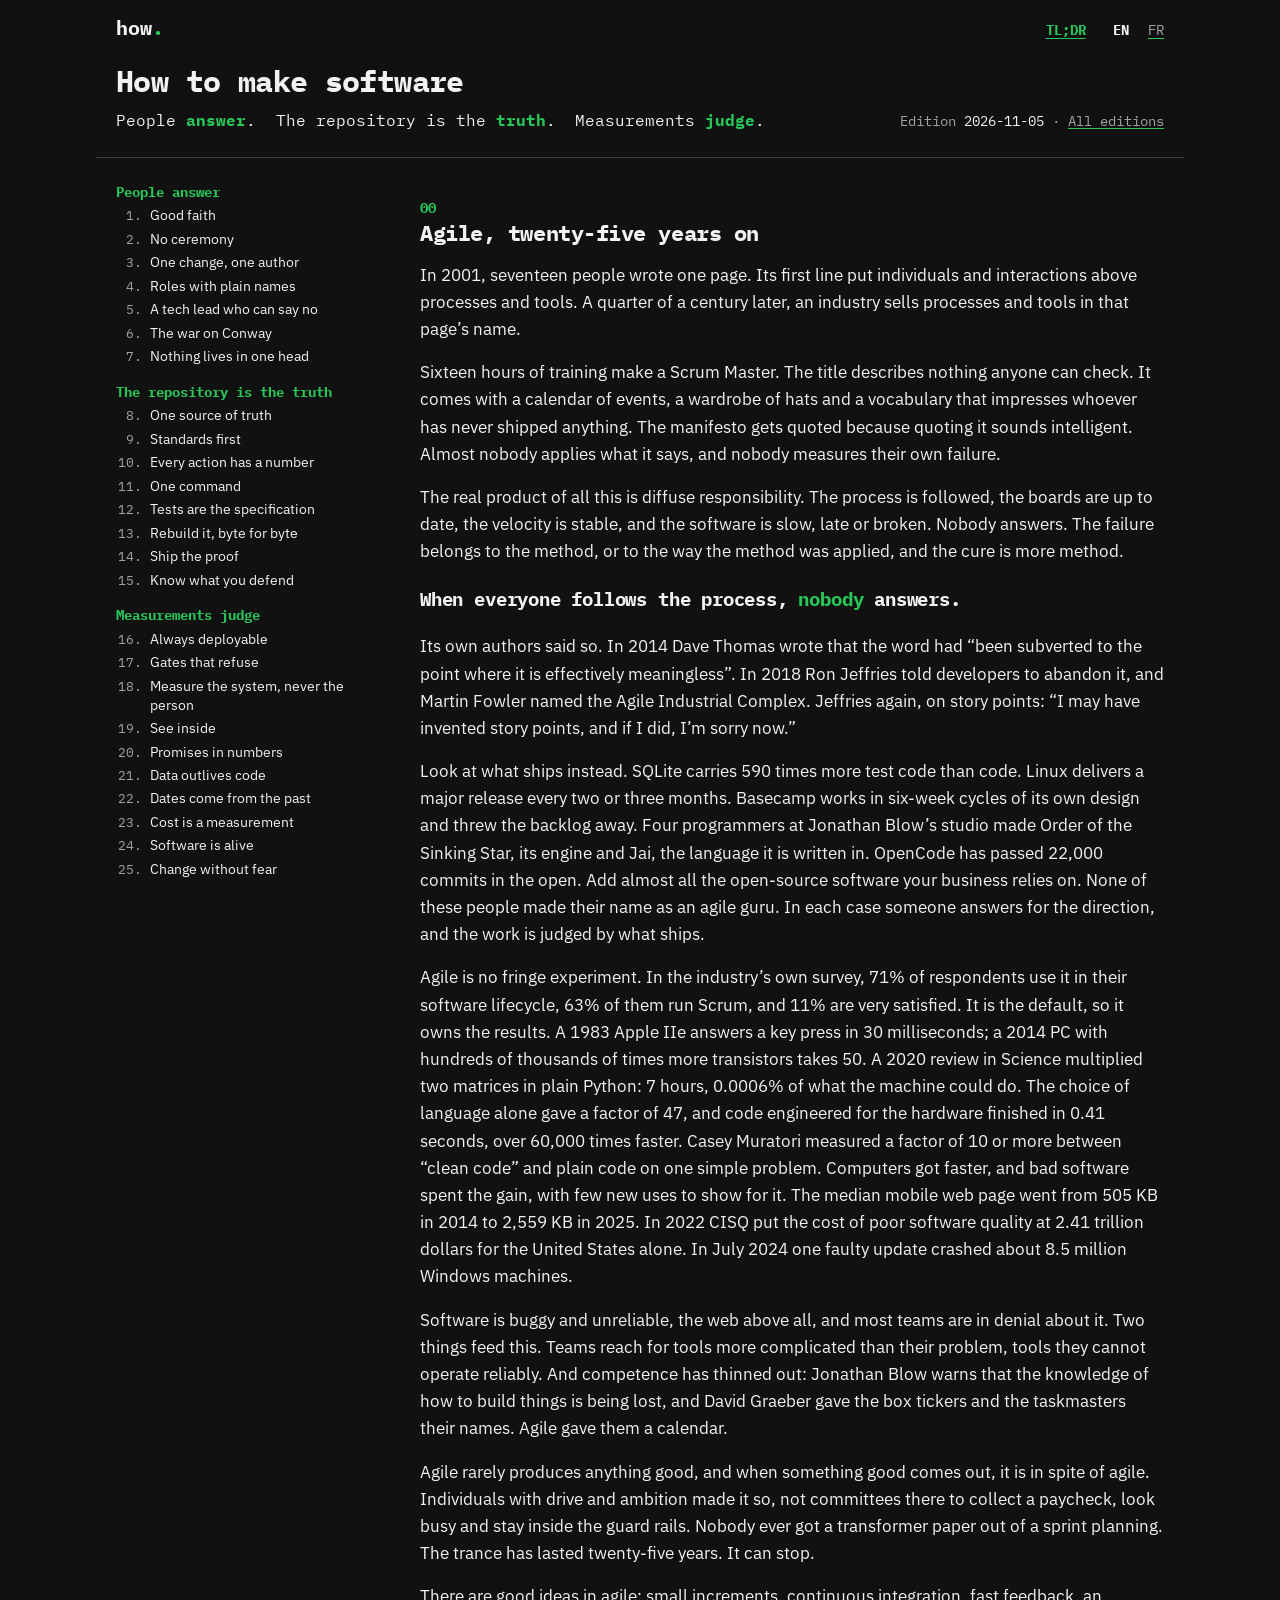
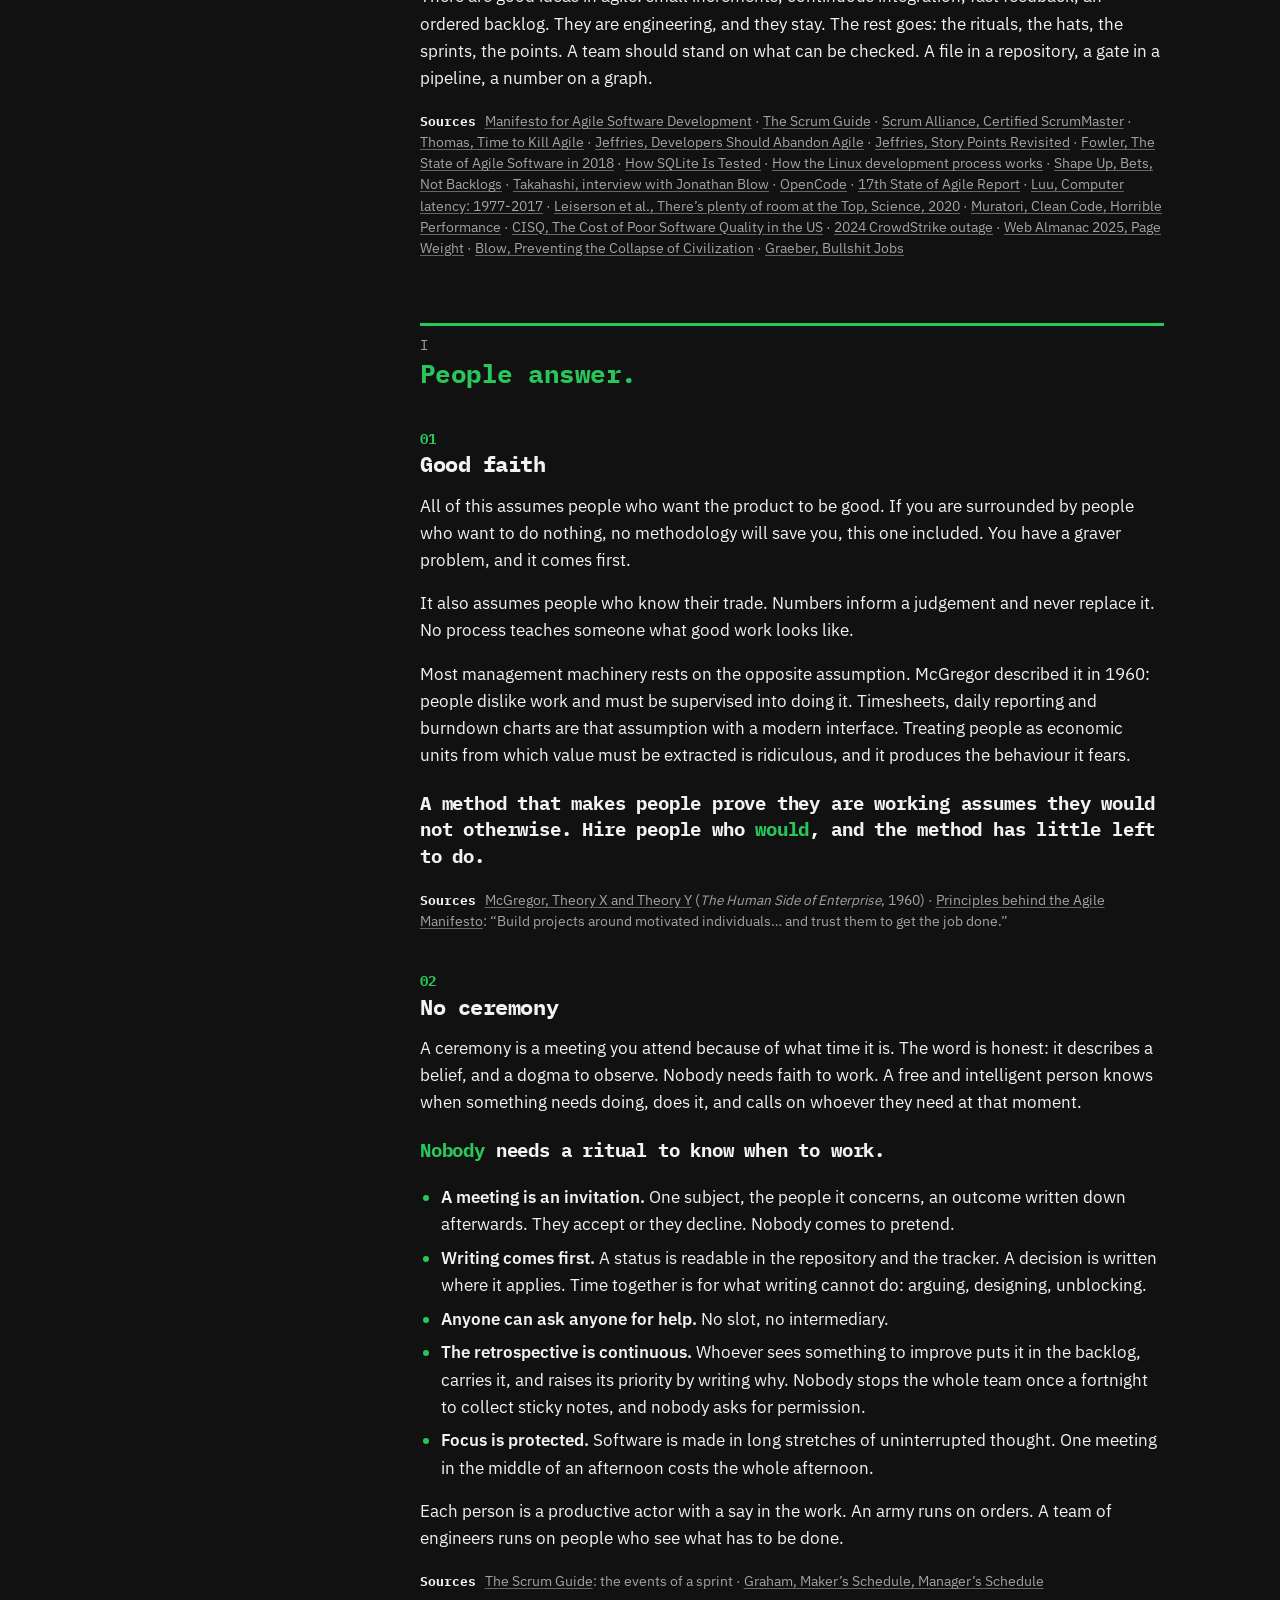
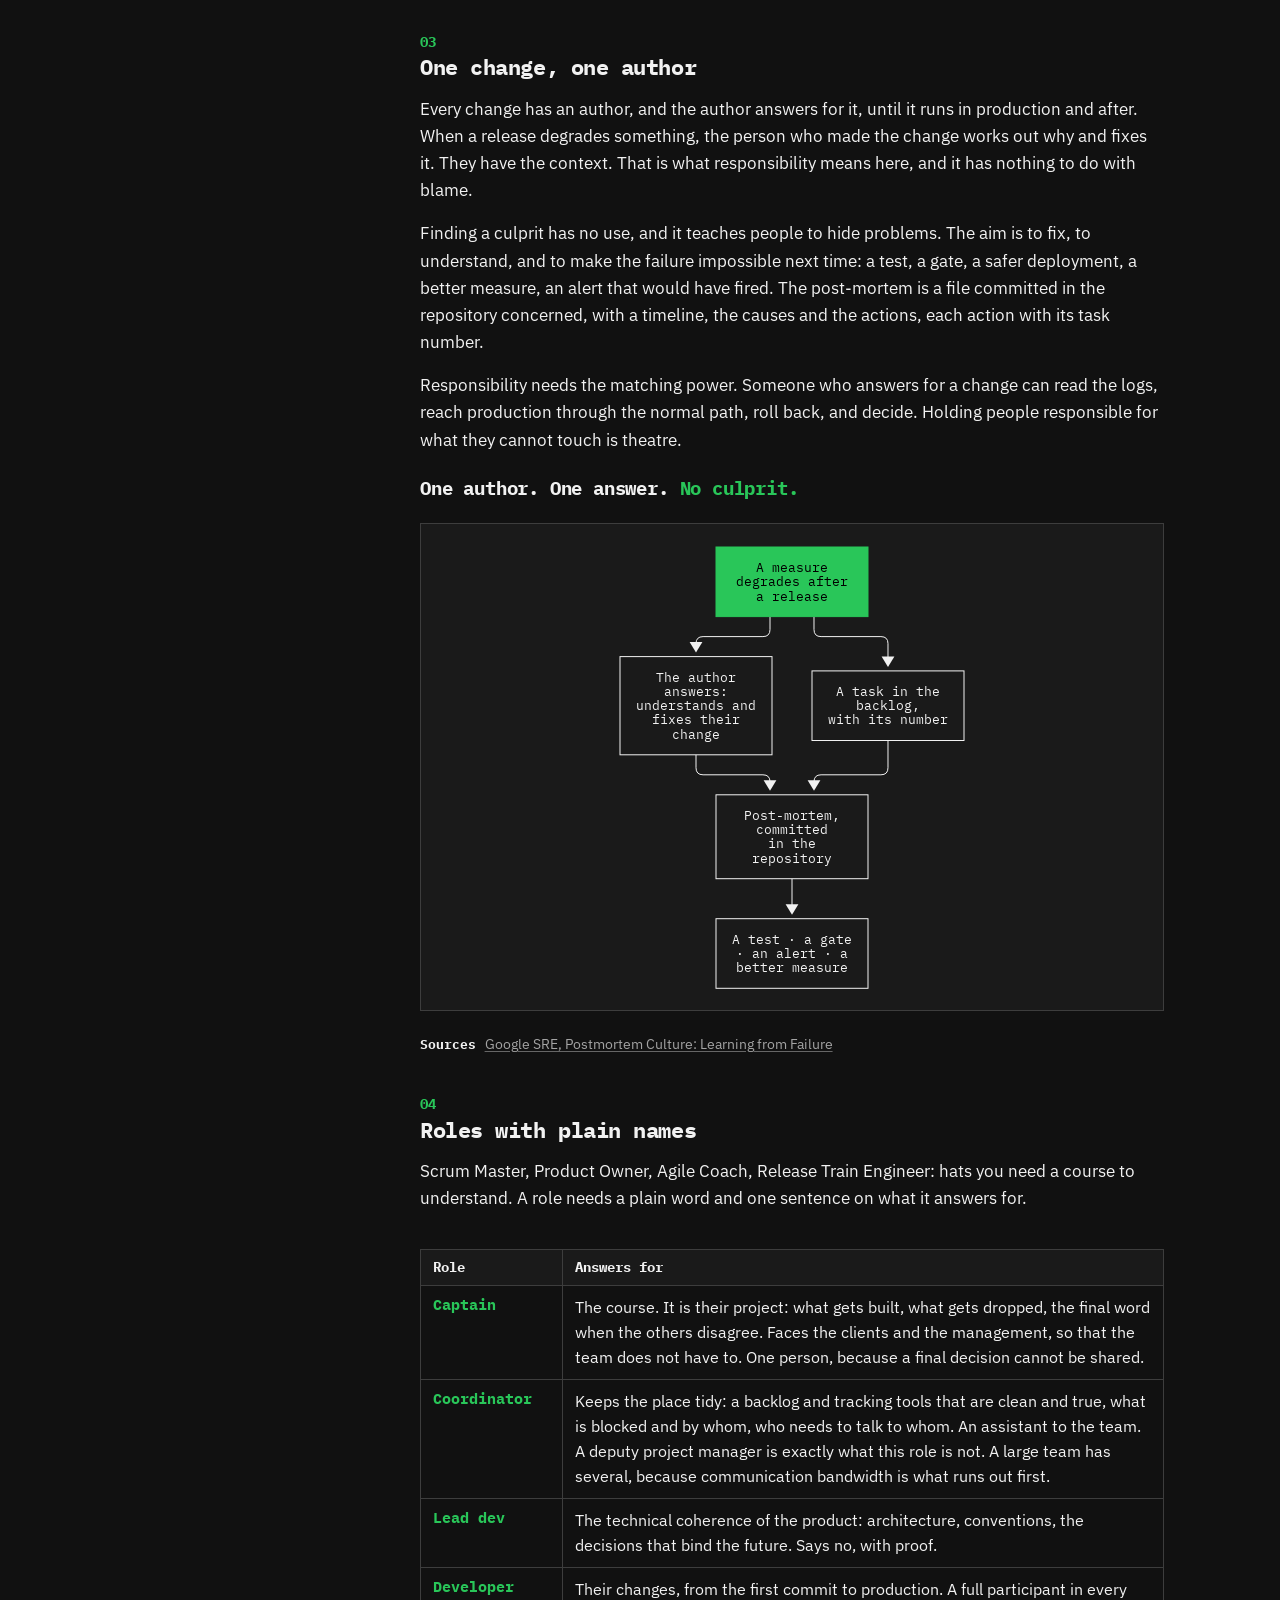
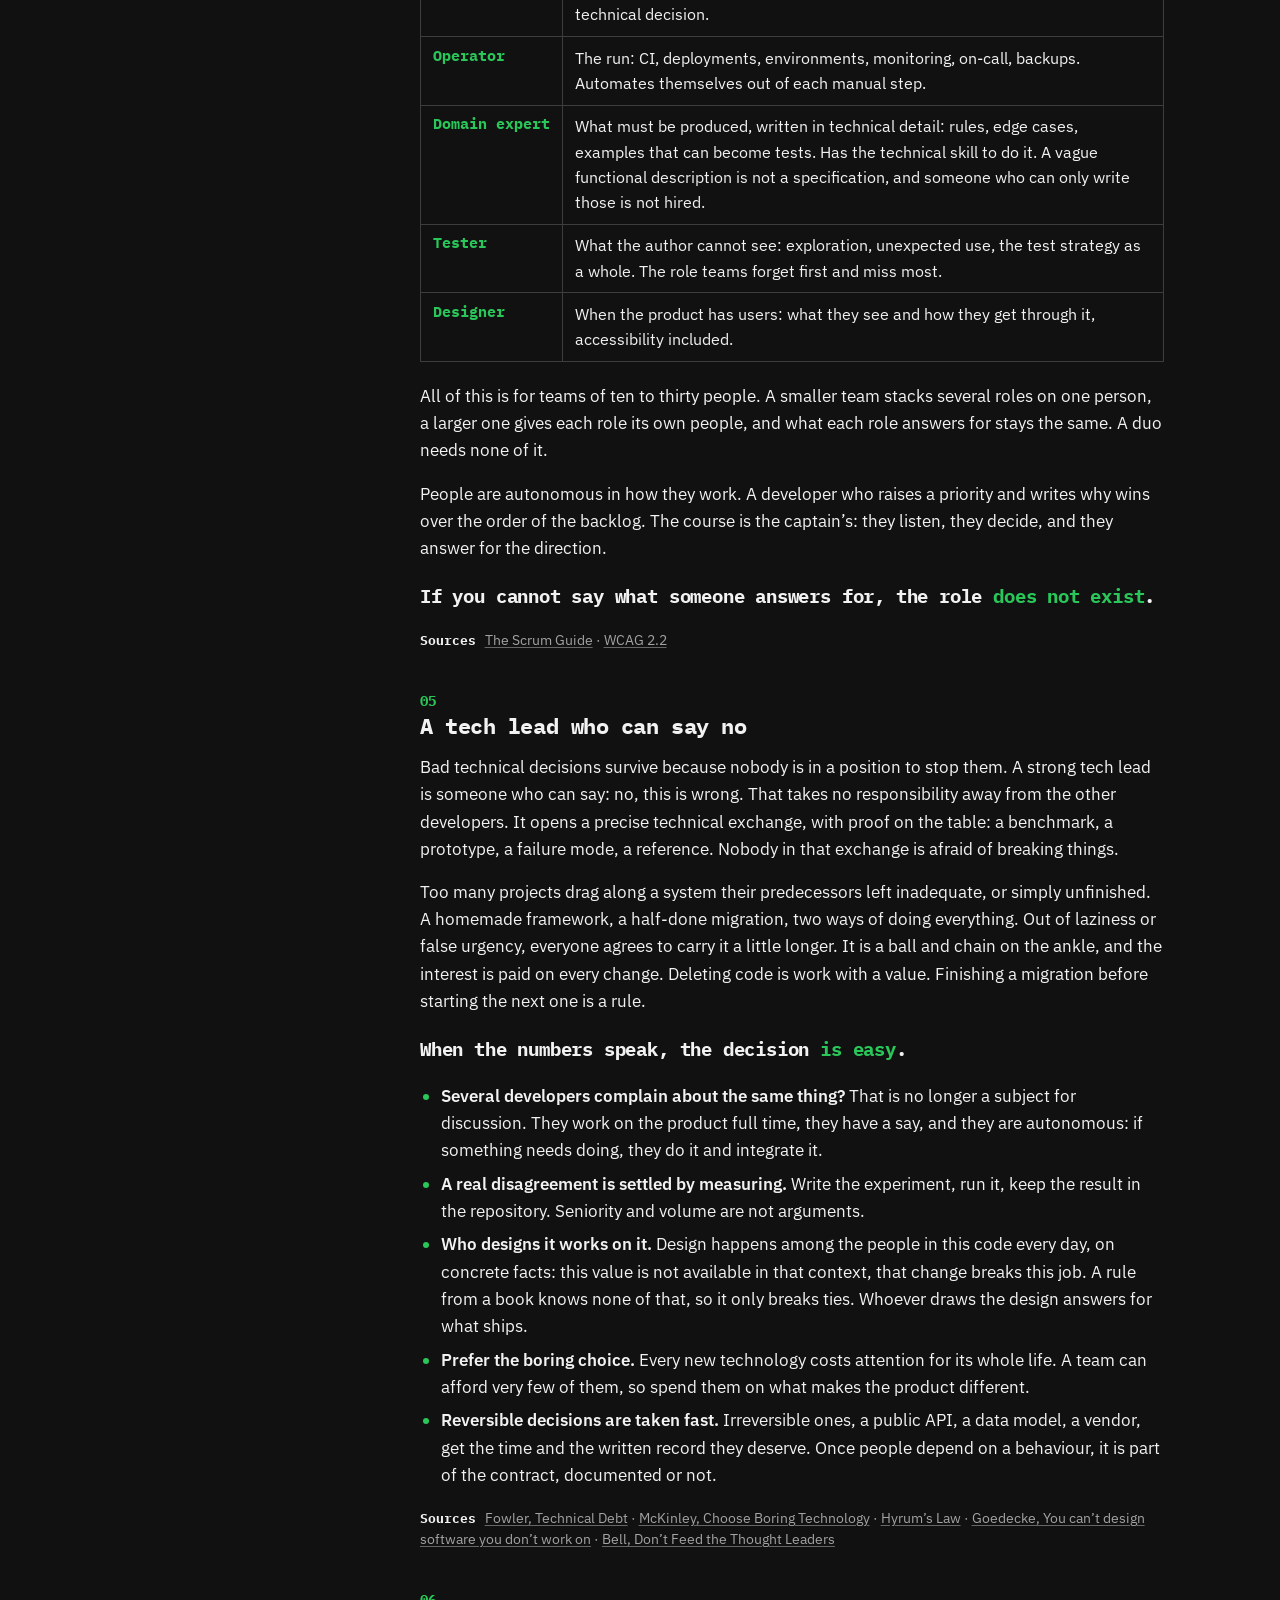
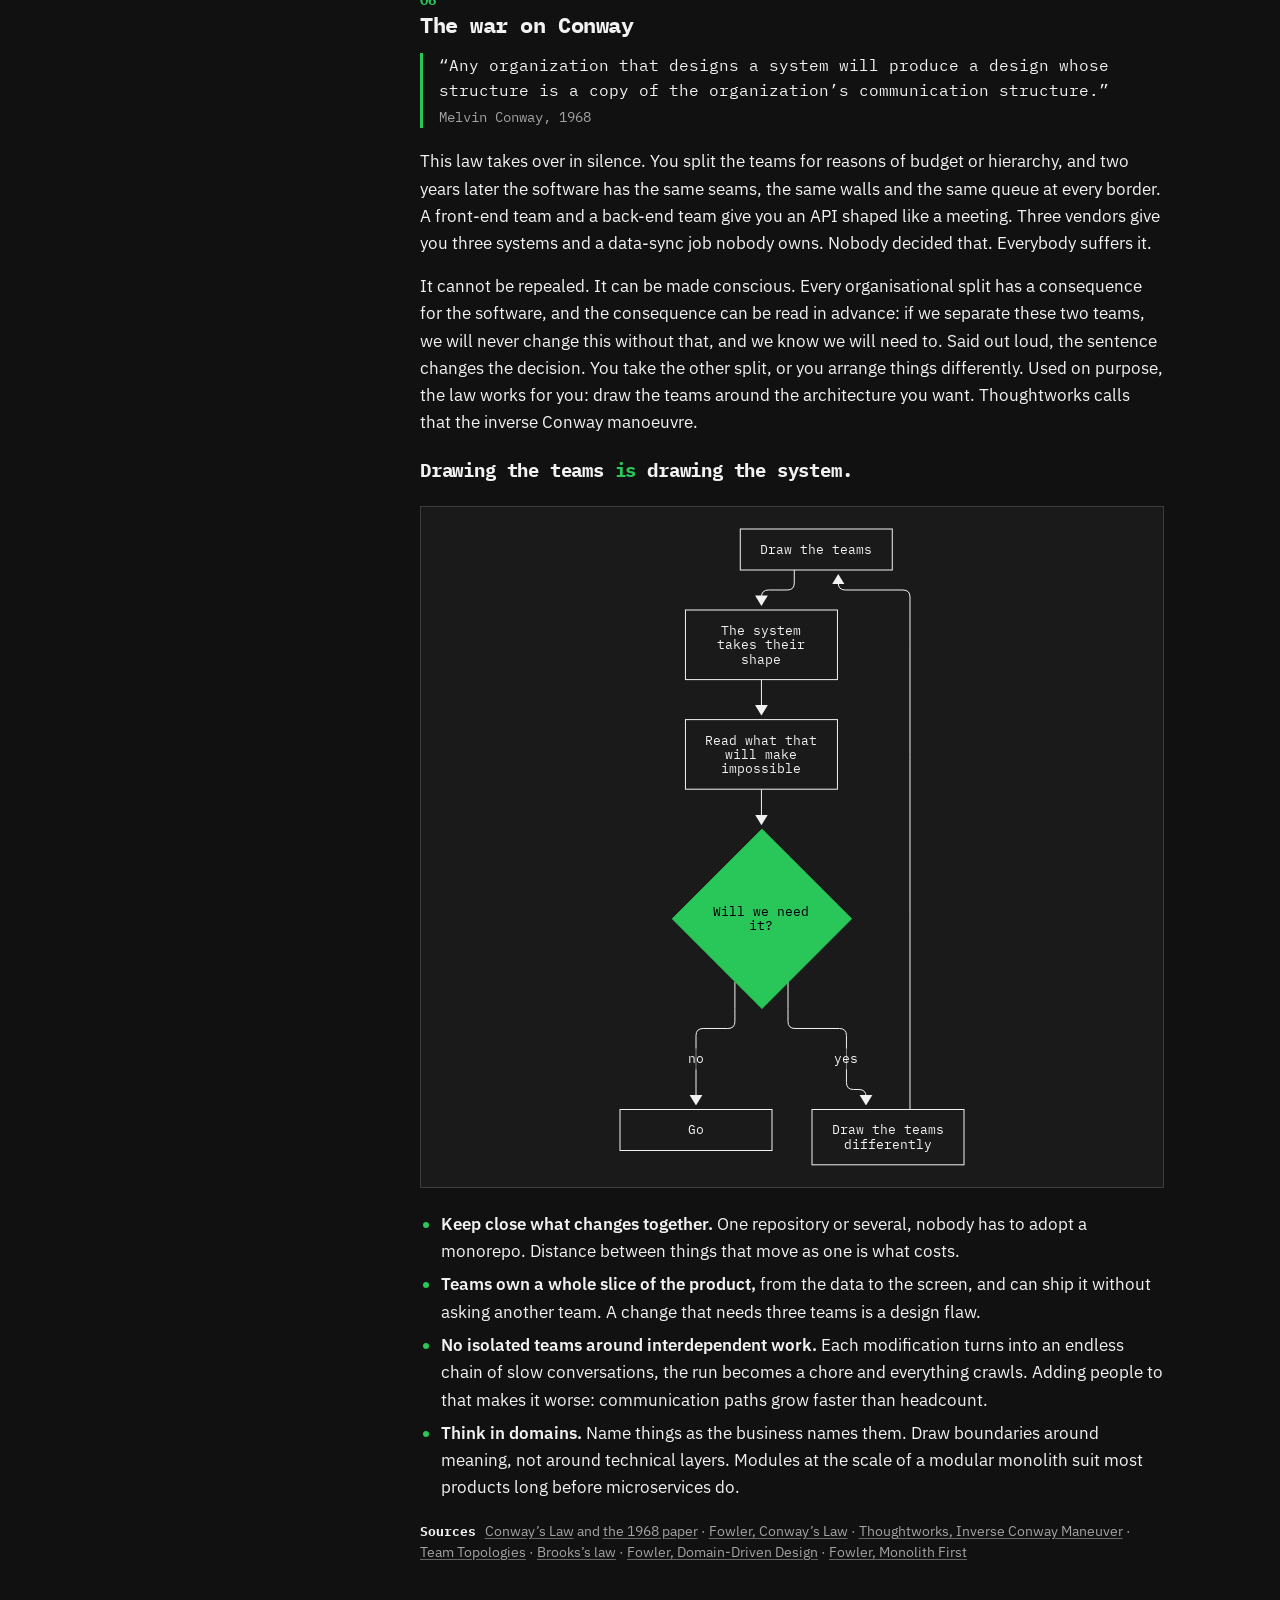
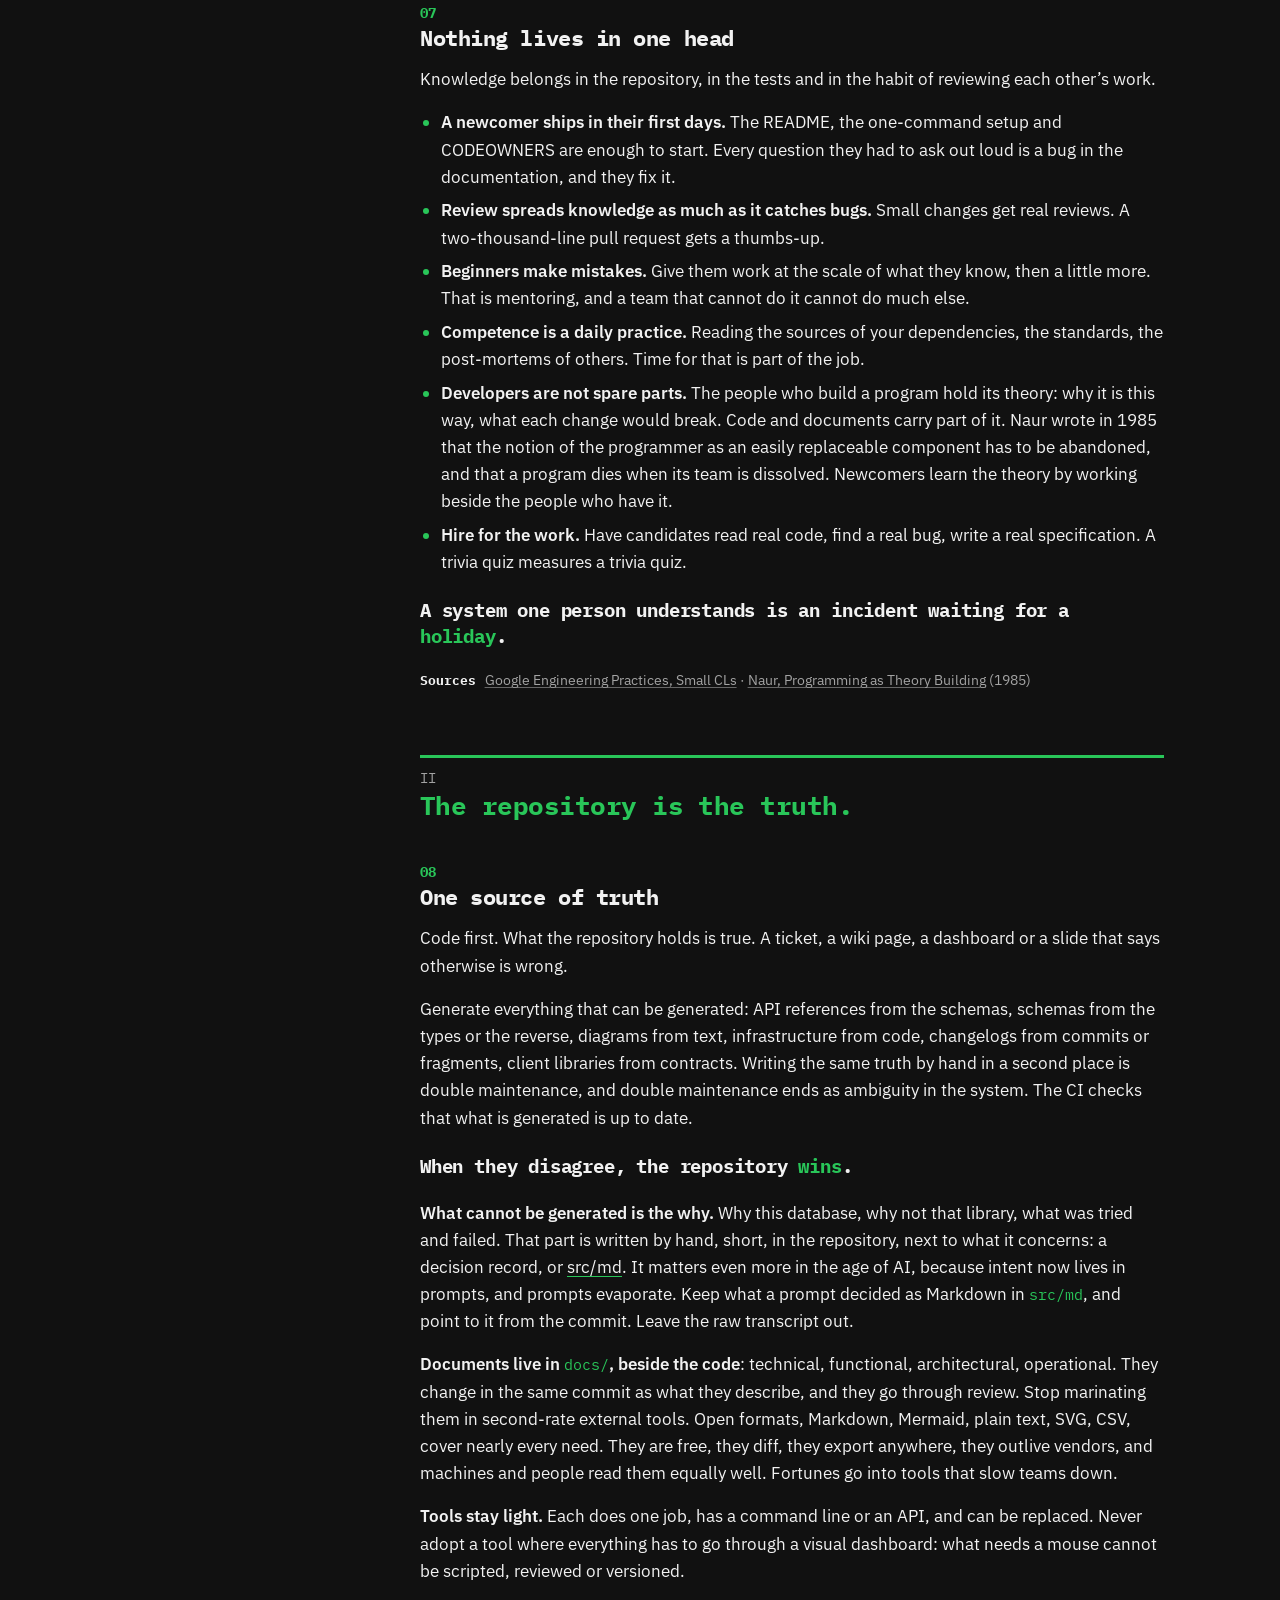
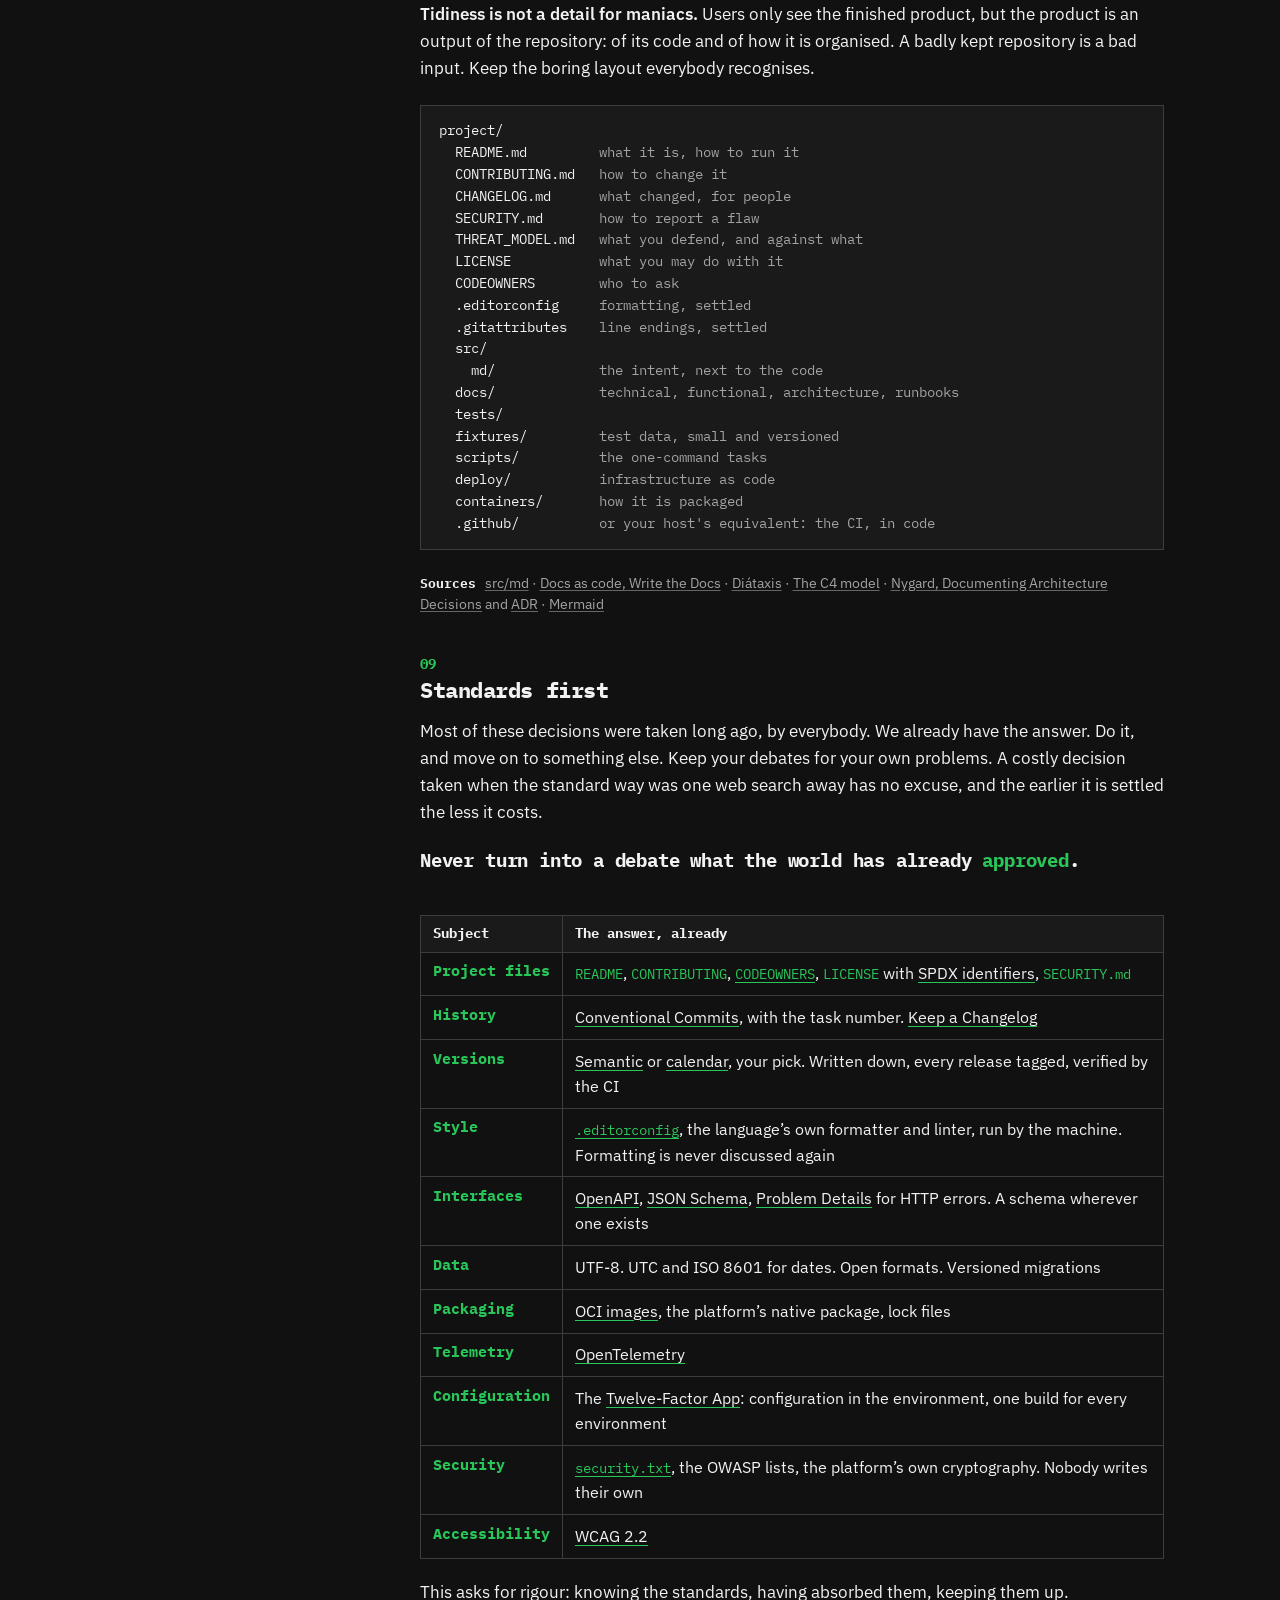
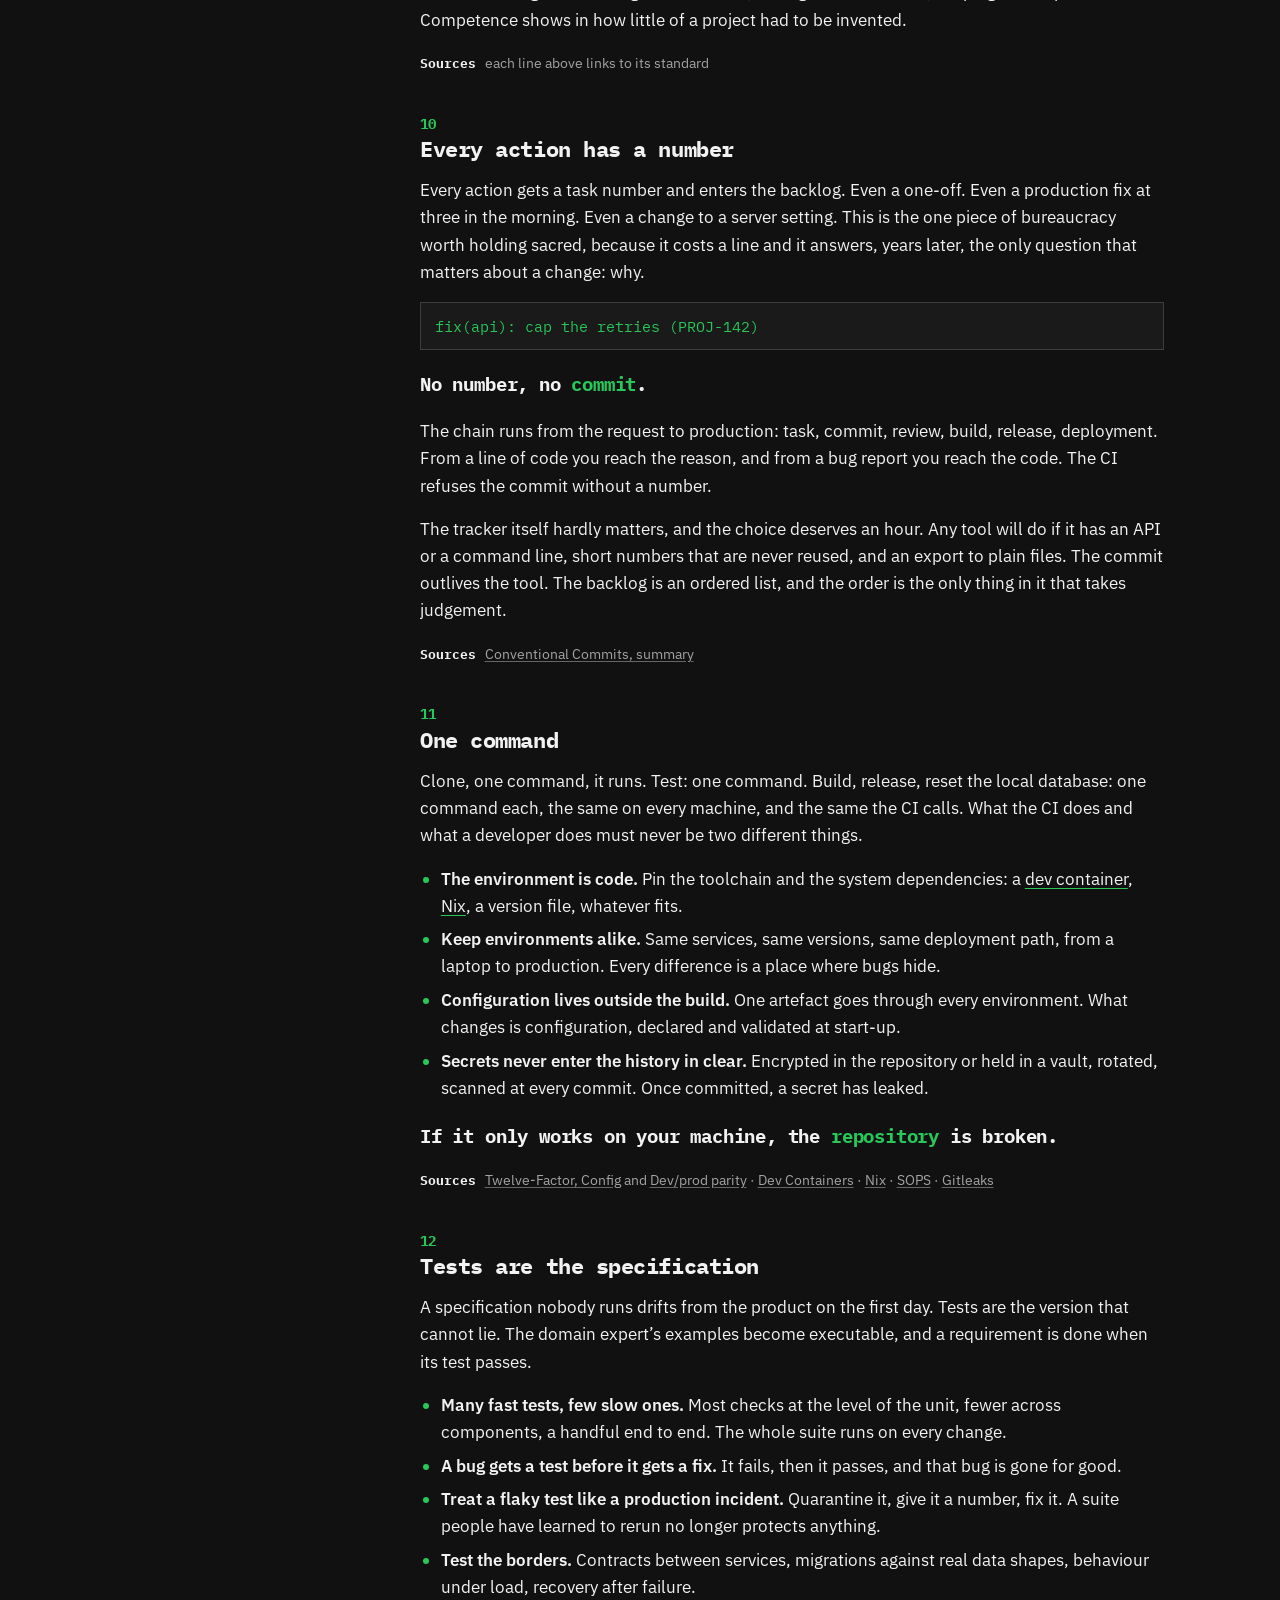
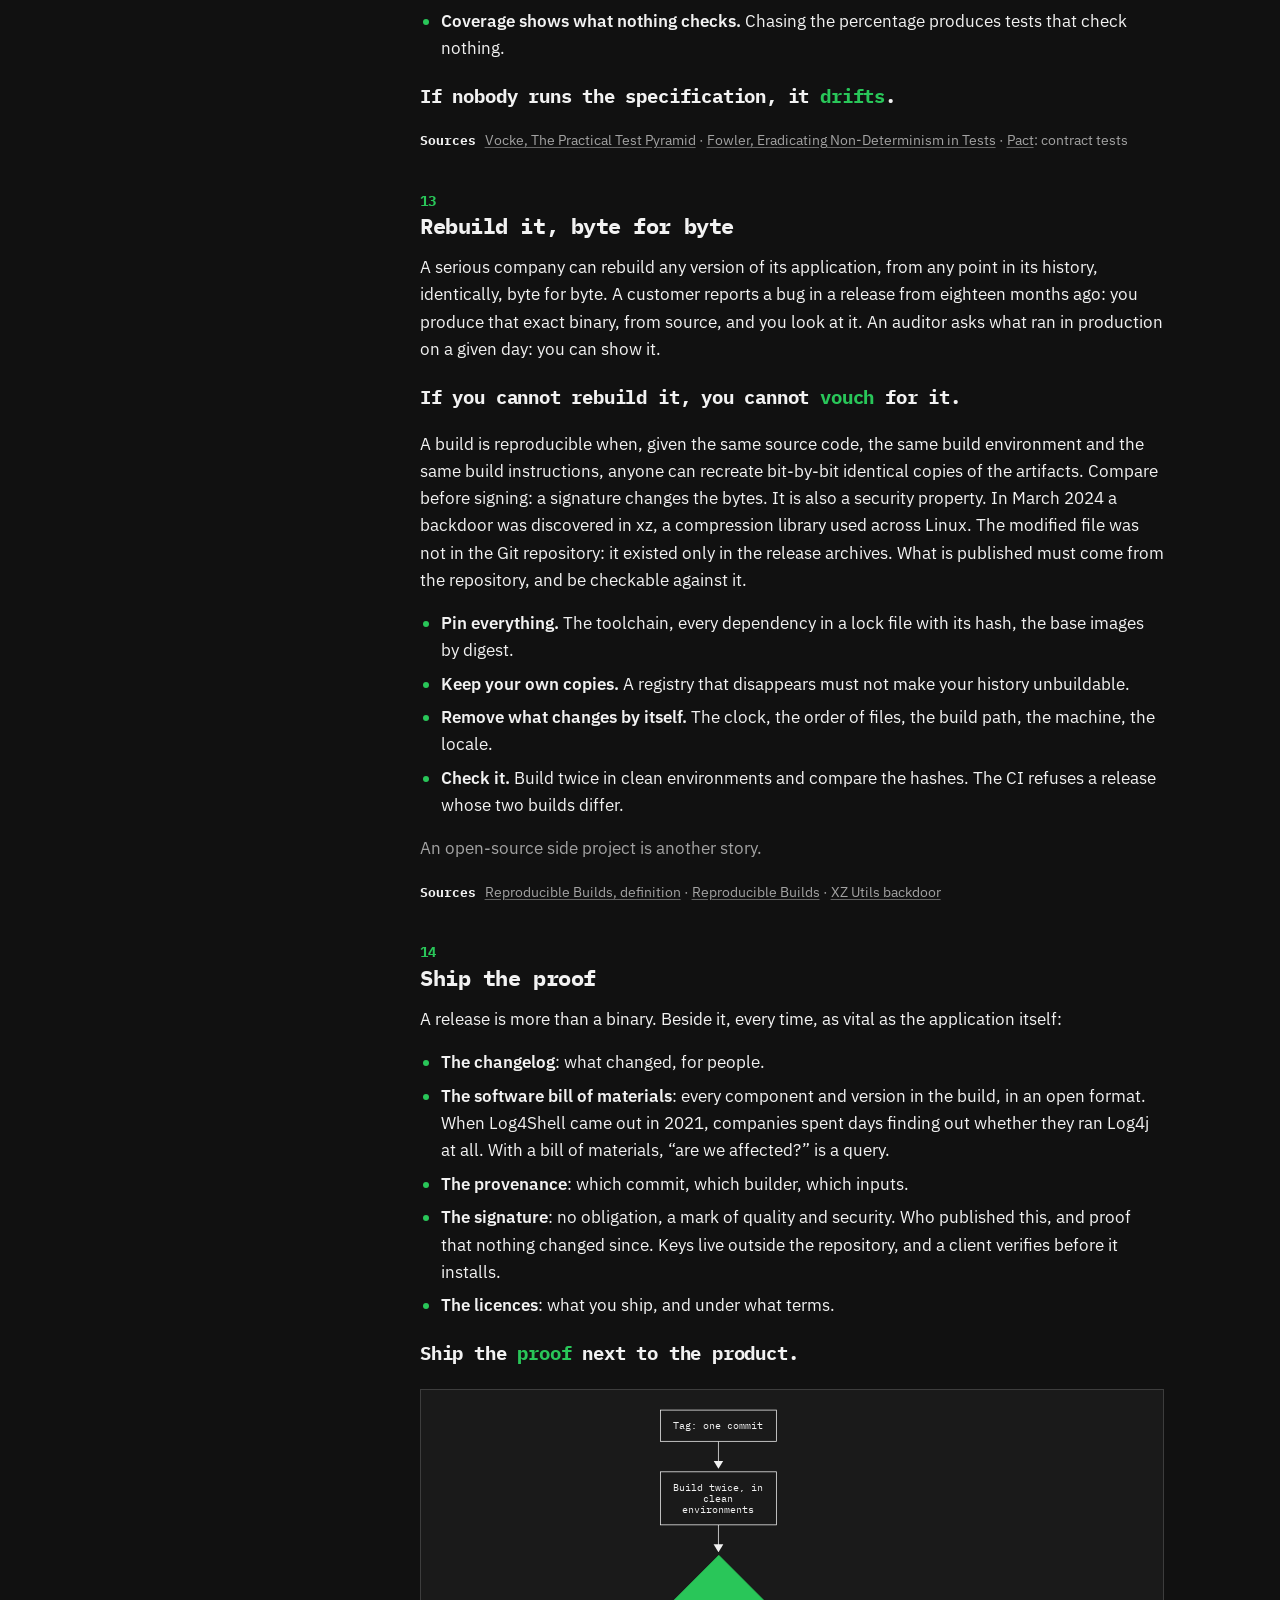
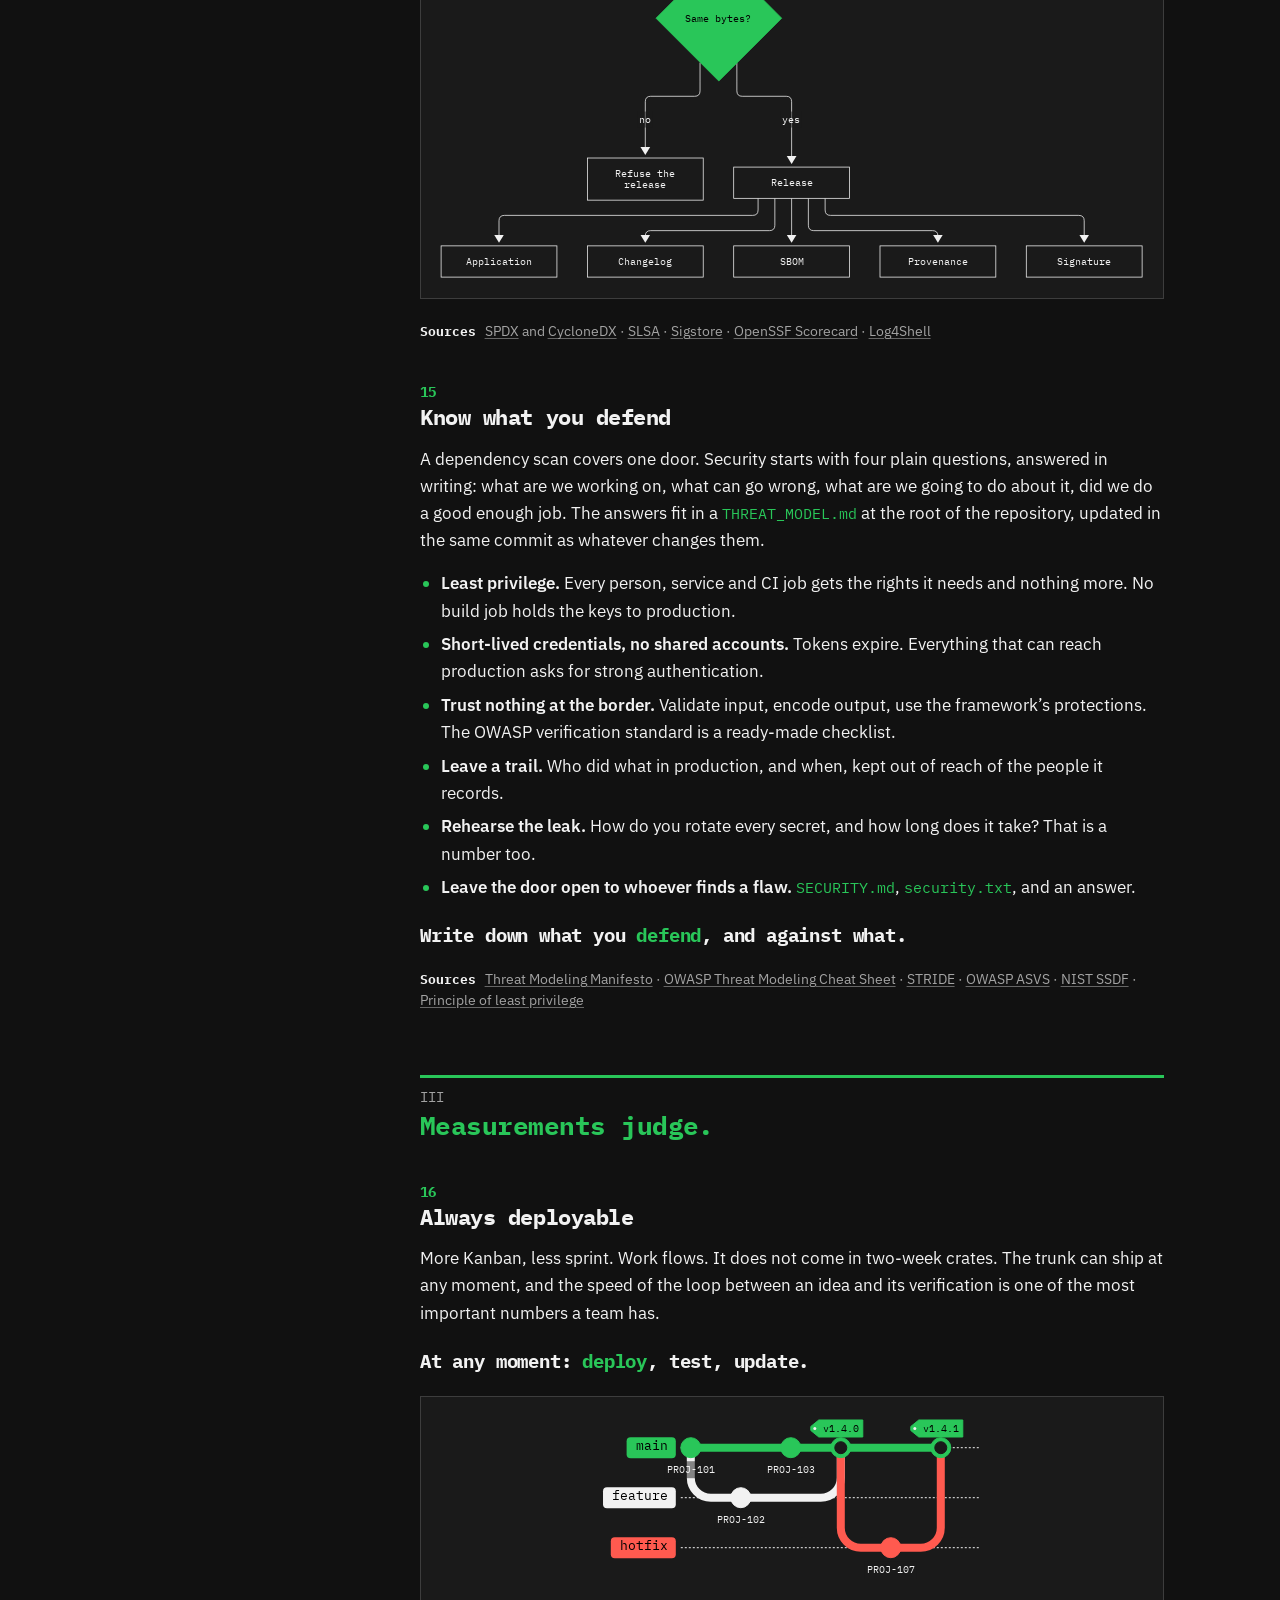
<file: src/site/index.html>
<!doctype html>
<html lang="en">
<head>
<meta charset="utf-8">
<meta name="viewport" content="width=device-width, initial-scale=1">
<title>how. How to make software</title>
<meta name="description" content="People answer. The repository is the truth. Measurements judge.">
<meta name="author" content="Sacha Froment">
<meta name="color-scheme" content="dark">
<meta name="theme-color" content="#111111">
<link rel="canonical" href="https://how.froment.software/">
<link rel="alternate" hreflang="en" href="https://how.froment.software/">
<link rel="alternate" hreflang="fr" href="https://how.froment.software/fr/">
<link rel="alternate" hreflang="x-default" href="https://how.froment.software/">
<link rel="alternate" type="application/atom+xml" title="how. Editions" href="https://how.froment.software/feed.xml">
<link rel="license" href="https://creativecommons.org/licenses/by/4.0/">
<link rel="icon" href="favicon.ico" sizes="32x32">
<link rel="icon" href="favicon.svg" type="image/svg+xml">
<link rel="apple-touch-icon" href="apple-touch-icon.png">
<link rel="manifest" href="site.webmanifest">
<meta property="og:type" content="article">
<meta property="og:site_name" content="how.">
<meta property="og:locale" content="en_US">
<meta property="og:locale:alternate" content="fr_FR">
<meta property="og:title" content="How to make software">
<meta property="og:description" content="People answer. The repository is the truth. Measurements judge.">
<meta property="og:url" content="https://how.froment.software/">
<meta property="og:image" content="https://how.froment.software/card-en.png">
<meta property="og:image:secure_url" content="https://how.froment.software/card-en.png">
<meta property="og:image:type" content="image/png">
<meta property="og:image:width" content="1200">
<meta property="og:image:height" content="630">
<meta property="og:image:alt" content="how. How to make software">
<meta property="article:author" content="Sacha Froment">
<meta property="article:published_time" content="2026-11-05">
<meta property="article:modified_time" content="2026-11-05">
<meta name="twitter:card" content="summary_large_image">
<meta name="twitter:title" content="How to make software">
<meta name="twitter:description" content="People answer. The repository is the truth. Measurements judge.">
<meta name="twitter:image" content="https://how.froment.software/card-en.png">
<meta name="twitter:image:alt" content="how. How to make software">
<script type="application/ld+json">
{
  "@context": "https://schema.org",
  "@type": "Article",
  "headline": "How to make software",
  "description": "People answer. The repository is the truth. Measurements judge.",
  "inLanguage": "en",
  "url": "https://how.froment.software/",
  "image": "https://how.froment.software/card-en.png",
  "datePublished": "2026-11-05",
  "dateModified": "2026-11-05",
  "author": { "@type": "Person", "name": "Sacha Froment", "url": "https://froment.software" },
  "publisher": { "@type": "Organization", "name": "Froment Software", "url": "https://froment.software" },
  "license": "https://creativecommons.org/licenses/by/4.0/"
}
</script>
<link rel="stylesheet" href="style.css">
</head>
<body>
<a class="skip" href="#text">Skip to the text</a>

<header class="cover">
  <div class="bar">
    <a class="wordmark" href="./" data-keep>how<span>.</span></a>
    <a class="tldr-link" href="#tldr">TL;DR</a>
    <nav class="lang" aria-label="Language"><a href="./" data-keep aria-current="true">EN</a> <a href="fr/" data-keep hreflang="fr" lang="fr">FR</a></nav>
  </div>
  <h1>How to make software</h1>
  <div class="sub">
    <p class="oneline">
      <span>People <em>answer</em>.</span>
      <span>The repository is the <em>truth</em>.</span>
      <span>Measurements <em>judge</em>.</span>
    </p>
    <!--edition--><p class="edition">Edition <time datetime="2026-11-05">2026-11-05</time> &middot; <a href="archive/">All editions</a></p><!--/edition-->
  </div>
</header>

<main id="text">

<div class="page">
  <nav class="toc" aria-label="Contents">
    <div>
      <h2>People answer</h2>
      <ol start="1">
        <li><a href="#precondition">Good faith</a></li>
        <li><a href="#ceremony">No ceremony</a></li>
        <li><a href="#answer">One change, one author</a></li>
        <li><a href="#roles">Roles with plain names</a></li>
        <li><a href="#lead">A tech lead who can say no</a></li>
        <li><a href="#conway">The war on Conway</a></li>
        <li><a href="#team">Nothing lives in one head</a></li>
      </ol>
    </div>
    <div>
      <h2>The repository is the truth</h2>
      <ol start="8">
        <li><a href="#truth">One source of truth</a></li>
        <li><a href="#standards">Standards first</a></li>
        <li><a href="#numbers">Every action has a number</a></li>
        <li><a href="#setup">One command</a></li>
        <li><a href="#tests">Tests are the specification</a></li>
        <li><a href="#rebuild">Rebuild it, byte for byte</a></li>
        <li><a href="#trace">Ship the proof</a></li>
        <li><a href="#threats">Know what you defend</a></li>
      </ol>
    </div>
    <div>
      <h2>Measurements judge</h2>
      <ol start="16">
        <li><a href="#flow">Always deployable</a></li>
        <li><a href="#gates">Gates that refuse</a></li>
        <li><a href="#measure">Measure the system, never the person</a></li>
        <li><a href="#observe">See inside</a></li>
        <li><a href="#budget">Promises in numbers</a></li>
        <li><a href="#data">Data outlives code</a></li>
        <li><a href="#dates">Dates come from the past</a></li>
        <li><a href="#cost">Cost is a measurement</a></li>
        <li><a href="#prune">Software is alive</a></li>
        <li><a href="#change">Change without fear</a></li>
      </ol>
    </div>
  </nav>

  <section id="agile">
    <span class="num">00</span>
    <h3>Agile, twenty-five years on</h3>
    <p>In 2001, seventeen people wrote one page. Its first line put individuals and interactions above processes and tools. A quarter of a century later, an industry sells processes and tools in that page&rsquo;s name.</p>
    <p>Sixteen hours of training make a Scrum Master. The title describes nothing anyone can check. It comes with a calendar of events, a wardrobe of hats and a vocabulary that impresses whoever has never shipped anything. The manifesto gets quoted because quoting it sounds intelligent. Almost nobody applies what it says, and nobody measures their own failure.</p>
    <p>The real product of all this is diffuse responsibility. The process is followed, the boards are up to date, the velocity is stable, and the software is slow, late or broken. Nobody answers. The failure belongs to the method, or to the way the method was applied, and the cure is more method.</p>
    <p class="say">When everyone follows the process, <em>nobody</em> answers.</p>
    <p>Its own authors said so. In 2014 Dave Thomas wrote that the word had &ldquo;been subverted to the point where it is effectively meaningless&rdquo;. In 2018 Ron Jeffries told developers to abandon it, and Martin Fowler named the Agile Industrial Complex. Jeffries again, on story points: &ldquo;I may have invented story points, and if I did, I&rsquo;m sorry now.&rdquo;</p>
    <p>Look at what ships instead. SQLite carries 590 times more test code than code. Linux delivers a major release every two or three months. Basecamp works in six-week cycles of its own design and threw the backlog away. Four programmers at Jonathan Blow&rsquo;s studio made Order of the Sinking Star, its engine and Jai, the language it is written in. OpenCode has passed 22,000 commits in the open. Add almost all the open-source software your business relies on. None of these people made their name as an agile guru. In each case someone answers for the direction, and the work is judged by what ships.</p>
    <p>Agile is no fringe experiment. In the industry&rsquo;s own survey, 71% of respondents use it in their software lifecycle, 63% of them run Scrum, and 11% are very satisfied. It is the default, so it owns the results. A 1983 Apple IIe answers a key press in 30 milliseconds; a 2014 PC with hundreds of thousands of times more transistors takes 50. A 2020 review in Science multiplied two matrices in plain Python: 7 hours, 0.0006% of what the machine could do. The choice of language alone gave a factor of 47, and code engineered for the hardware finished in 0.41 seconds, over 60,000 times faster. Casey Muratori measured a factor of 10 or more between &ldquo;clean code&rdquo; and plain code on one simple problem. Computers got faster, and bad software spent the gain, with few new uses to show for it. The median mobile web page went from 505 KB in 2014 to 2,559 KB in 2025. In 2022 CISQ put the cost of poor software quality at 2.41 trillion dollars for the United States alone. In July 2024 one faulty update crashed about 8.5 million Windows machines.</p>
    <p>Software is buggy and unreliable, the web above all, and most teams are in denial about it. Two things feed this. Teams reach for tools more complicated than their problem, tools they cannot operate reliably. And competence has thinned out: Jonathan Blow warns that the knowledge of how to build things is being lost, and David Graeber gave the box tickers and the taskmasters their names. Agile gave them a calendar.</p>
    <p>Agile rarely produces anything good, and when something good comes out, it is in spite of agile. Individuals with drive and ambition made it so, not committees there to collect a paycheck, look busy and stay inside the guard rails. Nobody ever got a transformer paper out of a sprint planning. The trance has lasted twenty-five years. It can stop.</p>
    <p>There are good ideas in agile: small increments, continuous integration, fast feedback, an ordered backlog. They are engineering, and they stay. The rest goes: the rituals, the hats, the sprints, the points. A team should stand on what can be checked. A file in a repository, a gate in a pipeline, a number on a graph.</p>
    <p class="src"><b>Sources</b>
      <a href="https://agilemanifesto.org/">Manifesto for Agile Software Development</a> &middot;
      <a href="https://scrumguides.org/scrum-guide.html">The Scrum Guide</a> &middot;
      <a href="https://www.scrumalliance.org/get-certified/scrum-master-track/certified-scrummaster">Scrum Alliance, Certified ScrumMaster</a> &middot;
      <a href="https://pragdave.me/thoughts/active/2014-03-04-time-to-kill-agile.html">Thomas, Time to Kill Agile</a> &middot;
      <a href="https://ronjeffries.com/articles/018-01ff/abandon-1">Jeffries, Developers Should Abandon Agile</a> &middot;
      <a href="https://ronjeffries.com/articles/019-01ff/story-points/Index.html">Jeffries, Story Points Revisited</a> &middot;
      <a href="https://martinfowler.com/articles/agile-aus-2018.html">Fowler, The State of Agile Software in 2018</a> &middot;
      <a href="https://www.sqlite.org/testing.html">How SQLite Is Tested</a> &middot;
      <a href="https://docs.kernel.org/process/2.Process.html">How the Linux development process works</a> &middot;
      <a href="https://basecamp.com/shapeup/2.1-chapter-07">Shape Up, Bets, Not Backlogs</a> &middot;
      <a href="https://gamesbeat.com/how-thekla-created-order-of-the-sinking-star-with-1500-puzzles-jonathan-blow-exclusive-intervie">Takahashi, interview with Jonathan Blow</a> &middot;
      <a href="https://github.com/anomalyco/opencode">OpenCode</a> &middot;
      <a href="https://digital.ai/press-releases/17th-state-of-agile-report-71-use-agile-in-their-sdlc-small-organizations-report-strong-business-benefits-medium-and-larger-sized-companies-continue-to-experience-barriers-in-successfully-scaling-a/">17th State of Agile Report</a> &middot;
      <a href="https://danluu.com/input-lag/">Luu, Computer latency: 1977-2017</a> &middot;
      <a href="https://www.science.org/doi/10.1126/science.aam9744">Leiserson et al., There&rsquo;s plenty of room at the Top, Science, 2020</a> &middot;
      <a href="https://www.computerenhance.com/p/clean-code-horrible-performance">Muratori, Clean Code, Horrible Performance</a> &middot;
      <a href="https://www.it-cisq.org/press-releases/12-06-22">CISQ, The Cost of Poor Software Quality in the US</a> &middot;
      <a href="https://en.wikipedia.org/wiki/2024_CrowdStrike-related_IT_outages">2024 CrowdStrike outage</a> &middot;
      <a href="https://almanac.httparchive.org/en/2025/page-weight">Web Almanac 2025, Page Weight</a> &middot;
      <a href="https://www.youtube.com/watch?v=ZSRHeXYDLko">Blow, Preventing the Collapse of Civilization</a> &middot;
      <a href="https://en.wikipedia.org/wiki/Bullshit_Jobs">Graeber, Bullshit Jobs</a></p>
  </section>
</div>

<div class="chapter" id="people">
  <p>I</p>
  <h2>People answer.</h2>
</div>

<div class="page">

  <section id="precondition">
    <span class="num">01</span>
    <h3>Good faith</h3>
    <p>All of this assumes people who want the product to be good. If you are surrounded by people who want to do nothing, no methodology will save you, this one included. You have a graver problem, and it comes first.</p>
    <p>It also assumes people who know their trade. Numbers inform a judgement and never replace it. No process teaches someone what good work looks like.</p>
    <p>Most management machinery rests on the opposite assumption. McGregor described it in 1960: people dislike work and must be supervised into doing it. Timesheets, daily reporting and burndown charts are that assumption with a modern interface. Treating people as economic units from which value must be extracted is ridiculous, and it produces the behaviour it fears.</p>
    <p class="say">A method that makes people prove they are working assumes they would not otherwise. Hire people who <em>would</em>, and the method has little left to do.</p>
    <p class="src"><b>Sources</b>
      <a href="https://en.wikipedia.org/wiki/Theory_X_and_Theory_Y">McGregor, Theory X and Theory Y</a> (<i>The Human Side of Enterprise</i>, 1960) &middot;
      <a href="https://agilemanifesto.org/principles.html">Principles behind the Agile Manifesto</a>: &ldquo;Build projects around motivated individuals&hellip; and trust them to get the job done.&rdquo;</p>
  </section>

  <section id="ceremony">
    <span class="num">02</span>
    <h3>No ceremony</h3>
    <p>A ceremony is a meeting you attend because of what time it is. The word is honest: it describes a belief, and a dogma to observe. Nobody needs faith to work. A free and intelligent person knows when something needs doing, does it, and calls on whoever they need at that moment.</p>
    <p class="say"><em>Nobody</em> needs a ritual to know when to work.</p>
    <ul>
      <li><strong>A meeting is an invitation.</strong> One subject, the people it concerns, an outcome written down afterwards. They accept or they decline. Nobody comes to pretend.</li>
      <li><strong>Writing comes first.</strong> A status is readable in the repository and the tracker. A decision is written where it applies. Time together is for what writing cannot do: arguing, designing, unblocking.</li>
      <li><strong>Anyone can ask anyone for help.</strong> No slot, no intermediary.</li>
      <li><strong>The retrospective is continuous.</strong> Whoever sees something to improve puts it in the backlog, carries it, and raises its priority by writing why. Nobody stops the whole team once a fortnight to collect sticky notes, and nobody asks for permission.</li>
      <li><strong>Focus is protected.</strong> Software is made in long stretches of uninterrupted thought. One meeting in the middle of an afternoon costs the whole afternoon.</li>
    </ul>
    <p>Each person is a productive actor with a say in the work. An army runs on orders. A team of engineers runs on people who see what has to be done.</p>
    <p class="src"><b>Sources</b>
      <a href="https://scrumguides.org/scrum-guide.html">The Scrum Guide</a>: the events of a sprint &middot;
      <a href="https://www.paulgraham.com/makersschedule.html">Graham, Maker&rsquo;s Schedule, Manager&rsquo;s Schedule</a></p>
  </section>

  <section id="answer">
    <span class="num">03</span>
    <h3>One change, one author</h3>
    <p>Every change has an author, and the author answers for it, until it runs in production and after. When a release degrades something, the person who made the change works out why and fixes it. They have the context. That is what responsibility means here, and it has nothing to do with blame.</p>
    <p>Finding a culprit has no use, and it teaches people to hide problems. The aim is to fix, to understand, and to make the failure impossible next time: a test, a gate, a safer deployment, a better measure, an alert that would have fired. The post-mortem is a file committed in the repository concerned, with a timeline, the causes and the actions, each action with its task number.</p>
    <p>Responsibility needs the matching power. Someone who answers for a change can read the logs, reach production through the normal path, roll back, and decide. Holding people responsible for what they cannot touch is theatre.</p>
    <p class="say">One author. One answer. <em>No culprit.</em></p>

    <figure>
      <div class="diagram" data-diagram="answer" data-hash="7e9f9182fd422edc49867ebc4b51598146cbefa4b898429ab820818a3f7f34cc"><svg id="d-answer-0" width="100%" xmlns="http://www.w3.org/2000/svg" xmlns:xlink="http://www.w3.org/1999/xlink" class="flowchart" style="max-width: 360px;" viewBox="4 4 360 457.3000183105469" role="graphics-document document" aria-roledescription="flowchart-v2"><style>#d-answer-0{font-family:'Plex Mono',ui-monospace,Consolas,monospace;font-size:13px;fill:#f2f2f2;}@keyframes edge-animation-frame{from{stroke-dashoffset:0;}}@keyframes dash{to{stroke-dashoffset:0;}}#d-answer-0 .edge-animation-slow{stroke-dasharray:9,5!important;stroke-dashoffset:900;animation:dash 50s linear infinite;stroke-linecap:round;}#d-answer-0 .edge-animation-fast{stroke-dasharray:9,5!important;stroke-dashoffset:900;animation:dash 20s linear infinite;stroke-linecap:round;}#d-answer-0 .error-icon{fill:#1a1a1a;}#d-answer-0 .error-text{fill:#e5e5e5;stroke:#e5e5e5;}#d-answer-0 .edge-thickness-normal{stroke-width:1px;}#d-answer-0 .edge-thickness-thick{stroke-width:3.5px;}#d-answer-0 .edge-pattern-solid{stroke-dasharray:0;}#d-answer-0 .edge-thickness-invisible{stroke-width:0;fill:none;}#d-answer-0 .edge-pattern-dashed{stroke-dasharray:3;}#d-answer-0 .edge-pattern-dotted{stroke-dasharray:2;}#d-answer-0 .marker{fill:#f2f2f2;stroke:#f2f2f2;}#d-answer-0 .marker.cross{stroke:#f2f2f2;}#d-answer-0 svg{font-family:'Plex Mono',ui-monospace,Consolas,monospace;font-size:13px;}#d-answer-0 p{margin:0;}#d-answer-0 .label{font-family:'Plex Mono',ui-monospace,Consolas,monospace;color:#f2f2f2;}#d-answer-0 .cluster-label text{fill:#e5e5e5;}#d-answer-0 .cluster-label span{color:#e5e5e5;}#d-answer-0 .cluster-label span p{background-color:transparent;}#d-answer-0 .label text,#d-answer-0 span{fill:#f2f2f2;color:#f2f2f2;}#d-answer-0 .node rect,#d-answer-0 .node circle,#d-answer-0 .node ellipse,#d-answer-0 .node polygon,#d-answer-0 .node path{fill:#1a1a1a;stroke:#f2f2f2;stroke-width:1px;}#d-answer-0 .rough-node .label text,#d-answer-0 .node .label text,#d-answer-0 .image-shape .label,#d-answer-0 .icon-shape .label{text-anchor:middle;}#d-answer-0 .node .katex path{fill:#000;stroke:#000;stroke-width:1px;}#d-answer-0 .rough-node .label,#d-answer-0 .node .label,#d-answer-0 .image-shape .label,#d-answer-0 .icon-shape .label{text-align:center;}#d-answer-0 .node.clickable{cursor:pointer;}#d-answer-0 .root .anchor path{fill:#f2f2f2!important;stroke-width:0;stroke:#f2f2f2;}#d-answer-0 .arrowheadPath{fill:#e5e5e5;}#d-answer-0 .edgePaths .path{stroke:#f2f2f2;stroke-width:1px;}#d-answer-0 .flowchart-link{stroke:#f2f2f2;fill:none;}#d-answer-0 .edgeLabel{background-color:#1a1a1a;text-align:center;}#d-answer-0 .edgeLabel p{background-color:#1a1a1a;}#d-answer-0 .edgeLabel rect{opacity:0.5;background-color:#1a1a1a;fill:#1a1a1a;}#d-answer-0 .labelBkg{background-color:rgba(26, 26, 26, 0.5);}#d-answer-0 .cluster rect{fill:#1a1a1a;stroke:#f2f2f2;stroke-width:1px;}#d-answer-0 .cluster text{fill:#e5e5e5;}#d-answer-0 .cluster span{color:#e5e5e5;}#d-answer-0 .node .collapsed-indicator{fill:#f2f2f2;stroke:none;opacity:0.6;}#d-answer-0 .node .collapsed-separator{stroke:#f2f2f2;stroke-width:0.75px;}#d-answer-0 div.mermaidTooltip{position:absolute;text-align:center;max-width:200px;padding:2px;font-family:'Plex Mono',ui-monospace,Consolas,monospace;font-size:12px;background:#1a1a1a;border:1px solid hsl(0, 0%, 0.1960784314%);border-radius:2px;pointer-events:none;z-index:100;}#d-answer-0 .flowchartTitleText{text-anchor:middle;font-size:18px;fill:#f2f2f2;}#d-answer-0 rect.text{fill:none;stroke-width:0;}#d-answer-0 .icon-shape,#d-answer-0 .image-shape{background-color:#1a1a1a;text-align:center;}#d-answer-0 .icon-shape p,#d-answer-0 .image-shape p{background-color:#1a1a1a;padding:2px;}#d-answer-0 .icon-shape .label rect,#d-answer-0 .image-shape .label rect{opacity:0.5;background-color:#1a1a1a;fill:#1a1a1a;}#d-answer-0 .label-icon{display:inline-block;height:1em;overflow:visible;vertical-align:-0.125em;}#d-answer-0 .node .label-icon path{fill:currentColor;stroke:revert;stroke-width:revert;}#d-answer-0 .node .neo-node{stroke:#f2f2f2;}#d-answer-0 [data-look="neo"].node rect,#d-answer-0 [data-look="neo"].cluster rect,#d-answer-0 [data-look="neo"].node polygon{stroke:#f2f2f2;filter:drop-shadow( 1px 2px 2px rgba(185,185,185,1));}#d-answer-0 [data-look="neo"].swimlane.cluster rect{filter:none;}#d-answer-0 [data-look="neo"].node path{stroke:#f2f2f2;stroke-width:1px;}#d-answer-0 [data-look="neo"].node .outer-path{filter:drop-shadow( 1px 2px 2px rgba(185,185,185,1));}#d-answer-0 [data-look="neo"].node .neo-line path{stroke:#f2f2f2;filter:none;}#d-answer-0 [data-look="neo"].node circle{stroke:#f2f2f2;filter:drop-shadow( 1px 2px 2px rgba(185,185,185,1));}#d-answer-0 [data-look="neo"].node circle .state-start{fill:#000000;}#d-answer-0 [data-look="neo"].icon-shape .icon{fill:#f2f2f2;filter:drop-shadow( 1px 2px 2px rgba(185,185,185,1));}#d-answer-0 [data-look="neo"].icon-shape .icon-neo path{stroke:#f2f2f2;filter:drop-shadow( 1px 2px 2px rgba(185,185,185,1));}#d-answer-0 :root{--mermaid-font-family:'Plex Mono',ui-monospace,Consolas,monospace;}#d-answer-0 .y rect{fill:rgb(41, 198, 89)!important;stroke:rgb(41, 198, 89)!important;color:rgb(0, 0, 0)!important;}#d-answer-0 .y polygon{fill:rgb(41, 198, 89)!important;stroke:rgb(41, 198, 89)!important;color:rgb(0, 0, 0)!important;}#d-answer-0 .y ellipse{fill:rgb(41, 198, 89)!important;stroke:rgb(41, 198, 89)!important;color:rgb(0, 0, 0)!important;}#d-answer-0 .y circle{fill:rgb(41, 198, 89)!important;stroke:rgb(41, 198, 89)!important;color:rgb(0, 0, 0)!important;}#d-answer-0 .y path{fill:rgb(41, 198, 89)!important;stroke:rgb(41, 198, 89)!important;color:rgb(0, 0, 0)!important;}#d-answer-0 .y tspan{fill:rgb(0, 0, 0)!important;}</style><g><marker id="d-answer-0_flowchart-v2-pointEnd" class="marker flowchart-v2" viewBox="0 0 10 10" refX="5" refY="5" markerUnits="userSpaceOnUse" markerWidth="8" markerHeight="8" orient="auto"><path d="M 0 0 L 10 5 L 0 10 z" class="arrowMarkerPath" style="stroke-width: 1; stroke-dasharray: 1, 0;"></path></marker><marker id="d-answer-0_flowchart-v2-pointStart" class="marker flowchart-v2" viewBox="0 0 10 10" refX="4.5" refY="5" markerUnits="userSpaceOnUse" markerWidth="8" markerHeight="8" orient="auto"><path d="M 0 5 L 10 10 L 10 0 z" class="arrowMarkerPath" style="stroke-width: 1; stroke-dasharray: 1, 0;"></path></marker><marker id="d-answer-0_flowchart-v2-pointEnd-margin" class="marker flowchart-v2" viewBox="0 0 11.5 14" refX="11.5" refY="7" markerUnits="userSpaceOnUse" markerWidth="10.5" markerHeight="14" orient="auto"><path d="M 0 0 L 11.5 7 L 0 14 z" class="arrowMarkerPath" style="stroke-width: 0; stroke-dasharray: 1, 0;"></path></marker><marker id="d-answer-0_flowchart-v2-pointStart-margin" class="marker flowchart-v2" viewBox="0 0 11.5 14" refX="1" refY="7" markerUnits="userSpaceOnUse" markerWidth="11.5" markerHeight="14" orient="auto"><polygon points="0,7 11.5,14 11.5,0" class="arrowMarkerPath" style="stroke-width: 0; stroke-dasharray: 1, 0;"></polygon></marker><marker id="d-answer-0_flowchart-v2-circleEnd" class="marker flowchart-v2" viewBox="0 0 10 10" refX="11" refY="5" markerUnits="userSpaceOnUse" markerWidth="11" markerHeight="11" orient="auto"><circle cx="5" cy="5" r="5" class="arrowMarkerPath" style="stroke-width: 1; stroke-dasharray: 1, 0;"></circle></marker><marker id="d-answer-0_flowchart-v2-circleStart" class="marker flowchart-v2" viewBox="0 0 10 10" refX="-1" refY="5" markerUnits="userSpaceOnUse" markerWidth="11" markerHeight="11" orient="auto"><circle cx="5" cy="5" r="5" class="arrowMarkerPath" style="stroke-width: 1; stroke-dasharray: 1, 0;"></circle></marker><marker id="d-answer-0_flowchart-v2-circleEnd-margin" class="marker flowchart-v2" viewBox="0 0 10 10" refY="5" refX="12.25" markerUnits="userSpaceOnUse" markerWidth="14" markerHeight="14" orient="auto"><circle cx="5" cy="5" r="5" class="arrowMarkerPath" style="stroke-width: 0; stroke-dasharray: 1, 0;"></circle></marker><marker id="d-answer-0_flowchart-v2-circleStart-margin" class="marker flowchart-v2" viewBox="0 0 10 10" refX="-2" refY="5" markerUnits="userSpaceOnUse" markerWidth="14" markerHeight="14" orient="auto"><circle cx="5" cy="5" r="5" class="arrowMarkerPath" style="stroke-width: 0; stroke-dasharray: 1, 0;"></circle></marker><marker id="d-answer-0_flowchart-v2-crossEnd" class="marker cross flowchart-v2" viewBox="0 0 11 11" refX="12" refY="5.2" markerUnits="userSpaceOnUse" markerWidth="11" markerHeight="11" orient="auto"><path d="M 1,1 l 9,9 M 10,1 l -9,9" class="arrowMarkerPath" style="stroke-width: 2; stroke-dasharray: 1, 0;"></path></marker><marker id="d-answer-0_flowchart-v2-crossStart" class="marker cross flowchart-v2" viewBox="0 0 11 11" refX="-1" refY="5.2" markerUnits="userSpaceOnUse" markerWidth="11" markerHeight="11" orient="auto"><path d="M 1,1 l 9,9 M 10,1 l -9,9" class="arrowMarkerPath" style="stroke-width: 2; stroke-dasharray: 1, 0;"></path></marker><marker id="d-answer-0_flowchart-v2-crossEnd-margin" class="marker cross flowchart-v2" viewBox="0 0 15 15" refX="17.7" refY="7.5" markerUnits="userSpaceOnUse" markerWidth="12" markerHeight="12" orient="auto"><path d="M 1,1 L 14,14 M 1,14 L 14,1" class="arrowMarkerPath" style="stroke-width: 2.5;"></path></marker><marker id="d-answer-0_flowchart-v2-crossStart-margin" class="marker cross flowchart-v2" viewBox="0 0 15 15" refX="-3.5" refY="7.5" markerUnits="userSpaceOnUse" markerWidth="12" markerHeight="12" orient="auto"><path d="M 1,1 L 14,14 M 1,14 L 14,1" class="arrowMarkerPath" style="stroke-width: 2.5; stroke-dasharray: 1, 0;"></path></marker><g class="root"><g class="clusters"></g><g class="edges edgePaths"><path d="M162,81.5999984741211L162,94.52893066225562Q162,101.5999984741211 154.92893218813452,101.5999984741211L95.07106781186548,101.5999984741211Q88,101.5999984741211 88,108.67106628598657L88,117.5999984741211" id="d-answer-0-L_A_B_0" class="edge-thickness-normal edge-pattern-solid edge-thickness-normal edge-pattern-solid flowchart-link" style="stroke-dasharray: 0 0 100.67164611816406 4; stroke-dashoffset: 0;;" data-edge="true" data-et="edge" data-id="L_A_B_0" data-points="W3sieCI6MTYyLCJ5Ijo4MS41OTk5OTg0NzQxMjExfSx7IngiOjE2MiwieSI6MTAxLjU5OTk5ODQ3NDEyMTF9LHsieCI6ODgsInkiOjEwMS41OTk5OTg0NzQxMjExfSx7IngiOjg4LCJ5IjoxMjEuNTk5OTk4NDc0MTIxMX1d" data-look="neo" marker-end="url(#d-answer-0_flowchart-v2-pointEnd-margin)"></path><path d="M206,81.5999984741211L206,94.52893066225562Q206,101.5999984741211 213.07106781186548,101.5999984741211L272.9289321881345,101.5999984741211Q280,101.5999984741211 280,108.67106628598657L280,131.9000015258789" id="d-answer-0-L_A_C_0" class="edge-thickness-normal edge-pattern-solid edge-thickness-normal edge-pattern-solid flowchart-link" style="stroke-dasharray: 0 0 114.97167205810547 4; stroke-dashoffset: 0;;" data-edge="true" data-et="edge" data-id="L_A_C_0" data-points="W3sieCI6MjA2LCJ5Ijo4MS41OTk5OTg0NzQxMjExfSx7IngiOjIwNiwieSI6MTAxLjU5OTk5ODQ3NDEyMTF9LHsieCI6MjgwLCJ5IjoxMDEuNTk5OTk4NDc0MTIxMX0seyJ4IjoyODAsInkiOjEzNS45MDAwMDE1MjU4Nzg5fV0=" data-look="neo" marker-end="url(#d-answer-0_flowchart-v2-pointEnd-margin)"></path><path d="M88,219.8000030517578L88,232.72893523989234Q88,239.8000030517578 95.07106781186548,239.8000030517578L154.92893218813452,239.8000030517578Q162,239.8000030517578 162,246.8710708636233L162,255.8000030517578" id="d-answer-0-L_B_D_0" class="edge-thickness-normal edge-pattern-solid edge-thickness-normal edge-pattern-solid flowchart-link" style="stroke-dasharray: 0 0 100.67167663574219 4; stroke-dashoffset: 0;;" data-edge="true" data-et="edge" data-id="L_B_D_0" data-points="W3sieCI6ODgsInkiOjIxOS44MDAwMDMwNTE3NTc4fSx7IngiOjg4LCJ5IjoyMzkuODAwMDAzMDUxNzU3OH0seyJ4IjoxNjIsInkiOjIzOS44MDAwMDMwNTE3NTc4fSx7IngiOjE2MiwieSI6MjU5LjgwMDAwMzA1MTc1Nzh9XQ==" data-look="neo" marker-end="url(#d-answer-0_flowchart-v2-pointEnd-margin)"></path><path d="M280,205.5L280,232.72893523989234Q280,239.8000030517578 272.9289321881345,239.8000030517578L213.07106781186548,239.8000030517578Q206,239.8000030517578 206,246.8710708636233L206,255.8000030517578" id="d-answer-0-L_C_D_0" class="edge-thickness-normal edge-pattern-solid edge-thickness-normal edge-pattern-solid flowchart-link" style="stroke-dasharray: 0 0 114.97171783447266 4; stroke-dashoffset: 0;;" data-edge="true" data-et="edge" data-id="L_C_D_0" data-points="W3sieCI6MjgwLCJ5IjoyMDUuNX0seyJ4IjoyODAsInkiOjIzOS44MDAwMDMwNTE3NTc4fSx7IngiOjIwNiwieSI6MjM5LjgwMDAwMzA1MTc1Nzh9LHsieCI6MjA2LCJ5IjoyNTkuODAwMDAzMDUxNzU3OH1d" data-look="neo" marker-end="url(#d-answer-0_flowchart-v2-pointEnd-margin)"></path><path d="M184,343.7000045776367L184,379.7000045776367" id="d-answer-0-L_D_E_0" class="edge-thickness-normal edge-pattern-solid edge-thickness-normal edge-pattern-solid flowchart-link" style="stroke-dasharray: 0 0 32 4; stroke-dashoffset: 0;;" data-edge="true" data-et="edge" data-id="L_D_E_0" data-points="W3sieCI6MTg0LCJ5IjozNDMuNzAwMDA0NTc3NjM2N30seyJ4IjoxODQsInkiOjM4My43MDAwMDQ1Nzc2MzY3fV0=" data-look="neo" marker-end="url(#d-answer-0_flowchart-v2-pointEnd-margin)"></path></g><g class="edgeLabels"></g><g class="nodes"><g class="node default y" id="d-answer-0-flowchart-A-0" data-look="neo" transform="translate(184, 46.79999923706055)"><rect class="basic label-container" style="fill:#29c659 !important;stroke:#29c659 !important" x="-76" y="-34.79999923706055" width="152" height="69.5999984741211"></rect><g class="label" style="color:#000 !important" transform="translate(0, -22.799999237060547)"><rect></rect><g><rect class="background" style="stroke: none"></rect><text y="-10.1" style="fill:#000 !important"><tspan class="text-outer-tspan row" x="0" y="-0.1em" dy="1.1em"><tspan font-style="normal" class="text-inner-tspan" font-weight="normal">A</tspan><tspan font-style="normal" class="text-inner-tspan" font-weight="normal"> measure</tspan></tspan><tspan class="text-outer-tspan row" x="0" y="1em" dy="1.1em"><tspan font-style="normal" class="text-inner-tspan" font-weight="normal">degrades</tspan><tspan font-style="normal" class="text-inner-tspan" font-weight="normal"> after</tspan></tspan><tspan class="text-outer-tspan row" x="0" y="2.1em" dy="1.1em"><tspan font-style="normal" class="text-inner-tspan" font-weight="normal">a</tspan><tspan font-style="normal" class="text-inner-tspan" font-weight="normal"> release</tspan></tspan></text></g></g></g><g class="node default" id="d-answer-0-flowchart-B-1" data-look="neo" transform="translate(88, 170.70000076293945)"><rect class="basic label-container" style="" x="-76" y="-49.10000228881836" width="152" height="98.20000457763672"></rect><g class="label" style="" transform="translate(0, -37.10000228881836)"><rect></rect><g><rect class="background" style="stroke: none"></rect><text y="-10.1" style=""><tspan class="text-outer-tspan row" x="0" y="-0.1em" dy="1.1em"><tspan font-style="normal" class="text-inner-tspan" font-weight="normal">The</tspan><tspan font-style="normal" class="text-inner-tspan" font-weight="normal"> author</tspan></tspan><tspan class="text-outer-tspan row" x="0" y="1em" dy="1.1em"><tspan font-style="normal" class="text-inner-tspan" font-weight="normal">answers:</tspan></tspan><tspan class="text-outer-tspan row" x="0" y="2.1em" dy="1.1em"><tspan font-style="normal" class="text-inner-tspan" font-weight="normal">understands</tspan><tspan font-style="normal" class="text-inner-tspan" font-weight="normal"> and</tspan></tspan><tspan class="text-outer-tspan row" x="0" y="3.2em" dy="1.1em"><tspan font-style="normal" class="text-inner-tspan" font-weight="normal">fixes</tspan><tspan font-style="normal" class="text-inner-tspan" font-weight="normal"> their</tspan></tspan><tspan class="text-outer-tspan row" x="0" y="4.300000000000001em" dy="1.1em"><tspan font-style="normal" class="text-inner-tspan" font-weight="normal">change</tspan></tspan></text></g></g></g><g class="node default" id="d-answer-0-flowchart-C-3" data-look="neo" transform="translate(280, 170.70000076293945)"><rect class="basic label-container" style="" x="-76" y="-34.79999923706055" width="152" height="69.5999984741211"></rect><g class="label" style="" transform="translate(0, -22.799999237060547)"><rect></rect><g><rect class="background" style="stroke: none"></rect><text y="-10.1" style=""><tspan class="text-outer-tspan row" x="0" y="-0.1em" dy="1.1em"><tspan font-style="normal" class="text-inner-tspan" font-weight="normal">A</tspan><tspan font-style="normal" class="text-inner-tspan" font-weight="normal"> task</tspan><tspan font-style="normal" class="text-inner-tspan" font-weight="normal"> in</tspan><tspan font-style="normal" class="text-inner-tspan" font-weight="normal"> the</tspan></tspan><tspan class="text-outer-tspan row" x="0" y="1em" dy="1.1em"><tspan font-style="normal" class="text-inner-tspan" font-weight="normal">backlog,</tspan></tspan><tspan class="text-outer-tspan row" x="0" y="2.1em" dy="1.1em"><tspan font-style="normal" class="text-inner-tspan" font-weight="normal">with</tspan><tspan font-style="normal" class="text-inner-tspan" font-weight="normal"> its</tspan><tspan font-style="normal" class="text-inner-tspan" font-weight="normal"> number</tspan></tspan></text></g></g></g><g class="node default" id="d-answer-0-flowchart-D-5" data-look="neo" transform="translate(184, 301.75000381469727)"><rect class="basic label-container" style="" x="-76" y="-41.95000076293945" width="152" height="83.9000015258789"></rect><g class="label" style="" transform="translate(0, -29.950000762939453)"><rect></rect><g><rect class="background" style="stroke: none"></rect><text y="-10.1" style=""><tspan class="text-outer-tspan row" x="0" y="-0.1em" dy="1.1em"><tspan font-style="normal" class="text-inner-tspan" font-weight="normal">Post-mortem,</tspan></tspan><tspan class="text-outer-tspan row" x="0" y="1em" dy="1.1em"><tspan font-style="normal" class="text-inner-tspan" font-weight="normal">committed</tspan></tspan><tspan class="text-outer-tspan row" x="0" y="2.1em" dy="1.1em"><tspan font-style="normal" class="text-inner-tspan" font-weight="normal">in</tspan><tspan font-style="normal" class="text-inner-tspan" font-weight="normal"> the</tspan></tspan><tspan class="text-outer-tspan row" x="0" y="3.2em" dy="1.1em"><tspan font-style="normal" class="text-inner-tspan" font-weight="normal">repository</tspan></tspan></text></g></g></g><g class="node default" id="d-answer-0-flowchart-E-9" data-look="neo" transform="translate(184, 418.50000381469727)"><rect class="basic label-container" style="" x="-76" y="-34.79999923706055" width="152" height="69.5999984741211"></rect><g class="label" style="" transform="translate(0, -22.799999237060547)"><rect></rect><g><rect class="background" style="stroke: none"></rect><text y="-10.1" style=""><tspan class="text-outer-tspan row" x="0" y="-0.1em" dy="1.1em"><tspan font-style="normal" class="text-inner-tspan" font-weight="normal">A</tspan><tspan font-style="normal" class="text-inner-tspan" font-weight="normal"> test</tspan><tspan font-style="normal" class="text-inner-tspan" font-weight="normal"> ·</tspan><tspan font-style="normal" class="text-inner-tspan" font-weight="normal"> a</tspan><tspan font-style="normal" class="text-inner-tspan" font-weight="normal"> gate</tspan></tspan><tspan class="text-outer-tspan row" x="0" y="1em" dy="1.1em"><tspan font-style="normal" class="text-inner-tspan" font-weight="normal">·</tspan><tspan font-style="normal" class="text-inner-tspan" font-weight="normal"> an</tspan><tspan font-style="normal" class="text-inner-tspan" font-weight="normal"> alert</tspan><tspan font-style="normal" class="text-inner-tspan" font-weight="normal"> ·</tspan><tspan font-style="normal" class="text-inner-tspan" font-weight="normal"> a</tspan></tspan><tspan class="text-outer-tspan row" x="0" y="2.1em" dy="1.1em"><tspan font-style="normal" class="text-inner-tspan" font-weight="normal">better</tspan><tspan font-style="normal" class="text-inner-tspan" font-weight="normal"> measure</tspan></tspan></text></g></g></g></g></g></g><defs><filter id="d-answer-0-drop-shadow" height="130%" width="130%"><feDropShadow dx="4" dy="4" stdDeviation="0" flood-opacity="0.06" flood-color="#000000"></feDropShadow></filter></defs><defs><filter id="d-answer-0-drop-shadow-small" height="150%" width="150%"><feDropShadow dx="2" dy="2" stdDeviation="0" flood-opacity="0.06" flood-color="#000000"></feDropShadow></filter></defs></svg></div>
    </figure>

    <p class="src"><b>Sources</b>
      <a href="https://sre.google/sre-book/postmortem-culture/">Google SRE, Postmortem Culture: Learning from Failure</a></p>
  </section>

  <section id="roles">
    <span class="num">04</span>
    <h3>Roles with plain names</h3>
    <p>Scrum Master, Product Owner, Agile Coach, Release Train Engineer: hats you need a course to understand. A role needs a plain word and one sentence on what it answers for.</p>
    <div class="roles">
    <table>
      <thead><tr><th>Role</th><th>Answers for</th></tr></thead>
      <tbody>
        <tr><td>Captain</td><td>The course. It is their project: what gets built, what gets dropped, the final word when the others disagree. Faces the clients and the management, so that the team does not have to. One person, because a final decision cannot be shared.</td></tr>
        <tr><td>Coordinator</td><td>Keeps the place tidy: a backlog and tracking tools that are clean and true, what is blocked and by whom, who needs to talk to whom. An assistant to the team. A deputy project manager is exactly what this role is not. A large team has several, because communication bandwidth is what runs out first.</td></tr>
        <tr><td>Lead dev</td><td>The technical coherence of the product: architecture, conventions, the decisions that bind the future. Says no, with proof.</td></tr>
        <tr><td>Developer</td><td>Their changes, from the first commit to production. A full participant in every technical decision.</td></tr>
        <tr><td>Operator</td><td>The run: CI, deployments, environments, monitoring, on-call, backups. Automates themselves out of each manual step.</td></tr>
        <tr><td>Domain expert</td><td>What must be produced, written in technical detail: rules, edge cases, examples that can become tests. Has the technical skill to do it. A vague functional description is not a specification, and someone who can only write those is not hired.</td></tr>
        <tr><td>Tester</td><td>What the author cannot see: exploration, unexpected use, the test strategy as a whole. The role teams forget first and miss most.</td></tr>
        <tr><td>Designer</td><td>When the product has users: what they see and how they get through it, accessibility included.</td></tr>
      </tbody>
    </table>
    </div>
    <p>All of this is for teams of ten to thirty people. A smaller team stacks several roles on one person, a larger one gives each role its own people, and what each role answers for stays the same. A duo needs none of it.</p>
    <p>People are autonomous in how they work. A developer who raises a priority and writes why wins over the order of the backlog. The course is the captain&rsquo;s: they listen, they decide, and they answer for the direction.</p>
    <p class="say">If you cannot say what someone answers for, the role <em>does not exist</em>.</p>
    <p class="src"><b>Sources</b>
      <a href="https://scrumguides.org/scrum-guide.html">The Scrum Guide</a> &middot;
      <a href="https://www.w3.org/TR/WCAG22/">WCAG 2.2</a></p>
  </section>

  <section id="lead">
    <span class="num">05</span>
    <h3>A tech lead who can say no</h3>
    <p>Bad technical decisions survive because nobody is in a position to stop them. A strong tech lead is someone who can say: no, this is wrong. That takes no responsibility away from the other developers. It opens a precise technical exchange, with proof on the table: a benchmark, a prototype, a failure mode, a reference. Nobody in that exchange is afraid of breaking things.</p>
    <p>Too many projects drag along a system their predecessors left inadequate, or simply unfinished. A homemade framework, a half-done migration, two ways of doing everything. Out of laziness or false urgency, everyone agrees to carry it a little longer. It is a ball and chain on the ankle, and the interest is paid on every change. Deleting code is work with a value. Finishing a migration before starting the next one is a rule.</p>
    <p class="say">When the numbers speak, the decision <em>is easy</em>.</p>
    <ul>
      <li><strong>Several developers complain about the same thing?</strong> That is no longer a subject for discussion. They work on the product full time, they have a say, and they are autonomous: if something needs doing, they do it and integrate it.</li>
      <li><strong>A real disagreement is settled by measuring.</strong> Write the experiment, run it, keep the result in the repository. Seniority and volume are not arguments.</li>
      <li><strong>Who designs it works on it.</strong> Design happens among the people in this code every day, on concrete facts: this value is not available in that context, that change breaks this job. A rule from a book knows none of that, so it only breaks ties. Whoever draws the design answers for what ships.</li>
      <li><strong>Prefer the boring choice.</strong> Every new technology costs attention for its whole life. A team can afford very few of them, so spend them on what makes the product different.</li>
      <li><strong>Reversible decisions are taken fast.</strong> Irreversible ones, a public API, a data model, a vendor, get the time and the written record they deserve. Once people depend on a behaviour, it is part of the contract, documented or not.</li>
    </ul>
    <p class="src"><b>Sources</b>
      <a href="https://martinfowler.com/bliki/TechnicalDebt.html">Fowler, Technical Debt</a> &middot;
      <a href="https://boringtechnology.club/">McKinley, Choose Boring Technology</a> &middot;
      <a href="https://www.hyrumslaw.com/">Hyrum&rsquo;s Law</a> &middot;
      <a href="https://www.seangoedecke.com/you-cant-design-software-you-dont-work-on/">Goedecke, You can&rsquo;t design software you don&rsquo;t work on</a> &middot;
      <a href="https://earthly.dev/blog/thought-leaders/">Bell, Don&rsquo;t Feed the Thought Leaders</a></p>
  </section>

  <section id="conway">
    <span class="num">06</span>
    <h3>The war on Conway</h3>
    <blockquote class="quote">&ldquo;Any organization that designs a system will produce a design whose structure is a copy of the organization&rsquo;s communication structure.&rdquo;<small>Melvin Conway, 1968</small></blockquote>
    <p>This law takes over in silence. You split the teams for reasons of budget or hierarchy, and two years later the software has the same seams, the same walls and the same queue at every border. A front-end team and a back-end team give you an API shaped like a meeting. Three vendors give you three systems and a data-sync job nobody owns. Nobody decided that. Everybody suffers it.</p>
    <p>It cannot be repealed. It can be made conscious. Every organisational split has a consequence for the software, and the consequence can be read in advance: if we separate these two teams, we will never change this without that, and we know we will need to. Said out loud, the sentence changes the decision. You take the other split, or you arrange things differently. Used on purpose, the law works for you: draw the teams around the architecture you want. Thoughtworks calls that the inverse Conway manoeuvre.</p>
    <p class="say">Drawing the teams <em>is</em> drawing the system.</p>

    <figure>
      <div class="diagram" data-diagram="conway" data-hash="2f469bef729f5e2f1a02347891200949f88f1684e048c34fed499fbf2e868bc7"><svg id="d-conway-1" width="100%" xmlns="http://www.w3.org/2000/svg" xmlns:xlink="http://www.w3.org/1999/xlink" class="flowchart" style="max-width: 360px;" viewBox="4 4 360 651.7999877929688" role="graphics-document document" aria-roledescription="flowchart-v2"><style>#d-conway-1{font-family:'Plex Mono',ui-monospace,Consolas,monospace;font-size:13px;fill:#f2f2f2;}@keyframes edge-animation-frame{from{stroke-dashoffset:0;}}@keyframes dash{to{stroke-dashoffset:0;}}#d-conway-1 .edge-animation-slow{stroke-dasharray:9,5!important;stroke-dashoffset:900;animation:dash 50s linear infinite;stroke-linecap:round;}#d-conway-1 .edge-animation-fast{stroke-dasharray:9,5!important;stroke-dashoffset:900;animation:dash 20s linear infinite;stroke-linecap:round;}#d-conway-1 .error-icon{fill:#1a1a1a;}#d-conway-1 .error-text{fill:#e5e5e5;stroke:#e5e5e5;}#d-conway-1 .edge-thickness-normal{stroke-width:1px;}#d-conway-1 .edge-thickness-thick{stroke-width:3.5px;}#d-conway-1 .edge-pattern-solid{stroke-dasharray:0;}#d-conway-1 .edge-thickness-invisible{stroke-width:0;fill:none;}#d-conway-1 .edge-pattern-dashed{stroke-dasharray:3;}#d-conway-1 .edge-pattern-dotted{stroke-dasharray:2;}#d-conway-1 .marker{fill:#f2f2f2;stroke:#f2f2f2;}#d-conway-1 .marker.cross{stroke:#f2f2f2;}#d-conway-1 svg{font-family:'Plex Mono',ui-monospace,Consolas,monospace;font-size:13px;}#d-conway-1 p{margin:0;}#d-conway-1 .label{font-family:'Plex Mono',ui-monospace,Consolas,monospace;color:#f2f2f2;}#d-conway-1 .cluster-label text{fill:#e5e5e5;}#d-conway-1 .cluster-label span{color:#e5e5e5;}#d-conway-1 .cluster-label span p{background-color:transparent;}#d-conway-1 .label text,#d-conway-1 span{fill:#f2f2f2;color:#f2f2f2;}#d-conway-1 .node rect,#d-conway-1 .node circle,#d-conway-1 .node ellipse,#d-conway-1 .node polygon,#d-conway-1 .node path{fill:#1a1a1a;stroke:#f2f2f2;stroke-width:1px;}#d-conway-1 .rough-node .label text,#d-conway-1 .node .label text,#d-conway-1 .image-shape .label,#d-conway-1 .icon-shape .label{text-anchor:middle;}#d-conway-1 .node .katex path{fill:#000;stroke:#000;stroke-width:1px;}#d-conway-1 .rough-node .label,#d-conway-1 .node .label,#d-conway-1 .image-shape .label,#d-conway-1 .icon-shape .label{text-align:center;}#d-conway-1 .node.clickable{cursor:pointer;}#d-conway-1 .root .anchor path{fill:#f2f2f2!important;stroke-width:0;stroke:#f2f2f2;}#d-conway-1 .arrowheadPath{fill:#e5e5e5;}#d-conway-1 .edgePaths .path{stroke:#f2f2f2;stroke-width:1px;}#d-conway-1 .flowchart-link{stroke:#f2f2f2;fill:none;}#d-conway-1 .edgeLabel{background-color:#1a1a1a;text-align:center;}#d-conway-1 .edgeLabel p{background-color:#1a1a1a;}#d-conway-1 .edgeLabel rect{opacity:0.5;background-color:#1a1a1a;fill:#1a1a1a;}#d-conway-1 .labelBkg{background-color:rgba(26, 26, 26, 0.5);}#d-conway-1 .cluster rect{fill:#1a1a1a;stroke:#f2f2f2;stroke-width:1px;}#d-conway-1 .cluster text{fill:#e5e5e5;}#d-conway-1 .cluster span{color:#e5e5e5;}#d-conway-1 .node .collapsed-indicator{fill:#f2f2f2;stroke:none;opacity:0.6;}#d-conway-1 .node .collapsed-separator{stroke:#f2f2f2;stroke-width:0.75px;}#d-conway-1 div.mermaidTooltip{position:absolute;text-align:center;max-width:200px;padding:2px;font-family:'Plex Mono',ui-monospace,Consolas,monospace;font-size:12px;background:#1a1a1a;border:1px solid hsl(0, 0%, 0.1960784314%);border-radius:2px;pointer-events:none;z-index:100;}#d-conway-1 .flowchartTitleText{text-anchor:middle;font-size:18px;fill:#f2f2f2;}#d-conway-1 rect.text{fill:none;stroke-width:0;}#d-conway-1 .icon-shape,#d-conway-1 .image-shape{background-color:#1a1a1a;text-align:center;}#d-conway-1 .icon-shape p,#d-conway-1 .image-shape p{background-color:#1a1a1a;padding:2px;}#d-conway-1 .icon-shape .label rect,#d-conway-1 .image-shape .label rect{opacity:0.5;background-color:#1a1a1a;fill:#1a1a1a;}#d-conway-1 .label-icon{display:inline-block;height:1em;overflow:visible;vertical-align:-0.125em;}#d-conway-1 .node .label-icon path{fill:currentColor;stroke:revert;stroke-width:revert;}#d-conway-1 .node .neo-node{stroke:#f2f2f2;}#d-conway-1 [data-look="neo"].node rect,#d-conway-1 [data-look="neo"].cluster rect,#d-conway-1 [data-look="neo"].node polygon{stroke:#f2f2f2;filter:drop-shadow( 1px 2px 2px rgba(185,185,185,1));}#d-conway-1 [data-look="neo"].swimlane.cluster rect{filter:none;}#d-conway-1 [data-look="neo"].node path{stroke:#f2f2f2;stroke-width:1px;}#d-conway-1 [data-look="neo"].node .outer-path{filter:drop-shadow( 1px 2px 2px rgba(185,185,185,1));}#d-conway-1 [data-look="neo"].node .neo-line path{stroke:#f2f2f2;filter:none;}#d-conway-1 [data-look="neo"].node circle{stroke:#f2f2f2;filter:drop-shadow( 1px 2px 2px rgba(185,185,185,1));}#d-conway-1 [data-look="neo"].node circle .state-start{fill:#000000;}#d-conway-1 [data-look="neo"].icon-shape .icon{fill:#f2f2f2;filter:drop-shadow( 1px 2px 2px rgba(185,185,185,1));}#d-conway-1 [data-look="neo"].icon-shape .icon-neo path{stroke:#f2f2f2;filter:drop-shadow( 1px 2px 2px rgba(185,185,185,1));}#d-conway-1 :root{--mermaid-font-family:'Plex Mono',ui-monospace,Consolas,monospace;}#d-conway-1 .y rect{fill:rgb(41, 198, 89)!important;stroke:rgb(41, 198, 89)!important;color:rgb(0, 0, 0)!important;}#d-conway-1 .y polygon{fill:rgb(41, 198, 89)!important;stroke:rgb(41, 198, 89)!important;color:rgb(0, 0, 0)!important;}#d-conway-1 .y ellipse{fill:rgb(41, 198, 89)!important;stroke:rgb(41, 198, 89)!important;color:rgb(0, 0, 0)!important;}#d-conway-1 .y circle{fill:rgb(41, 198, 89)!important;stroke:rgb(41, 198, 89)!important;color:rgb(0, 0, 0)!important;}#d-conway-1 .y path{fill:rgb(41, 198, 89)!important;stroke:rgb(41, 198, 89)!important;color:rgb(0, 0, 0)!important;}#d-conway-1 .y tspan{fill:rgb(0, 0, 0)!important;}</style><g><marker id="d-conway-1_flowchart-v2-pointEnd" class="marker flowchart-v2" viewBox="0 0 10 10" refX="5" refY="5" markerUnits="userSpaceOnUse" markerWidth="8" markerHeight="8" orient="auto"><path d="M 0 0 L 10 5 L 0 10 z" class="arrowMarkerPath" style="stroke-width: 1; stroke-dasharray: 1, 0;"></path></marker><marker id="d-conway-1_flowchart-v2-pointStart" class="marker flowchart-v2" viewBox="0 0 10 10" refX="4.5" refY="5" markerUnits="userSpaceOnUse" markerWidth="8" markerHeight="8" orient="auto"><path d="M 0 5 L 10 10 L 10 0 z" class="arrowMarkerPath" style="stroke-width: 1; stroke-dasharray: 1, 0;"></path></marker><marker id="d-conway-1_flowchart-v2-pointEnd-margin" class="marker flowchart-v2" viewBox="0 0 11.5 14" refX="11.5" refY="7" markerUnits="userSpaceOnUse" markerWidth="10.5" markerHeight="14" orient="auto"><path d="M 0 0 L 11.5 7 L 0 14 z" class="arrowMarkerPath" style="stroke-width: 0; stroke-dasharray: 1, 0;"></path></marker><marker id="d-conway-1_flowchart-v2-pointStart-margin" class="marker flowchart-v2" viewBox="0 0 11.5 14" refX="1" refY="7" markerUnits="userSpaceOnUse" markerWidth="11.5" markerHeight="14" orient="auto"><polygon points="0,7 11.5,14 11.5,0" class="arrowMarkerPath" style="stroke-width: 0; stroke-dasharray: 1, 0;"></polygon></marker><marker id="d-conway-1_flowchart-v2-circleEnd" class="marker flowchart-v2" viewBox="0 0 10 10" refX="11" refY="5" markerUnits="userSpaceOnUse" markerWidth="11" markerHeight="11" orient="auto"><circle cx="5" cy="5" r="5" class="arrowMarkerPath" style="stroke-width: 1; stroke-dasharray: 1, 0;"></circle></marker><marker id="d-conway-1_flowchart-v2-circleStart" class="marker flowchart-v2" viewBox="0 0 10 10" refX="-1" refY="5" markerUnits="userSpaceOnUse" markerWidth="11" markerHeight="11" orient="auto"><circle cx="5" cy="5" r="5" class="arrowMarkerPath" style="stroke-width: 1; stroke-dasharray: 1, 0;"></circle></marker><marker id="d-conway-1_flowchart-v2-circleEnd-margin" class="marker flowchart-v2" viewBox="0 0 10 10" refY="5" refX="12.25" markerUnits="userSpaceOnUse" markerWidth="14" markerHeight="14" orient="auto"><circle cx="5" cy="5" r="5" class="arrowMarkerPath" style="stroke-width: 0; stroke-dasharray: 1, 0;"></circle></marker><marker id="d-conway-1_flowchart-v2-circleStart-margin" class="marker flowchart-v2" viewBox="0 0 10 10" refX="-2" refY="5" markerUnits="userSpaceOnUse" markerWidth="14" markerHeight="14" orient="auto"><circle cx="5" cy="5" r="5" class="arrowMarkerPath" style="stroke-width: 0; stroke-dasharray: 1, 0;"></circle></marker><marker id="d-conway-1_flowchart-v2-crossEnd" class="marker cross flowchart-v2" viewBox="0 0 11 11" refX="12" refY="5.2" markerUnits="userSpaceOnUse" markerWidth="11" markerHeight="11" orient="auto"><path d="M 1,1 l 9,9 M 10,1 l -9,9" class="arrowMarkerPath" style="stroke-width: 2; stroke-dasharray: 1, 0;"></path></marker><marker id="d-conway-1_flowchart-v2-crossStart" class="marker cross flowchart-v2" viewBox="0 0 11 11" refX="-1" refY="5.2" markerUnits="userSpaceOnUse" markerWidth="11" markerHeight="11" orient="auto"><path d="M 1,1 l 9,9 M 10,1 l -9,9" class="arrowMarkerPath" style="stroke-width: 2; stroke-dasharray: 1, 0;"></path></marker><marker id="d-conway-1_flowchart-v2-crossEnd-margin" class="marker cross flowchart-v2" viewBox="0 0 15 15" refX="17.7" refY="7.5" markerUnits="userSpaceOnUse" markerWidth="12" markerHeight="12" orient="auto"><path d="M 1,1 L 14,14 M 1,14 L 14,1" class="arrowMarkerPath" style="stroke-width: 2.5;"></path></marker><marker id="d-conway-1_flowchart-v2-crossStart-margin" class="marker cross flowchart-v2" viewBox="0 0 15 15" refX="-3.5" refY="7.5" markerUnits="userSpaceOnUse" markerWidth="12" markerHeight="12" orient="auto"><path d="M 1,1 L 14,14 M 1,14 L 14,1" class="arrowMarkerPath" style="stroke-width: 2.5; stroke-dasharray: 1, 0;"></path></marker><g class="root"><g class="clusters"></g><g class="edges edgePaths"><path d="M186.27500025431317,53L186.27500025431317,65.92893218813452Q186.27500025431317,73 179.2039324424477,73L160.5210673032392,73Q153.44999949137372,73 153.44999949137372,80.07106781186548L153.44999949137372,89" id="d-conway-1-L_A_B_0" class="edge-thickness-normal edge-pattern-solid edge-thickness-normal edge-pattern-solid flowchart-link" style="stroke-dasharray: 0 0 59.49663162231445 4; stroke-dashoffset: 0;;" data-edge="true" data-et="edge" data-id="L_A_B_0" data-points="W3sieCI6MTg2LjI3NTAwMDI1NDMxMzE3LCJ5Ijo1M30seyJ4IjoxODYuMjc1MDAwMjU0MzEzMTcsInkiOjczfSx7IngiOjE1My40NDk5OTk0OTEzNzM3MiwieSI6NzN9LHsieCI6MTUzLjQ0OTk5OTQ5MTM3MzcyLCJ5Ijo5M31d" data-look="neo" marker-end="url(#d-conway-1_flowchart-v2-pointEnd-margin)"></path><path d="M153.44999949137372,162.5999984741211L153.44999949137372,198.5999984741211" id="d-conway-1-L_B_C_0" class="edge-thickness-normal edge-pattern-solid edge-thickness-normal edge-pattern-solid flowchart-link" style="stroke-dasharray: 0 0 32 4; stroke-dashoffset: 0;;" data-edge="true" data-et="edge" data-id="L_B_C_0" data-points="W3sieCI6MTUzLjQ0OTk5OTQ5MTM3MzcyLCJ5IjoxNjIuNTk5OTk4NDc0MTIxMX0seyJ4IjoxNTMuNDQ5OTk5NDkxMzczNzIsInkiOjIwMi41OTk5OTg0NzQxMjExfV0=" data-look="neo" marker-end="url(#d-conway-1_flowchart-v2-pointEnd-margin)"></path><path d="M153.44999949137372,272.1999969482422L153.44999949137372,308.1999969482422" id="d-conway-1-L_C_D_0" class="edge-thickness-normal edge-pattern-solid edge-thickness-normal edge-pattern-solid flowchart-link" style="stroke-dasharray: 0 0 32 4; stroke-dashoffset: 0;;" data-edge="true" data-et="edge" data-id="L_C_D_0" data-points="W3sieCI6MTUzLjQ0OTk5OTQ5MTM3MzcyLCJ5IjoyNzIuMTk5OTk2OTQ4MjQyMn0seyJ4IjoxNTMuNDQ5OTk5NDkxMzczNzIsInkiOjMxMi4xOTk5OTY5NDgyNDIyfV0=" data-look="neo" marker-end="url(#d-conway-1_flowchart-v2-pointEnd-margin)"></path><path d="M180,464.9499624501768L180,491.5L180,504.4289321881345Q180,511.5 187.07106781186548,511.5L231.3789316795082,511.5Q238.4499994913737,511.5 238.4499994913737,518.5710678118655L238.4499994913737,565.4289321881345Q238.4499994913737,572.5 245.52106730323916,572.5L250.92893218813452,572.5Q258,572.5 258,579.5710678118655L258,588.5" id="d-conway-1-L_D_E_0" class="edge-thickness-normal edge-pattern-solid edge-thickness-normal edge-pattern-solid flowchart-link" style="stroke-dasharray: 0 0 186.8934783935547 4; stroke-dashoffset: 0;;" data-edge="true" data-et="edge" data-id="L_D_E_0" data-points="[base64]" data-look="neo" marker-end="url(#d-conway-1_flowchart-v2-pointEnd-margin)"></path><path d="M126.8999989827474,464.9499624501768L126.8999989827474,491.5L126.8999989827474,504.4289321881345Q126.8999989827474,511.5 119.82893117088193,511.5L95.07106781186548,511.5Q88,511.5 88,518.5710678118655L88,588.5" id="d-conway-1-L_D_F_0" class="edge-thickness-normal edge-pattern-solid edge-thickness-normal edge-pattern-solid flowchart-link" style="stroke-dasharray: 0 0 153.12176513671875 4; stroke-dashoffset: 0;;" data-edge="true" data-et="edge" data-id="L_D_F_0" data-points="[base64]" data-look="neo" marker-end="url(#d-conway-1_flowchart-v2-pointEnd-margin)"></path><path d="M302,592.5L302,542L302,401.8499984741211L302,237.39999771118164L302,127.79999923706055L302,80.07106781186548Q302,73 294.9289321881345,73L237.34606806617865,73Q230.27500025431317,73 230.27500025431317,65.92893218813452L230.27500025431317,57" id="d-conway-1-L_E_A_0" class="edge-thickness-normal edge-pattern-solid edge-thickness-normal edge-pattern-solid flowchart-link" style="stroke-dasharray: 0 0 597.8967895507812 4; stroke-dashoffset: 0;;" data-edge="true" data-et="edge" data-id="L_E_A_0" data-points="[base64]" data-look="neo" marker-end="url(#d-conway-1_flowchart-v2-pointEnd-margin)"></path></g><g class="edgeLabels"><g class="edgeLabel" transform="translate(238.24998728434244, 542)"><g class="label" data-id="L_D_E_0" transform="translate(-0.09686279296875, -8.5)"><g><rect class="background" style="" x="-13.703125" y="-2" width="27.5999755859375" height="21"></rect><text y="-10.1" text-anchor="middle" style=""><tspan class="text-outer-tspan row" x="0" y="-0.1em" dy="1.1em" text-anchor="middle"><tspan font-style="normal" class="text-inner-tspan" font-weight="normal">yes</tspan></tspan></text></g></g></g><g class="edgeLabel" transform="translate(87.89999389648438, 542)"><g class="label" data-id="L_D_F_0" transform="translate(-0.095306396484375, -8.5)"><g><rect class="background" style="" x="-9.8046875" y="-2" width="19.79998779296875" height="21"></rect><text y="-10.1" text-anchor="middle" style=""><tspan class="text-outer-tspan row" x="0" y="-0.1em" dy="1.1em" text-anchor="middle"><tspan font-style="normal" class="text-inner-tspan" font-weight="normal">no</tspan></tspan></text></g></g></g></g><g class="nodes"><g class="node default" id="d-conway-1-flowchart-A-0" data-look="neo" transform="translate(208.27500025431317, 32.5)"><rect class="basic label-container" style="" x="-76" y="-20.5" width="152" height="41"></rect><g class="label" style="" transform="translate(0, -8.5)"><rect></rect><g><rect class="background" style="stroke: none"></rect><text y="-10.1" style=""><tspan class="text-outer-tspan row" x="0" y="-0.1em" dy="1.1em"><tspan font-style="normal" class="text-inner-tspan" font-weight="normal">Draw</tspan><tspan font-style="normal" class="text-inner-tspan" font-weight="normal"> the</tspan><tspan font-style="normal" class="text-inner-tspan" font-weight="normal"> teams</tspan></tspan></text></g></g></g><g class="node default" id="d-conway-1-flowchart-B-1" data-look="neo" transform="translate(153.44999949137372, 127.79999923706055)"><rect class="basic label-container" style="" x="-76" y="-34.79999923706055" width="152" height="69.5999984741211"></rect><g class="label" style="" transform="translate(0, -22.799999237060547)"><rect></rect><g><rect class="background" style="stroke: none"></rect><text y="-10.1" style=""><tspan class="text-outer-tspan row" x="0" y="-0.1em" dy="1.1em"><tspan font-style="normal" class="text-inner-tspan" font-weight="normal">The</tspan><tspan font-style="normal" class="text-inner-tspan" font-weight="normal"> system</tspan></tspan><tspan class="text-outer-tspan row" x="0" y="1em" dy="1.1em"><tspan font-style="normal" class="text-inner-tspan" font-weight="normal">takes</tspan><tspan font-style="normal" class="text-inner-tspan" font-weight="normal"> their</tspan></tspan><tspan class="text-outer-tspan row" x="0" y="2.1em" dy="1.1em"><tspan font-style="normal" class="text-inner-tspan" font-weight="normal">shape</tspan></tspan></text></g></g></g><g class="node default" id="d-conway-1-flowchart-C-3" data-look="neo" transform="translate(153.44999949137372, 237.39999771118164)"><rect class="basic label-container" style="" x="-76" y="-34.79999923706055" width="152" height="69.5999984741211"></rect><g class="label" style="" transform="translate(0, -22.799999237060547)"><rect></rect><g><rect class="background" style="stroke: none"></rect><text y="-10.1" style=""><tspan class="text-outer-tspan row" x="0" y="-0.1em" dy="1.1em"><tspan font-style="normal" class="text-inner-tspan" font-weight="normal">Read</tspan><tspan font-style="normal" class="text-inner-tspan" font-weight="normal"> what</tspan><tspan font-style="normal" class="text-inner-tspan" font-weight="normal"> that</tspan></tspan><tspan class="text-outer-tspan row" x="0" y="1em" dy="1.1em"><tspan font-style="normal" class="text-inner-tspan" font-weight="normal">will</tspan><tspan font-style="normal" class="text-inner-tspan" font-weight="normal"> make</tspan></tspan><tspan class="text-outer-tspan row" x="0" y="2.1em" dy="1.1em"><tspan font-style="normal" class="text-inner-tspan" font-weight="normal">impossible</tspan></tspan></text></g></g></g><g class="node default y" id="d-conway-1-flowchart-D-5" data-look="neo" transform="translate(153.44999949137372, 401.8499984741211)"><polygon points="89.64999961853027,0 179.29999923706055,-89.64999961853027 89.64999961853027,-179.29999923706055 0,-89.64999961853027" class="label-container" transform="translate(-89.14999961853027, 89.64999961853027)" style="fill:#29c659 !important;stroke:#29c659 !important"></polygon><g class="label" style="color:#000 !important" transform="translate(0, -15.649999618530273)"><rect></rect><g><rect class="background" style="stroke: none"></rect><text y="-10.1" style="fill:#000 !important"><tspan class="text-outer-tspan row" x="0" y="-0.1em" dy="1.1em"><tspan font-style="normal" class="text-inner-tspan" font-weight="normal">Will</tspan><tspan font-style="normal" class="text-inner-tspan" font-weight="normal"> we</tspan><tspan font-style="normal" class="text-inner-tspan" font-weight="normal"> need</tspan></tspan><tspan class="text-outer-tspan row" x="0" y="1em" dy="1.1em"><tspan font-style="normal" class="text-inner-tspan" font-weight="normal">it?</tspan></tspan></text></g></g></g><g class="node default" id="d-conway-1-flowchart-E-7" data-look="neo" transform="translate(280, 620.1499996185303)"><rect class="basic label-container" style="" x="-76" y="-27.649999618530273" width="152" height="55.29999923706055"></rect><g class="label" style="" transform="translate(0, -15.649999618530273)"><rect></rect><g><rect class="background" style="stroke: none"></rect><text y="-10.1" style=""><tspan class="text-outer-tspan row" x="0" y="-0.1em" dy="1.1em"><tspan font-style="normal" class="text-inner-tspan" font-weight="normal">Draw</tspan><tspan font-style="normal" class="text-inner-tspan" font-weight="normal"> the</tspan><tspan font-style="normal" class="text-inner-tspan" font-weight="normal"> teams</tspan></tspan><tspan class="text-outer-tspan row" x="0" y="1em" dy="1.1em"><tspan font-style="normal" class="text-inner-tspan" font-weight="normal">differently</tspan></tspan></text></g></g></g><g class="node default" id="d-conway-1-flowchart-F-9" data-look="neo" transform="translate(88, 613)"><rect class="basic label-container" style="" x="-76" y="-20.5" width="152" height="41"></rect><g class="label" style="" transform="translate(0, -8.5)"><rect></rect><g><rect class="background" style="stroke: none"></rect><text y="-10.1" style=""><tspan class="text-outer-tspan row" x="0" y="-0.1em" dy="1.1em"><tspan font-style="normal" class="text-inner-tspan" font-weight="normal">Go</tspan></tspan></text></g></g></g></g></g></g><defs><filter id="d-conway-1-drop-shadow" height="130%" width="130%"><feDropShadow dx="4" dy="4" stdDeviation="0" flood-opacity="0.06" flood-color="#000000"></feDropShadow></filter></defs><defs><filter id="d-conway-1-drop-shadow-small" height="150%" width="150%"><feDropShadow dx="2" dy="2" stdDeviation="0" flood-opacity="0.06" flood-color="#000000"></feDropShadow></filter></defs></svg></div>
    </figure>

    <ul>
      <li><strong>Keep close what changes together.</strong> One repository or several, nobody has to adopt a monorepo. Distance between things that move as one is what costs.</li>
      <li><strong>Teams own a whole slice of the product,</strong> from the data to the screen, and can ship it without asking another team. A change that needs three teams is a design flaw.</li>
      <li><strong>No isolated teams around interdependent work.</strong> Each modification turns into an endless chain of slow conversations, the run becomes a chore and everything crawls. Adding people to that makes it worse: communication paths grow faster than headcount.</li>
      <li><strong>Think in domains.</strong> Name things as the business names them. Draw boundaries around meaning, not around technical layers. Modules at the scale of a modular monolith suit most products long before microservices do.</li>
    </ul>
    <p class="src"><b>Sources</b>
      <a href="https://www.melconway.com/Home/Conways_Law.html">Conway&rsquo;s Law</a> and <a href="https://www.melconway.com/Home/Committees_Paper.html">the 1968 paper</a> &middot;
      <a href="https://martinfowler.com/bliki/ConwaysLaw.html">Fowler, Conway&rsquo;s Law</a> &middot;
      <a href="https://www.thoughtworks.com/radar/techniques/inverse-conway-maneuver">Thoughtworks, Inverse Conway Maneuver</a> &middot;
      <a href="https://teamtopologies.com/">Team Topologies</a> &middot;
      <a href="https://en.wikipedia.org/wiki/Brooks%27s_law">Brooks&rsquo;s law</a> &middot;
      <a href="https://martinfowler.com/bliki/DomainDrivenDesign.html">Fowler, Domain-Driven Design</a> &middot;
      <a href="https://martinfowler.com/bliki/MonolithFirst.html">Fowler, Monolith First</a></p>
  </section>

  <section id="team">
    <span class="num">07</span>
    <h3>Nothing lives in one head</h3>
    <p>Knowledge belongs in the repository, in the tests and in the habit of reviewing each other&rsquo;s work.</p>
    <ul>
      <li><strong>A newcomer ships in their first days.</strong> The README, the one-command setup and CODEOWNERS are enough to start. Every question they had to ask out loud is a bug in the documentation, and they fix it.</li>
      <li><strong>Review spreads knowledge as much as it catches bugs.</strong> Small changes get real reviews. A two-thousand-line pull request gets a thumbs-up.</li>
      <li><strong>Beginners make mistakes.</strong> Give them work at the scale of what they know, then a little more. That is mentoring, and a team that cannot do it cannot do much else.</li>
      <li><strong>Competence is a daily practice.</strong> Reading the sources of your dependencies, the standards, the post-mortems of others. Time for that is part of the job.</li>
      <li><strong>Developers are not spare parts.</strong> The people who build a program hold its theory: why it is this way, what each change would break. Code and documents carry part of it. Naur wrote in 1985 that the notion of the programmer as an easily replaceable component has to be abandoned, and that a program dies when its team is dissolved. Newcomers learn the theory by working beside the people who have it.</li>
      <li><strong>Hire for the work.</strong> Have candidates read real code, find a real bug, write a real specification. A trivia quiz measures a trivia quiz.</li>
    </ul>
    <p class="say">A system one person understands is an incident waiting for a <em>holiday</em>.</p>
    <p class="src"><b>Sources</b>
      <a href="https://google.github.io/eng-practices/review/developer/small-cls.html">Google Engineering Practices, Small CLs</a> &middot;
      <a href="https://pages.cs.wisc.edu/~remzi/Naur.pdf">Naur, Programming as Theory Building</a> (1985)</p>
  </section>

</div>

<div class="chapter" id="repository">
  <p>II</p>
  <h2>The repository is the truth.</h2>
</div>

<div class="page">

  <section id="truth">
    <span class="num">08</span>
    <h3>One source of truth</h3>
    <p>Code first. What the repository holds is true. A ticket, a wiki page, a dashboard or a slide that says otherwise is wrong.</p>
    <p>Generate everything that can be generated: API references from the schemas, schemas from the types or the reverse, diagrams from text, infrastructure from code, changelogs from commits or fragments, client libraries from contracts. Writing the same truth by hand in a second place is double maintenance, and double maintenance ends as ambiguity in the system. The CI checks that what is generated is up to date.</p>
    <p class="say">When they disagree, the repository <em>wins</em>.</p>
    <p><strong>What cannot be generated is the why.</strong> Why this database, why not that library, what was tried and failed. That part is written by hand, short, in the repository, next to what it concerns: a decision record, or <a href="https://srcmd.org/">src/md</a>. It matters even more in the age of AI, because intent now lives in prompts, and prompts evaporate. Keep what a prompt decided as Markdown in <code>src/md</code>, and point to it from the commit. Leave the raw transcript out.</p>
    <p><strong>Documents live in <code>docs/</code>, beside the code</strong>: technical, functional, architectural, operational. They change in the same commit as what they describe, and they go through review. Stop marinating them in second-rate external tools. Open formats, Markdown, Mermaid, plain text, SVG, CSV, cover nearly every need. They are free, they diff, they export anywhere, they outlive vendors, and machines and people read them equally well. Fortunes go into tools that slow teams down.</p>
    <p><strong>Tools stay light.</strong> Each does one job, has a command line or an API, and can be replaced. Never adopt a tool where everything has to go through a visual dashboard: what needs a mouse cannot be scripted, reviewed or versioned.</p>
    <p><strong>Tidiness is not a detail for maniacs.</strong> Users only see the finished product, but the product is an output of the repository: of its code and of how it is organised. A badly kept repository is a bad input. Keep the boring layout everybody recognises.</p>

<pre class="tree" aria-label="A conventional repository layout">project/
  README.md         <span class="c">what it is, how to run it</span>
  CONTRIBUTING.md   <span class="c">how to change it</span>
  CHANGELOG.md      <span class="c">what changed, for people</span>
  SECURITY.md       <span class="c">how to report a flaw</span>
  THREAT_MODEL.md   <span class="c">what you defend, and against what</span>
  LICENSE           <span class="c">what you may do with it</span>
  CODEOWNERS        <span class="c">who to ask</span>
  .editorconfig     <span class="c">formatting, settled</span>
  .gitattributes    <span class="c">line endings, settled</span>
  src/
    md/             <span class="c">the intent, next to the code</span>
  docs/             <span class="c">technical, functional, architecture, runbooks</span>
  tests/
  fixtures/         <span class="c">test data, small and versioned</span>
  scripts/          <span class="c">the one-command tasks</span>
  deploy/           <span class="c">infrastructure as code</span>
  containers/       <span class="c">how it is packaged</span>
  .github/          <span class="c">or your host's equivalent: the CI, in code</span></pre>

    <p class="src"><b>Sources</b>
      <a href="https://srcmd.org/">src/md</a> &middot;
      <a href="https://www.writethedocs.org/guide/docs-as-code/">Docs as code, Write the Docs</a> &middot;
      <a href="https://diataxis.fr/">Di&aacute;taxis</a> &middot;
      <a href="https://c4model.com/">The C4 model</a> &middot;
      <a href="https://cognitect.com/blog/2011/11/15/documenting-architecture-decisions">Nygard, Documenting Architecture Decisions</a> and <a href="https://adr.github.io/">ADR</a> &middot;
      <a href="https://mermaid.js.org/">Mermaid</a></p>
  </section>

  <section id="standards">
    <span class="num">09</span>
    <h3>Standards first</h3>
    <p>Most of these decisions were taken long ago, by everybody. We already have the answer. Do it, and move on to something else. Keep your debates for your own problems. A costly decision taken when the standard way was one web search away has no excuse, and the earlier it is settled the less it costs.</p>
    <p class="say">Never turn into a debate what the world has already <em>approved</em>.</p>
    <div class="roles">
    <table>
      <thead><tr><th>Subject</th><th>The answer, already</th></tr></thead>
      <tbody>
        <tr><td>Project files</td><td><code>README</code>, <code>CONTRIBUTING</code>, <a href="https://docs.github.com/en/repositories/managing-your-repositorys-settings-and-features/customizing-your-repository/about-code-owners"><code>CODEOWNERS</code></a>, <code>LICENSE</code> with <a href="https://reuse.software/">SPDX identifiers</a>, <code>SECURITY.md</code></td></tr>
        <tr><td>History</td><td><a href="https://www.conventionalcommits.org/en/v1.0.0/">Conventional Commits</a>, with the task number. <a href="https://keepachangelog.com/en/1.1.0/">Keep a Changelog</a></td></tr>
        <tr><td>Versions</td><td><a href="https://semver.org/">Semantic</a> or <a href="https://calver.org/">calendar</a>, your pick. Written down, every release tagged, verified by the CI</td></tr>
        <tr><td>Style</td><td><a href="https://editorconfig.org/"><code>.editorconfig</code></a>, the language&rsquo;s own formatter and linter, run by the machine. Formatting is never discussed again</td></tr>
        <tr><td>Interfaces</td><td><a href="https://www.openapis.org/">OpenAPI</a>, <a href="https://json-schema.org/">JSON Schema</a>, <a href="https://www.rfc-editor.org/rfc/rfc9457">Problem Details</a> for HTTP errors. A schema wherever one exists</td></tr>
        <tr><td>Data</td><td>UTF-8. UTC and ISO 8601 for dates. Open formats. Versioned migrations</td></tr>
        <tr><td>Packaging</td><td><a href="https://opencontainers.org/">OCI images</a>, the platform&rsquo;s native package, lock files</td></tr>
        <tr><td>Telemetry</td><td><a href="https://opentelemetry.io/">OpenTelemetry</a></td></tr>
        <tr><td>Configuration</td><td>The <a href="https://12factor.net/">Twelve-Factor App</a>: configuration in the environment, one build for every environment</td></tr>
        <tr><td>Security</td><td><a href="https://www.rfc-editor.org/rfc/rfc9116"><code>security.txt</code></a>, the OWASP lists, the platform&rsquo;s own cryptography. Nobody writes their own</td></tr>
        <tr><td>Accessibility</td><td><a href="https://www.w3.org/TR/WCAG22/">WCAG 2.2</a></td></tr>
      </tbody>
    </table>
    </div>
    <p>This asks for rigour: knowing the standards, having absorbed them, keeping them up. Competence shows in how little of a project had to be invented.</p>
    <p class="src"><b>Sources</b> each line above links to its standard</p>
  </section>

  <section id="numbers">
    <span class="num">10</span>
    <h3>Every action has a number</h3>
    <p>Every action gets a task number and enters the backlog. Even a one-off. Even a production fix at three in the morning. Even a change to a server setting. This is the one piece of bureaucracy worth holding sacred, because it costs a line and it answers, years later, the only question that matters about a change: why.</p>
    <p class="commit"><code>fix(api): cap the retries (PROJ-142)</code></p>
    <p class="say">No number, no <em>commit</em>.</p>
    <p>The chain runs from the request to production: task, commit, review, build, release, deployment. From a line of code you reach the reason, and from a bug report you reach the code. The CI refuses the commit without a number.</p>
    <p>The tracker itself hardly matters, and the choice deserves an hour. Any tool will do if it has an API or a command line, short numbers that are never reused, and an export to plain files. The commit outlives the tool. The backlog is an ordered list, and the order is the only thing in it that takes judgement.</p>
    <p class="src"><b>Sources</b>
      <a href="https://www.conventionalcommits.org/en/v1.0.0/#summary">Conventional Commits, summary</a></p>
  </section>

  <section id="setup">
    <span class="num">11</span>
    <h3>One command</h3>
    <p>Clone, one command, it runs. Test: one command. Build, release, reset the local database: one command each, the same on every machine, and the same the CI calls. What the CI does and what a developer does must never be two different things.</p>
    <ul>
      <li><strong>The environment is code.</strong> Pin the toolchain and the system dependencies: a <a href="https://containers.dev/">dev container</a>, <a href="https://nixos.org/">Nix</a>, a version file, whatever fits.</li>
      <li><strong>Keep environments alike.</strong> Same services, same versions, same deployment path, from a laptop to production. Every difference is a place where bugs hide.</li>
      <li><strong>Configuration lives outside the build.</strong> One artefact goes through every environment. What changes is configuration, declared and validated at start-up.</li>
      <li><strong>Secrets never enter the history in clear.</strong> Encrypted in the repository or held in a vault, rotated, scanned at every commit. Once committed, a secret has leaked.</li>
    </ul>
    <p class="say">If it only works on your machine, the <em>repository</em> is broken.</p>
    <p class="src"><b>Sources</b>
      <a href="https://12factor.net/config">Twelve-Factor, Config</a> and <a href="https://12factor.net/dev-prod-parity">Dev/prod parity</a> &middot;
      <a href="https://containers.dev/">Dev Containers</a> &middot;
      <a href="https://nixos.org/">Nix</a> &middot;
      <a href="https://getsops.io/">SOPS</a> &middot;
      <a href="https://github.com/gitleaks/gitleaks">Gitleaks</a></p>
  </section>

  <section id="tests">
    <span class="num">12</span>
    <h3>Tests are the specification</h3>
    <p>A specification nobody runs drifts from the product on the first day. Tests are the version that cannot lie. The domain expert&rsquo;s examples become executable, and a requirement is done when its test passes.</p>
    <ul>
      <li><strong>Many fast tests, few slow ones.</strong> Most checks at the level of the unit, fewer across components, a handful end to end. The whole suite runs on every change.</li>
      <li><strong>A bug gets a test before it gets a fix.</strong> It fails, then it passes, and that bug is gone for good.</li>
      <li><strong>Treat a flaky test like a production incident.</strong> Quarantine it, give it a number, fix it. A suite people have learned to rerun no longer protects anything.</li>
      <li><strong>Test the borders.</strong> Contracts between services, migrations against real data shapes, behaviour under load, recovery after failure.</li>
      <li><strong>Coverage shows what nothing checks.</strong> Chasing the percentage produces tests that check nothing.</li>
    </ul>
    <p class="say">If nobody runs the specification, it <em>drifts</em>.</p>
    <p class="src"><b>Sources</b>
      <a href="https://martinfowler.com/articles/practical-test-pyramid.html">Vocke, The Practical Test Pyramid</a> &middot;
      <a href="https://martinfowler.com/articles/nonDeterminism.html">Fowler, Eradicating Non-Determinism in Tests</a> &middot;
      <a href="https://docs.pact.io/">Pact</a>: contract tests</p>
  </section>

  <section id="rebuild">
    <span class="num">13</span>
    <h3>Rebuild it, byte for byte</h3>
    <p>A serious company can rebuild any version of its application, from any point in its history, identically, byte for byte. A customer reports a bug in a release from eighteen months ago: you produce that exact binary, from source, and you look at it. An auditor asks what ran in production on a given day: you can show it.</p>
    <p class="say">If you cannot rebuild it, you cannot <em>vouch</em> for it.</p>
    <p>A build is reproducible when, given the same source code, the same build environment and the same build instructions, anyone can recreate bit-by-bit identical copies of the artifacts. Compare before signing: a signature changes the bytes. It is also a security property. In March 2024 a backdoor was discovered in xz, a compression library used across Linux. The modified file was not in the Git repository: it existed only in the release archives. What is published must come from the repository, and be checkable against it.</p>
    <ul>
      <li><strong>Pin everything.</strong> The toolchain, every dependency in a lock file with its hash, the base images by digest.</li>
      <li><strong>Keep your own copies.</strong> A registry that disappears must not make your history unbuildable.</li>
      <li><strong>Remove what changes by itself.</strong> The clock, the order of files, the build path, the machine, the locale.</li>
      <li><strong>Check it.</strong> Build twice in clean environments and compare the hashes. The CI refuses a release whose two builds differ.</li>
    </ul>
    <p class="note">An open-source side project is another story.</p>
    <p class="src"><b>Sources</b>
      <a href="https://reproducible-builds.org/docs/definition/">Reproducible Builds, definition</a> &middot;
      <a href="https://reproducible-builds.org/">Reproducible Builds</a> &middot;
      <a href="https://en.wikipedia.org/wiki/XZ_Utils_backdoor">XZ Utils backdoor</a></p>
  </section>

  <section id="trace">
    <span class="num">14</span>
    <h3>Ship the proof</h3>
    <p>A release is more than a binary. Beside it, every time, as vital as the application itself:</p>
    <ul>
      <li><strong>The changelog</strong>: what changed, for people.</li>
      <li><strong>The software bill of materials</strong>: every component and version in the build, in an open format. When Log4Shell came out in 2021, companies spent days finding out whether they ran Log4j at all. With a bill of materials, &ldquo;are we affected?&rdquo; is a query.</li>
      <li><strong>The provenance</strong>: which commit, which builder, which inputs.</li>
      <li><strong>The signature</strong>: no obligation, a mark of quality and security. Who published this, and proof that nothing changed since. Keys live outside the repository, and a client verifies before it installs.</li>
      <li><strong>The licences</strong>: what you ship, and under what terms.</li>
    </ul>
    <p class="say">Ship the <em>proof</em> next to the product.</p>

    <figure>
      <div class="diagram" data-diagram="trace" data-hash="431a818d6ce115daeab2804e1282dea5e06cf5cb506b4c98c1d2cbf021c946f2"><svg id="d-trace-2" width="100%" xmlns="http://www.w3.org/2000/svg" xmlns:xlink="http://www.w3.org/1999/xlink" class="flowchart" style="max-width: 936px;" viewBox="4 4 936 628.9000244140625" role="graphics-document document" aria-roledescription="flowchart-v2"><style>#d-trace-2{font-family:'Plex Mono',ui-monospace,Consolas,monospace;font-size:13px;fill:#f2f2f2;}@keyframes edge-animation-frame{from{stroke-dashoffset:0;}}@keyframes dash{to{stroke-dashoffset:0;}}#d-trace-2 .edge-animation-slow{stroke-dasharray:9,5!important;stroke-dashoffset:900;animation:dash 50s linear infinite;stroke-linecap:round;}#d-trace-2 .edge-animation-fast{stroke-dasharray:9,5!important;stroke-dashoffset:900;animation:dash 20s linear infinite;stroke-linecap:round;}#d-trace-2 .error-icon{fill:#1a1a1a;}#d-trace-2 .error-text{fill:#e5e5e5;stroke:#e5e5e5;}#d-trace-2 .edge-thickness-normal{stroke-width:1px;}#d-trace-2 .edge-thickness-thick{stroke-width:3.5px;}#d-trace-2 .edge-pattern-solid{stroke-dasharray:0;}#d-trace-2 .edge-thickness-invisible{stroke-width:0;fill:none;}#d-trace-2 .edge-pattern-dashed{stroke-dasharray:3;}#d-trace-2 .edge-pattern-dotted{stroke-dasharray:2;}#d-trace-2 .marker{fill:#f2f2f2;stroke:#f2f2f2;}#d-trace-2 .marker.cross{stroke:#f2f2f2;}#d-trace-2 svg{font-family:'Plex Mono',ui-monospace,Consolas,monospace;font-size:13px;}#d-trace-2 p{margin:0;}#d-trace-2 .label{font-family:'Plex Mono',ui-monospace,Consolas,monospace;color:#f2f2f2;}#d-trace-2 .cluster-label text{fill:#e5e5e5;}#d-trace-2 .cluster-label span{color:#e5e5e5;}#d-trace-2 .cluster-label span p{background-color:transparent;}#d-trace-2 .label text,#d-trace-2 span{fill:#f2f2f2;color:#f2f2f2;}#d-trace-2 .node rect,#d-trace-2 .node circle,#d-trace-2 .node ellipse,#d-trace-2 .node polygon,#d-trace-2 .node path{fill:#1a1a1a;stroke:#f2f2f2;stroke-width:1px;}#d-trace-2 .rough-node .label text,#d-trace-2 .node .label text,#d-trace-2 .image-shape .label,#d-trace-2 .icon-shape .label{text-anchor:middle;}#d-trace-2 .node .katex path{fill:#000;stroke:#000;stroke-width:1px;}#d-trace-2 .rough-node .label,#d-trace-2 .node .label,#d-trace-2 .image-shape .label,#d-trace-2 .icon-shape .label{text-align:center;}#d-trace-2 .node.clickable{cursor:pointer;}#d-trace-2 .root .anchor path{fill:#f2f2f2!important;stroke-width:0;stroke:#f2f2f2;}#d-trace-2 .arrowheadPath{fill:#e5e5e5;}#d-trace-2 .edgePaths .path{stroke:#f2f2f2;stroke-width:1px;}#d-trace-2 .flowchart-link{stroke:#f2f2f2;fill:none;}#d-trace-2 .edgeLabel{background-color:#1a1a1a;text-align:center;}#d-trace-2 .edgeLabel p{background-color:#1a1a1a;}#d-trace-2 .edgeLabel rect{opacity:0.5;background-color:#1a1a1a;fill:#1a1a1a;}#d-trace-2 .labelBkg{background-color:rgba(26, 26, 26, 0.5);}#d-trace-2 .cluster rect{fill:#1a1a1a;stroke:#f2f2f2;stroke-width:1px;}#d-trace-2 .cluster text{fill:#e5e5e5;}#d-trace-2 .cluster span{color:#e5e5e5;}#d-trace-2 .node .collapsed-indicator{fill:#f2f2f2;stroke:none;opacity:0.6;}#d-trace-2 .node .collapsed-separator{stroke:#f2f2f2;stroke-width:0.75px;}#d-trace-2 div.mermaidTooltip{position:absolute;text-align:center;max-width:200px;padding:2px;font-family:'Plex Mono',ui-monospace,Consolas,monospace;font-size:12px;background:#1a1a1a;border:1px solid hsl(0, 0%, 0.1960784314%);border-radius:2px;pointer-events:none;z-index:100;}#d-trace-2 .flowchartTitleText{text-anchor:middle;font-size:18px;fill:#f2f2f2;}#d-trace-2 rect.text{fill:none;stroke-width:0;}#d-trace-2 .icon-shape,#d-trace-2 .image-shape{background-color:#1a1a1a;text-align:center;}#d-trace-2 .icon-shape p,#d-trace-2 .image-shape p{background-color:#1a1a1a;padding:2px;}#d-trace-2 .icon-shape .label rect,#d-trace-2 .image-shape .label rect{opacity:0.5;background-color:#1a1a1a;fill:#1a1a1a;}#d-trace-2 .label-icon{display:inline-block;height:1em;overflow:visible;vertical-align:-0.125em;}#d-trace-2 .node .label-icon path{fill:currentColor;stroke:revert;stroke-width:revert;}#d-trace-2 .node .neo-node{stroke:#f2f2f2;}#d-trace-2 [data-look="neo"].node rect,#d-trace-2 [data-look="neo"].cluster rect,#d-trace-2 [data-look="neo"].node polygon{stroke:#f2f2f2;filter:drop-shadow( 1px 2px 2px rgba(185,185,185,1));}#d-trace-2 [data-look="neo"].swimlane.cluster rect{filter:none;}#d-trace-2 [data-look="neo"].node path{stroke:#f2f2f2;stroke-width:1px;}#d-trace-2 [data-look="neo"].node .outer-path{filter:drop-shadow( 1px 2px 2px rgba(185,185,185,1));}#d-trace-2 [data-look="neo"].node .neo-line path{stroke:#f2f2f2;filter:none;}#d-trace-2 [data-look="neo"].node circle{stroke:#f2f2f2;filter:drop-shadow( 1px 2px 2px rgba(185,185,185,1));}#d-trace-2 [data-look="neo"].node circle .state-start{fill:#000000;}#d-trace-2 [data-look="neo"].icon-shape .icon{fill:#f2f2f2;filter:drop-shadow( 1px 2px 2px rgba(185,185,185,1));}#d-trace-2 [data-look="neo"].icon-shape .icon-neo path{stroke:#f2f2f2;filter:drop-shadow( 1px 2px 2px rgba(185,185,185,1));}#d-trace-2 :root{--mermaid-font-family:'Plex Mono',ui-monospace,Consolas,monospace;}#d-trace-2 .y rect{fill:rgb(41, 198, 89)!important;stroke:rgb(41, 198, 89)!important;color:rgb(0, 0, 0)!important;}#d-trace-2 .y polygon{fill:rgb(41, 198, 89)!important;stroke:rgb(41, 198, 89)!important;color:rgb(0, 0, 0)!important;}#d-trace-2 .y ellipse{fill:rgb(41, 198, 89)!important;stroke:rgb(41, 198, 89)!important;color:rgb(0, 0, 0)!important;}#d-trace-2 .y circle{fill:rgb(41, 198, 89)!important;stroke:rgb(41, 198, 89)!important;color:rgb(0, 0, 0)!important;}#d-trace-2 .y path{fill:rgb(41, 198, 89)!important;stroke:rgb(41, 198, 89)!important;color:rgb(0, 0, 0)!important;}#d-trace-2 .y tspan{fill:rgb(0, 0, 0)!important;}</style><g><marker id="d-trace-2_flowchart-v2-pointEnd" class="marker flowchart-v2" viewBox="0 0 10 10" refX="5" refY="5" markerUnits="userSpaceOnUse" markerWidth="8" markerHeight="8" orient="auto"><path d="M 0 0 L 10 5 L 0 10 z" class="arrowMarkerPath" style="stroke-width: 1; stroke-dasharray: 1, 0;"></path></marker><marker id="d-trace-2_flowchart-v2-pointStart" class="marker flowchart-v2" viewBox="0 0 10 10" refX="4.5" refY="5" markerUnits="userSpaceOnUse" markerWidth="8" markerHeight="8" orient="auto"><path d="M 0 5 L 10 10 L 10 0 z" class="arrowMarkerPath" style="stroke-width: 1; stroke-dasharray: 1, 0;"></path></marker><marker id="d-trace-2_flowchart-v2-pointEnd-margin" class="marker flowchart-v2" viewBox="0 0 11.5 14" refX="11.5" refY="7" markerUnits="userSpaceOnUse" markerWidth="10.5" markerHeight="14" orient="auto"><path d="M 0 0 L 11.5 7 L 0 14 z" class="arrowMarkerPath" style="stroke-width: 0; stroke-dasharray: 1, 0;"></path></marker><marker id="d-trace-2_flowchart-v2-pointStart-margin" class="marker flowchart-v2" viewBox="0 0 11.5 14" refX="1" refY="7" markerUnits="userSpaceOnUse" markerWidth="11.5" markerHeight="14" orient="auto"><polygon points="0,7 11.5,14 11.5,0" class="arrowMarkerPath" style="stroke-width: 0; stroke-dasharray: 1, 0;"></polygon></marker><marker id="d-trace-2_flowchart-v2-circleEnd" class="marker flowchart-v2" viewBox="0 0 10 10" refX="11" refY="5" markerUnits="userSpaceOnUse" markerWidth="11" markerHeight="11" orient="auto"><circle cx="5" cy="5" r="5" class="arrowMarkerPath" style="stroke-width: 1; stroke-dasharray: 1, 0;"></circle></marker><marker id="d-trace-2_flowchart-v2-circleStart" class="marker flowchart-v2" viewBox="0 0 10 10" refX="-1" refY="5" markerUnits="userSpaceOnUse" markerWidth="11" markerHeight="11" orient="auto"><circle cx="5" cy="5" r="5" class="arrowMarkerPath" style="stroke-width: 1; stroke-dasharray: 1, 0;"></circle></marker><marker id="d-trace-2_flowchart-v2-circleEnd-margin" class="marker flowchart-v2" viewBox="0 0 10 10" refY="5" refX="12.25" markerUnits="userSpaceOnUse" markerWidth="14" markerHeight="14" orient="auto"><circle cx="5" cy="5" r="5" class="arrowMarkerPath" style="stroke-width: 0; stroke-dasharray: 1, 0;"></circle></marker><marker id="d-trace-2_flowchart-v2-circleStart-margin" class="marker flowchart-v2" viewBox="0 0 10 10" refX="-2" refY="5" markerUnits="userSpaceOnUse" markerWidth="14" markerHeight="14" orient="auto"><circle cx="5" cy="5" r="5" class="arrowMarkerPath" style="stroke-width: 0; stroke-dasharray: 1, 0;"></circle></marker><marker id="d-trace-2_flowchart-v2-crossEnd" class="marker cross flowchart-v2" viewBox="0 0 11 11" refX="12" refY="5.2" markerUnits="userSpaceOnUse" markerWidth="11" markerHeight="11" orient="auto"><path d="M 1,1 l 9,9 M 10,1 l -9,9" class="arrowMarkerPath" style="stroke-width: 2; stroke-dasharray: 1, 0;"></path></marker><marker id="d-trace-2_flowchart-v2-crossStart" class="marker cross flowchart-v2" viewBox="0 0 11 11" refX="-1" refY="5.2" markerUnits="userSpaceOnUse" markerWidth="11" markerHeight="11" orient="auto"><path d="M 1,1 l 9,9 M 10,1 l -9,9" class="arrowMarkerPath" style="stroke-width: 2; stroke-dasharray: 1, 0;"></path></marker><marker id="d-trace-2_flowchart-v2-crossEnd-margin" class="marker cross flowchart-v2" viewBox="0 0 15 15" refX="17.7" refY="7.5" markerUnits="userSpaceOnUse" markerWidth="12" markerHeight="12" orient="auto"><path d="M 1,1 L 14,14 M 1,14 L 14,1" class="arrowMarkerPath" style="stroke-width: 2.5;"></path></marker><marker id="d-trace-2_flowchart-v2-crossStart-margin" class="marker cross flowchart-v2" viewBox="0 0 15 15" refX="-3.5" refY="7.5" markerUnits="userSpaceOnUse" markerWidth="12" markerHeight="12" orient="auto"><path d="M 1,1 L 14,14 M 1,14 L 14,1" class="arrowMarkerPath" style="stroke-width: 2.5; stroke-dasharray: 1, 0;"></path></marker><g class="root"><g class="clusters"></g><g class="edges edgePaths"><path d="M376,53L376,89" id="d-trace-2-L_A_B_0" class="edge-thickness-normal edge-pattern-solid edge-thickness-normal edge-pattern-solid flowchart-link" style="stroke-dasharray: 0 0 32 4; stroke-dashoffset: 0;;" data-edge="true" data-et="edge" data-id="L_A_B_0" data-points="W3sieCI6Mzc2LCJ5Ijo1M30seyJ4IjozNzYsInkiOjkzfV0=" data-look="neo" marker-end="url(#d-trace-2_flowchart-v2-pointEnd-margin)"></path><path d="M376,162.5999984741211L376,198.5999984741211" id="d-trace-2-L_B_C_0" class="edge-thickness-normal edge-pattern-solid edge-thickness-normal edge-pattern-solid flowchart-link" style="stroke-dasharray: 0 0 32 4; stroke-dashoffset: 0;;" data-edge="true" data-et="edge" data-id="L_B_C_0" data-points="W3sieCI6Mzc2LCJ5IjoxNjIuNTk5OTk4NDc0MTIxMX0seyJ4IjozNzYsInkiOjIwMi41OTk5OTg0NzQxMjExfV0=" data-look="neo" marker-end="url(#d-trace-2_flowchart-v2-pointEnd-margin)"></path><path d="M351.8333333333333,343.43330240249634L351.8333333333333,367.5999984741211L351.8333333333333,380.5289306622556Q351.8333333333333,387.5999984741211 344.76226552146784,387.5999984741211L287.0710678118655,387.5999984741211Q280,387.5999984741211 280,394.67106628598657L280,464.5999984741211" id="d-trace-2-L_C_X_0" class="edge-thickness-normal edge-pattern-solid edge-thickness-normal edge-pattern-solid flowchart-link" style="stroke-dasharray: 0 0 183.67178344726562 4; stroke-dashoffset: 0;;" data-edge="true" data-et="edge" data-id="L_C_X_0" data-points="[base64]" data-look="neo" marker-end="url(#d-trace-2_flowchart-v2-pointEnd-margin)"></path><path d="M400.16666666666663,343.43330240249634L400.16666666666663,367.5999984741211L400.16666666666663,380.5289306622556Q400.16666666666663,387.5999984741211 407.2377344785321,387.5999984741211L464.9289321881345,387.5999984741211Q472,387.5999984741211 472,394.67106628598657L472,476.5166645050049" id="d-trace-2-L_C_D_0" class="edge-thickness-normal edge-pattern-solid edge-thickness-normal edge-pattern-solid flowchart-link" style="stroke-dasharray: 0 0 195.58840942382812 4; stroke-dashoffset: 0;;" data-edge="true" data-et="edge" data-id="L_C_D_0" data-points="[base64]" data-look="neo" marker-end="url(#d-trace-2_flowchart-v2-pointEnd-margin)"></path><path d="M428,521.5166645050049L428,536.8289298993161Q428,543.8999977111816 420.9289321881345,543.8999977111816L95.07106781186548,543.8999977111816Q88,543.8999977111816 88,550.9710655230472L88,579.8999977111816" id="d-trace-2-L_D_E_0" class="edge-thickness-normal edge-pattern-solid edge-thickness-normal edge-pattern-solid flowchart-link" style="stroke-dasharray: 0 0 389.0550537109375 4; stroke-dashoffset: 0;;" data-edge="true" data-et="edge" data-id="L_D_E_0" data-points="W3sieCI6NDI4LCJ5Ijo1MjEuNTE2NjY0NTA1MDA0OX0seyJ4Ijo0MjgsInkiOjU0My44OTk5OTc3MTExODE2fSx7IngiOjg4LCJ5Ijo1NDMuODk5OTk3NzExMTgxNn0seyJ4Ijo4OCwieSI6NTgzLjg5OTk5NzcxMTE4MTZ9XQ==" data-look="neo" marker-end="url(#d-trace-2_flowchart-v2-pointEnd-margin)"></path><path d="M450,521.5166645050049L450,556.8289298993161Q450,563.8999977111816 442.9289321881345,563.8999977111816L287.0710678118655,563.8999977111816Q280,563.8999977111816 280,570.9710655230472L280,579.8999977111816" id="d-trace-2-L_D_F_0" class="edge-thickness-normal edge-pattern-solid edge-thickness-normal edge-pattern-solid flowchart-link" style="stroke-dasharray: 0 0 219.05503845214844 4; stroke-dashoffset: 0;;" data-edge="true" data-et="edge" data-id="L_D_F_0" data-points="W3sieCI6NDUwLCJ5Ijo1MjEuNTE2NjY0NTA1MDA0OX0seyJ4Ijo0NTAsInkiOjU2My44OTk5OTc3MTExODE2fSx7IngiOjI4MCwieSI6NTYzLjg5OTk5NzcxMTE4MTZ9LHsieCI6MjgwLCJ5Ijo1ODMuODk5OTk3NzExMTgxNn1d" data-look="neo" marker-end="url(#d-trace-2_flowchart-v2-pointEnd-margin)"></path><path d="M472,521.5166645050049L472,579.8999977111816" id="d-trace-2-L_D_G_0" class="edge-thickness-normal edge-pattern-solid edge-thickness-normal edge-pattern-solid flowchart-link" style="stroke-dasharray: 0 0 54.38336181640625 4; stroke-dashoffset: 0;;" data-edge="true" data-et="edge" data-id="L_D_G_0" data-points="W3sieCI6NDcyLCJ5Ijo1MjEuNTE2NjY0NTA1MDA0OX0seyJ4Ijo0NzIsInkiOjU4My44OTk5OTc3MTExODE2fV0=" data-look="neo" marker-end="url(#d-trace-2_flowchart-v2-pointEnd-margin)"></path><path d="M494,521.5166645050049L494,556.8289298993161Q494,563.8999977111816 501.0710678118655,563.8999977111816L656.9289321881345,563.8999977111816Q664,563.8999977111816 664,570.9710655230472L664,579.8999977111816" id="d-trace-2-L_D_H_0" class="edge-thickness-normal edge-pattern-solid edge-thickness-normal edge-pattern-solid flowchart-link" style="stroke-dasharray: 0 0 219.05506896972656 4; stroke-dashoffset: 0;;" data-edge="true" data-et="edge" data-id="L_D_H_0" data-points="W3sieCI6NDk0LCJ5Ijo1MjEuNTE2NjY0NTA1MDA0OX0seyJ4Ijo0OTQsInkiOjU2My44OTk5OTc3MTExODE2fSx7IngiOjY2NCwieSI6NTYzLjg5OTk5NzcxMTE4MTZ9LHsieCI6NjY0LCJ5Ijo1ODMuODk5OTk3NzExMTgxNn1d" data-look="neo" marker-end="url(#d-trace-2_flowchart-v2-pointEnd-margin)"></path><path d="M516,521.5166645050049L516,536.8289298993161Q516,543.8999977111816 523.0710678118655,543.8999977111816L848.9289321881345,543.8999977111816Q856,543.8999977111816 856,550.9710655230472L856,579.8999977111816" id="d-trace-2-L_D_I_0" class="edge-thickness-normal edge-pattern-solid edge-thickness-normal edge-pattern-solid flowchart-link" style="stroke-dasharray: 0 0 389.0550537109375 4; stroke-dashoffset: 0;;" data-edge="true" data-et="edge" data-id="L_D_I_0" data-points="W3sieCI6NTE2LCJ5Ijo1MjEuNTE2NjY0NTA1MDA0OX0seyJ4Ijo1MTYsInkiOjU0My44OTk5OTc3MTExODE2fSx7IngiOjg1NiwieSI6NTQzLjg5OTk5NzcxMTE4MTZ9LHsieCI6ODU2LCJ5Ijo1ODMuODk5OTk3NzExMTgxNn1d" data-look="neo" marker-end="url(#d-trace-2_flowchart-v2-pointEnd-margin)"></path></g><g class="edgeLabels"><g class="edgeLabel" transform="translate(279.8999938964844, 418.0999984741211)"><g class="label" data-id="L_C_X_0" transform="translate(-0.095306396484375, -8.5)"><g><rect class="background" style="" x="-9.8046875" y="-2" width="19.79998779296875" height="21"></rect><text y="-10.1" text-anchor="middle" style=""><tspan class="text-outer-tspan row" x="0" y="-0.1em" dy="1.1em" text-anchor="middle"><tspan font-style="normal" class="text-inner-tspan" font-weight="normal">no</tspan></tspan></text></g></g></g><g class="edgeLabel" transform="translate(471.79998779296875, 418.0999984741211)"><g class="label" data-id="L_C_D_0" transform="translate(-0.09686279296875, -8.5)"><g><rect class="background" style="" x="-13.703125" y="-2" width="27.5999755859375" height="21"></rect><text y="-10.1" text-anchor="middle" style=""><tspan class="text-outer-tspan row" x="0" y="-0.1em" dy="1.1em" text-anchor="middle"><tspan font-style="normal" class="text-inner-tspan" font-weight="normal">yes</tspan></tspan></text></g></g></g></g><g class="nodes"><g class="node default" id="d-trace-2-flowchart-A-0" data-look="neo" transform="translate(376, 32.5)"><rect class="basic label-container" style="" x="-76" y="-20.5" width="152" height="41"></rect><g class="label" style="" transform="translate(0, -8.5)"><rect></rect><g><rect class="background" style="stroke: none"></rect><text y="-10.1" style=""><tspan class="text-outer-tspan row" x="0" y="-0.1em" dy="1.1em"><tspan font-style="normal" class="text-inner-tspan" font-weight="normal">Tag:</tspan><tspan font-style="normal" class="text-inner-tspan" font-weight="normal"> one</tspan><tspan font-style="normal" class="text-inner-tspan" font-weight="normal"> commit</tspan></tspan></text></g></g></g><g class="node default" id="d-trace-2-flowchart-B-1" data-look="neo" transform="translate(376, 127.79999923706055)"><rect class="basic label-container" style="" x="-76" y="-34.79999923706055" width="152" height="69.5999984741211"></rect><g class="label" style="" transform="translate(0, -22.799999237060547)"><rect></rect><g><rect class="background" style="stroke: none"></rect><text y="-10.1" style=""><tspan class="text-outer-tspan row" x="0" y="-0.1em" dy="1.1em"><tspan font-style="normal" class="text-inner-tspan" font-weight="normal">Build</tspan><tspan font-style="normal" class="text-inner-tspan" font-weight="normal"> twice,</tspan><tspan font-style="normal" class="text-inner-tspan" font-weight="normal"> in</tspan></tspan><tspan class="text-outer-tspan row" x="0" y="1em" dy="1.1em"><tspan font-style="normal" class="text-inner-tspan" font-weight="normal">clean</tspan></tspan><tspan class="text-outer-tspan row" x="0" y="2.1em" dy="1.1em"><tspan font-style="normal" class="text-inner-tspan" font-weight="normal">environments</tspan></tspan></text></g></g></g><g class="node default y" id="d-trace-2-flowchart-C-3" data-look="neo" transform="translate(376, 285.0999984741211)"><polygon points="82.5,0 165,-82.5 82.5,-165 0,-82.5" class="label-container" transform="translate(-82, 82.5)" style="fill:#29c659 !important;stroke:#29c659 !important"></polygon><g class="label" style="color:#000 !important" transform="translate(0, -8.5)"><rect></rect><g><rect class="background" style="stroke: none"></rect><text y="-10.1" style="fill:#000 !important"><tspan class="text-outer-tspan row" x="0" y="-0.1em" dy="1.1em"><tspan font-style="normal" class="text-inner-tspan" font-weight="normal">Same</tspan><tspan font-style="normal" class="text-inner-tspan" font-weight="normal"> bytes?</tspan></tspan></text></g></g></g><g class="node default" id="d-trace-2-flowchart-X-5" data-look="neo" transform="translate(280, 496.24999809265137)"><rect class="basic label-container" style="" x="-76" y="-27.649999618530273" width="152" height="55.29999923706055"></rect><g class="label" style="" transform="translate(0, -15.649999618530273)"><rect></rect><g><rect class="background" style="stroke: none"></rect><text y="-10.1" style=""><tspan class="text-outer-tspan row" x="0" y="-0.1em" dy="1.1em"><tspan font-style="normal" class="text-inner-tspan" font-weight="normal">Refuse</tspan><tspan font-style="normal" class="text-inner-tspan" font-weight="normal"> the</tspan></tspan><tspan class="text-outer-tspan row" x="0" y="1em" dy="1.1em"><tspan font-style="normal" class="text-inner-tspan" font-weight="normal">release</tspan></tspan></text></g></g></g><g class="node default" id="d-trace-2-flowchart-D-7" data-look="neo" transform="translate(472, 501.0166645050049)"><rect class="basic label-container" style="" x="-76" y="-20.5" width="152" height="41"></rect><g class="label" style="" transform="translate(0, -8.5)"><rect></rect><g><rect class="background" style="stroke: none"></rect><text y="-10.1" style=""><tspan class="text-outer-tspan row" x="0" y="-0.1em" dy="1.1em"><tspan font-style="normal" class="text-inner-tspan" font-weight="normal">Release</tspan></tspan></text></g></g></g><g class="node default" id="d-trace-2-flowchart-E-9" data-look="neo" transform="translate(88, 604.3999977111816)"><rect class="basic label-container" style="" x="-76" y="-20.5" width="152" height="41"></rect><g class="label" style="" transform="translate(0, -8.5)"><rect></rect><g><rect class="background" style="stroke: none"></rect><text y="-10.1" style=""><tspan class="text-outer-tspan row" x="0" y="-0.1em" dy="1.1em"><tspan font-style="normal" class="text-inner-tspan" font-weight="normal">Application</tspan></tspan></text></g></g></g><g class="node default" id="d-trace-2-flowchart-F-11" data-look="neo" transform="translate(280, 604.3999977111816)"><rect class="basic label-container" style="" x="-76" y="-20.5" width="152" height="41"></rect><g class="label" style="" transform="translate(0, -8.5)"><rect></rect><g><rect class="background" style="stroke: none"></rect><text y="-10.1" style=""><tspan class="text-outer-tspan row" x="0" y="-0.1em" dy="1.1em"><tspan font-style="normal" class="text-inner-tspan" font-weight="normal">Changelog</tspan></tspan></text></g></g></g><g class="node default" id="d-trace-2-flowchart-G-13" data-look="neo" transform="translate(472, 604.3999977111816)"><rect class="basic label-container" style="" x="-76" y="-20.5" width="152" height="41"></rect><g class="label" style="" transform="translate(0, -8.5)"><rect></rect><g><rect class="background" style="stroke: none"></rect><text y="-10.1" style=""><tspan class="text-outer-tspan row" x="0" y="-0.1em" dy="1.1em"><tspan font-style="normal" class="text-inner-tspan" font-weight="normal">SBOM</tspan></tspan></text></g></g></g><g class="node default" id="d-trace-2-flowchart-H-15" data-look="neo" transform="translate(664, 604.3999977111816)"><rect class="basic label-container" style="" x="-76" y="-20.5" width="152" height="41"></rect><g class="label" style="" transform="translate(0, -8.5)"><rect></rect><g><rect class="background" style="stroke: none"></rect><text y="-10.1" style=""><tspan class="text-outer-tspan row" x="0" y="-0.1em" dy="1.1em"><tspan font-style="normal" class="text-inner-tspan" font-weight="normal">Provenance</tspan></tspan></text></g></g></g><g class="node default" id="d-trace-2-flowchart-I-17" data-look="neo" transform="translate(856, 604.3999977111816)"><rect class="basic label-container" style="" x="-76" y="-20.5" width="152" height="41"></rect><g class="label" style="" transform="translate(0, -8.5)"><rect></rect><g><rect class="background" style="stroke: none"></rect><text y="-10.1" style=""><tspan class="text-outer-tspan row" x="0" y="-0.1em" dy="1.1em"><tspan font-style="normal" class="text-inner-tspan" font-weight="normal">Signature</tspan></tspan></text></g></g></g></g></g></g><defs><filter id="d-trace-2-drop-shadow" height="130%" width="130%"><feDropShadow dx="4" dy="4" stdDeviation="0" flood-opacity="0.06" flood-color="#000000"></feDropShadow></filter></defs><defs><filter id="d-trace-2-drop-shadow-small" height="150%" width="150%"><feDropShadow dx="2" dy="2" stdDeviation="0" flood-opacity="0.06" flood-color="#000000"></feDropShadow></filter></defs></svg></div>
    </figure>

    <p class="src"><b>Sources</b>
      <a href="https://spdx.dev/">SPDX</a> and <a href="https://cyclonedx.org/">CycloneDX</a> &middot;
      <a href="https://slsa.dev/">SLSA</a> &middot;
      <a href="https://www.sigstore.dev/">Sigstore</a> &middot;
      <a href="https://scorecard.dev/">OpenSSF Scorecard</a> &middot;
      <a href="https://en.wikipedia.org/wiki/Log4Shell">Log4Shell</a></p>
  </section>

  <section id="threats">
    <span class="num">15</span>
    <h3>Know what you defend</h3>
    <p>A dependency scan covers one door. Security starts with four plain questions, answered in writing: what are we working on, what can go wrong, what are we going to do about it, did we do a good enough job. The answers fit in a <code>THREAT_MODEL.md</code> at the root of the repository, updated in the same commit as whatever changes them.</p>
    <ul>
      <li><strong>Least privilege.</strong> Every person, service and CI job gets the rights it needs and nothing more. No build job holds the keys to production.</li>
      <li><strong>Short-lived credentials, no shared accounts.</strong> Tokens expire. Everything that can reach production asks for strong authentication.</li>
      <li><strong>Trust nothing at the border.</strong> Validate input, encode output, use the framework&rsquo;s protections. The OWASP verification standard is a ready-made checklist.</li>
      <li><strong>Leave a trail.</strong> Who did what in production, and when, kept out of reach of the people it records.</li>
      <li><strong>Rehearse the leak.</strong> How do you rotate every secret, and how long does it take? That is a number too.</li>
      <li><strong>Leave the door open to whoever finds a flaw.</strong> <code>SECURITY.md</code>, <code>security.txt</code>, and an answer.</li>
    </ul>
    <p class="say">Write down what you <em>defend</em>, and against what.</p>
    <p class="src"><b>Sources</b>
      <a href="https://www.threatmodelingmanifesto.org/">Threat Modeling Manifesto</a> &middot;
      <a href="https://cheatsheetseries.owasp.org/cheatsheets/Threat_Modeling_Cheat_Sheet.html">OWASP Threat Modeling Cheat Sheet</a> &middot;
      <a href="https://en.wikipedia.org/wiki/STRIDE_model">STRIDE</a> &middot;
      <a href="https://github.com/OWASP/ASVS">OWASP ASVS</a> &middot;
      <a href="https://csrc.nist.gov/projects/ssdf">NIST SSDF</a> &middot;
      <a href="https://en.wikipedia.org/wiki/Principle_of_least_privilege">Principle of least privilege</a></p>
  </section>

</div>

<div class="chapter" id="measurements">
  <p>III</p>
  <h2>Measurements judge.</h2>
</div>

<div class="page">

  <section id="flow">
    <span class="num">16</span>
    <h3>Always deployable</h3>
    <p>More Kanban, less sprint. Work flows. It does not come in two-week crates. The trunk can ship at any moment, and the speed of the loop between an idea and its verification is one of the most important numbers a team has.</p>
    <p class="say">At any moment: <em>deploy</em>, test, update.</p>

    <figure>
      <div class="diagram" data-diagram="flow" data-hash="61c6dd07ce03fac05de40a6a1068b8bf7e5bef0c7a6bb0a86a378208e0b9403c"><svg id="d-flow-3" width="100%" xmlns="http://www.w3.org/2000/svg" xmlns:xlink="http://www.w3.org/1999/xlink" style="max-width: 393.7999267578125px;" viewBox="-85.7999267578125 -37.70000076293945 393.7999267578125 174.1999969482422" role="graphics-document document" aria-roledescription="gitGraph"><style>#d-flow-3{font-family:'Plex Mono',ui-monospace,Consolas,monospace;font-size:13px;fill:#f2f2f2;}@keyframes edge-animation-frame{from{stroke-dashoffset:0;}}@keyframes dash{to{stroke-dashoffset:0;}}#d-flow-3 .edge-animation-slow{stroke-dasharray:9,5!important;stroke-dashoffset:900;animation:dash 50s linear infinite;stroke-linecap:round;}#d-flow-3 .edge-animation-fast{stroke-dasharray:9,5!important;stroke-dashoffset:900;animation:dash 20s linear infinite;stroke-linecap:round;}#d-flow-3 .error-icon{fill:#1a1a1a;}#d-flow-3 .error-text{fill:#e5e5e5;stroke:#e5e5e5;}#d-flow-3 .edge-thickness-normal{stroke-width:1px;}#d-flow-3 .edge-thickness-thick{stroke-width:3.5px;}#d-flow-3 .edge-pattern-solid{stroke-dasharray:0;}#d-flow-3 .edge-thickness-invisible{stroke-width:0;fill:none;}#d-flow-3 .edge-pattern-dashed{stroke-dasharray:3;}#d-flow-3 .edge-pattern-dotted{stroke-dasharray:2;}#d-flow-3 .marker{fill:#f2f2f2;stroke:#f2f2f2;}#d-flow-3 .marker.cross{stroke:#f2f2f2;}#d-flow-3 svg{font-family:'Plex Mono',ui-monospace,Consolas,monospace;font-size:13px;}#d-flow-3 p{margin:0;}#d-flow-3 .commit-id,#d-flow-3 .commit-msg,#d-flow-3 .branch-label{fill:lightgrey;color:lightgrey;font-family:'trebuchet ms',verdana,arial,sans-serif;font-family:var(--mermaid-font-family);}#d-flow-3 .branch-label0{fill:#000000;}#d-flow-3 .commit0{stroke:#29c659;fill:#29c659;}#d-flow-3 .commit-highlight0{stroke:rgb(235.8723849373, 162.6276150629, 213.479079498);fill:rgb(235.8723849373, 162.6276150629, 213.479079498);}#d-flow-3 .label0{fill:#29c659;}#d-flow-3 .arrow0{stroke:#29c659;}#d-flow-3 .branch-label1{fill:#000000;}#d-flow-3 .commit1{stroke:#f2f2f2;fill:#f2f2f2;}#d-flow-3 .commit-highlight1{stroke:rgb(76.75, 76.75, 76.75);fill:rgb(76.75, 76.75, 76.75);}#d-flow-3 .label1{fill:#f2f2f2;}#d-flow-3 .arrow1{stroke:#f2f2f2;}#d-flow-3 .branch-label2{fill:#000000;}#d-flow-3 .commit2{stroke:#ff5a4f;fill:#ff5a4f;}#d-flow-3 .commit-highlight2{stroke:rgb(48.5000000002, 242.09375, 255);fill:rgb(48.5000000002, 242.09375, 255);}#d-flow-3 .label2{fill:#ff5a4f;}#d-flow-3 .arrow2{stroke:#ff5a4f;}#d-flow-3 .branch-label3{fill:#000000;}#d-flow-3 .commit3{stroke:#f2f2f2;fill:#f2f2f2;}#d-flow-3 .commit-highlight3{stroke:rgb(76.75, 76.75, 76.75);fill:rgb(76.75, 76.75, 76.75);}#d-flow-3 .label3{fill:#f2f2f2;}#d-flow-3 .arrow3{stroke:#f2f2f2;}#d-flow-3 .branch-label4{fill:#f2f2f2;}#d-flow-3 .commit4{stroke:hsl(-60, 0%, 0%);fill:hsl(-60, 0%, 0%);}#d-flow-3 .commit-highlight4{stroke:#ffffff;fill:#ffffff;}#d-flow-3 .label4{fill:hsl(-60, 0%, 0%);}#d-flow-3 .arrow4{stroke:hsl(-60, 0%, 0%);}#d-flow-3 .branch-label5{fill:#f2f2f2;}#d-flow-3 .commit5{stroke:hsl(-90, 0%, 0%);fill:hsl(-90, 0%, 0%);}#d-flow-3 .commit-highlight5{stroke:#ffffff;fill:#ffffff;}#d-flow-3 .label5{fill:hsl(-90, 0%, 0%);}#d-flow-3 .arrow5{stroke:hsl(-90, 0%, 0%);}#d-flow-3 .branch-label6{fill:#f2f2f2;}#d-flow-3 .commit6{stroke:hsl(60, 0%, 0%);fill:hsl(60, 0%, 0%);}#d-flow-3 .commit-highlight6{stroke:#ffffff;fill:#ffffff;}#d-flow-3 .label6{fill:hsl(60, 0%, 0%);}#d-flow-3 .arrow6{stroke:hsl(60, 0%, 0%);}#d-flow-3 .branch-label7{fill:#f2f2f2;}#d-flow-3 .commit7{stroke:hsl(120, 0%, 0%);fill:hsl(120, 0%, 0%);}#d-flow-3 .commit-highlight7{stroke:#ffffff;fill:#ffffff;}#d-flow-3 .label7{fill:hsl(120, 0%, 0%);}#d-flow-3 .arrow7{stroke:hsl(120, 0%, 0%);}#d-flow-3 .branch-label8{fill:#000000;}#d-flow-3 .commit8{stroke:#29c659;fill:#29c659;}#d-flow-3 .commit-highlight8{stroke:rgb(235.8723849373, 162.6276150629, 213.479079498);fill:rgb(235.8723849373, 162.6276150629, 213.479079498);}#d-flow-3 .label8{fill:#29c659;}#d-flow-3 .arrow8{stroke:#29c659;}#d-flow-3 .branch-label9{fill:#000000;}#d-flow-3 .commit9{stroke:#f2f2f2;fill:#f2f2f2;}#d-flow-3 .commit-highlight9{stroke:rgb(76.75, 76.75, 76.75);fill:rgb(76.75, 76.75, 76.75);}#d-flow-3 .label9{fill:#f2f2f2;}#d-flow-3 .arrow9{stroke:#f2f2f2;}#d-flow-3 .branch-label10{fill:#000000;}#d-flow-3 .commit10{stroke:#ff5a4f;fill:#ff5a4f;}#d-flow-3 .commit-highlight10{stroke:rgb(48.5000000002, 242.09375, 255);fill:rgb(48.5000000002, 242.09375, 255);}#d-flow-3 .label10{fill:#ff5a4f;}#d-flow-3 .arrow10{stroke:#ff5a4f;}#d-flow-3 .branch-label11{fill:#000000;}#d-flow-3 .commit11{stroke:#f2f2f2;fill:#f2f2f2;}#d-flow-3 .commit-highlight11{stroke:rgb(76.75, 76.75, 76.75);fill:rgb(76.75, 76.75, 76.75);}#d-flow-3 .label11{fill:#f2f2f2;}#d-flow-3 .arrow11{stroke:#f2f2f2;}#d-flow-3 .branch{stroke-width:1;stroke:#f2f2f2;stroke-dasharray:2;}#d-flow-3 .commit-label{font-size:10px;fill:#f2f2f2;}#d-flow-3 .commit-label-bkg{font-size:10px;fill:#1a1a1a;opacity:0.5;}#d-flow-3 .tag-label{font-size:10px;fill:#000000;}#d-flow-3 .tag-label-bkg{fill:#29c659;stroke:#29c659;}#d-flow-3 .tag-hole{fill:#f2f2f2;}#d-flow-3 .commit-merge{stroke:#1a1a1a;fill:#1a1a1a;}#d-flow-3 .commit-reverse{stroke:#1a1a1a;fill:#1a1a1a;stroke-width:3;}#d-flow-3 .commit-highlight-inner{stroke:#1a1a1a;fill:#1a1a1a;}#d-flow-3 .arrow{stroke-width:8;stroke-linecap:round;fill:none;}#d-flow-3 .gitTitleText{text-anchor:middle;font-size:18px;fill:#f2f2f2;}#d-flow-3 .node .neo-node{stroke:#f2f2f2;}#d-flow-3 [data-look="neo"].node rect,#d-flow-3 [data-look="neo"].cluster rect,#d-flow-3 [data-look="neo"].node polygon{stroke:#f2f2f2;filter:drop-shadow( 1px 2px 2px rgba(185,185,185,1));}#d-flow-3 [data-look="neo"].swimlane.cluster rect{filter:none;}#d-flow-3 [data-look="neo"].node path{stroke:#f2f2f2;stroke-width:1px;}#d-flow-3 [data-look="neo"].node .outer-path{filter:drop-shadow( 1px 2px 2px rgba(185,185,185,1));}#d-flow-3 [data-look="neo"].node .neo-line path{stroke:#f2f2f2;filter:none;}#d-flow-3 [data-look="neo"].node circle{stroke:#f2f2f2;filter:drop-shadow( 1px 2px 2px rgba(185,185,185,1));}#d-flow-3 [data-look="neo"].node circle .state-start{fill:#000000;}#d-flow-3 [data-look="neo"].icon-shape .icon{fill:#f2f2f2;filter:drop-shadow( 1px 2px 2px rgba(185,185,185,1));}#d-flow-3 [data-look="neo"].icon-shape .icon-neo path{stroke:#f2f2f2;filter:drop-shadow( 1px 2px 2px rgba(185,185,185,1));}#d-flow-3 :root{--mermaid-font-family:'Plex Mono',ui-monospace,Consolas,monospace;}</style><g></g><g class="commit-bullets"></g><g class="commit-labels"></g><g><line x1="0" y1="-2" x2="300" y2="-2" class="branch branch0"></line><rect class="branchLabelBkg label0" style="" rx="4" ry="4" x="-35.203125" y="1.5" width="49.203125" height="21" transform="translate(-19, -14)"></rect><g class="branchLabel"><g class="label branch-label0" transform="translate(-45.203125, -12.5)"><text><tspan xml:space="preserve" dy="1em" x="0" class="row">main</tspan></text></g></g><line x1="0" y1="48" x2="300" y2="48" class="branch branch1"></line><rect class="branchLabelBkg label1" style="" rx="4" ry="4" x="-58.7999267578125" y="1.5" width="72.7999267578125" height="21" transform="translate(-19, 36)"></rect><g class="branchLabel"><g class="label branch-label1" transform="translate(-68.7999267578125, 37.5)"><text><tspan xml:space="preserve" dy="1em" x="0" class="row">feature</tspan></text></g></g><line x1="0" y1="98" x2="300" y2="98" class="branch branch2"></line><rect class="branchLabelBkg label2" style="" rx="4" ry="4" x="-50.99993896484375" y="1.5" width="64.99993896484375" height="21" transform="translate(-19, 86)"></rect><g class="branchLabel"><g class="label branch-label2" transform="translate(-60.99993896484375, 87.5)"><text><tspan xml:space="preserve" dy="1em" x="0" class="row">hotfix</tspan></text></g></g></g><g class="commit-arrows"><path d="M 10 -2 L 10 28 A 20 20, 0, 0, 0, 30 48 L 60 48" class="arrow arrow1"></path><path d="M 10 -2 L 110 -2" class="arrow arrow0"></path><path d="M 110 -2 L 160 -2" class="arrow arrow0"></path><path d="M 60 48 L 140 48 A 20 20, 0, 0, 0, 160 28 L 160 -2" class="arrow arrow1"></path><path d="M 160 -2 L 160 78 A 20 20, 0, 0, 0, 180 98 L 210 98" class="arrow arrow2"></path><path d="M 160 -2 L 260 -2" class="arrow arrow0"></path><path d="M 210 98 L 240 98 A 20 20, 0, 0, 0, 260 78 L 260 -2" class="arrow arrow2"></path></g><g class="commit-bullets"><circle cx="10" cy="-2" r="10" class="commit PROJ-101 commit0"></circle><circle cx="60" cy="48" r="10" class="commit PROJ-102 commit1"></circle><circle cx="110" cy="-2" r="10" class="commit PROJ-103 commit0"></circle><circle cx="160" cy="-2" r="10" class="commit 3-fda3ba1 commit0"></circle><circle cx="160" cy="-2" r="6" class="commit commit-merge 3-fda3ba1 commit0"></circle><circle cx="210" cy="98" r="10" class="commit PROJ-107 commit2"></circle><circle cx="260" cy="-2" r="10" class="commit 5-d70c23a commit0"></circle><circle cx="260" cy="-2" r="6" class="commit commit-merge 5-d70c23a commit0"></circle></g><g class="commit-labels"><g><rect class="commit-label-bkg" x="-16" y="11.5" width="52" height="17"></rect><text x="-14" y="23" class="commit-label">PROJ-101</text></g><g><rect class="commit-label-bkg" x="34" y="61.5" width="52" height="17"></rect><text x="36" y="73" class="commit-label">PROJ-102</text></g><g><rect class="commit-label-bkg" x="84" y="11.5" width="52" height="17"></rect><text x="86" y="23" class="commit-label">PROJ-103</text></g><polygon class="tag-label-bkg" points="130,-19.2  
      130,-23.2
      138,-29.7
      182,-29.7
      182,-12.7
      138,-12.7"></polygon><circle cy="-21.2" cx="134" r="1.5" class="tag-hole"></circle><text y="-18" class="tag-label" x="142">v1.4.0</text><g><rect class="commit-label-bkg" x="184" y="111.5" width="52" height="17"></rect><text x="186" y="123" class="commit-label">PROJ-107</text></g><polygon class="tag-label-bkg" points="230,-19.2  
      230,-23.2
      238,-29.7
      282,-29.7
      282,-12.7
      238,-12.7"></polygon><circle cy="-21.2" cx="234" r="1.5" class="tag-hole"></circle><text y="-18" class="tag-label" x="242">v1.4.1</text></g></svg></div>
    </figure>

    <ul>
      <li><strong>Trunk-based development.</strong> One trunk, tags, feature branches that live hours or days, hotfix branches. Long-lived branches are merges you have chosen to make harder.</li>
      <li><strong>Limit the work in progress.</strong> Time in the system grows with what is in the system. Finishing beats starting.</li>
      <li><strong>Separate deploying from releasing.</strong> Unfinished work ships switched off behind a flag, and flags get removed when they have served.</li>
      <li><strong>Deploy gradually, and know how to go back.</strong> Canary, blue-green, progressive rollout, automatic rollback on a bad signal. In August 2012 a software fault sent Knight Capital&rsquo;s erroneous orders to the market for about 45 minutes and cost the firm some 440 million dollars. A deployment is the most dangerous thing most teams do, so make it boring.</li>
      <li><strong>Give each pull request its own environment</strong> where you can afford it: the domain expert tries the change in place and says at once whether it goes in the right direction. Agile had this idea. It just defined it badly.</li>
    </ul>
    <p class="src"><b>Sources</b>
      <a href="https://trunkbaseddevelopment.com/">Trunk Based Development</a> &middot;
      <a href="https://martinfowler.com/articles/continuousIntegration.html">Fowler, Continuous Integration</a> &middot;
      <a href="https://en.wikipedia.org/wiki/Little%27s_law">Little&rsquo;s law</a> &middot;
      <a href="https://martinfowler.com/articles/feature-toggles.html">Feature Toggles</a> and <a href="https://openfeature.dev/">OpenFeature</a> &middot;
      <a href="https://martinfowler.com/bliki/CanaryRelease.html">Canary Release</a> &middot;
      <a href="https://martinfowler.com/bliki/BlueGreenDeployment.html">Blue-Green Deployment</a> &middot;
      <a href="https://en.wikipedia.org/wiki/Knight_Capital_Group">Knight Capital Group</a> &middot;
      <a href="https://itrevolution.com/product/accelerate">Forsgren, Humble, Kim, <i>Accelerate</i></a></p>
  </section>

  <section id="gates">
    <span class="num">17</span>
    <h3>Gates that refuse</h3>
    <p>On subjects that are not up for debate, the conclusion is automatic. Security risks climb every year, and being sharp and current on your dependencies comes first. Here the rigour is close to dictatorial, and it belongs to the machine. What is automated needs no reminder, no meeting and no policeman. The CI refuses:</p>
    <ul class="cards">
      <li><b>Traceability</b><span>A commit without a valid number or format. A missing changelog entry.</span></li>
      <li><b>Correctness</b><span>A failing test, a type error, generated files out of date.</span></li>
      <li><b>Style</b><span>Formatter and linter findings.</span></li>
      <li><b>Vulnerabilities</b><span>Known flaws of high or critical severity, in dependencies, images and code.</span></li>
      <li><b>Freshness</b><span>A dependency more than 90 days behind. Update bots keep this cheap.</span></li>
      <li><b>Secrets</b><span>Anything that looks like a credential.</span></li>
      <li><b>Licences</b><span>A component whose licence you may not ship.</span></li>
      <li><b>Budgets</b><span>A regression in size, speed or memory beyond the agreed limit.</span></li>
      <li><b>Reproducibility</b><span>A release whose two builds differ.</span></li>
    </ul>
    <p class="say">Dictatorial about the gate. Held by a <em>machine</em>, never by a person.</p>

    <figure>
      <div class="diagram" data-diagram="gates" data-hash="6a194523ed908717b096b1d2b5288892aa4df58b7210c8cd4b3a312a000fab06"><svg id="d-gates-4" width="100%" xmlns="http://www.w3.org/2000/svg" xmlns:xlink="http://www.w3.org/1999/xlink" class="flowchart" style="max-width: 296.5px;" viewBox="4.5 4 296.5 836.7000122070312" role="graphics-document document" aria-roledescription="flowchart-v2"><style>#d-gates-4{font-family:'Plex Mono',ui-monospace,Consolas,monospace;font-size:13px;fill:#f2f2f2;}@keyframes edge-animation-frame{from{stroke-dashoffset:0;}}@keyframes dash{to{stroke-dashoffset:0;}}#d-gates-4 .edge-animation-slow{stroke-dasharray:9,5!important;stroke-dashoffset:900;animation:dash 50s linear infinite;stroke-linecap:round;}#d-gates-4 .edge-animation-fast{stroke-dasharray:9,5!important;stroke-dashoffset:900;animation:dash 20s linear infinite;stroke-linecap:round;}#d-gates-4 .error-icon{fill:#1a1a1a;}#d-gates-4 .error-text{fill:#e5e5e5;stroke:#e5e5e5;}#d-gates-4 .edge-thickness-normal{stroke-width:1px;}#d-gates-4 .edge-thickness-thick{stroke-width:3.5px;}#d-gates-4 .edge-pattern-solid{stroke-dasharray:0;}#d-gates-4 .edge-thickness-invisible{stroke-width:0;fill:none;}#d-gates-4 .edge-pattern-dashed{stroke-dasharray:3;}#d-gates-4 .edge-pattern-dotted{stroke-dasharray:2;}#d-gates-4 .marker{fill:#f2f2f2;stroke:#f2f2f2;}#d-gates-4 .marker.cross{stroke:#f2f2f2;}#d-gates-4 svg{font-family:'Plex Mono',ui-monospace,Consolas,monospace;font-size:13px;}#d-gates-4 p{margin:0;}#d-gates-4 .label{font-family:'Plex Mono',ui-monospace,Consolas,monospace;color:#f2f2f2;}#d-gates-4 .cluster-label text{fill:#e5e5e5;}#d-gates-4 .cluster-label span{color:#e5e5e5;}#d-gates-4 .cluster-label span p{background-color:transparent;}#d-gates-4 .label text,#d-gates-4 span{fill:#f2f2f2;color:#f2f2f2;}#d-gates-4 .node rect,#d-gates-4 .node circle,#d-gates-4 .node ellipse,#d-gates-4 .node polygon,#d-gates-4 .node path{fill:#1a1a1a;stroke:#f2f2f2;stroke-width:1px;}#d-gates-4 .rough-node .label text,#d-gates-4 .node .label text,#d-gates-4 .image-shape .label,#d-gates-4 .icon-shape .label{text-anchor:middle;}#d-gates-4 .node .katex path{fill:#000;stroke:#000;stroke-width:1px;}#d-gates-4 .rough-node .label,#d-gates-4 .node .label,#d-gates-4 .image-shape .label,#d-gates-4 .icon-shape .label{text-align:center;}#d-gates-4 .node.clickable{cursor:pointer;}#d-gates-4 .root .anchor path{fill:#f2f2f2!important;stroke-width:0;stroke:#f2f2f2;}#d-gates-4 .arrowheadPath{fill:#e5e5e5;}#d-gates-4 .edgePaths .path{stroke:#f2f2f2;stroke-width:1px;}#d-gates-4 .flowchart-link{stroke:#f2f2f2;fill:none;}#d-gates-4 .edgeLabel{background-color:#1a1a1a;text-align:center;}#d-gates-4 .edgeLabel p{background-color:#1a1a1a;}#d-gates-4 .edgeLabel rect{opacity:0.5;background-color:#1a1a1a;fill:#1a1a1a;}#d-gates-4 .labelBkg{background-color:rgba(26, 26, 26, 0.5);}#d-gates-4 .cluster rect{fill:#1a1a1a;stroke:#f2f2f2;stroke-width:1px;}#d-gates-4 .cluster text{fill:#e5e5e5;}#d-gates-4 .cluster span{color:#e5e5e5;}#d-gates-4 .node .collapsed-indicator{fill:#f2f2f2;stroke:none;opacity:0.6;}#d-gates-4 .node .collapsed-separator{stroke:#f2f2f2;stroke-width:0.75px;}#d-gates-4 div.mermaidTooltip{position:absolute;text-align:center;max-width:200px;padding:2px;font-family:'Plex Mono',ui-monospace,Consolas,monospace;font-size:12px;background:#1a1a1a;border:1px solid hsl(0, 0%, 0.1960784314%);border-radius:2px;pointer-events:none;z-index:100;}#d-gates-4 .flowchartTitleText{text-anchor:middle;font-size:18px;fill:#f2f2f2;}#d-gates-4 rect.text{fill:none;stroke-width:0;}#d-gates-4 .icon-shape,#d-gates-4 .image-shape{background-color:#1a1a1a;text-align:center;}#d-gates-4 .icon-shape p,#d-gates-4 .image-shape p{background-color:#1a1a1a;padding:2px;}#d-gates-4 .icon-shape .label rect,#d-gates-4 .image-shape .label rect{opacity:0.5;background-color:#1a1a1a;fill:#1a1a1a;}#d-gates-4 .label-icon{display:inline-block;height:1em;overflow:visible;vertical-align:-0.125em;}#d-gates-4 .node .label-icon path{fill:currentColor;stroke:revert;stroke-width:revert;}#d-gates-4 .node .neo-node{stroke:#f2f2f2;}#d-gates-4 [data-look="neo"].node rect,#d-gates-4 [data-look="neo"].cluster rect,#d-gates-4 [data-look="neo"].node polygon{stroke:#f2f2f2;filter:drop-shadow( 1px 2px 2px rgba(185,185,185,1));}#d-gates-4 [data-look="neo"].swimlane.cluster rect{filter:none;}#d-gates-4 [data-look="neo"].node path{stroke:#f2f2f2;stroke-width:1px;}#d-gates-4 [data-look="neo"].node .outer-path{filter:drop-shadow( 1px 2px 2px rgba(185,185,185,1));}#d-gates-4 [data-look="neo"].node .neo-line path{stroke:#f2f2f2;filter:none;}#d-gates-4 [data-look="neo"].node circle{stroke:#f2f2f2;filter:drop-shadow( 1px 2px 2px rgba(185,185,185,1));}#d-gates-4 [data-look="neo"].node circle .state-start{fill:#000000;}#d-gates-4 [data-look="neo"].icon-shape .icon{fill:#f2f2f2;filter:drop-shadow( 1px 2px 2px rgba(185,185,185,1));}#d-gates-4 [data-look="neo"].icon-shape .icon-neo path{stroke:#f2f2f2;filter:drop-shadow( 1px 2px 2px rgba(185,185,185,1));}#d-gates-4 :root{--mermaid-font-family:'Plex Mono',ui-monospace,Consolas,monospace;}#d-gates-4 .y rect{fill:rgb(41, 198, 89)!important;stroke:rgb(41, 198, 89)!important;color:rgb(0, 0, 0)!important;}#d-gates-4 .y polygon{fill:rgb(41, 198, 89)!important;stroke:rgb(41, 198, 89)!important;color:rgb(0, 0, 0)!important;}#d-gates-4 .y ellipse{fill:rgb(41, 198, 89)!important;stroke:rgb(41, 198, 89)!important;color:rgb(0, 0, 0)!important;}#d-gates-4 .y circle{fill:rgb(41, 198, 89)!important;stroke:rgb(41, 198, 89)!important;color:rgb(0, 0, 0)!important;}#d-gates-4 .y path{fill:rgb(41, 198, 89)!important;stroke:rgb(41, 198, 89)!important;color:rgb(0, 0, 0)!important;}#d-gates-4 .y tspan{fill:rgb(0, 0, 0)!important;}</style><g><marker id="d-gates-4_flowchart-v2-pointEnd" class="marker flowchart-v2" viewBox="0 0 10 10" refX="5" refY="5" markerUnits="userSpaceOnUse" markerWidth="8" markerHeight="8" orient="auto"><path d="M 0 0 L 10 5 L 0 10 z" class="arrowMarkerPath" style="stroke-width: 1; stroke-dasharray: 1, 0;"></path></marker><marker id="d-gates-4_flowchart-v2-pointStart" class="marker flowchart-v2" viewBox="0 0 10 10" refX="4.5" refY="5" markerUnits="userSpaceOnUse" markerWidth="8" markerHeight="8" orient="auto"><path d="M 0 5 L 10 10 L 10 0 z" class="arrowMarkerPath" style="stroke-width: 1; stroke-dasharray: 1, 0;"></path></marker><marker id="d-gates-4_flowchart-v2-pointEnd-margin" class="marker flowchart-v2" viewBox="0 0 11.5 14" refX="11.5" refY="7" markerUnits="userSpaceOnUse" markerWidth="10.5" markerHeight="14" orient="auto"><path d="M 0 0 L 11.5 7 L 0 14 z" class="arrowMarkerPath" style="stroke-width: 0; stroke-dasharray: 1, 0;"></path></marker><marker id="d-gates-4_flowchart-v2-pointStart-margin" class="marker flowchart-v2" viewBox="0 0 11.5 14" refX="1" refY="7" markerUnits="userSpaceOnUse" markerWidth="11.5" markerHeight="14" orient="auto"><polygon points="0,7 11.5,14 11.5,0" class="arrowMarkerPath" style="stroke-width: 0; stroke-dasharray: 1, 0;"></polygon></marker><marker id="d-gates-4_flowchart-v2-circleEnd" class="marker flowchart-v2" viewBox="0 0 10 10" refX="11" refY="5" markerUnits="userSpaceOnUse" markerWidth="11" markerHeight="11" orient="auto"><circle cx="5" cy="5" r="5" class="arrowMarkerPath" style="stroke-width: 1; stroke-dasharray: 1, 0;"></circle></marker><marker id="d-gates-4_flowchart-v2-circleStart" class="marker flowchart-v2" viewBox="0 0 10 10" refX="-1" refY="5" markerUnits="userSpaceOnUse" markerWidth="11" markerHeight="11" orient="auto"><circle cx="5" cy="5" r="5" class="arrowMarkerPath" style="stroke-width: 1; stroke-dasharray: 1, 0;"></circle></marker><marker id="d-gates-4_flowchart-v2-circleEnd-margin" class="marker flowchart-v2" viewBox="0 0 10 10" refY="5" refX="12.25" markerUnits="userSpaceOnUse" markerWidth="14" markerHeight="14" orient="auto"><circle cx="5" cy="5" r="5" class="arrowMarkerPath" style="stroke-width: 0; stroke-dasharray: 1, 0;"></circle></marker><marker id="d-gates-4_flowchart-v2-circleStart-margin" class="marker flowchart-v2" viewBox="0 0 10 10" refX="-2" refY="5" markerUnits="userSpaceOnUse" markerWidth="14" markerHeight="14" orient="auto"><circle cx="5" cy="5" r="5" class="arrowMarkerPath" style="stroke-width: 0; stroke-dasharray: 1, 0;"></circle></marker><marker id="d-gates-4_flowchart-v2-crossEnd" class="marker cross flowchart-v2" viewBox="0 0 11 11" refX="12" refY="5.2" markerUnits="userSpaceOnUse" markerWidth="11" markerHeight="11" orient="auto"><path d="M 1,1 l 9,9 M 10,1 l -9,9" class="arrowMarkerPath" style="stroke-width: 2; stroke-dasharray: 1, 0;"></path></marker><marker id="d-gates-4_flowchart-v2-crossStart" class="marker cross flowchart-v2" viewBox="0 0 11 11" refX="-1" refY="5.2" markerUnits="userSpaceOnUse" markerWidth="11" markerHeight="11" orient="auto"><path d="M 1,1 l 9,9 M 10,1 l -9,9" class="arrowMarkerPath" style="stroke-width: 2; stroke-dasharray: 1, 0;"></path></marker><marker id="d-gates-4_flowchart-v2-crossEnd-margin" class="marker cross flowchart-v2" viewBox="0 0 15 15" refX="17.7" refY="7.5" markerUnits="userSpaceOnUse" markerWidth="12" markerHeight="12" orient="auto"><path d="M 1,1 L 14,14 M 1,14 L 14,1" class="arrowMarkerPath" style="stroke-width: 2.5;"></path></marker><marker id="d-gates-4_flowchart-v2-crossStart-margin" class="marker cross flowchart-v2" viewBox="0 0 15 15" refX="-3.5" refY="7.5" markerUnits="userSpaceOnUse" markerWidth="12" markerHeight="12" orient="auto"><path d="M 1,1 L 14,14 M 1,14 L 14,1" class="arrowMarkerPath" style="stroke-width: 2.5; stroke-dasharray: 1, 0;"></path></marker><g class="root"><g class="clusters"></g><g class="edges edgePaths"><path d="M146.5,95.9000015258789L146.5,108.82893371401343Q146.5,115.9000015258789 139.42893218813452,115.9000015258789L101.57106781186548,115.9000015258789Q94.5,115.9000015258789 94.5,122.97106933774438L94.5,131.9000015258789" id="d-gates-4-L_A_B_0" class="edge-thickness-normal edge-pattern-solid edge-thickness-normal edge-pattern-solid flowchart-link" style="stroke-dasharray: 0 0 78.67163848876953 4; stroke-dashoffset: 0;;" data-edge="true" data-et="edge" data-id="L_A_B_0" data-points="W3sieCI6MTQ2LjUsInkiOjk1LjkwMDAwMTUyNTg3ODl9LHsieCI6MTQ2LjUsInkiOjExNS45MDAwMDE1MjU4Nzg5fSx7IngiOjk0LjUsInkiOjExNS45MDAwMDE1MjU4Nzg5fSx7IngiOjk0LjUsInkiOjEzNS45MDAwMDE1MjU4Nzg5fV0=" data-look="neo" marker-end="url(#d-gates-4_flowchart-v2-pointEnd-margin)"></path><path d="M94.5,205.5L94.5,241.5" id="d-gates-4-L_B_C_0" class="edge-thickness-normal edge-pattern-solid edge-thickness-normal edge-pattern-solid flowchart-link" style="stroke-dasharray: 0 0 32 4; stroke-dashoffset: 0;;" data-edge="true" data-et="edge" data-id="L_B_C_0" data-points="W3sieCI6OTQuNSwieSI6MjA1LjV9LHsieCI6OTQuNSwieSI6MjQ1LjV9XQ==" data-look="neo" marker-end="url(#d-gates-4_flowchart-v2-pointEnd-margin)"></path><path d="M94.5,410.5L94.5,484.4289321881345Q94.5,491.5 101.57106781186548,491.5L139.42893218813452,491.5Q146.5,491.5 146.5,498.5710678118655L146.5,507.5" id="d-gates-4-L_C_D_0" class="edge-thickness-normal edge-pattern-solid edge-thickness-normal edge-pattern-solid flowchart-link" style="stroke-dasharray: 0 0 139.6717071533203 4; stroke-dashoffset: 0;;" data-edge="true" data-et="edge" data-id="L_C_D_0" data-points="W3sieCI6OTQuNSwieSI6NDEwLjV9LHsieCI6OTQuNSwieSI6NDkxLjV9LHsieCI6MTQ2LjUsInkiOjQ5MS41fSx7IngiOjE0Ni41LCJ5Ijo1MTEuNX1d" data-look="neo" marker-end="url(#d-gates-4_flowchart-v2-pointEnd-margin)"></path><path d="M146.5,552.5L146.5,565.4289321881345Q146.5,572.5 139.42893218813452,572.5L127.07106781186548,572.5Q120,572.5 120,579.5710678118655L120,702.6000022888184L120,764.6289367657712Q120,771.7000045776367 127.07106781186548,771.7000045776367L139.42893218813452,771.7000045776367Q146.5,771.7000045776367 146.5,778.7710723895023L146.5,787.7000045776367" id="d-gates-4-L_D_E_0" class="edge-thickness-normal edge-pattern-solid edge-thickness-normal edge-pattern-solid flowchart-link" style="stroke-dasharray: 0 0 273.54339599609375 4; stroke-dashoffset: 0;;" data-edge="true" data-et="edge" data-id="L_D_E_0" data-points="[base64]" data-look="neo" marker-end="url(#d-gates-4_flowchart-v2-pointEnd-margin)"></path><path d="M190.5,511.5L190.5,498.5710678118655Q190.5,491.5 197.57106781186548,491.5L235.42893218813452,491.5Q242.5,491.5 242.5,484.4289321881345L242.5,461L242.5,170.70000076293945L242.5,122.97106933774438Q242.5,115.9000015258789 235.42893218813452,115.9000015258789L197.57106781186548,115.9000015258789Q190.5,115.9000015258789 190.5,108.82893371401343L190.5,99.9000015258789" id="d-gates-4-L_D_A_0" class="edge-thickness-normal edge-pattern-solid edge-thickness-normal edge-pattern-solid flowchart-link" style="stroke-dasharray: 0 0 500.9433898925781 4; stroke-dashoffset: 0;;" data-edge="true" data-et="edge" data-id="L_D_A_0" data-points="[base64]" data-look="neo" marker-end="url(#d-gates-4_flowchart-v2-pointEnd-margin)"></path><path d="M190.5,552.5L190.5,565.4289321881345Q190.5,572.5 197.57106781186548,572.5L209.92893218813452,572.5Q217,572.5 217,579.5710678118655L217,649.5" id="d-gates-4-L_D_F_0" class="edge-thickness-normal edge-pattern-dotted edge-thickness-normal edge-pattern-solid flowchart-link" style="stroke-dasharray: 0 0 2 2 2 2 2 2 2 2 2 2 2 2 2 2 2 2 2 2 2 2 2 2 2 2 2 2 2 2 2 2 2 2 2 2 2 2 2 2 2 2 2 2 2 2 2 2 2 2 2 2 2 2 2 2 2 2 4; stroke-dashoffset: 0;;" data-edge="true" data-et="edge" data-id="L_D_F_0" data-points="W3sieCI6MTkwLjUsInkiOjU1Mi41fSx7IngiOjE5MC41LCJ5Ijo1NzIuNX0seyJ4IjoyMTcsInkiOjU3Mi41fSx7IngiOjIxNywieSI6NjUzLjV9XQ==" data-look="neo" marker-end="url(#d-gates-4_flowchart-v2-pointEnd-margin)"></path><path d="M217,751.7000045776367L217,764.6289367657712Q217,771.7000045776367 209.92893218813452,771.7000045776367L197.57106781186548,771.7000045776367Q190.5,771.7000045776367 190.5,778.7710723895023L190.5,787.7000045776367" id="d-gates-4-L_F_E_0" class="edge-thickness-normal edge-pattern-dotted edge-thickness-normal edge-pattern-solid flowchart-link" style="stroke-dasharray: 0 0 2 2 2 2 2 2 2 2 2 2 2 2 2 2 2 2 2 2 2 2 2 2 2 2 2 2 4; stroke-dashoffset: 0;;" data-edge="true" data-et="edge" data-id="L_F_E_0" data-points="W3sieCI6MjE3LCJ5Ijo3NTEuNzAwMDA0NTc3NjM2N30seyJ4IjoyMTcsInkiOjc3MS43MDAwMDQ1Nzc2MzY3fSx7IngiOjE5MC41LCJ5Ijo3NzEuNzAwMDA0NTc3NjM2N30seyJ4IjoxOTAuNSwieSI6NzkxLjcwMDAwNDU3NzYzNjd9XQ==" data-look="neo" marker-end="url(#d-gates-4_flowchart-v2-pointEnd-margin)"></path></g><g class="edgeLabels"><g class="edgeLabel" transform="translate(94.0999755859375, 461)"><g class="label" data-id="L_C_D_0" transform="translate(-0.0999755859375, -8.5)"><g><rect class="background" style="" x="-21.5" y="-2" width="43.199951171875" height="21"></rect><text y="-10.1" text-anchor="middle" style=""><tspan class="text-outer-tspan row" x="0" y="-0.1em" dy="1.1em" text-anchor="middle"><tspan font-style="normal" class="text-inner-tspan" font-weight="normal">merge</tspan></tspan></text></g></g></g><g class="edgeLabel" transform="translate(119.69998168945312, 603)"><g class="label" data-id="L_D_E_0" transform="translate(-0.098419189453125, -8.5)"><g><rect class="background" style="" x="-17.6015625" y="-2" width="35.39996337890625" height="21"></rect><text y="-10.1" text-anchor="middle" style=""><tspan class="text-outer-tspan row" x="0" y="-0.1em" dy="1.1em" text-anchor="middle"><tspan font-style="normal" class="text-inner-tspan" font-weight="normal">pass</tspan></tspan></text></g></g></g><g class="edgeLabel" transform="translate(242.49996948242188, 328)"><g class="label" data-id="L_D_A_0" transform="translate(-0.093719482421875, -8.5)"><g><rect class="background" style="" x="-25.40625" y="-2" width="50.99993896484375" height="21"></rect><text y="-10.1" text-anchor="middle" style=""><tspan class="text-outer-tspan row" x="0" y="-0.1em" dy="1.1em" text-anchor="middle"><tspan font-style="normal" class="text-inner-tspan" font-weight="normal">refuse</tspan></tspan></text></g></g></g><g class="edgeLabel" transform="translate(216.699951171875, 603)"><g class="label" data-id="L_D_F_0" transform="translate(-0.098388671875, -8.5)"><g><rect class="background" style="" x="-37.1015625" y="-2" width="74.39990234375" height="21"></rect><text y="-10.1" text-anchor="middle" style=""><tspan class="text-outer-tspan row" x="0" y="-0.1em" dy="1.1em" text-anchor="middle"><tspan font-style="normal" class="text-inner-tspan" font-weight="normal">emergency</tspan></tspan></text></g></g></g></g><g class="nodes"><g class="node default" id="d-gates-4-flowchart-A-0" data-look="neo" transform="translate(168.5, 53.95000076293945)"><rect class="basic label-container" style="" x="-76" y="-41.95000076293945" width="152" height="83.9000015258789"></rect><g class="label" style="" transform="translate(0, -29.950000762939453)"><rect></rect><g><rect class="background" style="stroke: none"></rect><text y="-10.1" style=""><tspan class="text-outer-tspan row" x="0" y="-0.1em" dy="1.1em"><tspan font-style="normal" class="text-inner-tspan" font-weight="normal">Change:</tspan></tspan><tspan class="text-outer-tspan row" x="0" y="1em" dy="1.1em"><tspan font-style="normal" class="text-inner-tspan" font-weight="normal">Conventional</tspan></tspan><tspan class="text-outer-tspan row" x="0" y="2.1em" dy="1.1em"><tspan font-style="normal" class="text-inner-tspan" font-weight="normal">Commit</tspan><tspan font-style="normal" class="text-inner-tspan" font-weight="normal"> +</tspan><tspan font-style="normal" class="text-inner-tspan" font-weight="normal"> task</tspan></tspan><tspan class="text-outer-tspan row" x="0" y="3.2em" dy="1.1em"><tspan font-style="normal" class="text-inner-tspan" font-weight="normal">number</tspan></tspan></text></g></g></g><g class="node default" id="d-gates-4-flowchart-B-1" data-look="neo" transform="translate(94.5, 170.70000076293945)"><rect class="basic label-container" style="" x="-76" y="-34.79999923706055" width="152" height="69.5999984741211"></rect><g class="label" style="" transform="translate(0, -22.799999237060547)"><rect></rect><g><rect class="background" style="stroke: none"></rect><text y="-10.1" style=""><tspan class="text-outer-tspan row" x="0" y="-0.1em" dy="1.1em"><tspan font-style="normal" class="text-inner-tspan" font-weight="normal">AI</tspan><tspan font-style="normal" class="text-inner-tspan" font-weight="normal"> review:</tspan></tspan><tspan class="text-outer-tspan row" x="0" y="1em" dy="1.1em"><tspan font-style="normal" class="text-inner-tspan" font-weight="normal">instant,</tspan></tspan><tspan class="text-outer-tspan row" x="0" y="2.1em" dy="1.1em"><tspan font-style="normal" class="text-inner-tspan" font-weight="normal">advisory</tspan></tspan></text></g></g></g><g class="node default" id="d-gates-4-flowchart-C-3" data-look="neo" transform="translate(94.5, 328)"><polygon points="82.5,0 165,-82.5 82.5,-165 0,-82.5" class="label-container" transform="translate(-82, 82.5)"></polygon><g class="label" style="" transform="translate(0, -8.5)"><rect></rect><g><rect class="background" style="stroke: none"></rect><text y="-10.1" style=""><tspan class="text-outer-tspan row" x="0" y="-0.1em" dy="1.1em"><tspan font-style="normal" class="text-inner-tspan" font-weight="normal">A</tspan><tspan font-style="normal" class="text-inner-tspan" font-weight="normal"> human</tspan><tspan font-style="normal" class="text-inner-tspan" font-weight="normal"> decides</tspan></tspan></text></g></g></g><g class="node default y" id="d-gates-4-flowchart-D-5" data-look="neo" transform="translate(168.5, 532)"><rect class="basic label-container" style="fill:#29c659 !important;stroke:#29c659 !important" x="-76" y="-20.5" width="152" height="41"></rect><g class="label" style="color:#000 !important" transform="translate(0, -8.5)"><rect></rect><g><rect class="background" style="stroke: none"></rect><text y="-10.1" style="fill:#000 !important"><tspan class="text-outer-tspan row" x="0" y="-0.1em" dy="1.1em"><tspan font-style="normal" class="text-inner-tspan" font-weight="normal">CI</tspan><tspan font-style="normal" class="text-inner-tspan" font-weight="normal"> gates</tspan></tspan></text></g></g></g><g class="node default" id="d-gates-4-flowchart-E-7" data-look="neo" transform="translate(168.5, 812.2000045776367)"><rect class="basic label-container" style="" x="-76" y="-20.5" width="152" height="41"></rect><g class="label" style="" transform="translate(0, -8.5)"><rect></rect><g><rect class="background" style="stroke: none"></rect><text y="-10.1" style=""><tspan class="text-outer-tspan row" x="0" y="-0.1em" dy="1.1em"><tspan font-style="normal" class="text-inner-tspan" font-weight="normal">Deploy</tspan></tspan></text></g></g></g><g class="node default" id="d-gates-4-flowchart-F-11" data-look="neo" transform="translate(217, 702.6000022888184)"><rect class="basic label-container" style="" x="-76" y="-49.10000228881836" width="152" height="98.20000457763672"></rect><g class="label" style="" transform="translate(0, -37.10000228881836)"><rect></rect><g><rect class="background" style="stroke: none"></rect><text y="-10.1" style=""><tspan class="text-outer-tspan row" x="0" y="-0.1em" dy="1.1em"><tspan font-style="normal" class="text-inner-tspan" font-weight="normal">Written</tspan></tspan><tspan class="text-outer-tspan row" x="0" y="1em" dy="1.1em"><tspan font-style="normal" class="text-inner-tspan" font-weight="normal">override:</tspan></tspan><tspan class="text-outer-tspan row" x="0" y="2.1em" dy="1.1em"><tspan font-style="normal" class="text-inner-tspan" font-weight="normal">who</tspan><tspan font-style="normal" class="text-inner-tspan" font-weight="normal"> ·</tspan><tspan font-style="normal" class="text-inner-tspan" font-weight="normal"> why</tspan><tspan font-style="normal" class="text-inner-tspan" font-weight="normal"> ·</tspan></tspan><tspan class="text-outer-tspan row" x="0" y="3.2em" dy="1.1em"><tspan font-style="normal" class="text-inner-tspan" font-weight="normal">task</tspan><tspan font-style="normal" class="text-inner-tspan" font-weight="normal"> number</tspan><tspan font-style="normal" class="text-inner-tspan" font-weight="normal"> ·</tspan></tspan><tspan class="text-outer-tspan row" x="0" y="4.300000000000001em" dy="1.1em"><tspan font-style="normal" class="text-inner-tspan" font-weight="normal">catch-up</tspan><tspan font-style="normal" class="text-inner-tspan" font-weight="normal"> task</tspan></tspan></text></g></g></g></g></g></g><defs><filter id="d-gates-4-drop-shadow" height="130%" width="130%"><feDropShadow dx="4" dy="4" stdDeviation="0" flood-opacity="0.06" flood-color="#000000"></feDropShadow></filter></defs><defs><filter id="d-gates-4-drop-shadow-small" height="150%" width="150%"><feDropShadow dx="2" dy="2" stdDeviation="0" flood-opacity="0.06" flood-color="#000000"></feDropShadow></filter></defs></svg></div>
    </figure>

    <p><strong>There is always an escape hatch.</strong> In an emergency, the administrators of the tools can do what they want. The override is written: who, why, a task number, a catch-up task in the backlog. An emergency is no zone without a trace, and an unrelated dependency never holds an urgent fix hostage.</p>
    <p><strong>Nobody waits.</strong> An AI reviews every change first, instantly, and a human decides to merge. Automatic review and automatic results remove the critical paths where people queue for each other. The gates themselves are fast, or they get skipped. Slow CI gets a task number like any other bug.</p>
    <p class="src"><b>Sources</b>
      <a href="https://top10.owasp.org/2021/A06_2021-Vulnerable_and_Outdated_Components/">OWASP Top 10:2021, A06</a> &middot;
      <a href="https://osv.dev/">OSV</a> &middot;
      <a href="https://docs.renovatebot.com/">Renovate</a> &middot;
      <a href="https://semgrep.dev/">Semgrep</a> &middot;
      <a href="https://github.com/gitleaks/gitleaks">Gitleaks</a> &middot;
      <a href="https://reuse.software/">REUSE</a></p>
  </section>

  <section id="measure">
    <span class="num">18</span>
    <h3>Measure the system, never the person</h3>
    <p>Every product has numbers that tell the truth about it. A web service has tail latency, a game has frame time, a desktop application has start-up time and memory, a batch has duration, a mobile app has crash-free sessions and battery. Find yours. Start from what the user feels, then from what the team lives through, and put them on a graph everyone can read.</p>
    <div class="roles">
    <table>
      <thead><tr><th>Family</th><th>What to look at</th></tr></thead>
      <tbody>
        <tr><td>Delivery</td><td>Lead time of a change, deployment frequency, time a change waits for review, mean and worst CI time, work in progress</td></tr>
        <tr><td>Reliability</td><td>Availability against its objective, change failure rate, time to restore, incidents and their recurrence</td></tr>
        <tr><td>Performance</td><td>Percentiles, never averages: p50, p95, p99, p99.9. Throughput, start-up, memory, binary or page weight, Core Web Vitals on the web</td></tr>
        <tr><td>Quality</td><td>Defects found after release, crash rate, flaky tests, age of open bugs</td></tr>
        <tr><td>Security</td><td>Time to patch, age of dependencies, open vulnerabilities by severity</td></tr>
        <tr><td>Cost</td><td>Cost per request or per user, CI minutes, infrastructure against usage</td></tr>
        <tr><td>Users</td><td>Task success, time to first result, support tickets by cause, what is really used</td></tr>
      </tbody>
    </table>
    </div>
    <p>The tail deserves attention. In a system that fans out, one slow component makes the whole request slow, so the rare case for one server becomes the common case for your users. An average hides exactly that.</p>
    <p class="no"><b>Never measured:</b> lines of code. Number of commits or pull requests. Hours, days present. Story points. A ranking of people. No personal metric, none. Nobody is here to be compared.</p>
    <p class="say">The only thing that counts is the quality of the <em>finished product</em>.</p>
    <p class="src"><b>Sources</b>
      <a href="https://dora.dev/guides/dora-metrics-four-keys/">DORA, the four keys</a> &middot;
      <a href="https://itrevolution.com/product/accelerate">Forsgren, Humble, Kim, <i>Accelerate</i></a> &middot;
      <a href="https://research.google/pubs/the-tail-at-scale/">Dean, Barroso, The Tail at Scale</a> &middot;
      <a href="https://web.dev/articles/vitals">Web Vitals</a> &middot;
      <a href="https://en.wikipedia.org/wiki/Goodhart%27s_law">Goodhart&rsquo;s law</a></p>
  </section>

  <section id="observe">
    <span class="num">19</span>
    <h3>See inside</h3>
    <p>Logs, metrics and traces are part of the product, written with it and reviewed with it. When something breaks, the first question is answered by a graph, not by a phone call.</p>
    <ul>
      <li><strong>Start with the four golden signals:</strong> latency, traffic, errors, saturation.</li>
      <li><strong>Structured logs, one trace across the whole path.</strong> A request has an identifier from the first hop to the last.</li>
      <li><strong>Alerts are code,</strong> in the repository. An alert fires on what users feel, and someone can act on it. An alert nobody acts on gets deleted.</li>
      <li><strong>Every alert links to a runbook,</strong> in <code>docs/</code>, and the runbook gets shorter as the fix gets automated.</li>
      <li><strong>Watch the product too:</strong> crash reports, real user timings, the errors nobody reports.</li>
    </ul>
    <p class="say">Without telemetry, you are <em>guessing</em>.</p>
    <p class="src"><b>Sources</b>
      <a href="https://sre.google/sre-book/monitoring-distributed-systems/">Google SRE, Monitoring Distributed Systems</a> &middot;
      <a href="https://opentelemetry.io/">OpenTelemetry</a></p>
  </section>

  <section id="budget">
    <span class="num">20</span>
    <h3>Promises in numbers</h3>
    <p>&ldquo;It must be fast and reliable&rdquo; means nothing. &ldquo;99.9 % of requests answered in under 300 ms over thirty days&rdquo; means something, and everyone can read whether it is true. Write the objective down, in the repository, with the product side.</p>
    <p>The gap between the objective and perfection is a budget. While it lasts, ship fast and take risks. When it is spent, reliability goes first until it recovers. The eternal argument between features and stability becomes a reading of a number. The same goes for budgets of page weight, memory, start-up time or cost: a limit agreed in advance, enforced by a gate.</p>
    <p class="say">Put a <em>number</em> on the promise, or do not make it.</p>
    <p class="src"><b>Sources</b>
      <a href="https://sre.google/sre-book/service-level-objectives/">Google SRE, Service Level Objectives</a> &middot;
      <a href="https://sre.google/workbook/error-budget-policy/">Google SRE, Error Budget Policy</a></p>
  </section>

  <section id="data">
    <span class="num">21</span>
    <h3>Data outlives code</h3>
    <p>Code can be rewritten. Customer data lost is lost. In January 2017, during an incident at GitLab, the process of finding and using the backups failed completely, and production data was lost for good.</p>
    <ul>
      <li><strong>Restore on a schedule, automatically,</strong> and measure how long it takes. That number is your real recovery time.</li>
      <li><strong>Migrations are versioned code,</strong> reviewed and tested against a realistic volume.</li>
      <li><strong>Change schemas in steps:</strong> expand, migrate, contract. Old and new versions of the application run side by side during a deployment.</li>
      <li><strong>Know what you hold.</strong> Where personal data lives, why, for how long, and how it gets deleted.</li>
    </ul>
    <p class="say">A backup nobody has restored is a <em>hope</em>.</p>
    <p class="src"><b>Sources</b>
      <a href="https://about.gitlab.com/blog/postmortem-of-database-outage-of-january-31/">GitLab, Postmortem of database outage of January 31</a> &middot;
      <a href="https://martinfowler.com/articles/evodb.html">Evolutionary Database Design</a> &middot;
      <a href="https://martinfowler.com/bliki/ParallelChange.html">Fowler, Parallel Change</a></p>
  </section>

  <section id="dates">
    <span class="num">22</span>
    <h3>Dates come from the past</h3>
    <p>Story points and velocity are abstract numbers invented to avoid saying a duration, and then converted into a duration anyway. Teams argue over a five and an eight, and the number predicts nothing.</p>
    <p>Without experience, an estimate means nothing. With experience, it is a judgement: an objective, never a guarantee. When someone asks &ldquo;when will it be ready?&rdquo;, look at how long similar work really took, and answer with a range. The tracker and the commits already hold the data.</p>
    <p class="say">Estimate from what <em>happened</em>.</p>
    <p>Deadlines are fine. Keep a final one, so that scope can adapt to it, and ideal delivery dates along the way. Then measure the gap between the ideal date and the real one. If you are always behind, your expectations are wrong. Readjust them. When a date is fixed, cut scope. Cutting quality only moves the bill.</p>
    <p class="src"><b>Sources</b>
      <a href="https://en.wikipedia.org/wiki/Reference_class_forecasting">Reference class forecasting</a> &middot;
      <a href="https://en.wikipedia.org/wiki/Little%27s_law">Little&rsquo;s law</a></p>
  </section>

  <section id="cost">
    <span class="num">23</span>
    <h3>Cost is a measurement</h3>
    <p>Money is a number like the others, and a team should read it. The cost of a licence is visible. The cost of the hours it wastes is not, and that one is usually larger. Tools get bought to reassure people who will never use them, and every developer pays the price on every working day.</p>
    <ul>
      <li><strong>Count the waiting.</strong> Ten minutes of CI, twenty developers, five changes a day each, 220 working days: about 3,700 hours a year, roughly two full-time people watching a progress bar.</li>
      <li><strong>Count the meetings.</strong> For a one-month sprint the Scrum Guide allows up to eight hours of planning, four of review and three of retrospective, plus fifteen minutes a day. That is about twenty hours per person per month, one hour in eight. A team of twelve can spend 240 hours a month on it before writing a line.</li>
      <li><strong>Count a tool in full.</strong> The licence, the integration, the training, the hours it wastes, and what it will cost to leave. Per-seat pricing grows with the team. So do the wasted hours.</li>
      <li><strong>Know the cost of running the product,</strong> per user or per request, on the same graph as the rest. Every resource has an owner. What is idle gets turned off.</li>
      <li><strong>Prefer what you can leave.</strong> Open formats and standard interfaces keep a vendor from setting your price. Price the exit before you sign.</li>
    </ul>
    <p class="say">Price the <em>hours</em>, not the licence.</p>
    <p class="src"><b>Sources</b>
      <a href="https://www.finops.org/">FinOps Foundation</a> &middot;
      <a href="https://scrumguides.org/scrum-guide.html">The Scrum Guide</a>: the timeboxes</p>
  </section>

  <section id="prune">
    <span class="num">24</span>
    <h3>Software is alive</h3>
    <p>Code is a living thing, and living things get pruned. Every feature costs something for as long as it exists: tests, support, attack surface, attention. Adding gets celebrated and removing is rarely planned, so products sink under their own weight.</p>
    <ul>
      <li><strong>Know what is used.</strong> The numbers say which features nobody opens.</li>
      <li><strong>The captain decides what goes.</strong> Removal gets a number, like any other change.</li>
      <li><strong>Remove in the open.</strong> Announce it, warn in the product, give a date, then do it. Somebody depends on every behaviour you ship.</li>
      <li><strong>Clean up what nobody sees.</strong> Dead code, retired flags, unused dependencies, finished migrations.</li>
      <li><strong>Replace gradually.</strong> Grow the new system around the old one and move piece by piece. Big rewrites are where projects go to die.</li>
    </ul>
    <p class="say">What is not used gets <em>removed</em>.</p>
    <p class="src"><b>Sources</b>
      <a href="https://martinfowler.com/bliki/StranglerFigApplication.html">Fowler, Strangler Fig</a> &middot;
      <a href="https://www.hyrumslaw.com/">Hyrum&rsquo;s Law</a></p>
  </section>

  <section id="change">
    <span class="num">25</span>
    <h3>Change without fear</h3>
    <p>Times change quickly. Being reactive was the good idea inside agile, and it never meant making a mess every five seconds. It means platforms, tools and above all skills that let you evolve without the anxiety of breaking everything. Small changes, tests, gates, reproducible builds, rollback, observability: everything above exists for this. A team that trusts its safety net changes things. A team that does not stops touching anything, and the product starts to die.</p>
    <p>AI belongs in that toolbox: to write, to review, to explore, to automate what used to be too tedious to automate. It stays optional, but a team that refuses to see what the existing tools can produce falls behind. It does not change who answers. What an agent produces goes through the same gates, with the same author.</p>
    <p class="say">A product that <em>works</em>, and a team that can still change it next year.</p>
    <p class="src"><b>Sources</b>
      <a href="https://agilemanifesto.org/">Manifesto for Agile Software Development</a>: &ldquo;Responding to change&rdquo;</p>
  </section>

</div>

<div class="chapter" id="start">
  <p>Order of adoption</p>
  <h2>Where to start</h2>
</div>

<div class="page">
  <figure>
    <div class="diagram" data-diagram="start" data-hash="9f887eb66993e9747d92db774731b63a5f7def6361a21356c710cafaea2e71a1"><svg id="d-start-5" width="100%" xmlns="http://www.w3.org/2000/svg" xmlns:xlink="http://www.w3.org/1999/xlink" class="flowchart" style="max-width: 168px;" viewBox="4 4 168 786.0999755859375" role="graphics-document document" aria-roledescription="flowchart-v2"><style>#d-start-5{font-family:'Plex Mono',ui-monospace,Consolas,monospace;font-size:13px;fill:#f2f2f2;}@keyframes edge-animation-frame{from{stroke-dashoffset:0;}}@keyframes dash{to{stroke-dashoffset:0;}}#d-start-5 .edge-animation-slow{stroke-dasharray:9,5!important;stroke-dashoffset:900;animation:dash 50s linear infinite;stroke-linecap:round;}#d-start-5 .edge-animation-fast{stroke-dasharray:9,5!important;stroke-dashoffset:900;animation:dash 20s linear infinite;stroke-linecap:round;}#d-start-5 .error-icon{fill:#1a1a1a;}#d-start-5 .error-text{fill:#e5e5e5;stroke:#e5e5e5;}#d-start-5 .edge-thickness-normal{stroke-width:1px;}#d-start-5 .edge-thickness-thick{stroke-width:3.5px;}#d-start-5 .edge-pattern-solid{stroke-dasharray:0;}#d-start-5 .edge-thickness-invisible{stroke-width:0;fill:none;}#d-start-5 .edge-pattern-dashed{stroke-dasharray:3;}#d-start-5 .edge-pattern-dotted{stroke-dasharray:2;}#d-start-5 .marker{fill:#f2f2f2;stroke:#f2f2f2;}#d-start-5 .marker.cross{stroke:#f2f2f2;}#d-start-5 svg{font-family:'Plex Mono',ui-monospace,Consolas,monospace;font-size:13px;}#d-start-5 p{margin:0;}#d-start-5 .label{font-family:'Plex Mono',ui-monospace,Consolas,monospace;color:#f2f2f2;}#d-start-5 .cluster-label text{fill:#e5e5e5;}#d-start-5 .cluster-label span{color:#e5e5e5;}#d-start-5 .cluster-label span p{background-color:transparent;}#d-start-5 .label text,#d-start-5 span{fill:#f2f2f2;color:#f2f2f2;}#d-start-5 .node rect,#d-start-5 .node circle,#d-start-5 .node ellipse,#d-start-5 .node polygon,#d-start-5 .node path{fill:#1a1a1a;stroke:#f2f2f2;stroke-width:1px;}#d-start-5 .rough-node .label text,#d-start-5 .node .label text,#d-start-5 .image-shape .label,#d-start-5 .icon-shape .label{text-anchor:middle;}#d-start-5 .node .katex path{fill:#000;stroke:#000;stroke-width:1px;}#d-start-5 .rough-node .label,#d-start-5 .node .label,#d-start-5 .image-shape .label,#d-start-5 .icon-shape .label{text-align:center;}#d-start-5 .node.clickable{cursor:pointer;}#d-start-5 .root .anchor path{fill:#f2f2f2!important;stroke-width:0;stroke:#f2f2f2;}#d-start-5 .arrowheadPath{fill:#e5e5e5;}#d-start-5 .edgePaths .path{stroke:#f2f2f2;stroke-width:1px;}#d-start-5 .flowchart-link{stroke:#f2f2f2;fill:none;}#d-start-5 .edgeLabel{background-color:#1a1a1a;text-align:center;}#d-start-5 .edgeLabel p{background-color:#1a1a1a;}#d-start-5 .edgeLabel rect{opacity:0.5;background-color:#1a1a1a;fill:#1a1a1a;}#d-start-5 .labelBkg{background-color:rgba(26, 26, 26, 0.5);}#d-start-5 .cluster rect{fill:#1a1a1a;stroke:#f2f2f2;stroke-width:1px;}#d-start-5 .cluster text{fill:#e5e5e5;}#d-start-5 .cluster span{color:#e5e5e5;}#d-start-5 .node .collapsed-indicator{fill:#f2f2f2;stroke:none;opacity:0.6;}#d-start-5 .node .collapsed-separator{stroke:#f2f2f2;stroke-width:0.75px;}#d-start-5 div.mermaidTooltip{position:absolute;text-align:center;max-width:200px;padding:2px;font-family:'Plex Mono',ui-monospace,Consolas,monospace;font-size:12px;background:#1a1a1a;border:1px solid hsl(0, 0%, 0.1960784314%);border-radius:2px;pointer-events:none;z-index:100;}#d-start-5 .flowchartTitleText{text-anchor:middle;font-size:18px;fill:#f2f2f2;}#d-start-5 rect.text{fill:none;stroke-width:0;}#d-start-5 .icon-shape,#d-start-5 .image-shape{background-color:#1a1a1a;text-align:center;}#d-start-5 .icon-shape p,#d-start-5 .image-shape p{background-color:#1a1a1a;padding:2px;}#d-start-5 .icon-shape .label rect,#d-start-5 .image-shape .label rect{opacity:0.5;background-color:#1a1a1a;fill:#1a1a1a;}#d-start-5 .label-icon{display:inline-block;height:1em;overflow:visible;vertical-align:-0.125em;}#d-start-5 .node .label-icon path{fill:currentColor;stroke:revert;stroke-width:revert;}#d-start-5 .node .neo-node{stroke:#f2f2f2;}#d-start-5 [data-look="neo"].node rect,#d-start-5 [data-look="neo"].cluster rect,#d-start-5 [data-look="neo"].node polygon{stroke:#f2f2f2;filter:drop-shadow( 1px 2px 2px rgba(185,185,185,1));}#d-start-5 [data-look="neo"].swimlane.cluster rect{filter:none;}#d-start-5 [data-look="neo"].node path{stroke:#f2f2f2;stroke-width:1px;}#d-start-5 [data-look="neo"].node .outer-path{filter:drop-shadow( 1px 2px 2px rgba(185,185,185,1));}#d-start-5 [data-look="neo"].node .neo-line path{stroke:#f2f2f2;filter:none;}#d-start-5 [data-look="neo"].node circle{stroke:#f2f2f2;filter:drop-shadow( 1px 2px 2px rgba(185,185,185,1));}#d-start-5 [data-look="neo"].node circle .state-start{fill:#000000;}#d-start-5 [data-look="neo"].icon-shape .icon{fill:#f2f2f2;filter:drop-shadow( 1px 2px 2px rgba(185,185,185,1));}#d-start-5 [data-look="neo"].icon-shape .icon-neo path{stroke:#f2f2f2;filter:drop-shadow( 1px 2px 2px rgba(185,185,185,1));}#d-start-5 :root{--mermaid-font-family:'Plex Mono',ui-monospace,Consolas,monospace;}#d-start-5 .y rect{fill:rgb(41, 198, 89)!important;stroke:rgb(41, 198, 89)!important;color:rgb(0, 0, 0)!important;}#d-start-5 .y polygon{fill:rgb(41, 198, 89)!important;stroke:rgb(41, 198, 89)!important;color:rgb(0, 0, 0)!important;}#d-start-5 .y ellipse{fill:rgb(41, 198, 89)!important;stroke:rgb(41, 198, 89)!important;color:rgb(0, 0, 0)!important;}#d-start-5 .y circle{fill:rgb(41, 198, 89)!important;stroke:rgb(41, 198, 89)!important;color:rgb(0, 0, 0)!important;}#d-start-5 .y path{fill:rgb(41, 198, 89)!important;stroke:rgb(41, 198, 89)!important;color:rgb(0, 0, 0)!important;}#d-start-5 .y tspan{fill:rgb(0, 0, 0)!important;}</style><g><marker id="d-start-5_flowchart-v2-pointEnd" class="marker flowchart-v2" viewBox="0 0 10 10" refX="5" refY="5" markerUnits="userSpaceOnUse" markerWidth="8" markerHeight="8" orient="auto"><path d="M 0 0 L 10 5 L 0 10 z" class="arrowMarkerPath" style="stroke-width: 1; stroke-dasharray: 1, 0;"></path></marker><marker id="d-start-5_flowchart-v2-pointStart" class="marker flowchart-v2" viewBox="0 0 10 10" refX="4.5" refY="5" markerUnits="userSpaceOnUse" markerWidth="8" markerHeight="8" orient="auto"><path d="M 0 5 L 10 10 L 10 0 z" class="arrowMarkerPath" style="stroke-width: 1; stroke-dasharray: 1, 0;"></path></marker><marker id="d-start-5_flowchart-v2-pointEnd-margin" class="marker flowchart-v2" viewBox="0 0 11.5 14" refX="11.5" refY="7" markerUnits="userSpaceOnUse" markerWidth="10.5" markerHeight="14" orient="auto"><path d="M 0 0 L 11.5 7 L 0 14 z" class="arrowMarkerPath" style="stroke-width: 0; stroke-dasharray: 1, 0;"></path></marker><marker id="d-start-5_flowchart-v2-pointStart-margin" class="marker flowchart-v2" viewBox="0 0 11.5 14" refX="1" refY="7" markerUnits="userSpaceOnUse" markerWidth="11.5" markerHeight="14" orient="auto"><polygon points="0,7 11.5,14 11.5,0" class="arrowMarkerPath" style="stroke-width: 0; stroke-dasharray: 1, 0;"></polygon></marker><marker id="d-start-5_flowchart-v2-circleEnd" class="marker flowchart-v2" viewBox="0 0 10 10" refX="11" refY="5" markerUnits="userSpaceOnUse" markerWidth="11" markerHeight="11" orient="auto"><circle cx="5" cy="5" r="5" class="arrowMarkerPath" style="stroke-width: 1; stroke-dasharray: 1, 0;"></circle></marker><marker id="d-start-5_flowchart-v2-circleStart" class="marker flowchart-v2" viewBox="0 0 10 10" refX="-1" refY="5" markerUnits="userSpaceOnUse" markerWidth="11" markerHeight="11" orient="auto"><circle cx="5" cy="5" r="5" class="arrowMarkerPath" style="stroke-width: 1; stroke-dasharray: 1, 0;"></circle></marker><marker id="d-start-5_flowchart-v2-circleEnd-margin" class="marker flowchart-v2" viewBox="0 0 10 10" refY="5" refX="12.25" markerUnits="userSpaceOnUse" markerWidth="14" markerHeight="14" orient="auto"><circle cx="5" cy="5" r="5" class="arrowMarkerPath" style="stroke-width: 0; stroke-dasharray: 1, 0;"></circle></marker><marker id="d-start-5_flowchart-v2-circleStart-margin" class="marker flowchart-v2" viewBox="0 0 10 10" refX="-2" refY="5" markerUnits="userSpaceOnUse" markerWidth="14" markerHeight="14" orient="auto"><circle cx="5" cy="5" r="5" class="arrowMarkerPath" style="stroke-width: 0; stroke-dasharray: 1, 0;"></circle></marker><marker id="d-start-5_flowchart-v2-crossEnd" class="marker cross flowchart-v2" viewBox="0 0 11 11" refX="12" refY="5.2" markerUnits="userSpaceOnUse" markerWidth="11" markerHeight="11" orient="auto"><path d="M 1,1 l 9,9 M 10,1 l -9,9" class="arrowMarkerPath" style="stroke-width: 2; stroke-dasharray: 1, 0;"></path></marker><marker id="d-start-5_flowchart-v2-crossStart" class="marker cross flowchart-v2" viewBox="0 0 11 11" refX="-1" refY="5.2" markerUnits="userSpaceOnUse" markerWidth="11" markerHeight="11" orient="auto"><path d="M 1,1 l 9,9 M 10,1 l -9,9" class="arrowMarkerPath" style="stroke-width: 2; stroke-dasharray: 1, 0;"></path></marker><marker id="d-start-5_flowchart-v2-crossEnd-margin" class="marker cross flowchart-v2" viewBox="0 0 15 15" refX="17.7" refY="7.5" markerUnits="userSpaceOnUse" markerWidth="12" markerHeight="12" orient="auto"><path d="M 1,1 L 14,14 M 1,14 L 14,1" class="arrowMarkerPath" style="stroke-width: 2.5;"></path></marker><marker id="d-start-5_flowchart-v2-crossStart-margin" class="marker cross flowchart-v2" viewBox="0 0 15 15" refX="-3.5" refY="7.5" markerUnits="userSpaceOnUse" markerWidth="12" markerHeight="12" orient="auto"><path d="M 1,1 L 14,14 M 1,14 L 14,1" class="arrowMarkerPath" style="stroke-width: 2.5; stroke-dasharray: 1, 0;"></path></marker><g class="root"><g class="clusters"></g><g class="edges edgePaths"><path d="M88,110.20000457763672L88,146.20000457763672" id="d-start-5-L_A_B_0" class="edge-thickness-normal edge-pattern-solid edge-thickness-normal edge-pattern-solid flowchart-link" style="stroke-dasharray: 0 0 32.00000762939453 4; stroke-dashoffset: 0;;" data-edge="true" data-et="edge" data-id="L_A_B_0" data-points="W3sieCI6ODgsInkiOjExMC4yMDAwMDQ1Nzc2MzY3Mn0seyJ4Ijo4OCwieSI6MTUwLjIwMDAwNDU3NzYzNjcyfV0=" data-look="neo" marker-end="url(#d-start-5_flowchart-v2-pointEnd-margin)"></path><path d="M88,219.8000030517578L88,255.8000030517578" id="d-start-5-L_B_C_0" class="edge-thickness-normal edge-pattern-solid edge-thickness-normal edge-pattern-solid flowchart-link" style="stroke-dasharray: 0 0 32 4; stroke-dashoffset: 0;;" data-edge="true" data-et="edge" data-id="L_B_C_0" data-points="W3sieCI6ODgsInkiOjIxOS44MDAwMDMwNTE3NTc4fSx7IngiOjg4LCJ5IjoyNTkuODAwMDAzMDUxNzU3OH1d" data-look="neo" marker-end="url(#d-start-5_flowchart-v2-pointEnd-margin)"></path><path d="M88,315.10000228881836L88,351.10000228881836" id="d-start-5-L_C_D_0" class="edge-thickness-normal edge-pattern-solid edge-thickness-normal edge-pattern-solid flowchart-link" style="stroke-dasharray: 0 0 32 4; stroke-dashoffset: 0;;" data-edge="true" data-et="edge" data-id="L_C_D_0" data-points="W3sieCI6ODgsInkiOjMxNS4xMDAwMDIyODg4MTgzNn0seyJ4Ijo4OCwieSI6MzU1LjEwMDAwMjI4ODgxODM2fV0=" data-look="neo" marker-end="url(#d-start-5_flowchart-v2-pointEnd-margin)"></path><path d="M88,424.70000076293945L88,460.70000076293945" id="d-start-5-L_D_E_0" class="edge-thickness-normal edge-pattern-solid edge-thickness-normal edge-pattern-solid flowchart-link" style="stroke-dasharray: 0 0 32 4; stroke-dashoffset: 0;;" data-edge="true" data-et="edge" data-id="L_D_E_0" data-points="W3sieCI6ODgsInkiOjQyNC43MDAwMDA3NjI5Mzk0NX0seyJ4Ijo4OCwieSI6NDY0LjcwMDAwMDc2MjkzOTQ1fV0=" data-look="neo" marker-end="url(#d-start-5_flowchart-v2-pointEnd-margin)"></path><path d="M88,562.9000053405762L88,598.9000053405762" id="d-start-5-L_E_F_0" class="edge-thickness-normal edge-pattern-solid edge-thickness-normal edge-pattern-solid flowchart-link" style="stroke-dasharray: 0 0 32 4; stroke-dashoffset: 0;;" data-edge="true" data-et="edge" data-id="L_E_F_0" data-points="W3sieCI6ODgsInkiOjU2Mi45MDAwMDUzNDA1NzYyfSx7IngiOjg4LCJ5Ijo2MDIuOTAwMDA1MzQwNTc2Mn1d" data-look="neo" marker-end="url(#d-start-5_flowchart-v2-pointEnd-margin)"></path><path d="M88,686.8000068664551L88,722.8000068664551" id="d-start-5-L_F_G_0" class="edge-thickness-normal edge-pattern-solid edge-thickness-normal edge-pattern-solid flowchart-link" style="stroke-dasharray: 0 0 32 4; stroke-dashoffset: 0;;" data-edge="true" data-et="edge" data-id="L_F_G_0" data-points="W3sieCI6ODgsInkiOjY4Ni44MDAwMDY4NjY0NTUxfSx7IngiOjg4LCJ5Ijo3MjYuODAwMDA2ODY2NDU1MX1d" data-look="neo" marker-end="url(#d-start-5_flowchart-v2-pointEnd-margin)"></path></g><g class="edgeLabels"></g><g class="nodes"><g class="node default y" id="d-start-5-flowchart-A-0" data-look="neo" transform="translate(88, 61.10000228881836)"><rect class="basic label-container" style="fill:#29c659 !important;stroke:#29c659 !important" x="-76" y="-49.10000228881836" width="152" height="98.20000457763672"></rect><g class="label" style="color:#000 !important" transform="translate(0, -37.10000228881836)"><rect></rect><g><rect class="background" style="stroke: none"></rect><text y="-10.1" style="fill:#000 !important"><tspan class="text-outer-tspan row" x="0" y="-0.1em" dy="1.1em"><tspan font-style="normal" class="text-inner-tspan" font-weight="normal">1.</tspan></tspan><tspan class="text-outer-tspan row" x="0" y="1em" dy="1.1em"><tspan font-style="normal" class="text-inner-tspan" font-weight="normal">Traceability:</tspan></tspan><tspan class="text-outer-tspan row" x="0" y="2.1em" dy="1.1em"><tspan font-style="normal" class="text-inner-tspan" font-weight="normal">task</tspan><tspan font-style="normal" class="text-inner-tspan" font-weight="normal"> numbers,</tspan></tspan><tspan class="text-outer-tspan row" x="0" y="3.2em" dy="1.1em"><tspan font-style="normal" class="text-inner-tspan" font-weight="normal">commit</tspan><tspan font-style="normal" class="text-inner-tspan" font-weight="normal"> format,</tspan></tspan><tspan class="text-outer-tspan row" x="0" y="4.300000000000001em" dy="1.1em"><tspan font-style="normal" class="text-inner-tspan" font-weight="normal">changelog,</tspan><tspan font-style="normal" class="text-inner-tspan" font-weight="normal"> tags</tspan></tspan></text></g></g></g><g class="node default" id="d-start-5-flowchart-B-1" data-look="neo" transform="translate(88, 185.00000381469727)"><rect class="basic label-container" style="" x="-76" y="-34.79999923706055" width="152" height="69.5999984741211"></rect><g class="label" style="" transform="translate(0, -22.799999237060547)"><rect></rect><g><rect class="background" style="stroke: none"></rect><text y="-10.1" style=""><tspan class="text-outer-tspan row" x="0" y="-0.1em" dy="1.1em"><tspan font-style="normal" class="text-inner-tspan" font-weight="normal">2.</tspan><tspan font-style="normal" class="text-inner-tspan" font-weight="normal"> One</tspan><tspan font-style="normal" class="text-inner-tspan" font-weight="normal"> command,</tspan></tspan><tspan class="text-outer-tspan row" x="0" y="1em" dy="1.1em"><tspan font-style="normal" class="text-inner-tspan" font-weight="normal">CI</tspan><tspan font-style="normal" class="text-inner-tspan" font-weight="normal"> on</tspan><tspan font-style="normal" class="text-inner-tspan" font-weight="normal"> every</tspan></tspan><tspan class="text-outer-tspan row" x="0" y="2.1em" dy="1.1em"><tspan font-style="normal" class="text-inner-tspan" font-weight="normal">change</tspan></tspan></text></g></g></g><g class="node default" id="d-start-5-flowchart-C-3" data-look="neo" transform="translate(88, 287.4500026702881)"><rect class="basic label-container" style="" x="-76" y="-27.649999618530273" width="152" height="55.29999923706055"></rect><g class="label" style="" transform="translate(0, -15.649999618530273)"><rect></rect><g><rect class="background" style="stroke: none"></rect><text y="-10.1" style=""><tspan class="text-outer-tspan row" x="0" y="-0.1em" dy="1.1em"><tspan font-style="normal" class="text-inner-tspan" font-weight="normal">3.</tspan><tspan font-style="normal" class="text-inner-tspan" font-weight="normal"> Tests,</tspan><tspan font-style="normal" class="text-inner-tspan" font-weight="normal"> then</tspan></tspan><tspan class="text-outer-tspan row" x="0" y="1em" dy="1.1em"><tspan font-style="normal" class="text-inner-tspan" font-weight="normal">gates</tspan></tspan></text></g></g></g><g class="node default" id="d-start-5-flowchart-D-5" data-look="neo" transform="translate(88, 389.9000015258789)"><rect class="basic label-container" style="" x="-76" y="-34.79999923706055" width="152" height="69.5999984741211"></rect><g class="label" style="" transform="translate(0, -22.799999237060547)"><rect></rect><g><rect class="background" style="stroke: none"></rect><text y="-10.1" style=""><tspan class="text-outer-tspan row" x="0" y="-0.1em" dy="1.1em"><tspan font-style="normal" class="text-inner-tspan" font-weight="normal">4.</tspan><tspan font-style="normal" class="text-inner-tspan" font-weight="normal"> Numbers</tspan><tspan font-style="normal" class="text-inner-tspan" font-weight="normal"> on</tspan><tspan font-style="normal" class="text-inner-tspan" font-weight="normal"> a</tspan></tspan><tspan class="text-outer-tspan row" x="0" y="1em" dy="1.1em"><tspan font-style="normal" class="text-inner-tspan" font-weight="normal">graph,</tspan></tspan><tspan class="text-outer-tspan row" x="0" y="2.1em" dy="1.1em"><tspan font-style="normal" class="text-inner-tspan" font-weight="normal">objectives</tspan></tspan></text></g></g></g><g class="node default" id="d-start-5-flowchart-E-7" data-look="neo" transform="translate(88, 513.8000030517578)"><rect class="basic label-container" style="" x="-76" y="-49.10000228881836" width="152" height="98.20000457763672"></rect><g class="label" style="" transform="translate(0, -37.10000228881836)"><rect></rect><g><rect class="background" style="stroke: none"></rect><text y="-10.1" style=""><tspan class="text-outer-tspan row" x="0" y="-0.1em" dy="1.1em"><tspan font-style="normal" class="text-inner-tspan" font-weight="normal">5.</tspan><tspan font-style="normal" class="text-inner-tspan" font-weight="normal"> Small</tspan></tspan><tspan class="text-outer-tspan row" x="0" y="1em" dy="1.1em"><tspan font-style="normal" class="text-inner-tspan" font-weight="normal">changes,</tspan></tspan><tspan class="text-outer-tspan row" x="0" y="2.1em" dy="1.1em"><tspan font-style="normal" class="text-inner-tspan" font-weight="normal">frequent</tspan></tspan><tspan class="text-outer-tspan row" x="0" y="3.2em" dy="1.1em"><tspan font-style="normal" class="text-inner-tspan" font-weight="normal">deployments,</tspan></tspan><tspan class="text-outer-tspan row" x="0" y="4.300000000000001em" dy="1.1em"><tspan font-style="normal" class="text-inner-tspan" font-weight="normal">rollback</tspan></tspan></text></g></g></g><g class="node default" id="d-start-5-flowchart-F-9" data-look="neo" transform="translate(88, 644.8500061035156)"><rect class="basic label-container" style="" x="-76" y="-41.95000076293945" width="152" height="83.9000015258789"></rect><g class="label" style="" transform="translate(0, -29.950000762939453)"><rect></rect><g><rect class="background" style="stroke: none"></rect><text y="-10.1" style=""><tspan class="text-outer-tspan row" x="0" y="-0.1em" dy="1.1em"><tspan font-style="normal" class="text-inner-tspan" font-weight="normal">6.</tspan><tspan font-style="normal" class="text-inner-tspan" font-weight="normal"> Reproducible</tspan></tspan><tspan class="text-outer-tspan row" x="0" y="1em" dy="1.1em"><tspan font-style="normal" class="text-inner-tspan" font-weight="normal">builds,</tspan><tspan font-style="normal" class="text-inner-tspan" font-weight="normal"> SBOM,</tspan></tspan><tspan class="text-outer-tspan row" x="0" y="2.1em" dy="1.1em"><tspan font-style="normal" class="text-inner-tspan" font-weight="normal">signature,</tspan></tspan><tspan class="text-outer-tspan row" x="0" y="3.2em" dy="1.1em"><tspan font-style="normal" class="text-inner-tspan" font-weight="normal">threat</tspan><tspan font-style="normal" class="text-inner-tspan" font-weight="normal"> model</tspan></tspan></text></g></g></g><g class="node default" id="d-start-5-flowchart-G-11" data-look="neo" transform="translate(88, 754.4500064849854)"><rect class="basic label-container" style="" x="-76" y="-27.649999618530273" width="152" height="55.29999923706055"></rect><g class="label" style="" transform="translate(0, -15.649999618530273)"><rect></rect><g><rect class="background" style="stroke: none"></rect><text y="-10.1" style=""><tspan class="text-outer-tspan row" x="0" y="-0.1em" dy="1.1em"><tspan font-style="normal" class="text-inner-tspan" font-weight="normal">7.</tspan><tspan font-style="normal" class="text-inner-tspan" font-weight="normal"> Draw</tspan><tspan font-style="normal" class="text-inner-tspan" font-weight="normal"> the</tspan></tspan><tspan class="text-outer-tspan row" x="0" y="1em" dy="1.1em"><tspan font-style="normal" class="text-inner-tspan" font-weight="normal">teams</tspan><tspan font-style="normal" class="text-inner-tspan" font-weight="normal"> again</tspan></tspan></text></g></g></g></g></g></g><defs><filter id="d-start-5-drop-shadow" height="130%" width="130%"><feDropShadow dx="4" dy="4" stdDeviation="0" flood-opacity="0.06" flood-color="#000000"></feDropShadow></filter></defs><defs><filter id="d-start-5-drop-shadow-small" height="150%" width="150%"><feDropShadow dx="2" dy="2" stdDeviation="0" flood-opacity="0.06" flood-color="#000000"></feDropShadow></filter></defs></svg></div>
    <figcaption>From what costs a line to what moves people. Each step pays for the next.</figcaption>
  </figure>
</div>

<div class="chapter" id="tldr">
  <p>TL;DR</p>
  <h2>How to make software</h2>
</div>

<div class="page">
  <ol class="tldr">
    <li><a href="#precondition">Hire people who know their trade and want the product to be good. No method replaces that.</a></li>
    <li><a href="#ceremony">No ceremonies. Meetings are invitations, and improvement is continuous.</a></li>
    <li><a href="#answer">Every change has an author who answers for it. Nobody hunts a culprit.</a></li>
    <li><a href="#roles">One captain sets the course. Every role is a plain word and one sentence on what it answers for.</a></li>
    <li><a href="#lead">A tech lead says no, with proof. Numbers settle arguments.</a></li>
    <li><a href="#conway">The way you split teams becomes the shape of the software. Decide it on purpose.</a></li>
    <li><a href="#team">A system one person understands is an incident waiting for a holiday.</a></li>
    <li><a href="#truth">What the repository says is true. Generate everything except the why.</a></li>
    <li><a href="#standards">Never debate what the world has already standardised.</a></li>
    <li><a href="#numbers">No task number, no commit.</a></li>
    <li><a href="#setup">Clone, one command, it runs. The same command as the CI.</a></li>
    <li><a href="#tests">Tests are the specification. Treat a flaky test like an incident.</a></li>
    <li><a href="#rebuild">Any version can be rebuilt, byte for byte.</a></li>
    <li><a href="#trace">Every release ships with its changelog, SBOM, provenance and, ideally, a signature.</a></li>
    <li><a href="#threats">Write down what you defend. Least privilege everywhere.</a></li>
    <li><a href="#flow">The trunk can ship at any moment. Deployment is boring and reversible.</a></li>
    <li><a href="#gates">What is not up for debate is refused by the CI, with a written escape hatch.</a></li>
    <li><a href="#measure">Measure the product and the system. Never a person.</a></li>
    <li><a href="#observe">Logs, metrics, traces and alerts are part of the product.</a></li>
    <li><a href="#budget">Put a number on every promise.</a></li>
    <li><a href="#data">A backup nobody has restored is a hope.</a></li>
    <li><a href="#dates">Estimate from how long similar work really took.</a></li>
    <li><a href="#cost">Price the hours, not the licence.</a></li>
    <li><a href="#prune">Software is alive. What is not used gets removed.</a></li>
    <li><a href="#change">Use every tool that helps, AI included. The author still answers.</a></li>
  </ol>
</div>

</main>

<footer>
  <p>how. by Sacha Froment &middot; <a href="https://froment.software">Froment Software</a></p>
  <p>&copy; 2026 Sacha Froment &middot; <a href="https://creativecommons.org/licenses/by/4.0/" rel="license">CC BY 4.0</a> &middot; <a href="archive/">All editions</a> &middot; <a href="feed.xml">Atom</a> &middot; <a href="https://github.com/sachahjkl/how.froment.software">Source</a></p>
</footer>

<script src="toc.js"></script>
</body>
</html>
</file>
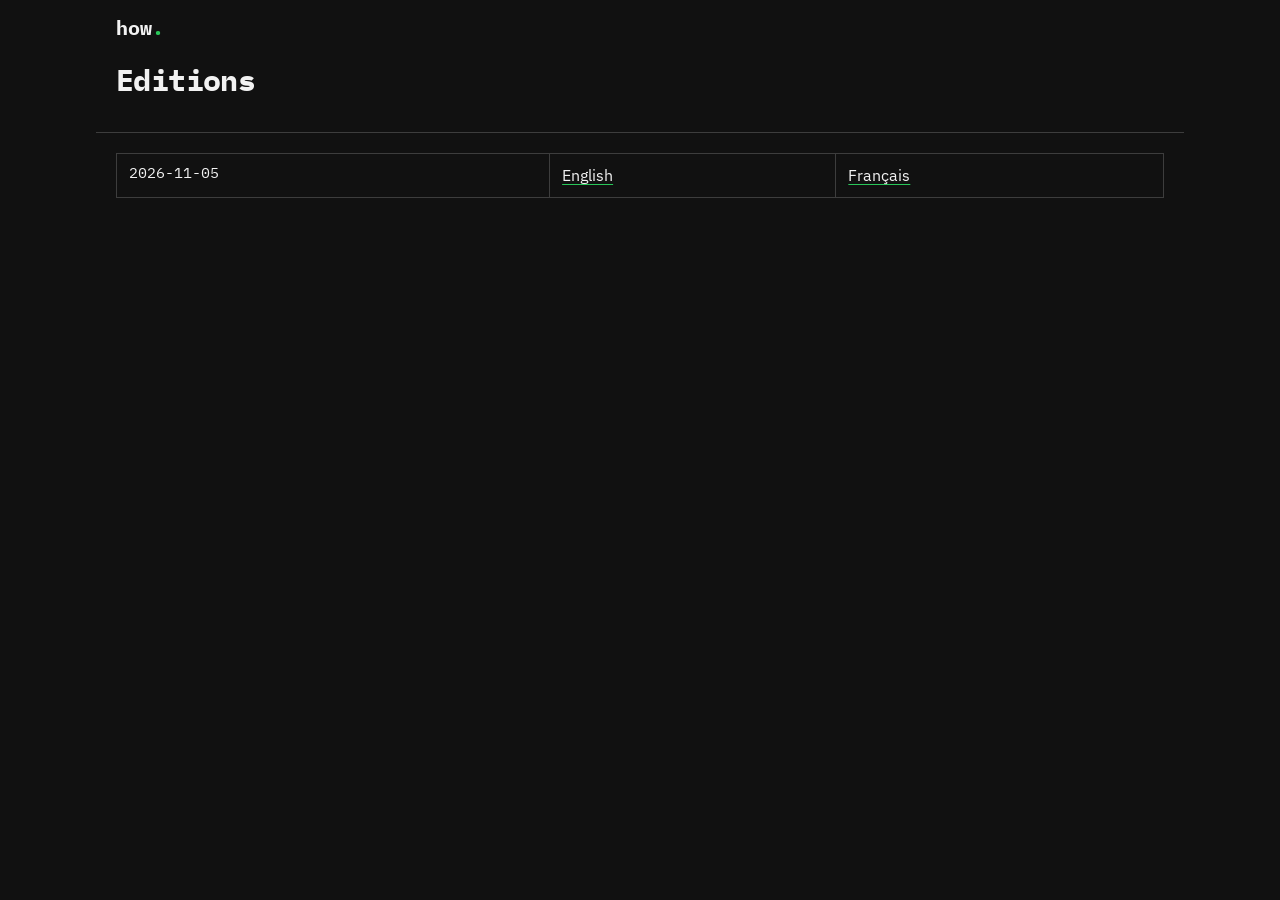
<file: src/site/archive/index.html>
<!doctype html>
<html lang="en">
<head>
<meta charset="utf-8">
<meta name="viewport" content="width=device-width, initial-scale=1">
<title>how. Editions</title>
<meta name="description" content="Every edition of How to make software, with its date.">
<meta name="color-scheme" content="dark">
<meta name="theme-color" content="#111111">
<link rel="canonical" href="https://how.froment.software/archive/">
<link rel="alternate" type="application/atom+xml" title="how. Editions" href="https://how.froment.software/feed.xml">
<link rel="icon" href="../favicon.ico" sizes="32x32">
<link rel="icon" href="../favicon.svg" type="image/svg+xml">
<link rel="apple-touch-icon" href="../apple-touch-icon.png">
<link rel="manifest" href="../site.webmanifest">
<meta property="og:type" content="website">
<meta property="og:site_name" content="how.">
<meta property="og:title" content="how. Editions">
<meta property="og:description" content="Every edition of How to make software, with its date.">
<meta property="og:url" content="https://how.froment.software/archive/">
<meta property="og:image" content="https://how.froment.software/card-en.png">
<meta property="og:image:width" content="1200">
<meta property="og:image:height" content="630">
<meta name="twitter:card" content="summary_large_image">
<link rel="stylesheet" href="../style.css">
</head>
<body>

<header class="cover">
  <div class="bar">
    <a class="wordmark" href="../">how<span>.</span></a>
  </div>
  <h1>Editions</h1>
</header>

<main class="list">
  <div class="roles">
    <table>
      <tbody>
        <tr><td><time datetime="2026-11-05">2026-11-05</time></td><td><a href="2026-11-05/">English</a></td><td><a href="2026-11-05/fr/" hreflang="fr" lang="fr">Français</a></td></tr>
      </tbody>
    </table>
  </div>
</main>

</body>
</html>
</file>
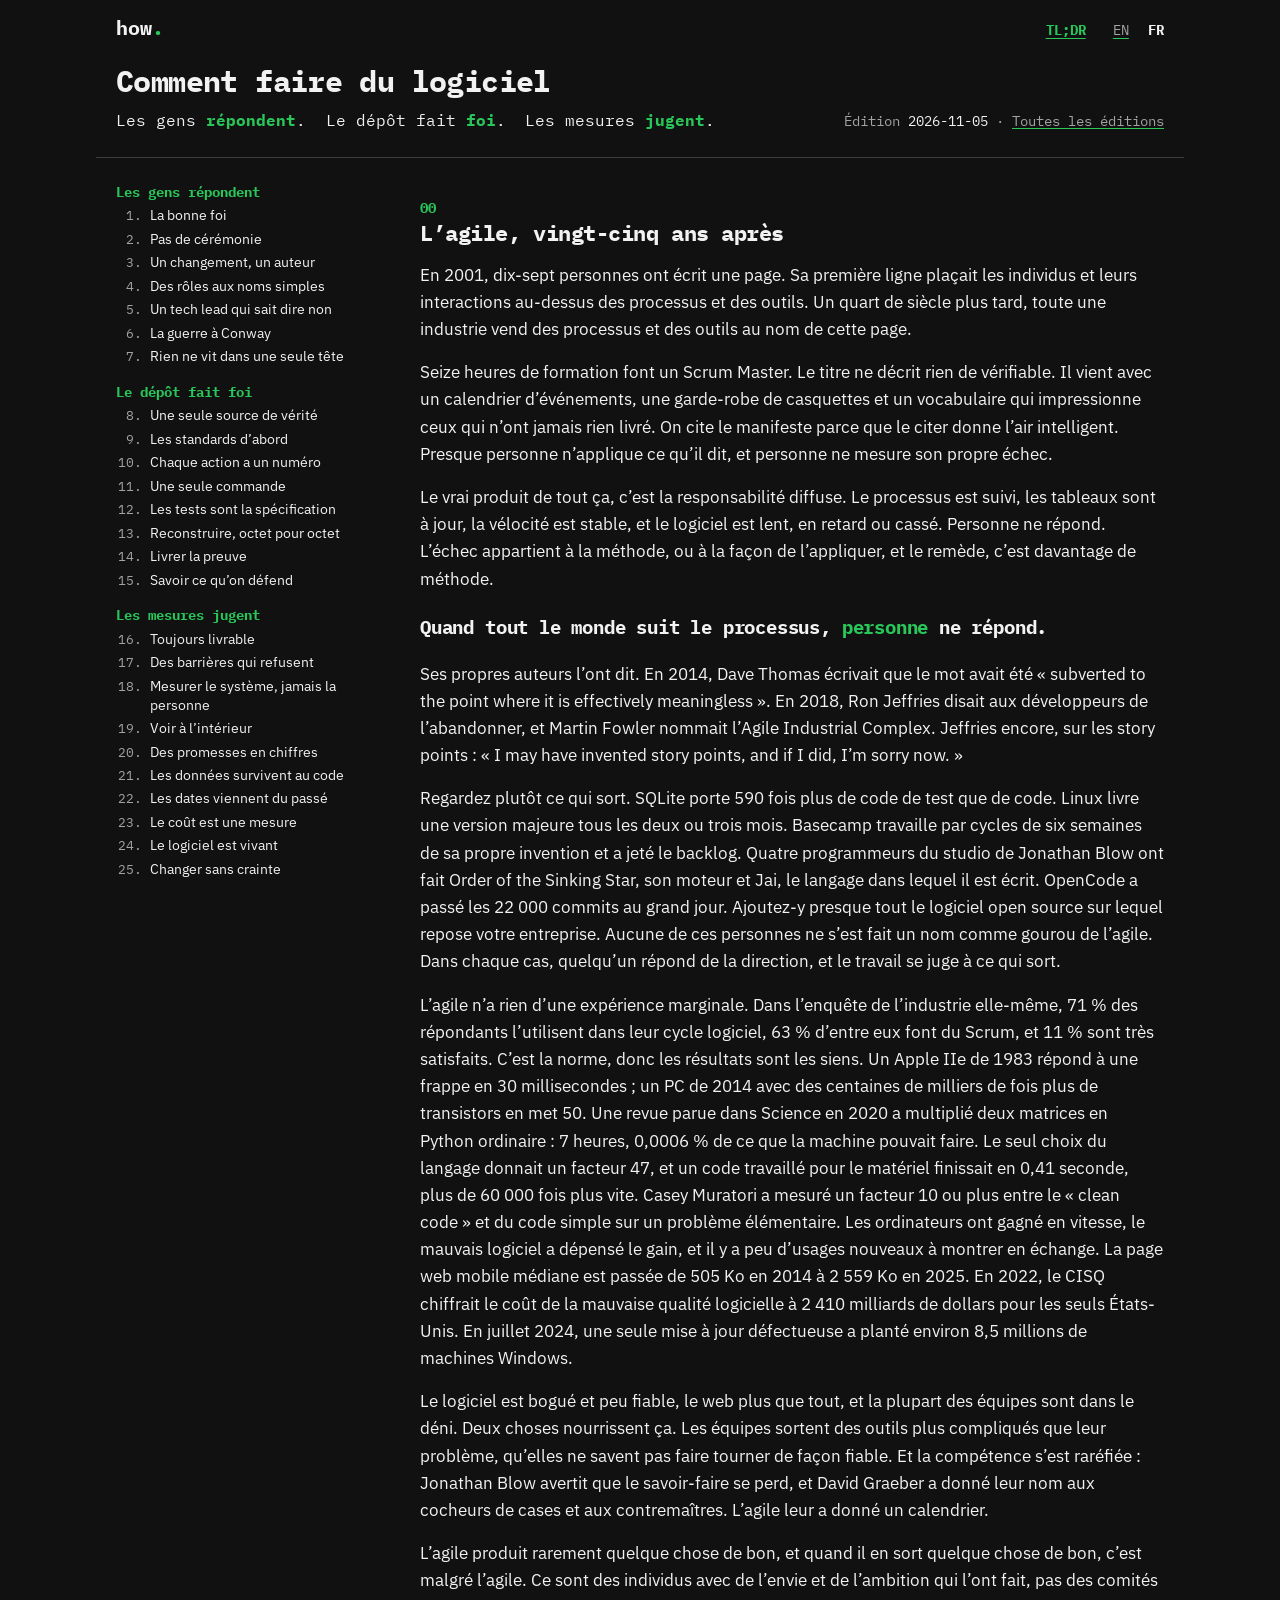
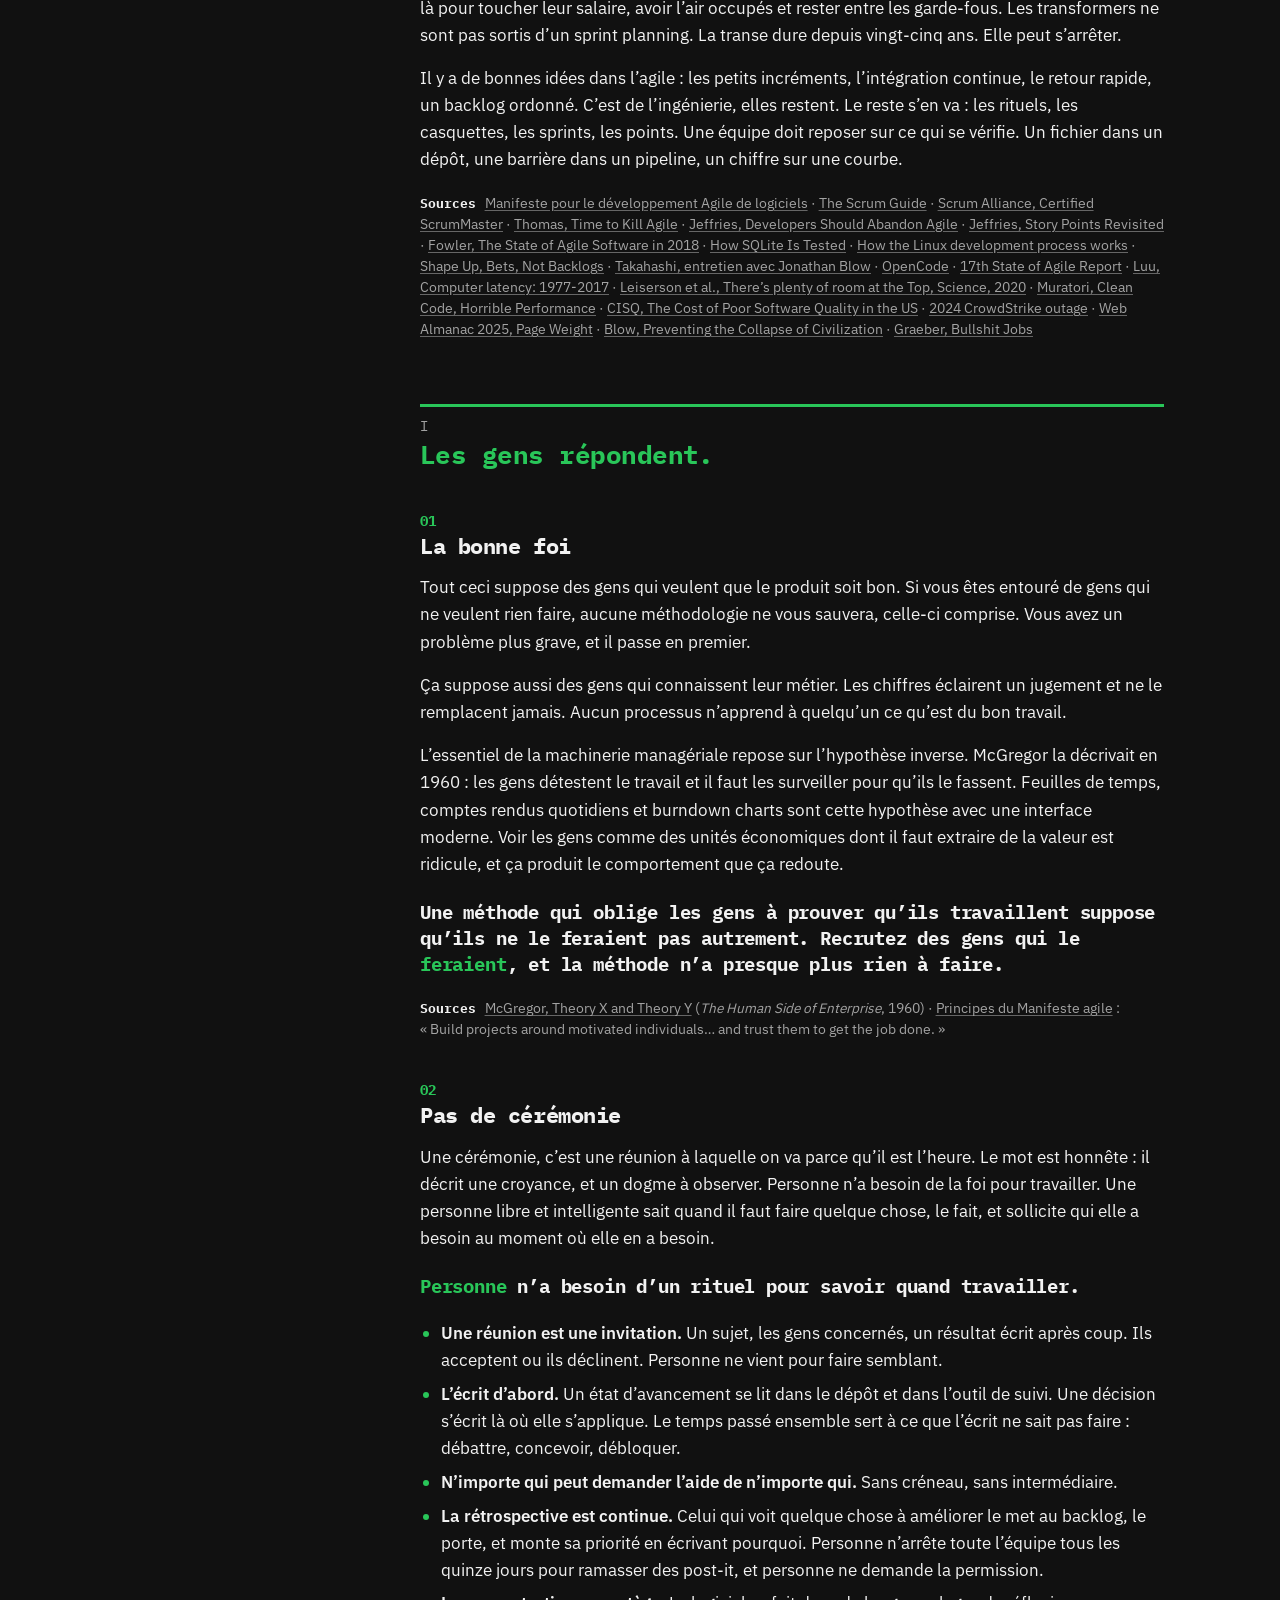
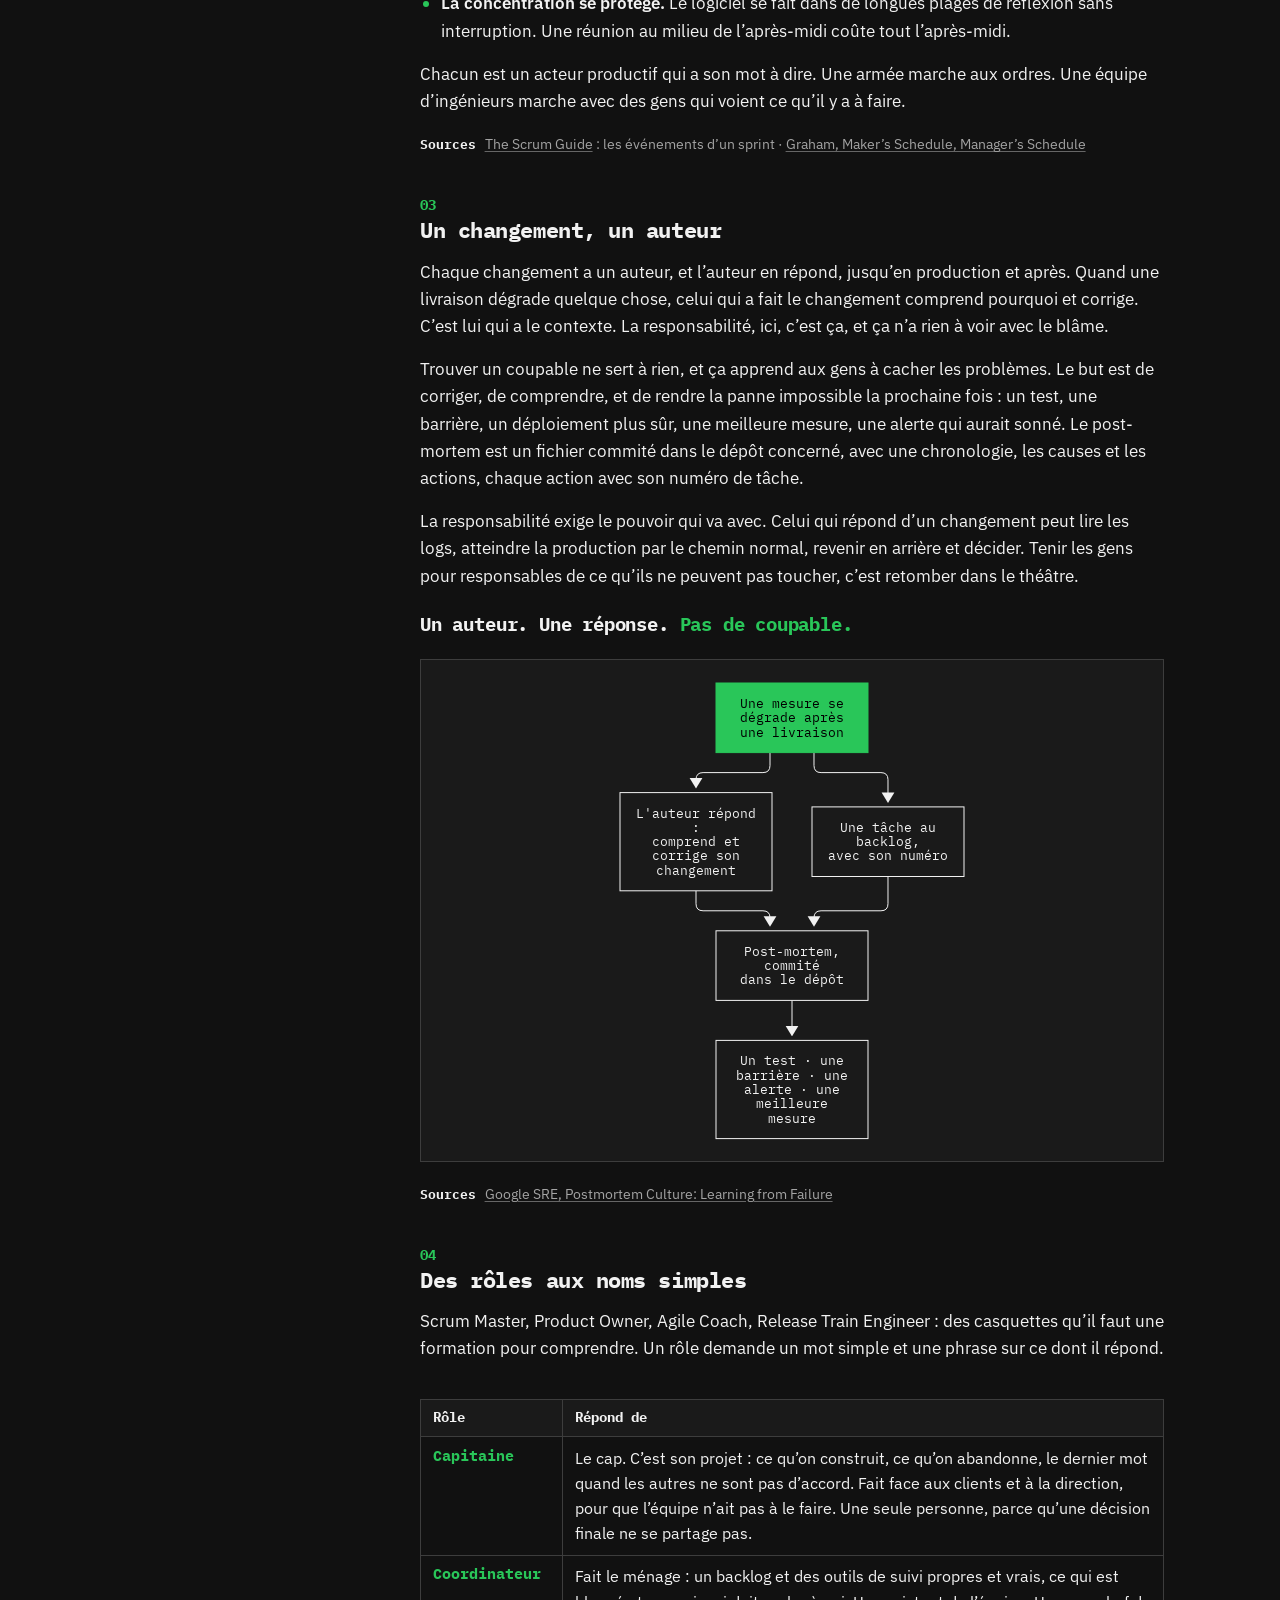
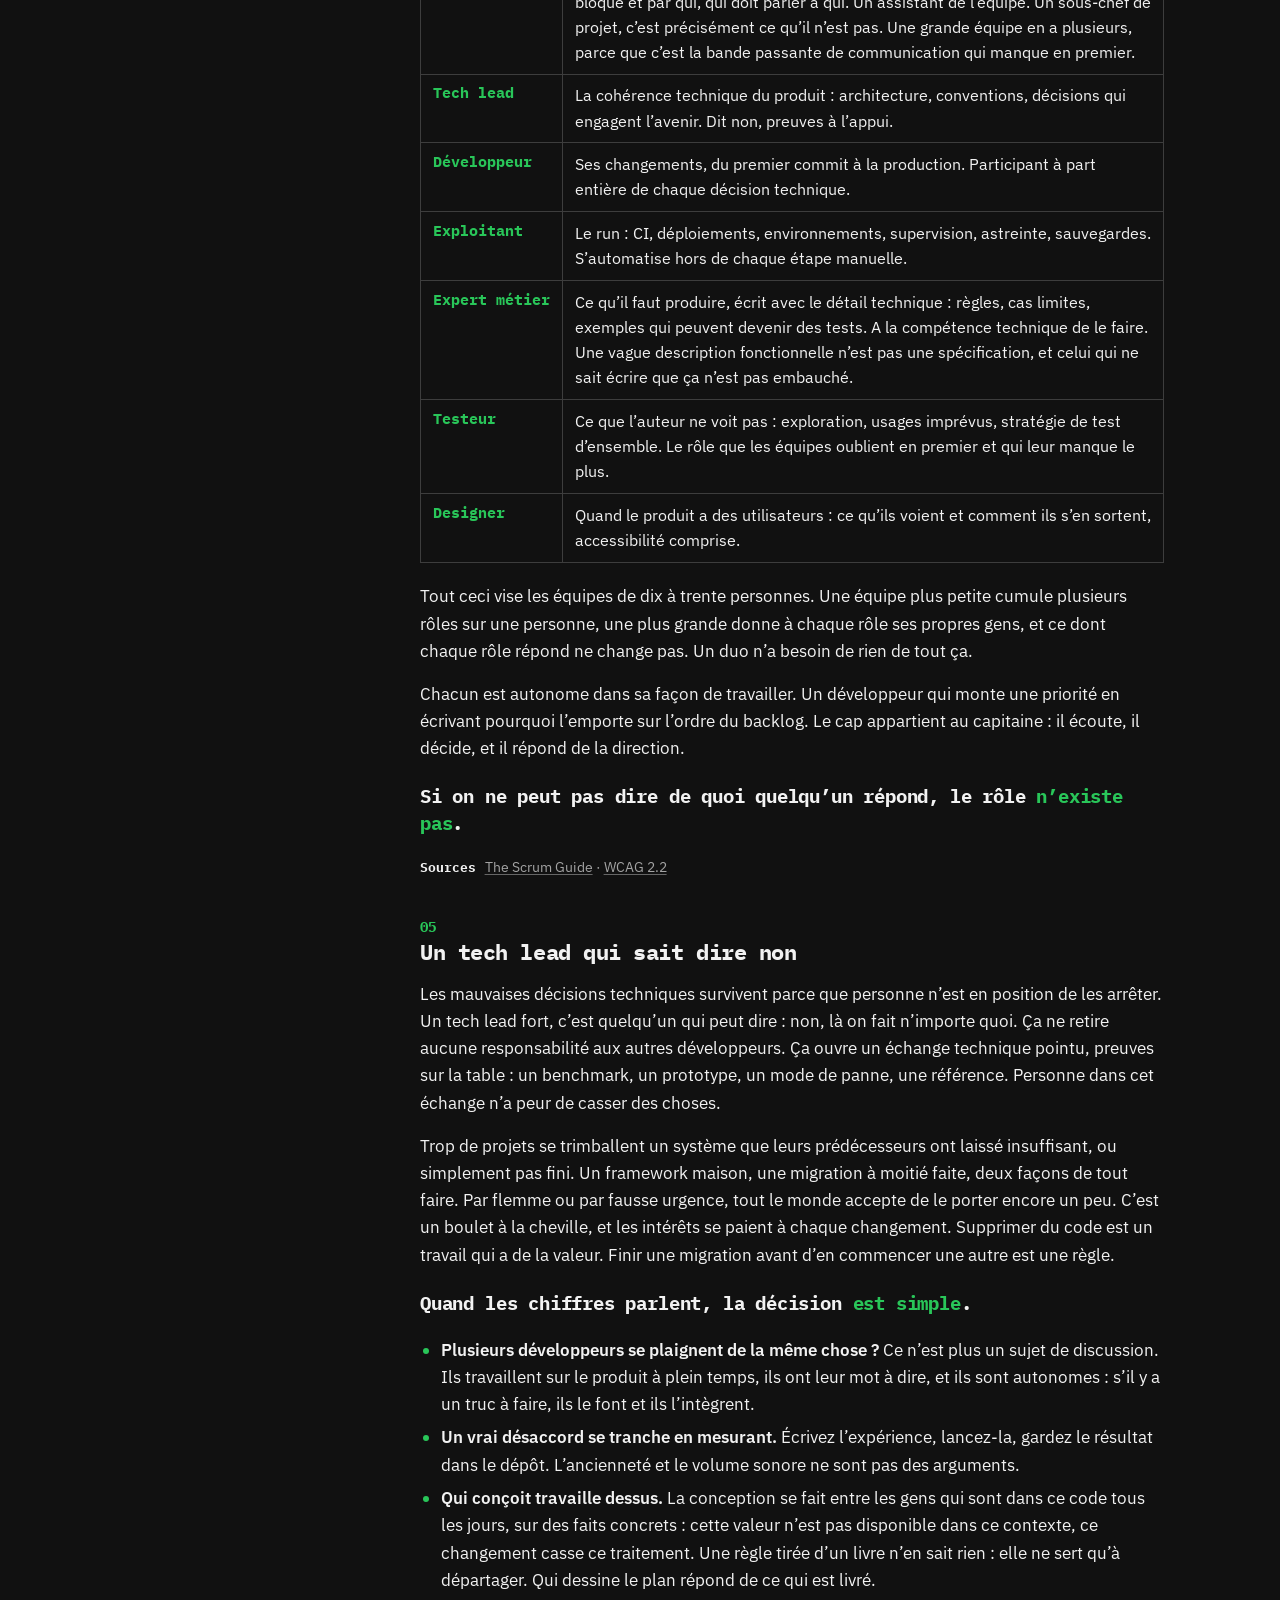
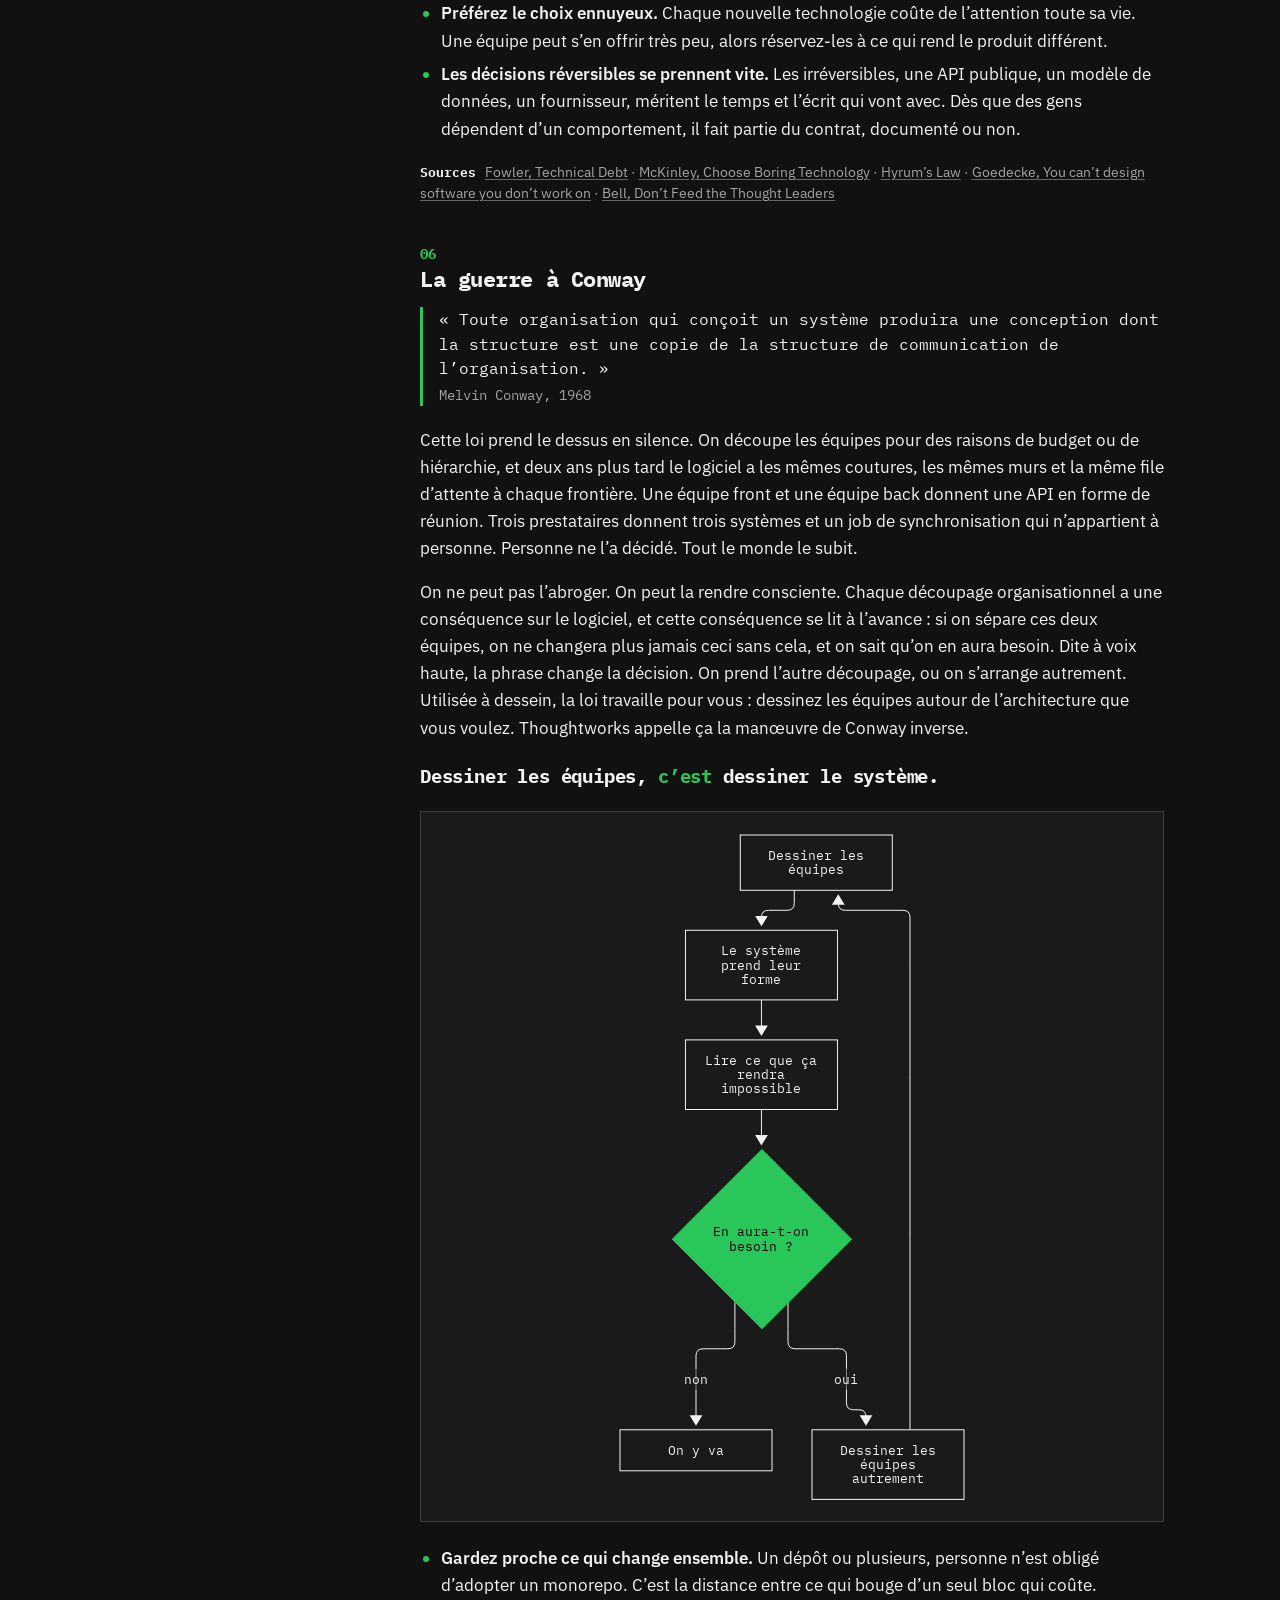
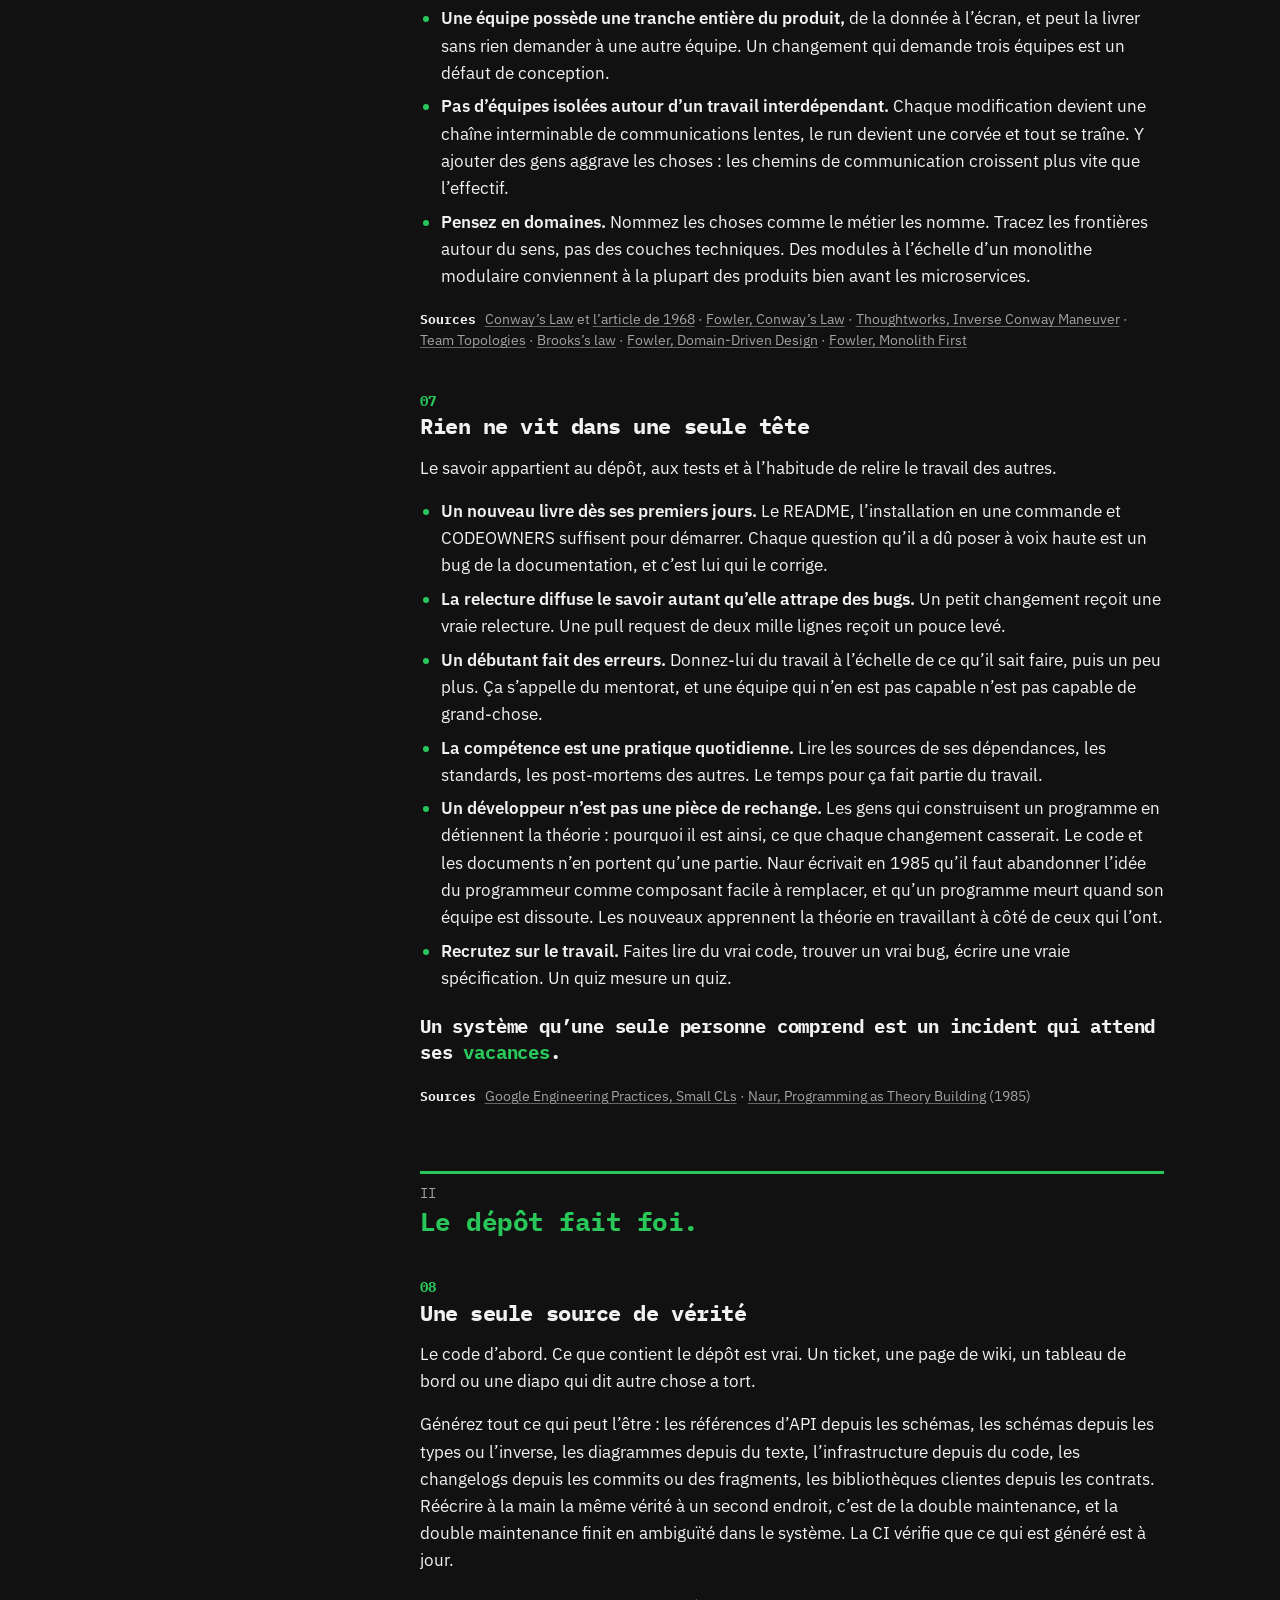
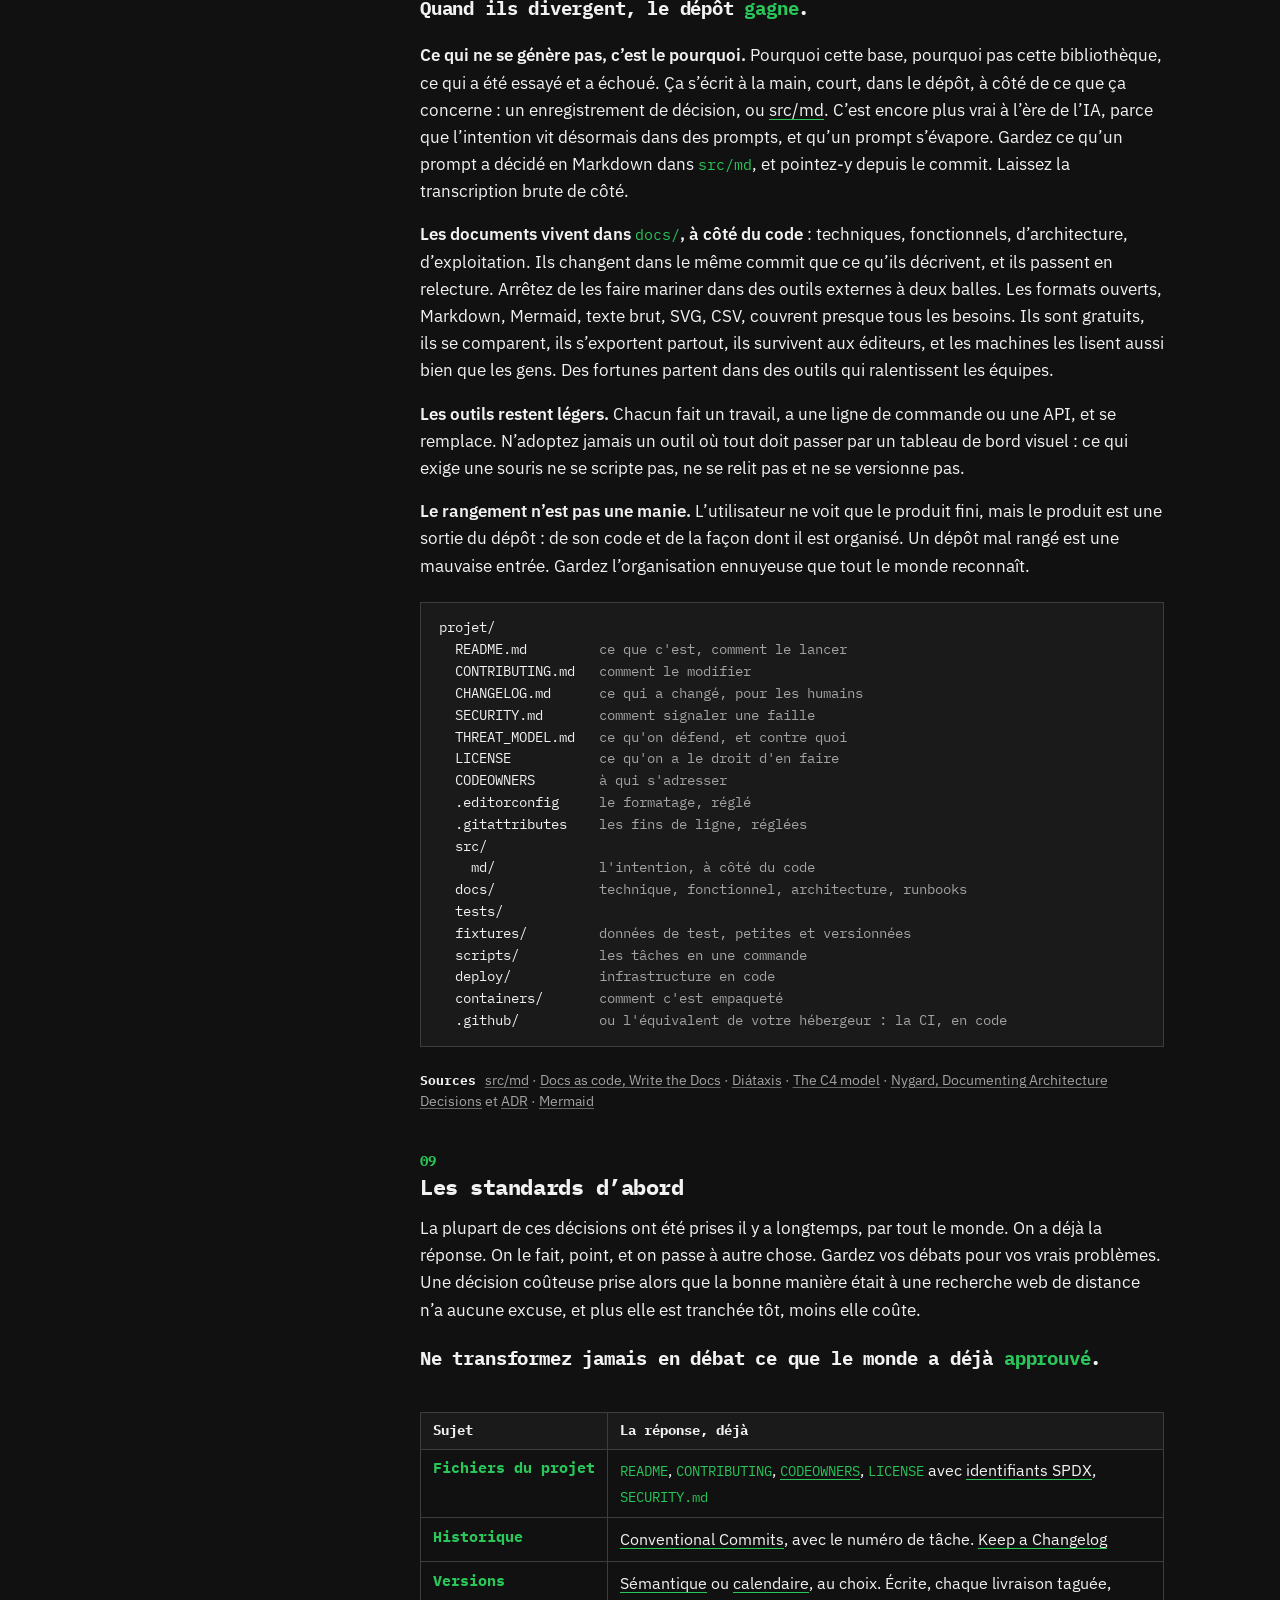
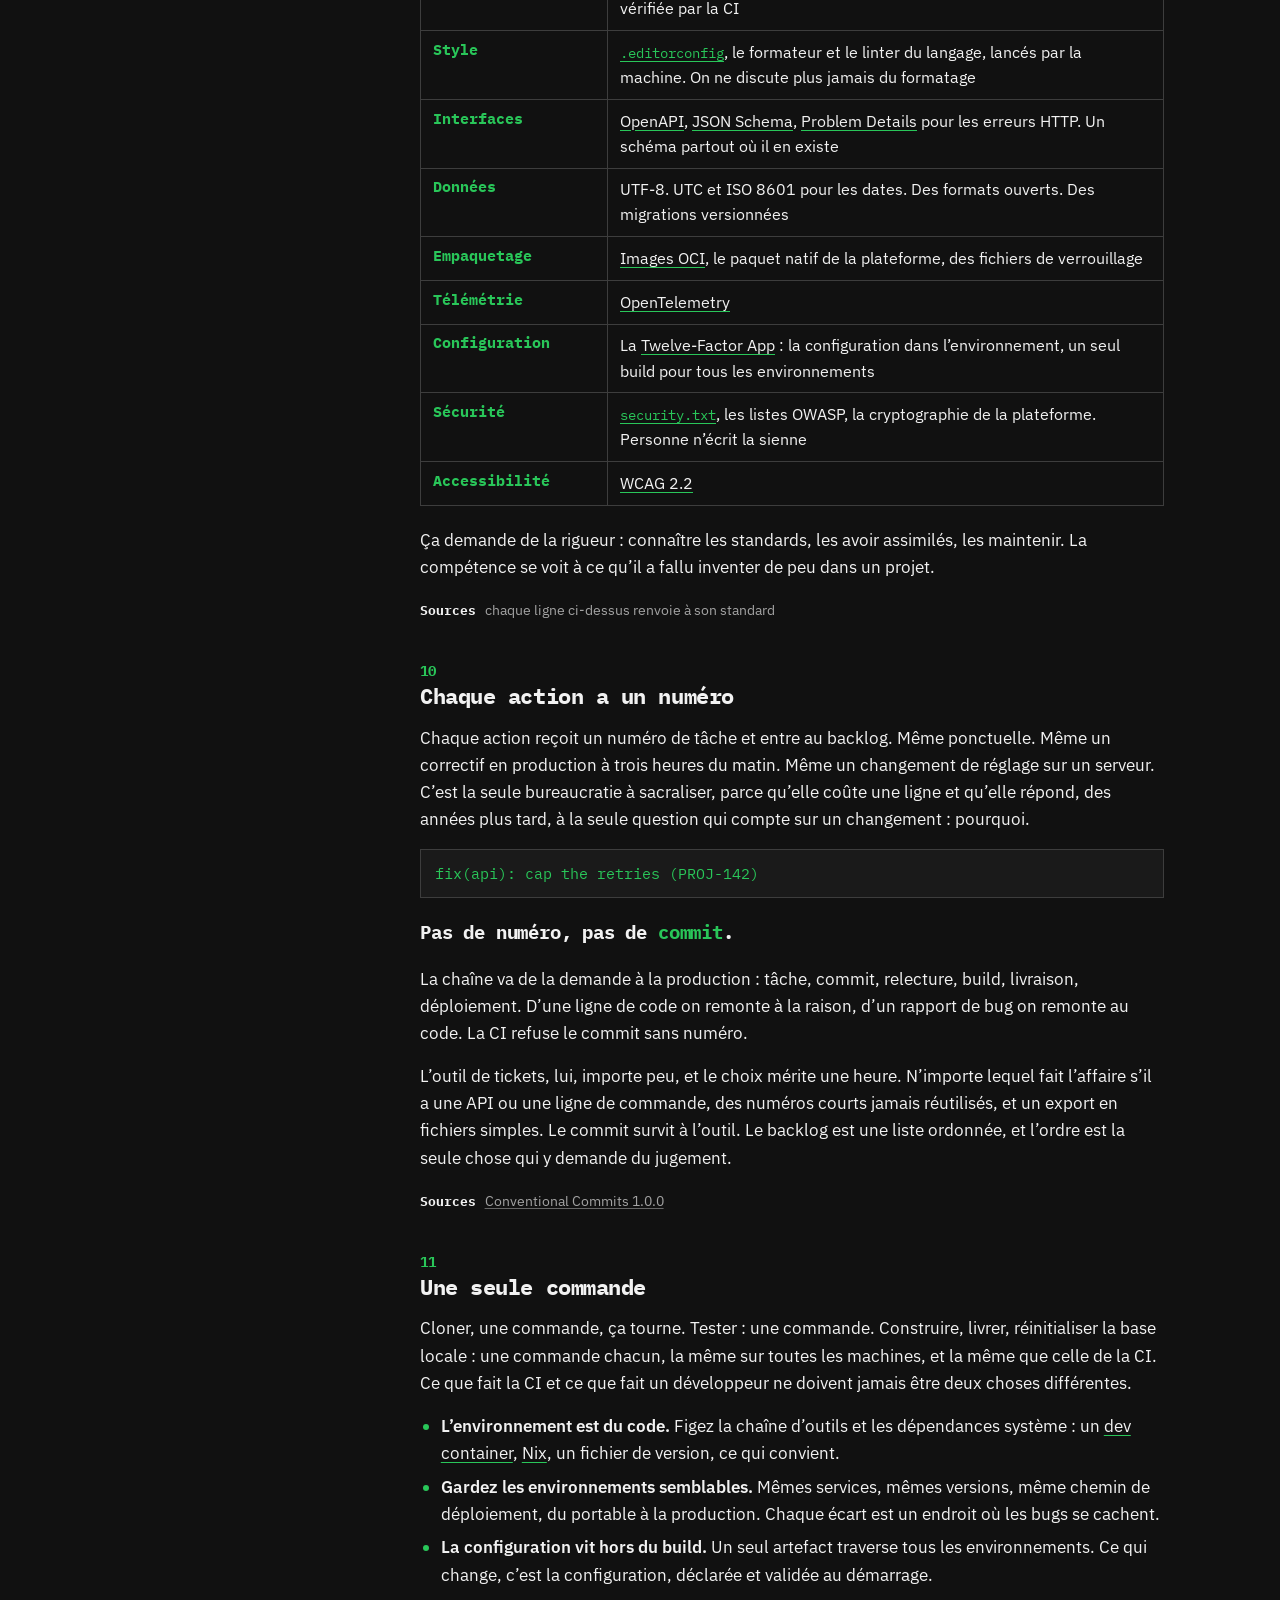
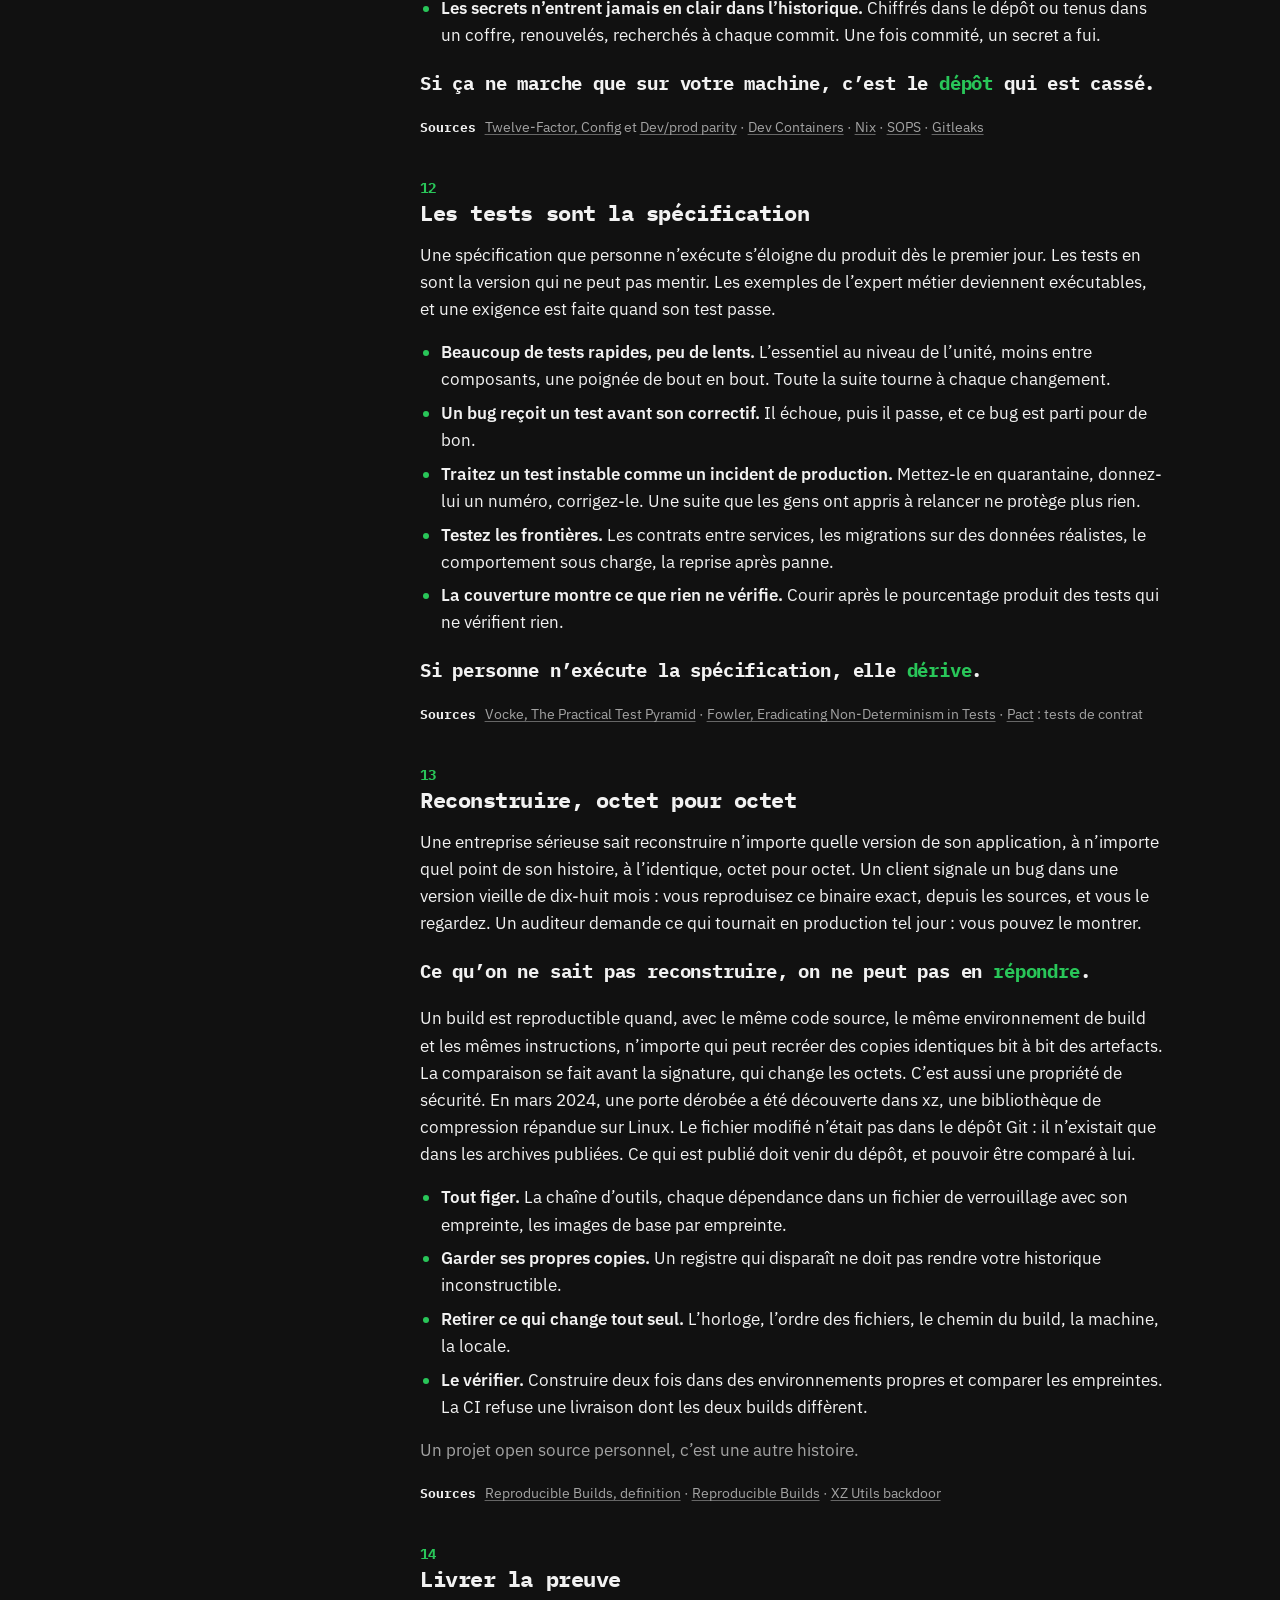
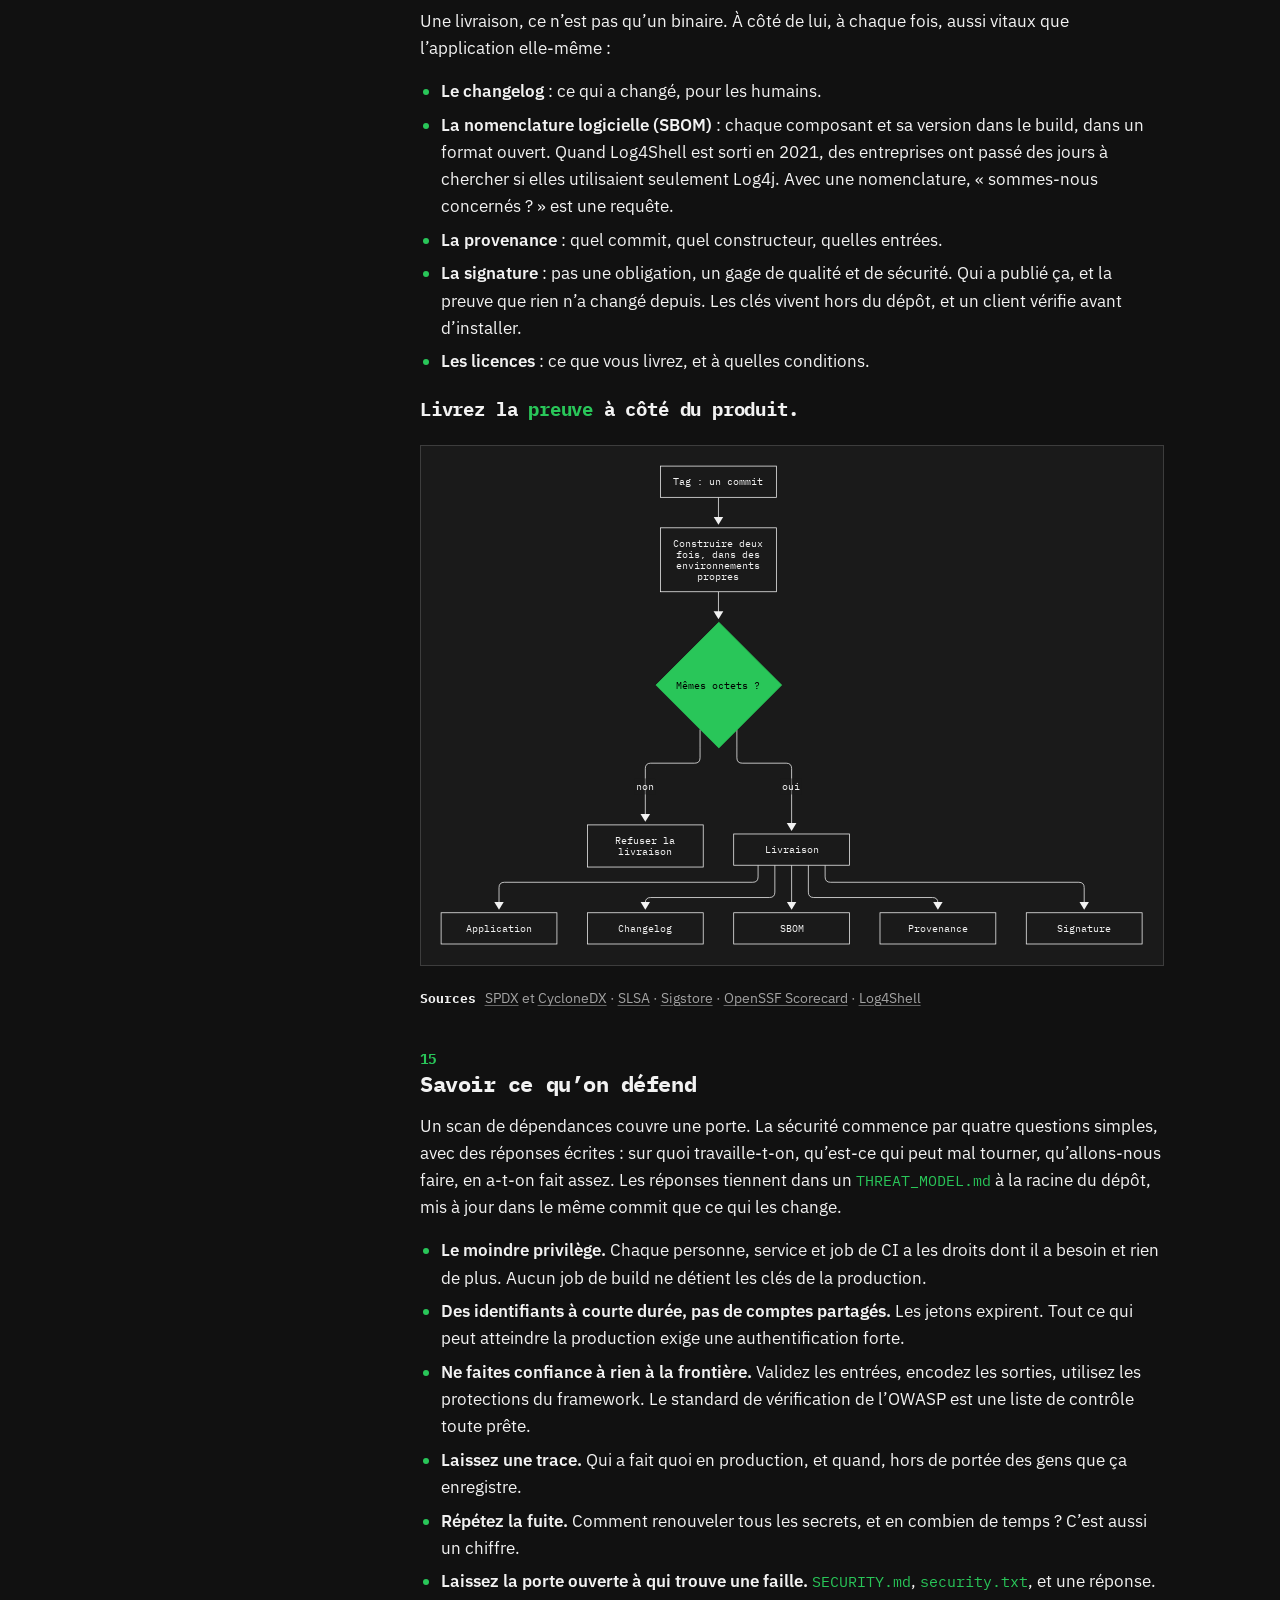
<file: src/site/fr/index.html>
<!doctype html>
<html lang="fr">
<head>
<meta charset="utf-8">
<meta name="viewport" content="width=device-width, initial-scale=1">
<title>how. Comment faire du logiciel</title>
<meta name="description" content="Les gens répondent. Le dépôt fait foi. Les mesures jugent.">
<meta name="author" content="Sacha Froment">
<meta name="color-scheme" content="dark">
<meta name="theme-color" content="#111111">
<link rel="canonical" href="https://how.froment.software/fr/">
<link rel="alternate" hreflang="en" href="https://how.froment.software/">
<link rel="alternate" hreflang="fr" href="https://how.froment.software/fr/">
<link rel="alternate" hreflang="x-default" href="https://how.froment.software/">
<link rel="alternate" type="application/atom+xml" title="how. Éditions" href="https://how.froment.software/feed.xml">
<link rel="license" href="https://creativecommons.org/licenses/by/4.0/deed.fr">
<link rel="icon" href="../favicon.ico" sizes="32x32">
<link rel="icon" href="../favicon.svg" type="image/svg+xml">
<link rel="apple-touch-icon" href="../apple-touch-icon.png">
<link rel="manifest" href="../site.webmanifest">
<meta property="og:type" content="article">
<meta property="og:site_name" content="how.">
<meta property="og:locale" content="fr_FR">
<meta property="og:locale:alternate" content="en_US">
<meta property="og:title" content="Comment faire du logiciel">
<meta property="og:description" content="Les gens répondent. Le dépôt fait foi. Les mesures jugent.">
<meta property="og:url" content="https://how.froment.software/fr/">
<meta property="og:image" content="https://how.froment.software/card-fr.png">
<meta property="og:image:secure_url" content="https://how.froment.software/card-fr.png">
<meta property="og:image:type" content="image/png">
<meta property="og:image:width" content="1200">
<meta property="og:image:height" content="630">
<meta property="og:image:alt" content="how. Comment faire du logiciel">
<meta property="article:author" content="Sacha Froment">
<meta property="article:published_time" content="2026-11-05">
<meta property="article:modified_time" content="2026-11-05">
<meta name="twitter:card" content="summary_large_image">
<meta name="twitter:title" content="Comment faire du logiciel">
<meta name="twitter:description" content="Les gens répondent. Le dépôt fait foi. Les mesures jugent.">
<meta name="twitter:image" content="https://how.froment.software/card-fr.png">
<meta name="twitter:image:alt" content="how. Comment faire du logiciel">
<script type="application/ld+json">
{
  "@context": "https://schema.org",
  "@type": "Article",
  "headline": "Comment faire du logiciel",
  "description": "Les gens répondent. Le dépôt fait foi. Les mesures jugent.",
  "inLanguage": "fr",
  "url": "https://how.froment.software/fr/",
  "image": "https://how.froment.software/card-fr.png",
  "datePublished": "2026-11-05",
  "dateModified": "2026-11-05",
  "author": { "@type": "Person", "name": "Sacha Froment", "url": "https://froment.software" },
  "publisher": { "@type": "Organization", "name": "Froment Software", "url": "https://froment.software" },
  "license": "https://creativecommons.org/licenses/by/4.0/deed.fr"
}
</script>
<link rel="stylesheet" href="../style.css">
</head>
<body>
<a class="skip" href="#text">Aller au texte</a>

<header class="cover">
  <div class="bar">
    <a class="wordmark" href="./" data-keep>how<span>.</span></a>
    <a class="tldr-link" href="#tldr">TL;DR</a>
    <nav class="lang" aria-label="Langue"><a href="../" data-keep hreflang="en" lang="en">EN</a> <a href="./" data-keep aria-current="true">FR</a></nav>
  </div>
  <h1>Comment faire du logiciel</h1>
  <div class="sub">
    <p class="oneline">
      <span>Les gens <em>répondent</em>.</span>
      <span>Le dépôt fait <em>foi</em>.</span>
      <span>Les mesures <em>jugent</em>.</span>
    </p>
    <!--edition--><p class="edition">Édition <time datetime="2026-11-05">2026-11-05</time> &middot; <a href="../archive/">Toutes les éditions</a></p><!--/edition-->
  </div>
</header>

<main id="text">

<div class="page">
  <nav class="toc" aria-label="Sommaire">
    <div>
      <h2>Les gens répondent</h2>
      <ol start="1">
        <li><a href="#precondition">La bonne foi</a></li>
        <li><a href="#ceremony">Pas de cérémonie</a></li>
        <li><a href="#answer">Un changement, un auteur</a></li>
        <li><a href="#roles">Des rôles aux noms simples</a></li>
        <li><a href="#lead">Un tech lead qui sait dire non</a></li>
        <li><a href="#conway">La guerre à Conway</a></li>
        <li><a href="#team">Rien ne vit dans une seule tête</a></li>
      </ol>
    </div>
    <div>
      <h2>Le dépôt fait foi</h2>
      <ol start="8">
        <li><a href="#truth">Une seule source de vérité</a></li>
        <li><a href="#standards">Les standards d&rsquo;abord</a></li>
        <li><a href="#numbers">Chaque action a un numéro</a></li>
        <li><a href="#setup">Une seule commande</a></li>
        <li><a href="#tests">Les tests sont la spécification</a></li>
        <li><a href="#rebuild">Reconstruire, octet pour octet</a></li>
        <li><a href="#trace">Livrer la preuve</a></li>
        <li><a href="#threats">Savoir ce qu&rsquo;on défend</a></li>
      </ol>
    </div>
    <div>
      <h2>Les mesures jugent</h2>
      <ol start="16">
        <li><a href="#flow">Toujours livrable</a></li>
        <li><a href="#gates">Des barrières qui refusent</a></li>
        <li><a href="#measure">Mesurer le système, jamais la personne</a></li>
        <li><a href="#observe">Voir à l&rsquo;intérieur</a></li>
        <li><a href="#budget">Des promesses en chiffres</a></li>
        <li><a href="#data">Les données survivent au code</a></li>
        <li><a href="#dates">Les dates viennent du passé</a></li>
        <li><a href="#cost">Le coût est une mesure</a></li>
        <li><a href="#prune">Le logiciel est vivant</a></li>
        <li><a href="#change">Changer sans crainte</a></li>
      </ol>
    </div>
  </nav>

  <section id="agile">
    <span class="num">00</span>
    <h3>L&rsquo;agile, vingt-cinq ans après</h3>
    <p>En 2001, dix-sept personnes ont écrit une page. Sa première ligne plaçait les individus et leurs interactions au-dessus des processus et des outils. Un quart de siècle plus tard, toute une industrie vend des processus et des outils au nom de cette page.</p>
    <p>Seize heures de formation font un Scrum Master. Le titre ne décrit rien de vérifiable. Il vient avec un calendrier d&rsquo;événements, une garde-robe de casquettes et un vocabulaire qui impressionne ceux qui n&rsquo;ont jamais rien livré. On cite le manifeste parce que le citer donne l&rsquo;air intelligent. Presque personne n&rsquo;applique ce qu&rsquo;il dit, et personne ne mesure son propre échec.</p>
    <p>Le vrai produit de tout ça, c&rsquo;est la responsabilité diffuse. Le processus est suivi, les tableaux sont à jour, la vélocité est stable, et le logiciel est lent, en retard ou cassé. Personne ne répond. L&rsquo;échec appartient à la méthode, ou à la façon de l&rsquo;appliquer, et le remède, c&rsquo;est davantage de méthode.</p>
    <p class="say">Quand tout le monde suit le processus, <em>personne</em> ne répond.</p>
    <p>Ses propres auteurs l&rsquo;ont dit. En 2014, Dave Thomas écrivait que le mot avait été «&nbsp;subverted to the point where it is effectively meaningless&nbsp;». En 2018, Ron Jeffries disait aux développeurs de l&rsquo;abandonner, et Martin Fowler nommait l&rsquo;Agile Industrial Complex. Jeffries encore, sur les story points : «&nbsp;I may have invented story points, and if I did, I&rsquo;m sorry now.&nbsp;»</p>
    <p>Regardez plutôt ce qui sort. SQLite porte 590 fois plus de code de test que de code. Linux livre une version majeure tous les deux ou trois mois. Basecamp travaille par cycles de six semaines de sa propre invention et a jeté le backlog. Quatre programmeurs du studio de Jonathan Blow ont fait Order of the Sinking Star, son moteur et Jai, le langage dans lequel il est écrit. OpenCode a passé les 22 000 commits au grand jour. Ajoutez-y presque tout le logiciel open source sur lequel repose votre entreprise. Aucune de ces personnes ne s&rsquo;est fait un nom comme gourou de l&rsquo;agile. Dans chaque cas, quelqu&rsquo;un répond de la direction, et le travail se juge à ce qui sort.</p>
    <p>L&rsquo;agile n&rsquo;a rien d&rsquo;une expérience marginale. Dans l&rsquo;enquête de l&rsquo;industrie elle-même, 71 % des répondants l&rsquo;utilisent dans leur cycle logiciel, 63 % d&rsquo;entre eux font du Scrum, et 11 % sont très satisfaits. C&rsquo;est la norme, donc les résultats sont les siens. Un Apple IIe de 1983 répond à une frappe en 30 millisecondes ; un PC de 2014 avec des centaines de milliers de fois plus de transistors en met 50. Une revue parue dans Science en 2020 a multiplié deux matrices en Python ordinaire : 7 heures, 0,0006 % de ce que la machine pouvait faire. Le seul choix du langage donnait un facteur 47, et un code travaillé pour le matériel finissait en 0,41 seconde, plus de 60 000 fois plus vite. Casey Muratori a mesuré un facteur 10 ou plus entre le «&nbsp;clean code&nbsp;» et du code simple sur un problème élémentaire. Les ordinateurs ont gagné en vitesse, le mauvais logiciel a dépensé le gain, et il y a peu d&rsquo;usages nouveaux à montrer en échange. La page web mobile médiane est passée de 505 Ko en 2014 à 2 559 Ko en 2025. En 2022, le CISQ chiffrait le coût de la mauvaise qualité logicielle à 2 410 milliards de dollars pour les seuls États-Unis. En juillet 2024, une seule mise à jour défectueuse a planté environ 8,5 millions de machines Windows.</p>
    <p>Le logiciel est bogué et peu fiable, le web plus que tout, et la plupart des équipes sont dans le déni. Deux choses nourrissent ça. Les équipes sortent des outils plus compliqués que leur problème, qu&rsquo;elles ne savent pas faire tourner de façon fiable. Et la compétence s&rsquo;est raréfiée : Jonathan Blow avertit que le savoir-faire se perd, et David Graeber a donné leur nom aux cocheurs de cases et aux contremaîtres. L&rsquo;agile leur a donné un calendrier.</p>
    <p>L&rsquo;agile produit rarement quelque chose de bon, et quand il en sort quelque chose de bon, c&rsquo;est malgré l&rsquo;agile. Ce sont des individus avec de l&rsquo;envie et de l&rsquo;ambition qui l&rsquo;ont fait, pas des comités là pour toucher leur salaire, avoir l&rsquo;air occupés et rester entre les garde-fous. Les transformers ne sont pas sortis d&rsquo;un sprint planning. La transe dure depuis vingt-cinq ans. Elle peut s&rsquo;arrêter.</p>
    <p>Il y a de bonnes idées dans l&rsquo;agile : les petits incréments, l&rsquo;intégration continue, le retour rapide, un backlog ordonné. C&rsquo;est de l&rsquo;ingénierie, elles restent. Le reste s&rsquo;en va : les rituels, les casquettes, les sprints, les points. Une équipe doit reposer sur ce qui se vérifie. Un fichier dans un dépôt, une barrière dans un pipeline, un chiffre sur une courbe.</p>
    <p class="src"><b>Sources</b>
      <a href="https://agilemanifesto.org/iso/fr/manifesto.html">Manifeste pour le développement Agile de logiciels</a> &middot;
      <a href="https://scrumguides.org/scrum-guide.html">The Scrum Guide</a> &middot;
      <a href="https://www.scrumalliance.org/get-certified/scrum-master-track/certified-scrummaster">Scrum Alliance, Certified ScrumMaster</a> &middot;
      <a href="https://pragdave.me/thoughts/active/2014-03-04-time-to-kill-agile.html">Thomas, Time to Kill Agile</a> &middot;
      <a href="https://ronjeffries.com/articles/018-01ff/abandon-1">Jeffries, Developers Should Abandon Agile</a> &middot;
      <a href="https://ronjeffries.com/articles/019-01ff/story-points/Index.html">Jeffries, Story Points Revisited</a> &middot;
      <a href="https://martinfowler.com/articles/agile-aus-2018.html">Fowler, The State of Agile Software in 2018</a> &middot;
      <a href="https://www.sqlite.org/testing.html">How SQLite Is Tested</a> &middot;
      <a href="https://docs.kernel.org/process/2.Process.html">How the Linux development process works</a> &middot;
      <a href="https://basecamp.com/shapeup/2.1-chapter-07">Shape Up, Bets, Not Backlogs</a> &middot;
      <a href="https://gamesbeat.com/how-thekla-created-order-of-the-sinking-star-with-1500-puzzles-jonathan-blow-exclusive-intervie">Takahashi, entretien avec Jonathan Blow</a> &middot;
      <a href="https://github.com/anomalyco/opencode">OpenCode</a> &middot;
      <a href="https://digital.ai/press-releases/17th-state-of-agile-report-71-use-agile-in-their-sdlc-small-organizations-report-strong-business-benefits-medium-and-larger-sized-companies-continue-to-experience-barriers-in-successfully-scaling-a/">17th State of Agile Report</a> &middot;
      <a href="https://danluu.com/input-lag/">Luu, Computer latency: 1977-2017</a> &middot;
      <a href="https://www.science.org/doi/10.1126/science.aam9744">Leiserson et al., There&rsquo;s plenty of room at the Top, Science, 2020</a> &middot;
      <a href="https://www.computerenhance.com/p/clean-code-horrible-performance">Muratori, Clean Code, Horrible Performance</a> &middot;
      <a href="https://www.it-cisq.org/press-releases/12-06-22">CISQ, The Cost of Poor Software Quality in the US</a> &middot;
      <a href="https://en.wikipedia.org/wiki/2024_CrowdStrike-related_IT_outages">2024 CrowdStrike outage</a> &middot;
      <a href="https://almanac.httparchive.org/en/2025/page-weight">Web Almanac 2025, Page Weight</a> &middot;
      <a href="https://www.youtube.com/watch?v=ZSRHeXYDLko">Blow, Preventing the Collapse of Civilization</a> &middot;
      <a href="https://en.wikipedia.org/wiki/Bullshit_Jobs">Graeber, Bullshit Jobs</a></p>
  </section>
</div>

<div class="chapter" id="people">
  <p>I</p>
  <h2>Les gens répondent.</h2>
</div>

<div class="page">

  <section id="precondition">
    <span class="num">01</span>
    <h3>La bonne foi</h3>
    <p>Tout ceci suppose des gens qui veulent que le produit soit bon. Si vous êtes entouré de gens qui ne veulent rien faire, aucune méthodologie ne vous sauvera, celle-ci comprise. Vous avez un problème plus grave, et il passe en premier.</p>
    <p>Ça suppose aussi des gens qui connaissent leur métier. Les chiffres éclairent un jugement et ne le remplacent jamais. Aucun processus n&rsquo;apprend à quelqu&rsquo;un ce qu&rsquo;est du bon travail.</p>
    <p>L&rsquo;essentiel de la machinerie managériale repose sur l&rsquo;hypothèse inverse. McGregor la décrivait en 1960 : les gens détestent le travail et il faut les surveiller pour qu&rsquo;ils le fassent. Feuilles de temps, comptes rendus quotidiens et burndown charts sont cette hypothèse avec une interface moderne. Voir les gens comme des unités économiques dont il faut extraire de la valeur est ridicule, et ça produit le comportement que ça redoute.</p>
    <p class="say">Une méthode qui oblige les gens à prouver qu&rsquo;ils travaillent suppose qu&rsquo;ils ne le feraient pas autrement. Recrutez des gens qui le <em>feraient</em>, et la méthode n&rsquo;a presque plus rien à faire.</p>
    <p class="src"><b>Sources</b>
      <a href="https://en.wikipedia.org/wiki/Theory_X_and_Theory_Y">McGregor, Theory X and Theory Y</a> (<i>The Human Side of Enterprise</i>, 1960) &middot;
      <a href="https://agilemanifesto.org/principles.html">Principes du Manifeste agile</a> : «&nbsp;Build projects around motivated individuals&hellip; and trust them to get the job done.&nbsp;»</p>
  </section>

  <section id="ceremony">
    <span class="num">02</span>
    <h3>Pas de cérémonie</h3>
    <p>Une cérémonie, c&rsquo;est une réunion à laquelle on va parce qu&rsquo;il est l&rsquo;heure. Le mot est honnête : il décrit une croyance, et un dogme à observer. Personne n&rsquo;a besoin de la foi pour travailler. Une personne libre et intelligente sait quand il faut faire quelque chose, le fait, et sollicite qui elle a besoin au moment où elle en a besoin.</p>
    <p class="say"><em>Personne</em> n&rsquo;a besoin d&rsquo;un rituel pour savoir quand travailler.</p>
    <ul>
      <li><strong>Une réunion est une invitation.</strong> Un sujet, les gens concernés, un résultat écrit après coup. Ils acceptent ou ils déclinent. Personne ne vient pour faire semblant.</li>
      <li><strong>L&rsquo;écrit d&rsquo;abord.</strong> Un état d&rsquo;avancement se lit dans le dépôt et dans l&rsquo;outil de suivi. Une décision s&rsquo;écrit là où elle s&rsquo;applique. Le temps passé ensemble sert à ce que l&rsquo;écrit ne sait pas faire : débattre, concevoir, débloquer.</li>
      <li><strong>N&rsquo;importe qui peut demander l&rsquo;aide de n&rsquo;importe qui.</strong> Sans créneau, sans intermédiaire.</li>
      <li><strong>La rétrospective est continue.</strong> Celui qui voit quelque chose à améliorer le met au backlog, le porte, et monte sa priorité en écrivant pourquoi. Personne n&rsquo;arrête toute l&rsquo;équipe tous les quinze jours pour ramasser des post-it, et personne ne demande la permission.</li>
      <li><strong>La concentration se protège.</strong> Le logiciel se fait dans de longues plages de réflexion sans interruption. Une réunion au milieu de l&rsquo;après-midi coûte tout l&rsquo;après-midi.</li>
    </ul>
    <p>Chacun est un acteur productif qui a son mot à dire. Une armée marche aux ordres. Une équipe d&rsquo;ingénieurs marche avec des gens qui voient ce qu&rsquo;il y a à faire.</p>
    <p class="src"><b>Sources</b>
      <a href="https://scrumguides.org/scrum-guide.html">The Scrum Guide</a> : les événements d&rsquo;un sprint &middot;
      <a href="https://www.paulgraham.com/makersschedule.html">Graham, Maker&rsquo;s Schedule, Manager&rsquo;s Schedule</a></p>
  </section>

  <section id="answer">
    <span class="num">03</span>
    <h3>Un changement, un auteur</h3>
    <p>Chaque changement a un auteur, et l&rsquo;auteur en répond, jusqu&rsquo;en production et après. Quand une livraison dégrade quelque chose, celui qui a fait le changement comprend pourquoi et corrige. C&rsquo;est lui qui a le contexte. La responsabilité, ici, c&rsquo;est ça, et ça n&rsquo;a rien à voir avec le blâme.</p>
    <p>Trouver un coupable ne sert à rien, et ça apprend aux gens à cacher les problèmes. Le but est de corriger, de comprendre, et de rendre la panne impossible la prochaine fois : un test, une barrière, un déploiement plus sûr, une meilleure mesure, une alerte qui aurait sonné. Le post-mortem est un fichier commité dans le dépôt concerné, avec une chronologie, les causes et les actions, chaque action avec son numéro de tâche.</p>
    <p>La responsabilité exige le pouvoir qui va avec. Celui qui répond d&rsquo;un changement peut lire les logs, atteindre la production par le chemin normal, revenir en arrière et décider. Tenir les gens pour responsables de ce qu&rsquo;ils ne peuvent pas toucher, c&rsquo;est retomber dans le théâtre.</p>
    <p class="say">Un auteur. Une réponse. <em>Pas de coupable.</em></p>

    <figure>
      <div class="diagram" data-diagram="answer" data-hash="de8e78c6797843b60b10db0d8501156b26dfdee4d55d2619049b8fbf669f2370"><svg id="d-answer-0" width="100%" xmlns="http://www.w3.org/2000/svg" xmlns:xlink="http://www.w3.org/1999/xlink" class="flowchart" style="max-width: 360px;" viewBox="4 4 360 471.6000061035156" role="graphics-document document" aria-roledescription="flowchart-v2"><style>#d-answer-0{font-family:'Plex Mono',ui-monospace,Consolas,monospace;font-size:13px;fill:#f2f2f2;}@keyframes edge-animation-frame{from{stroke-dashoffset:0;}}@keyframes dash{to{stroke-dashoffset:0;}}#d-answer-0 .edge-animation-slow{stroke-dasharray:9,5!important;stroke-dashoffset:900;animation:dash 50s linear infinite;stroke-linecap:round;}#d-answer-0 .edge-animation-fast{stroke-dasharray:9,5!important;stroke-dashoffset:900;animation:dash 20s linear infinite;stroke-linecap:round;}#d-answer-0 .error-icon{fill:#1a1a1a;}#d-answer-0 .error-text{fill:#e5e5e5;stroke:#e5e5e5;}#d-answer-0 .edge-thickness-normal{stroke-width:1px;}#d-answer-0 .edge-thickness-thick{stroke-width:3.5px;}#d-answer-0 .edge-pattern-solid{stroke-dasharray:0;}#d-answer-0 .edge-thickness-invisible{stroke-width:0;fill:none;}#d-answer-0 .edge-pattern-dashed{stroke-dasharray:3;}#d-answer-0 .edge-pattern-dotted{stroke-dasharray:2;}#d-answer-0 .marker{fill:#f2f2f2;stroke:#f2f2f2;}#d-answer-0 .marker.cross{stroke:#f2f2f2;}#d-answer-0 svg{font-family:'Plex Mono',ui-monospace,Consolas,monospace;font-size:13px;}#d-answer-0 p{margin:0;}#d-answer-0 .label{font-family:'Plex Mono',ui-monospace,Consolas,monospace;color:#f2f2f2;}#d-answer-0 .cluster-label text{fill:#e5e5e5;}#d-answer-0 .cluster-label span{color:#e5e5e5;}#d-answer-0 .cluster-label span p{background-color:transparent;}#d-answer-0 .label text,#d-answer-0 span{fill:#f2f2f2;color:#f2f2f2;}#d-answer-0 .node rect,#d-answer-0 .node circle,#d-answer-0 .node ellipse,#d-answer-0 .node polygon,#d-answer-0 .node path{fill:#1a1a1a;stroke:#f2f2f2;stroke-width:1px;}#d-answer-0 .rough-node .label text,#d-answer-0 .node .label text,#d-answer-0 .image-shape .label,#d-answer-0 .icon-shape .label{text-anchor:middle;}#d-answer-0 .node .katex path{fill:#000;stroke:#000;stroke-width:1px;}#d-answer-0 .rough-node .label,#d-answer-0 .node .label,#d-answer-0 .image-shape .label,#d-answer-0 .icon-shape .label{text-align:center;}#d-answer-0 .node.clickable{cursor:pointer;}#d-answer-0 .root .anchor path{fill:#f2f2f2!important;stroke-width:0;stroke:#f2f2f2;}#d-answer-0 .arrowheadPath{fill:#e5e5e5;}#d-answer-0 .edgePaths .path{stroke:#f2f2f2;stroke-width:1px;}#d-answer-0 .flowchart-link{stroke:#f2f2f2;fill:none;}#d-answer-0 .edgeLabel{background-color:#1a1a1a;text-align:center;}#d-answer-0 .edgeLabel p{background-color:#1a1a1a;}#d-answer-0 .edgeLabel rect{opacity:0.5;background-color:#1a1a1a;fill:#1a1a1a;}#d-answer-0 .labelBkg{background-color:rgba(26, 26, 26, 0.5);}#d-answer-0 .cluster rect{fill:#1a1a1a;stroke:#f2f2f2;stroke-width:1px;}#d-answer-0 .cluster text{fill:#e5e5e5;}#d-answer-0 .cluster span{color:#e5e5e5;}#d-answer-0 .node .collapsed-indicator{fill:#f2f2f2;stroke:none;opacity:0.6;}#d-answer-0 .node .collapsed-separator{stroke:#f2f2f2;stroke-width:0.75px;}#d-answer-0 div.mermaidTooltip{position:absolute;text-align:center;max-width:200px;padding:2px;font-family:'Plex Mono',ui-monospace,Consolas,monospace;font-size:12px;background:#1a1a1a;border:1px solid hsl(0, 0%, 0.1960784314%);border-radius:2px;pointer-events:none;z-index:100;}#d-answer-0 .flowchartTitleText{text-anchor:middle;font-size:18px;fill:#f2f2f2;}#d-answer-0 rect.text{fill:none;stroke-width:0;}#d-answer-0 .icon-shape,#d-answer-0 .image-shape{background-color:#1a1a1a;text-align:center;}#d-answer-0 .icon-shape p,#d-answer-0 .image-shape p{background-color:#1a1a1a;padding:2px;}#d-answer-0 .icon-shape .label rect,#d-answer-0 .image-shape .label rect{opacity:0.5;background-color:#1a1a1a;fill:#1a1a1a;}#d-answer-0 .label-icon{display:inline-block;height:1em;overflow:visible;vertical-align:-0.125em;}#d-answer-0 .node .label-icon path{fill:currentColor;stroke:revert;stroke-width:revert;}#d-answer-0 .node .neo-node{stroke:#f2f2f2;}#d-answer-0 [data-look="neo"].node rect,#d-answer-0 [data-look="neo"].cluster rect,#d-answer-0 [data-look="neo"].node polygon{stroke:#f2f2f2;filter:drop-shadow( 1px 2px 2px rgba(185,185,185,1));}#d-answer-0 [data-look="neo"].swimlane.cluster rect{filter:none;}#d-answer-0 [data-look="neo"].node path{stroke:#f2f2f2;stroke-width:1px;}#d-answer-0 [data-look="neo"].node .outer-path{filter:drop-shadow( 1px 2px 2px rgba(185,185,185,1));}#d-answer-0 [data-look="neo"].node .neo-line path{stroke:#f2f2f2;filter:none;}#d-answer-0 [data-look="neo"].node circle{stroke:#f2f2f2;filter:drop-shadow( 1px 2px 2px rgba(185,185,185,1));}#d-answer-0 [data-look="neo"].node circle .state-start{fill:#000000;}#d-answer-0 [data-look="neo"].icon-shape .icon{fill:#f2f2f2;filter:drop-shadow( 1px 2px 2px rgba(185,185,185,1));}#d-answer-0 [data-look="neo"].icon-shape .icon-neo path{stroke:#f2f2f2;filter:drop-shadow( 1px 2px 2px rgba(185,185,185,1));}#d-answer-0 :root{--mermaid-font-family:'Plex Mono',ui-monospace,Consolas,monospace;}#d-answer-0 .y rect{fill:rgb(41, 198, 89)!important;stroke:rgb(41, 198, 89)!important;color:rgb(0, 0, 0)!important;}#d-answer-0 .y polygon{fill:rgb(41, 198, 89)!important;stroke:rgb(41, 198, 89)!important;color:rgb(0, 0, 0)!important;}#d-answer-0 .y ellipse{fill:rgb(41, 198, 89)!important;stroke:rgb(41, 198, 89)!important;color:rgb(0, 0, 0)!important;}#d-answer-0 .y circle{fill:rgb(41, 198, 89)!important;stroke:rgb(41, 198, 89)!important;color:rgb(0, 0, 0)!important;}#d-answer-0 .y path{fill:rgb(41, 198, 89)!important;stroke:rgb(41, 198, 89)!important;color:rgb(0, 0, 0)!important;}#d-answer-0 .y tspan{fill:rgb(0, 0, 0)!important;}</style><g><marker id="d-answer-0_flowchart-v2-pointEnd" class="marker flowchart-v2" viewBox="0 0 10 10" refX="5" refY="5" markerUnits="userSpaceOnUse" markerWidth="8" markerHeight="8" orient="auto"><path d="M 0 0 L 10 5 L 0 10 z" class="arrowMarkerPath" style="stroke-width: 1; stroke-dasharray: 1, 0;"></path></marker><marker id="d-answer-0_flowchart-v2-pointStart" class="marker flowchart-v2" viewBox="0 0 10 10" refX="4.5" refY="5" markerUnits="userSpaceOnUse" markerWidth="8" markerHeight="8" orient="auto"><path d="M 0 5 L 10 10 L 10 0 z" class="arrowMarkerPath" style="stroke-width: 1; stroke-dasharray: 1, 0;"></path></marker><marker id="d-answer-0_flowchart-v2-pointEnd-margin" class="marker flowchart-v2" viewBox="0 0 11.5 14" refX="11.5" refY="7" markerUnits="userSpaceOnUse" markerWidth="10.5" markerHeight="14" orient="auto"><path d="M 0 0 L 11.5 7 L 0 14 z" class="arrowMarkerPath" style="stroke-width: 0; stroke-dasharray: 1, 0;"></path></marker><marker id="d-answer-0_flowchart-v2-pointStart-margin" class="marker flowchart-v2" viewBox="0 0 11.5 14" refX="1" refY="7" markerUnits="userSpaceOnUse" markerWidth="11.5" markerHeight="14" orient="auto"><polygon points="0,7 11.5,14 11.5,0" class="arrowMarkerPath" style="stroke-width: 0; stroke-dasharray: 1, 0;"></polygon></marker><marker id="d-answer-0_flowchart-v2-circleEnd" class="marker flowchart-v2" viewBox="0 0 10 10" refX="11" refY="5" markerUnits="userSpaceOnUse" markerWidth="11" markerHeight="11" orient="auto"><circle cx="5" cy="5" r="5" class="arrowMarkerPath" style="stroke-width: 1; stroke-dasharray: 1, 0;"></circle></marker><marker id="d-answer-0_flowchart-v2-circleStart" class="marker flowchart-v2" viewBox="0 0 10 10" refX="-1" refY="5" markerUnits="userSpaceOnUse" markerWidth="11" markerHeight="11" orient="auto"><circle cx="5" cy="5" r="5" class="arrowMarkerPath" style="stroke-width: 1; stroke-dasharray: 1, 0;"></circle></marker><marker id="d-answer-0_flowchart-v2-circleEnd-margin" class="marker flowchart-v2" viewBox="0 0 10 10" refY="5" refX="12.25" markerUnits="userSpaceOnUse" markerWidth="14" markerHeight="14" orient="auto"><circle cx="5" cy="5" r="5" class="arrowMarkerPath" style="stroke-width: 0; stroke-dasharray: 1, 0;"></circle></marker><marker id="d-answer-0_flowchart-v2-circleStart-margin" class="marker flowchart-v2" viewBox="0 0 10 10" refX="-2" refY="5" markerUnits="userSpaceOnUse" markerWidth="14" markerHeight="14" orient="auto"><circle cx="5" cy="5" r="5" class="arrowMarkerPath" style="stroke-width: 0; stroke-dasharray: 1, 0;"></circle></marker><marker id="d-answer-0_flowchart-v2-crossEnd" class="marker cross flowchart-v2" viewBox="0 0 11 11" refX="12" refY="5.2" markerUnits="userSpaceOnUse" markerWidth="11" markerHeight="11" orient="auto"><path d="M 1,1 l 9,9 M 10,1 l -9,9" class="arrowMarkerPath" style="stroke-width: 2; stroke-dasharray: 1, 0;"></path></marker><marker id="d-answer-0_flowchart-v2-crossStart" class="marker cross flowchart-v2" viewBox="0 0 11 11" refX="-1" refY="5.2" markerUnits="userSpaceOnUse" markerWidth="11" markerHeight="11" orient="auto"><path d="M 1,1 l 9,9 M 10,1 l -9,9" class="arrowMarkerPath" style="stroke-width: 2; stroke-dasharray: 1, 0;"></path></marker><marker id="d-answer-0_flowchart-v2-crossEnd-margin" class="marker cross flowchart-v2" viewBox="0 0 15 15" refX="17.7" refY="7.5" markerUnits="userSpaceOnUse" markerWidth="12" markerHeight="12" orient="auto"><path d="M 1,1 L 14,14 M 1,14 L 14,1" class="arrowMarkerPath" style="stroke-width: 2.5;"></path></marker><marker id="d-answer-0_flowchart-v2-crossStart-margin" class="marker cross flowchart-v2" viewBox="0 0 15 15" refX="-3.5" refY="7.5" markerUnits="userSpaceOnUse" markerWidth="12" markerHeight="12" orient="auto"><path d="M 1,1 L 14,14 M 1,14 L 14,1" class="arrowMarkerPath" style="stroke-width: 2.5; stroke-dasharray: 1, 0;"></path></marker><g class="root"><g class="clusters"></g><g class="edges edgePaths"><path d="M162,81.5999984741211L162,94.52893066225562Q162,101.5999984741211 154.92893218813452,101.5999984741211L95.07106781186548,101.5999984741211Q88,101.5999984741211 88,108.67106628598657L88,117.5999984741211" id="d-answer-0-L_A_B_0" class="edge-thickness-normal edge-pattern-solid edge-thickness-normal edge-pattern-solid flowchart-link" style="stroke-dasharray: 0 0 100.67164611816406 4; stroke-dashoffset: 0;;" data-edge="true" data-et="edge" data-id="L_A_B_0" data-points="W3sieCI6MTYyLCJ5Ijo4MS41OTk5OTg0NzQxMjExfSx7IngiOjE2MiwieSI6MTAxLjU5OTk5ODQ3NDEyMTF9LHsieCI6ODgsInkiOjEwMS41OTk5OTg0NzQxMjExfSx7IngiOjg4LCJ5IjoxMjEuNTk5OTk4NDc0MTIxMX1d" data-look="neo" marker-end="url(#d-answer-0_flowchart-v2-pointEnd-margin)"></path><path d="M206,81.5999984741211L206,94.52893066225562Q206,101.5999984741211 213.07106781186548,101.5999984741211L272.9289321881345,101.5999984741211Q280,101.5999984741211 280,108.67106628598657L280,131.9000015258789" id="d-answer-0-L_A_C_0" class="edge-thickness-normal edge-pattern-solid edge-thickness-normal edge-pattern-solid flowchart-link" style="stroke-dasharray: 0 0 114.97167205810547 4; stroke-dashoffset: 0;;" data-edge="true" data-et="edge" data-id="L_A_C_0" data-points="W3sieCI6MjA2LCJ5Ijo4MS41OTk5OTg0NzQxMjExfSx7IngiOjIwNiwieSI6MTAxLjU5OTk5ODQ3NDEyMTF9LHsieCI6MjgwLCJ5IjoxMDEuNTk5OTk4NDc0MTIxMX0seyJ4IjoyODAsInkiOjEzNS45MDAwMDE1MjU4Nzg5fV0=" data-look="neo" marker-end="url(#d-answer-0_flowchart-v2-pointEnd-margin)"></path><path d="M88,219.8000030517578L88,232.72893523989234Q88,239.8000030517578 95.07106781186548,239.8000030517578L154.92893218813452,239.8000030517578Q162,239.8000030517578 162,246.8710708636233L162,255.8000030517578" id="d-answer-0-L_B_D_0" class="edge-thickness-normal edge-pattern-solid edge-thickness-normal edge-pattern-solid flowchart-link" style="stroke-dasharray: 0 0 100.67167663574219 4; stroke-dashoffset: 0;;" data-edge="true" data-et="edge" data-id="L_B_D_0" data-points="W3sieCI6ODgsInkiOjIxOS44MDAwMDMwNTE3NTc4fSx7IngiOjg4LCJ5IjoyMzkuODAwMDAzMDUxNzU3OH0seyJ4IjoxNjIsInkiOjIzOS44MDAwMDMwNTE3NTc4fSx7IngiOjE2MiwieSI6MjU5LjgwMDAwMzA1MTc1Nzh9XQ==" data-look="neo" marker-end="url(#d-answer-0_flowchart-v2-pointEnd-margin)"></path><path d="M280,205.5L280,232.72893523989234Q280,239.8000030517578 272.9289321881345,239.8000030517578L213.07106781186548,239.8000030517578Q206,239.8000030517578 206,246.8710708636233L206,255.8000030517578" id="d-answer-0-L_C_D_0" class="edge-thickness-normal edge-pattern-solid edge-thickness-normal edge-pattern-solid flowchart-link" style="stroke-dasharray: 0 0 114.97171783447266 4; stroke-dashoffset: 0;;" data-edge="true" data-et="edge" data-id="L_C_D_0" data-points="W3sieCI6MjgwLCJ5IjoyMDUuNX0seyJ4IjoyODAsInkiOjIzOS44MDAwMDMwNTE3NTc4fSx7IngiOjIwNiwieSI6MjM5LjgwMDAwMzA1MTc1Nzh9LHsieCI6MjA2LCJ5IjoyNTkuODAwMDAzMDUxNzU3OH1d" data-look="neo" marker-end="url(#d-answer-0_flowchart-v2-pointEnd-margin)"></path><path d="M184,329.4000015258789L184,365.4000015258789" id="d-answer-0-L_D_E_0" class="edge-thickness-normal edge-pattern-solid edge-thickness-normal edge-pattern-solid flowchart-link" style="stroke-dasharray: 0 0 32 4; stroke-dashoffset: 0;;" data-edge="true" data-et="edge" data-id="L_D_E_0" data-points="W3sieCI6MTg0LCJ5IjozMjkuNDAwMDAxNTI1ODc4OX0seyJ4IjoxODQsInkiOjM2OS40MDAwMDE1MjU4Nzg5fV0=" data-look="neo" marker-end="url(#d-answer-0_flowchart-v2-pointEnd-margin)"></path></g><g class="edgeLabels"></g><g class="nodes"><g class="node default y" id="d-answer-0-flowchart-A-0" data-look="neo" transform="translate(184, 46.79999923706055)"><rect class="basic label-container" style="fill:#29c659 !important;stroke:#29c659 !important" x="-76" y="-34.79999923706055" width="152" height="69.5999984741211"></rect><g class="label" style="color:#000 !important" transform="translate(0, -22.799999237060547)"><rect></rect><g><rect class="background" style="stroke: none"></rect><text y="-10.1" style="fill:#000 !important"><tspan class="text-outer-tspan row" x="0" y="-0.1em" dy="1.1em"><tspan font-style="normal" class="text-inner-tspan" font-weight="normal">Une</tspan><tspan font-style="normal" class="text-inner-tspan" font-weight="normal"> mesure</tspan><tspan font-style="normal" class="text-inner-tspan" font-weight="normal"> se</tspan></tspan><tspan class="text-outer-tspan row" x="0" y="1em" dy="1.1em"><tspan font-style="normal" class="text-inner-tspan" font-weight="normal">dégrade</tspan><tspan font-style="normal" class="text-inner-tspan" font-weight="normal"> après</tspan></tspan><tspan class="text-outer-tspan row" x="0" y="2.1em" dy="1.1em"><tspan font-style="normal" class="text-inner-tspan" font-weight="normal">une</tspan><tspan font-style="normal" class="text-inner-tspan" font-weight="normal"> livraison</tspan></tspan></text></g></g></g><g class="node default" id="d-answer-0-flowchart-B-1" data-look="neo" transform="translate(88, 170.70000076293945)"><rect class="basic label-container" style="" x="-76" y="-49.10000228881836" width="152" height="98.20000457763672"></rect><g class="label" style="" transform="translate(0, -37.10000228881836)"><rect></rect><g><rect class="background" style="stroke: none"></rect><text y="-10.1" style=""><tspan class="text-outer-tspan row" x="0" y="-0.1em" dy="1.1em"><tspan font-style="normal" class="text-inner-tspan" font-weight="normal">L'auteur</tspan><tspan font-style="normal" class="text-inner-tspan" font-weight="normal"> répond</tspan></tspan><tspan class="text-outer-tspan row" x="0" y="1em" dy="1.1em"><tspan font-style="normal" class="text-inner-tspan" font-weight="normal">:</tspan></tspan><tspan class="text-outer-tspan row" x="0" y="2.1em" dy="1.1em"><tspan font-style="normal" class="text-inner-tspan" font-weight="normal">comprend</tspan><tspan font-style="normal" class="text-inner-tspan" font-weight="normal"> et</tspan></tspan><tspan class="text-outer-tspan row" x="0" y="3.2em" dy="1.1em"><tspan font-style="normal" class="text-inner-tspan" font-weight="normal">corrige</tspan><tspan font-style="normal" class="text-inner-tspan" font-weight="normal"> son</tspan></tspan><tspan class="text-outer-tspan row" x="0" y="4.300000000000001em" dy="1.1em"><tspan font-style="normal" class="text-inner-tspan" font-weight="normal">changement</tspan></tspan></text></g></g></g><g class="node default" id="d-answer-0-flowchart-C-3" data-look="neo" transform="translate(280, 170.70000076293945)"><rect class="basic label-container" style="" x="-76" y="-34.79999923706055" width="152" height="69.5999984741211"></rect><g class="label" style="" transform="translate(0, -22.799999237060547)"><rect></rect><g><rect class="background" style="stroke: none"></rect><text y="-10.1" style=""><tspan class="text-outer-tspan row" x="0" y="-0.1em" dy="1.1em"><tspan font-style="normal" class="text-inner-tspan" font-weight="normal">Une</tspan><tspan font-style="normal" class="text-inner-tspan" font-weight="normal"> tâche</tspan><tspan font-style="normal" class="text-inner-tspan" font-weight="normal"> au</tspan></tspan><tspan class="text-outer-tspan row" x="0" y="1em" dy="1.1em"><tspan font-style="normal" class="text-inner-tspan" font-weight="normal">backlog,</tspan></tspan><tspan class="text-outer-tspan row" x="0" y="2.1em" dy="1.1em"><tspan font-style="normal" class="text-inner-tspan" font-weight="normal">avec</tspan><tspan font-style="normal" class="text-inner-tspan" font-weight="normal"> son</tspan><tspan font-style="normal" class="text-inner-tspan" font-weight="normal"> numéro</tspan></tspan></text></g></g></g><g class="node default" id="d-answer-0-flowchart-D-5" data-look="neo" transform="translate(184, 294.60000228881836)"><rect class="basic label-container" style="" x="-76" y="-34.79999923706055" width="152" height="69.5999984741211"></rect><g class="label" style="" transform="translate(0, -22.799999237060547)"><rect></rect><g><rect class="background" style="stroke: none"></rect><text y="-10.1" style=""><tspan class="text-outer-tspan row" x="0" y="-0.1em" dy="1.1em"><tspan font-style="normal" class="text-inner-tspan" font-weight="normal">Post-mortem,</tspan></tspan><tspan class="text-outer-tspan row" x="0" y="1em" dy="1.1em"><tspan font-style="normal" class="text-inner-tspan" font-weight="normal">commité</tspan></tspan><tspan class="text-outer-tspan row" x="0" y="2.1em" dy="1.1em"><tspan font-style="normal" class="text-inner-tspan" font-weight="normal">dans</tspan><tspan font-style="normal" class="text-inner-tspan" font-weight="normal"> le</tspan><tspan font-style="normal" class="text-inner-tspan" font-weight="normal"> dépôt</tspan></tspan></text></g></g></g><g class="node default" id="d-answer-0-flowchart-E-9" data-look="neo" transform="translate(184, 418.50000381469727)"><rect class="basic label-container" style="" x="-76" y="-49.10000228881836" width="152" height="98.20000457763672"></rect><g class="label" style="" transform="translate(0, -37.10000228881836)"><rect></rect><g><rect class="background" style="stroke: none"></rect><text y="-10.1" style=""><tspan class="text-outer-tspan row" x="0" y="-0.1em" dy="1.1em"><tspan font-style="normal" class="text-inner-tspan" font-weight="normal">Un</tspan><tspan font-style="normal" class="text-inner-tspan" font-weight="normal"> test</tspan><tspan font-style="normal" class="text-inner-tspan" font-weight="normal"> ·</tspan><tspan font-style="normal" class="text-inner-tspan" font-weight="normal"> une</tspan></tspan><tspan class="text-outer-tspan row" x="0" y="1em" dy="1.1em"><tspan font-style="normal" class="text-inner-tspan" font-weight="normal">barrière</tspan><tspan font-style="normal" class="text-inner-tspan" font-weight="normal"> ·</tspan><tspan font-style="normal" class="text-inner-tspan" font-weight="normal"> une</tspan></tspan><tspan class="text-outer-tspan row" x="0" y="2.1em" dy="1.1em"><tspan font-style="normal" class="text-inner-tspan" font-weight="normal">alerte</tspan><tspan font-style="normal" class="text-inner-tspan" font-weight="normal"> ·</tspan><tspan font-style="normal" class="text-inner-tspan" font-weight="normal"> une</tspan></tspan><tspan class="text-outer-tspan row" x="0" y="3.2em" dy="1.1em"><tspan font-style="normal" class="text-inner-tspan" font-weight="normal">meilleure</tspan></tspan><tspan class="text-outer-tspan row" x="0" y="4.300000000000001em" dy="1.1em"><tspan font-style="normal" class="text-inner-tspan" font-weight="normal">mesure</tspan></tspan></text></g></g></g></g></g></g><defs><filter id="d-answer-0-drop-shadow" height="130%" width="130%"><feDropShadow dx="4" dy="4" stdDeviation="0" flood-opacity="0.06" flood-color="#000000"></feDropShadow></filter></defs><defs><filter id="d-answer-0-drop-shadow-small" height="150%" width="150%"><feDropShadow dx="2" dy="2" stdDeviation="0" flood-opacity="0.06" flood-color="#000000"></feDropShadow></filter></defs></svg></div>
    </figure>

    <p class="src"><b>Sources</b>
      <a href="https://sre.google/sre-book/postmortem-culture/">Google SRE, Postmortem Culture: Learning from Failure</a></p>
  </section>

  <section id="roles">
    <span class="num">04</span>
    <h3>Des rôles aux noms simples</h3>
    <p>Scrum Master, Product Owner, Agile Coach, Release Train Engineer : des casquettes qu&rsquo;il faut une formation pour comprendre. Un rôle demande un mot simple et une phrase sur ce dont il répond.</p>
    <div class="roles">
    <table>
      <thead><tr><th>Rôle</th><th>Répond de</th></tr></thead>
      <tbody>
        <tr><td>Capitaine</td><td>Le cap. C&rsquo;est son projet : ce qu&rsquo;on construit, ce qu&rsquo;on abandonne, le dernier mot quand les autres ne sont pas d&rsquo;accord. Fait face aux clients et à la direction, pour que l&rsquo;équipe n&rsquo;ait pas à le faire. Une seule personne, parce qu&rsquo;une décision finale ne se partage pas.</td></tr>
        <tr><td>Coordinateur</td><td>Fait le ménage : un backlog et des outils de suivi propres et vrais, ce qui est bloqué et par qui, qui doit parler à qui. Un assistant de l&rsquo;équipe. Un sous-chef de projet, c&rsquo;est précisément ce qu&rsquo;il n&rsquo;est pas. Une grande équipe en a plusieurs, parce que c&rsquo;est la bande passante de communication qui manque en premier.</td></tr>
        <tr><td>Tech lead</td><td>La cohérence technique du produit : architecture, conventions, décisions qui engagent l&rsquo;avenir. Dit non, preuves à l&rsquo;appui.</td></tr>
        <tr><td>Développeur</td><td>Ses changements, du premier commit à la production. Participant à part entière de chaque décision technique.</td></tr>
        <tr><td>Exploitant</td><td>Le run : CI, déploiements, environnements, supervision, astreinte, sauvegardes. S&rsquo;automatise hors de chaque étape manuelle.</td></tr>
        <tr><td>Expert métier</td><td>Ce qu&rsquo;il faut produire, écrit avec le détail technique : règles, cas limites, exemples qui peuvent devenir des tests. A la compétence technique de le faire. Une vague description fonctionnelle n&rsquo;est pas une spécification, et celui qui ne sait écrire que ça n&rsquo;est pas embauché.</td></tr>
        <tr><td>Testeur</td><td>Ce que l&rsquo;auteur ne voit pas : exploration, usages imprévus, stratégie de test d&rsquo;ensemble. Le rôle que les équipes oublient en premier et qui leur manque le plus.</td></tr>
        <tr><td>Designer</td><td>Quand le produit a des utilisateurs : ce qu&rsquo;ils voient et comment ils s&rsquo;en sortent, accessibilité comprise.</td></tr>
      </tbody>
    </table>
    </div>
    <p>Tout ceci vise les équipes de dix à trente personnes. Une équipe plus petite cumule plusieurs rôles sur une personne, une plus grande donne à chaque rôle ses propres gens, et ce dont chaque rôle répond ne change pas. Un duo n&rsquo;a besoin de rien de tout ça.</p>
    <p>Chacun est autonome dans sa façon de travailler. Un développeur qui monte une priorité en écrivant pourquoi l&rsquo;emporte sur l&rsquo;ordre du backlog. Le cap appartient au capitaine : il écoute, il décide, et il répond de la direction.</p>
    <p class="say">Si on ne peut pas dire de quoi quelqu&rsquo;un répond, le rôle <em>n&rsquo;existe pas</em>.</p>
    <p class="src"><b>Sources</b>
      <a href="https://scrumguides.org/scrum-guide.html">The Scrum Guide</a> &middot;
      <a href="https://www.w3.org/TR/WCAG22/">WCAG 2.2</a></p>
  </section>

  <section id="lead">
    <span class="num">05</span>
    <h3>Un tech lead qui sait dire non</h3>
    <p>Les mauvaises décisions techniques survivent parce que personne n&rsquo;est en position de les arrêter. Un tech lead fort, c&rsquo;est quelqu&rsquo;un qui peut dire : non, là on fait n&rsquo;importe quoi. Ça ne retire aucune responsabilité aux autres développeurs. Ça ouvre un échange technique pointu, preuves sur la table : un benchmark, un prototype, un mode de panne, une référence. Personne dans cet échange n&rsquo;a peur de casser des choses.</p>
    <p>Trop de projets se trimballent un système que leurs prédécesseurs ont laissé insuffisant, ou simplement pas fini. Un framework maison, une migration à moitié faite, deux façons de tout faire. Par flemme ou par fausse urgence, tout le monde accepte de le porter encore un peu. C&rsquo;est un boulet à la cheville, et les intérêts se paient à chaque changement. Supprimer du code est un travail qui a de la valeur. Finir une migration avant d&rsquo;en commencer une autre est une règle.</p>
    <p class="say">Quand les chiffres parlent, la décision <em>est simple</em>.</p>
    <ul>
      <li><strong>Plusieurs développeurs se plaignent de la même chose ?</strong> Ce n&rsquo;est plus un sujet de discussion. Ils travaillent sur le produit à plein temps, ils ont leur mot à dire, et ils sont autonomes : s&rsquo;il y a un truc à faire, ils le font et ils l&rsquo;intègrent.</li>
      <li><strong>Un vrai désaccord se tranche en mesurant.</strong> Écrivez l&rsquo;expérience, lancez-la, gardez le résultat dans le dépôt. L&rsquo;ancienneté et le volume sonore ne sont pas des arguments.</li>
      <li><strong>Qui conçoit travaille dessus.</strong> La conception se fait entre les gens qui sont dans ce code tous les jours, sur des faits concrets : cette valeur n&rsquo;est pas disponible dans ce contexte, ce changement casse ce traitement. Une règle tirée d&rsquo;un livre n&rsquo;en sait rien : elle ne sert qu&rsquo;à départager. Qui dessine le plan répond de ce qui est livré.</li>
      <li><strong>Préférez le choix ennuyeux.</strong> Chaque nouvelle technologie coûte de l&rsquo;attention toute sa vie. Une équipe peut s&rsquo;en offrir très peu, alors réservez-les à ce qui rend le produit différent.</li>
      <li><strong>Les décisions réversibles se prennent vite.</strong> Les irréversibles, une API publique, un modèle de données, un fournisseur, méritent le temps et l&rsquo;écrit qui vont avec. Dès que des gens dépendent d&rsquo;un comportement, il fait partie du contrat, documenté ou non.</li>
    </ul>
    <p class="src"><b>Sources</b>
      <a href="https://martinfowler.com/bliki/TechnicalDebt.html">Fowler, Technical Debt</a> &middot;
      <a href="https://boringtechnology.club/">McKinley, Choose Boring Technology</a> &middot;
      <a href="https://www.hyrumslaw.com/">Hyrum&rsquo;s Law</a> &middot;
      <a href="https://www.seangoedecke.com/you-cant-design-software-you-dont-work-on/">Goedecke, You can&rsquo;t design software you don&rsquo;t work on</a> &middot;
      <a href="https://earthly.dev/blog/thought-leaders/">Bell, Don&rsquo;t Feed the Thought Leaders</a></p>
  </section>

  <section id="conway">
    <span class="num">06</span>
    <h3>La guerre à Conway</h3>
    <blockquote class="quote">«&nbsp;Toute organisation qui conçoit un système produira une conception dont la structure est une copie de la structure de communication de l&rsquo;organisation.&nbsp;»<small>Melvin Conway, 1968</small></blockquote>
    <p>Cette loi prend le dessus en silence. On découpe les équipes pour des raisons de budget ou de hiérarchie, et deux ans plus tard le logiciel a les mêmes coutures, les mêmes murs et la même file d&rsquo;attente à chaque frontière. Une équipe front et une équipe back donnent une API en forme de réunion. Trois prestataires donnent trois systèmes et un job de synchronisation qui n&rsquo;appartient à personne. Personne ne l&rsquo;a décidé. Tout le monde le subit.</p>
    <p>On ne peut pas l&rsquo;abroger. On peut la rendre consciente. Chaque découpage organisationnel a une conséquence sur le logiciel, et cette conséquence se lit à l&rsquo;avance : si on sépare ces deux équipes, on ne changera plus jamais ceci sans cela, et on sait qu&rsquo;on en aura besoin. Dite à voix haute, la phrase change la décision. On prend l&rsquo;autre découpage, ou on s&rsquo;arrange autrement. Utilisée à dessein, la loi travaille pour vous : dessinez les équipes autour de l&rsquo;architecture que vous voulez. Thoughtworks appelle ça la manœuvre de Conway inverse.</p>
    <p class="say">Dessiner les équipes, <em>c&rsquo;est</em> dessiner le système.</p>

    <figure>
      <div class="diagram" data-diagram="conway" data-hash="2c90af39f45ab761a69b9ad11d4eb78773f7f148db15baeac66add8c6dc59c15"><svg id="d-conway-1" width="100%" xmlns="http://www.w3.org/2000/svg" xmlns:xlink="http://www.w3.org/1999/xlink" class="flowchart" style="max-width: 360px;" viewBox="4 4.000001907348633 360 680.3999633789062" role="graphics-document document" aria-roledescription="flowchart-v2"><style>#d-conway-1{font-family:'Plex Mono',ui-monospace,Consolas,monospace;font-size:13px;fill:#f2f2f2;}@keyframes edge-animation-frame{from{stroke-dashoffset:0;}}@keyframes dash{to{stroke-dashoffset:0;}}#d-conway-1 .edge-animation-slow{stroke-dasharray:9,5!important;stroke-dashoffset:900;animation:dash 50s linear infinite;stroke-linecap:round;}#d-conway-1 .edge-animation-fast{stroke-dasharray:9,5!important;stroke-dashoffset:900;animation:dash 20s linear infinite;stroke-linecap:round;}#d-conway-1 .error-icon{fill:#1a1a1a;}#d-conway-1 .error-text{fill:#e5e5e5;stroke:#e5e5e5;}#d-conway-1 .edge-thickness-normal{stroke-width:1px;}#d-conway-1 .edge-thickness-thick{stroke-width:3.5px;}#d-conway-1 .edge-pattern-solid{stroke-dasharray:0;}#d-conway-1 .edge-thickness-invisible{stroke-width:0;fill:none;}#d-conway-1 .edge-pattern-dashed{stroke-dasharray:3;}#d-conway-1 .edge-pattern-dotted{stroke-dasharray:2;}#d-conway-1 .marker{fill:#f2f2f2;stroke:#f2f2f2;}#d-conway-1 .marker.cross{stroke:#f2f2f2;}#d-conway-1 svg{font-family:'Plex Mono',ui-monospace,Consolas,monospace;font-size:13px;}#d-conway-1 p{margin:0;}#d-conway-1 .label{font-family:'Plex Mono',ui-monospace,Consolas,monospace;color:#f2f2f2;}#d-conway-1 .cluster-label text{fill:#e5e5e5;}#d-conway-1 .cluster-label span{color:#e5e5e5;}#d-conway-1 .cluster-label span p{background-color:transparent;}#d-conway-1 .label text,#d-conway-1 span{fill:#f2f2f2;color:#f2f2f2;}#d-conway-1 .node rect,#d-conway-1 .node circle,#d-conway-1 .node ellipse,#d-conway-1 .node polygon,#d-conway-1 .node path{fill:#1a1a1a;stroke:#f2f2f2;stroke-width:1px;}#d-conway-1 .rough-node .label text,#d-conway-1 .node .label text,#d-conway-1 .image-shape .label,#d-conway-1 .icon-shape .label{text-anchor:middle;}#d-conway-1 .node .katex path{fill:#000;stroke:#000;stroke-width:1px;}#d-conway-1 .rough-node .label,#d-conway-1 .node .label,#d-conway-1 .image-shape .label,#d-conway-1 .icon-shape .label{text-align:center;}#d-conway-1 .node.clickable{cursor:pointer;}#d-conway-1 .root .anchor path{fill:#f2f2f2!important;stroke-width:0;stroke:#f2f2f2;}#d-conway-1 .arrowheadPath{fill:#e5e5e5;}#d-conway-1 .edgePaths .path{stroke:#f2f2f2;stroke-width:1px;}#d-conway-1 .flowchart-link{stroke:#f2f2f2;fill:none;}#d-conway-1 .edgeLabel{background-color:#1a1a1a;text-align:center;}#d-conway-1 .edgeLabel p{background-color:#1a1a1a;}#d-conway-1 .edgeLabel rect{opacity:0.5;background-color:#1a1a1a;fill:#1a1a1a;}#d-conway-1 .labelBkg{background-color:rgba(26, 26, 26, 0.5);}#d-conway-1 .cluster rect{fill:#1a1a1a;stroke:#f2f2f2;stroke-width:1px;}#d-conway-1 .cluster text{fill:#e5e5e5;}#d-conway-1 .cluster span{color:#e5e5e5;}#d-conway-1 .node .collapsed-indicator{fill:#f2f2f2;stroke:none;opacity:0.6;}#d-conway-1 .node .collapsed-separator{stroke:#f2f2f2;stroke-width:0.75px;}#d-conway-1 div.mermaidTooltip{position:absolute;text-align:center;max-width:200px;padding:2px;font-family:'Plex Mono',ui-monospace,Consolas,monospace;font-size:12px;background:#1a1a1a;border:1px solid hsl(0, 0%, 0.1960784314%);border-radius:2px;pointer-events:none;z-index:100;}#d-conway-1 .flowchartTitleText{text-anchor:middle;font-size:18px;fill:#f2f2f2;}#d-conway-1 rect.text{fill:none;stroke-width:0;}#d-conway-1 .icon-shape,#d-conway-1 .image-shape{background-color:#1a1a1a;text-align:center;}#d-conway-1 .icon-shape p,#d-conway-1 .image-shape p{background-color:#1a1a1a;padding:2px;}#d-conway-1 .icon-shape .label rect,#d-conway-1 .image-shape .label rect{opacity:0.5;background-color:#1a1a1a;fill:#1a1a1a;}#d-conway-1 .label-icon{display:inline-block;height:1em;overflow:visible;vertical-align:-0.125em;}#d-conway-1 .node .label-icon path{fill:currentColor;stroke:revert;stroke-width:revert;}#d-conway-1 .node .neo-node{stroke:#f2f2f2;}#d-conway-1 [data-look="neo"].node rect,#d-conway-1 [data-look="neo"].cluster rect,#d-conway-1 [data-look="neo"].node polygon{stroke:#f2f2f2;filter:drop-shadow( 1px 2px 2px rgba(185,185,185,1));}#d-conway-1 [data-look="neo"].swimlane.cluster rect{filter:none;}#d-conway-1 [data-look="neo"].node path{stroke:#f2f2f2;stroke-width:1px;}#d-conway-1 [data-look="neo"].node .outer-path{filter:drop-shadow( 1px 2px 2px rgba(185,185,185,1));}#d-conway-1 [data-look="neo"].node .neo-line path{stroke:#f2f2f2;filter:none;}#d-conway-1 [data-look="neo"].node circle{stroke:#f2f2f2;filter:drop-shadow( 1px 2px 2px rgba(185,185,185,1));}#d-conway-1 [data-look="neo"].node circle .state-start{fill:#000000;}#d-conway-1 [data-look="neo"].icon-shape .icon{fill:#f2f2f2;filter:drop-shadow( 1px 2px 2px rgba(185,185,185,1));}#d-conway-1 [data-look="neo"].icon-shape .icon-neo path{stroke:#f2f2f2;filter:drop-shadow( 1px 2px 2px rgba(185,185,185,1));}#d-conway-1 :root{--mermaid-font-family:'Plex Mono',ui-monospace,Consolas,monospace;}#d-conway-1 .y rect{fill:rgb(41, 198, 89)!important;stroke:rgb(41, 198, 89)!important;color:rgb(0, 0, 0)!important;}#d-conway-1 .y polygon{fill:rgb(41, 198, 89)!important;stroke:rgb(41, 198, 89)!important;color:rgb(0, 0, 0)!important;}#d-conway-1 .y ellipse{fill:rgb(41, 198, 89)!important;stroke:rgb(41, 198, 89)!important;color:rgb(0, 0, 0)!important;}#d-conway-1 .y circle{fill:rgb(41, 198, 89)!important;stroke:rgb(41, 198, 89)!important;color:rgb(0, 0, 0)!important;}#d-conway-1 .y path{fill:rgb(41, 198, 89)!important;stroke:rgb(41, 198, 89)!important;color:rgb(0, 0, 0)!important;}#d-conway-1 .y tspan{fill:rgb(0, 0, 0)!important;}</style><g><marker id="d-conway-1_flowchart-v2-pointEnd" class="marker flowchart-v2" viewBox="0 0 10 10" refX="5" refY="5" markerUnits="userSpaceOnUse" markerWidth="8" markerHeight="8" orient="auto"><path d="M 0 0 L 10 5 L 0 10 z" class="arrowMarkerPath" style="stroke-width: 1; stroke-dasharray: 1, 0;"></path></marker><marker id="d-conway-1_flowchart-v2-pointStart" class="marker flowchart-v2" viewBox="0 0 10 10" refX="4.5" refY="5" markerUnits="userSpaceOnUse" markerWidth="8" markerHeight="8" orient="auto"><path d="M 0 5 L 10 10 L 10 0 z" class="arrowMarkerPath" style="stroke-width: 1; stroke-dasharray: 1, 0;"></path></marker><marker id="d-conway-1_flowchart-v2-pointEnd-margin" class="marker flowchart-v2" viewBox="0 0 11.5 14" refX="11.5" refY="7" markerUnits="userSpaceOnUse" markerWidth="10.5" markerHeight="14" orient="auto"><path d="M 0 0 L 11.5 7 L 0 14 z" class="arrowMarkerPath" style="stroke-width: 0; stroke-dasharray: 1, 0;"></path></marker><marker id="d-conway-1_flowchart-v2-pointStart-margin" class="marker flowchart-v2" viewBox="0 0 11.5 14" refX="1" refY="7" markerUnits="userSpaceOnUse" markerWidth="11.5" markerHeight="14" orient="auto"><polygon points="0,7 11.5,14 11.5,0" class="arrowMarkerPath" style="stroke-width: 0; stroke-dasharray: 1, 0;"></polygon></marker><marker id="d-conway-1_flowchart-v2-circleEnd" class="marker flowchart-v2" viewBox="0 0 10 10" refX="11" refY="5" markerUnits="userSpaceOnUse" markerWidth="11" markerHeight="11" orient="auto"><circle cx="5" cy="5" r="5" class="arrowMarkerPath" style="stroke-width: 1; stroke-dasharray: 1, 0;"></circle></marker><marker id="d-conway-1_flowchart-v2-circleStart" class="marker flowchart-v2" viewBox="0 0 10 10" refX="-1" refY="5" markerUnits="userSpaceOnUse" markerWidth="11" markerHeight="11" orient="auto"><circle cx="5" cy="5" r="5" class="arrowMarkerPath" style="stroke-width: 1; stroke-dasharray: 1, 0;"></circle></marker><marker id="d-conway-1_flowchart-v2-circleEnd-margin" class="marker flowchart-v2" viewBox="0 0 10 10" refY="5" refX="12.25" markerUnits="userSpaceOnUse" markerWidth="14" markerHeight="14" orient="auto"><circle cx="5" cy="5" r="5" class="arrowMarkerPath" style="stroke-width: 0; stroke-dasharray: 1, 0;"></circle></marker><marker id="d-conway-1_flowchart-v2-circleStart-margin" class="marker flowchart-v2" viewBox="0 0 10 10" refX="-2" refY="5" markerUnits="userSpaceOnUse" markerWidth="14" markerHeight="14" orient="auto"><circle cx="5" cy="5" r="5" class="arrowMarkerPath" style="stroke-width: 0; stroke-dasharray: 1, 0;"></circle></marker><marker id="d-conway-1_flowchart-v2-crossEnd" class="marker cross flowchart-v2" viewBox="0 0 11 11" refX="12" refY="5.2" markerUnits="userSpaceOnUse" markerWidth="11" markerHeight="11" orient="auto"><path d="M 1,1 l 9,9 M 10,1 l -9,9" class="arrowMarkerPath" style="stroke-width: 2; stroke-dasharray: 1, 0;"></path></marker><marker id="d-conway-1_flowchart-v2-crossStart" class="marker cross flowchart-v2" viewBox="0 0 11 11" refX="-1" refY="5.2" markerUnits="userSpaceOnUse" markerWidth="11" markerHeight="11" orient="auto"><path d="M 1,1 l 9,9 M 10,1 l -9,9" class="arrowMarkerPath" style="stroke-width: 2; stroke-dasharray: 1, 0;"></path></marker><marker id="d-conway-1_flowchart-v2-crossEnd-margin" class="marker cross flowchart-v2" viewBox="0 0 15 15" refX="17.7" refY="7.5" markerUnits="userSpaceOnUse" markerWidth="12" markerHeight="12" orient="auto"><path d="M 1,1 L 14,14 M 1,14 L 14,1" class="arrowMarkerPath" style="stroke-width: 2.5;"></path></marker><marker id="d-conway-1_flowchart-v2-crossStart-margin" class="marker cross flowchart-v2" viewBox="0 0 15 15" refX="-3.5" refY="7.5" markerUnits="userSpaceOnUse" markerWidth="12" markerHeight="12" orient="auto"><path d="M 1,1 L 14,14 M 1,14 L 14,1" class="arrowMarkerPath" style="stroke-width: 2.5; stroke-dasharray: 1, 0;"></path></marker><g class="root"><g class="clusters"></g><g class="edges edgePaths"><path d="M186.27500025431317,67.29999923706055L186.27500025431317,80.22893142519507Q186.27500025431317,87.29999923706055 179.2039324424477,87.29999923706055L160.5210673032392,87.29999923706055Q153.44999949137372,87.29999923706055 153.44999949137372,94.37106704892602L153.44999949137372,103.29999923706055" id="d-conway-1-L_A_B_0" class="edge-thickness-normal edge-pattern-solid edge-thickness-normal edge-pattern-solid flowchart-link" style="stroke-dasharray: 0 0 59.49663543701172 4; stroke-dashoffset: 0;;" data-edge="true" data-et="edge" data-id="L_A_B_0" data-points="[base64]" data-look="neo" marker-end="url(#d-conway-1_flowchart-v2-pointEnd-margin)"></path><path d="M153.44999949137372,176.89999771118164L153.44999949137372,212.89999771118164" id="d-conway-1-L_B_C_0" class="edge-thickness-normal edge-pattern-solid edge-thickness-normal edge-pattern-solid flowchart-link" style="stroke-dasharray: 0 0 32 4; stroke-dashoffset: 0;;" data-edge="true" data-et="edge" data-id="L_B_C_0" data-points="W3sieCI6MTUzLjQ0OTk5OTQ5MTM3MzcyLCJ5IjoxNzYuODk5OTk3NzExMTgxNjR9LHsieCI6MTUzLjQ0OTk5OTQ5MTM3MzcyLCJ5IjoyMTYuODk5OTk3NzExMTgxNjR9XQ==" data-look="neo" marker-end="url(#d-conway-1_flowchart-v2-pointEnd-margin)"></path><path d="M153.44999949137372,286.49999618530273L153.44999949137372,322.49999618530273" id="d-conway-1-L_C_D_0" class="edge-thickness-normal edge-pattern-solid edge-thickness-normal edge-pattern-solid flowchart-link" style="stroke-dasharray: 0 0 32 4; stroke-dashoffset: 0;;" data-edge="true" data-et="edge" data-id="L_C_D_0" data-points="W3sieCI6MTUzLjQ0OTk5OTQ5MTM3MzcyLCJ5IjoyODYuNDk5OTk2MTg1MzAyNzN9LHsieCI6MTUzLjQ0OTk5OTQ5MTM3MzcyLCJ5IjozMjYuNDk5OTk2MTg1MzAyNzN9XQ==" data-look="neo" marker-end="url(#d-conway-1_flowchart-v2-pointEnd-margin)"></path><path d="M180,479.2499616872374L180,505.79999923706055L180,518.728931425195Q180,525.7999992370605 187.07106781186548,525.7999992370605L231.3789316795082,525.7999992370605Q238.4499994913737,525.7999992370605 238.4499994913737,532.8710670489261L238.4499994913737,579.728931425195Q238.4499994913737,586.7999992370605 245.52106730323916,586.7999992370605L250.92893218813452,586.7999992370605Q258,586.7999992370605 258,593.8710670489261L258,602.7999992370605" id="d-conway-1-L_D_E_0" class="edge-thickness-normal edge-pattern-solid edge-thickness-normal edge-pattern-solid flowchart-link" style="stroke-dasharray: 0 0 186.89341735839844 4; stroke-dashoffset: 0;;" data-edge="true" data-et="edge" data-id="L_D_E_0" data-points="[base64]" data-look="neo" marker-end="url(#d-conway-1_flowchart-v2-pointEnd-margin)"></path><path d="M126.8999989827474,479.2499616872374L126.8999989827474,505.79999923706055L126.8999989827474,518.728931425195Q126.8999989827474,525.7999992370605 119.82893117088193,525.7999992370605L95.07106781186548,525.7999992370605Q88,525.7999992370605 88,532.8710670489261L88,602.7999992370605" id="d-conway-1-L_D_F_0" class="edge-thickness-normal edge-pattern-solid edge-thickness-normal edge-pattern-solid flowchart-link" style="stroke-dasharray: 0 0 153.12173461914062 4; stroke-dashoffset: 0;;" data-edge="true" data-et="edge" data-id="L_D_F_0" data-points="[base64]" data-look="neo" marker-end="url(#d-conway-1_flowchart-v2-pointEnd-margin)"></path><path d="M302,606.7999992370605L302,556.2999992370605L302,416.14999771118164L302,251.6999969482422L302,142.0999984741211L302,94.37106704892602Q302,87.29999923706055 294.9289321881345,87.29999923706055L237.34606806617865,87.29999923706055Q230.27500025431317,87.29999923706055 230.27500025431317,80.22893142519507L230.27500025431317,71.29999923706055" id="d-conway-1-L_E_A_0" class="edge-thickness-normal edge-pattern-solid edge-thickness-normal edge-pattern-solid flowchart-link" style="stroke-dasharray: 0 0 597.8966064453125 4; stroke-dashoffset: 0;;" data-edge="true" data-et="edge" data-id="L_E_A_0" data-points="[base64]" data-look="neo" marker-end="url(#d-conway-1_flowchart-v2-pointEnd-margin)"></path></g><g class="edgeLabels"><g class="edgeLabel" transform="translate(238.24998728434244, 556.2999992370605)"><g class="label" data-id="L_D_E_0" transform="translate(-0.09686279296875, -8.5)"><g><rect class="background" style="" x="-13.703125" y="-2" width="27.5999755859375" height="21"></rect><text y="-10.1" text-anchor="middle" style=""><tspan class="text-outer-tspan row" x="0" y="-0.1em" dy="1.1em" text-anchor="middle"><tspan font-style="normal" class="text-inner-tspan" font-weight="normal">oui</tspan></tspan></text></g></g></g><g class="edgeLabel" transform="translate(87.703125, 556.2999992370605)"><g class="label" data-id="L_D_F_0" transform="translate(0, -8.5)"><g><rect class="background" style="" x="-13.703125" y="-2" width="27.40625" height="21"></rect><text y="-10.1" text-anchor="middle" style=""><tspan class="text-outer-tspan row" x="0" y="-0.1em" dy="1.1em" text-anchor="middle"><tspan font-style="normal" class="text-inner-tspan" font-weight="normal">non</tspan></tspan></text></g></g></g></g><g class="nodes"><g class="node default" id="d-conway-1-flowchart-A-0" data-look="neo" transform="translate(208.27500025431317, 39.64999961853027)"><rect class="basic label-container" style="" x="-76" y="-27.649999618530273" width="152" height="55.29999923706055"></rect><g class="label" style="" transform="translate(0, -15.649999618530273)"><rect></rect><g><rect class="background" style="stroke: none"></rect><text y="-10.1" style=""><tspan class="text-outer-tspan row" x="0" y="-0.1em" dy="1.1em"><tspan font-style="normal" class="text-inner-tspan" font-weight="normal">Dessiner</tspan><tspan font-style="normal" class="text-inner-tspan" font-weight="normal"> les</tspan></tspan><tspan class="text-outer-tspan row" x="0" y="1em" dy="1.1em"><tspan font-style="normal" class="text-inner-tspan" font-weight="normal">équipes</tspan></tspan></text></g></g></g><g class="node default" id="d-conway-1-flowchart-B-1" data-look="neo" transform="translate(153.44999949137372, 142.0999984741211)"><rect class="basic label-container" style="" x="-76" y="-34.79999923706055" width="152" height="69.5999984741211"></rect><g class="label" style="" transform="translate(0, -22.799999237060547)"><rect></rect><g><rect class="background" style="stroke: none"></rect><text y="-10.1" style=""><tspan class="text-outer-tspan row" x="0" y="-0.1em" dy="1.1em"><tspan font-style="normal" class="text-inner-tspan" font-weight="normal">Le</tspan><tspan font-style="normal" class="text-inner-tspan" font-weight="normal"> système</tspan></tspan><tspan class="text-outer-tspan row" x="0" y="1em" dy="1.1em"><tspan font-style="normal" class="text-inner-tspan" font-weight="normal">prend</tspan><tspan font-style="normal" class="text-inner-tspan" font-weight="normal"> leur</tspan></tspan><tspan class="text-outer-tspan row" x="0" y="2.1em" dy="1.1em"><tspan font-style="normal" class="text-inner-tspan" font-weight="normal">forme</tspan></tspan></text></g></g></g><g class="node default" id="d-conway-1-flowchart-C-3" data-look="neo" transform="translate(153.44999949137372, 251.6999969482422)"><rect class="basic label-container" style="" x="-76" y="-34.79999923706055" width="152" height="69.5999984741211"></rect><g class="label" style="" transform="translate(0, -22.799999237060547)"><rect></rect><g><rect class="background" style="stroke: none"></rect><text y="-10.1" style=""><tspan class="text-outer-tspan row" x="0" y="-0.1em" dy="1.1em"><tspan font-style="normal" class="text-inner-tspan" font-weight="normal">Lire</tspan><tspan font-style="normal" class="text-inner-tspan" font-weight="normal"> ce</tspan><tspan font-style="normal" class="text-inner-tspan" font-weight="normal"> que</tspan><tspan font-style="normal" class="text-inner-tspan" font-weight="normal"> ça</tspan></tspan><tspan class="text-outer-tspan row" x="0" y="1em" dy="1.1em"><tspan font-style="normal" class="text-inner-tspan" font-weight="normal">rendra</tspan></tspan><tspan class="text-outer-tspan row" x="0" y="2.1em" dy="1.1em"><tspan font-style="normal" class="text-inner-tspan" font-weight="normal">impossible</tspan></tspan></text></g></g></g><g class="node default y" id="d-conway-1-flowchart-D-5" data-look="neo" transform="translate(153.44999949137372, 416.14999771118164)"><polygon points="89.64999961853027,0 179.29999923706055,-89.64999961853027 89.64999961853027,-179.29999923706055 0,-89.64999961853027" class="label-container" transform="translate(-89.14999961853027, 89.64999961853027)" style="fill:#29c659 !important;stroke:#29c659 !important"></polygon><g class="label" style="color:#000 !important" transform="translate(0, -15.649999618530273)"><rect></rect><g><rect class="background" style="stroke: none"></rect><text y="-10.1" style="fill:#000 !important"><tspan class="text-outer-tspan row" x="0" y="-0.1em" dy="1.1em"><tspan font-style="normal" class="text-inner-tspan" font-weight="normal">En</tspan><tspan font-style="normal" class="text-inner-tspan" font-weight="normal"> aura-t-on</tspan></tspan><tspan class="text-outer-tspan row" x="0" y="1em" dy="1.1em"><tspan font-style="normal" class="text-inner-tspan" font-weight="normal">besoin</tspan><tspan font-style="normal" class="text-inner-tspan" font-weight="normal"> ?</tspan></tspan></text></g></g></g><g class="node default" id="d-conway-1-flowchart-E-7" data-look="neo" transform="translate(280, 641.5999984741211)"><rect class="basic label-container" style="" x="-76" y="-34.79999923706055" width="152" height="69.5999984741211"></rect><g class="label" style="" transform="translate(0, -22.799999237060547)"><rect></rect><g><rect class="background" style="stroke: none"></rect><text y="-10.1" style=""><tspan class="text-outer-tspan row" x="0" y="-0.1em" dy="1.1em"><tspan font-style="normal" class="text-inner-tspan" font-weight="normal">Dessiner</tspan><tspan font-style="normal" class="text-inner-tspan" font-weight="normal"> les</tspan></tspan><tspan class="text-outer-tspan row" x="0" y="1em" dy="1.1em"><tspan font-style="normal" class="text-inner-tspan" font-weight="normal">équipes</tspan></tspan><tspan class="text-outer-tspan row" x="0" y="2.1em" dy="1.1em"><tspan font-style="normal" class="text-inner-tspan" font-weight="normal">autrement</tspan></tspan></text></g></g></g><g class="node default" id="d-conway-1-flowchart-F-9" data-look="neo" transform="translate(88, 627.2999992370605)"><rect class="basic label-container" style="" x="-76" y="-20.5" width="152" height="41"></rect><g class="label" style="" transform="translate(0, -8.5)"><rect></rect><g><rect class="background" style="stroke: none"></rect><text y="-10.1" style=""><tspan class="text-outer-tspan row" x="0" y="-0.1em" dy="1.1em"><tspan font-style="normal" class="text-inner-tspan" font-weight="normal">On</tspan><tspan font-style="normal" class="text-inner-tspan" font-weight="normal"> y</tspan><tspan font-style="normal" class="text-inner-tspan" font-weight="normal"> va</tspan></tspan></text></g></g></g></g></g></g><defs><filter id="d-conway-1-drop-shadow" height="130%" width="130%"><feDropShadow dx="4" dy="4" stdDeviation="0" flood-opacity="0.06" flood-color="#000000"></feDropShadow></filter></defs><defs><filter id="d-conway-1-drop-shadow-small" height="150%" width="150%"><feDropShadow dx="2" dy="2" stdDeviation="0" flood-opacity="0.06" flood-color="#000000"></feDropShadow></filter></defs></svg></div>
    </figure>

    <ul>
      <li><strong>Gardez proche ce qui change ensemble.</strong> Un dépôt ou plusieurs, personne n&rsquo;est obligé d&rsquo;adopter un monorepo. C&rsquo;est la distance entre ce qui bouge d&rsquo;un seul bloc qui coûte.</li>
      <li><strong>Une équipe possède une tranche entière du produit,</strong> de la donnée à l&rsquo;écran, et peut la livrer sans rien demander à une autre équipe. Un changement qui demande trois équipes est un défaut de conception.</li>
      <li><strong>Pas d&rsquo;équipes isolées autour d&rsquo;un travail interdépendant.</strong> Chaque modification devient une chaîne interminable de communications lentes, le run devient une corvée et tout se traîne. Y ajouter des gens aggrave les choses : les chemins de communication croissent plus vite que l&rsquo;effectif.</li>
      <li><strong>Pensez en domaines.</strong> Nommez les choses comme le métier les nomme. Tracez les frontières autour du sens, pas des couches techniques. Des modules à l&rsquo;échelle d&rsquo;un monolithe modulaire conviennent à la plupart des produits bien avant les microservices.</li>
    </ul>
    <p class="src"><b>Sources</b>
      <a href="https://www.melconway.com/Home/Conways_Law.html">Conway&rsquo;s Law</a> et <a href="https://www.melconway.com/Home/Committees_Paper.html">l&rsquo;article de 1968</a> &middot;
      <a href="https://martinfowler.com/bliki/ConwaysLaw.html">Fowler, Conway&rsquo;s Law</a> &middot;
      <a href="https://www.thoughtworks.com/radar/techniques/inverse-conway-maneuver">Thoughtworks, Inverse Conway Maneuver</a> &middot;
      <a href="https://teamtopologies.com/">Team Topologies</a> &middot;
      <a href="https://en.wikipedia.org/wiki/Brooks%27s_law">Brooks&rsquo;s law</a> &middot;
      <a href="https://martinfowler.com/bliki/DomainDrivenDesign.html">Fowler, Domain-Driven Design</a> &middot;
      <a href="https://martinfowler.com/bliki/MonolithFirst.html">Fowler, Monolith First</a></p>
  </section>

  <section id="team">
    <span class="num">07</span>
    <h3>Rien ne vit dans une seule tête</h3>
    <p>Le savoir appartient au dépôt, aux tests et à l&rsquo;habitude de relire le travail des autres.</p>
    <ul>
      <li><strong>Un nouveau livre dès ses premiers jours.</strong> Le README, l&rsquo;installation en une commande et CODEOWNERS suffisent pour démarrer. Chaque question qu&rsquo;il a dû poser à voix haute est un bug de la documentation, et c&rsquo;est lui qui le corrige.</li>
      <li><strong>La relecture diffuse le savoir autant qu&rsquo;elle attrape des bugs.</strong> Un petit changement reçoit une vraie relecture. Une pull request de deux mille lignes reçoit un pouce levé.</li>
      <li><strong>Un débutant fait des erreurs.</strong> Donnez-lui du travail à l&rsquo;échelle de ce qu&rsquo;il sait faire, puis un peu plus. Ça s&rsquo;appelle du mentorat, et une équipe qui n&rsquo;en est pas capable n&rsquo;est pas capable de grand-chose.</li>
      <li><strong>La compétence est une pratique quotidienne.</strong> Lire les sources de ses dépendances, les standards, les post-mortems des autres. Le temps pour ça fait partie du travail.</li>
      <li><strong>Un développeur n&rsquo;est pas une pièce de rechange.</strong> Les gens qui construisent un programme en détiennent la théorie : pourquoi il est ainsi, ce que chaque changement casserait. Le code et les documents n&rsquo;en portent qu&rsquo;une partie. Naur écrivait en 1985 qu&rsquo;il faut abandonner l&rsquo;idée du programmeur comme composant facile à remplacer, et qu&rsquo;un programme meurt quand son équipe est dissoute. Les nouveaux apprennent la théorie en travaillant à côté de ceux qui l&rsquo;ont.</li>
      <li><strong>Recrutez sur le travail.</strong> Faites lire du vrai code, trouver un vrai bug, écrire une vraie spécification. Un quiz mesure un quiz.</li>
    </ul>
    <p class="say">Un système qu&rsquo;une seule personne comprend est un incident qui attend ses <em>vacances</em>.</p>
    <p class="src"><b>Sources</b>
      <a href="https://google.github.io/eng-practices/review/developer/small-cls.html">Google Engineering Practices, Small CLs</a> &middot;
      <a href="https://pages.cs.wisc.edu/~remzi/Naur.pdf">Naur, Programming as Theory Building</a> (1985)</p>
  </section>

</div>

<div class="chapter" id="repository">
  <p>II</p>
  <h2>Le dépôt fait foi.</h2>
</div>

<div class="page">

  <section id="truth">
    <span class="num">08</span>
    <h3>Une seule source de vérité</h3>
    <p>Le code d&rsquo;abord. Ce que contient le dépôt est vrai. Un ticket, une page de wiki, un tableau de bord ou une diapo qui dit autre chose a tort.</p>
    <p>Générez tout ce qui peut l&rsquo;être : les références d&rsquo;API depuis les schémas, les schémas depuis les types ou l&rsquo;inverse, les diagrammes depuis du texte, l&rsquo;infrastructure depuis du code, les changelogs depuis les commits ou des fragments, les bibliothèques clientes depuis les contrats. Réécrire à la main la même vérité à un second endroit, c&rsquo;est de la double maintenance, et la double maintenance finit en ambiguïté dans le système. La CI vérifie que ce qui est généré est à jour.</p>
    <p class="say">Quand ils divergent, le dépôt <em>gagne</em>.</p>
    <p><strong>Ce qui ne se génère pas, c&rsquo;est le pourquoi.</strong> Pourquoi cette base, pourquoi pas cette bibliothèque, ce qui a été essayé et a échoué. Ça s&rsquo;écrit à la main, court, dans le dépôt, à côté de ce que ça concerne : un enregistrement de décision, ou <a href="https://srcmd.org/">src/md</a>. C&rsquo;est encore plus vrai à l&rsquo;ère de l&rsquo;IA, parce que l&rsquo;intention vit désormais dans des prompts, et qu&rsquo;un prompt s&rsquo;évapore. Gardez ce qu&rsquo;un prompt a décidé en Markdown dans <code>src/md</code>, et pointez-y depuis le commit. Laissez la transcription brute de côté.</p>
    <p><strong>Les documents vivent dans <code>docs/</code>, à côté du code</strong> : techniques, fonctionnels, d&rsquo;architecture, d&rsquo;exploitation. Ils changent dans le même commit que ce qu&rsquo;ils décrivent, et ils passent en relecture. Arrêtez de les faire mariner dans des outils externes à deux balles. Les formats ouverts, Markdown, Mermaid, texte brut, SVG, CSV, couvrent presque tous les besoins. Ils sont gratuits, ils se comparent, ils s&rsquo;exportent partout, ils survivent aux éditeurs, et les machines les lisent aussi bien que les gens. Des fortunes partent dans des outils qui ralentissent les équipes.</p>
    <p><strong>Les outils restent légers.</strong> Chacun fait un travail, a une ligne de commande ou une API, et se remplace. N&rsquo;adoptez jamais un outil où tout doit passer par un tableau de bord visuel : ce qui exige une souris ne se scripte pas, ne se relit pas et ne se versionne pas.</p>
    <p><strong>Le rangement n&rsquo;est pas une manie.</strong> L&rsquo;utilisateur ne voit que le produit fini, mais le produit est une sortie du dépôt : de son code et de la façon dont il est organisé. Un dépôt mal rangé est une mauvaise entrée. Gardez l&rsquo;organisation ennuyeuse que tout le monde reconnaît.</p>

<pre class="tree" aria-label="Une organisation de dépôt conventionnelle">projet/
  README.md         <span class="c">ce que c'est, comment le lancer</span>
  CONTRIBUTING.md   <span class="c">comment le modifier</span>
  CHANGELOG.md      <span class="c">ce qui a changé, pour les humains</span>
  SECURITY.md       <span class="c">comment signaler une faille</span>
  THREAT_MODEL.md   <span class="c">ce qu'on défend, et contre quoi</span>
  LICENSE           <span class="c">ce qu'on a le droit d'en faire</span>
  CODEOWNERS        <span class="c">à qui s'adresser</span>
  .editorconfig     <span class="c">le formatage, réglé</span>
  .gitattributes    <span class="c">les fins de ligne, réglées</span>
  src/
    md/             <span class="c">l'intention, à côté du code</span>
  docs/             <span class="c">technique, fonctionnel, architecture, runbooks</span>
  tests/
  fixtures/         <span class="c">données de test, petites et versionnées</span>
  scripts/          <span class="c">les tâches en une commande</span>
  deploy/           <span class="c">infrastructure en code</span>
  containers/       <span class="c">comment c'est empaqueté</span>
  .github/          <span class="c">ou l'équivalent de votre hébergeur : la CI, en code</span></pre>

    <p class="src"><b>Sources</b>
      <a href="https://srcmd.org/">src/md</a> &middot;
      <a href="https://www.writethedocs.org/guide/docs-as-code/">Docs as code, Write the Docs</a> &middot;
      <a href="https://diataxis.fr/">Di&aacute;taxis</a> &middot;
      <a href="https://c4model.com/">The C4 model</a> &middot;
      <a href="https://cognitect.com/blog/2011/11/15/documenting-architecture-decisions">Nygard, Documenting Architecture Decisions</a> et <a href="https://adr.github.io/">ADR</a> &middot;
      <a href="https://mermaid.js.org/">Mermaid</a></p>
  </section>

  <section id="standards">
    <span class="num">09</span>
    <h3>Les standards d&rsquo;abord</h3>
    <p>La plupart de ces décisions ont été prises il y a longtemps, par tout le monde. On a déjà la réponse. On le fait, point, et on passe à autre chose. Gardez vos débats pour vos vrais problèmes. Une décision coûteuse prise alors que la bonne manière était à une recherche web de distance n&rsquo;a aucune excuse, et plus elle est tranchée tôt, moins elle coûte.</p>
    <p class="say">Ne transformez jamais en débat ce que le monde a déjà <em>approuvé</em>.</p>
    <div class="roles">
    <table>
      <thead><tr><th>Sujet</th><th>La réponse, déjà</th></tr></thead>
      <tbody>
        <tr><td>Fichiers du projet</td><td><code>README</code>, <code>CONTRIBUTING</code>, <a href="https://docs.github.com/en/repositories/managing-your-repositorys-settings-and-features/customizing-your-repository/about-code-owners"><code>CODEOWNERS</code></a>, <code>LICENSE</code> avec <a href="https://reuse.software/">identifiants SPDX</a>, <code>SECURITY.md</code></td></tr>
        <tr><td>Historique</td><td><a href="https://www.conventionalcommits.org/fr/v1.0.0/">Conventional Commits</a>, avec le numéro de tâche. <a href="https://keepachangelog.com/fr/1.1.0/">Keep a Changelog</a></td></tr>
        <tr><td>Versions</td><td><a href="https://semver.org/lang/fr/">Sémantique</a> ou <a href="https://calver.org/">calendaire</a>, au choix. Écrite, chaque livraison taguée, vérifiée par la CI</td></tr>
        <tr><td>Style</td><td><a href="https://editorconfig.org/"><code>.editorconfig</code></a>, le formateur et le linter du langage, lancés par la machine. On ne discute plus jamais du formatage</td></tr>
        <tr><td>Interfaces</td><td><a href="https://www.openapis.org/">OpenAPI</a>, <a href="https://json-schema.org/">JSON Schema</a>, <a href="https://www.rfc-editor.org/rfc/rfc9457">Problem Details</a> pour les erreurs HTTP. Un schéma partout où il en existe</td></tr>
        <tr><td>Données</td><td>UTF-8. UTC et ISO 8601 pour les dates. Des formats ouverts. Des migrations versionnées</td></tr>
        <tr><td>Empaquetage</td><td><a href="https://opencontainers.org/">Images OCI</a>, le paquet natif de la plateforme, des fichiers de verrouillage</td></tr>
        <tr><td>Télémétrie</td><td><a href="https://opentelemetry.io/">OpenTelemetry</a></td></tr>
        <tr><td>Configuration</td><td>La <a href="https://12factor.net/">Twelve-Factor App</a> : la configuration dans l&rsquo;environnement, un seul build pour tous les environnements</td></tr>
        <tr><td>Sécurité</td><td><a href="https://www.rfc-editor.org/rfc/rfc9116"><code>security.txt</code></a>, les listes OWASP, la cryptographie de la plateforme. Personne n&rsquo;écrit la sienne</td></tr>
        <tr><td>Accessibilité</td><td><a href="https://www.w3.org/TR/WCAG22/">WCAG 2.2</a></td></tr>
      </tbody>
    </table>
    </div>
    <p>Ça demande de la rigueur : connaître les standards, les avoir assimilés, les maintenir. La compétence se voit à ce qu&rsquo;il a fallu inventer de peu dans un projet.</p>
    <p class="src"><b>Sources</b> chaque ligne ci-dessus renvoie à son standard</p>
  </section>

  <section id="numbers">
    <span class="num">10</span>
    <h3>Chaque action a un numéro</h3>
    <p>Chaque action reçoit un numéro de tâche et entre au backlog. Même ponctuelle. Même un correctif en production à trois heures du matin. Même un changement de réglage sur un serveur. C&rsquo;est la seule bureaucratie à sacraliser, parce qu&rsquo;elle coûte une ligne et qu&rsquo;elle répond, des années plus tard, à la seule question qui compte sur un changement : pourquoi.</p>
    <p class="commit"><code>fix(api): cap the retries (PROJ-142)</code></p>
    <p class="say">Pas de numéro, pas de <em>commit</em>.</p>
    <p>La chaîne va de la demande à la production : tâche, commit, relecture, build, livraison, déploiement. D&rsquo;une ligne de code on remonte à la raison, d&rsquo;un rapport de bug on remonte au code. La CI refuse le commit sans numéro.</p>
    <p>L&rsquo;outil de tickets, lui, importe peu, et le choix mérite une heure. N&rsquo;importe lequel fait l&rsquo;affaire s&rsquo;il a une API ou une ligne de commande, des numéros courts jamais réutilisés, et un export en fichiers simples. Le commit survit à l&rsquo;outil. Le backlog est une liste ordonnée, et l&rsquo;ordre est la seule chose qui y demande du jugement.</p>
    <p class="src"><b>Sources</b>
      <a href="https://www.conventionalcommits.org/fr/v1.0.0/">Conventional Commits 1.0.0</a></p>
  </section>

  <section id="setup">
    <span class="num">11</span>
    <h3>Une seule commande</h3>
    <p>Cloner, une commande, ça tourne. Tester : une commande. Construire, livrer, réinitialiser la base locale : une commande chacun, la même sur toutes les machines, et la même que celle de la CI. Ce que fait la CI et ce que fait un développeur ne doivent jamais être deux choses différentes.</p>
    <ul>
      <li><strong>L&rsquo;environnement est du code.</strong> Figez la chaîne d&rsquo;outils et les dépendances système : un <a href="https://containers.dev/">dev container</a>, <a href="https://nixos.org/">Nix</a>, un fichier de version, ce qui convient.</li>
      <li><strong>Gardez les environnements semblables.</strong> Mêmes services, mêmes versions, même chemin de déploiement, du portable à la production. Chaque écart est un endroit où les bugs se cachent.</li>
      <li><strong>La configuration vit hors du build.</strong> Un seul artefact traverse tous les environnements. Ce qui change, c&rsquo;est la configuration, déclarée et validée au démarrage.</li>
      <li><strong>Les secrets n&rsquo;entrent jamais en clair dans l&rsquo;historique.</strong> Chiffrés dans le dépôt ou tenus dans un coffre, renouvelés, recherchés à chaque commit. Une fois commité, un secret a fui.</li>
    </ul>
    <p class="say">Si ça ne marche que sur votre machine, c&rsquo;est le <em>dépôt</em> qui est cassé.</p>
    <p class="src"><b>Sources</b>
      <a href="https://12factor.net/config">Twelve-Factor, Config</a> et <a href="https://12factor.net/dev-prod-parity">Dev/prod parity</a> &middot;
      <a href="https://containers.dev/">Dev Containers</a> &middot;
      <a href="https://nixos.org/">Nix</a> &middot;
      <a href="https://getsops.io/">SOPS</a> &middot;
      <a href="https://github.com/gitleaks/gitleaks">Gitleaks</a></p>
  </section>

  <section id="tests">
    <span class="num">12</span>
    <h3>Les tests sont la spécification</h3>
    <p>Une spécification que personne n&rsquo;exécute s&rsquo;éloigne du produit dès le premier jour. Les tests en sont la version qui ne peut pas mentir. Les exemples de l&rsquo;expert métier deviennent exécutables, et une exigence est faite quand son test passe.</p>
    <ul>
      <li><strong>Beaucoup de tests rapides, peu de lents.</strong> L&rsquo;essentiel au niveau de l&rsquo;unité, moins entre composants, une poignée de bout en bout. Toute la suite tourne à chaque changement.</li>
      <li><strong>Un bug reçoit un test avant son correctif.</strong> Il échoue, puis il passe, et ce bug est parti pour de bon.</li>
      <li><strong>Traitez un test instable comme un incident de production.</strong> Mettez-le en quarantaine, donnez-lui un numéro, corrigez-le. Une suite que les gens ont appris à relancer ne protège plus rien.</li>
      <li><strong>Testez les frontières.</strong> Les contrats entre services, les migrations sur des données réalistes, le comportement sous charge, la reprise après panne.</li>
      <li><strong>La couverture montre ce que rien ne vérifie.</strong> Courir après le pourcentage produit des tests qui ne vérifient rien.</li>
    </ul>
    <p class="say">Si personne n&rsquo;exécute la spécification, elle <em>dérive</em>.</p>
    <p class="src"><b>Sources</b>
      <a href="https://martinfowler.com/articles/practical-test-pyramid.html">Vocke, The Practical Test Pyramid</a> &middot;
      <a href="https://martinfowler.com/articles/nonDeterminism.html">Fowler, Eradicating Non-Determinism in Tests</a> &middot;
      <a href="https://docs.pact.io/">Pact</a> : tests de contrat</p>
  </section>

  <section id="rebuild">
    <span class="num">13</span>
    <h3>Reconstruire, octet pour octet</h3>
    <p>Une entreprise sérieuse sait reconstruire n&rsquo;importe quelle version de son application, à n&rsquo;importe quel point de son histoire, à l&rsquo;identique, octet pour octet. Un client signale un bug dans une version vieille de dix-huit mois : vous reproduisez ce binaire exact, depuis les sources, et vous le regardez. Un auditeur demande ce qui tournait en production tel jour : vous pouvez le montrer.</p>
    <p class="say">Ce qu&rsquo;on ne sait pas reconstruire, on ne peut pas en <em>répondre</em>.</p>
    <p>Un build est reproductible quand, avec le même code source, le même environnement de build et les mêmes instructions, n&rsquo;importe qui peut recréer des copies identiques bit à bit des artefacts. La comparaison se fait avant la signature, qui change les octets. C&rsquo;est aussi une propriété de sécurité. En mars 2024, une porte dérobée a été découverte dans xz, une bibliothèque de compression répandue sur Linux. Le fichier modifié n&rsquo;était pas dans le dépôt Git : il n&rsquo;existait que dans les archives publiées. Ce qui est publié doit venir du dépôt, et pouvoir être comparé à lui.</p>
    <ul>
      <li><strong>Tout figer.</strong> La chaîne d&rsquo;outils, chaque dépendance dans un fichier de verrouillage avec son empreinte, les images de base par empreinte.</li>
      <li><strong>Garder ses propres copies.</strong> Un registre qui disparaît ne doit pas rendre votre historique inconstructible.</li>
      <li><strong>Retirer ce qui change tout seul.</strong> L&rsquo;horloge, l&rsquo;ordre des fichiers, le chemin du build, la machine, la locale.</li>
      <li><strong>Le vérifier.</strong> Construire deux fois dans des environnements propres et comparer les empreintes. La CI refuse une livraison dont les deux builds diffèrent.</li>
    </ul>
    <p class="note">Un projet open source personnel, c&rsquo;est une autre histoire.</p>
    <p class="src"><b>Sources</b>
      <a href="https://reproducible-builds.org/docs/definition/">Reproducible Builds, definition</a> &middot;
      <a href="https://reproducible-builds.org/">Reproducible Builds</a> &middot;
      <a href="https://en.wikipedia.org/wiki/XZ_Utils_backdoor">XZ Utils backdoor</a></p>
  </section>

  <section id="trace">
    <span class="num">14</span>
    <h3>Livrer la preuve</h3>
    <p>Une livraison, ce n&rsquo;est pas qu&rsquo;un binaire. À côté de lui, à chaque fois, aussi vitaux que l&rsquo;application elle-même :</p>
    <ul>
      <li><strong>Le changelog</strong> : ce qui a changé, pour les humains.</li>
      <li><strong>La nomenclature logicielle (SBOM)</strong> : chaque composant et sa version dans le build, dans un format ouvert. Quand Log4Shell est sorti en 2021, des entreprises ont passé des jours à chercher si elles utilisaient seulement Log4j. Avec une nomenclature, «&nbsp;sommes-nous concernés ?&nbsp;» est une requête.</li>
      <li><strong>La provenance</strong> : quel commit, quel constructeur, quelles entrées.</li>
      <li><strong>La signature</strong> : pas une obligation, un gage de qualité et de sécurité. Qui a publié ça, et la preuve que rien n&rsquo;a changé depuis. Les clés vivent hors du dépôt, et un client vérifie avant d&rsquo;installer.</li>
      <li><strong>Les licences</strong> : ce que vous livrez, et à quelles conditions.</li>
    </ul>
    <p class="say">Livrez la <em>preuve</em> à côté du produit.</p>

    <figure>
      <div class="diagram" data-diagram="trace" data-hash="0eeeae7649c6083513c6b2542c48e6d1d46bec2ee83883428480994e8cb157d8"><svg id="d-trace-2" width="100%" xmlns="http://www.w3.org/2000/svg" xmlns:xlink="http://www.w3.org/1999/xlink" class="flowchart" style="max-width: 936px;" viewBox="4 4 936 643.2000122070312" role="graphics-document document" aria-roledescription="flowchart-v2"><style>#d-trace-2{font-family:'Plex Mono',ui-monospace,Consolas,monospace;font-size:13px;fill:#f2f2f2;}@keyframes edge-animation-frame{from{stroke-dashoffset:0;}}@keyframes dash{to{stroke-dashoffset:0;}}#d-trace-2 .edge-animation-slow{stroke-dasharray:9,5!important;stroke-dashoffset:900;animation:dash 50s linear infinite;stroke-linecap:round;}#d-trace-2 .edge-animation-fast{stroke-dasharray:9,5!important;stroke-dashoffset:900;animation:dash 20s linear infinite;stroke-linecap:round;}#d-trace-2 .error-icon{fill:#1a1a1a;}#d-trace-2 .error-text{fill:#e5e5e5;stroke:#e5e5e5;}#d-trace-2 .edge-thickness-normal{stroke-width:1px;}#d-trace-2 .edge-thickness-thick{stroke-width:3.5px;}#d-trace-2 .edge-pattern-solid{stroke-dasharray:0;}#d-trace-2 .edge-thickness-invisible{stroke-width:0;fill:none;}#d-trace-2 .edge-pattern-dashed{stroke-dasharray:3;}#d-trace-2 .edge-pattern-dotted{stroke-dasharray:2;}#d-trace-2 .marker{fill:#f2f2f2;stroke:#f2f2f2;}#d-trace-2 .marker.cross{stroke:#f2f2f2;}#d-trace-2 svg{font-family:'Plex Mono',ui-monospace,Consolas,monospace;font-size:13px;}#d-trace-2 p{margin:0;}#d-trace-2 .label{font-family:'Plex Mono',ui-monospace,Consolas,monospace;color:#f2f2f2;}#d-trace-2 .cluster-label text{fill:#e5e5e5;}#d-trace-2 .cluster-label span{color:#e5e5e5;}#d-trace-2 .cluster-label span p{background-color:transparent;}#d-trace-2 .label text,#d-trace-2 span{fill:#f2f2f2;color:#f2f2f2;}#d-trace-2 .node rect,#d-trace-2 .node circle,#d-trace-2 .node ellipse,#d-trace-2 .node polygon,#d-trace-2 .node path{fill:#1a1a1a;stroke:#f2f2f2;stroke-width:1px;}#d-trace-2 .rough-node .label text,#d-trace-2 .node .label text,#d-trace-2 .image-shape .label,#d-trace-2 .icon-shape .label{text-anchor:middle;}#d-trace-2 .node .katex path{fill:#000;stroke:#000;stroke-width:1px;}#d-trace-2 .rough-node .label,#d-trace-2 .node .label,#d-trace-2 .image-shape .label,#d-trace-2 .icon-shape .label{text-align:center;}#d-trace-2 .node.clickable{cursor:pointer;}#d-trace-2 .root .anchor path{fill:#f2f2f2!important;stroke-width:0;stroke:#f2f2f2;}#d-trace-2 .arrowheadPath{fill:#e5e5e5;}#d-trace-2 .edgePaths .path{stroke:#f2f2f2;stroke-width:1px;}#d-trace-2 .flowchart-link{stroke:#f2f2f2;fill:none;}#d-trace-2 .edgeLabel{background-color:#1a1a1a;text-align:center;}#d-trace-2 .edgeLabel p{background-color:#1a1a1a;}#d-trace-2 .edgeLabel rect{opacity:0.5;background-color:#1a1a1a;fill:#1a1a1a;}#d-trace-2 .labelBkg{background-color:rgba(26, 26, 26, 0.5);}#d-trace-2 .cluster rect{fill:#1a1a1a;stroke:#f2f2f2;stroke-width:1px;}#d-trace-2 .cluster text{fill:#e5e5e5;}#d-trace-2 .cluster span{color:#e5e5e5;}#d-trace-2 .node .collapsed-indicator{fill:#f2f2f2;stroke:none;opacity:0.6;}#d-trace-2 .node .collapsed-separator{stroke:#f2f2f2;stroke-width:0.75px;}#d-trace-2 div.mermaidTooltip{position:absolute;text-align:center;max-width:200px;padding:2px;font-family:'Plex Mono',ui-monospace,Consolas,monospace;font-size:12px;background:#1a1a1a;border:1px solid hsl(0, 0%, 0.1960784314%);border-radius:2px;pointer-events:none;z-index:100;}#d-trace-2 .flowchartTitleText{text-anchor:middle;font-size:18px;fill:#f2f2f2;}#d-trace-2 rect.text{fill:none;stroke-width:0;}#d-trace-2 .icon-shape,#d-trace-2 .image-shape{background-color:#1a1a1a;text-align:center;}#d-trace-2 .icon-shape p,#d-trace-2 .image-shape p{background-color:#1a1a1a;padding:2px;}#d-trace-2 .icon-shape .label rect,#d-trace-2 .image-shape .label rect{opacity:0.5;background-color:#1a1a1a;fill:#1a1a1a;}#d-trace-2 .label-icon{display:inline-block;height:1em;overflow:visible;vertical-align:-0.125em;}#d-trace-2 .node .label-icon path{fill:currentColor;stroke:revert;stroke-width:revert;}#d-trace-2 .node .neo-node{stroke:#f2f2f2;}#d-trace-2 [data-look="neo"].node rect,#d-trace-2 [data-look="neo"].cluster rect,#d-trace-2 [data-look="neo"].node polygon{stroke:#f2f2f2;filter:drop-shadow( 1px 2px 2px rgba(185,185,185,1));}#d-trace-2 [data-look="neo"].swimlane.cluster rect{filter:none;}#d-trace-2 [data-look="neo"].node path{stroke:#f2f2f2;stroke-width:1px;}#d-trace-2 [data-look="neo"].node .outer-path{filter:drop-shadow( 1px 2px 2px rgba(185,185,185,1));}#d-trace-2 [data-look="neo"].node .neo-line path{stroke:#f2f2f2;filter:none;}#d-trace-2 [data-look="neo"].node circle{stroke:#f2f2f2;filter:drop-shadow( 1px 2px 2px rgba(185,185,185,1));}#d-trace-2 [data-look="neo"].node circle .state-start{fill:#000000;}#d-trace-2 [data-look="neo"].icon-shape .icon{fill:#f2f2f2;filter:drop-shadow( 1px 2px 2px rgba(185,185,185,1));}#d-trace-2 [data-look="neo"].icon-shape .icon-neo path{stroke:#f2f2f2;filter:drop-shadow( 1px 2px 2px rgba(185,185,185,1));}#d-trace-2 :root{--mermaid-font-family:'Plex Mono',ui-monospace,Consolas,monospace;}#d-trace-2 .y rect{fill:rgb(41, 198, 89)!important;stroke:rgb(41, 198, 89)!important;color:rgb(0, 0, 0)!important;}#d-trace-2 .y polygon{fill:rgb(41, 198, 89)!important;stroke:rgb(41, 198, 89)!important;color:rgb(0, 0, 0)!important;}#d-trace-2 .y ellipse{fill:rgb(41, 198, 89)!important;stroke:rgb(41, 198, 89)!important;color:rgb(0, 0, 0)!important;}#d-trace-2 .y circle{fill:rgb(41, 198, 89)!important;stroke:rgb(41, 198, 89)!important;color:rgb(0, 0, 0)!important;}#d-trace-2 .y path{fill:rgb(41, 198, 89)!important;stroke:rgb(41, 198, 89)!important;color:rgb(0, 0, 0)!important;}#d-trace-2 .y tspan{fill:rgb(0, 0, 0)!important;}</style><g><marker id="d-trace-2_flowchart-v2-pointEnd" class="marker flowchart-v2" viewBox="0 0 10 10" refX="5" refY="5" markerUnits="userSpaceOnUse" markerWidth="8" markerHeight="8" orient="auto"><path d="M 0 0 L 10 5 L 0 10 z" class="arrowMarkerPath" style="stroke-width: 1; stroke-dasharray: 1, 0;"></path></marker><marker id="d-trace-2_flowchart-v2-pointStart" class="marker flowchart-v2" viewBox="0 0 10 10" refX="4.5" refY="5" markerUnits="userSpaceOnUse" markerWidth="8" markerHeight="8" orient="auto"><path d="M 0 5 L 10 10 L 10 0 z" class="arrowMarkerPath" style="stroke-width: 1; stroke-dasharray: 1, 0;"></path></marker><marker id="d-trace-2_flowchart-v2-pointEnd-margin" class="marker flowchart-v2" viewBox="0 0 11.5 14" refX="11.5" refY="7" markerUnits="userSpaceOnUse" markerWidth="10.5" markerHeight="14" orient="auto"><path d="M 0 0 L 11.5 7 L 0 14 z" class="arrowMarkerPath" style="stroke-width: 0; stroke-dasharray: 1, 0;"></path></marker><marker id="d-trace-2_flowchart-v2-pointStart-margin" class="marker flowchart-v2" viewBox="0 0 11.5 14" refX="1" refY="7" markerUnits="userSpaceOnUse" markerWidth="11.5" markerHeight="14" orient="auto"><polygon points="0,7 11.5,14 11.5,0" class="arrowMarkerPath" style="stroke-width: 0; stroke-dasharray: 1, 0;"></polygon></marker><marker id="d-trace-2_flowchart-v2-circleEnd" class="marker flowchart-v2" viewBox="0 0 10 10" refX="11" refY="5" markerUnits="userSpaceOnUse" markerWidth="11" markerHeight="11" orient="auto"><circle cx="5" cy="5" r="5" class="arrowMarkerPath" style="stroke-width: 1; stroke-dasharray: 1, 0;"></circle></marker><marker id="d-trace-2_flowchart-v2-circleStart" class="marker flowchart-v2" viewBox="0 0 10 10" refX="-1" refY="5" markerUnits="userSpaceOnUse" markerWidth="11" markerHeight="11" orient="auto"><circle cx="5" cy="5" r="5" class="arrowMarkerPath" style="stroke-width: 1; stroke-dasharray: 1, 0;"></circle></marker><marker id="d-trace-2_flowchart-v2-circleEnd-margin" class="marker flowchart-v2" viewBox="0 0 10 10" refY="5" refX="12.25" markerUnits="userSpaceOnUse" markerWidth="14" markerHeight="14" orient="auto"><circle cx="5" cy="5" r="5" class="arrowMarkerPath" style="stroke-width: 0; stroke-dasharray: 1, 0;"></circle></marker><marker id="d-trace-2_flowchart-v2-circleStart-margin" class="marker flowchart-v2" viewBox="0 0 10 10" refX="-2" refY="5" markerUnits="userSpaceOnUse" markerWidth="14" markerHeight="14" orient="auto"><circle cx="5" cy="5" r="5" class="arrowMarkerPath" style="stroke-width: 0; stroke-dasharray: 1, 0;"></circle></marker><marker id="d-trace-2_flowchart-v2-crossEnd" class="marker cross flowchart-v2" viewBox="0 0 11 11" refX="12" refY="5.2" markerUnits="userSpaceOnUse" markerWidth="11" markerHeight="11" orient="auto"><path d="M 1,1 l 9,9 M 10,1 l -9,9" class="arrowMarkerPath" style="stroke-width: 2; stroke-dasharray: 1, 0;"></path></marker><marker id="d-trace-2_flowchart-v2-crossStart" class="marker cross flowchart-v2" viewBox="0 0 11 11" refX="-1" refY="5.2" markerUnits="userSpaceOnUse" markerWidth="11" markerHeight="11" orient="auto"><path d="M 1,1 l 9,9 M 10,1 l -9,9" class="arrowMarkerPath" style="stroke-width: 2; stroke-dasharray: 1, 0;"></path></marker><marker id="d-trace-2_flowchart-v2-crossEnd-margin" class="marker cross flowchart-v2" viewBox="0 0 15 15" refX="17.7" refY="7.5" markerUnits="userSpaceOnUse" markerWidth="12" markerHeight="12" orient="auto"><path d="M 1,1 L 14,14 M 1,14 L 14,1" class="arrowMarkerPath" style="stroke-width: 2.5;"></path></marker><marker id="d-trace-2_flowchart-v2-crossStart-margin" class="marker cross flowchart-v2" viewBox="0 0 15 15" refX="-3.5" refY="7.5" markerUnits="userSpaceOnUse" markerWidth="12" markerHeight="12" orient="auto"><path d="M 1,1 L 14,14 M 1,14 L 14,1" class="arrowMarkerPath" style="stroke-width: 2.5; stroke-dasharray: 1, 0;"></path></marker><g class="root"><g class="clusters"></g><g class="edges edgePaths"><path d="M376,53L376,89" id="d-trace-2-L_A_B_0" class="edge-thickness-normal edge-pattern-solid edge-thickness-normal edge-pattern-solid flowchart-link" style="stroke-dasharray: 0 0 32 4; stroke-dashoffset: 0;;" data-edge="true" data-et="edge" data-id="L_A_B_0" data-points="W3sieCI6Mzc2LCJ5Ijo1M30seyJ4IjozNzYsInkiOjkzfV0=" data-look="neo" marker-end="url(#d-trace-2_flowchart-v2-pointEnd-margin)"></path><path d="M376,176.9000015258789L376,212.9000015258789" id="d-trace-2-L_B_C_0" class="edge-thickness-normal edge-pattern-solid edge-thickness-normal edge-pattern-solid flowchart-link" style="stroke-dasharray: 0 0 32 4; stroke-dashoffset: 0;;" data-edge="true" data-et="edge" data-id="L_B_C_0" data-points="W3sieCI6Mzc2LCJ5IjoxNzYuOTAwMDAxNTI1ODc4OX0seyJ4IjozNzYsInkiOjIxNi45MDAwMDE1MjU4Nzg5fV0=" data-look="neo" marker-end="url(#d-trace-2_flowchart-v2-pointEnd-margin)"></path><path d="M351.8333333333333,357.73330545425415L351.8333333333333,381.9000015258789L351.8333333333333,394.82893371401343Q351.8333333333333,401.9000015258789 344.76226552146784,401.9000015258789L287.0710678118655,401.9000015258789Q280,401.9000015258789 280,408.9710693377444L280,478.9000015258789" id="d-trace-2-L_C_X_0" class="edge-thickness-normal edge-pattern-solid edge-thickness-normal edge-pattern-solid flowchart-link" style="stroke-dasharray: 0 0 183.67178344726562 4; stroke-dashoffset: 0;;" data-edge="true" data-et="edge" data-id="L_C_X_0" data-points="[base64]" data-look="neo" marker-end="url(#d-trace-2_flowchart-v2-pointEnd-margin)"></path><path d="M400.16666666666663,357.73330545425415L400.16666666666663,381.9000015258789L400.16666666666663,394.82893371401343Q400.16666666666663,401.9000015258789 407.2377344785321,401.9000015258789L464.9289321881345,401.9000015258789Q472,401.9000015258789 472,408.9710693377444L472,490.8166675567627" id="d-trace-2-L_C_D_0" class="edge-thickness-normal edge-pattern-solid edge-thickness-normal edge-pattern-solid flowchart-link" style="stroke-dasharray: 0 0 195.58843994140625 4; stroke-dashoffset: 0;;" data-edge="true" data-et="edge" data-id="L_C_D_0" data-points="[base64]" data-look="neo" marker-end="url(#d-trace-2_flowchart-v2-pointEnd-margin)"></path><path d="M428,535.8166675567627L428,551.1289329510739Q428,558.2000007629395 420.9289321881345,558.2000007629395L95.07106781186548,558.2000007629395Q88,558.2000007629395 88,565.271068574805L88,594.2000007629395" id="d-trace-2-L_D_E_0" class="edge-thickness-normal edge-pattern-solid edge-thickness-normal edge-pattern-solid flowchart-link" style="stroke-dasharray: 0 0 389.0550842285156 4; stroke-dashoffset: 0;;" data-edge="true" data-et="edge" data-id="L_D_E_0" data-points="W3sieCI6NDI4LCJ5Ijo1MzUuODE2NjY3NTU2NzYyN30seyJ4Ijo0MjgsInkiOjU1OC4yMDAwMDA3NjI5Mzk1fSx7IngiOjg4LCJ5Ijo1NTguMjAwMDAwNzYyOTM5NX0seyJ4Ijo4OCwieSI6NTk4LjIwMDAwMDc2MjkzOTV9XQ==" data-look="neo" marker-end="url(#d-trace-2_flowchart-v2-pointEnd-margin)"></path><path d="M450,535.8166675567627L450,571.1289329510739Q450,578.2000007629395 442.9289321881345,578.2000007629395L287.0710678118655,578.2000007629395Q280,578.2000007629395 280,585.271068574805L280,594.2000007629395" id="d-trace-2-L_D_F_0" class="edge-thickness-normal edge-pattern-solid edge-thickness-normal edge-pattern-solid flowchart-link" style="stroke-dasharray: 0 0 219.05506896972656 4; stroke-dashoffset: 0;;" data-edge="true" data-et="edge" data-id="L_D_F_0" data-points="W3sieCI6NDUwLCJ5Ijo1MzUuODE2NjY3NTU2NzYyN30seyJ4Ijo0NTAsInkiOjU3OC4yMDAwMDA3NjI5Mzk1fSx7IngiOjI4MCwieSI6NTc4LjIwMDAwMDc2MjkzOTV9LHsieCI6MjgwLCJ5Ijo1OTguMjAwMDAwNzYyOTM5NX1d" data-look="neo" marker-end="url(#d-trace-2_flowchart-v2-pointEnd-margin)"></path><path d="M472,535.8166675567627L472,594.2000007629395" id="d-trace-2-L_D_G_0" class="edge-thickness-normal edge-pattern-solid edge-thickness-normal edge-pattern-solid flowchart-link" style="stroke-dasharray: 0 0 54.38336181640625 4; stroke-dashoffset: 0;;" data-edge="true" data-et="edge" data-id="L_D_G_0" data-points="W3sieCI6NDcyLCJ5Ijo1MzUuODE2NjY3NTU2NzYyN30seyJ4Ijo0NzIsInkiOjU5OC4yMDAwMDA3NjI5Mzk1fV0=" data-look="neo" marker-end="url(#d-trace-2_flowchart-v2-pointEnd-margin)"></path><path d="M494,535.8166675567627L494,571.1289329510739Q494,578.2000007629395 501.0710678118655,578.2000007629395L656.9289321881345,578.2000007629395Q664,578.2000007629395 664,585.271068574805L664,594.2000007629395" id="d-trace-2-L_D_H_0" class="edge-thickness-normal edge-pattern-solid edge-thickness-normal edge-pattern-solid flowchart-link" style="stroke-dasharray: 0 0 219.05508422851562 4; stroke-dashoffset: 0;;" data-edge="true" data-et="edge" data-id="L_D_H_0" data-points="W3sieCI6NDk0LCJ5Ijo1MzUuODE2NjY3NTU2NzYyN30seyJ4Ijo0OTQsInkiOjU3OC4yMDAwMDA3NjI5Mzk1fSx7IngiOjY2NCwieSI6NTc4LjIwMDAwMDc2MjkzOTV9LHsieCI6NjY0LCJ5Ijo1OTguMjAwMDAwNzYyOTM5NX1d" data-look="neo" marker-end="url(#d-trace-2_flowchart-v2-pointEnd-margin)"></path><path d="M516,535.8166675567627L516,551.1289329510739Q516,558.2000007629395 523.0710678118655,558.2000007629395L848.9289321881345,558.2000007629395Q856,558.2000007629395 856,565.271068574805L856,594.2000007629395" id="d-trace-2-L_D_I_0" class="edge-thickness-normal edge-pattern-solid edge-thickness-normal edge-pattern-solid flowchart-link" style="stroke-dasharray: 0 0 389.0550842285156 4; stroke-dashoffset: 0;;" data-edge="true" data-et="edge" data-id="L_D_I_0" data-points="W3sieCI6NTE2LCJ5Ijo1MzUuODE2NjY3NTU2NzYyN30seyJ4Ijo1MTYsInkiOjU1OC4yMDAwMDA3NjI5Mzk1fSx7IngiOjg1NiwieSI6NTU4LjIwMDAwMDc2MjkzOTV9LHsieCI6ODU2LCJ5Ijo1OTguMjAwMDAwNzYyOTM5NX1d" data-look="neo" marker-end="url(#d-trace-2_flowchart-v2-pointEnd-margin)"></path></g><g class="edgeLabels"><g class="edgeLabel" transform="translate(279.703125, 432.4000015258789)"><g class="label" data-id="L_C_X_0" transform="translate(0, -8.5)"><g><rect class="background" style="" x="-13.703125" y="-2" width="27.40625" height="21"></rect><text y="-10.1" text-anchor="middle" style=""><tspan class="text-outer-tspan row" x="0" y="-0.1em" dy="1.1em" text-anchor="middle"><tspan font-style="normal" class="text-inner-tspan" font-weight="normal">non</tspan></tspan></text></g></g></g><g class="edgeLabel" transform="translate(471.79998779296875, 432.4000015258789)"><g class="label" data-id="L_C_D_0" transform="translate(-0.09686279296875, -8.5)"><g><rect class="background" style="" x="-13.703125" y="-2" width="27.5999755859375" height="21"></rect><text y="-10.1" text-anchor="middle" style=""><tspan class="text-outer-tspan row" x="0" y="-0.1em" dy="1.1em" text-anchor="middle"><tspan font-style="normal" class="text-inner-tspan" font-weight="normal">oui</tspan></tspan></text></g></g></g></g><g class="nodes"><g class="node default" id="d-trace-2-flowchart-A-0" data-look="neo" transform="translate(376, 32.5)"><rect class="basic label-container" style="" x="-76" y="-20.5" width="152" height="41"></rect><g class="label" style="" transform="translate(0, -8.5)"><rect></rect><g><rect class="background" style="stroke: none"></rect><text y="-10.1" style=""><tspan class="text-outer-tspan row" x="0" y="-0.1em" dy="1.1em"><tspan font-style="normal" class="text-inner-tspan" font-weight="normal">Tag</tspan><tspan font-style="normal" class="text-inner-tspan" font-weight="normal"> :</tspan><tspan font-style="normal" class="text-inner-tspan" font-weight="normal"> un</tspan><tspan font-style="normal" class="text-inner-tspan" font-weight="normal"> commit</tspan></tspan></text></g></g></g><g class="node default" id="d-trace-2-flowchart-B-1" data-look="neo" transform="translate(376, 134.95000076293945)"><rect class="basic label-container" style="" x="-76" y="-41.95000076293945" width="152" height="83.9000015258789"></rect><g class="label" style="" transform="translate(0, -29.950000762939453)"><rect></rect><g><rect class="background" style="stroke: none"></rect><text y="-10.1" style=""><tspan class="text-outer-tspan row" x="0" y="-0.1em" dy="1.1em"><tspan font-style="normal" class="text-inner-tspan" font-weight="normal">Construire</tspan><tspan font-style="normal" class="text-inner-tspan" font-weight="normal"> deux</tspan></tspan><tspan class="text-outer-tspan row" x="0" y="1em" dy="1.1em"><tspan font-style="normal" class="text-inner-tspan" font-weight="normal">fois,</tspan><tspan font-style="normal" class="text-inner-tspan" font-weight="normal"> dans</tspan><tspan font-style="normal" class="text-inner-tspan" font-weight="normal"> des</tspan></tspan><tspan class="text-outer-tspan row" x="0" y="2.1em" dy="1.1em"><tspan font-style="normal" class="text-inner-tspan" font-weight="normal">environnements</tspan></tspan><tspan class="text-outer-tspan row" x="0" y="3.2em" dy="1.1em"><tspan font-style="normal" class="text-inner-tspan" font-weight="normal">propres</tspan></tspan></text></g></g></g><g class="node default y" id="d-trace-2-flowchart-C-3" data-look="neo" transform="translate(376, 299.4000015258789)"><polygon points="82.5,0 165,-82.5 82.5,-165 0,-82.5" class="label-container" transform="translate(-82, 82.5)" style="fill:#29c659 !important;stroke:#29c659 !important"></polygon><g class="label" style="color:#000 !important" transform="translate(0, -8.5)"><rect></rect><g><rect class="background" style="stroke: none"></rect><text y="-10.1" style="fill:#000 !important"><tspan class="text-outer-tspan row" x="0" y="-0.1em" dy="1.1em"><tspan font-style="normal" class="text-inner-tspan" font-weight="normal">Mêmes</tspan><tspan font-style="normal" class="text-inner-tspan" font-weight="normal"> octets</tspan><tspan font-style="normal" class="text-inner-tspan" font-weight="normal"> ?</tspan></tspan></text></g></g></g><g class="node default" id="d-trace-2-flowchart-X-5" data-look="neo" transform="translate(280, 510.5500011444092)"><rect class="basic label-container" style="" x="-76" y="-27.649999618530273" width="152" height="55.29999923706055"></rect><g class="label" style="" transform="translate(0, -15.649999618530273)"><rect></rect><g><rect class="background" style="stroke: none"></rect><text y="-10.1" style=""><tspan class="text-outer-tspan row" x="0" y="-0.1em" dy="1.1em"><tspan font-style="normal" class="text-inner-tspan" font-weight="normal">Refuser</tspan><tspan font-style="normal" class="text-inner-tspan" font-weight="normal"> la</tspan></tspan><tspan class="text-outer-tspan row" x="0" y="1em" dy="1.1em"><tspan font-style="normal" class="text-inner-tspan" font-weight="normal">livraison</tspan></tspan></text></g></g></g><g class="node default" id="d-trace-2-flowchart-D-7" data-look="neo" transform="translate(472, 515.3166675567627)"><rect class="basic label-container" style="" x="-76" y="-20.5" width="152" height="41"></rect><g class="label" style="" transform="translate(0, -8.5)"><rect></rect><g><rect class="background" style="stroke: none"></rect><text y="-10.1" style=""><tspan class="text-outer-tspan row" x="0" y="-0.1em" dy="1.1em"><tspan font-style="normal" class="text-inner-tspan" font-weight="normal">Livraison</tspan></tspan></text></g></g></g><g class="node default" id="d-trace-2-flowchart-E-9" data-look="neo" transform="translate(88, 618.7000007629395)"><rect class="basic label-container" style="" x="-76" y="-20.5" width="152" height="41"></rect><g class="label" style="" transform="translate(0, -8.5)"><rect></rect><g><rect class="background" style="stroke: none"></rect><text y="-10.1" style=""><tspan class="text-outer-tspan row" x="0" y="-0.1em" dy="1.1em"><tspan font-style="normal" class="text-inner-tspan" font-weight="normal">Application</tspan></tspan></text></g></g></g><g class="node default" id="d-trace-2-flowchart-F-11" data-look="neo" transform="translate(280, 618.7000007629395)"><rect class="basic label-container" style="" x="-76" y="-20.5" width="152" height="41"></rect><g class="label" style="" transform="translate(0, -8.5)"><rect></rect><g><rect class="background" style="stroke: none"></rect><text y="-10.1" style=""><tspan class="text-outer-tspan row" x="0" y="-0.1em" dy="1.1em"><tspan font-style="normal" class="text-inner-tspan" font-weight="normal">Changelog</tspan></tspan></text></g></g></g><g class="node default" id="d-trace-2-flowchart-G-13" data-look="neo" transform="translate(472, 618.7000007629395)"><rect class="basic label-container" style="" x="-76" y="-20.5" width="152" height="41"></rect><g class="label" style="" transform="translate(0, -8.5)"><rect></rect><g><rect class="background" style="stroke: none"></rect><text y="-10.1" style=""><tspan class="text-outer-tspan row" x="0" y="-0.1em" dy="1.1em"><tspan font-style="normal" class="text-inner-tspan" font-weight="normal">SBOM</tspan></tspan></text></g></g></g><g class="node default" id="d-trace-2-flowchart-H-15" data-look="neo" transform="translate(664, 618.7000007629395)"><rect class="basic label-container" style="" x="-76" y="-20.5" width="152" height="41"></rect><g class="label" style="" transform="translate(0, -8.5)"><rect></rect><g><rect class="background" style="stroke: none"></rect><text y="-10.1" style=""><tspan class="text-outer-tspan row" x="0" y="-0.1em" dy="1.1em"><tspan font-style="normal" class="text-inner-tspan" font-weight="normal">Provenance</tspan></tspan></text></g></g></g><g class="node default" id="d-trace-2-flowchart-I-17" data-look="neo" transform="translate(856, 618.7000007629395)"><rect class="basic label-container" style="" x="-76" y="-20.5" width="152" height="41"></rect><g class="label" style="" transform="translate(0, -8.5)"><rect></rect><g><rect class="background" style="stroke: none"></rect><text y="-10.1" style=""><tspan class="text-outer-tspan row" x="0" y="-0.1em" dy="1.1em"><tspan font-style="normal" class="text-inner-tspan" font-weight="normal">Signature</tspan></tspan></text></g></g></g></g></g></g><defs><filter id="d-trace-2-drop-shadow" height="130%" width="130%"><feDropShadow dx="4" dy="4" stdDeviation="0" flood-opacity="0.06" flood-color="#000000"></feDropShadow></filter></defs><defs><filter id="d-trace-2-drop-shadow-small" height="150%" width="150%"><feDropShadow dx="2" dy="2" stdDeviation="0" flood-opacity="0.06" flood-color="#000000"></feDropShadow></filter></defs></svg></div>
    </figure>

    <p class="src"><b>Sources</b>
      <a href="https://spdx.dev/">SPDX</a> et <a href="https://cyclonedx.org/">CycloneDX</a> &middot;
      <a href="https://slsa.dev/">SLSA</a> &middot;
      <a href="https://www.sigstore.dev/">Sigstore</a> &middot;
      <a href="https://scorecard.dev/">OpenSSF Scorecard</a> &middot;
      <a href="https://en.wikipedia.org/wiki/Log4Shell">Log4Shell</a></p>
  </section>

  <section id="threats">
    <span class="num">15</span>
    <h3>Savoir ce qu&rsquo;on défend</h3>
    <p>Un scan de dépendances couvre une porte. La sécurité commence par quatre questions simples, avec des réponses écrites : sur quoi travaille-t-on, qu&rsquo;est-ce qui peut mal tourner, qu&rsquo;allons-nous faire, en a-t-on fait assez. Les réponses tiennent dans un <code>THREAT_MODEL.md</code> à la racine du dépôt, mis à jour dans le même commit que ce qui les change.</p>
    <ul>
      <li><strong>Le moindre privilège.</strong> Chaque personne, service et job de CI a les droits dont il a besoin et rien de plus. Aucun job de build ne détient les clés de la production.</li>
      <li><strong>Des identifiants à courte durée, pas de comptes partagés.</strong> Les jetons expirent. Tout ce qui peut atteindre la production exige une authentification forte.</li>
      <li><strong>Ne faites confiance à rien à la frontière.</strong> Validez les entrées, encodez les sorties, utilisez les protections du framework. Le standard de vérification de l&rsquo;OWASP est une liste de contrôle toute prête.</li>
      <li><strong>Laissez une trace.</strong> Qui a fait quoi en production, et quand, hors de portée des gens que ça enregistre.</li>
      <li><strong>Répétez la fuite.</strong> Comment renouveler tous les secrets, et en combien de temps ? C&rsquo;est aussi un chiffre.</li>
      <li><strong>Laissez la porte ouverte à qui trouve une faille.</strong> <code>SECURITY.md</code>, <code>security.txt</code>, et une réponse.</li>
    </ul>
    <p class="say">Écrivez ce que vous <em>défendez</em>, et contre quoi.</p>
    <p class="src"><b>Sources</b>
      <a href="https://www.threatmodelingmanifesto.org/">Threat Modeling Manifesto</a> &middot;
      <a href="https://cheatsheetseries.owasp.org/cheatsheets/Threat_Modeling_Cheat_Sheet.html">OWASP Threat Modeling Cheat Sheet</a> &middot;
      <a href="https://en.wikipedia.org/wiki/STRIDE_model">STRIDE</a> &middot;
      <a href="https://github.com/OWASP/ASVS">OWASP ASVS</a> &middot;
      <a href="https://csrc.nist.gov/projects/ssdf">NIST SSDF</a> &middot;
      <a href="https://en.wikipedia.org/wiki/Principle_of_least_privilege">Principle of least privilege</a></p>
  </section>

</div>

<div class="chapter" id="measurements">
  <p>III</p>
  <h2>Les mesures jugent.</h2>
</div>

<div class="page">

  <section id="flow">
    <span class="num">16</span>
    <h3>Toujours livrable</h3>
    <p>Plus de Kanban, moins de sprint. Le travail coule. Il n&rsquo;arrive pas par caisses de deux semaines. Le tronc peut partir en production à tout moment, et la vitesse de la boucle entre une idée et sa vérification est l&rsquo;un des chiffres les plus importants d&rsquo;une équipe.</p>
    <p class="say">À tout moment : <em>déployer</em>, tester, mettre à jour.</p>

    <figure>
      <div class="diagram" data-diagram="flow" data-hash="9856503b689c028cc0f7d7e14944c363f1ec340e574a0c34785f9e241e0ca72c"><svg id="d-flow-3" width="100%" xmlns="http://www.w3.org/2000/svg" xmlns:xlink="http://www.w3.org/1999/xlink" style="max-width: 448.39984130859375px;" viewBox="-140.39984130859375 -37.70000076293945 448.39984130859375 174.1999969482422" role="graphics-document document" aria-roledescription="gitGraph"><style>#d-flow-3{font-family:'Plex Mono',ui-monospace,Consolas,monospace;font-size:13px;fill:#f2f2f2;}@keyframes edge-animation-frame{from{stroke-dashoffset:0;}}@keyframes dash{to{stroke-dashoffset:0;}}#d-flow-3 .edge-animation-slow{stroke-dasharray:9,5!important;stroke-dashoffset:900;animation:dash 50s linear infinite;stroke-linecap:round;}#d-flow-3 .edge-animation-fast{stroke-dasharray:9,5!important;stroke-dashoffset:900;animation:dash 20s linear infinite;stroke-linecap:round;}#d-flow-3 .error-icon{fill:#1a1a1a;}#d-flow-3 .error-text{fill:#e5e5e5;stroke:#e5e5e5;}#d-flow-3 .edge-thickness-normal{stroke-width:1px;}#d-flow-3 .edge-thickness-thick{stroke-width:3.5px;}#d-flow-3 .edge-pattern-solid{stroke-dasharray:0;}#d-flow-3 .edge-thickness-invisible{stroke-width:0;fill:none;}#d-flow-3 .edge-pattern-dashed{stroke-dasharray:3;}#d-flow-3 .edge-pattern-dotted{stroke-dasharray:2;}#d-flow-3 .marker{fill:#f2f2f2;stroke:#f2f2f2;}#d-flow-3 .marker.cross{stroke:#f2f2f2;}#d-flow-3 svg{font-family:'Plex Mono',ui-monospace,Consolas,monospace;font-size:13px;}#d-flow-3 p{margin:0;}#d-flow-3 .commit-id,#d-flow-3 .commit-msg,#d-flow-3 .branch-label{fill:lightgrey;color:lightgrey;font-family:'trebuchet ms',verdana,arial,sans-serif;font-family:var(--mermaid-font-family);}#d-flow-3 .branch-label0{fill:#000000;}#d-flow-3 .commit0{stroke:#29c659;fill:#29c659;}#d-flow-3 .commit-highlight0{stroke:rgb(235.8723849373, 162.6276150629, 213.479079498);fill:rgb(235.8723849373, 162.6276150629, 213.479079498);}#d-flow-3 .label0{fill:#29c659;}#d-flow-3 .arrow0{stroke:#29c659;}#d-flow-3 .branch-label1{fill:#000000;}#d-flow-3 .commit1{stroke:#f2f2f2;fill:#f2f2f2;}#d-flow-3 .commit-highlight1{stroke:rgb(76.75, 76.75, 76.75);fill:rgb(76.75, 76.75, 76.75);}#d-flow-3 .label1{fill:#f2f2f2;}#d-flow-3 .arrow1{stroke:#f2f2f2;}#d-flow-3 .branch-label2{fill:#000000;}#d-flow-3 .commit2{stroke:#ff5a4f;fill:#ff5a4f;}#d-flow-3 .commit-highlight2{stroke:rgb(48.5000000002, 242.09375, 255);fill:rgb(48.5000000002, 242.09375, 255);}#d-flow-3 .label2{fill:#ff5a4f;}#d-flow-3 .arrow2{stroke:#ff5a4f;}#d-flow-3 .branch-label3{fill:#000000;}#d-flow-3 .commit3{stroke:#f2f2f2;fill:#f2f2f2;}#d-flow-3 .commit-highlight3{stroke:rgb(76.75, 76.75, 76.75);fill:rgb(76.75, 76.75, 76.75);}#d-flow-3 .label3{fill:#f2f2f2;}#d-flow-3 .arrow3{stroke:#f2f2f2;}#d-flow-3 .branch-label4{fill:#f2f2f2;}#d-flow-3 .commit4{stroke:hsl(-60, 0%, 0%);fill:hsl(-60, 0%, 0%);}#d-flow-3 .commit-highlight4{stroke:#ffffff;fill:#ffffff;}#d-flow-3 .label4{fill:hsl(-60, 0%, 0%);}#d-flow-3 .arrow4{stroke:hsl(-60, 0%, 0%);}#d-flow-3 .branch-label5{fill:#f2f2f2;}#d-flow-3 .commit5{stroke:hsl(-90, 0%, 0%);fill:hsl(-90, 0%, 0%);}#d-flow-3 .commit-highlight5{stroke:#ffffff;fill:#ffffff;}#d-flow-3 .label5{fill:hsl(-90, 0%, 0%);}#d-flow-3 .arrow5{stroke:hsl(-90, 0%, 0%);}#d-flow-3 .branch-label6{fill:#f2f2f2;}#d-flow-3 .commit6{stroke:hsl(60, 0%, 0%);fill:hsl(60, 0%, 0%);}#d-flow-3 .commit-highlight6{stroke:#ffffff;fill:#ffffff;}#d-flow-3 .label6{fill:hsl(60, 0%, 0%);}#d-flow-3 .arrow6{stroke:hsl(60, 0%, 0%);}#d-flow-3 .branch-label7{fill:#f2f2f2;}#d-flow-3 .commit7{stroke:hsl(120, 0%, 0%);fill:hsl(120, 0%, 0%);}#d-flow-3 .commit-highlight7{stroke:#ffffff;fill:#ffffff;}#d-flow-3 .label7{fill:hsl(120, 0%, 0%);}#d-flow-3 .arrow7{stroke:hsl(120, 0%, 0%);}#d-flow-3 .branch-label8{fill:#000000;}#d-flow-3 .commit8{stroke:#29c659;fill:#29c659;}#d-flow-3 .commit-highlight8{stroke:rgb(235.8723849373, 162.6276150629, 213.479079498);fill:rgb(235.8723849373, 162.6276150629, 213.479079498);}#d-flow-3 .label8{fill:#29c659;}#d-flow-3 .arrow8{stroke:#29c659;}#d-flow-3 .branch-label9{fill:#000000;}#d-flow-3 .commit9{stroke:#f2f2f2;fill:#f2f2f2;}#d-flow-3 .commit-highlight9{stroke:rgb(76.75, 76.75, 76.75);fill:rgb(76.75, 76.75, 76.75);}#d-flow-3 .label9{fill:#f2f2f2;}#d-flow-3 .arrow9{stroke:#f2f2f2;}#d-flow-3 .branch-label10{fill:#000000;}#d-flow-3 .commit10{stroke:#ff5a4f;fill:#ff5a4f;}#d-flow-3 .commit-highlight10{stroke:rgb(48.5000000002, 242.09375, 255);fill:rgb(48.5000000002, 242.09375, 255);}#d-flow-3 .label10{fill:#ff5a4f;}#d-flow-3 .arrow10{stroke:#ff5a4f;}#d-flow-3 .branch-label11{fill:#000000;}#d-flow-3 .commit11{stroke:#f2f2f2;fill:#f2f2f2;}#d-flow-3 .commit-highlight11{stroke:rgb(76.75, 76.75, 76.75);fill:rgb(76.75, 76.75, 76.75);}#d-flow-3 .label11{fill:#f2f2f2;}#d-flow-3 .arrow11{stroke:#f2f2f2;}#d-flow-3 .branch{stroke-width:1;stroke:#f2f2f2;stroke-dasharray:2;}#d-flow-3 .commit-label{font-size:10px;fill:#f2f2f2;}#d-flow-3 .commit-label-bkg{font-size:10px;fill:#1a1a1a;opacity:0.5;}#d-flow-3 .tag-label{font-size:10px;fill:#000000;}#d-flow-3 .tag-label-bkg{fill:#29c659;stroke:#29c659;}#d-flow-3 .tag-hole{fill:#f2f2f2;}#d-flow-3 .commit-merge{stroke:#1a1a1a;fill:#1a1a1a;}#d-flow-3 .commit-reverse{stroke:#1a1a1a;fill:#1a1a1a;stroke-width:3;}#d-flow-3 .commit-highlight-inner{stroke:#1a1a1a;fill:#1a1a1a;}#d-flow-3 .arrow{stroke-width:8;stroke-linecap:round;fill:none;}#d-flow-3 .gitTitleText{text-anchor:middle;font-size:18px;fill:#f2f2f2;}#d-flow-3 .node .neo-node{stroke:#f2f2f2;}#d-flow-3 [data-look="neo"].node rect,#d-flow-3 [data-look="neo"].cluster rect,#d-flow-3 [data-look="neo"].node polygon{stroke:#f2f2f2;filter:drop-shadow( 1px 2px 2px rgba(185,185,185,1));}#d-flow-3 [data-look="neo"].swimlane.cluster rect{filter:none;}#d-flow-3 [data-look="neo"].node path{stroke:#f2f2f2;stroke-width:1px;}#d-flow-3 [data-look="neo"].node .outer-path{filter:drop-shadow( 1px 2px 2px rgba(185,185,185,1));}#d-flow-3 [data-look="neo"].node .neo-line path{stroke:#f2f2f2;filter:none;}#d-flow-3 [data-look="neo"].node circle{stroke:#f2f2f2;filter:drop-shadow( 1px 2px 2px rgba(185,185,185,1));}#d-flow-3 [data-look="neo"].node circle .state-start{fill:#000000;}#d-flow-3 [data-look="neo"].icon-shape .icon{fill:#f2f2f2;filter:drop-shadow( 1px 2px 2px rgba(185,185,185,1));}#d-flow-3 [data-look="neo"].icon-shape .icon-neo path{stroke:#f2f2f2;filter:drop-shadow( 1px 2px 2px rgba(185,185,185,1));}#d-flow-3 :root{--mermaid-font-family:'Plex Mono',ui-monospace,Consolas,monospace;}</style><g></g><g class="commit-bullets"></g><g class="commit-labels"></g><g><line x1="0" y1="-2" x2="300" y2="-2" class="branch branch0"></line><rect class="branchLabelBkg label0" style="" rx="4" ry="4" x="-35.203125" y="1.5" width="49.203125" height="21" transform="translate(-19, -14)"></rect><g class="branchLabel"><g class="label branch-label0" transform="translate(-45.203125, -12.5)"><text><tspan xml:space="preserve" dy="1em" x="0" class="row">main</tspan></text></g></g><line x1="0" y1="48" x2="300" y2="48" class="branch branch1"></line><rect class="branchLabelBkg label1" style="" rx="4" ry="4" x="-113.39984130859375" y="1.5" width="127.39984130859375" height="21" transform="translate(-19, 36)"></rect><g class="branchLabel"><g class="label branch-label1" transform="translate(-123.39984130859375, 37.5)"><text><tspan xml:space="preserve" dy="1em" x="0" class="row">fonctionnalite</tspan></text></g></g><line x1="0" y1="98" x2="300" y2="98" class="branch branch2"></line><rect class="branchLabelBkg label2" style="" rx="4" ry="4" x="-74.39990234375" y="1.5" width="88.39990234375" height="21" transform="translate(-19, 86)"></rect><g class="branchLabel"><g class="label branch-label2" transform="translate(-84.39990234375, 87.5)"><text><tspan xml:space="preserve" dy="1em" x="0" class="row">correctif</tspan></text></g></g></g><g class="commit-arrows"><path d="M 10 -2 L 10 28 A 20 20, 0, 0, 0, 30 48 L 60 48" class="arrow arrow1"></path><path d="M 10 -2 L 110 -2" class="arrow arrow0"></path><path d="M 110 -2 L 160 -2" class="arrow arrow0"></path><path d="M 60 48 L 140 48 A 20 20, 0, 0, 0, 160 28 L 160 -2" class="arrow arrow1"></path><path d="M 160 -2 L 160 78 A 20 20, 0, 0, 0, 180 98 L 210 98" class="arrow arrow2"></path><path d="M 160 -2 L 260 -2" class="arrow arrow0"></path><path d="M 210 98 L 240 98 A 20 20, 0, 0, 0, 260 78 L 260 -2" class="arrow arrow2"></path></g><g class="commit-bullets"><circle cx="10" cy="-2" r="10" class="commit PROJ-101 commit0"></circle><circle cx="60" cy="48" r="10" class="commit PROJ-102 commit1"></circle><circle cx="110" cy="-2" r="10" class="commit PROJ-103 commit0"></circle><circle cx="160" cy="-2" r="10" class="commit 3-ccb5cb5 commit0"></circle><circle cx="160" cy="-2" r="6" class="commit commit-merge 3-ccb5cb5 commit0"></circle><circle cx="210" cy="98" r="10" class="commit PROJ-107 commit2"></circle><circle cx="260" cy="-2" r="10" class="commit 5-6c8f3b2 commit0"></circle><circle cx="260" cy="-2" r="6" class="commit commit-merge 5-6c8f3b2 commit0"></circle></g><g class="commit-labels"><g><rect class="commit-label-bkg" x="-16" y="11.5" width="52" height="17"></rect><text x="-14" y="23" class="commit-label">PROJ-101</text></g><g><rect class="commit-label-bkg" x="34" y="61.5" width="52" height="17"></rect><text x="36" y="73" class="commit-label">PROJ-102</text></g><g><rect class="commit-label-bkg" x="84" y="11.5" width="52" height="17"></rect><text x="86" y="23" class="commit-label">PROJ-103</text></g><polygon class="tag-label-bkg" points="130,-19.2  
      130,-23.2
      138,-29.7
      182,-29.7
      182,-12.7
      138,-12.7"></polygon><circle cy="-21.2" cx="134" r="1.5" class="tag-hole"></circle><text y="-18" class="tag-label" x="142">v1.4.0</text><g><rect class="commit-label-bkg" x="184" y="111.5" width="52" height="17"></rect><text x="186" y="123" class="commit-label">PROJ-107</text></g><polygon class="tag-label-bkg" points="230,-19.2  
      230,-23.2
      238,-29.7
      282,-29.7
      282,-12.7
      238,-12.7"></polygon><circle cy="-21.2" cx="234" r="1.5" class="tag-hole"></circle><text y="-18" class="tag-label" x="242">v1.4.1</text></g></svg></div>
    </figure>

    <ul>
      <li><strong>Développement sur tronc.</strong> Un tronc, des tags, des branches de fonctionnalité qui vivent quelques heures ou quelques jours, des branches de correctif. Une branche longue est une fusion qu&rsquo;on a choisi de rendre plus difficile.</li>
      <li><strong>Limitez le travail en cours.</strong> Le temps passé dans le système croît avec ce qu&rsquo;il contient. Finir vaut mieux que commencer.</li>
      <li><strong>Séparez déployer et publier.</strong> Le travail inachevé part éteint derrière un drapeau, et les drapeaux sont retirés quand ils ont servi.</li>
      <li><strong>Déployez progressivement, et sachez revenir en arrière.</strong> Canari, bleu-vert, déploiement graduel, retour arrière automatique sur mauvais signal. En août 2012, une panne logicielle a envoyé sur le marché les ordres erronés de Knight Capital pendant environ 45 minutes et lui a coûté quelque 440 millions de dollars. Le déploiement est la chose la plus dangereuse que font la plupart des équipes : rendez-le ennuyeux.</li>
      <li><strong>Donnez à chaque pull request son environnement</strong> quand vous pouvez vous le permettre : l&rsquo;expert métier essaie le changement sur place et dit tout de suite si ça va dans la bonne direction. L&rsquo;agile avait cette idée. Elle l&rsquo;a juste mal définie.</li>
    </ul>
    <p class="src"><b>Sources</b>
      <a href="https://trunkbaseddevelopment.com/">Trunk Based Development</a> &middot;
      <a href="https://martinfowler.com/articles/continuousIntegration.html">Fowler, Continuous Integration</a> &middot;
      <a href="https://en.wikipedia.org/wiki/Little%27s_law">Little&rsquo;s law</a> &middot;
      <a href="https://martinfowler.com/articles/feature-toggles.html">Feature Toggles</a> et <a href="https://openfeature.dev/">OpenFeature</a> &middot;
      <a href="https://martinfowler.com/bliki/CanaryRelease.html">Canary Release</a> &middot;
      <a href="https://martinfowler.com/bliki/BlueGreenDeployment.html">Blue-Green Deployment</a> &middot;
      <a href="https://en.wikipedia.org/wiki/Knight_Capital_Group">Knight Capital Group</a> &middot;
      <a href="https://itrevolution.com/product/accelerate">Forsgren, Humble, Kim, <i>Accelerate</i></a></p>
  </section>

  <section id="gates">
    <span class="num">17</span>
    <h3>Des barrières qui refusent</h3>
    <p>Sur les sujets qui ne se débattent pas, la conclusion est automatique. Les risques de sécurité montent chaque année, et être pointu et à jour sur ses dépendances passe en premier. Ici, la rigueur est presque dictatoriale, et elle appartient à la machine. Ce qui est automatisé n&rsquo;a besoin ni de rappel, ni de réunion, ni de gendarme. La CI refuse :</p>
    <ul class="cards">
      <li><b>Traçabilité</b><span>Un commit sans numéro ou format valide. Une entrée de changelog manquante.</span></li>
      <li><b>Exactitude</b><span>Un test qui échoue, une erreur de type, des fichiers générés pas à jour.</span></li>
      <li><b>Style</b><span>Ce que signalent le formateur et le linter.</span></li>
      <li><b>Vulnérabilités</b><span>Les failles connues de gravité haute ou critique, dans les dépendances, les images et le code.</span></li>
      <li><b>Fraîcheur</b><span>Une dépendance en retard de plus de 90 jours. Les robots de mise à jour rendent ça peu coûteux.</span></li>
      <li><b>Secrets</b><span>Tout ce qui ressemble à un identifiant.</span></li>
      <li><b>Licences</b><span>Un composant que vous n&rsquo;avez pas le droit de livrer.</span></li>
      <li><b>Budgets</b><span>Une régression de taille, de vitesse ou de mémoire au-delà de la limite convenue.</span></li>
      <li><b>Reproductibilité</b><span>Une livraison dont les deux builds diffèrent.</span></li>
    </ul>
    <p class="say">Dictatorial sur la barrière. Tenue par une <em>machine</em>, jamais par une personne.</p>

    <figure>
      <div class="diagram" data-diagram="gates" data-hash="b911136e1052ce931584e6933568e3cc385f60bcabfaa8b69cd1e08c3cb9970b"><svg id="d-gates-4" width="100%" xmlns="http://www.w3.org/2000/svg" xmlns:xlink="http://www.w3.org/1999/xlink" class="flowchart" style="max-width: 305.4750061035156px;" viewBox="4.5 4 305.4750061035156 879.6000366210938" role="graphics-document document" aria-roledescription="flowchart-v2"><style>#d-gates-4{font-family:'Plex Mono',ui-monospace,Consolas,monospace;font-size:13px;fill:#f2f2f2;}@keyframes edge-animation-frame{from{stroke-dashoffset:0;}}@keyframes dash{to{stroke-dashoffset:0;}}#d-gates-4 .edge-animation-slow{stroke-dasharray:9,5!important;stroke-dashoffset:900;animation:dash 50s linear infinite;stroke-linecap:round;}#d-gates-4 .edge-animation-fast{stroke-dasharray:9,5!important;stroke-dashoffset:900;animation:dash 20s linear infinite;stroke-linecap:round;}#d-gates-4 .error-icon{fill:#1a1a1a;}#d-gates-4 .error-text{fill:#e5e5e5;stroke:#e5e5e5;}#d-gates-4 .edge-thickness-normal{stroke-width:1px;}#d-gates-4 .edge-thickness-thick{stroke-width:3.5px;}#d-gates-4 .edge-pattern-solid{stroke-dasharray:0;}#d-gates-4 .edge-thickness-invisible{stroke-width:0;fill:none;}#d-gates-4 .edge-pattern-dashed{stroke-dasharray:3;}#d-gates-4 .edge-pattern-dotted{stroke-dasharray:2;}#d-gates-4 .marker{fill:#f2f2f2;stroke:#f2f2f2;}#d-gates-4 .marker.cross{stroke:#f2f2f2;}#d-gates-4 svg{font-family:'Plex Mono',ui-monospace,Consolas,monospace;font-size:13px;}#d-gates-4 p{margin:0;}#d-gates-4 .label{font-family:'Plex Mono',ui-monospace,Consolas,monospace;color:#f2f2f2;}#d-gates-4 .cluster-label text{fill:#e5e5e5;}#d-gates-4 .cluster-label span{color:#e5e5e5;}#d-gates-4 .cluster-label span p{background-color:transparent;}#d-gates-4 .label text,#d-gates-4 span{fill:#f2f2f2;color:#f2f2f2;}#d-gates-4 .node rect,#d-gates-4 .node circle,#d-gates-4 .node ellipse,#d-gates-4 .node polygon,#d-gates-4 .node path{fill:#1a1a1a;stroke:#f2f2f2;stroke-width:1px;}#d-gates-4 .rough-node .label text,#d-gates-4 .node .label text,#d-gates-4 .image-shape .label,#d-gates-4 .icon-shape .label{text-anchor:middle;}#d-gates-4 .node .katex path{fill:#000;stroke:#000;stroke-width:1px;}#d-gates-4 .rough-node .label,#d-gates-4 .node .label,#d-gates-4 .image-shape .label,#d-gates-4 .icon-shape .label{text-align:center;}#d-gates-4 .node.clickable{cursor:pointer;}#d-gates-4 .root .anchor path{fill:#f2f2f2!important;stroke-width:0;stroke:#f2f2f2;}#d-gates-4 .arrowheadPath{fill:#e5e5e5;}#d-gates-4 .edgePaths .path{stroke:#f2f2f2;stroke-width:1px;}#d-gates-4 .flowchart-link{stroke:#f2f2f2;fill:none;}#d-gates-4 .edgeLabel{background-color:#1a1a1a;text-align:center;}#d-gates-4 .edgeLabel p{background-color:#1a1a1a;}#d-gates-4 .edgeLabel rect{opacity:0.5;background-color:#1a1a1a;fill:#1a1a1a;}#d-gates-4 .labelBkg{background-color:rgba(26, 26, 26, 0.5);}#d-gates-4 .cluster rect{fill:#1a1a1a;stroke:#f2f2f2;stroke-width:1px;}#d-gates-4 .cluster text{fill:#e5e5e5;}#d-gates-4 .cluster span{color:#e5e5e5;}#d-gates-4 .node .collapsed-indicator{fill:#f2f2f2;stroke:none;opacity:0.6;}#d-gates-4 .node .collapsed-separator{stroke:#f2f2f2;stroke-width:0.75px;}#d-gates-4 div.mermaidTooltip{position:absolute;text-align:center;max-width:200px;padding:2px;font-family:'Plex Mono',ui-monospace,Consolas,monospace;font-size:12px;background:#1a1a1a;border:1px solid hsl(0, 0%, 0.1960784314%);border-radius:2px;pointer-events:none;z-index:100;}#d-gates-4 .flowchartTitleText{text-anchor:middle;font-size:18px;fill:#f2f2f2;}#d-gates-4 rect.text{fill:none;stroke-width:0;}#d-gates-4 .icon-shape,#d-gates-4 .image-shape{background-color:#1a1a1a;text-align:center;}#d-gates-4 .icon-shape p,#d-gates-4 .image-shape p{background-color:#1a1a1a;padding:2px;}#d-gates-4 .icon-shape .label rect,#d-gates-4 .image-shape .label rect{opacity:0.5;background-color:#1a1a1a;fill:#1a1a1a;}#d-gates-4 .label-icon{display:inline-block;height:1em;overflow:visible;vertical-align:-0.125em;}#d-gates-4 .node .label-icon path{fill:currentColor;stroke:revert;stroke-width:revert;}#d-gates-4 .node .neo-node{stroke:#f2f2f2;}#d-gates-4 [data-look="neo"].node rect,#d-gates-4 [data-look="neo"].cluster rect,#d-gates-4 [data-look="neo"].node polygon{stroke:#f2f2f2;filter:drop-shadow( 1px 2px 2px rgba(185,185,185,1));}#d-gates-4 [data-look="neo"].swimlane.cluster rect{filter:none;}#d-gates-4 [data-look="neo"].node path{stroke:#f2f2f2;stroke-width:1px;}#d-gates-4 [data-look="neo"].node .outer-path{filter:drop-shadow( 1px 2px 2px rgba(185,185,185,1));}#d-gates-4 [data-look="neo"].node .neo-line path{stroke:#f2f2f2;filter:none;}#d-gates-4 [data-look="neo"].node circle{stroke:#f2f2f2;filter:drop-shadow( 1px 2px 2px rgba(185,185,185,1));}#d-gates-4 [data-look="neo"].node circle .state-start{fill:#000000;}#d-gates-4 [data-look="neo"].icon-shape .icon{fill:#f2f2f2;filter:drop-shadow( 1px 2px 2px rgba(185,185,185,1));}#d-gates-4 [data-look="neo"].icon-shape .icon-neo path{stroke:#f2f2f2;filter:drop-shadow( 1px 2px 2px rgba(185,185,185,1));}#d-gates-4 :root{--mermaid-font-family:'Plex Mono',ui-monospace,Consolas,monospace;}#d-gates-4 .y rect{fill:rgb(41, 198, 89)!important;stroke:rgb(41, 198, 89)!important;color:rgb(0, 0, 0)!important;}#d-gates-4 .y polygon{fill:rgb(41, 198, 89)!important;stroke:rgb(41, 198, 89)!important;color:rgb(0, 0, 0)!important;}#d-gates-4 .y ellipse{fill:rgb(41, 198, 89)!important;stroke:rgb(41, 198, 89)!important;color:rgb(0, 0, 0)!important;}#d-gates-4 .y circle{fill:rgb(41, 198, 89)!important;stroke:rgb(41, 198, 89)!important;color:rgb(0, 0, 0)!important;}#d-gates-4 .y path{fill:rgb(41, 198, 89)!important;stroke:rgb(41, 198, 89)!important;color:rgb(0, 0, 0)!important;}#d-gates-4 .y tspan{fill:rgb(0, 0, 0)!important;}</style><g><marker id="d-gates-4_flowchart-v2-pointEnd" class="marker flowchart-v2" viewBox="0 0 10 10" refX="5" refY="5" markerUnits="userSpaceOnUse" markerWidth="8" markerHeight="8" orient="auto"><path d="M 0 0 L 10 5 L 0 10 z" class="arrowMarkerPath" style="stroke-width: 1; stroke-dasharray: 1, 0;"></path></marker><marker id="d-gates-4_flowchart-v2-pointStart" class="marker flowchart-v2" viewBox="0 0 10 10" refX="4.5" refY="5" markerUnits="userSpaceOnUse" markerWidth="8" markerHeight="8" orient="auto"><path d="M 0 5 L 10 10 L 10 0 z" class="arrowMarkerPath" style="stroke-width: 1; stroke-dasharray: 1, 0;"></path></marker><marker id="d-gates-4_flowchart-v2-pointEnd-margin" class="marker flowchart-v2" viewBox="0 0 11.5 14" refX="11.5" refY="7" markerUnits="userSpaceOnUse" markerWidth="10.5" markerHeight="14" orient="auto"><path d="M 0 0 L 11.5 7 L 0 14 z" class="arrowMarkerPath" style="stroke-width: 0; stroke-dasharray: 1, 0;"></path></marker><marker id="d-gates-4_flowchart-v2-pointStart-margin" class="marker flowchart-v2" viewBox="0 0 11.5 14" refX="1" refY="7" markerUnits="userSpaceOnUse" markerWidth="11.5" markerHeight="14" orient="auto"><polygon points="0,7 11.5,14 11.5,0" class="arrowMarkerPath" style="stroke-width: 0; stroke-dasharray: 1, 0;"></polygon></marker><marker id="d-gates-4_flowchart-v2-circleEnd" class="marker flowchart-v2" viewBox="0 0 10 10" refX="11" refY="5" markerUnits="userSpaceOnUse" markerWidth="11" markerHeight="11" orient="auto"><circle cx="5" cy="5" r="5" class="arrowMarkerPath" style="stroke-width: 1; stroke-dasharray: 1, 0;"></circle></marker><marker id="d-gates-4_flowchart-v2-circleStart" class="marker flowchart-v2" viewBox="0 0 10 10" refX="-1" refY="5" markerUnits="userSpaceOnUse" markerWidth="11" markerHeight="11" orient="auto"><circle cx="5" cy="5" r="5" class="arrowMarkerPath" style="stroke-width: 1; stroke-dasharray: 1, 0;"></circle></marker><marker id="d-gates-4_flowchart-v2-circleEnd-margin" class="marker flowchart-v2" viewBox="0 0 10 10" refY="5" refX="12.25" markerUnits="userSpaceOnUse" markerWidth="14" markerHeight="14" orient="auto"><circle cx="5" cy="5" r="5" class="arrowMarkerPath" style="stroke-width: 0; stroke-dasharray: 1, 0;"></circle></marker><marker id="d-gates-4_flowchart-v2-circleStart-margin" class="marker flowchart-v2" viewBox="0 0 10 10" refX="-2" refY="5" markerUnits="userSpaceOnUse" markerWidth="14" markerHeight="14" orient="auto"><circle cx="5" cy="5" r="5" class="arrowMarkerPath" style="stroke-width: 0; stroke-dasharray: 1, 0;"></circle></marker><marker id="d-gates-4_flowchart-v2-crossEnd" class="marker cross flowchart-v2" viewBox="0 0 11 11" refX="12" refY="5.2" markerUnits="userSpaceOnUse" markerWidth="11" markerHeight="11" orient="auto"><path d="M 1,1 l 9,9 M 10,1 l -9,9" class="arrowMarkerPath" style="stroke-width: 2; stroke-dasharray: 1, 0;"></path></marker><marker id="d-gates-4_flowchart-v2-crossStart" class="marker cross flowchart-v2" viewBox="0 0 11 11" refX="-1" refY="5.2" markerUnits="userSpaceOnUse" markerWidth="11" markerHeight="11" orient="auto"><path d="M 1,1 l 9,9 M 10,1 l -9,9" class="arrowMarkerPath" style="stroke-width: 2; stroke-dasharray: 1, 0;"></path></marker><marker id="d-gates-4_flowchart-v2-crossEnd-margin" class="marker cross flowchart-v2" viewBox="0 0 15 15" refX="17.7" refY="7.5" markerUnits="userSpaceOnUse" markerWidth="12" markerHeight="12" orient="auto"><path d="M 1,1 L 14,14 M 1,14 L 14,1" class="arrowMarkerPath" style="stroke-width: 2.5;"></path></marker><marker id="d-gates-4_flowchart-v2-crossStart-margin" class="marker cross flowchart-v2" viewBox="0 0 15 15" refX="-3.5" refY="7.5" markerUnits="userSpaceOnUse" markerWidth="12" markerHeight="12" orient="auto"><path d="M 1,1 L 14,14 M 1,14 L 14,1" class="arrowMarkerPath" style="stroke-width: 2.5; stroke-dasharray: 1, 0;"></path></marker><g class="root"><g class="clusters"></g><g class="edges edgePaths"><path d="M155.47500228881836,95.9000015258789L155.47500228881836,108.82893371401343Q155.47500228881836,115.9000015258789 148.40393447695288,115.9000015258789L108.72106933774438,115.9000015258789Q101.6500015258789,115.9000015258789 101.6500015258789,122.97106933774438L101.6500015258789,131.9000015258789" id="d-gates-4-L_A_B_0" class="edge-thickness-normal edge-pattern-solid edge-thickness-normal edge-pattern-solid flowchart-link" style="stroke-dasharray: 0 0 80.49665069580078 4; stroke-dashoffset: 0;;" data-edge="true" data-et="edge" data-id="L_A_B_0" data-points="[base64]" data-look="neo" marker-end="url(#d-gates-4_flowchart-v2-pointEnd-margin)"></path><path d="M101.6500015258789,205.5L101.6500015258789,241.5" id="d-gates-4-L_B_C_0" class="edge-thickness-normal edge-pattern-solid edge-thickness-normal edge-pattern-solid flowchart-link" style="stroke-dasharray: 0 0 32 4; stroke-dashoffset: 0;;" data-edge="true" data-et="edge" data-id="L_B_C_0" data-points="W3sieCI6MTAxLjY1MDAwMTUyNTg3ODksInkiOjIwNS41fSx7IngiOjEwMS42NTAwMDE1MjU4Nzg5LCJ5IjoyNDUuNX1d" data-look="neo" marker-end="url(#d-gates-4_flowchart-v2-pointEnd-margin)"></path><path d="M101.6500015258789,424.8000030517578L101.6500015258789,498.72893523989234Q101.6500015258789,505.8000030517578 108.72106933774438,505.8000030517578L148.40393447695288,505.8000030517578Q155.47500228881836,505.8000030517578 155.47500228881836,512.8710708636233L155.47500228881836,521.8000030517578" id="d-gates-4-L_C_D_0" class="edge-thickness-normal edge-pattern-solid edge-thickness-normal edge-pattern-solid flowchart-link" style="stroke-dasharray: 0 0 141.4967041015625 4; stroke-dashoffset: 0;;" data-edge="true" data-et="edge" data-id="L_C_D_0" data-points="[base64]" data-look="neo" marker-end="url(#d-gates-4_flowchart-v2-pointEnd-margin)"></path><path d="M155.47500228881836,581.1000022888184L155.47500228881836,594.0289344769528Q155.47500228881836,601.1000022888184 148.40393447695288,601.1000022888184L136.04607010068383,601.1000022888184Q128.97500228881836,601.1000022888184 128.97500228881836,608.1710701006839L128.97500228881836,738.3500061035156L128.97500228881836,807.5289421063474Q128.97500228881836,814.6000099182129 136.04607010068383,814.6000099182129L148.40393447695288,814.6000099182129Q155.47500228881836,814.6000099182129 155.47500228881836,821.6710777300784L155.47500228881836,830.6000099182129" id="d-gates-4-L_D_E_0" class="edge-thickness-normal edge-pattern-solid edge-thickness-normal edge-pattern-solid flowchart-link" style="stroke-dasharray: 0 0 287.843505859375 4; stroke-dashoffset: 0;;" data-edge="true" data-et="edge" data-id="L_D_E_0" data-points="[base64]" data-look="neo" marker-end="url(#d-gates-4_flowchart-v2-pointEnd-margin)"></path><path d="M199.47500228881836,525.8000030517578L199.47500228881836,512.8710708636233Q199.47500228881836,505.8000030517578 206.54607010068383,505.8000030517578L246.22893523989234,505.8000030517578Q253.3000030517578,505.8000030517578 253.3000030517578,498.72893523989234L253.3000030517578,475.3000030517578L253.3000030517578,170.70000076293945L253.3000030517578,122.97106933774438Q253.3000030517578,115.9000015258789 246.22893523989234,115.9000015258789L206.54607010068383,115.9000015258789Q199.47500228881836,115.9000015258789 199.47500228881836,108.82893371401343L199.47500228881836,99.9000015258789" id="d-gates-4-L_D_A_0" class="edge-thickness-normal edge-pattern-solid edge-thickness-normal edge-pattern-solid flowchart-link" style="stroke-dasharray: 0 0 518.8933715820312 4; stroke-dashoffset: 0;;" data-edge="true" data-et="edge" data-id="L_D_A_0" data-points="[base64]" data-look="neo" marker-end="url(#d-gates-4_flowchart-v2-pointEnd-margin)"></path><path d="M199.47500228881836,581.1000022888184L199.47500228881836,594.0289344769528Q199.47500228881836,601.1000022888184 206.54607010068383,601.1000022888184L218.90393447695288,601.1000022888184Q225.97500228881836,601.1000022888184 225.97500228881836,608.1710701006839L225.97500228881836,678.1000022888184" id="d-gates-4-L_D_F_0" class="edge-thickness-normal edge-pattern-dotted edge-thickness-normal edge-pattern-solid flowchart-link" style="stroke-dasharray: 0 0 2 2 2 2 2 2 2 2 2 2 2 2 2 2 2 2 2 2 2 2 2 2 2 2 2 2 2 2 2 2 2 2 2 2 2 2 2 2 2 2 2 2 2 2 2 2 2 2 2 2 2 2 2 2 2 2 4; stroke-dashoffset: 0;;" data-edge="true" data-et="edge" data-id="L_D_F_0" data-points="[base64]" data-look="neo" marker-end="url(#d-gates-4_flowchart-v2-pointEnd-margin)"></path><path d="M225.97500228881836,794.6000099182129L225.97500228881836,807.5289421063474Q225.97500228881836,814.6000099182129 218.90393447695288,814.6000099182129L206.54607010068383,814.6000099182129Q199.47500228881836,814.6000099182129 199.47500228881836,821.6710777300784L199.47500228881836,830.6000099182129" id="d-gates-4-L_F_E_0" class="edge-thickness-normal edge-pattern-dotted edge-thickness-normal edge-pattern-solid flowchart-link" style="stroke-dasharray: 0 0 2 2 2 2 2 2 2 2 2 2 2 2 2 2 2 2 2 2 2 2 2 2 2 2 2 2 4; stroke-dashoffset: 0;;" data-edge="true" data-et="edge" data-id="L_F_E_0" data-points="[base64]" data-look="neo" marker-end="url(#d-gates-4_flowchart-v2-pointEnd-margin)"></path></g><g class="edgeLabels"><g class="edgeLabel" transform="translate(101.5562515258789, 475.3000030517578)"><g class="label" data-id="L_C_D_0" transform="translate(0, -8.5)"><g><rect class="background" style="" x="-25.40625" y="-2" width="50.8125" height="21"></rect><text y="-10.1" text-anchor="middle" style=""><tspan class="text-outer-tspan row" x="0" y="-0.1em" dy="1.1em" text-anchor="middle"><tspan font-style="normal" class="text-inner-tspan" font-weight="normal">fusion</tspan></tspan></text></g></g></g><g class="edgeLabel" transform="translate(128.57497787475586, 631.6000022888184)"><g class="label" data-id="L_D_E_0" transform="translate(-0.0999755859375, -8.5)"><g><rect class="background" style="" x="-21.5" y="-2" width="43.199951171875" height="21"></rect><text y="-10.1" text-anchor="middle" style=""><tspan class="text-outer-tspan row" x="0" y="-0.1em" dy="1.1em" text-anchor="middle"><tspan font-style="normal" class="text-inner-tspan" font-weight="normal">passe</tspan></tspan></text></g></g></g><g class="edgeLabel" transform="translate(252.8999786376953, 335.1500015258789)"><g class="label" data-id="L_D_A_0" transform="translate(-0.0999755859375, -8.5)"><g><rect class="background" style="" x="-21.5" y="-2" width="43.199951171875" height="21"></rect><text y="-10.1" text-anchor="middle" style=""><tspan class="text-outer-tspan row" x="0" y="-0.1em" dy="1.1em" text-anchor="middle"><tspan font-style="normal" class="text-inner-tspan" font-weight="normal">refus</tspan></tspan></text></g></g></g><g class="edgeLabel" transform="translate(225.8749656677246, 631.6000022888184)"><g class="label" data-id="L_D_F_0" transform="translate(-0.09527587890625, -8.5)"><g><rect class="background" style="" x="-29.3046875" y="-2" width="58.7999267578125" height="21"></rect><text y="-10.1" text-anchor="middle" style=""><tspan class="text-outer-tspan row" x="0" y="-0.1em" dy="1.1em" text-anchor="middle"><tspan font-style="normal" class="text-inner-tspan" font-weight="normal">urgence</tspan></tspan></text></g></g></g></g><g class="nodes"><g class="node default" id="d-gates-4-flowchart-A-0" data-look="neo" transform="translate(177.47500228881836, 53.95000076293945)"><rect class="basic label-container" style="" x="-76" y="-41.95000076293945" width="152" height="83.9000015258789"></rect><g class="label" style="" transform="translate(0, -29.950000762939453)"><rect></rect><g><rect class="background" style="stroke: none"></rect><text y="-10.1" style=""><tspan class="text-outer-tspan row" x="0" y="-0.1em" dy="1.1em"><tspan font-style="normal" class="text-inner-tspan" font-weight="normal">Changement</tspan><tspan font-style="normal" class="text-inner-tspan" font-weight="normal"> :</tspan></tspan><tspan class="text-outer-tspan row" x="0" y="1em" dy="1.1em"><tspan font-style="normal" class="text-inner-tspan" font-weight="normal">Conventional</tspan></tspan><tspan class="text-outer-tspan row" x="0" y="2.1em" dy="1.1em"><tspan font-style="normal" class="text-inner-tspan" font-weight="normal">Commit</tspan><tspan font-style="normal" class="text-inner-tspan" font-weight="normal"> +</tspan><tspan font-style="normal" class="text-inner-tspan" font-weight="normal"> numéro</tspan></tspan><tspan class="text-outer-tspan row" x="0" y="3.2em" dy="1.1em"><tspan font-style="normal" class="text-inner-tspan" font-weight="normal">de</tspan><tspan font-style="normal" class="text-inner-tspan" font-weight="normal"> tâche</tspan></tspan></text></g></g></g><g class="node default" id="d-gates-4-flowchart-B-1" data-look="neo" transform="translate(101.6500015258789, 170.70000076293945)"><rect class="basic label-container" style="" x="-76" y="-34.79999923706055" width="152" height="69.5999984741211"></rect><g class="label" style="" transform="translate(0, -22.799999237060547)"><rect></rect><g><rect class="background" style="stroke: none"></rect><text y="-10.1" style=""><tspan class="text-outer-tspan row" x="0" y="-0.1em" dy="1.1em"><tspan font-style="normal" class="text-inner-tspan" font-weight="normal">Relecture</tspan><tspan font-style="normal" class="text-inner-tspan" font-weight="normal"> IA</tspan><tspan font-style="normal" class="text-inner-tspan" font-weight="normal"> :</tspan></tspan><tspan class="text-outer-tspan row" x="0" y="1em" dy="1.1em"><tspan font-style="normal" class="text-inner-tspan" font-weight="normal">instantanée,</tspan></tspan><tspan class="text-outer-tspan row" x="0" y="2.1em" dy="1.1em"><tspan font-style="normal" class="text-inner-tspan" font-weight="normal">consultative</tspan></tspan></text></g></g></g><g class="node default" id="d-gates-4-flowchart-C-3" data-look="neo" transform="translate(101.6500015258789, 335.1500015258789)"><polygon points="89.64999961853027,0 179.29999923706055,-89.64999961853027 89.64999961853027,-179.29999923706055 0,-89.64999961853027" class="label-container" transform="translate(-89.14999961853027, 89.64999961853027)"></polygon><g class="label" style="" transform="translate(0, -15.649999618530273)"><rect></rect><g><rect class="background" style="stroke: none"></rect><text y="-10.1" style=""><tspan class="text-outer-tspan row" x="0" y="-0.1em" dy="1.1em"><tspan font-style="normal" class="text-inner-tspan" font-weight="normal">Un</tspan><tspan font-style="normal" class="text-inner-tspan" font-weight="normal"> humain</tspan></tspan><tspan class="text-outer-tspan row" x="0" y="1em" dy="1.1em"><tspan font-style="normal" class="text-inner-tspan" font-weight="normal">décide</tspan></tspan></text></g></g></g><g class="node default y" id="d-gates-4-flowchart-D-5" data-look="neo" transform="translate(177.47500228881836, 553.4500026702881)"><rect class="basic label-container" style="fill:#29c659 !important;stroke:#29c659 !important" x="-76" y="-27.649999618530273" width="152" height="55.29999923706055"></rect><g class="label" style="color:#000 !important" transform="translate(0, -15.649999618530273)"><rect></rect><g><rect class="background" style="stroke: none"></rect><text y="-10.1" style="fill:#000 !important"><tspan class="text-outer-tspan row" x="0" y="-0.1em" dy="1.1em"><tspan font-style="normal" class="text-inner-tspan" font-weight="normal">Barrières</tspan><tspan font-style="normal" class="text-inner-tspan" font-weight="normal"> de</tspan><tspan font-style="normal" class="text-inner-tspan" font-weight="normal"> la</tspan></tspan><tspan class="text-outer-tspan row" x="0" y="1em" dy="1.1em"><tspan font-style="normal" class="text-inner-tspan" font-weight="normal">CI</tspan></tspan></text></g></g></g><g class="node default" id="d-gates-4-flowchart-E-7" data-look="neo" transform="translate(177.47500228881836, 855.1000099182129)"><rect class="basic label-container" style="" x="-76" y="-20.5" width="152" height="41"></rect><g class="label" style="" transform="translate(0, -8.5)"><rect></rect><g><rect class="background" style="stroke: none"></rect><text y="-10.1" style=""><tspan class="text-outer-tspan row" x="0" y="-0.1em" dy="1.1em"><tspan font-style="normal" class="text-inner-tspan" font-weight="normal">Déploiement</tspan></tspan></text></g></g></g><g class="node default" id="d-gates-4-flowchart-F-11" data-look="neo" transform="translate(225.97500228881836, 738.3500061035156)"><rect class="basic label-container" style="" x="-76" y="-56.250003814697266" width="152" height="112.50000762939453"></rect><g class="label" style="" transform="translate(0, -44.250003814697266)"><rect></rect><g><rect class="background" style="stroke: none"></rect><text y="-10.1" style=""><tspan class="text-outer-tspan row" x="0" y="-0.1em" dy="1.1em"><tspan font-style="normal" class="text-inner-tspan" font-weight="normal">Dérogation</tspan></tspan><tspan class="text-outer-tspan row" x="0" y="1em" dy="1.1em"><tspan font-style="normal" class="text-inner-tspan" font-weight="normal">écrite</tspan><tspan font-style="normal" class="text-inner-tspan" font-weight="normal"> :</tspan></tspan><tspan class="text-outer-tspan row" x="0" y="2.1em" dy="1.1em"><tspan font-style="normal" class="text-inner-tspan" font-weight="normal">qui</tspan><tspan font-style="normal" class="text-inner-tspan" font-weight="normal"> ·</tspan><tspan font-style="normal" class="text-inner-tspan" font-weight="normal"> pourquoi</tspan></tspan><tspan class="text-outer-tspan row" x="0" y="3.2em" dy="1.1em"><tspan font-style="normal" class="text-inner-tspan" font-weight="normal">·</tspan><tspan font-style="normal" class="text-inner-tspan" font-weight="normal"> numéro</tspan><tspan font-style="normal" class="text-inner-tspan" font-weight="normal"> de</tspan></tspan><tspan class="text-outer-tspan row" x="0" y="4.300000000000001em" dy="1.1em"><tspan font-style="normal" class="text-inner-tspan" font-weight="normal">tâche</tspan><tspan font-style="normal" class="text-inner-tspan" font-weight="normal"> ·</tspan><tspan font-style="normal" class="text-inner-tspan" font-weight="normal"> tâche</tspan></tspan><tspan class="text-outer-tspan row" x="0" y="5.4em" dy="1.1em"><tspan font-style="normal" class="text-inner-tspan" font-weight="normal">de</tspan><tspan font-style="normal" class="text-inner-tspan" font-weight="normal"> rattrapage</tspan></tspan></text></g></g></g></g></g></g><defs><filter id="d-gates-4-drop-shadow" height="130%" width="130%"><feDropShadow dx="4" dy="4" stdDeviation="0" flood-opacity="0.06" flood-color="#000000"></feDropShadow></filter></defs><defs><filter id="d-gates-4-drop-shadow-small" height="150%" width="150%"><feDropShadow dx="2" dy="2" stdDeviation="0" flood-opacity="0.06" flood-color="#000000"></feDropShadow></filter></defs></svg></div>
    </figure>

    <p><strong>Il y a toujours une issue de secours.</strong> En urgence, les administrateurs des outils font ce qu&rsquo;ils veulent. La dérogation s&rsquo;écrit : qui, pourquoi, un numéro de tâche, une tâche de rattrapage au backlog. L&rsquo;urgence n&rsquo;est pas une zone sans trace, et une dépendance sans rapport ne prend jamais un correctif urgent en otage.</p>
    <p><strong>Personne n&rsquo;attend.</strong> Une IA relit chaque changement d&rsquo;abord, instantanément, et un humain décide de fusionner. La relecture et les résultats automatiques suppriment les chemins critiques où les gens font la queue les uns derrière les autres. Les barrières elles-mêmes sont rapides, sinon on les contourne. Une CI lente reçoit un numéro de tâche comme n&rsquo;importe quel bug.</p>
    <p class="src"><b>Sources</b>
      <a href="https://top10.owasp.org/2021/A06_2021-Vulnerable_and_Outdated_Components/">OWASP Top 10:2021, A06</a> &middot;
      <a href="https://osv.dev/">OSV</a> &middot;
      <a href="https://docs.renovatebot.com/">Renovate</a> &middot;
      <a href="https://semgrep.dev/">Semgrep</a> &middot;
      <a href="https://github.com/gitleaks/gitleaks">Gitleaks</a> &middot;
      <a href="https://reuse.software/">REUSE</a></p>
  </section>

  <section id="measure">
    <span class="num">18</span>
    <h3>Mesurer le système, jamais la personne</h3>
    <p>Chaque produit a des chiffres qui disent la vérité sur lui. Un service web a sa latence de queue, un jeu son temps d&rsquo;image, une application de bureau son temps de démarrage et sa mémoire, un traitement par lots sa durée, une application mobile ses sessions sans plantage et sa batterie. Trouvez les vôtres. Partez de ce que ressent l&rsquo;utilisateur, puis de ce que vit l&rsquo;équipe, et mettez-les sur une courbe que tout le monde sait lire.</p>
    <div class="roles">
    <table>
      <thead><tr><th>Famille</th><th>Ce qu&rsquo;on regarde</th></tr></thead>
      <tbody>
        <tr><td>Livraison</td><td>Délai d&rsquo;un changement, fréquence de déploiement, temps d&rsquo;attente de relecture, durée moyenne et pire durée de la CI, travail en cours</td></tr>
        <tr><td>Fiabilité</td><td>Disponibilité par rapport à son objectif, taux d&rsquo;échec des changements, temps de rétablissement, incidents et récidives</td></tr>
        <tr><td>Performance</td><td>Des percentiles, jamais des moyennes : p50, p95, p99, p99.9. Débit, démarrage, mémoire, poids du binaire ou de la page, Core Web Vitals sur le web</td></tr>
        <tr><td>Qualité</td><td>Défauts trouvés après livraison, taux de plantage, tests instables, âge des bugs ouverts</td></tr>
        <tr><td>Sécurité</td><td>Délai de correction, âge des dépendances, vulnérabilités ouvertes par gravité</td></tr>
        <tr><td>Coût</td><td>Coût par requête ou par utilisateur, minutes de CI, infrastructure rapportée à l&rsquo;usage</td></tr>
        <tr><td>Utilisateurs</td><td>Réussite des tâches, temps jusqu&rsquo;au premier résultat, tickets de support par cause, ce qui sert vraiment</td></tr>
      </tbody>
    </table>
    </div>
    <p>La queue de distribution mérite l&rsquo;attention. Dans un système qui se déploie en éventail, un seul composant lent ralentit toute la requête : le cas rare pour un serveur devient le cas courant pour vos utilisateurs. Une moyenne cache exactement ça.</p>
    <p class="no"><b>Jamais mesuré :</b> les lignes de code. Le nombre de commits ou de pull requests. Les heures, les jours de présence. Les story points. Un classement des gens. Aucune métrique personnelle, aucune. Personne n&rsquo;est là pour être comparé.</p>
    <p class="say">La seule chose qui compte, c&rsquo;est la qualité du <em>produit fini</em>.</p>
    <p class="src"><b>Sources</b>
      <a href="https://dora.dev/guides/dora-metrics-four-keys/">DORA, the four keys</a> &middot;
      <a href="https://itrevolution.com/product/accelerate">Forsgren, Humble, Kim, <i>Accelerate</i></a> &middot;
      <a href="https://research.google/pubs/the-tail-at-scale/">Dean, Barroso, The Tail at Scale</a> &middot;
      <a href="https://web.dev/articles/vitals">Web Vitals</a> &middot;
      <a href="https://fr.wikipedia.org/wiki/Loi_de_Goodhart">Loi de Goodhart</a></p>
  </section>

  <section id="observe">
    <span class="num">19</span>
    <h3>Voir à l&rsquo;intérieur</h3>
    <p>Logs, métriques et traces font partie du produit, écrits avec lui et relus avec lui. Quand quelque chose casse, la première question trouve sa réponse sur une courbe, pas au téléphone.</p>
    <ul>
      <li><strong>Commencez par les quatre signaux d&rsquo;or :</strong> latence, trafic, erreurs, saturation.</li>
      <li><strong>Des logs structurés, une trace sur tout le chemin.</strong> Une requête a un identifiant du premier saut au dernier.</li>
      <li><strong>Les alertes sont du code,</strong> dans le dépôt. Une alerte sonne sur ce que ressentent les utilisateurs, et quelqu&rsquo;un peut agir dessus. Une alerte sur laquelle personne n&rsquo;agit est supprimée.</li>
      <li><strong>Chaque alerte renvoie à un runbook,</strong> dans <code>docs/</code>, et le runbook raccourcit à mesure que la correction s&rsquo;automatise.</li>
      <li><strong>Regardez aussi le produit :</strong> rapports de plantage, temps réels des utilisateurs, erreurs que personne ne signale.</li>
    </ul>
    <p class="say">Sans télémétrie, on <em>devine</em>.</p>
    <p class="src"><b>Sources</b>
      <a href="https://sre.google/sre-book/monitoring-distributed-systems/">Google SRE, Monitoring Distributed Systems</a> &middot;
      <a href="https://opentelemetry.io/">OpenTelemetry</a></p>
  </section>

  <section id="budget">
    <span class="num">20</span>
    <h3>Des promesses en chiffres</h3>
    <p>«&nbsp;Il faut que ce soit rapide et fiable&nbsp;» ne veut rien dire. «&nbsp;99,9 % des requêtes servies en moins de 300 ms sur trente jours&nbsp;» veut dire quelque chose, et tout le monde peut lire si c&rsquo;est vrai. Écrivez l&rsquo;objectif, dans le dépôt, avec le côté produit.</p>
    <p>L&rsquo;écart entre l&rsquo;objectif et la perfection est un budget. Tant qu&rsquo;il tient, livrez vite et prenez des risques. Quand il est dépensé, la fiabilité passe d&rsquo;abord jusqu&rsquo;à ce qu&rsquo;il se reconstitue. L&rsquo;éternelle dispute entre fonctionnalités et stabilité devient la lecture d&rsquo;un chiffre. Il en va de même des budgets de poids de page, de mémoire, de temps de démarrage ou de coût : une limite convenue d&rsquo;avance, tenue par une barrière.</p>
    <p class="say">Mettez un <em>chiffre</em> sur la promesse, ou ne la faites pas.</p>
    <p class="src"><b>Sources</b>
      <a href="https://sre.google/sre-book/service-level-objectives/">Google SRE, Service Level Objectives</a> &middot;
      <a href="https://sre.google/workbook/error-budget-policy/">Google SRE, Error Budget Policy</a></p>
  </section>

  <section id="data">
    <span class="num">21</span>
    <h3>Les données survivent au code</h3>
    <p>Le code se réécrit. Une donnée client perdue est perdue. En janvier 2017, pendant un incident chez GitLab, la recherche et l&rsquo;utilisation des sauvegardes ont complètement échoué, et des données de production ont été perdues pour de bon.</p>
    <ul>
      <li><strong>Restaurez à intervalles réguliers, automatiquement,</strong> et mesurez le temps que ça prend. Ce chiffre est votre vrai temps de reprise.</li>
      <li><strong>Les migrations sont du code versionné,</strong> relu et testé sur un volume réaliste.</li>
      <li><strong>Changez les schémas par étapes :</strong> étendre, migrer, contracter. L&rsquo;ancienne et la nouvelle version de l&rsquo;application tournent côte à côte pendant un déploiement.</li>
      <li><strong>Sachez ce que vous détenez.</strong> Où vivent les données personnelles, pourquoi, combien de temps, et comment elles sont supprimées.</li>
    </ul>
    <p class="say">Une sauvegarde que personne n&rsquo;a restaurée est un <em>espoir</em>.</p>
    <p class="src"><b>Sources</b>
      <a href="https://about.gitlab.com/blog/postmortem-of-database-outage-of-january-31/">GitLab, Postmortem of database outage of January 31</a> &middot;
      <a href="https://martinfowler.com/articles/evodb.html">Evolutionary Database Design</a> &middot;
      <a href="https://martinfowler.com/bliki/ParallelChange.html">Fowler, Parallel Change</a></p>
  </section>

  <section id="dates">
    <span class="num">22</span>
    <h3>Les dates viennent du passé</h3>
    <p>Les points de complexité et la vélocité sont des nombres abstraits inventés pour éviter de dire une durée, puis reconvertis en durée quand même. Les équipes se disputent entre un cinq et un huit, et le nombre ne prédit rien.</p>
    <p>Sans expérience, une estimation ne veut rien dire. Avec, c&rsquo;est un jugement : un objectif, jamais une garantie. Quand on vous demande «&nbsp;pour quand ?&nbsp;», regardez combien de temps un travail comparable a vraiment pris, et répondez par une fourchette. L&rsquo;outil de suivi et les commits contiennent déjà les données.</p>
    <p class="say">Estimez à partir de ce qui s&rsquo;est <em>passé</em>.</p>
    <p>Les deadlines, très bien. Gardez-en une finale, pour que le périmètre s&rsquo;y adapte, et des dates de livraison idéales en chemin. Puis mesurez l&rsquo;écart entre la date idéale et la date réelle. Si vous êtes systématiquement en retard, ce sont vos attentes qui sont fausses. Réajustez-les. Quand une date est fixe, on coupe du périmètre. Couper dans la qualité ne fait que déplacer la facture.</p>
    <p class="src"><b>Sources</b>
      <a href="https://en.wikipedia.org/wiki/Reference_class_forecasting">Reference class forecasting</a> &middot;
      <a href="https://en.wikipedia.org/wiki/Little%27s_law">Little&rsquo;s law</a></p>
  </section>

  <section id="cost">
    <span class="num">23</span>
    <h3>Le coût est une mesure</h3>
    <p>L&rsquo;argent est un chiffre comme les autres, et une équipe doit savoir le lire. Le prix d&rsquo;une licence se voit. Le coût des heures qu&rsquo;elle gaspille ne se voit pas, et il est en général plus élevé. On achète des outils pour rassurer des gens qui ne s&rsquo;en serviront jamais, et chaque développeur en paie le prix tous les jours.</p>
    <ul>
      <li><strong>Comptez l&rsquo;attente.</strong> Dix minutes de CI, vingt développeurs, cinq changements par jour chacun, 220 jours travaillés : environ 3 700 heures par an, à peu près deux temps pleins à regarder une barre de progression.</li>
      <li><strong>Comptez les réunions.</strong> Pour un sprint d&rsquo;un mois, le Scrum Guide autorise jusqu&rsquo;à huit heures de planification, quatre de revue et trois de rétrospective, plus quinze minutes par jour. Ça fait environ vingt heures par personne et par mois, une heure sur huit. Une équipe de douze peut y passer 240 heures par mois avant d&rsquo;écrire une ligne.</li>
      <li><strong>Comptez un outil en entier.</strong> La licence, l&rsquo;intégration, la formation, les heures qu&rsquo;il gaspille, et ce que coûtera d&rsquo;en partir. Le prix par siège grandit avec l&rsquo;équipe. Les heures gaspillées aussi.</li>
      <li><strong>Connaissez le coût de fonctionnement du produit,</strong> par utilisateur ou par requête, sur la même courbe que le reste. Chaque ressource a un propriétaire. Ce qui dort s&rsquo;éteint.</li>
      <li><strong>Préférez ce que vous pouvez quitter.</strong> Les formats ouverts et les interfaces standards empêchent un fournisseur de fixer votre prix. Chiffrez la sortie avant de signer.</li>
    </ul>
    <p class="say">Chiffrez les <em>heures</em>, pas la licence.</p>
    <p class="src"><b>Sources</b>
      <a href="https://www.finops.org/">FinOps Foundation</a> &middot;
      <a href="https://scrumguides.org/scrum-guide.html">The Scrum Guide</a> : les durées maximales</p>
  </section>

  <section id="prune">
    <span class="num">24</span>
    <h3>Le logiciel est vivant</h3>
    <p>Le code est un objet vivant, et ce qui vit se taille. Chaque fonctionnalité coûte quelque chose tant qu&rsquo;elle existe : tests, support, surface d&rsquo;attaque, attention. On célèbre ce qu&rsquo;on ajoute, on planifie rarement ce qu&rsquo;on retire, et les produits coulent sous leur propre poids.</p>
    <ul>
      <li><strong>Sachez ce qui sert.</strong> Les chiffres disent quelles fonctionnalités personne n&rsquo;ouvre.</li>
      <li><strong>Le capitaine décide de ce qui part.</strong> Un retrait reçoit un numéro, comme n&rsquo;importe quel changement.</li>
      <li><strong>Retirez au grand jour.</strong> Annoncez, prévenez dans le produit, donnez une date, puis faites-le. Quelqu&rsquo;un dépend de chaque comportement que vous livrez.</li>
      <li><strong>Nettoyez ce que personne ne voit.</strong> Le code mort, les drapeaux périmés, les dépendances inutiles, les migrations finies.</li>
      <li><strong>Remplacez progressivement.</strong> Faites pousser le nouveau système autour de l&rsquo;ancien et passez morceau par morceau. Les grandes réécritures sont l&rsquo;endroit où les projets vont mourir.</li>
    </ul>
    <p class="say">Ce qui ne sert pas s&rsquo;en <em>va</em>.</p>
    <p class="src"><b>Sources</b>
      <a href="https://martinfowler.com/bliki/StranglerFigApplication.html">Fowler, Strangler Fig</a> &middot;
      <a href="https://www.hyrumslaw.com/">Hyrum&rsquo;s Law</a></p>
  </section>

  <section id="change">
    <span class="num">25</span>
    <h3>Changer sans crainte</h3>
    <p>Les temps changent vite. Être réactif était la bonne idée de l&rsquo;agile, et ça n&rsquo;a jamais voulu dire mettre le bazar toutes les cinq secondes. Ça veut dire des plateformes, des outils et surtout des compétences qui permettent d&rsquo;évoluer sans l&rsquo;angoisse de tout casser. Petits changements, tests, barrières, builds reproductibles, retour arrière, observabilité : tout ce qui précède sert à ça. Une équipe qui a confiance dans son filet change les choses. Une équipe qui n&rsquo;a pas confiance ne touche plus à rien, et le produit commence à mourir.</p>
    <p>L&rsquo;IA a sa place dans cette boîte à outils : pour écrire, relire, explorer, automatiser ce qui était trop fastidieux à automatiser. Ça reste facultatif, mais une équipe qui refuse de voir ce que les outils existants peuvent produire reste à la traîne. Ça ne change pas qui répond. Ce que produit un agent passe les mêmes barrières, avec le même auteur.</p>
    <p class="say">Un produit qui <em>marche</em>, et une équipe qui peut encore le changer l&rsquo;an prochain.</p>
    <p class="src"><b>Sources</b>
      <a href="https://agilemanifesto.org/iso/fr/manifesto.html">Manifeste pour le développement Agile de logiciels</a></p>
  </section>

</div>

<div class="chapter" id="start">
  <p>Ordre d&rsquo;adoption</p>
  <h2>Par où commencer</h2>
</div>

<div class="page">
  <figure>
    <div class="diagram" data-diagram="start" data-hash="21e68ad2abbe4de582fa5d513634c6c7e5cec81f4dc8e99cade61f7d02d72d29"><svg id="d-start-5" width="100%" xmlns="http://www.w3.org/2000/svg" xmlns:xlink="http://www.w3.org/1999/xlink" class="flowchart" style="max-width: 168px;" viewBox="4 4 168 843.2999877929688" role="graphics-document document" aria-roledescription="flowchart-v2"><style>#d-start-5{font-family:'Plex Mono',ui-monospace,Consolas,monospace;font-size:13px;fill:#f2f2f2;}@keyframes edge-animation-frame{from{stroke-dashoffset:0;}}@keyframes dash{to{stroke-dashoffset:0;}}#d-start-5 .edge-animation-slow{stroke-dasharray:9,5!important;stroke-dashoffset:900;animation:dash 50s linear infinite;stroke-linecap:round;}#d-start-5 .edge-animation-fast{stroke-dasharray:9,5!important;stroke-dashoffset:900;animation:dash 20s linear infinite;stroke-linecap:round;}#d-start-5 .error-icon{fill:#1a1a1a;}#d-start-5 .error-text{fill:#e5e5e5;stroke:#e5e5e5;}#d-start-5 .edge-thickness-normal{stroke-width:1px;}#d-start-5 .edge-thickness-thick{stroke-width:3.5px;}#d-start-5 .edge-pattern-solid{stroke-dasharray:0;}#d-start-5 .edge-thickness-invisible{stroke-width:0;fill:none;}#d-start-5 .edge-pattern-dashed{stroke-dasharray:3;}#d-start-5 .edge-pattern-dotted{stroke-dasharray:2;}#d-start-5 .marker{fill:#f2f2f2;stroke:#f2f2f2;}#d-start-5 .marker.cross{stroke:#f2f2f2;}#d-start-5 svg{font-family:'Plex Mono',ui-monospace,Consolas,monospace;font-size:13px;}#d-start-5 p{margin:0;}#d-start-5 .label{font-family:'Plex Mono',ui-monospace,Consolas,monospace;color:#f2f2f2;}#d-start-5 .cluster-label text{fill:#e5e5e5;}#d-start-5 .cluster-label span{color:#e5e5e5;}#d-start-5 .cluster-label span p{background-color:transparent;}#d-start-5 .label text,#d-start-5 span{fill:#f2f2f2;color:#f2f2f2;}#d-start-5 .node rect,#d-start-5 .node circle,#d-start-5 .node ellipse,#d-start-5 .node polygon,#d-start-5 .node path{fill:#1a1a1a;stroke:#f2f2f2;stroke-width:1px;}#d-start-5 .rough-node .label text,#d-start-5 .node .label text,#d-start-5 .image-shape .label,#d-start-5 .icon-shape .label{text-anchor:middle;}#d-start-5 .node .katex path{fill:#000;stroke:#000;stroke-width:1px;}#d-start-5 .rough-node .label,#d-start-5 .node .label,#d-start-5 .image-shape .label,#d-start-5 .icon-shape .label{text-align:center;}#d-start-5 .node.clickable{cursor:pointer;}#d-start-5 .root .anchor path{fill:#f2f2f2!important;stroke-width:0;stroke:#f2f2f2;}#d-start-5 .arrowheadPath{fill:#e5e5e5;}#d-start-5 .edgePaths .path{stroke:#f2f2f2;stroke-width:1px;}#d-start-5 .flowchart-link{stroke:#f2f2f2;fill:none;}#d-start-5 .edgeLabel{background-color:#1a1a1a;text-align:center;}#d-start-5 .edgeLabel p{background-color:#1a1a1a;}#d-start-5 .edgeLabel rect{opacity:0.5;background-color:#1a1a1a;fill:#1a1a1a;}#d-start-5 .labelBkg{background-color:rgba(26, 26, 26, 0.5);}#d-start-5 .cluster rect{fill:#1a1a1a;stroke:#f2f2f2;stroke-width:1px;}#d-start-5 .cluster text{fill:#e5e5e5;}#d-start-5 .cluster span{color:#e5e5e5;}#d-start-5 .node .collapsed-indicator{fill:#f2f2f2;stroke:none;opacity:0.6;}#d-start-5 .node .collapsed-separator{stroke:#f2f2f2;stroke-width:0.75px;}#d-start-5 div.mermaidTooltip{position:absolute;text-align:center;max-width:200px;padding:2px;font-family:'Plex Mono',ui-monospace,Consolas,monospace;font-size:12px;background:#1a1a1a;border:1px solid hsl(0, 0%, 0.1960784314%);border-radius:2px;pointer-events:none;z-index:100;}#d-start-5 .flowchartTitleText{text-anchor:middle;font-size:18px;fill:#f2f2f2;}#d-start-5 rect.text{fill:none;stroke-width:0;}#d-start-5 .icon-shape,#d-start-5 .image-shape{background-color:#1a1a1a;text-align:center;}#d-start-5 .icon-shape p,#d-start-5 .image-shape p{background-color:#1a1a1a;padding:2px;}#d-start-5 .icon-shape .label rect,#d-start-5 .image-shape .label rect{opacity:0.5;background-color:#1a1a1a;fill:#1a1a1a;}#d-start-5 .label-icon{display:inline-block;height:1em;overflow:visible;vertical-align:-0.125em;}#d-start-5 .node .label-icon path{fill:currentColor;stroke:revert;stroke-width:revert;}#d-start-5 .node .neo-node{stroke:#f2f2f2;}#d-start-5 [data-look="neo"].node rect,#d-start-5 [data-look="neo"].cluster rect,#d-start-5 [data-look="neo"].node polygon{stroke:#f2f2f2;filter:drop-shadow( 1px 2px 2px rgba(185,185,185,1));}#d-start-5 [data-look="neo"].swimlane.cluster rect{filter:none;}#d-start-5 [data-look="neo"].node path{stroke:#f2f2f2;stroke-width:1px;}#d-start-5 [data-look="neo"].node .outer-path{filter:drop-shadow( 1px 2px 2px rgba(185,185,185,1));}#d-start-5 [data-look="neo"].node .neo-line path{stroke:#f2f2f2;filter:none;}#d-start-5 [data-look="neo"].node circle{stroke:#f2f2f2;filter:drop-shadow( 1px 2px 2px rgba(185,185,185,1));}#d-start-5 [data-look="neo"].node circle .state-start{fill:#000000;}#d-start-5 [data-look="neo"].icon-shape .icon{fill:#f2f2f2;filter:drop-shadow( 1px 2px 2px rgba(185,185,185,1));}#d-start-5 [data-look="neo"].icon-shape .icon-neo path{stroke:#f2f2f2;filter:drop-shadow( 1px 2px 2px rgba(185,185,185,1));}#d-start-5 :root{--mermaid-font-family:'Plex Mono',ui-monospace,Consolas,monospace;}#d-start-5 .y rect{fill:rgb(41, 198, 89)!important;stroke:rgb(41, 198, 89)!important;color:rgb(0, 0, 0)!important;}#d-start-5 .y polygon{fill:rgb(41, 198, 89)!important;stroke:rgb(41, 198, 89)!important;color:rgb(0, 0, 0)!important;}#d-start-5 .y ellipse{fill:rgb(41, 198, 89)!important;stroke:rgb(41, 198, 89)!important;color:rgb(0, 0, 0)!important;}#d-start-5 .y circle{fill:rgb(41, 198, 89)!important;stroke:rgb(41, 198, 89)!important;color:rgb(0, 0, 0)!important;}#d-start-5 .y path{fill:rgb(41, 198, 89)!important;stroke:rgb(41, 198, 89)!important;color:rgb(0, 0, 0)!important;}#d-start-5 .y tspan{fill:rgb(0, 0, 0)!important;}</style><g><marker id="d-start-5_flowchart-v2-pointEnd" class="marker flowchart-v2" viewBox="0 0 10 10" refX="5" refY="5" markerUnits="userSpaceOnUse" markerWidth="8" markerHeight="8" orient="auto"><path d="M 0 0 L 10 5 L 0 10 z" class="arrowMarkerPath" style="stroke-width: 1; stroke-dasharray: 1, 0;"></path></marker><marker id="d-start-5_flowchart-v2-pointStart" class="marker flowchart-v2" viewBox="0 0 10 10" refX="4.5" refY="5" markerUnits="userSpaceOnUse" markerWidth="8" markerHeight="8" orient="auto"><path d="M 0 5 L 10 10 L 10 0 z" class="arrowMarkerPath" style="stroke-width: 1; stroke-dasharray: 1, 0;"></path></marker><marker id="d-start-5_flowchart-v2-pointEnd-margin" class="marker flowchart-v2" viewBox="0 0 11.5 14" refX="11.5" refY="7" markerUnits="userSpaceOnUse" markerWidth="10.5" markerHeight="14" orient="auto"><path d="M 0 0 L 11.5 7 L 0 14 z" class="arrowMarkerPath" style="stroke-width: 0; stroke-dasharray: 1, 0;"></path></marker><marker id="d-start-5_flowchart-v2-pointStart-margin" class="marker flowchart-v2" viewBox="0 0 11.5 14" refX="1" refY="7" markerUnits="userSpaceOnUse" markerWidth="11.5" markerHeight="14" orient="auto"><polygon points="0,7 11.5,14 11.5,0" class="arrowMarkerPath" style="stroke-width: 0; stroke-dasharray: 1, 0;"></polygon></marker><marker id="d-start-5_flowchart-v2-circleEnd" class="marker flowchart-v2" viewBox="0 0 10 10" refX="11" refY="5" markerUnits="userSpaceOnUse" markerWidth="11" markerHeight="11" orient="auto"><circle cx="5" cy="5" r="5" class="arrowMarkerPath" style="stroke-width: 1; stroke-dasharray: 1, 0;"></circle></marker><marker id="d-start-5_flowchart-v2-circleStart" class="marker flowchart-v2" viewBox="0 0 10 10" refX="-1" refY="5" markerUnits="userSpaceOnUse" markerWidth="11" markerHeight="11" orient="auto"><circle cx="5" cy="5" r="5" class="arrowMarkerPath" style="stroke-width: 1; stroke-dasharray: 1, 0;"></circle></marker><marker id="d-start-5_flowchart-v2-circleEnd-margin" class="marker flowchart-v2" viewBox="0 0 10 10" refY="5" refX="12.25" markerUnits="userSpaceOnUse" markerWidth="14" markerHeight="14" orient="auto"><circle cx="5" cy="5" r="5" class="arrowMarkerPath" style="stroke-width: 0; stroke-dasharray: 1, 0;"></circle></marker><marker id="d-start-5_flowchart-v2-circleStart-margin" class="marker flowchart-v2" viewBox="0 0 10 10" refX="-2" refY="5" markerUnits="userSpaceOnUse" markerWidth="14" markerHeight="14" orient="auto"><circle cx="5" cy="5" r="5" class="arrowMarkerPath" style="stroke-width: 0; stroke-dasharray: 1, 0;"></circle></marker><marker id="d-start-5_flowchart-v2-crossEnd" class="marker cross flowchart-v2" viewBox="0 0 11 11" refX="12" refY="5.2" markerUnits="userSpaceOnUse" markerWidth="11" markerHeight="11" orient="auto"><path d="M 1,1 l 9,9 M 10,1 l -9,9" class="arrowMarkerPath" style="stroke-width: 2; stroke-dasharray: 1, 0;"></path></marker><marker id="d-start-5_flowchart-v2-crossStart" class="marker cross flowchart-v2" viewBox="0 0 11 11" refX="-1" refY="5.2" markerUnits="userSpaceOnUse" markerWidth="11" markerHeight="11" orient="auto"><path d="M 1,1 l 9,9 M 10,1 l -9,9" class="arrowMarkerPath" style="stroke-width: 2; stroke-dasharray: 1, 0;"></path></marker><marker id="d-start-5_flowchart-v2-crossEnd-margin" class="marker cross flowchart-v2" viewBox="0 0 15 15" refX="17.7" refY="7.5" markerUnits="userSpaceOnUse" markerWidth="12" markerHeight="12" orient="auto"><path d="M 1,1 L 14,14 M 1,14 L 14,1" class="arrowMarkerPath" style="stroke-width: 2.5;"></path></marker><marker id="d-start-5_flowchart-v2-crossStart-margin" class="marker cross flowchart-v2" viewBox="0 0 15 15" refX="-3.5" refY="7.5" markerUnits="userSpaceOnUse" markerWidth="12" markerHeight="12" orient="auto"><path d="M 1,1 L 14,14 M 1,14 L 14,1" class="arrowMarkerPath" style="stroke-width: 2.5; stroke-dasharray: 1, 0;"></path></marker><g class="root"><g class="clusters"></g><g class="edges edgePaths"><path d="M88,110.20000457763672L88,146.20000457763672" id="d-start-5-L_A_B_0" class="edge-thickness-normal edge-pattern-solid edge-thickness-normal edge-pattern-solid flowchart-link" style="stroke-dasharray: 0 0 32.00000762939453 4; stroke-dashoffset: 0;;" data-edge="true" data-et="edge" data-id="L_A_B_0" data-points="W3sieCI6ODgsInkiOjExMC4yMDAwMDQ1Nzc2MzY3Mn0seyJ4Ijo4OCwieSI6MTUwLjIwMDAwNDU3NzYzNjcyfV0=" data-look="neo" marker-end="url(#d-start-5_flowchart-v2-pointEnd-margin)"></path><path d="M88,234.10000610351562L88,270.1000061035156" id="d-start-5-L_B_C_0" class="edge-thickness-normal edge-pattern-solid edge-thickness-normal edge-pattern-solid flowchart-link" style="stroke-dasharray: 0 0 32 4; stroke-dashoffset: 0;;" data-edge="true" data-et="edge" data-id="L_B_C_0" data-points="W3sieCI6ODgsInkiOjIzNC4xMDAwMDYxMDM1MTU2Mn0seyJ4Ijo4OCwieSI6Mjc0LjEwMDAwNjEwMzUxNTZ9XQ==" data-look="neo" marker-end="url(#d-start-5_flowchart-v2-pointEnd-margin)"></path><path d="M88,343.7000045776367L88,379.7000045776367" id="d-start-5-L_C_D_0" class="edge-thickness-normal edge-pattern-solid edge-thickness-normal edge-pattern-solid flowchart-link" style="stroke-dasharray: 0 0 32 4; stroke-dashoffset: 0;;" data-edge="true" data-et="edge" data-id="L_C_D_0" data-points="W3sieCI6ODgsInkiOjM0My43MDAwMDQ1Nzc2MzY3fSx7IngiOjg4LCJ5IjozODMuNzAwMDA0NTc3NjM2N31d" data-look="neo" marker-end="url(#d-start-5_flowchart-v2-pointEnd-margin)"></path><path d="M88,453.3000030517578L88,489.3000030517578" id="d-start-5-L_D_E_0" class="edge-thickness-normal edge-pattern-solid edge-thickness-normal edge-pattern-solid flowchart-link" style="stroke-dasharray: 0 0 32 4; stroke-dashoffset: 0;;" data-edge="true" data-et="edge" data-id="L_D_E_0" data-points="W3sieCI6ODgsInkiOjQ1My4zMDAwMDMwNTE3NTc4fSx7IngiOjg4LCJ5Ijo0OTMuMzAwMDAzMDUxNzU3OH1d" data-look="neo" marker-end="url(#d-start-5_flowchart-v2-pointEnd-margin)"></path><path d="M88,591.5000076293945L88,627.5000076293945" id="d-start-5-L_E_F_0" class="edge-thickness-normal edge-pattern-solid edge-thickness-normal edge-pattern-solid flowchart-link" style="stroke-dasharray: 0 0 32 4; stroke-dashoffset: 0;;" data-edge="true" data-et="edge" data-id="L_E_F_0" data-points="W3sieCI6ODgsInkiOjU5MS41MDAwMDc2MjkzOTQ1fSx7IngiOjg4LCJ5Ijo2MzEuNTAwMDA3NjI5Mzk0NX1d" data-look="neo" marker-end="url(#d-start-5_flowchart-v2-pointEnd-margin)"></path><path d="M88,744.0000152587891L88,780.0000152587891" id="d-start-5-L_F_G_0" class="edge-thickness-normal edge-pattern-solid edge-thickness-normal edge-pattern-solid flowchart-link" style="stroke-dasharray: 0 0 32 4; stroke-dashoffset: 0;;" data-edge="true" data-et="edge" data-id="L_F_G_0" data-points="W3sieCI6ODgsInkiOjc0NC4wMDAwMTUyNTg3ODkxfSx7IngiOjg4LCJ5Ijo3ODQuMDAwMDE1MjU4Nzg5MX1d" data-look="neo" marker-end="url(#d-start-5_flowchart-v2-pointEnd-margin)"></path></g><g class="edgeLabels"></g><g class="nodes"><g class="node default y" id="d-start-5-flowchart-A-0" data-look="neo" transform="translate(88, 61.10000228881836)"><rect class="basic label-container" style="fill:#29c659 !important;stroke:#29c659 !important" x="-76" y="-49.10000228881836" width="152" height="98.20000457763672"></rect><g class="label" style="color:#000 !important" transform="translate(0, -37.10000228881836)"><rect></rect><g><rect class="background" style="stroke: none"></rect><text y="-10.1" style="fill:#000 !important"><tspan class="text-outer-tspan row" x="0" y="-0.1em" dy="1.1em"><tspan font-style="normal" class="text-inner-tspan" font-weight="normal">1.</tspan><tspan font-style="normal" class="text-inner-tspan" font-weight="normal"> Traçabilité</tspan></tspan><tspan class="text-outer-tspan row" x="0" y="1em" dy="1.1em"><tspan font-style="normal" class="text-inner-tspan" font-weight="normal">:</tspan><tspan font-style="normal" class="text-inner-tspan" font-weight="normal"> numéros</tspan><tspan font-style="normal" class="text-inner-tspan" font-weight="normal"> de</tspan></tspan><tspan class="text-outer-tspan row" x="0" y="2.1em" dy="1.1em"><tspan font-style="normal" class="text-inner-tspan" font-weight="normal">tâche,</tspan><tspan font-style="normal" class="text-inner-tspan" font-weight="normal"> format</tspan></tspan><tspan class="text-outer-tspan row" x="0" y="3.2em" dy="1.1em"><tspan font-style="normal" class="text-inner-tspan" font-weight="normal">de</tspan><tspan font-style="normal" class="text-inner-tspan" font-weight="normal"> commit,</tspan></tspan><tspan class="text-outer-tspan row" x="0" y="4.300000000000001em" dy="1.1em"><tspan font-style="normal" class="text-inner-tspan" font-weight="normal">changelog,</tspan><tspan font-style="normal" class="text-inner-tspan" font-weight="normal"> tags</tspan></tspan></text></g></g></g><g class="node default" id="d-start-5-flowchart-B-1" data-look="neo" transform="translate(88, 192.15000534057617)"><rect class="basic label-container" style="" x="-76" y="-41.95000076293945" width="152" height="83.9000015258789"></rect><g class="label" style="" transform="translate(0, -29.950000762939453)"><rect></rect><g><rect class="background" style="stroke: none"></rect><text y="-10.1" style=""><tspan class="text-outer-tspan row" x="0" y="-0.1em" dy="1.1em"><tspan font-style="normal" class="text-inner-tspan" font-weight="normal">2.</tspan><tspan font-style="normal" class="text-inner-tspan" font-weight="normal"> Une</tspan></tspan><tspan class="text-outer-tspan row" x="0" y="1em" dy="1.1em"><tspan font-style="normal" class="text-inner-tspan" font-weight="normal">commande,</tspan><tspan font-style="normal" class="text-inner-tspan" font-weight="normal"> la</tspan><tspan font-style="normal" class="text-inner-tspan" font-weight="normal"> CI</tspan></tspan><tspan class="text-outer-tspan row" x="0" y="2.1em" dy="1.1em"><tspan font-style="normal" class="text-inner-tspan" font-weight="normal">à</tspan><tspan font-style="normal" class="text-inner-tspan" font-weight="normal"> chaque</tspan></tspan><tspan class="text-outer-tspan row" x="0" y="3.2em" dy="1.1em"><tspan font-style="normal" class="text-inner-tspan" font-weight="normal">changement</tspan></tspan></text></g></g></g><g class="node default" id="d-start-5-flowchart-C-3" data-look="neo" transform="translate(88, 308.9000053405762)"><rect class="basic label-container" style="" x="-76" y="-34.79999923706055" width="152" height="69.5999984741211"></rect><g class="label" style="" transform="translate(0, -22.799999237060547)"><rect></rect><g><rect class="background" style="stroke: none"></rect><text y="-10.1" style=""><tspan class="text-outer-tspan row" x="0" y="-0.1em" dy="1.1em"><tspan font-style="normal" class="text-inner-tspan" font-weight="normal">3.</tspan><tspan font-style="normal" class="text-inner-tspan" font-weight="normal"> Les</tspan><tspan font-style="normal" class="text-inner-tspan" font-weight="normal"> tests,</tspan></tspan><tspan class="text-outer-tspan row" x="0" y="1em" dy="1.1em"><tspan font-style="normal" class="text-inner-tspan" font-weight="normal">puis</tspan><tspan font-style="normal" class="text-inner-tspan" font-weight="normal"> les</tspan></tspan><tspan class="text-outer-tspan row" x="0" y="2.1em" dy="1.1em"><tspan font-style="normal" class="text-inner-tspan" font-weight="normal">barrières</tspan></tspan></text></g></g></g><g class="node default" id="d-start-5-flowchart-D-5" data-look="neo" transform="translate(88, 418.50000381469727)"><rect class="basic label-container" style="" x="-76" y="-34.79999923706055" width="152" height="69.5999984741211"></rect><g class="label" style="" transform="translate(0, -22.799999237060547)"><rect></rect><g><rect class="background" style="stroke: none"></rect><text y="-10.1" style=""><tspan class="text-outer-tspan row" x="0" y="-0.1em" dy="1.1em"><tspan font-style="normal" class="text-inner-tspan" font-weight="normal">4.</tspan><tspan font-style="normal" class="text-inner-tspan" font-weight="normal"> Des</tspan><tspan font-style="normal" class="text-inner-tspan" font-weight="normal"> chiffres</tspan></tspan><tspan class="text-outer-tspan row" x="0" y="1em" dy="1.1em"><tspan font-style="normal" class="text-inner-tspan" font-weight="normal">sur</tspan><tspan font-style="normal" class="text-inner-tspan" font-weight="normal"> une</tspan><tspan font-style="normal" class="text-inner-tspan" font-weight="normal"> courbe,</tspan></tspan><tspan class="text-outer-tspan row" x="0" y="2.1em" dy="1.1em"><tspan font-style="normal" class="text-inner-tspan" font-weight="normal">des</tspan><tspan font-style="normal" class="text-inner-tspan" font-weight="normal"> objectifs</tspan></tspan></text></g></g></g><g class="node default" id="d-start-5-flowchart-E-7" data-look="neo" transform="translate(88, 542.4000053405762)"><rect class="basic label-container" style="" x="-76" y="-49.10000228881836" width="152" height="98.20000457763672"></rect><g class="label" style="" transform="translate(0, -37.10000228881836)"><rect></rect><g><rect class="background" style="stroke: none"></rect><text y="-10.1" style=""><tspan class="text-outer-tspan row" x="0" y="-0.1em" dy="1.1em"><tspan font-style="normal" class="text-inner-tspan" font-weight="normal">5.</tspan><tspan font-style="normal" class="text-inner-tspan" font-weight="normal"> Petits</tspan></tspan><tspan class="text-outer-tspan row" x="0" y="1em" dy="1.1em"><tspan font-style="normal" class="text-inner-tspan" font-weight="normal">changements,</tspan></tspan><tspan class="text-outer-tspan row" x="0" y="2.1em" dy="1.1em"><tspan font-style="normal" class="text-inner-tspan" font-weight="normal">déploiements</tspan></tspan><tspan class="text-outer-tspan row" x="0" y="3.2em" dy="1.1em"><tspan font-style="normal" class="text-inner-tspan" font-weight="normal">fréquents,</tspan></tspan><tspan class="text-outer-tspan row" x="0" y="4.300000000000001em" dy="1.1em"><tspan font-style="normal" class="text-inner-tspan" font-weight="normal">retour</tspan><tspan font-style="normal" class="text-inner-tspan" font-weight="normal"> arrière</tspan></tspan></text></g></g></g><g class="node default" id="d-start-5-flowchart-F-9" data-look="neo" transform="translate(88, 687.7500114440918)"><rect class="basic label-container" style="" x="-76" y="-56.250003814697266" width="152" height="112.50000762939453"></rect><g class="label" style="" transform="translate(0, -44.250003814697266)"><rect></rect><g><rect class="background" style="stroke: none"></rect><text y="-10.1" style=""><tspan class="text-outer-tspan row" x="0" y="-0.1em" dy="1.1em"><tspan font-style="normal" class="text-inner-tspan" font-weight="normal">6.</tspan><tspan font-style="normal" class="text-inner-tspan" font-weight="normal"> Builds</tspan></tspan><tspan class="text-outer-tspan row" x="0" y="1em" dy="1.1em"><tspan font-style="normal" class="text-inner-tspan" font-weight="normal">reproductibles,</tspan></tspan><tspan class="text-outer-tspan row" x="0" y="2.1em" dy="1.1em"><tspan font-style="normal" class="text-inner-tspan" font-weight="normal">SBOM,</tspan></tspan><tspan class="text-outer-tspan row" x="0" y="3.2em" dy="1.1em"><tspan font-style="normal" class="text-inner-tspan" font-weight="normal">signature,</tspan></tspan><tspan class="text-outer-tspan row" x="0" y="4.300000000000001em" dy="1.1em"><tspan font-style="normal" class="text-inner-tspan" font-weight="normal">modèle</tspan><tspan font-style="normal" class="text-inner-tspan" font-weight="normal"> de</tspan></tspan><tspan class="text-outer-tspan row" x="0" y="5.4em" dy="1.1em"><tspan font-style="normal" class="text-inner-tspan" font-weight="normal">menace</tspan></tspan></text></g></g></g><g class="node default" id="d-start-5-flowchart-G-11" data-look="neo" transform="translate(88, 811.6500148773193)"><rect class="basic label-container" style="" x="-76" y="-27.649999618530273" width="152" height="55.29999923706055"></rect><g class="label" style="" transform="translate(0, -15.649999618530273)"><rect></rect><g><rect class="background" style="stroke: none"></rect><text y="-10.1" style=""><tspan class="text-outer-tspan row" x="0" y="-0.1em" dy="1.1em"><tspan font-style="normal" class="text-inner-tspan" font-weight="normal">7.</tspan><tspan font-style="normal" class="text-inner-tspan" font-weight="normal"> Redessiner</tspan></tspan><tspan class="text-outer-tspan row" x="0" y="1em" dy="1.1em"><tspan font-style="normal" class="text-inner-tspan" font-weight="normal">les</tspan><tspan font-style="normal" class="text-inner-tspan" font-weight="normal"> équipes</tspan></tspan></text></g></g></g></g></g></g><defs><filter id="d-start-5-drop-shadow" height="130%" width="130%"><feDropShadow dx="4" dy="4" stdDeviation="0" flood-opacity="0.06" flood-color="#000000"></feDropShadow></filter></defs><defs><filter id="d-start-5-drop-shadow-small" height="150%" width="150%"><feDropShadow dx="2" dy="2" stdDeviation="0" flood-opacity="0.06" flood-color="#000000"></feDropShadow></filter></defs></svg></div>
    <figcaption>De ce qui coûte une ligne à ce qui déplace des gens. Chaque étape paie la suivante.</figcaption>
  </figure>
</div>

<div class="chapter" id="tldr">
  <p>TL;DR</p>
  <h2>Comment faire du logiciel</h2>
</div>

<div class="page">
  <ol class="tldr">
    <li><a href="#precondition">Recrutez des gens qui connaissent leur métier et veulent que le produit soit bon. Aucune méthode ne remplace ça.</a></li>
    <li><a href="#ceremony">Pas de cérémonies. Une réunion est une invitation, et l&rsquo;amélioration est continue.</a></li>
    <li><a href="#answer">Chaque changement a un auteur qui en répond. Personne ne cherche de coupable.</a></li>
    <li><a href="#roles">Un capitaine fixe le cap. Chaque rôle est un mot simple et une phrase sur ce dont il répond.</a></li>
    <li><a href="#lead">Un tech lead dit non, preuves à l&rsquo;appui. Les chiffres tranchent.</a></li>
    <li><a href="#conway">Le découpage des équipes devient la forme du logiciel. Décidez-le à dessein.</a></li>
    <li><a href="#team">Un système qu&rsquo;une seule personne comprend est un incident qui attend ses vacances.</a></li>
    <li><a href="#truth">Ce que dit le dépôt est vrai. Générez tout, sauf le pourquoi.</a></li>
    <li><a href="#standards">Ne débattez jamais de ce que le monde a déjà standardisé.</a></li>
    <li><a href="#numbers">Pas de numéro de tâche, pas de commit.</a></li>
    <li><a href="#setup">Cloner, une commande, ça tourne. La même commande que la CI.</a></li>
    <li><a href="#tests">Les tests sont la spécification. Traitez un test instable comme un incident.</a></li>
    <li><a href="#rebuild">Toute version se reconstruit, octet pour octet.</a></li>
    <li><a href="#trace">Chaque livraison part avec son changelog, sa SBOM, sa provenance et, si possible, sa signature.</a></li>
    <li><a href="#threats">Écrivez ce que vous défendez. Le moindre privilège partout.</a></li>
    <li><a href="#flow">Le tronc peut partir à tout moment. Le déploiement est ennuyeux et réversible.</a></li>
    <li><a href="#gates">Ce qui ne se débat pas, la CI le refuse, avec une issue de secours écrite.</a></li>
    <li><a href="#measure">Mesurez le produit et le système. Jamais une personne.</a></li>
    <li><a href="#observe">Logs, métriques, traces et alertes font partie du produit.</a></li>
    <li><a href="#budget">Mettez un chiffre sur chaque promesse.</a></li>
    <li><a href="#data">Une sauvegarde que personne n&rsquo;a restaurée est un espoir.</a></li>
    <li><a href="#dates">Estimez à partir du temps qu&rsquo;un travail comparable a vraiment pris.</a></li>
    <li><a href="#cost">Chiffrez les heures, pas la licence.</a></li>
    <li><a href="#prune">Le logiciel est vivant. Ce qui ne sert pas s&rsquo;en va.</a></li>
    <li><a href="#change">Utilisez tous les outils utiles, l&rsquo;IA comprise. L&rsquo;auteur répond toujours.</a></li>
  </ol>
</div>

</main>

<footer>
  <p>how. par Sacha Froment &middot; <a href="https://froment.software">Froment Software</a></p>
  <p>&copy; 2026 Sacha Froment &middot; <a href="https://creativecommons.org/licenses/by/4.0/deed.fr" rel="license">CC BY 4.0</a> &middot; <a href="../archive/">Toutes les éditions</a> &middot; <a href="../feed.xml">Atom</a> &middot; <a href="https://github.com/sachahjkl/how.froment.software">Source</a></p>
</footer>

<script src="../toc.js"></script>
</body>
</html>
</file>
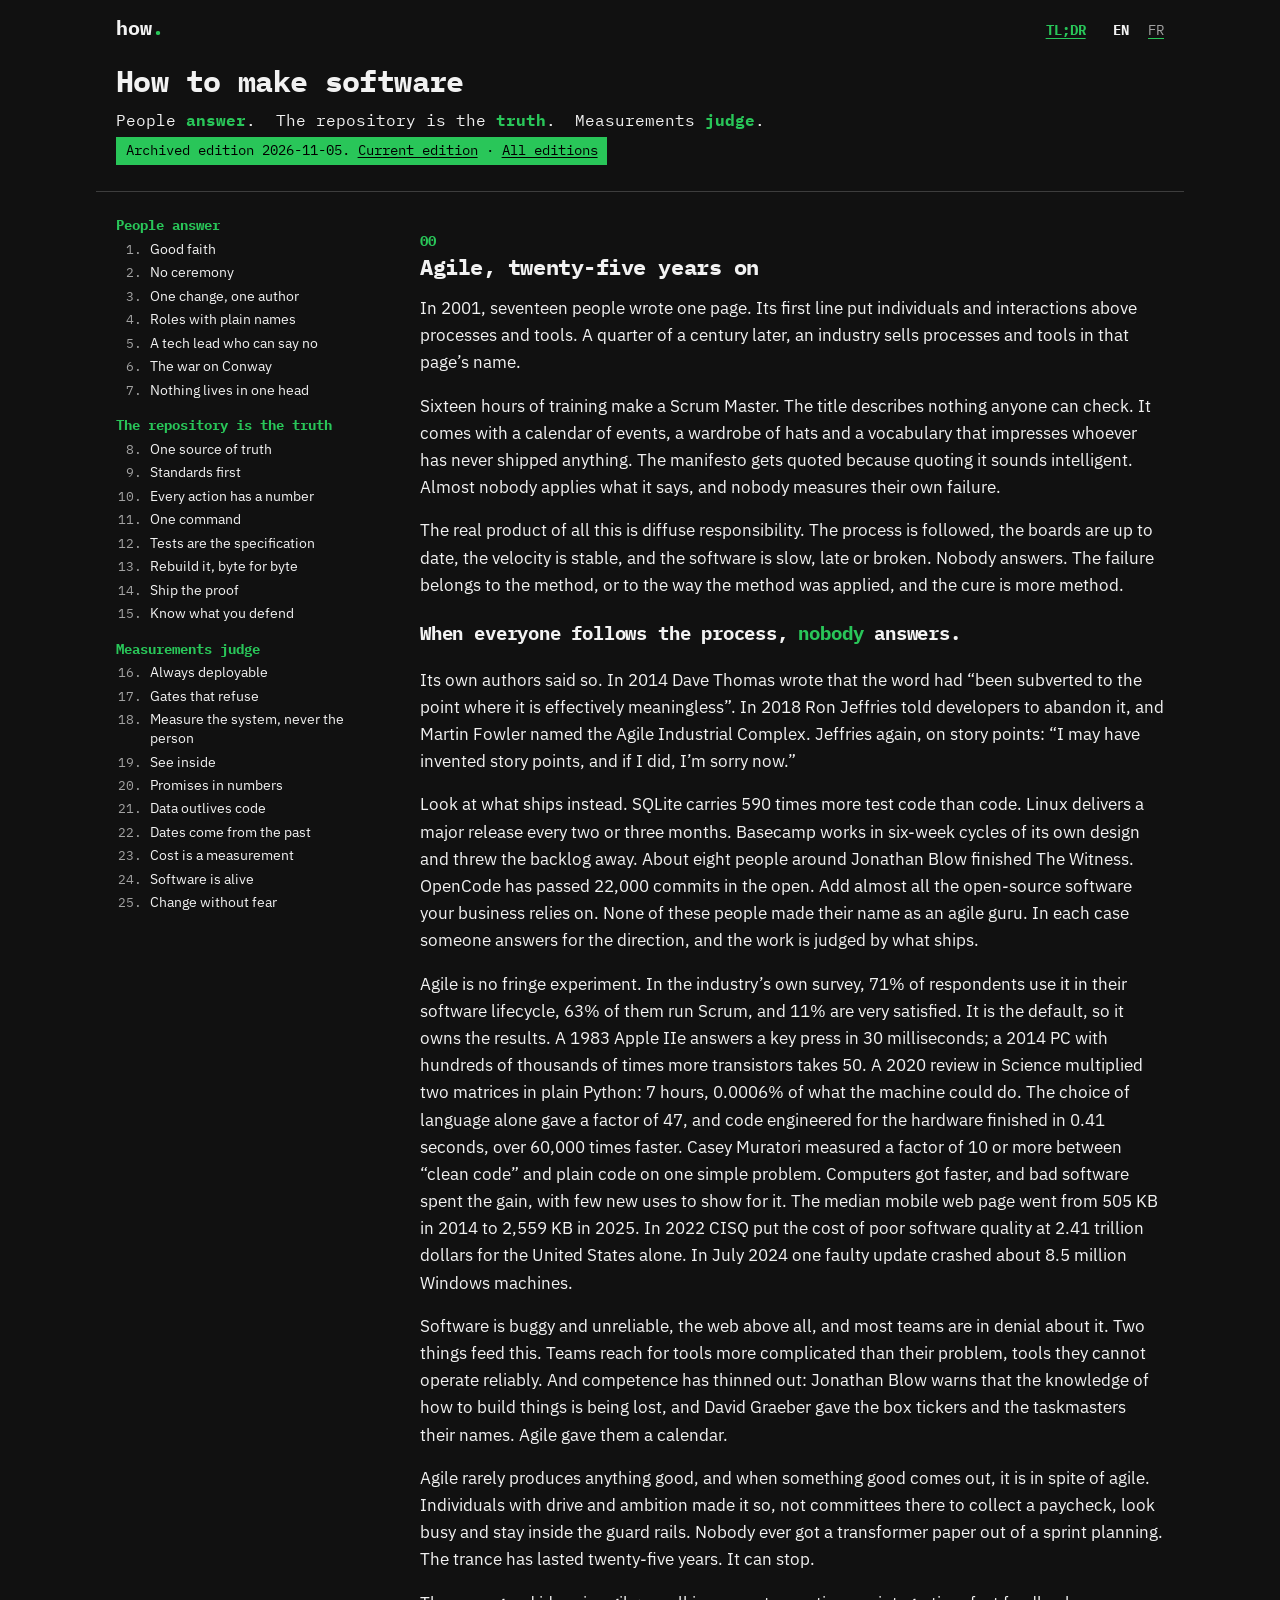
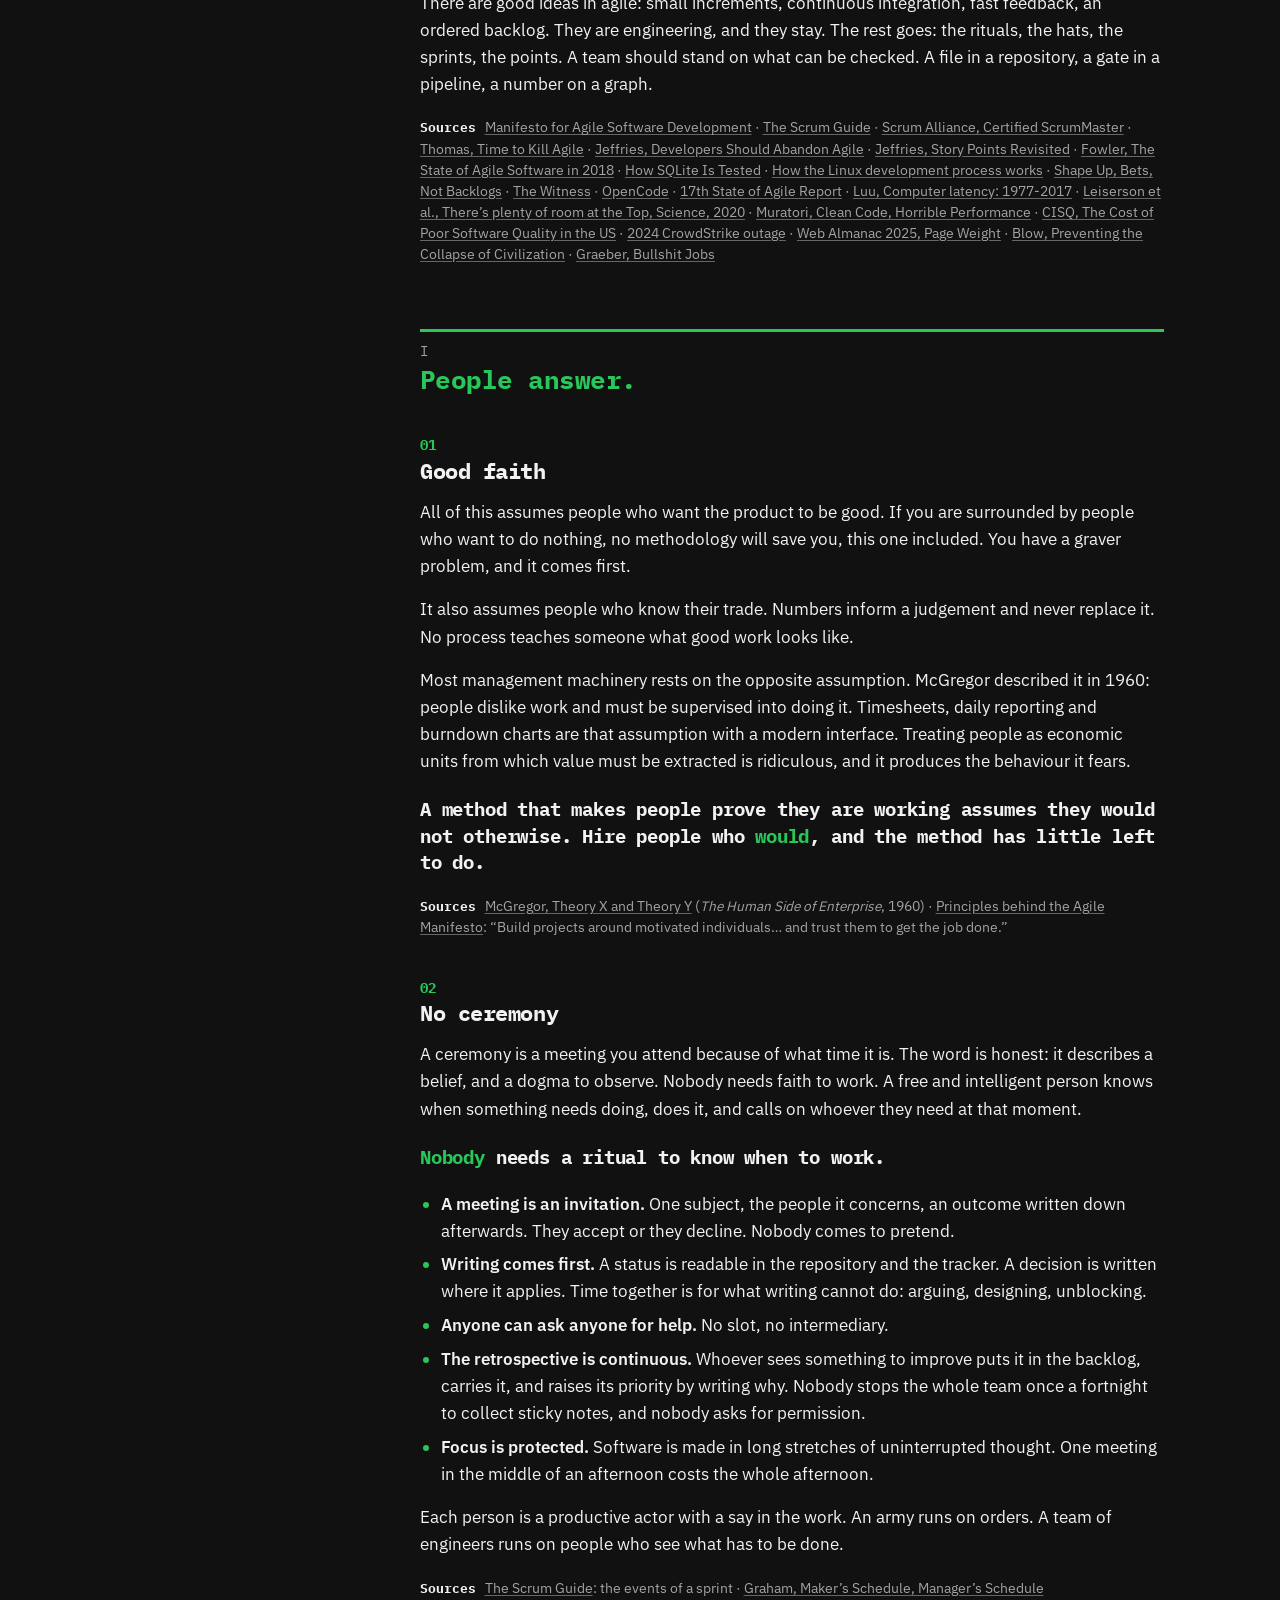
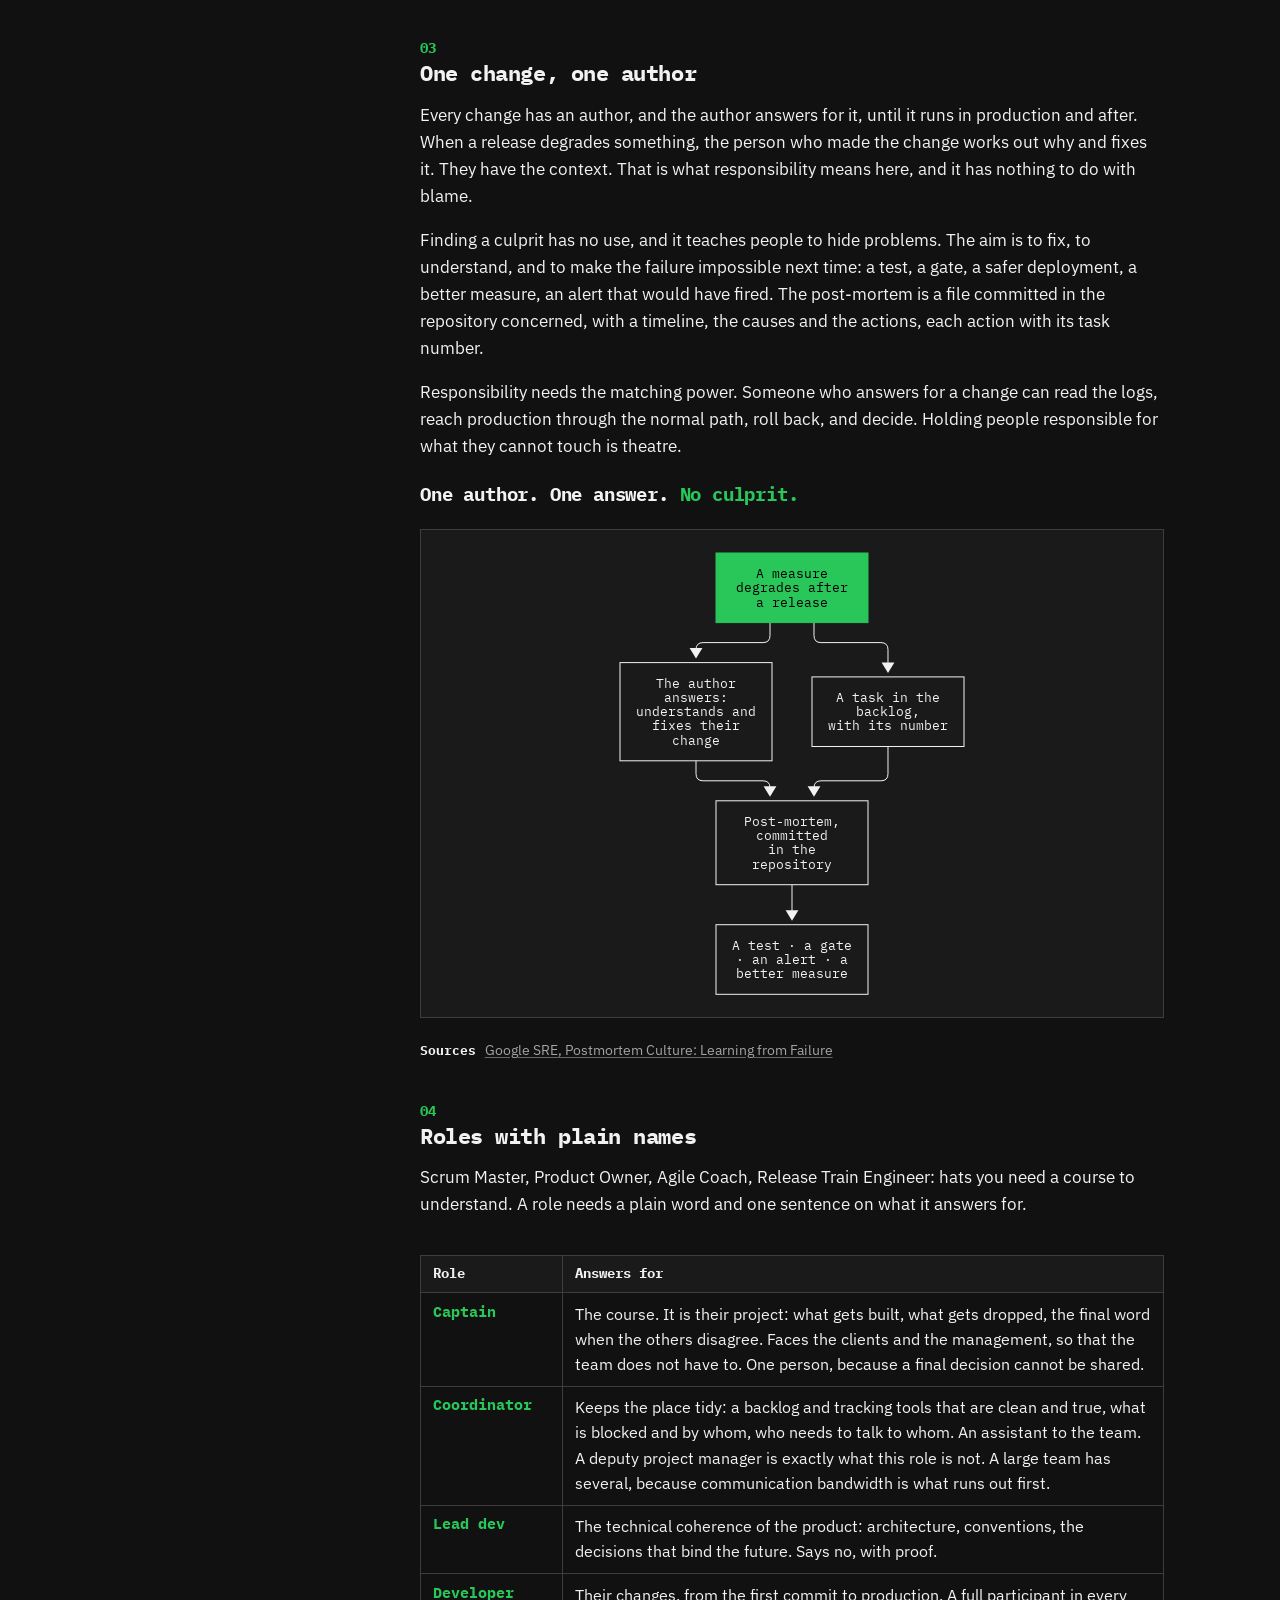
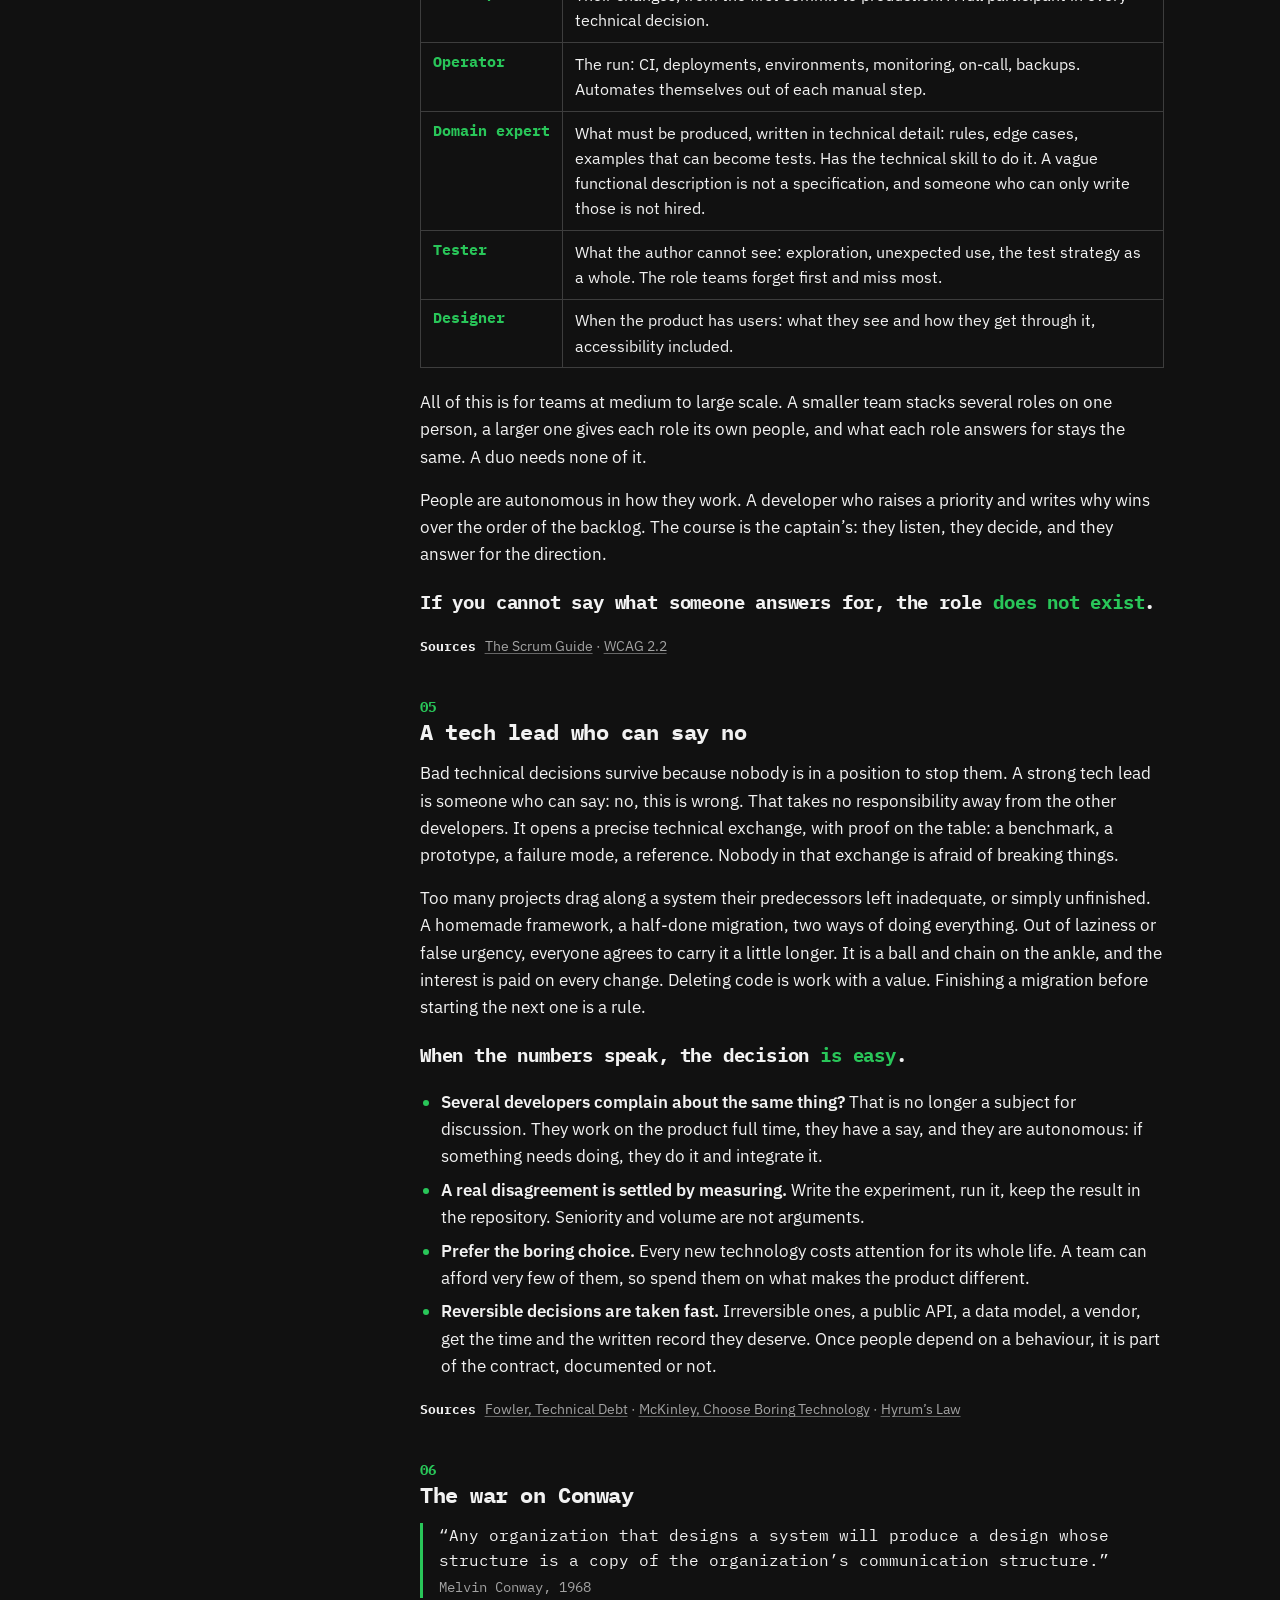
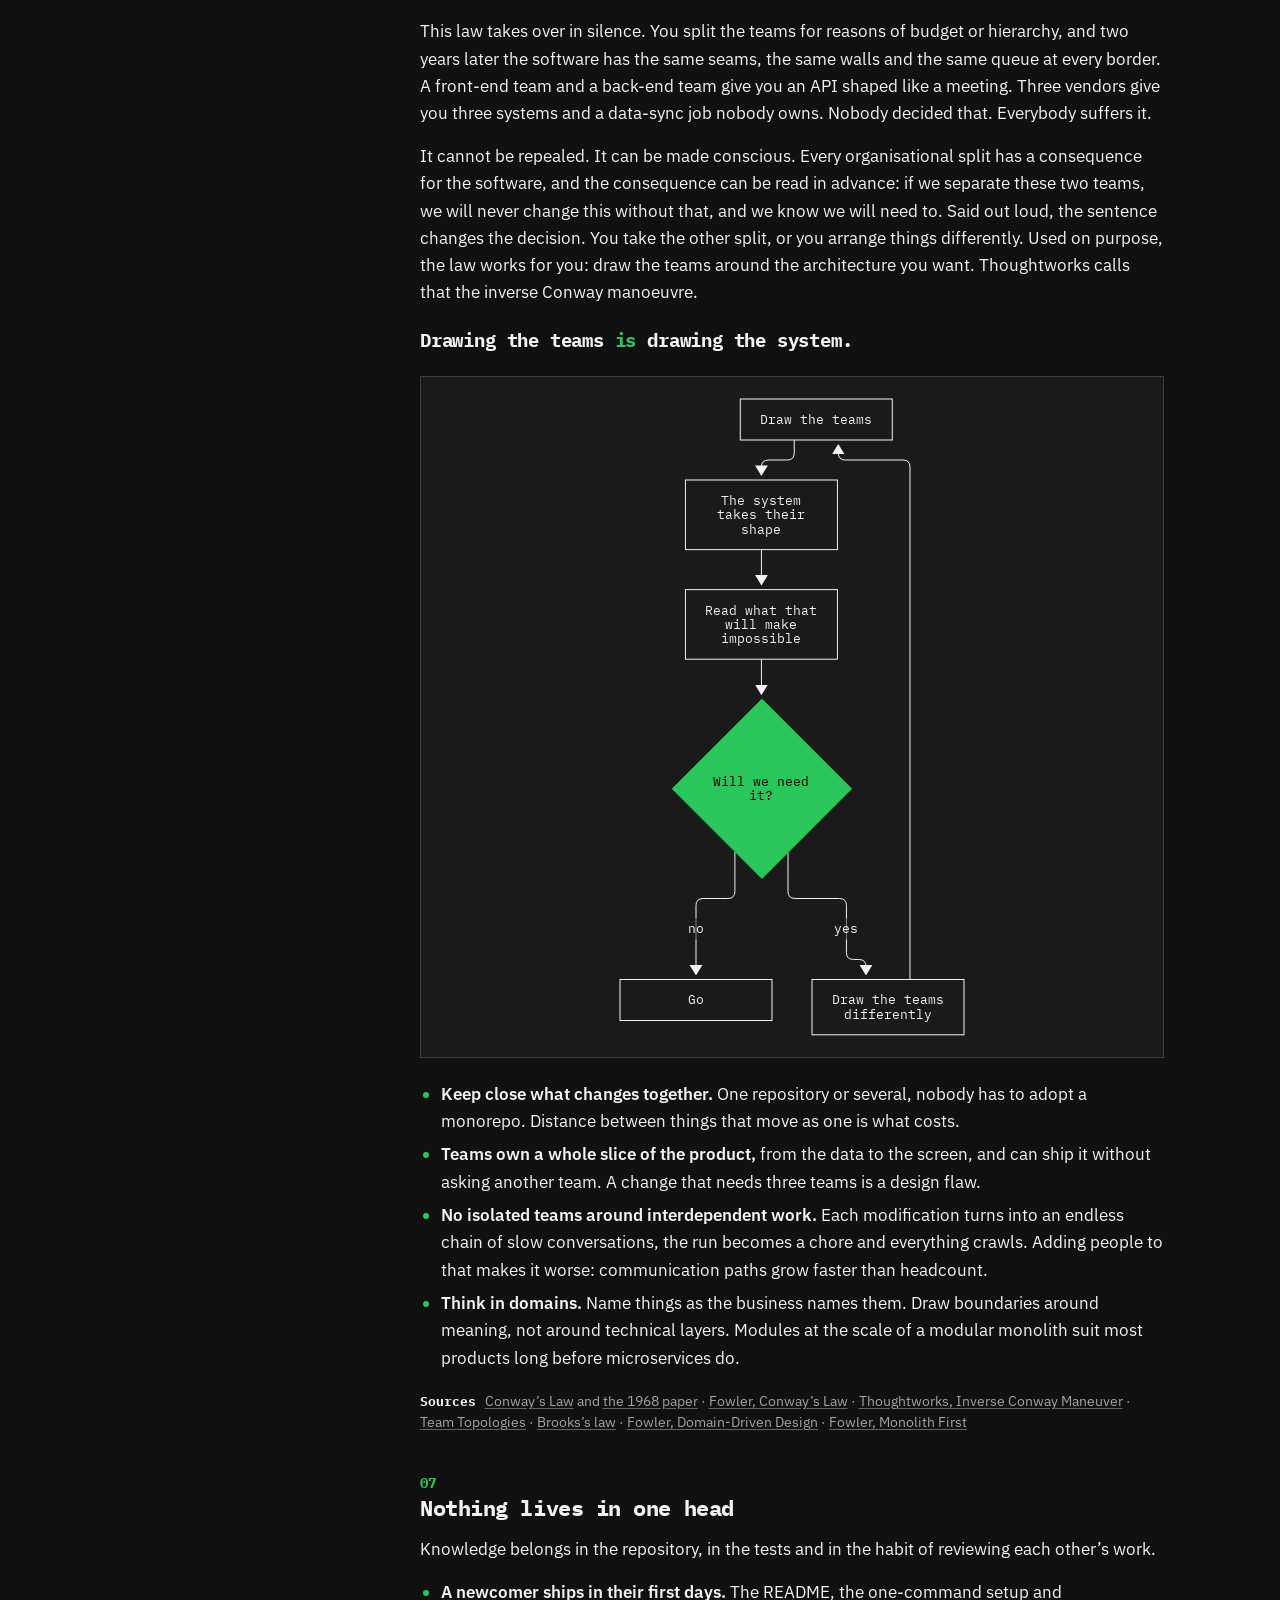
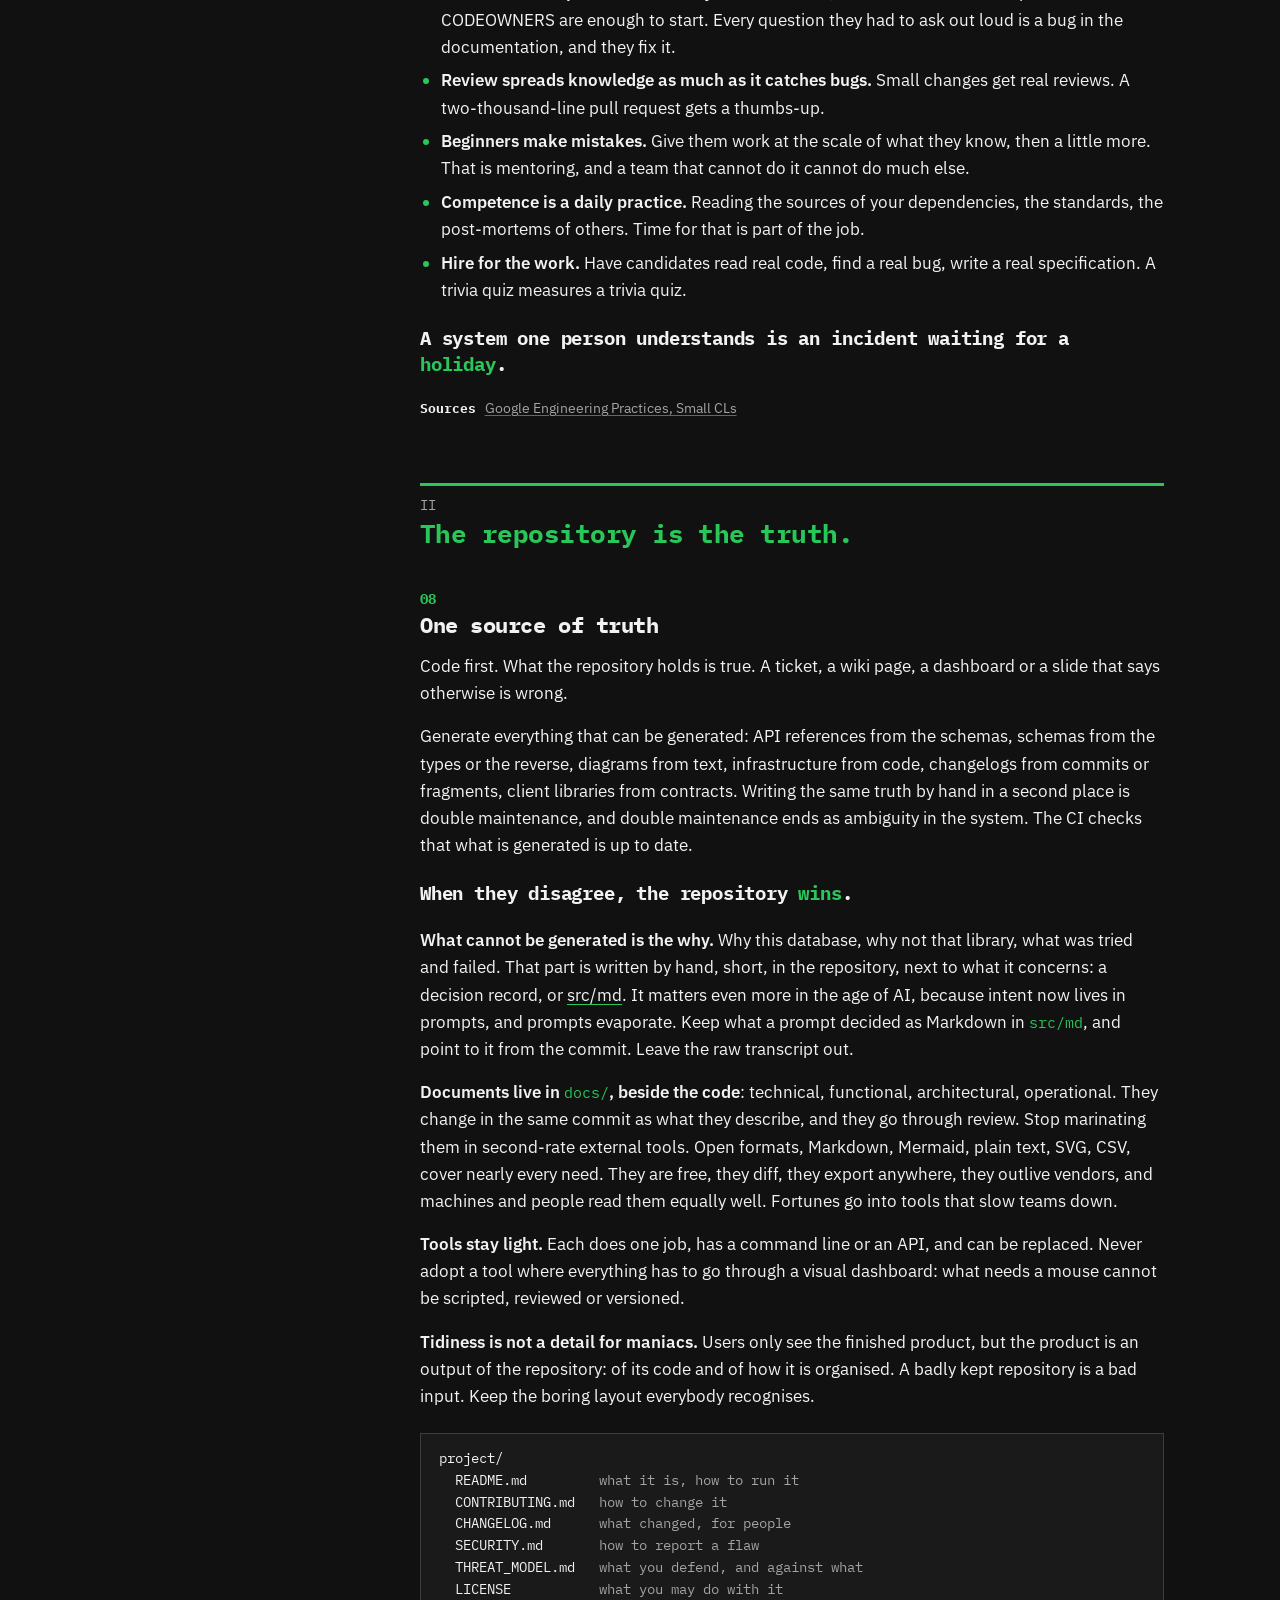
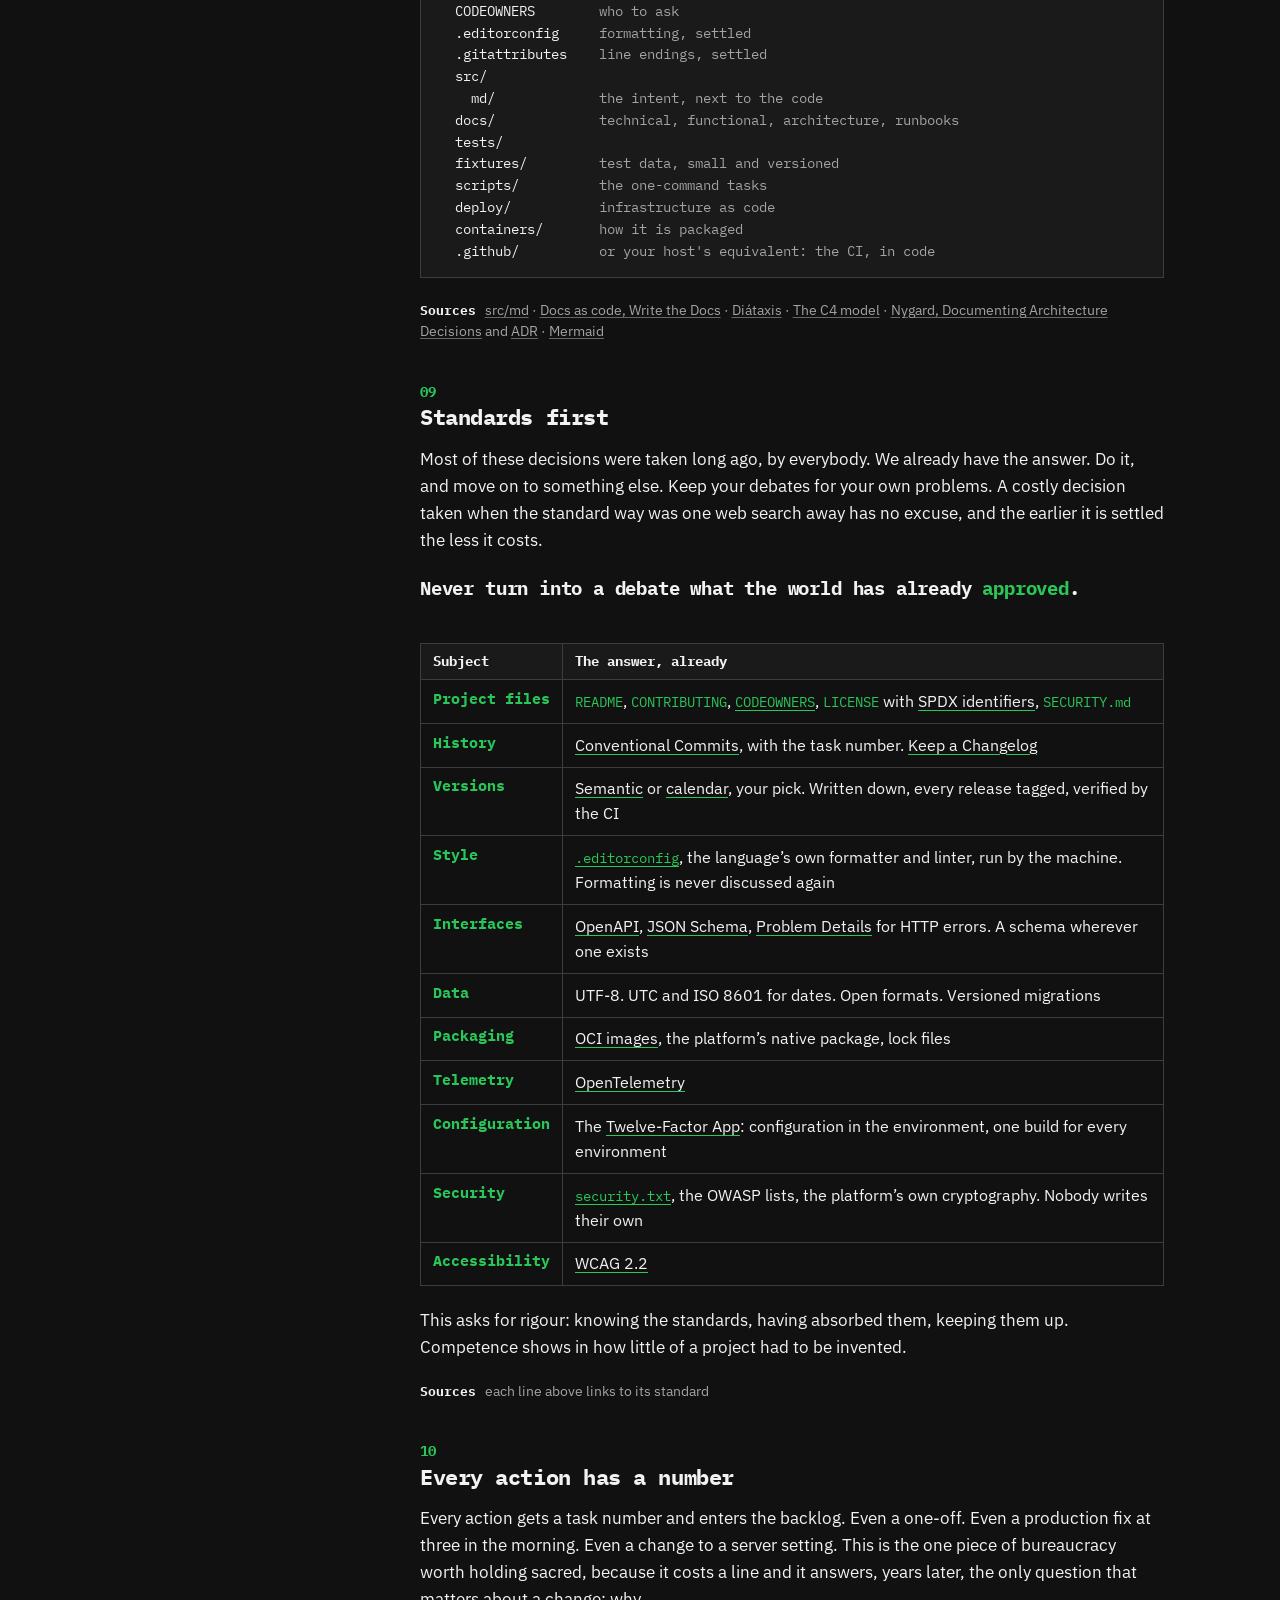
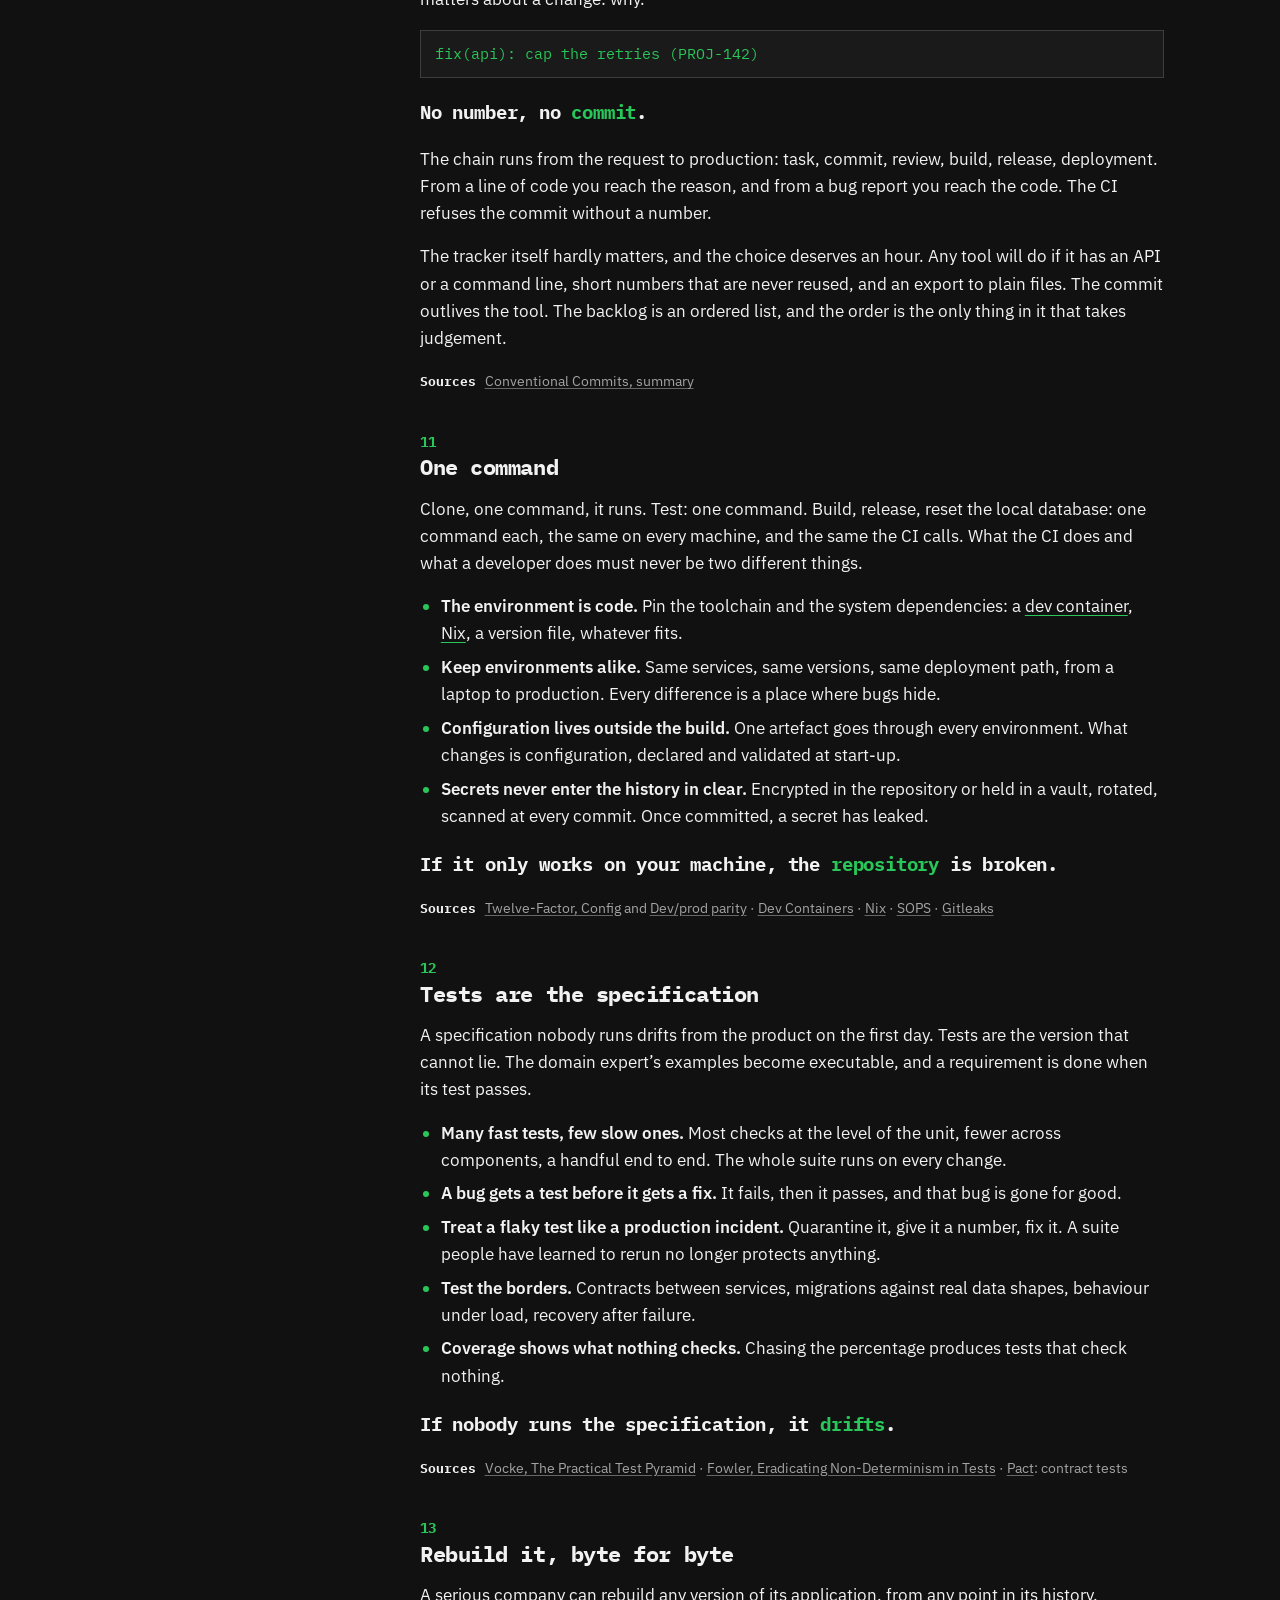
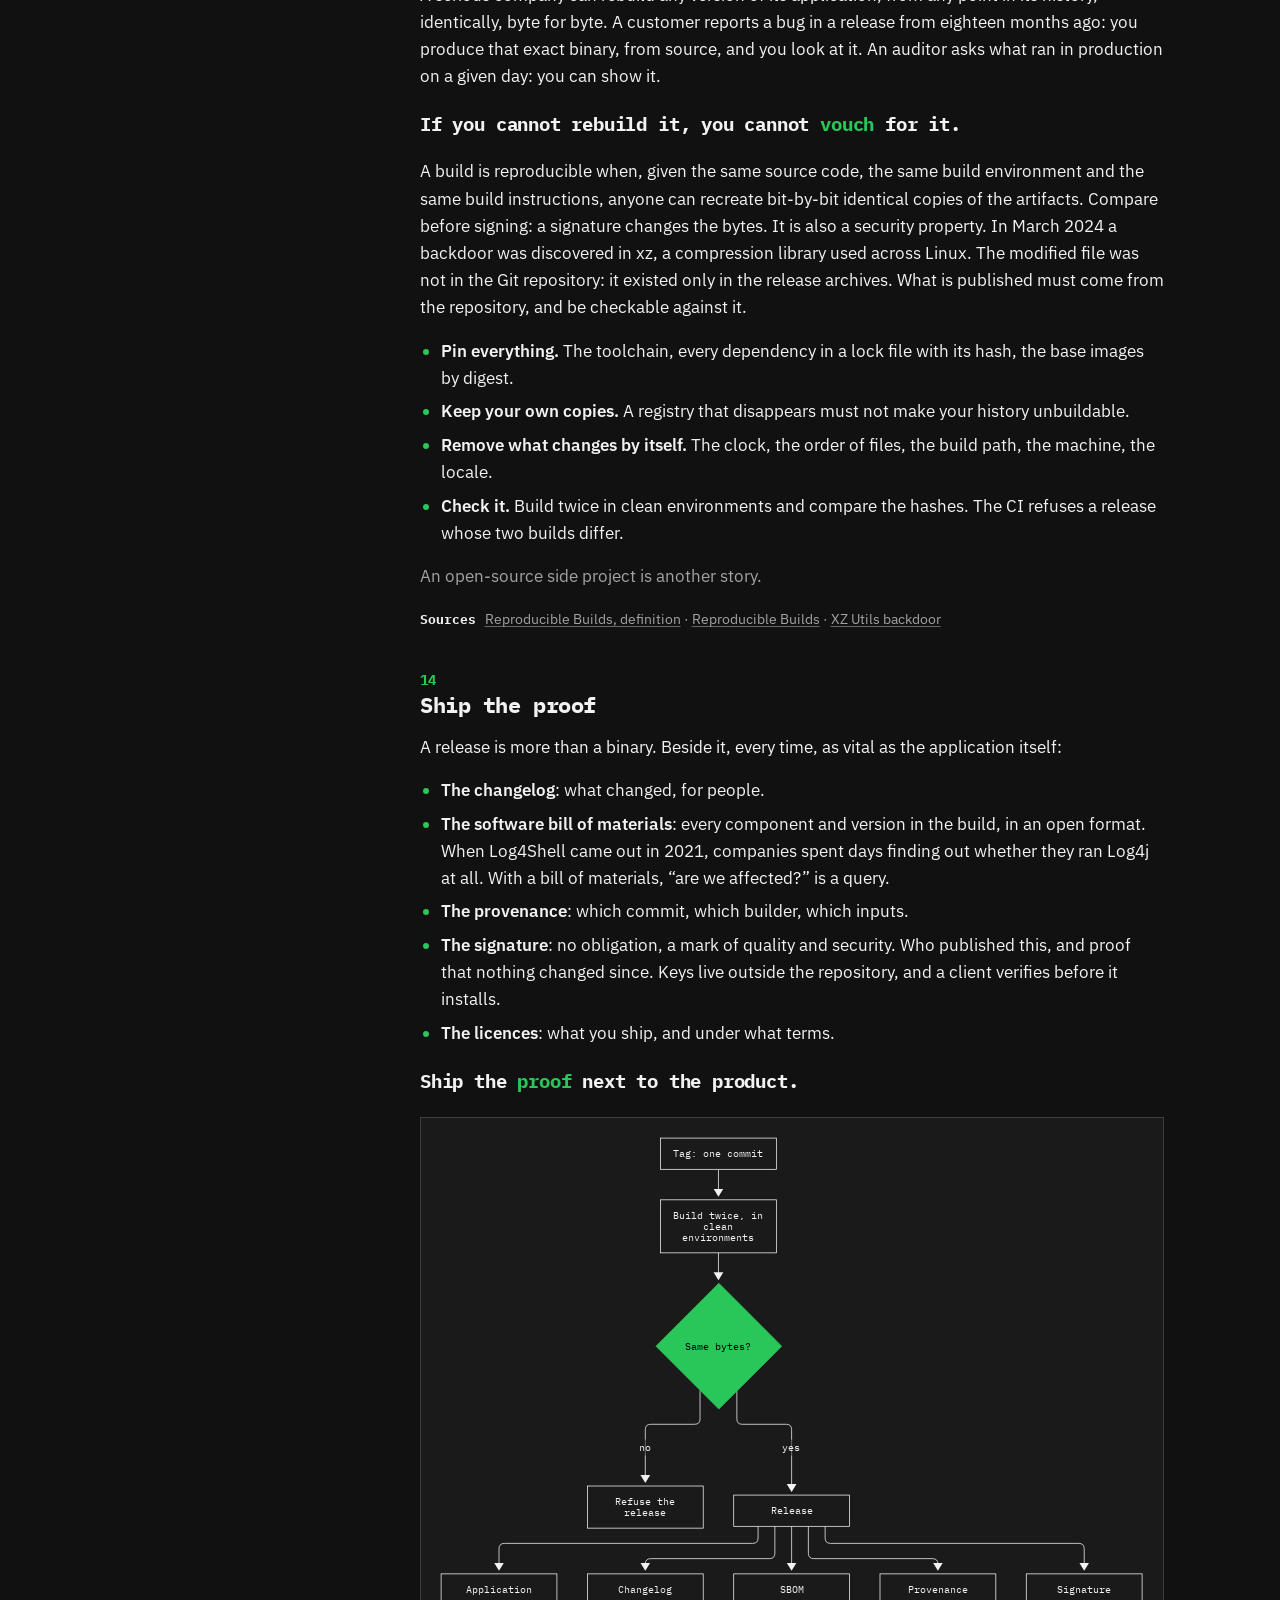
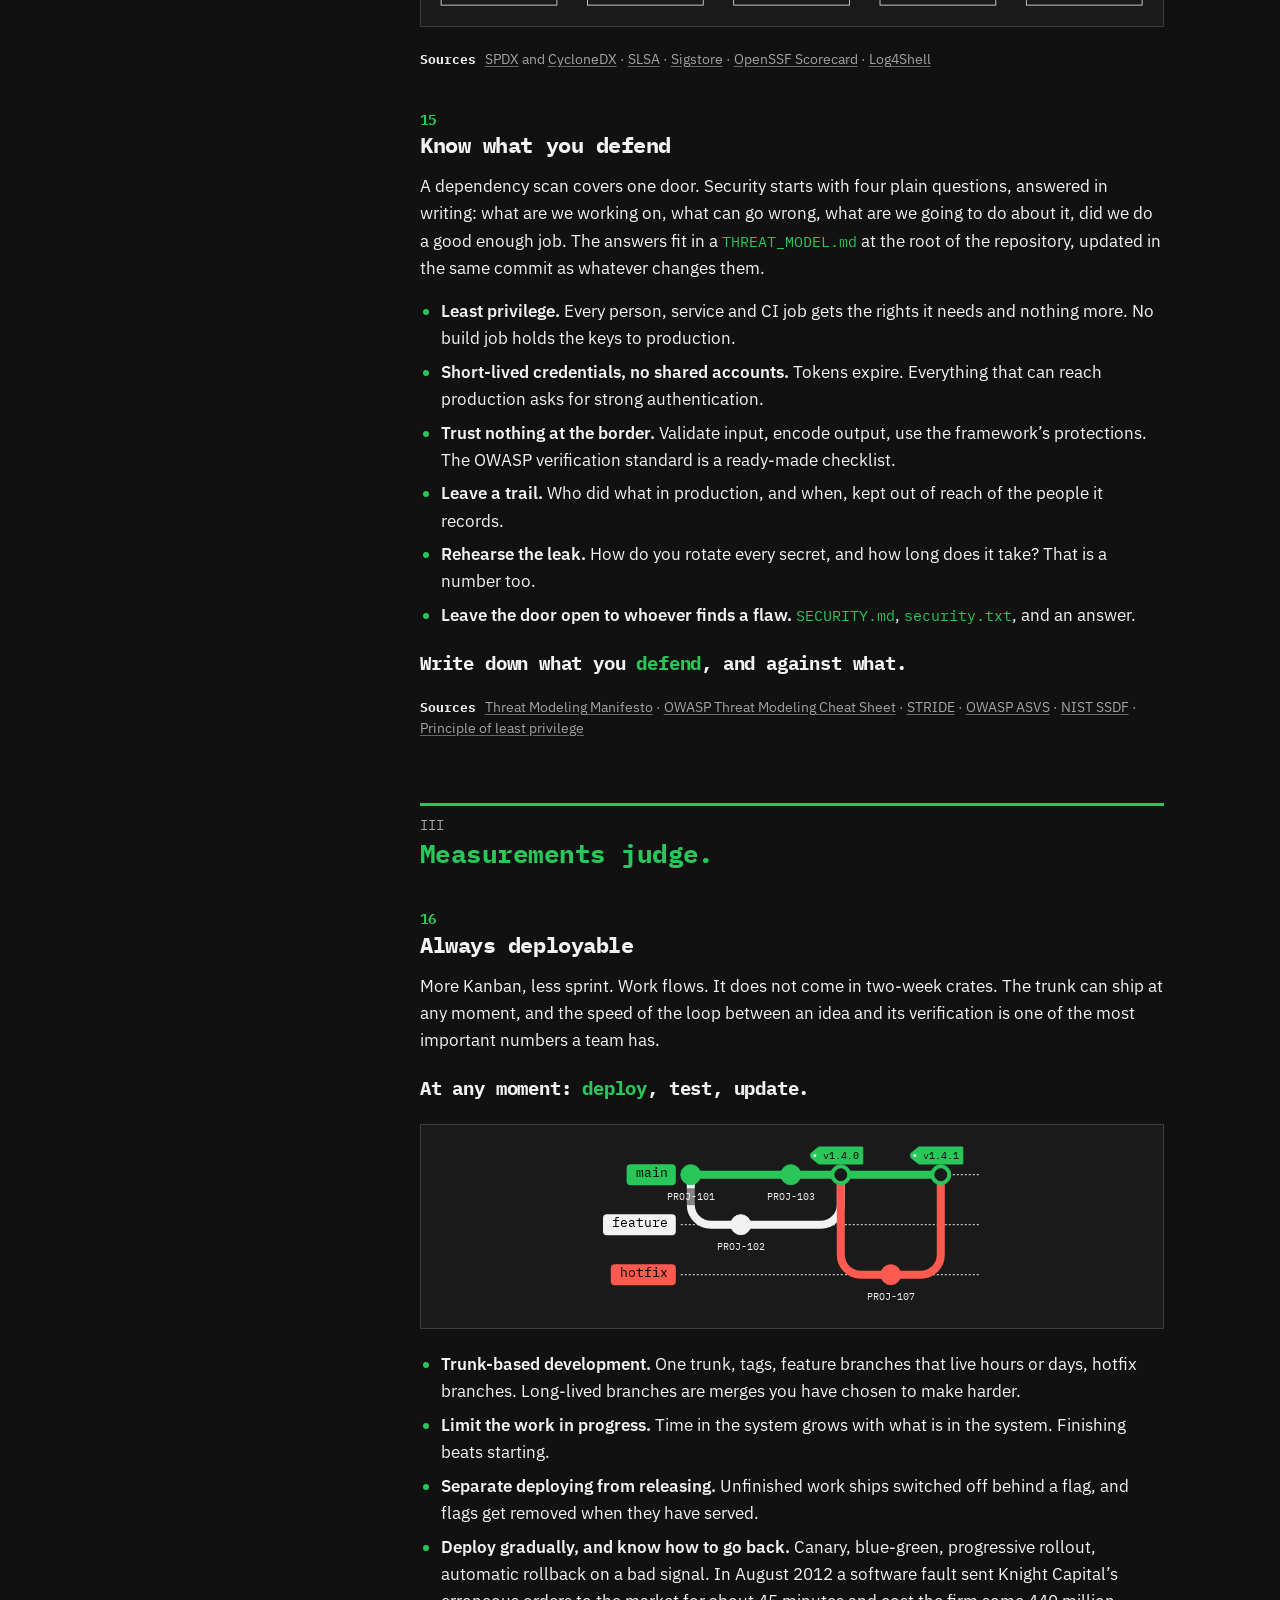
<file: src/site/latest/index.html>
<!doctype html>
<html lang="en">
<head>
<meta charset="utf-8">
<title>how. Latest edition</title>
<meta name="color-scheme" content="dark">
<meta name="theme-color" content="#111111">
<meta http-equiv="refresh" content="0; url=../archive/2026-11-05/">
<link rel="canonical" href="https://how.froment.software/archive/2026-11-05/">
<style>html { background: #111111; }</style>
</head>
<body>
<p><a href="../archive/2026-11-05/">Edition 2026-11-05</a></p>
</body>
</html>
</file>
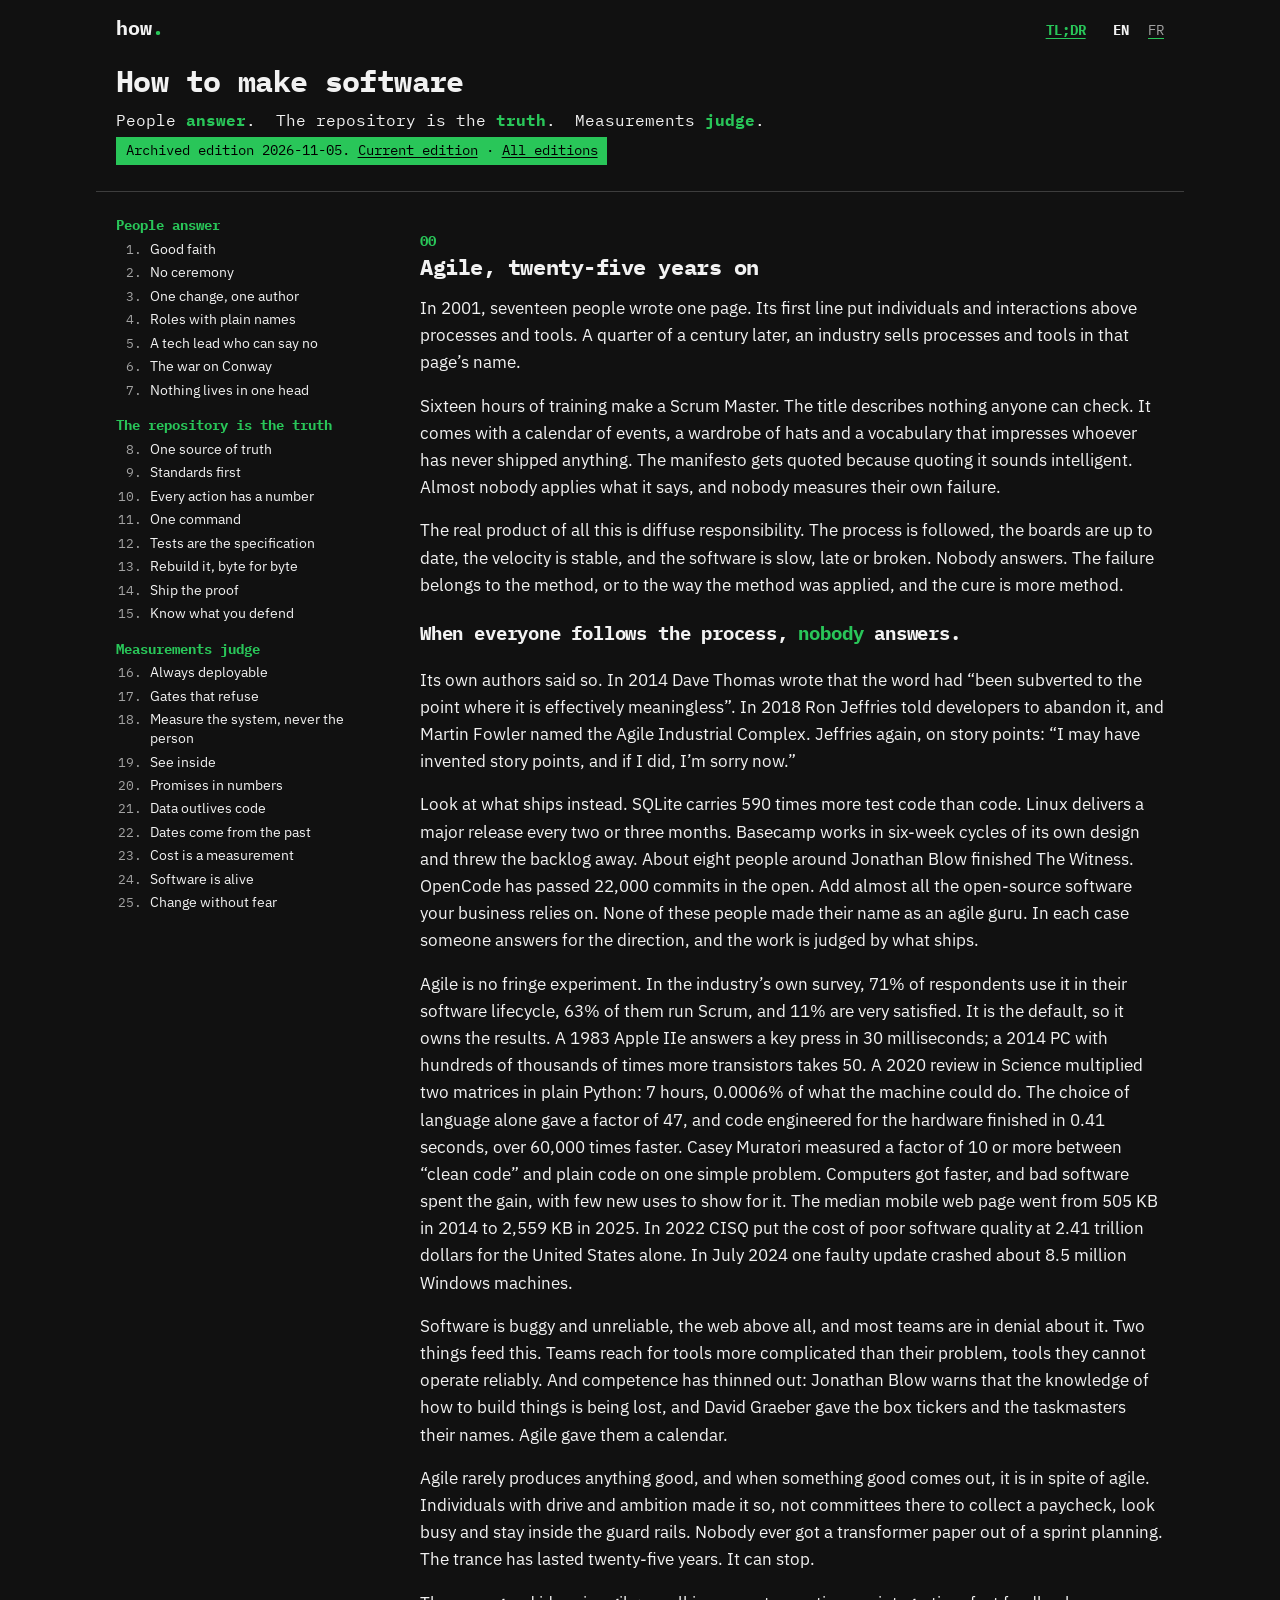
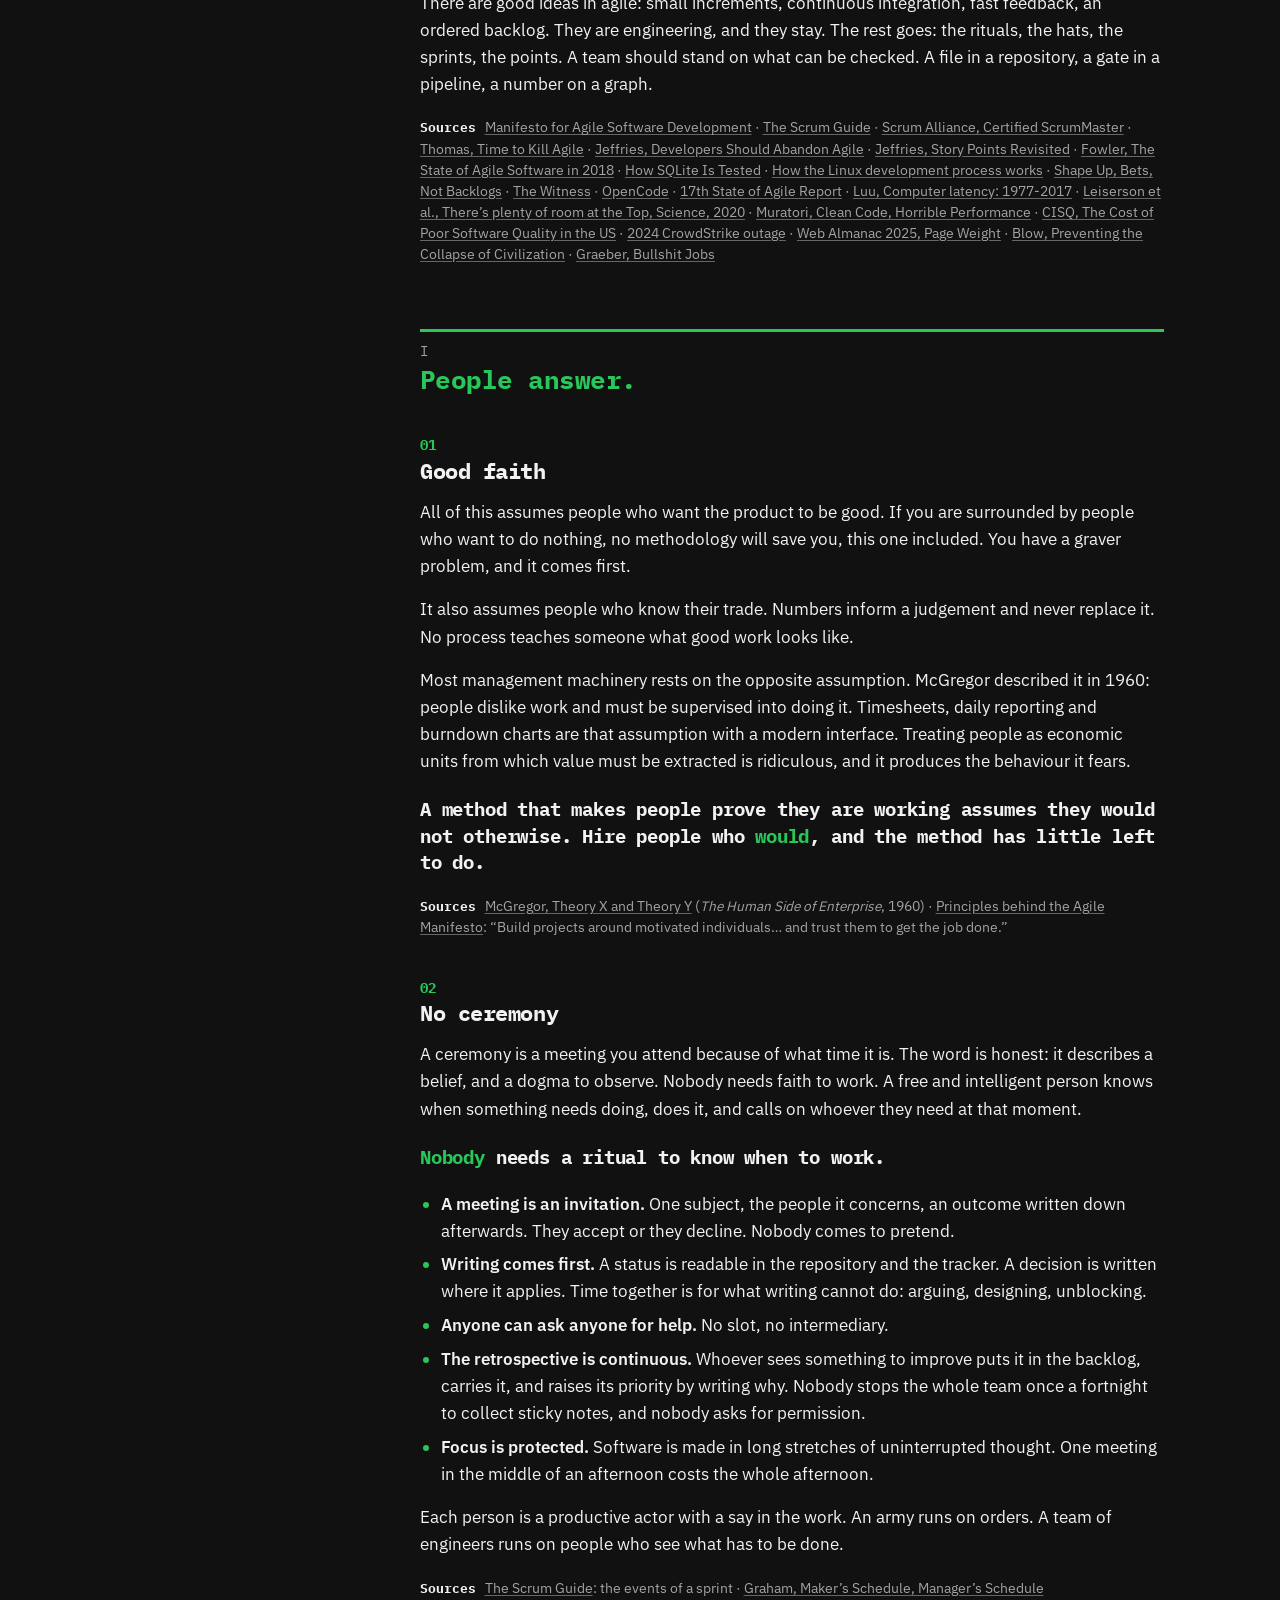
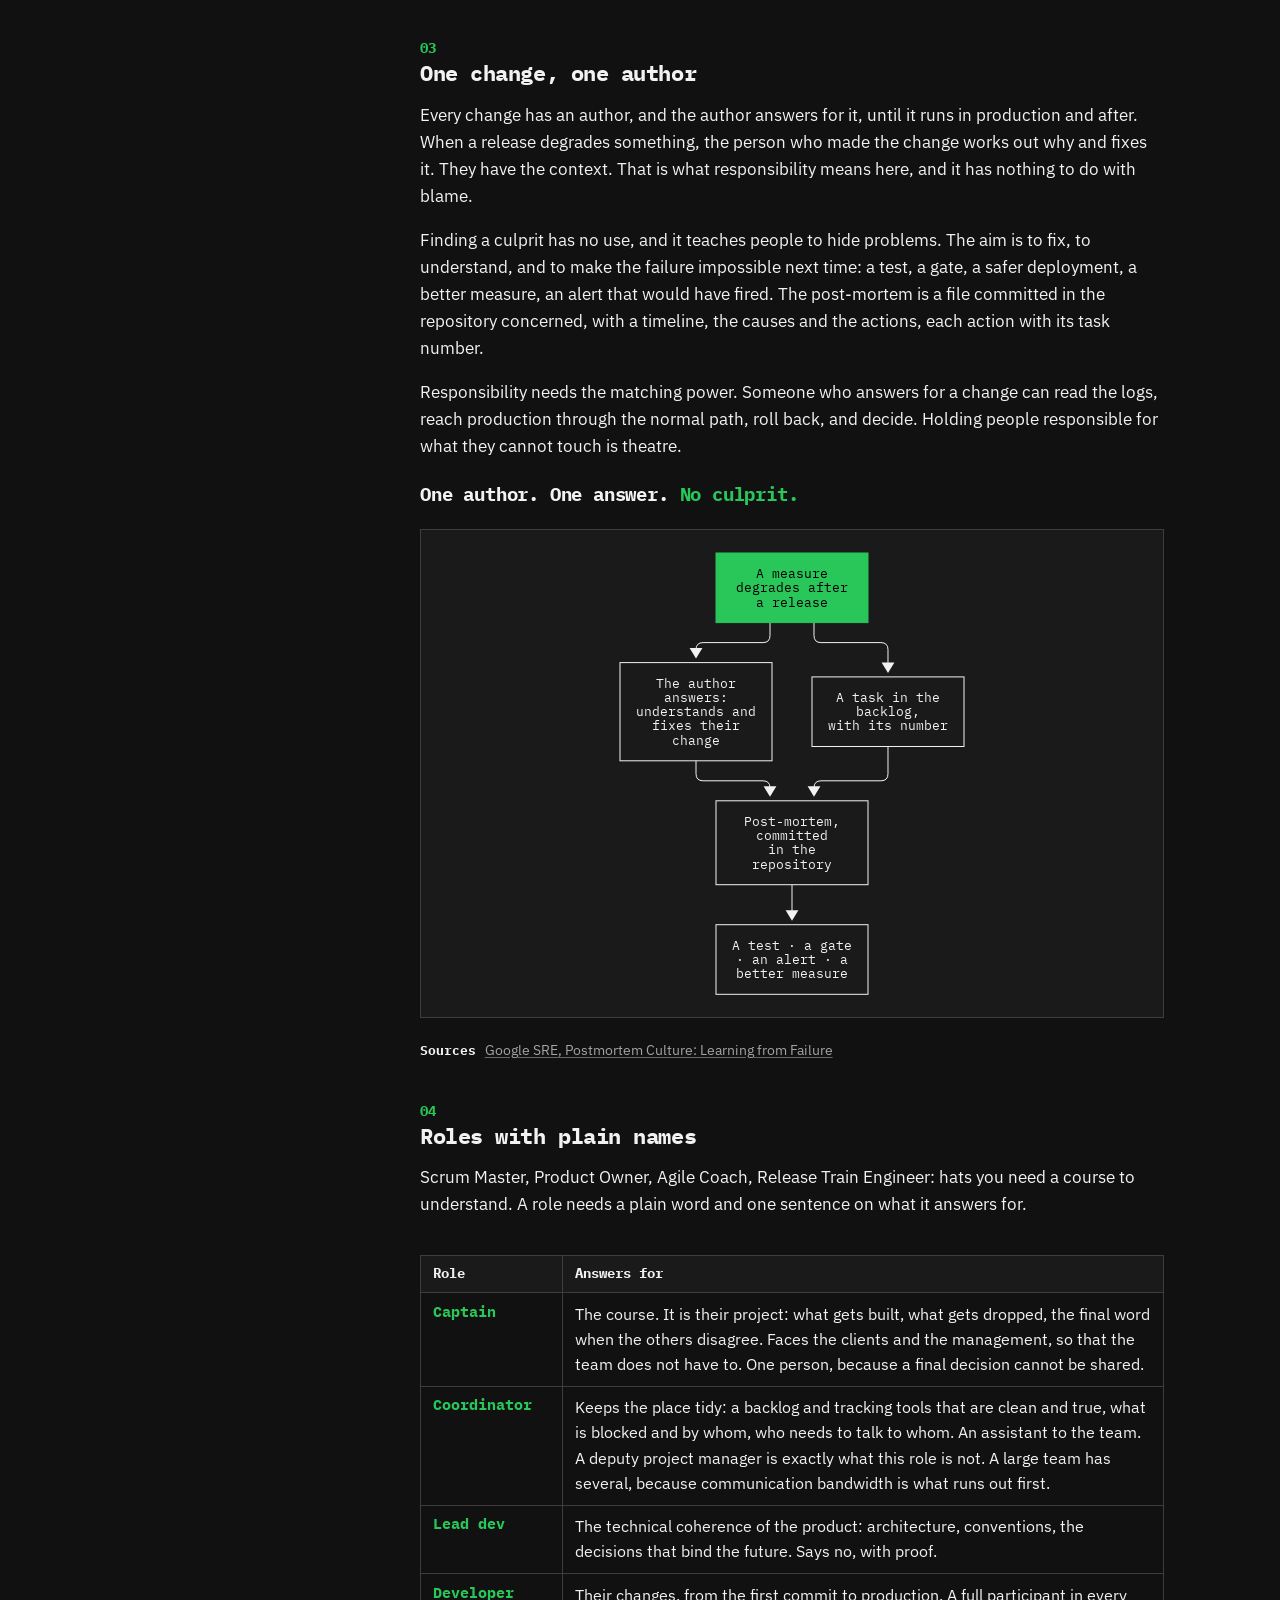
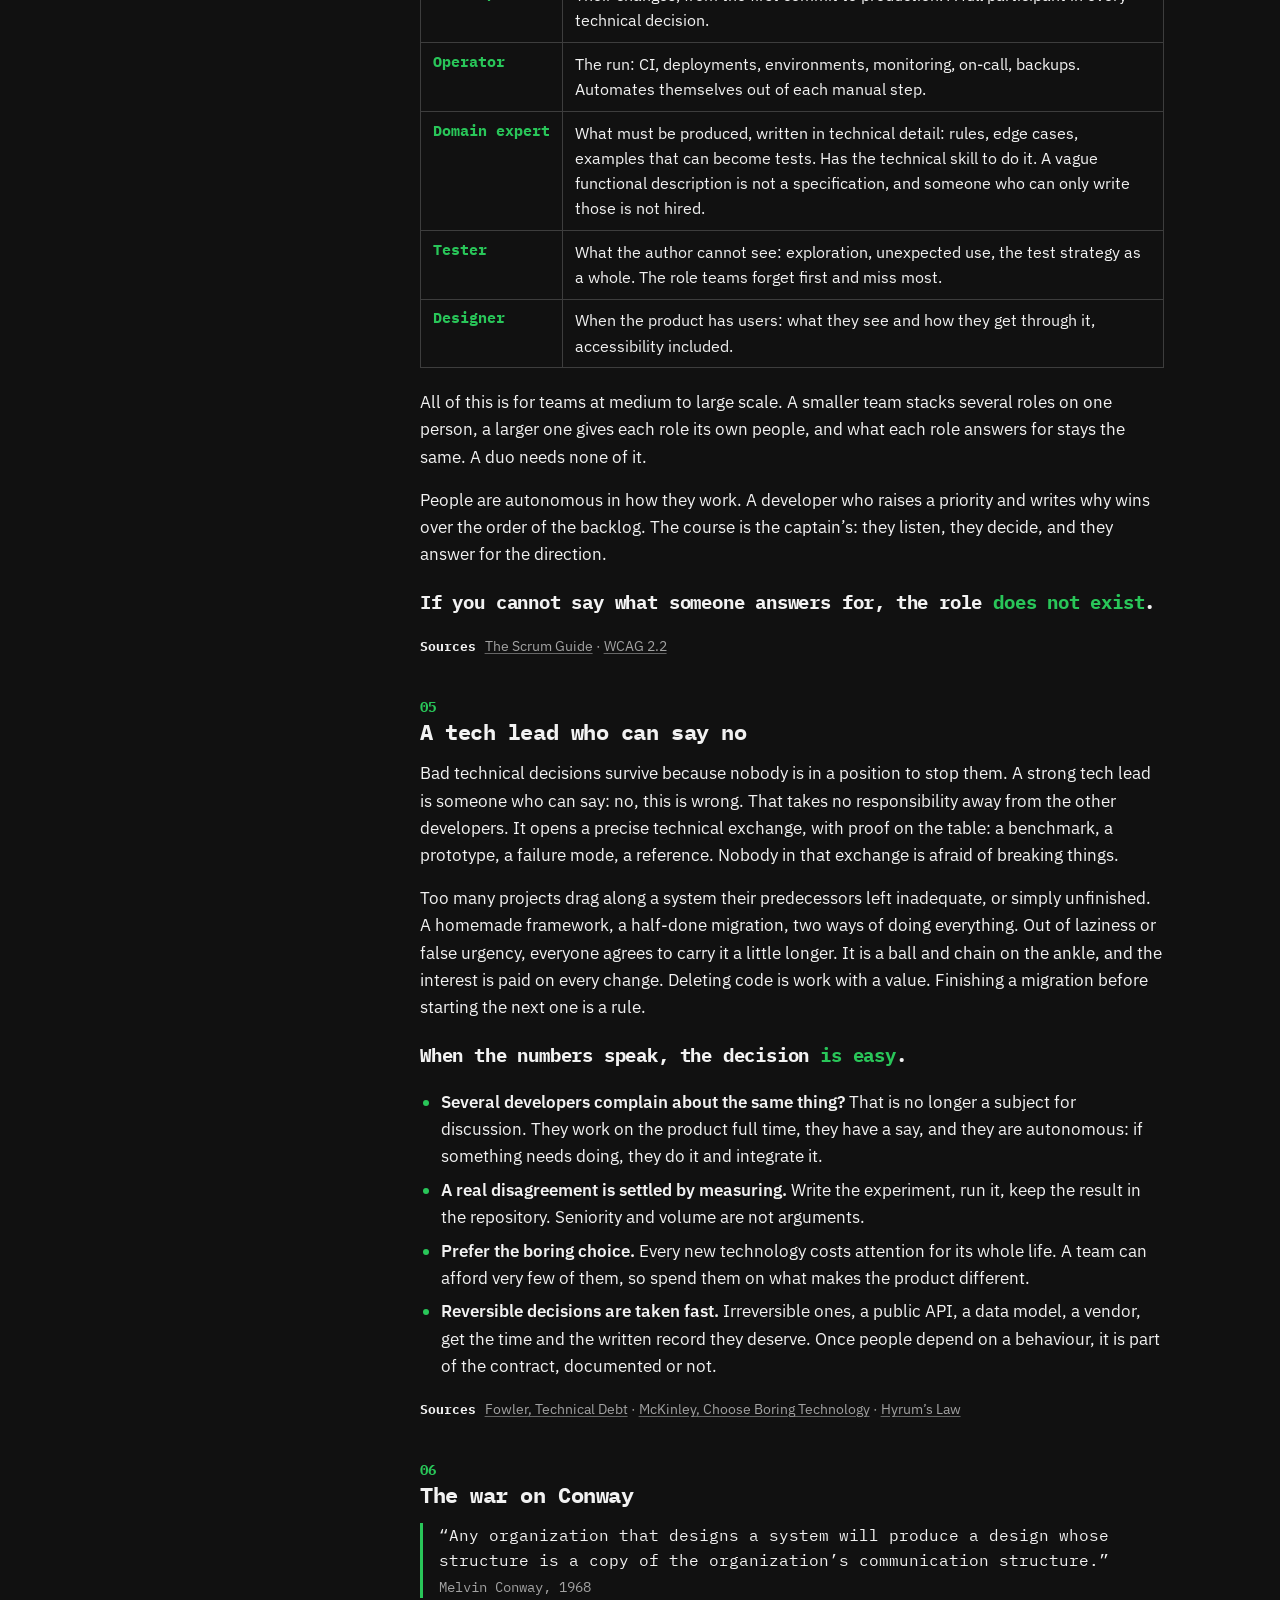
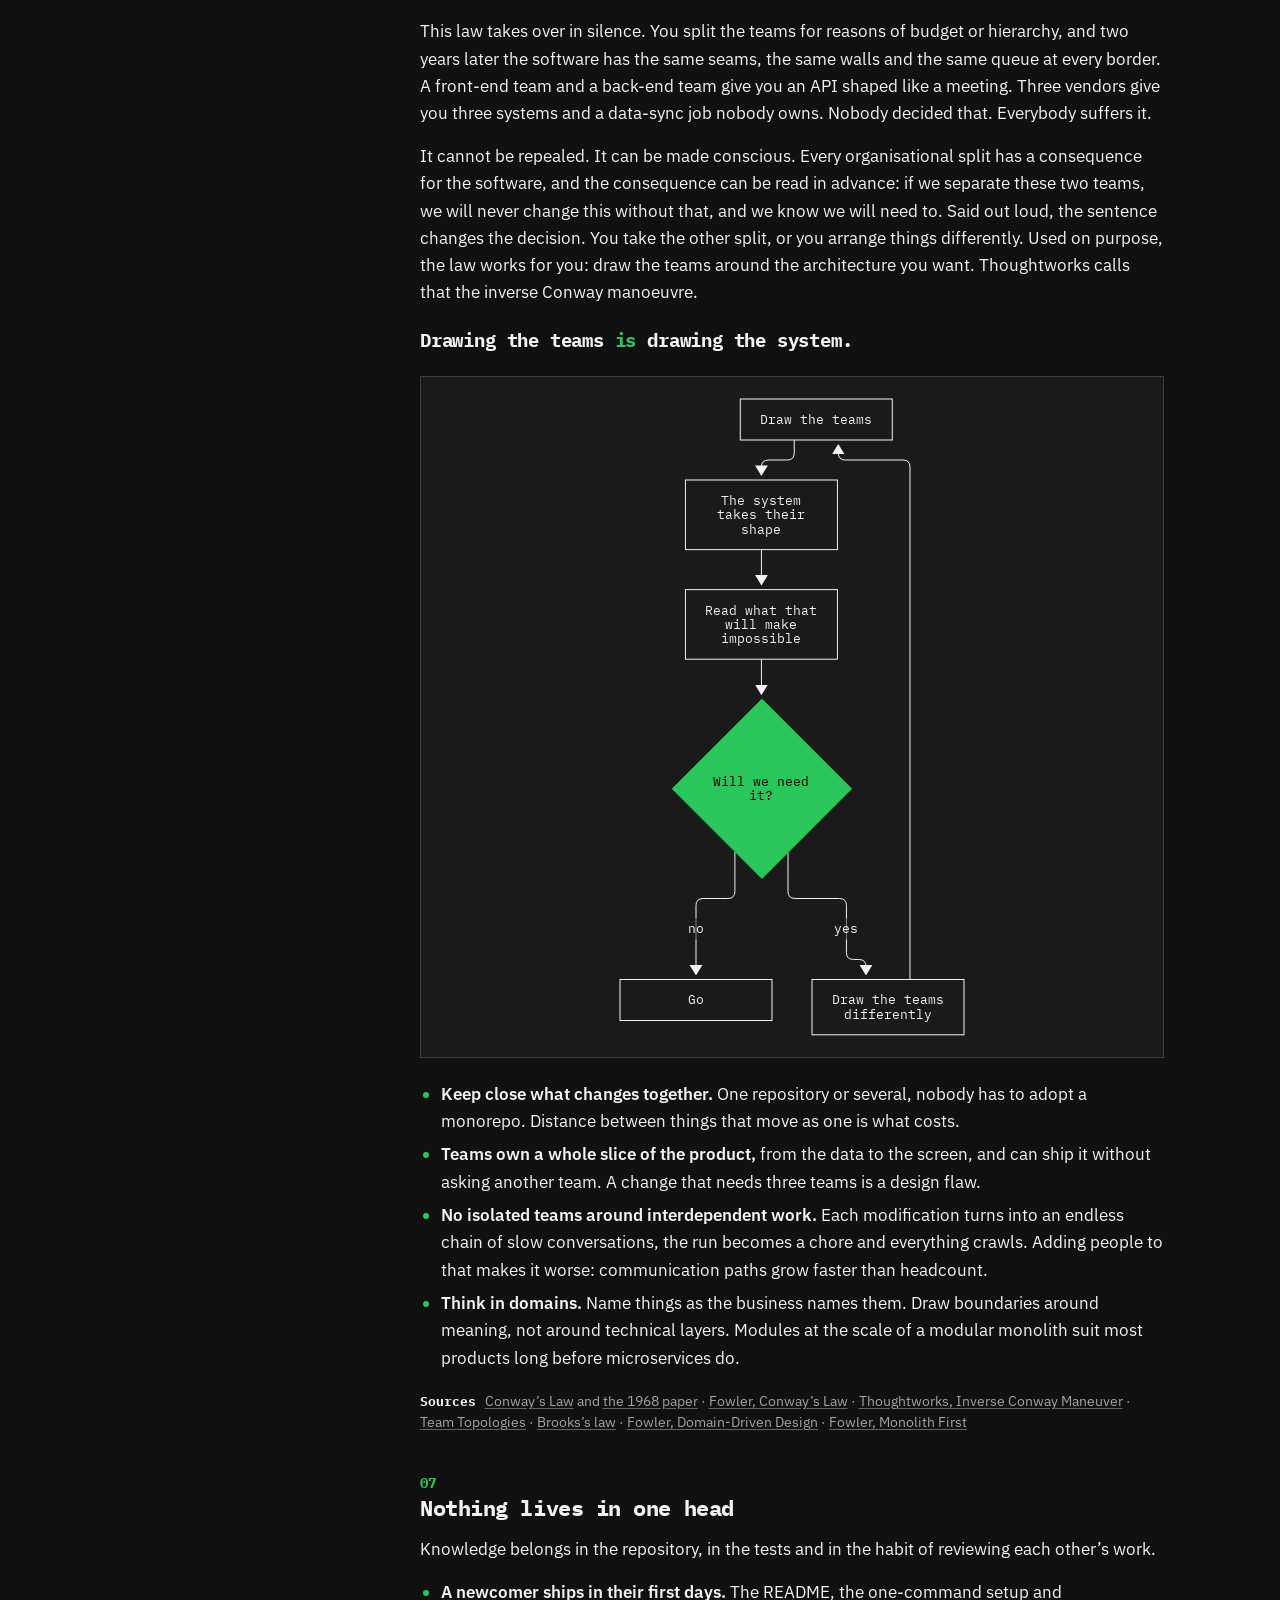
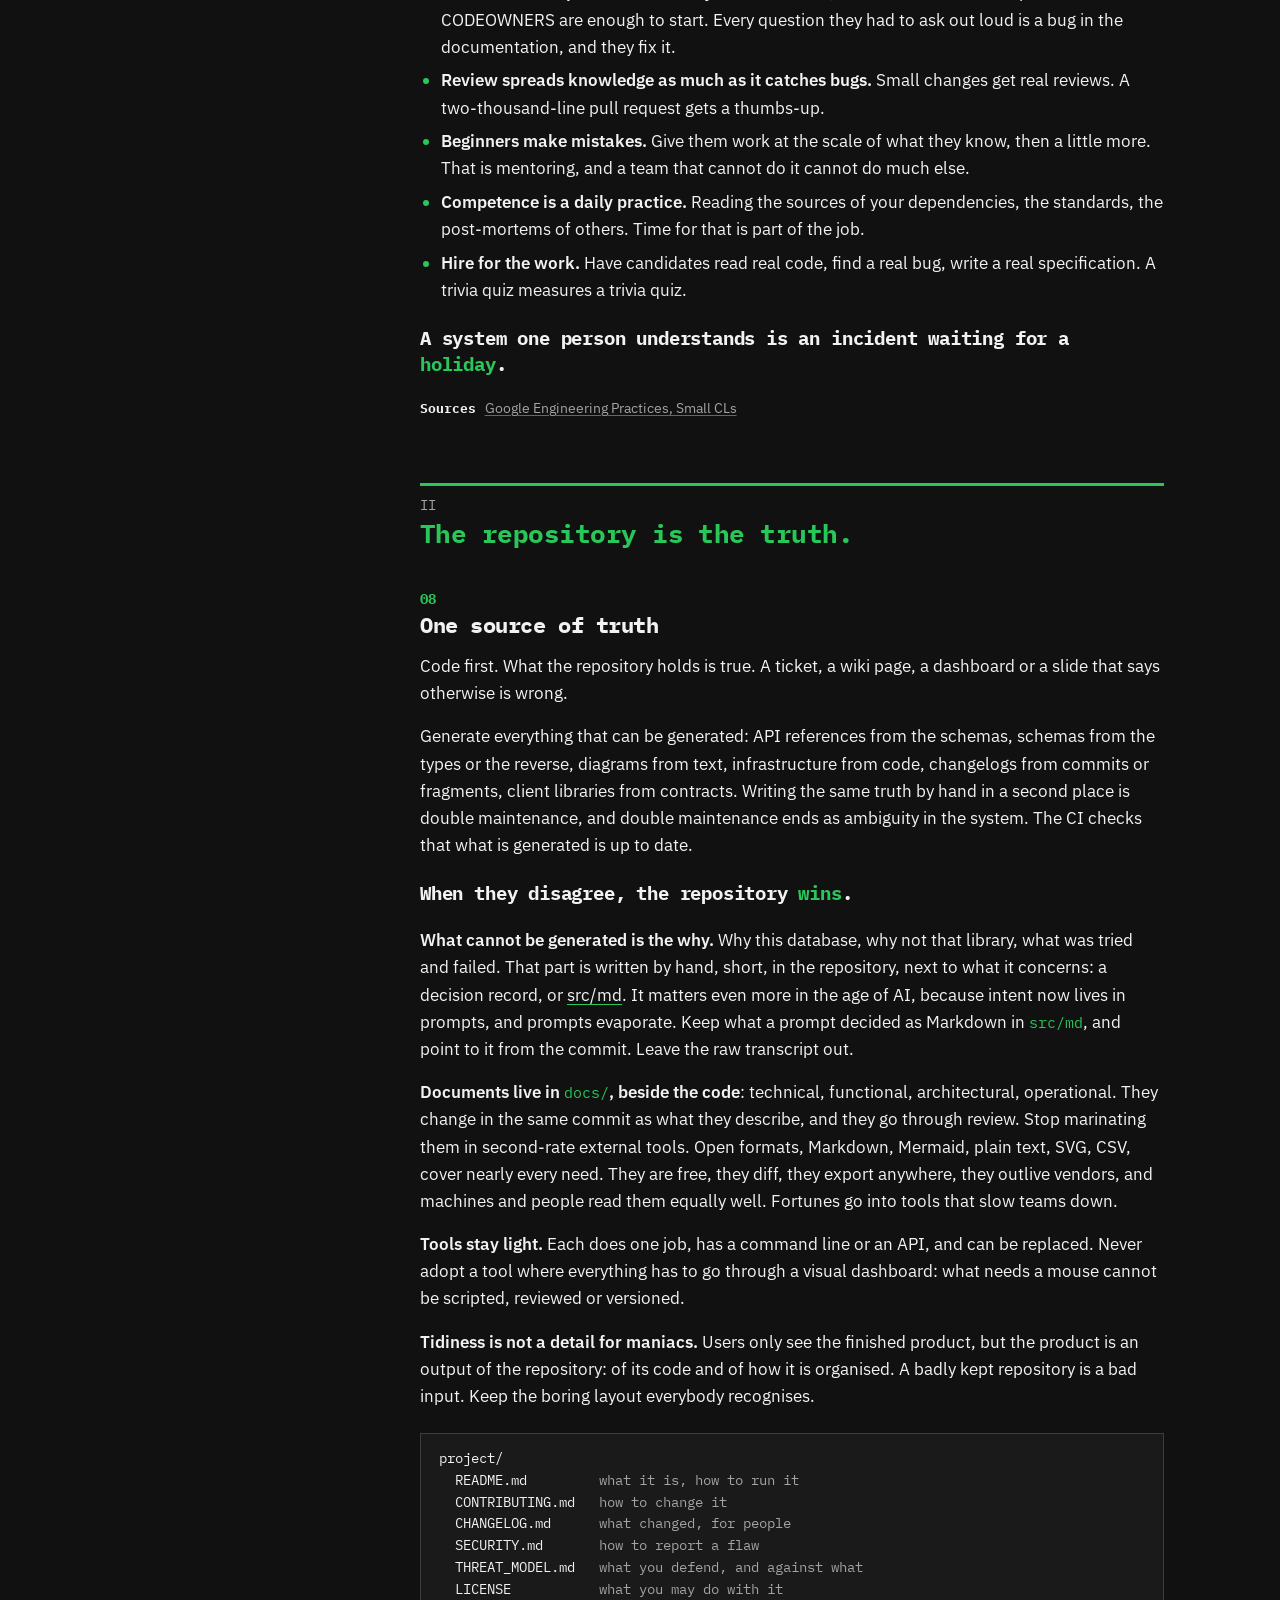
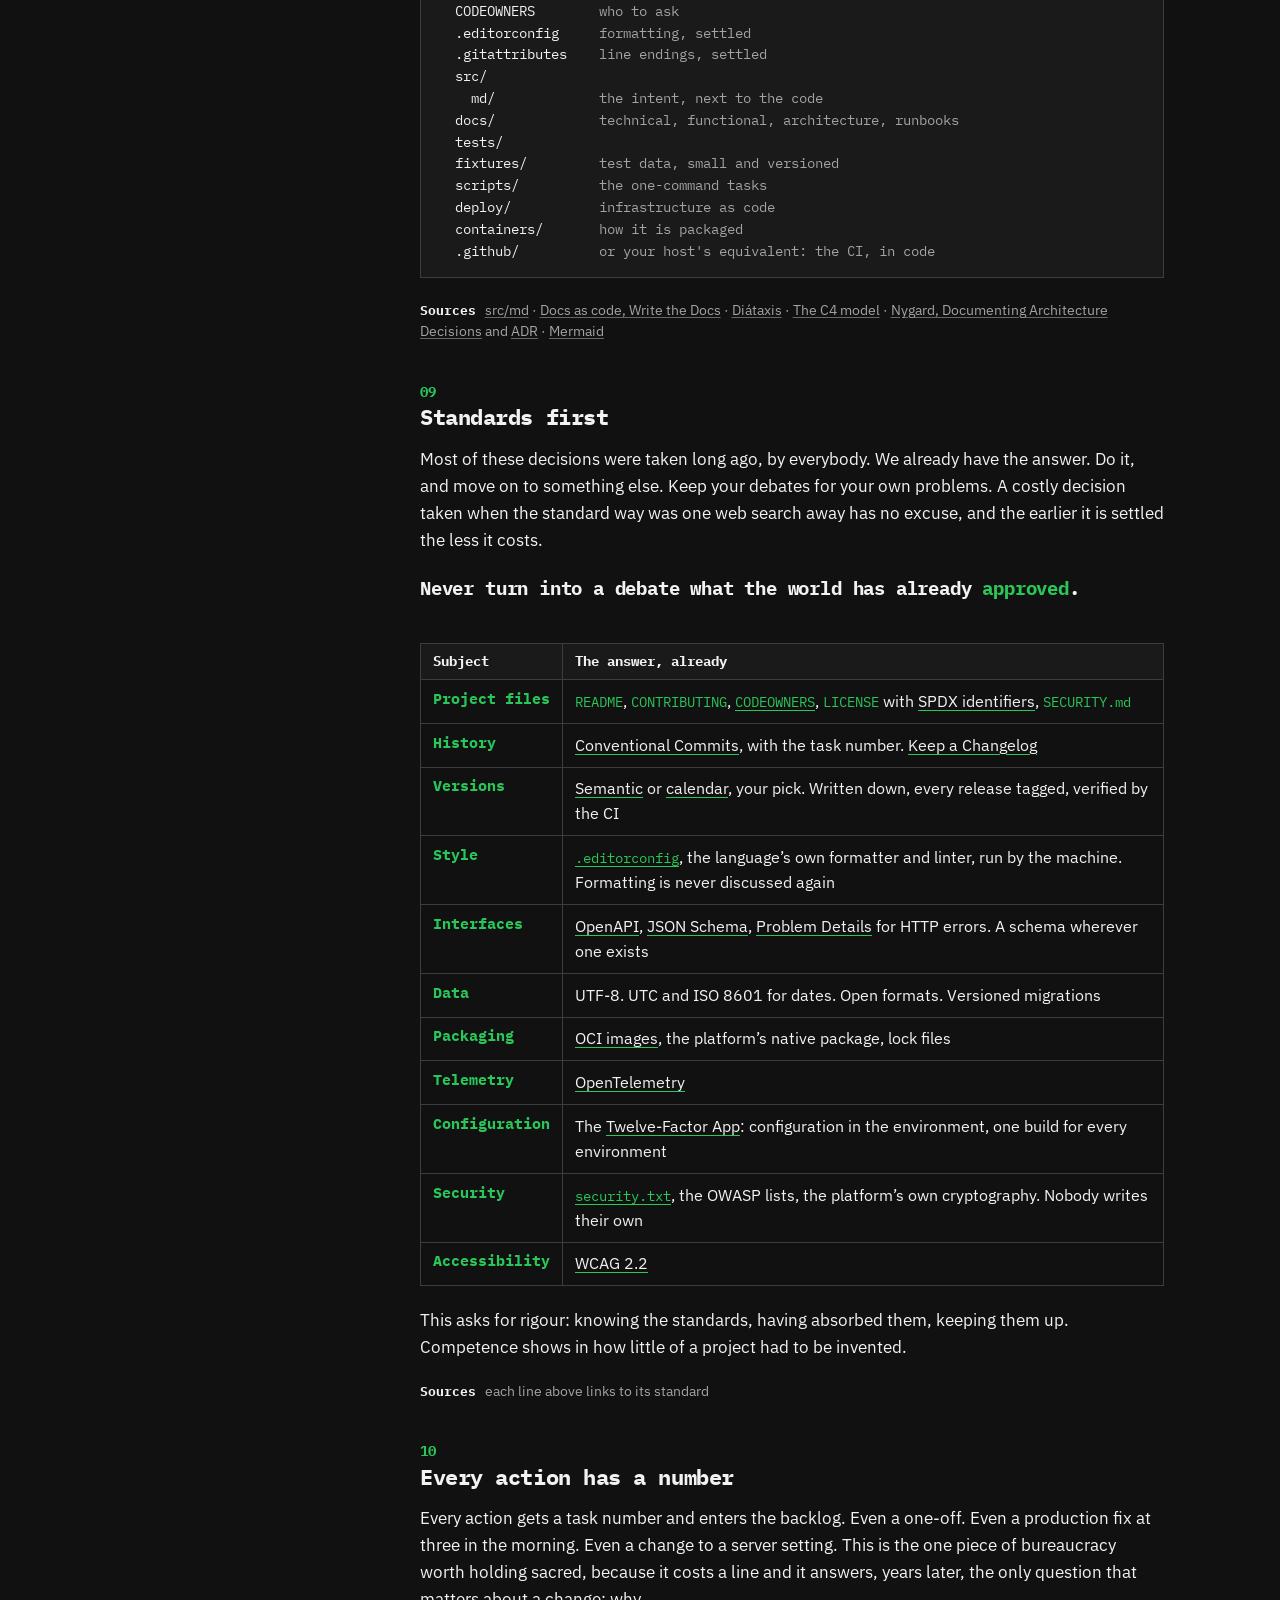
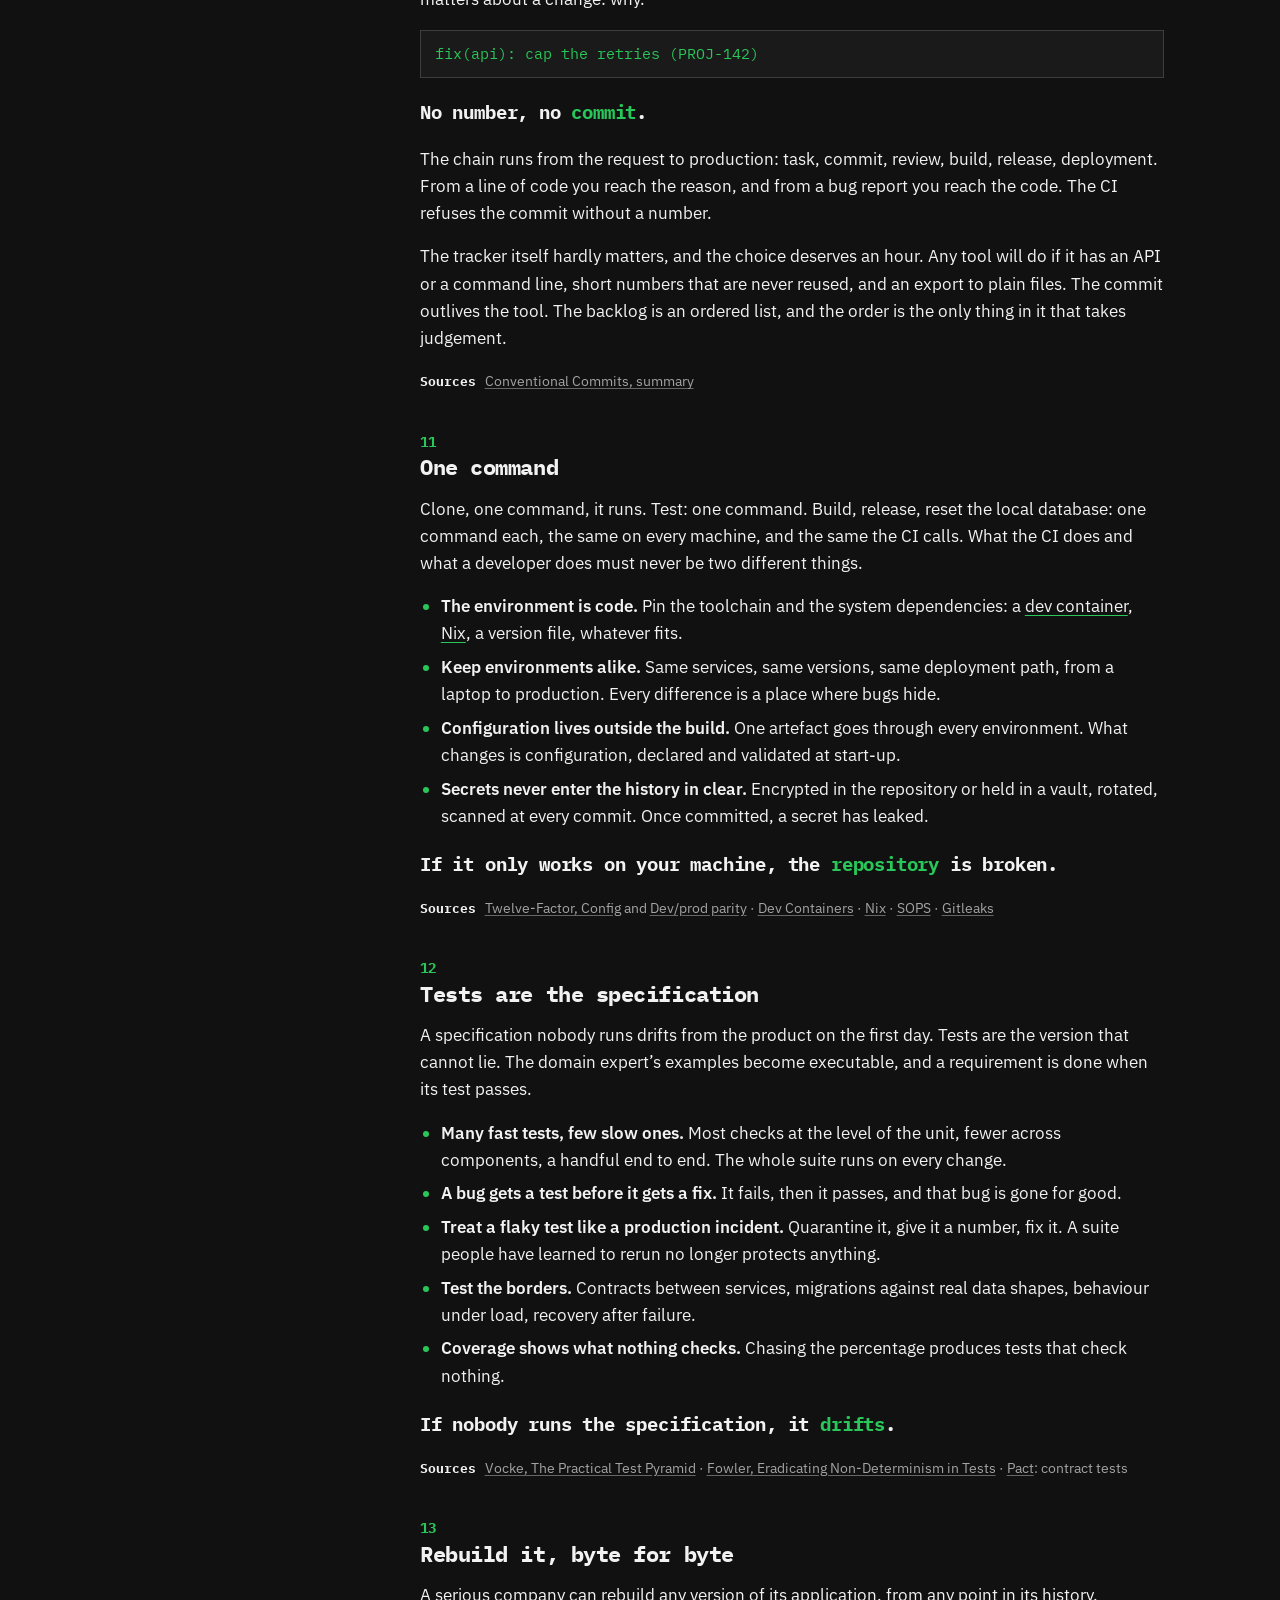
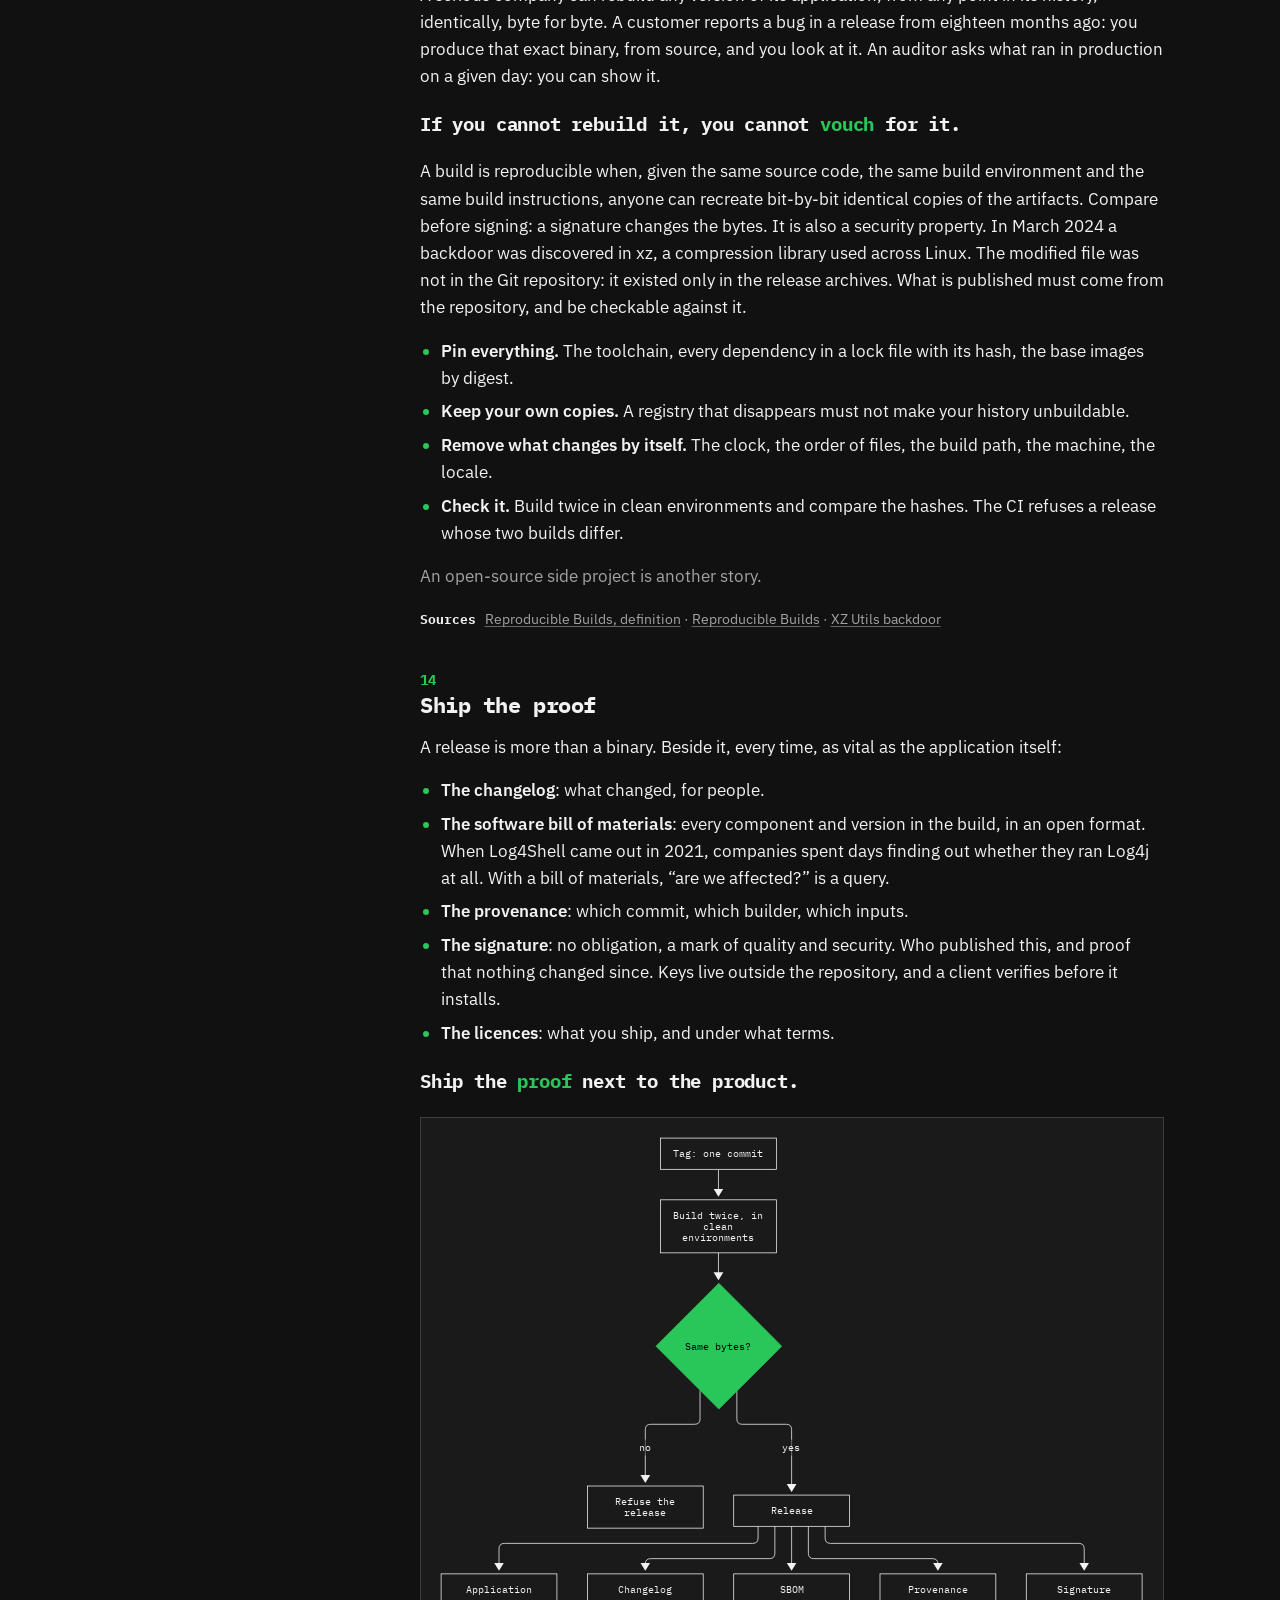
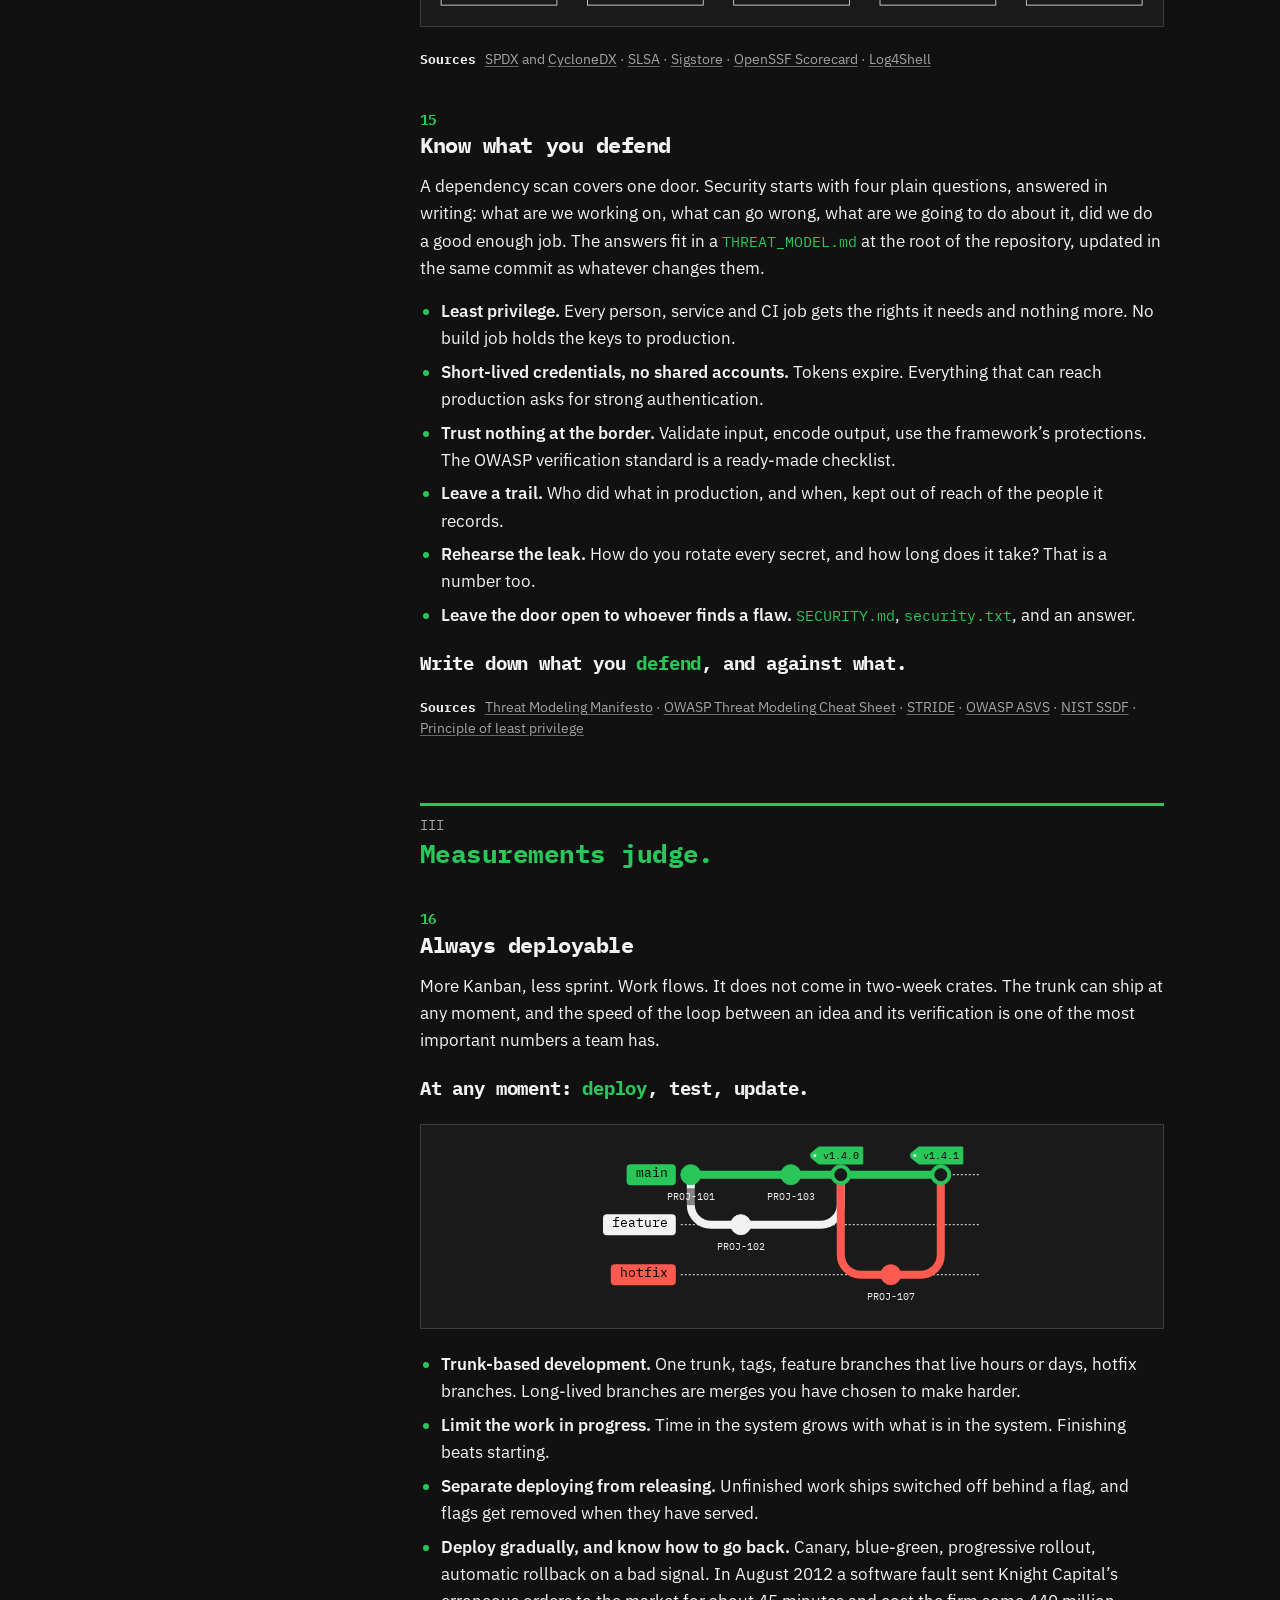
<file: src/site/archive/2026-11-05/index.html>
<!doctype html>
<html lang="en">
<head>
<meta charset="utf-8">
<meta name="viewport" content="width=device-width, initial-scale=1">
<title>how. How to make software</title>
<meta name="description" content="People answer. The repository is the truth. Measurements judge.">
<meta name="theme-color" content="#111111">
<link rel="icon" href="../../favicon.svg" type="image/svg+xml">
<link rel="alternate" hreflang="fr" href="fr/" data-keep>
<link rel="stylesheet" href="../../style.css">
</head>
<body>

<header class="cover">
  <div class="bar">
    <a class="wordmark" href="./" data-keep>how<span>.</span></a>
    <a class="tldr-link" href="#tldr">TL;DR</a>
    <nav class="lang" aria-label="Language"><a href="./" data-keep aria-current="true">EN</a> <a href="fr/" data-keep hreflang="fr" lang="fr">FR</a></nav>
  </div>
  <h1>How to make software</h1>
  <div class="sub">
    <p class="oneline">
      <span>People <em>answer</em>.</span>
      <span>The repository is the <em>truth</em>.</span>
      <span>Measurements <em>judge</em>.</span>
    </p>
    <!--edition--><p class="edition archived">Archived edition <time datetime="2026-11-05">2026-11-05</time>. <a href="../../">Current edition</a> &middot; <a href="../">All editions</a></p><!--/edition-->
  </div>
</header>

<main>

<div class="page">
  <nav class="toc" aria-label="Contents">
    <div>
      <h2>People answer</h2>
      <ol start="1">
        <li><a href="#precondition">Good faith</a></li>
        <li><a href="#ceremony">No ceremony</a></li>
        <li><a href="#answer">One change, one author</a></li>
        <li><a href="#roles">Roles with plain names</a></li>
        <li><a href="#lead">A tech lead who can say no</a></li>
        <li><a href="#conway">The war on Conway</a></li>
        <li><a href="#team">Nothing lives in one head</a></li>
      </ol>
    </div>
    <div>
      <h2>The repository is the truth</h2>
      <ol start="8">
        <li><a href="#truth">One source of truth</a></li>
        <li><a href="#standards">Standards first</a></li>
        <li><a href="#numbers">Every action has a number</a></li>
        <li><a href="#setup">One command</a></li>
        <li><a href="#tests">Tests are the specification</a></li>
        <li><a href="#rebuild">Rebuild it, byte for byte</a></li>
        <li><a href="#trace">Ship the proof</a></li>
        <li><a href="#threats">Know what you defend</a></li>
      </ol>
    </div>
    <div>
      <h2>Measurements judge</h2>
      <ol start="16">
        <li><a href="#flow">Always deployable</a></li>
        <li><a href="#gates">Gates that refuse</a></li>
        <li><a href="#measure">Measure the system, never the person</a></li>
        <li><a href="#observe">See inside</a></li>
        <li><a href="#budget">Promises in numbers</a></li>
        <li><a href="#data">Data outlives code</a></li>
        <li><a href="#dates">Dates come from the past</a></li>
        <li><a href="#cost">Cost is a measurement</a></li>
        <li><a href="#prune">Software is alive</a></li>
        <li><a href="#change">Change without fear</a></li>
      </ol>
    </div>
  </nav>

  <section id="agile">
    <span class="num">00</span>
    <h3>Agile, twenty-five years on</h3>
    <p>In 2001, seventeen people wrote one page. Its first line put individuals and interactions above processes and tools. A quarter of a century later, an industry sells processes and tools in that page&rsquo;s name.</p>
    <p>Sixteen hours of training make a Scrum Master. The title describes nothing anyone can check. It comes with a calendar of events, a wardrobe of hats and a vocabulary that impresses whoever has never shipped anything. The manifesto gets quoted because quoting it sounds intelligent. Almost nobody applies what it says, and nobody measures their own failure.</p>
    <p>The real product of all this is diffuse responsibility. The process is followed, the boards are up to date, the velocity is stable, and the software is slow, late or broken. Nobody answers. The failure belongs to the method, or to the way the method was applied, and the cure is more method.</p>
    <p class="say">When everyone follows the process, <em>nobody</em> answers.</p>
    <p>Its own authors said so. In 2014 Dave Thomas wrote that the word had &ldquo;been subverted to the point where it is effectively meaningless&rdquo;. In 2018 Ron Jeffries told developers to abandon it, and Martin Fowler named the Agile Industrial Complex. Jeffries again, on story points: &ldquo;I may have invented story points, and if I did, I&rsquo;m sorry now.&rdquo;</p>
    <p>Look at what ships instead. SQLite carries 590 times more test code than code. Linux delivers a major release every two or three months. Basecamp works in six-week cycles of its own design and threw the backlog away. About eight people around Jonathan Blow finished The Witness. OpenCode has passed 22,000 commits in the open. Add almost all the open-source software your business relies on. None of these people made their name as an agile guru. In each case someone answers for the direction, and the work is judged by what ships.</p>
    <p>Agile is no fringe experiment. In the industry&rsquo;s own survey, 71% of respondents use it in their software lifecycle, 63% of them run Scrum, and 11% are very satisfied. It is the default, so it owns the results. A 1983 Apple IIe answers a key press in 30 milliseconds; a 2014 PC with hundreds of thousands of times more transistors takes 50. A 2020 review in Science multiplied two matrices in plain Python: 7 hours, 0.0006% of what the machine could do. The choice of language alone gave a factor of 47, and code engineered for the hardware finished in 0.41 seconds, over 60,000 times faster. Casey Muratori measured a factor of 10 or more between &ldquo;clean code&rdquo; and plain code on one simple problem. Computers got faster, and bad software spent the gain, with few new uses to show for it. The median mobile web page went from 505 KB in 2014 to 2,559 KB in 2025. In 2022 CISQ put the cost of poor software quality at 2.41 trillion dollars for the United States alone. In July 2024 one faulty update crashed about 8.5 million Windows machines.</p>
    <p>Software is buggy and unreliable, the web above all, and most teams are in denial about it. Two things feed this. Teams reach for tools more complicated than their problem, tools they cannot operate reliably. And competence has thinned out: Jonathan Blow warns that the knowledge of how to build things is being lost, and David Graeber gave the box tickers and the taskmasters their names. Agile gave them a calendar.</p>
    <p>Agile rarely produces anything good, and when something good comes out, it is in spite of agile. Individuals with drive and ambition made it so, not committees there to collect a paycheck, look busy and stay inside the guard rails. Nobody ever got a transformer paper out of a sprint planning. The trance has lasted twenty-five years. It can stop.</p>
    <p>There are good ideas in agile: small increments, continuous integration, fast feedback, an ordered backlog. They are engineering, and they stay. The rest goes: the rituals, the hats, the sprints, the points. A team should stand on what can be checked. A file in a repository, a gate in a pipeline, a number on a graph.</p>
    <p class="src"><b>Sources</b>
      <a href="https://agilemanifesto.org/">Manifesto for Agile Software Development</a> &middot;
      <a href="https://scrumguides.org/scrum-guide.html">The Scrum Guide</a> &middot;
      <a href="https://www.scrumalliance.org/get-certified/scrum-master-track/certified-scrummaster">Scrum Alliance, Certified ScrumMaster</a> &middot;
      <a href="https://pragdave.me/thoughts/active/2014-03-04-time-to-kill-agile.html">Thomas, Time to Kill Agile</a> &middot;
      <a href="https://ronjeffries.com/articles/018-01ff/abandon-1">Jeffries, Developers Should Abandon Agile</a> &middot;
      <a href="https://ronjeffries.com/articles/019-01ff/story-points/Index.html">Jeffries, Story Points Revisited</a> &middot;
      <a href="https://martinfowler.com/articles/agile-aus-2018.html">Fowler, The State of Agile Software in 2018</a> &middot;
      <a href="https://www.sqlite.org/testing.html">How SQLite Is Tested</a> &middot;
      <a href="https://docs.kernel.org/process/2.Process.html">How the Linux development process works</a> &middot;
      <a href="https://basecamp.com/shapeup/2.1-chapter-07">Shape Up, Bets, Not Backlogs</a> &middot;
      <a href="https://en.wikipedia.org/wiki/The_Witness_(2016_video_game)">The Witness</a> &middot;
      <a href="https://github.com/anomalyco/opencode">OpenCode</a> &middot;
      <a href="https://digital.ai/press-releases/17th-state-of-agile-report-71-use-agile-in-their-sdlc-small-organizations-report-strong-business-benefits-medium-and-larger-sized-companies-continue-to-experience-barriers-in-successfully-scaling-a/">17th State of Agile Report</a> &middot;
      <a href="https://danluu.com/input-lag/">Luu, Computer latency: 1977-2017</a> &middot;
      <a href="https://www.science.org/doi/10.1126/science.aam9744">Leiserson et al., There&rsquo;s plenty of room at the Top, Science, 2020</a> &middot;
      <a href="https://www.computerenhance.com/p/clean-code-horrible-performance">Muratori, Clean Code, Horrible Performance</a> &middot;
      <a href="https://www.it-cisq.org/press-releases/12-06-22">CISQ, The Cost of Poor Software Quality in the US</a> &middot;
      <a href="https://en.wikipedia.org/wiki/2024_CrowdStrike-related_IT_outages">2024 CrowdStrike outage</a> &middot;
      <a href="https://almanac.httparchive.org/en/2025/page-weight">Web Almanac 2025, Page Weight</a> &middot;
      <a href="https://www.youtube.com/watch?v=ZSRHeXYDLko">Blow, Preventing the Collapse of Civilization</a> &middot;
      <a href="https://en.wikipedia.org/wiki/Bullshit_Jobs">Graeber, Bullshit Jobs</a></p>
  </section>
</div>

<div class="chapter" id="people">
  <p>I</p>
  <h2>People answer.</h2>
</div>

<div class="page">

  <section id="precondition">
    <span class="num">01</span>
    <h3>Good faith</h3>
    <p>All of this assumes people who want the product to be good. If you are surrounded by people who want to do nothing, no methodology will save you, this one included. You have a graver problem, and it comes first.</p>
    <p>It also assumes people who know their trade. Numbers inform a judgement and never replace it. No process teaches someone what good work looks like.</p>
    <p>Most management machinery rests on the opposite assumption. McGregor described it in 1960: people dislike work and must be supervised into doing it. Timesheets, daily reporting and burndown charts are that assumption with a modern interface. Treating people as economic units from which value must be extracted is ridiculous, and it produces the behaviour it fears.</p>
    <p class="say">A method that makes people prove they are working assumes they would not otherwise. Hire people who <em>would</em>, and the method has little left to do.</p>
    <p class="src"><b>Sources</b>
      <a href="https://en.wikipedia.org/wiki/Theory_X_and_Theory_Y">McGregor, Theory X and Theory Y</a> (<i>The Human Side of Enterprise</i>, 1960) &middot;
      <a href="https://agilemanifesto.org/principles.html">Principles behind the Agile Manifesto</a>: &ldquo;Build projects around motivated individuals&hellip; and trust them to get the job done.&rdquo;</p>
  </section>

  <section id="ceremony">
    <span class="num">02</span>
    <h3>No ceremony</h3>
    <p>A ceremony is a meeting you attend because of what time it is. The word is honest: it describes a belief, and a dogma to observe. Nobody needs faith to work. A free and intelligent person knows when something needs doing, does it, and calls on whoever they need at that moment.</p>
    <p class="say"><em>Nobody</em> needs a ritual to know when to work.</p>
    <ul>
      <li><strong>A meeting is an invitation.</strong> One subject, the people it concerns, an outcome written down afterwards. They accept or they decline. Nobody comes to pretend.</li>
      <li><strong>Writing comes first.</strong> A status is readable in the repository and the tracker. A decision is written where it applies. Time together is for what writing cannot do: arguing, designing, unblocking.</li>
      <li><strong>Anyone can ask anyone for help.</strong> No slot, no intermediary.</li>
      <li><strong>The retrospective is continuous.</strong> Whoever sees something to improve puts it in the backlog, carries it, and raises its priority by writing why. Nobody stops the whole team once a fortnight to collect sticky notes, and nobody asks for permission.</li>
      <li><strong>Focus is protected.</strong> Software is made in long stretches of uninterrupted thought. One meeting in the middle of an afternoon costs the whole afternoon.</li>
    </ul>
    <p>Each person is a productive actor with a say in the work. An army runs on orders. A team of engineers runs on people who see what has to be done.</p>
    <p class="src"><b>Sources</b>
      <a href="https://scrumguides.org/scrum-guide.html">The Scrum Guide</a>: the events of a sprint &middot;
      <a href="https://www.paulgraham.com/makersschedule.html">Graham, Maker&rsquo;s Schedule, Manager&rsquo;s Schedule</a></p>
  </section>

  <section id="answer">
    <span class="num">03</span>
    <h3>One change, one author</h3>
    <p>Every change has an author, and the author answers for it, until it runs in production and after. When a release degrades something, the person who made the change works out why and fixes it. They have the context. That is what responsibility means here, and it has nothing to do with blame.</p>
    <p>Finding a culprit has no use, and it teaches people to hide problems. The aim is to fix, to understand, and to make the failure impossible next time: a test, a gate, a safer deployment, a better measure, an alert that would have fired. The post-mortem is a file committed in the repository concerned, with a timeline, the causes and the actions, each action with its task number.</p>
    <p>Responsibility needs the matching power. Someone who answers for a change can read the logs, reach production through the normal path, roll back, and decide. Holding people responsible for what they cannot touch is theatre.</p>
    <p class="say">One author. One answer. <em>No culprit.</em></p>

    <figure>
      <div class="diagram" data-diagram="answer" data-hash="7e9f9182fd422edc49867ebc4b51598146cbefa4b898429ab820818a3f7f34cc"><svg id="d-answer-0" width="100%" xmlns="http://www.w3.org/2000/svg" xmlns:xlink="http://www.w3.org/1999/xlink" class="flowchart" style="max-width: 360px;" viewBox="4 4 360 457.3000183105469" role="graphics-document document" aria-roledescription="flowchart-v2"><style>#d-answer-0{font-family:'Plex Mono',ui-monospace,Consolas,monospace;font-size:13px;fill:#f2f2f2;}@keyframes edge-animation-frame{from{stroke-dashoffset:0;}}@keyframes dash{to{stroke-dashoffset:0;}}#d-answer-0 .edge-animation-slow{stroke-dasharray:9,5!important;stroke-dashoffset:900;animation:dash 50s linear infinite;stroke-linecap:round;}#d-answer-0 .edge-animation-fast{stroke-dasharray:9,5!important;stroke-dashoffset:900;animation:dash 20s linear infinite;stroke-linecap:round;}#d-answer-0 .error-icon{fill:#1a1a1a;}#d-answer-0 .error-text{fill:#e5e5e5;stroke:#e5e5e5;}#d-answer-0 .edge-thickness-normal{stroke-width:1px;}#d-answer-0 .edge-thickness-thick{stroke-width:3.5px;}#d-answer-0 .edge-pattern-solid{stroke-dasharray:0;}#d-answer-0 .edge-thickness-invisible{stroke-width:0;fill:none;}#d-answer-0 .edge-pattern-dashed{stroke-dasharray:3;}#d-answer-0 .edge-pattern-dotted{stroke-dasharray:2;}#d-answer-0 .marker{fill:#f2f2f2;stroke:#f2f2f2;}#d-answer-0 .marker.cross{stroke:#f2f2f2;}#d-answer-0 svg{font-family:'Plex Mono',ui-monospace,Consolas,monospace;font-size:13px;}#d-answer-0 p{margin:0;}#d-answer-0 .label{font-family:'Plex Mono',ui-monospace,Consolas,monospace;color:#f2f2f2;}#d-answer-0 .cluster-label text{fill:#e5e5e5;}#d-answer-0 .cluster-label span{color:#e5e5e5;}#d-answer-0 .cluster-label span p{background-color:transparent;}#d-answer-0 .label text,#d-answer-0 span{fill:#f2f2f2;color:#f2f2f2;}#d-answer-0 .node rect,#d-answer-0 .node circle,#d-answer-0 .node ellipse,#d-answer-0 .node polygon,#d-answer-0 .node path{fill:#1a1a1a;stroke:#f2f2f2;stroke-width:1px;}#d-answer-0 .rough-node .label text,#d-answer-0 .node .label text,#d-answer-0 .image-shape .label,#d-answer-0 .icon-shape .label{text-anchor:middle;}#d-answer-0 .node .katex path{fill:#000;stroke:#000;stroke-width:1px;}#d-answer-0 .rough-node .label,#d-answer-0 .node .label,#d-answer-0 .image-shape .label,#d-answer-0 .icon-shape .label{text-align:center;}#d-answer-0 .node.clickable{cursor:pointer;}#d-answer-0 .root .anchor path{fill:#f2f2f2!important;stroke-width:0;stroke:#f2f2f2;}#d-answer-0 .arrowheadPath{fill:#e5e5e5;}#d-answer-0 .edgePaths .path{stroke:#f2f2f2;stroke-width:1px;}#d-answer-0 .flowchart-link{stroke:#f2f2f2;fill:none;}#d-answer-0 .edgeLabel{background-color:#1a1a1a;text-align:center;}#d-answer-0 .edgeLabel p{background-color:#1a1a1a;}#d-answer-0 .edgeLabel rect{opacity:0.5;background-color:#1a1a1a;fill:#1a1a1a;}#d-answer-0 .labelBkg{background-color:rgba(26, 26, 26, 0.5);}#d-answer-0 .cluster rect{fill:#1a1a1a;stroke:#f2f2f2;stroke-width:1px;}#d-answer-0 .cluster text{fill:#e5e5e5;}#d-answer-0 .cluster span{color:#e5e5e5;}#d-answer-0 .node .collapsed-indicator{fill:#f2f2f2;stroke:none;opacity:0.6;}#d-answer-0 .node .collapsed-separator{stroke:#f2f2f2;stroke-width:0.75px;}#d-answer-0 div.mermaidTooltip{position:absolute;text-align:center;max-width:200px;padding:2px;font-family:'Plex Mono',ui-monospace,Consolas,monospace;font-size:12px;background:#1a1a1a;border:1px solid hsl(0, 0%, 0.1960784314%);border-radius:2px;pointer-events:none;z-index:100;}#d-answer-0 .flowchartTitleText{text-anchor:middle;font-size:18px;fill:#f2f2f2;}#d-answer-0 rect.text{fill:none;stroke-width:0;}#d-answer-0 .icon-shape,#d-answer-0 .image-shape{background-color:#1a1a1a;text-align:center;}#d-answer-0 .icon-shape p,#d-answer-0 .image-shape p{background-color:#1a1a1a;padding:2px;}#d-answer-0 .icon-shape .label rect,#d-answer-0 .image-shape .label rect{opacity:0.5;background-color:#1a1a1a;fill:#1a1a1a;}#d-answer-0 .label-icon{display:inline-block;height:1em;overflow:visible;vertical-align:-0.125em;}#d-answer-0 .node .label-icon path{fill:currentColor;stroke:revert;stroke-width:revert;}#d-answer-0 .node .neo-node{stroke:#f2f2f2;}#d-answer-0 [data-look="neo"].node rect,#d-answer-0 [data-look="neo"].cluster rect,#d-answer-0 [data-look="neo"].node polygon{stroke:#f2f2f2;filter:drop-shadow( 1px 2px 2px rgba(185,185,185,1));}#d-answer-0 [data-look="neo"].swimlane.cluster rect{filter:none;}#d-answer-0 [data-look="neo"].node path{stroke:#f2f2f2;stroke-width:1px;}#d-answer-0 [data-look="neo"].node .outer-path{filter:drop-shadow( 1px 2px 2px rgba(185,185,185,1));}#d-answer-0 [data-look="neo"].node .neo-line path{stroke:#f2f2f2;filter:none;}#d-answer-0 [data-look="neo"].node circle{stroke:#f2f2f2;filter:drop-shadow( 1px 2px 2px rgba(185,185,185,1));}#d-answer-0 [data-look="neo"].node circle .state-start{fill:#000000;}#d-answer-0 [data-look="neo"].icon-shape .icon{fill:#f2f2f2;filter:drop-shadow( 1px 2px 2px rgba(185,185,185,1));}#d-answer-0 [data-look="neo"].icon-shape .icon-neo path{stroke:#f2f2f2;filter:drop-shadow( 1px 2px 2px rgba(185,185,185,1));}#d-answer-0 :root{--mermaid-font-family:'Plex Mono',ui-monospace,Consolas,monospace;}#d-answer-0 .y rect{fill:rgb(41, 198, 89)!important;stroke:rgb(41, 198, 89)!important;color:rgb(0, 0, 0)!important;}#d-answer-0 .y polygon{fill:rgb(41, 198, 89)!important;stroke:rgb(41, 198, 89)!important;color:rgb(0, 0, 0)!important;}#d-answer-0 .y ellipse{fill:rgb(41, 198, 89)!important;stroke:rgb(41, 198, 89)!important;color:rgb(0, 0, 0)!important;}#d-answer-0 .y circle{fill:rgb(41, 198, 89)!important;stroke:rgb(41, 198, 89)!important;color:rgb(0, 0, 0)!important;}#d-answer-0 .y path{fill:rgb(41, 198, 89)!important;stroke:rgb(41, 198, 89)!important;color:rgb(0, 0, 0)!important;}#d-answer-0 .y tspan{fill:rgb(0, 0, 0)!important;}</style><g><marker id="d-answer-0_flowchart-v2-pointEnd" class="marker flowchart-v2" viewBox="0 0 10 10" refX="5" refY="5" markerUnits="userSpaceOnUse" markerWidth="8" markerHeight="8" orient="auto"><path d="M 0 0 L 10 5 L 0 10 z" class="arrowMarkerPath" style="stroke-width: 1; stroke-dasharray: 1, 0;"></path></marker><marker id="d-answer-0_flowchart-v2-pointStart" class="marker flowchart-v2" viewBox="0 0 10 10" refX="4.5" refY="5" markerUnits="userSpaceOnUse" markerWidth="8" markerHeight="8" orient="auto"><path d="M 0 5 L 10 10 L 10 0 z" class="arrowMarkerPath" style="stroke-width: 1; stroke-dasharray: 1, 0;"></path></marker><marker id="d-answer-0_flowchart-v2-pointEnd-margin" class="marker flowchart-v2" viewBox="0 0 11.5 14" refX="11.5" refY="7" markerUnits="userSpaceOnUse" markerWidth="10.5" markerHeight="14" orient="auto"><path d="M 0 0 L 11.5 7 L 0 14 z" class="arrowMarkerPath" style="stroke-width: 0; stroke-dasharray: 1, 0;"></path></marker><marker id="d-answer-0_flowchart-v2-pointStart-margin" class="marker flowchart-v2" viewBox="0 0 11.5 14" refX="1" refY="7" markerUnits="userSpaceOnUse" markerWidth="11.5" markerHeight="14" orient="auto"><polygon points="0,7 11.5,14 11.5,0" class="arrowMarkerPath" style="stroke-width: 0; stroke-dasharray: 1, 0;"></polygon></marker><marker id="d-answer-0_flowchart-v2-circleEnd" class="marker flowchart-v2" viewBox="0 0 10 10" refX="11" refY="5" markerUnits="userSpaceOnUse" markerWidth="11" markerHeight="11" orient="auto"><circle cx="5" cy="5" r="5" class="arrowMarkerPath" style="stroke-width: 1; stroke-dasharray: 1, 0;"></circle></marker><marker id="d-answer-0_flowchart-v2-circleStart" class="marker flowchart-v2" viewBox="0 0 10 10" refX="-1" refY="5" markerUnits="userSpaceOnUse" markerWidth="11" markerHeight="11" orient="auto"><circle cx="5" cy="5" r="5" class="arrowMarkerPath" style="stroke-width: 1; stroke-dasharray: 1, 0;"></circle></marker><marker id="d-answer-0_flowchart-v2-circleEnd-margin" class="marker flowchart-v2" viewBox="0 0 10 10" refY="5" refX="12.25" markerUnits="userSpaceOnUse" markerWidth="14" markerHeight="14" orient="auto"><circle cx="5" cy="5" r="5" class="arrowMarkerPath" style="stroke-width: 0; stroke-dasharray: 1, 0;"></circle></marker><marker id="d-answer-0_flowchart-v2-circleStart-margin" class="marker flowchart-v2" viewBox="0 0 10 10" refX="-2" refY="5" markerUnits="userSpaceOnUse" markerWidth="14" markerHeight="14" orient="auto"><circle cx="5" cy="5" r="5" class="arrowMarkerPath" style="stroke-width: 0; stroke-dasharray: 1, 0;"></circle></marker><marker id="d-answer-0_flowchart-v2-crossEnd" class="marker cross flowchart-v2" viewBox="0 0 11 11" refX="12" refY="5.2" markerUnits="userSpaceOnUse" markerWidth="11" markerHeight="11" orient="auto"><path d="M 1,1 l 9,9 M 10,1 l -9,9" class="arrowMarkerPath" style="stroke-width: 2; stroke-dasharray: 1, 0;"></path></marker><marker id="d-answer-0_flowchart-v2-crossStart" class="marker cross flowchart-v2" viewBox="0 0 11 11" refX="-1" refY="5.2" markerUnits="userSpaceOnUse" markerWidth="11" markerHeight="11" orient="auto"><path d="M 1,1 l 9,9 M 10,1 l -9,9" class="arrowMarkerPath" style="stroke-width: 2; stroke-dasharray: 1, 0;"></path></marker><marker id="d-answer-0_flowchart-v2-crossEnd-margin" class="marker cross flowchart-v2" viewBox="0 0 15 15" refX="17.7" refY="7.5" markerUnits="userSpaceOnUse" markerWidth="12" markerHeight="12" orient="auto"><path d="M 1,1 L 14,14 M 1,14 L 14,1" class="arrowMarkerPath" style="stroke-width: 2.5;"></path></marker><marker id="d-answer-0_flowchart-v2-crossStart-margin" class="marker cross flowchart-v2" viewBox="0 0 15 15" refX="-3.5" refY="7.5" markerUnits="userSpaceOnUse" markerWidth="12" markerHeight="12" orient="auto"><path d="M 1,1 L 14,14 M 1,14 L 14,1" class="arrowMarkerPath" style="stroke-width: 2.5; stroke-dasharray: 1, 0;"></path></marker><g class="root"><g class="clusters"></g><g class="edges edgePaths"><path d="M162,81.5999984741211L162,94.52893066225562Q162,101.5999984741211 154.92893218813452,101.5999984741211L95.07106781186548,101.5999984741211Q88,101.5999984741211 88,108.67106628598657L88,117.5999984741211" id="d-answer-0-L_A_B_0" class="edge-thickness-normal edge-pattern-solid edge-thickness-normal edge-pattern-solid flowchart-link" style="stroke-dasharray: 0 0 100.67164611816406 4; stroke-dashoffset: 0;;" data-edge="true" data-et="edge" data-id="L_A_B_0" data-points="W3sieCI6MTYyLCJ5Ijo4MS41OTk5OTg0NzQxMjExfSx7IngiOjE2MiwieSI6MTAxLjU5OTk5ODQ3NDEyMTF9LHsieCI6ODgsInkiOjEwMS41OTk5OTg0NzQxMjExfSx7IngiOjg4LCJ5IjoxMjEuNTk5OTk4NDc0MTIxMX1d" data-look="neo" marker-end="url(#d-answer-0_flowchart-v2-pointEnd-margin)"></path><path d="M206,81.5999984741211L206,94.52893066225562Q206,101.5999984741211 213.07106781186548,101.5999984741211L272.9289321881345,101.5999984741211Q280,101.5999984741211 280,108.67106628598657L280,131.9000015258789" id="d-answer-0-L_A_C_0" class="edge-thickness-normal edge-pattern-solid edge-thickness-normal edge-pattern-solid flowchart-link" style="stroke-dasharray: 0 0 114.97167205810547 4; stroke-dashoffset: 0;;" data-edge="true" data-et="edge" data-id="L_A_C_0" data-points="W3sieCI6MjA2LCJ5Ijo4MS41OTk5OTg0NzQxMjExfSx7IngiOjIwNiwieSI6MTAxLjU5OTk5ODQ3NDEyMTF9LHsieCI6MjgwLCJ5IjoxMDEuNTk5OTk4NDc0MTIxMX0seyJ4IjoyODAsInkiOjEzNS45MDAwMDE1MjU4Nzg5fV0=" data-look="neo" marker-end="url(#d-answer-0_flowchart-v2-pointEnd-margin)"></path><path d="M88,219.8000030517578L88,232.72893523989234Q88,239.8000030517578 95.07106781186548,239.8000030517578L154.92893218813452,239.8000030517578Q162,239.8000030517578 162,246.8710708636233L162,255.8000030517578" id="d-answer-0-L_B_D_0" class="edge-thickness-normal edge-pattern-solid edge-thickness-normal edge-pattern-solid flowchart-link" style="stroke-dasharray: 0 0 100.67167663574219 4; stroke-dashoffset: 0;;" data-edge="true" data-et="edge" data-id="L_B_D_0" data-points="W3sieCI6ODgsInkiOjIxOS44MDAwMDMwNTE3NTc4fSx7IngiOjg4LCJ5IjoyMzkuODAwMDAzMDUxNzU3OH0seyJ4IjoxNjIsInkiOjIzOS44MDAwMDMwNTE3NTc4fSx7IngiOjE2MiwieSI6MjU5LjgwMDAwMzA1MTc1Nzh9XQ==" data-look="neo" marker-end="url(#d-answer-0_flowchart-v2-pointEnd-margin)"></path><path d="M280,205.5L280,232.72893523989234Q280,239.8000030517578 272.9289321881345,239.8000030517578L213.07106781186548,239.8000030517578Q206,239.8000030517578 206,246.8710708636233L206,255.8000030517578" id="d-answer-0-L_C_D_0" class="edge-thickness-normal edge-pattern-solid edge-thickness-normal edge-pattern-solid flowchart-link" style="stroke-dasharray: 0 0 114.97171783447266 4; stroke-dashoffset: 0;;" data-edge="true" data-et="edge" data-id="L_C_D_0" data-points="W3sieCI6MjgwLCJ5IjoyMDUuNX0seyJ4IjoyODAsInkiOjIzOS44MDAwMDMwNTE3NTc4fSx7IngiOjIwNiwieSI6MjM5LjgwMDAwMzA1MTc1Nzh9LHsieCI6MjA2LCJ5IjoyNTkuODAwMDAzMDUxNzU3OH1d" data-look="neo" marker-end="url(#d-answer-0_flowchart-v2-pointEnd-margin)"></path><path d="M184,343.7000045776367L184,379.7000045776367" id="d-answer-0-L_D_E_0" class="edge-thickness-normal edge-pattern-solid edge-thickness-normal edge-pattern-solid flowchart-link" style="stroke-dasharray: 0 0 32 4; stroke-dashoffset: 0;;" data-edge="true" data-et="edge" data-id="L_D_E_0" data-points="W3sieCI6MTg0LCJ5IjozNDMuNzAwMDA0NTc3NjM2N30seyJ4IjoxODQsInkiOjM4My43MDAwMDQ1Nzc2MzY3fV0=" data-look="neo" marker-end="url(#d-answer-0_flowchart-v2-pointEnd-margin)"></path></g><g class="edgeLabels"></g><g class="nodes"><g class="node default y" id="d-answer-0-flowchart-A-0" data-look="neo" transform="translate(184, 46.79999923706055)"><rect class="basic label-container" style="fill:#29c659 !important;stroke:#29c659 !important" x="-76" y="-34.79999923706055" width="152" height="69.5999984741211"></rect><g class="label" style="color:#000 !important" transform="translate(0, -22.799999237060547)"><rect></rect><g><rect class="background" style="stroke: none"></rect><text y="-10.1" style="fill:#000 !important"><tspan class="text-outer-tspan row" x="0" y="-0.1em" dy="1.1em"><tspan font-style="normal" class="text-inner-tspan" font-weight="normal">A</tspan><tspan font-style="normal" class="text-inner-tspan" font-weight="normal"> measure</tspan></tspan><tspan class="text-outer-tspan row" x="0" y="1em" dy="1.1em"><tspan font-style="normal" class="text-inner-tspan" font-weight="normal">degrades</tspan><tspan font-style="normal" class="text-inner-tspan" font-weight="normal"> after</tspan></tspan><tspan class="text-outer-tspan row" x="0" y="2.1em" dy="1.1em"><tspan font-style="normal" class="text-inner-tspan" font-weight="normal">a</tspan><tspan font-style="normal" class="text-inner-tspan" font-weight="normal"> release</tspan></tspan></text></g></g></g><g class="node default" id="d-answer-0-flowchart-B-1" data-look="neo" transform="translate(88, 170.70000076293945)"><rect class="basic label-container" style="" x="-76" y="-49.10000228881836" width="152" height="98.20000457763672"></rect><g class="label" style="" transform="translate(0, -37.10000228881836)"><rect></rect><g><rect class="background" style="stroke: none"></rect><text y="-10.1" style=""><tspan class="text-outer-tspan row" x="0" y="-0.1em" dy="1.1em"><tspan font-style="normal" class="text-inner-tspan" font-weight="normal">The</tspan><tspan font-style="normal" class="text-inner-tspan" font-weight="normal"> author</tspan></tspan><tspan class="text-outer-tspan row" x="0" y="1em" dy="1.1em"><tspan font-style="normal" class="text-inner-tspan" font-weight="normal">answers:</tspan></tspan><tspan class="text-outer-tspan row" x="0" y="2.1em" dy="1.1em"><tspan font-style="normal" class="text-inner-tspan" font-weight="normal">understands</tspan><tspan font-style="normal" class="text-inner-tspan" font-weight="normal"> and</tspan></tspan><tspan class="text-outer-tspan row" x="0" y="3.2em" dy="1.1em"><tspan font-style="normal" class="text-inner-tspan" font-weight="normal">fixes</tspan><tspan font-style="normal" class="text-inner-tspan" font-weight="normal"> their</tspan></tspan><tspan class="text-outer-tspan row" x="0" y="4.300000000000001em" dy="1.1em"><tspan font-style="normal" class="text-inner-tspan" font-weight="normal">change</tspan></tspan></text></g></g></g><g class="node default" id="d-answer-0-flowchart-C-3" data-look="neo" transform="translate(280, 170.70000076293945)"><rect class="basic label-container" style="" x="-76" y="-34.79999923706055" width="152" height="69.5999984741211"></rect><g class="label" style="" transform="translate(0, -22.799999237060547)"><rect></rect><g><rect class="background" style="stroke: none"></rect><text y="-10.1" style=""><tspan class="text-outer-tspan row" x="0" y="-0.1em" dy="1.1em"><tspan font-style="normal" class="text-inner-tspan" font-weight="normal">A</tspan><tspan font-style="normal" class="text-inner-tspan" font-weight="normal"> task</tspan><tspan font-style="normal" class="text-inner-tspan" font-weight="normal"> in</tspan><tspan font-style="normal" class="text-inner-tspan" font-weight="normal"> the</tspan></tspan><tspan class="text-outer-tspan row" x="0" y="1em" dy="1.1em"><tspan font-style="normal" class="text-inner-tspan" font-weight="normal">backlog,</tspan></tspan><tspan class="text-outer-tspan row" x="0" y="2.1em" dy="1.1em"><tspan font-style="normal" class="text-inner-tspan" font-weight="normal">with</tspan><tspan font-style="normal" class="text-inner-tspan" font-weight="normal"> its</tspan><tspan font-style="normal" class="text-inner-tspan" font-weight="normal"> number</tspan></tspan></text></g></g></g><g class="node default" id="d-answer-0-flowchart-D-5" data-look="neo" transform="translate(184, 301.75000381469727)"><rect class="basic label-container" style="" x="-76" y="-41.95000076293945" width="152" height="83.9000015258789"></rect><g class="label" style="" transform="translate(0, -29.950000762939453)"><rect></rect><g><rect class="background" style="stroke: none"></rect><text y="-10.1" style=""><tspan class="text-outer-tspan row" x="0" y="-0.1em" dy="1.1em"><tspan font-style="normal" class="text-inner-tspan" font-weight="normal">Post-mortem,</tspan></tspan><tspan class="text-outer-tspan row" x="0" y="1em" dy="1.1em"><tspan font-style="normal" class="text-inner-tspan" font-weight="normal">committed</tspan></tspan><tspan class="text-outer-tspan row" x="0" y="2.1em" dy="1.1em"><tspan font-style="normal" class="text-inner-tspan" font-weight="normal">in</tspan><tspan font-style="normal" class="text-inner-tspan" font-weight="normal"> the</tspan></tspan><tspan class="text-outer-tspan row" x="0" y="3.2em" dy="1.1em"><tspan font-style="normal" class="text-inner-tspan" font-weight="normal">repository</tspan></tspan></text></g></g></g><g class="node default" id="d-answer-0-flowchart-E-9" data-look="neo" transform="translate(184, 418.50000381469727)"><rect class="basic label-container" style="" x="-76" y="-34.79999923706055" width="152" height="69.5999984741211"></rect><g class="label" style="" transform="translate(0, -22.799999237060547)"><rect></rect><g><rect class="background" style="stroke: none"></rect><text y="-10.1" style=""><tspan class="text-outer-tspan row" x="0" y="-0.1em" dy="1.1em"><tspan font-style="normal" class="text-inner-tspan" font-weight="normal">A</tspan><tspan font-style="normal" class="text-inner-tspan" font-weight="normal"> test</tspan><tspan font-style="normal" class="text-inner-tspan" font-weight="normal"> ·</tspan><tspan font-style="normal" class="text-inner-tspan" font-weight="normal"> a</tspan><tspan font-style="normal" class="text-inner-tspan" font-weight="normal"> gate</tspan></tspan><tspan class="text-outer-tspan row" x="0" y="1em" dy="1.1em"><tspan font-style="normal" class="text-inner-tspan" font-weight="normal">·</tspan><tspan font-style="normal" class="text-inner-tspan" font-weight="normal"> an</tspan><tspan font-style="normal" class="text-inner-tspan" font-weight="normal"> alert</tspan><tspan font-style="normal" class="text-inner-tspan" font-weight="normal"> ·</tspan><tspan font-style="normal" class="text-inner-tspan" font-weight="normal"> a</tspan></tspan><tspan class="text-outer-tspan row" x="0" y="2.1em" dy="1.1em"><tspan font-style="normal" class="text-inner-tspan" font-weight="normal">better</tspan><tspan font-style="normal" class="text-inner-tspan" font-weight="normal"> measure</tspan></tspan></text></g></g></g></g></g></g><defs><filter id="d-answer-0-drop-shadow" height="130%" width="130%"><feDropShadow dx="4" dy="4" stdDeviation="0" flood-opacity="0.06" flood-color="#000000"></feDropShadow></filter></defs><defs><filter id="d-answer-0-drop-shadow-small" height="150%" width="150%"><feDropShadow dx="2" dy="2" stdDeviation="0" flood-opacity="0.06" flood-color="#000000"></feDropShadow></filter></defs></svg></div>
    </figure>

    <p class="src"><b>Sources</b>
      <a href="https://sre.google/sre-book/postmortem-culture/">Google SRE, Postmortem Culture: Learning from Failure</a></p>
  </section>

  <section id="roles">
    <span class="num">04</span>
    <h3>Roles with plain names</h3>
    <p>Scrum Master, Product Owner, Agile Coach, Release Train Engineer: hats you need a course to understand. A role needs a plain word and one sentence on what it answers for.</p>
    <div class="roles">
    <table>
      <thead><tr><th>Role</th><th>Answers for</th></tr></thead>
      <tbody>
        <tr><td>Captain</td><td>The course. It is their project: what gets built, what gets dropped, the final word when the others disagree. Faces the clients and the management, so that the team does not have to. One person, because a final decision cannot be shared.</td></tr>
        <tr><td>Coordinator</td><td>Keeps the place tidy: a backlog and tracking tools that are clean and true, what is blocked and by whom, who needs to talk to whom. An assistant to the team. A deputy project manager is exactly what this role is not. A large team has several, because communication bandwidth is what runs out first.</td></tr>
        <tr><td>Lead dev</td><td>The technical coherence of the product: architecture, conventions, the decisions that bind the future. Says no, with proof.</td></tr>
        <tr><td>Developer</td><td>Their changes, from the first commit to production. A full participant in every technical decision.</td></tr>
        <tr><td>Operator</td><td>The run: CI, deployments, environments, monitoring, on-call, backups. Automates themselves out of each manual step.</td></tr>
        <tr><td>Domain expert</td><td>What must be produced, written in technical detail: rules, edge cases, examples that can become tests. Has the technical skill to do it. A vague functional description is not a specification, and someone who can only write those is not hired.</td></tr>
        <tr><td>Tester</td><td>What the author cannot see: exploration, unexpected use, the test strategy as a whole. The role teams forget first and miss most.</td></tr>
        <tr><td>Designer</td><td>When the product has users: what they see and how they get through it, accessibility included.</td></tr>
      </tbody>
    </table>
    </div>
    <p>All of this is for teams at medium to large scale. A smaller team stacks several roles on one person, a larger one gives each role its own people, and what each role answers for stays the same. A duo needs none of it.</p>
    <p>People are autonomous in how they work. A developer who raises a priority and writes why wins over the order of the backlog. The course is the captain&rsquo;s: they listen, they decide, and they answer for the direction.</p>
    <p class="say">If you cannot say what someone answers for, the role <em>does not exist</em>.</p>
    <p class="src"><b>Sources</b>
      <a href="https://scrumguides.org/scrum-guide.html">The Scrum Guide</a> &middot;
      <a href="https://www.w3.org/TR/WCAG22/">WCAG 2.2</a></p>
  </section>

  <section id="lead">
    <span class="num">05</span>
    <h3>A tech lead who can say no</h3>
    <p>Bad technical decisions survive because nobody is in a position to stop them. A strong tech lead is someone who can say: no, this is wrong. That takes no responsibility away from the other developers. It opens a precise technical exchange, with proof on the table: a benchmark, a prototype, a failure mode, a reference. Nobody in that exchange is afraid of breaking things.</p>
    <p>Too many projects drag along a system their predecessors left inadequate, or simply unfinished. A homemade framework, a half-done migration, two ways of doing everything. Out of laziness or false urgency, everyone agrees to carry it a little longer. It is a ball and chain on the ankle, and the interest is paid on every change. Deleting code is work with a value. Finishing a migration before starting the next one is a rule.</p>
    <p class="say">When the numbers speak, the decision <em>is easy</em>.</p>
    <ul>
      <li><strong>Several developers complain about the same thing?</strong> That is no longer a subject for discussion. They work on the product full time, they have a say, and they are autonomous: if something needs doing, they do it and integrate it.</li>
      <li><strong>A real disagreement is settled by measuring.</strong> Write the experiment, run it, keep the result in the repository. Seniority and volume are not arguments.</li>
      <li><strong>Prefer the boring choice.</strong> Every new technology costs attention for its whole life. A team can afford very few of them, so spend them on what makes the product different.</li>
      <li><strong>Reversible decisions are taken fast.</strong> Irreversible ones, a public API, a data model, a vendor, get the time and the written record they deserve. Once people depend on a behaviour, it is part of the contract, documented or not.</li>
    </ul>
    <p class="src"><b>Sources</b>
      <a href="https://martinfowler.com/bliki/TechnicalDebt.html">Fowler, Technical Debt</a> &middot;
      <a href="https://boringtechnology.club/">McKinley, Choose Boring Technology</a> &middot;
      <a href="https://www.hyrumslaw.com/">Hyrum&rsquo;s Law</a></p>
  </section>

  <section id="conway">
    <span class="num">06</span>
    <h3>The war on Conway</h3>
    <blockquote class="quote">&ldquo;Any organization that designs a system will produce a design whose structure is a copy of the organization&rsquo;s communication structure.&rdquo;<small>Melvin Conway, 1968</small></blockquote>
    <p>This law takes over in silence. You split the teams for reasons of budget or hierarchy, and two years later the software has the same seams, the same walls and the same queue at every border. A front-end team and a back-end team give you an API shaped like a meeting. Three vendors give you three systems and a data-sync job nobody owns. Nobody decided that. Everybody suffers it.</p>
    <p>It cannot be repealed. It can be made conscious. Every organisational split has a consequence for the software, and the consequence can be read in advance: if we separate these two teams, we will never change this without that, and we know we will need to. Said out loud, the sentence changes the decision. You take the other split, or you arrange things differently. Used on purpose, the law works for you: draw the teams around the architecture you want. Thoughtworks calls that the inverse Conway manoeuvre.</p>
    <p class="say">Drawing the teams <em>is</em> drawing the system.</p>

    <figure>
      <div class="diagram" data-diagram="conway" data-hash="2f469bef729f5e2f1a02347891200949f88f1684e048c34fed499fbf2e868bc7"><svg id="d-conway-1" width="100%" xmlns="http://www.w3.org/2000/svg" xmlns:xlink="http://www.w3.org/1999/xlink" class="flowchart" style="max-width: 360px;" viewBox="4 4 360 651.7999877929688" role="graphics-document document" aria-roledescription="flowchart-v2"><style>#d-conway-1{font-family:'Plex Mono',ui-monospace,Consolas,monospace;font-size:13px;fill:#f2f2f2;}@keyframes edge-animation-frame{from{stroke-dashoffset:0;}}@keyframes dash{to{stroke-dashoffset:0;}}#d-conway-1 .edge-animation-slow{stroke-dasharray:9,5!important;stroke-dashoffset:900;animation:dash 50s linear infinite;stroke-linecap:round;}#d-conway-1 .edge-animation-fast{stroke-dasharray:9,5!important;stroke-dashoffset:900;animation:dash 20s linear infinite;stroke-linecap:round;}#d-conway-1 .error-icon{fill:#1a1a1a;}#d-conway-1 .error-text{fill:#e5e5e5;stroke:#e5e5e5;}#d-conway-1 .edge-thickness-normal{stroke-width:1px;}#d-conway-1 .edge-thickness-thick{stroke-width:3.5px;}#d-conway-1 .edge-pattern-solid{stroke-dasharray:0;}#d-conway-1 .edge-thickness-invisible{stroke-width:0;fill:none;}#d-conway-1 .edge-pattern-dashed{stroke-dasharray:3;}#d-conway-1 .edge-pattern-dotted{stroke-dasharray:2;}#d-conway-1 .marker{fill:#f2f2f2;stroke:#f2f2f2;}#d-conway-1 .marker.cross{stroke:#f2f2f2;}#d-conway-1 svg{font-family:'Plex Mono',ui-monospace,Consolas,monospace;font-size:13px;}#d-conway-1 p{margin:0;}#d-conway-1 .label{font-family:'Plex Mono',ui-monospace,Consolas,monospace;color:#f2f2f2;}#d-conway-1 .cluster-label text{fill:#e5e5e5;}#d-conway-1 .cluster-label span{color:#e5e5e5;}#d-conway-1 .cluster-label span p{background-color:transparent;}#d-conway-1 .label text,#d-conway-1 span{fill:#f2f2f2;color:#f2f2f2;}#d-conway-1 .node rect,#d-conway-1 .node circle,#d-conway-1 .node ellipse,#d-conway-1 .node polygon,#d-conway-1 .node path{fill:#1a1a1a;stroke:#f2f2f2;stroke-width:1px;}#d-conway-1 .rough-node .label text,#d-conway-1 .node .label text,#d-conway-1 .image-shape .label,#d-conway-1 .icon-shape .label{text-anchor:middle;}#d-conway-1 .node .katex path{fill:#000;stroke:#000;stroke-width:1px;}#d-conway-1 .rough-node .label,#d-conway-1 .node .label,#d-conway-1 .image-shape .label,#d-conway-1 .icon-shape .label{text-align:center;}#d-conway-1 .node.clickable{cursor:pointer;}#d-conway-1 .root .anchor path{fill:#f2f2f2!important;stroke-width:0;stroke:#f2f2f2;}#d-conway-1 .arrowheadPath{fill:#e5e5e5;}#d-conway-1 .edgePaths .path{stroke:#f2f2f2;stroke-width:1px;}#d-conway-1 .flowchart-link{stroke:#f2f2f2;fill:none;}#d-conway-1 .edgeLabel{background-color:#1a1a1a;text-align:center;}#d-conway-1 .edgeLabel p{background-color:#1a1a1a;}#d-conway-1 .edgeLabel rect{opacity:0.5;background-color:#1a1a1a;fill:#1a1a1a;}#d-conway-1 .labelBkg{background-color:rgba(26, 26, 26, 0.5);}#d-conway-1 .cluster rect{fill:#1a1a1a;stroke:#f2f2f2;stroke-width:1px;}#d-conway-1 .cluster text{fill:#e5e5e5;}#d-conway-1 .cluster span{color:#e5e5e5;}#d-conway-1 .node .collapsed-indicator{fill:#f2f2f2;stroke:none;opacity:0.6;}#d-conway-1 .node .collapsed-separator{stroke:#f2f2f2;stroke-width:0.75px;}#d-conway-1 div.mermaidTooltip{position:absolute;text-align:center;max-width:200px;padding:2px;font-family:'Plex Mono',ui-monospace,Consolas,monospace;font-size:12px;background:#1a1a1a;border:1px solid hsl(0, 0%, 0.1960784314%);border-radius:2px;pointer-events:none;z-index:100;}#d-conway-1 .flowchartTitleText{text-anchor:middle;font-size:18px;fill:#f2f2f2;}#d-conway-1 rect.text{fill:none;stroke-width:0;}#d-conway-1 .icon-shape,#d-conway-1 .image-shape{background-color:#1a1a1a;text-align:center;}#d-conway-1 .icon-shape p,#d-conway-1 .image-shape p{background-color:#1a1a1a;padding:2px;}#d-conway-1 .icon-shape .label rect,#d-conway-1 .image-shape .label rect{opacity:0.5;background-color:#1a1a1a;fill:#1a1a1a;}#d-conway-1 .label-icon{display:inline-block;height:1em;overflow:visible;vertical-align:-0.125em;}#d-conway-1 .node .label-icon path{fill:currentColor;stroke:revert;stroke-width:revert;}#d-conway-1 .node .neo-node{stroke:#f2f2f2;}#d-conway-1 [data-look="neo"].node rect,#d-conway-1 [data-look="neo"].cluster rect,#d-conway-1 [data-look="neo"].node polygon{stroke:#f2f2f2;filter:drop-shadow( 1px 2px 2px rgba(185,185,185,1));}#d-conway-1 [data-look="neo"].swimlane.cluster rect{filter:none;}#d-conway-1 [data-look="neo"].node path{stroke:#f2f2f2;stroke-width:1px;}#d-conway-1 [data-look="neo"].node .outer-path{filter:drop-shadow( 1px 2px 2px rgba(185,185,185,1));}#d-conway-1 [data-look="neo"].node .neo-line path{stroke:#f2f2f2;filter:none;}#d-conway-1 [data-look="neo"].node circle{stroke:#f2f2f2;filter:drop-shadow( 1px 2px 2px rgba(185,185,185,1));}#d-conway-1 [data-look="neo"].node circle .state-start{fill:#000000;}#d-conway-1 [data-look="neo"].icon-shape .icon{fill:#f2f2f2;filter:drop-shadow( 1px 2px 2px rgba(185,185,185,1));}#d-conway-1 [data-look="neo"].icon-shape .icon-neo path{stroke:#f2f2f2;filter:drop-shadow( 1px 2px 2px rgba(185,185,185,1));}#d-conway-1 :root{--mermaid-font-family:'Plex Mono',ui-monospace,Consolas,monospace;}#d-conway-1 .y rect{fill:rgb(41, 198, 89)!important;stroke:rgb(41, 198, 89)!important;color:rgb(0, 0, 0)!important;}#d-conway-1 .y polygon{fill:rgb(41, 198, 89)!important;stroke:rgb(41, 198, 89)!important;color:rgb(0, 0, 0)!important;}#d-conway-1 .y ellipse{fill:rgb(41, 198, 89)!important;stroke:rgb(41, 198, 89)!important;color:rgb(0, 0, 0)!important;}#d-conway-1 .y circle{fill:rgb(41, 198, 89)!important;stroke:rgb(41, 198, 89)!important;color:rgb(0, 0, 0)!important;}#d-conway-1 .y path{fill:rgb(41, 198, 89)!important;stroke:rgb(41, 198, 89)!important;color:rgb(0, 0, 0)!important;}#d-conway-1 .y tspan{fill:rgb(0, 0, 0)!important;}</style><g><marker id="d-conway-1_flowchart-v2-pointEnd" class="marker flowchart-v2" viewBox="0 0 10 10" refX="5" refY="5" markerUnits="userSpaceOnUse" markerWidth="8" markerHeight="8" orient="auto"><path d="M 0 0 L 10 5 L 0 10 z" class="arrowMarkerPath" style="stroke-width: 1; stroke-dasharray: 1, 0;"></path></marker><marker id="d-conway-1_flowchart-v2-pointStart" class="marker flowchart-v2" viewBox="0 0 10 10" refX="4.5" refY="5" markerUnits="userSpaceOnUse" markerWidth="8" markerHeight="8" orient="auto"><path d="M 0 5 L 10 10 L 10 0 z" class="arrowMarkerPath" style="stroke-width: 1; stroke-dasharray: 1, 0;"></path></marker><marker id="d-conway-1_flowchart-v2-pointEnd-margin" class="marker flowchart-v2" viewBox="0 0 11.5 14" refX="11.5" refY="7" markerUnits="userSpaceOnUse" markerWidth="10.5" markerHeight="14" orient="auto"><path d="M 0 0 L 11.5 7 L 0 14 z" class="arrowMarkerPath" style="stroke-width: 0; stroke-dasharray: 1, 0;"></path></marker><marker id="d-conway-1_flowchart-v2-pointStart-margin" class="marker flowchart-v2" viewBox="0 0 11.5 14" refX="1" refY="7" markerUnits="userSpaceOnUse" markerWidth="11.5" markerHeight="14" orient="auto"><polygon points="0,7 11.5,14 11.5,0" class="arrowMarkerPath" style="stroke-width: 0; stroke-dasharray: 1, 0;"></polygon></marker><marker id="d-conway-1_flowchart-v2-circleEnd" class="marker flowchart-v2" viewBox="0 0 10 10" refX="11" refY="5" markerUnits="userSpaceOnUse" markerWidth="11" markerHeight="11" orient="auto"><circle cx="5" cy="5" r="5" class="arrowMarkerPath" style="stroke-width: 1; stroke-dasharray: 1, 0;"></circle></marker><marker id="d-conway-1_flowchart-v2-circleStart" class="marker flowchart-v2" viewBox="0 0 10 10" refX="-1" refY="5" markerUnits="userSpaceOnUse" markerWidth="11" markerHeight="11" orient="auto"><circle cx="5" cy="5" r="5" class="arrowMarkerPath" style="stroke-width: 1; stroke-dasharray: 1, 0;"></circle></marker><marker id="d-conway-1_flowchart-v2-circleEnd-margin" class="marker flowchart-v2" viewBox="0 0 10 10" refY="5" refX="12.25" markerUnits="userSpaceOnUse" markerWidth="14" markerHeight="14" orient="auto"><circle cx="5" cy="5" r="5" class="arrowMarkerPath" style="stroke-width: 0; stroke-dasharray: 1, 0;"></circle></marker><marker id="d-conway-1_flowchart-v2-circleStart-margin" class="marker flowchart-v2" viewBox="0 0 10 10" refX="-2" refY="5" markerUnits="userSpaceOnUse" markerWidth="14" markerHeight="14" orient="auto"><circle cx="5" cy="5" r="5" class="arrowMarkerPath" style="stroke-width: 0; stroke-dasharray: 1, 0;"></circle></marker><marker id="d-conway-1_flowchart-v2-crossEnd" class="marker cross flowchart-v2" viewBox="0 0 11 11" refX="12" refY="5.2" markerUnits="userSpaceOnUse" markerWidth="11" markerHeight="11" orient="auto"><path d="M 1,1 l 9,9 M 10,1 l -9,9" class="arrowMarkerPath" style="stroke-width: 2; stroke-dasharray: 1, 0;"></path></marker><marker id="d-conway-1_flowchart-v2-crossStart" class="marker cross flowchart-v2" viewBox="0 0 11 11" refX="-1" refY="5.2" markerUnits="userSpaceOnUse" markerWidth="11" markerHeight="11" orient="auto"><path d="M 1,1 l 9,9 M 10,1 l -9,9" class="arrowMarkerPath" style="stroke-width: 2; stroke-dasharray: 1, 0;"></path></marker><marker id="d-conway-1_flowchart-v2-crossEnd-margin" class="marker cross flowchart-v2" viewBox="0 0 15 15" refX="17.7" refY="7.5" markerUnits="userSpaceOnUse" markerWidth="12" markerHeight="12" orient="auto"><path d="M 1,1 L 14,14 M 1,14 L 14,1" class="arrowMarkerPath" style="stroke-width: 2.5;"></path></marker><marker id="d-conway-1_flowchart-v2-crossStart-margin" class="marker cross flowchart-v2" viewBox="0 0 15 15" refX="-3.5" refY="7.5" markerUnits="userSpaceOnUse" markerWidth="12" markerHeight="12" orient="auto"><path d="M 1,1 L 14,14 M 1,14 L 14,1" class="arrowMarkerPath" style="stroke-width: 2.5; stroke-dasharray: 1, 0;"></path></marker><g class="root"><g class="clusters"></g><g class="edges edgePaths"><path d="M186.27500025431317,53L186.27500025431317,65.92893218813452Q186.27500025431317,73 179.2039324424477,73L160.5210673032392,73Q153.44999949137372,73 153.44999949137372,80.07106781186548L153.44999949137372,89" id="d-conway-1-L_A_B_0" class="edge-thickness-normal edge-pattern-solid edge-thickness-normal edge-pattern-solid flowchart-link" style="stroke-dasharray: 0 0 59.49663162231445 4; stroke-dashoffset: 0;;" data-edge="true" data-et="edge" data-id="L_A_B_0" data-points="W3sieCI6MTg2LjI3NTAwMDI1NDMxMzE3LCJ5Ijo1M30seyJ4IjoxODYuMjc1MDAwMjU0MzEzMTcsInkiOjczfSx7IngiOjE1My40NDk5OTk0OTEzNzM3MiwieSI6NzN9LHsieCI6MTUzLjQ0OTk5OTQ5MTM3MzcyLCJ5Ijo5M31d" data-look="neo" marker-end="url(#d-conway-1_flowchart-v2-pointEnd-margin)"></path><path d="M153.44999949137372,162.5999984741211L153.44999949137372,198.5999984741211" id="d-conway-1-L_B_C_0" class="edge-thickness-normal edge-pattern-solid edge-thickness-normal edge-pattern-solid flowchart-link" style="stroke-dasharray: 0 0 32 4; stroke-dashoffset: 0;;" data-edge="true" data-et="edge" data-id="L_B_C_0" data-points="W3sieCI6MTUzLjQ0OTk5OTQ5MTM3MzcyLCJ5IjoxNjIuNTk5OTk4NDc0MTIxMX0seyJ4IjoxNTMuNDQ5OTk5NDkxMzczNzIsInkiOjIwMi41OTk5OTg0NzQxMjExfV0=" data-look="neo" marker-end="url(#d-conway-1_flowchart-v2-pointEnd-margin)"></path><path d="M153.44999949137372,272.1999969482422L153.44999949137372,308.1999969482422" id="d-conway-1-L_C_D_0" class="edge-thickness-normal edge-pattern-solid edge-thickness-normal edge-pattern-solid flowchart-link" style="stroke-dasharray: 0 0 32 4; stroke-dashoffset: 0;;" data-edge="true" data-et="edge" data-id="L_C_D_0" data-points="W3sieCI6MTUzLjQ0OTk5OTQ5MTM3MzcyLCJ5IjoyNzIuMTk5OTk2OTQ4MjQyMn0seyJ4IjoxNTMuNDQ5OTk5NDkxMzczNzIsInkiOjMxMi4xOTk5OTY5NDgyNDIyfV0=" data-look="neo" marker-end="url(#d-conway-1_flowchart-v2-pointEnd-margin)"></path><path d="M180,464.9499624501768L180,491.5L180,504.4289321881345Q180,511.5 187.07106781186548,511.5L231.3789316795082,511.5Q238.4499994913737,511.5 238.4499994913737,518.5710678118655L238.4499994913737,565.4289321881345Q238.4499994913737,572.5 245.52106730323916,572.5L250.92893218813452,572.5Q258,572.5 258,579.5710678118655L258,588.5" id="d-conway-1-L_D_E_0" class="edge-thickness-normal edge-pattern-solid edge-thickness-normal edge-pattern-solid flowchart-link" style="stroke-dasharray: 0 0 186.8934783935547 4; stroke-dashoffset: 0;;" data-edge="true" data-et="edge" data-id="L_D_E_0" data-points="[base64]" data-look="neo" marker-end="url(#d-conway-1_flowchart-v2-pointEnd-margin)"></path><path d="M126.8999989827474,464.9499624501768L126.8999989827474,491.5L126.8999989827474,504.4289321881345Q126.8999989827474,511.5 119.82893117088193,511.5L95.07106781186548,511.5Q88,511.5 88,518.5710678118655L88,588.5" id="d-conway-1-L_D_F_0" class="edge-thickness-normal edge-pattern-solid edge-thickness-normal edge-pattern-solid flowchart-link" style="stroke-dasharray: 0 0 153.12176513671875 4; stroke-dashoffset: 0;;" data-edge="true" data-et="edge" data-id="L_D_F_0" data-points="[base64]" data-look="neo" marker-end="url(#d-conway-1_flowchart-v2-pointEnd-margin)"></path><path d="M302,592.5L302,542L302,401.8499984741211L302,237.39999771118164L302,127.79999923706055L302,80.07106781186548Q302,73 294.9289321881345,73L237.34606806617865,73Q230.27500025431317,73 230.27500025431317,65.92893218813452L230.27500025431317,57" id="d-conway-1-L_E_A_0" class="edge-thickness-normal edge-pattern-solid edge-thickness-normal edge-pattern-solid flowchart-link" style="stroke-dasharray: 0 0 597.8967895507812 4; stroke-dashoffset: 0;;" data-edge="true" data-et="edge" data-id="L_E_A_0" data-points="[base64]" data-look="neo" marker-end="url(#d-conway-1_flowchart-v2-pointEnd-margin)"></path></g><g class="edgeLabels"><g class="edgeLabel" transform="translate(238.24998728434244, 542)"><g class="label" data-id="L_D_E_0" transform="translate(-0.09686279296875, -8.5)"><g><rect class="background" style="" x="-13.703125" y="-2" width="27.5999755859375" height="21"></rect><text y="-10.1" text-anchor="middle" style=""><tspan class="text-outer-tspan row" x="0" y="-0.1em" dy="1.1em" text-anchor="middle"><tspan font-style="normal" class="text-inner-tspan" font-weight="normal">yes</tspan></tspan></text></g></g></g><g class="edgeLabel" transform="translate(87.89999389648438, 542)"><g class="label" data-id="L_D_F_0" transform="translate(-0.095306396484375, -8.5)"><g><rect class="background" style="" x="-9.8046875" y="-2" width="19.79998779296875" height="21"></rect><text y="-10.1" text-anchor="middle" style=""><tspan class="text-outer-tspan row" x="0" y="-0.1em" dy="1.1em" text-anchor="middle"><tspan font-style="normal" class="text-inner-tspan" font-weight="normal">no</tspan></tspan></text></g></g></g></g><g class="nodes"><g class="node default" id="d-conway-1-flowchart-A-0" data-look="neo" transform="translate(208.27500025431317, 32.5)"><rect class="basic label-container" style="" x="-76" y="-20.5" width="152" height="41"></rect><g class="label" style="" transform="translate(0, -8.5)"><rect></rect><g><rect class="background" style="stroke: none"></rect><text y="-10.1" style=""><tspan class="text-outer-tspan row" x="0" y="-0.1em" dy="1.1em"><tspan font-style="normal" class="text-inner-tspan" font-weight="normal">Draw</tspan><tspan font-style="normal" class="text-inner-tspan" font-weight="normal"> the</tspan><tspan font-style="normal" class="text-inner-tspan" font-weight="normal"> teams</tspan></tspan></text></g></g></g><g class="node default" id="d-conway-1-flowchart-B-1" data-look="neo" transform="translate(153.44999949137372, 127.79999923706055)"><rect class="basic label-container" style="" x="-76" y="-34.79999923706055" width="152" height="69.5999984741211"></rect><g class="label" style="" transform="translate(0, -22.799999237060547)"><rect></rect><g><rect class="background" style="stroke: none"></rect><text y="-10.1" style=""><tspan class="text-outer-tspan row" x="0" y="-0.1em" dy="1.1em"><tspan font-style="normal" class="text-inner-tspan" font-weight="normal">The</tspan><tspan font-style="normal" class="text-inner-tspan" font-weight="normal"> system</tspan></tspan><tspan class="text-outer-tspan row" x="0" y="1em" dy="1.1em"><tspan font-style="normal" class="text-inner-tspan" font-weight="normal">takes</tspan><tspan font-style="normal" class="text-inner-tspan" font-weight="normal"> their</tspan></tspan><tspan class="text-outer-tspan row" x="0" y="2.1em" dy="1.1em"><tspan font-style="normal" class="text-inner-tspan" font-weight="normal">shape</tspan></tspan></text></g></g></g><g class="node default" id="d-conway-1-flowchart-C-3" data-look="neo" transform="translate(153.44999949137372, 237.39999771118164)"><rect class="basic label-container" style="" x="-76" y="-34.79999923706055" width="152" height="69.5999984741211"></rect><g class="label" style="" transform="translate(0, -22.799999237060547)"><rect></rect><g><rect class="background" style="stroke: none"></rect><text y="-10.1" style=""><tspan class="text-outer-tspan row" x="0" y="-0.1em" dy="1.1em"><tspan font-style="normal" class="text-inner-tspan" font-weight="normal">Read</tspan><tspan font-style="normal" class="text-inner-tspan" font-weight="normal"> what</tspan><tspan font-style="normal" class="text-inner-tspan" font-weight="normal"> that</tspan></tspan><tspan class="text-outer-tspan row" x="0" y="1em" dy="1.1em"><tspan font-style="normal" class="text-inner-tspan" font-weight="normal">will</tspan><tspan font-style="normal" class="text-inner-tspan" font-weight="normal"> make</tspan></tspan><tspan class="text-outer-tspan row" x="0" y="2.1em" dy="1.1em"><tspan font-style="normal" class="text-inner-tspan" font-weight="normal">impossible</tspan></tspan></text></g></g></g><g class="node default y" id="d-conway-1-flowchart-D-5" data-look="neo" transform="translate(153.44999949137372, 401.8499984741211)"><polygon points="89.64999961853027,0 179.29999923706055,-89.64999961853027 89.64999961853027,-179.29999923706055 0,-89.64999961853027" class="label-container" transform="translate(-89.14999961853027, 89.64999961853027)" style="fill:#29c659 !important;stroke:#29c659 !important"></polygon><g class="label" style="color:#000 !important" transform="translate(0, -15.649999618530273)"><rect></rect><g><rect class="background" style="stroke: none"></rect><text y="-10.1" style="fill:#000 !important"><tspan class="text-outer-tspan row" x="0" y="-0.1em" dy="1.1em"><tspan font-style="normal" class="text-inner-tspan" font-weight="normal">Will</tspan><tspan font-style="normal" class="text-inner-tspan" font-weight="normal"> we</tspan><tspan font-style="normal" class="text-inner-tspan" font-weight="normal"> need</tspan></tspan><tspan class="text-outer-tspan row" x="0" y="1em" dy="1.1em"><tspan font-style="normal" class="text-inner-tspan" font-weight="normal">it?</tspan></tspan></text></g></g></g><g class="node default" id="d-conway-1-flowchart-E-7" data-look="neo" transform="translate(280, 620.1499996185303)"><rect class="basic label-container" style="" x="-76" y="-27.649999618530273" width="152" height="55.29999923706055"></rect><g class="label" style="" transform="translate(0, -15.649999618530273)"><rect></rect><g><rect class="background" style="stroke: none"></rect><text y="-10.1" style=""><tspan class="text-outer-tspan row" x="0" y="-0.1em" dy="1.1em"><tspan font-style="normal" class="text-inner-tspan" font-weight="normal">Draw</tspan><tspan font-style="normal" class="text-inner-tspan" font-weight="normal"> the</tspan><tspan font-style="normal" class="text-inner-tspan" font-weight="normal"> teams</tspan></tspan><tspan class="text-outer-tspan row" x="0" y="1em" dy="1.1em"><tspan font-style="normal" class="text-inner-tspan" font-weight="normal">differently</tspan></tspan></text></g></g></g><g class="node default" id="d-conway-1-flowchart-F-9" data-look="neo" transform="translate(88, 613)"><rect class="basic label-container" style="" x="-76" y="-20.5" width="152" height="41"></rect><g class="label" style="" transform="translate(0, -8.5)"><rect></rect><g><rect class="background" style="stroke: none"></rect><text y="-10.1" style=""><tspan class="text-outer-tspan row" x="0" y="-0.1em" dy="1.1em"><tspan font-style="normal" class="text-inner-tspan" font-weight="normal">Go</tspan></tspan></text></g></g></g></g></g></g><defs><filter id="d-conway-1-drop-shadow" height="130%" width="130%"><feDropShadow dx="4" dy="4" stdDeviation="0" flood-opacity="0.06" flood-color="#000000"></feDropShadow></filter></defs><defs><filter id="d-conway-1-drop-shadow-small" height="150%" width="150%"><feDropShadow dx="2" dy="2" stdDeviation="0" flood-opacity="0.06" flood-color="#000000"></feDropShadow></filter></defs></svg></div>
    </figure>

    <ul>
      <li><strong>Keep close what changes together.</strong> One repository or several, nobody has to adopt a monorepo. Distance between things that move as one is what costs.</li>
      <li><strong>Teams own a whole slice of the product,</strong> from the data to the screen, and can ship it without asking another team. A change that needs three teams is a design flaw.</li>
      <li><strong>No isolated teams around interdependent work.</strong> Each modification turns into an endless chain of slow conversations, the run becomes a chore and everything crawls. Adding people to that makes it worse: communication paths grow faster than headcount.</li>
      <li><strong>Think in domains.</strong> Name things as the business names them. Draw boundaries around meaning, not around technical layers. Modules at the scale of a modular monolith suit most products long before microservices do.</li>
    </ul>
    <p class="src"><b>Sources</b>
      <a href="https://www.melconway.com/Home/Conways_Law.html">Conway&rsquo;s Law</a> and <a href="https://www.melconway.com/Home/Committees_Paper.html">the 1968 paper</a> &middot;
      <a href="https://martinfowler.com/bliki/ConwaysLaw.html">Fowler, Conway&rsquo;s Law</a> &middot;
      <a href="https://www.thoughtworks.com/radar/techniques/inverse-conway-maneuver">Thoughtworks, Inverse Conway Maneuver</a> &middot;
      <a href="https://teamtopologies.com/">Team Topologies</a> &middot;
      <a href="https://en.wikipedia.org/wiki/Brooks%27s_law">Brooks&rsquo;s law</a> &middot;
      <a href="https://martinfowler.com/bliki/DomainDrivenDesign.html">Fowler, Domain-Driven Design</a> &middot;
      <a href="https://martinfowler.com/bliki/MonolithFirst.html">Fowler, Monolith First</a></p>
  </section>

  <section id="team">
    <span class="num">07</span>
    <h3>Nothing lives in one head</h3>
    <p>Knowledge belongs in the repository, in the tests and in the habit of reviewing each other&rsquo;s work.</p>
    <ul>
      <li><strong>A newcomer ships in their first days.</strong> The README, the one-command setup and CODEOWNERS are enough to start. Every question they had to ask out loud is a bug in the documentation, and they fix it.</li>
      <li><strong>Review spreads knowledge as much as it catches bugs.</strong> Small changes get real reviews. A two-thousand-line pull request gets a thumbs-up.</li>
      <li><strong>Beginners make mistakes.</strong> Give them work at the scale of what they know, then a little more. That is mentoring, and a team that cannot do it cannot do much else.</li>
      <li><strong>Competence is a daily practice.</strong> Reading the sources of your dependencies, the standards, the post-mortems of others. Time for that is part of the job.</li>
      <li><strong>Hire for the work.</strong> Have candidates read real code, find a real bug, write a real specification. A trivia quiz measures a trivia quiz.</li>
    </ul>
    <p class="say">A system one person understands is an incident waiting for a <em>holiday</em>.</p>
    <p class="src"><b>Sources</b>
      <a href="https://google.github.io/eng-practices/review/developer/small-cls.html">Google Engineering Practices, Small CLs</a></p>
  </section>

</div>

<div class="chapter" id="repository">
  <p>II</p>
  <h2>The repository is the truth.</h2>
</div>

<div class="page">

  <section id="truth">
    <span class="num">08</span>
    <h3>One source of truth</h3>
    <p>Code first. What the repository holds is true. A ticket, a wiki page, a dashboard or a slide that says otherwise is wrong.</p>
    <p>Generate everything that can be generated: API references from the schemas, schemas from the types or the reverse, diagrams from text, infrastructure from code, changelogs from commits or fragments, client libraries from contracts. Writing the same truth by hand in a second place is double maintenance, and double maintenance ends as ambiguity in the system. The CI checks that what is generated is up to date.</p>
    <p class="say">When they disagree, the repository <em>wins</em>.</p>
    <p><strong>What cannot be generated is the why.</strong> Why this database, why not that library, what was tried and failed. That part is written by hand, short, in the repository, next to what it concerns: a decision record, or <a href="https://srcmd.org/">src/md</a>. It matters even more in the age of AI, because intent now lives in prompts, and prompts evaporate. Keep what a prompt decided as Markdown in <code>src/md</code>, and point to it from the commit. Leave the raw transcript out.</p>
    <p><strong>Documents live in <code>docs/</code>, beside the code</strong>: technical, functional, architectural, operational. They change in the same commit as what they describe, and they go through review. Stop marinating them in second-rate external tools. Open formats, Markdown, Mermaid, plain text, SVG, CSV, cover nearly every need. They are free, they diff, they export anywhere, they outlive vendors, and machines and people read them equally well. Fortunes go into tools that slow teams down.</p>
    <p><strong>Tools stay light.</strong> Each does one job, has a command line or an API, and can be replaced. Never adopt a tool where everything has to go through a visual dashboard: what needs a mouse cannot be scripted, reviewed or versioned.</p>
    <p><strong>Tidiness is not a detail for maniacs.</strong> Users only see the finished product, but the product is an output of the repository: of its code and of how it is organised. A badly kept repository is a bad input. Keep the boring layout everybody recognises.</p>

<pre class="tree" aria-label="A conventional repository layout">project/
  README.md         <span class="c">what it is, how to run it</span>
  CONTRIBUTING.md   <span class="c">how to change it</span>
  CHANGELOG.md      <span class="c">what changed, for people</span>
  SECURITY.md       <span class="c">how to report a flaw</span>
  THREAT_MODEL.md   <span class="c">what you defend, and against what</span>
  LICENSE           <span class="c">what you may do with it</span>
  CODEOWNERS        <span class="c">who to ask</span>
  .editorconfig     <span class="c">formatting, settled</span>
  .gitattributes    <span class="c">line endings, settled</span>
  src/
    md/             <span class="c">the intent, next to the code</span>
  docs/             <span class="c">technical, functional, architecture, runbooks</span>
  tests/
  fixtures/         <span class="c">test data, small and versioned</span>
  scripts/          <span class="c">the one-command tasks</span>
  deploy/           <span class="c">infrastructure as code</span>
  containers/       <span class="c">how it is packaged</span>
  .github/          <span class="c">or your host's equivalent: the CI, in code</span></pre>

    <p class="src"><b>Sources</b>
      <a href="https://srcmd.org/">src/md</a> &middot;
      <a href="https://www.writethedocs.org/guide/docs-as-code/">Docs as code, Write the Docs</a> &middot;
      <a href="https://diataxis.fr/">Di&aacute;taxis</a> &middot;
      <a href="https://c4model.com/">The C4 model</a> &middot;
      <a href="https://cognitect.com/blog/2011/11/15/documenting-architecture-decisions">Nygard, Documenting Architecture Decisions</a> and <a href="https://adr.github.io/">ADR</a> &middot;
      <a href="https://mermaid.js.org/">Mermaid</a></p>
  </section>

  <section id="standards">
    <span class="num">09</span>
    <h3>Standards first</h3>
    <p>Most of these decisions were taken long ago, by everybody. We already have the answer. Do it, and move on to something else. Keep your debates for your own problems. A costly decision taken when the standard way was one web search away has no excuse, and the earlier it is settled the less it costs.</p>
    <p class="say">Never turn into a debate what the world has already <em>approved</em>.</p>
    <div class="roles">
    <table>
      <thead><tr><th>Subject</th><th>The answer, already</th></tr></thead>
      <tbody>
        <tr><td>Project files</td><td><code>README</code>, <code>CONTRIBUTING</code>, <a href="https://docs.github.com/en/repositories/managing-your-repositorys-settings-and-features/customizing-your-repository/about-code-owners"><code>CODEOWNERS</code></a>, <code>LICENSE</code> with <a href="https://reuse.software/">SPDX identifiers</a>, <code>SECURITY.md</code></td></tr>
        <tr><td>History</td><td><a href="https://www.conventionalcommits.org/en/v1.0.0/">Conventional Commits</a>, with the task number. <a href="https://keepachangelog.com/en/1.1.0/">Keep a Changelog</a></td></tr>
        <tr><td>Versions</td><td><a href="https://semver.org/">Semantic</a> or <a href="https://calver.org/">calendar</a>, your pick. Written down, every release tagged, verified by the CI</td></tr>
        <tr><td>Style</td><td><a href="https://editorconfig.org/"><code>.editorconfig</code></a>, the language&rsquo;s own formatter and linter, run by the machine. Formatting is never discussed again</td></tr>
        <tr><td>Interfaces</td><td><a href="https://www.openapis.org/">OpenAPI</a>, <a href="https://json-schema.org/">JSON Schema</a>, <a href="https://www.rfc-editor.org/rfc/rfc9457">Problem Details</a> for HTTP errors. A schema wherever one exists</td></tr>
        <tr><td>Data</td><td>UTF-8. UTC and ISO 8601 for dates. Open formats. Versioned migrations</td></tr>
        <tr><td>Packaging</td><td><a href="https://opencontainers.org/">OCI images</a>, the platform&rsquo;s native package, lock files</td></tr>
        <tr><td>Telemetry</td><td><a href="https://opentelemetry.io/">OpenTelemetry</a></td></tr>
        <tr><td>Configuration</td><td>The <a href="https://12factor.net/">Twelve-Factor App</a>: configuration in the environment, one build for every environment</td></tr>
        <tr><td>Security</td><td><a href="https://www.rfc-editor.org/rfc/rfc9116"><code>security.txt</code></a>, the OWASP lists, the platform&rsquo;s own cryptography. Nobody writes their own</td></tr>
        <tr><td>Accessibility</td><td><a href="https://www.w3.org/TR/WCAG22/">WCAG 2.2</a></td></tr>
      </tbody>
    </table>
    </div>
    <p>This asks for rigour: knowing the standards, having absorbed them, keeping them up. Competence shows in how little of a project had to be invented.</p>
    <p class="src"><b>Sources</b> each line above links to its standard</p>
  </section>

  <section id="numbers">
    <span class="num">10</span>
    <h3>Every action has a number</h3>
    <p>Every action gets a task number and enters the backlog. Even a one-off. Even a production fix at three in the morning. Even a change to a server setting. This is the one piece of bureaucracy worth holding sacred, because it costs a line and it answers, years later, the only question that matters about a change: why.</p>
    <p class="commit"><code>fix(api): cap the retries (PROJ-142)</code></p>
    <p class="say">No number, no <em>commit</em>.</p>
    <p>The chain runs from the request to production: task, commit, review, build, release, deployment. From a line of code you reach the reason, and from a bug report you reach the code. The CI refuses the commit without a number.</p>
    <p>The tracker itself hardly matters, and the choice deserves an hour. Any tool will do if it has an API or a command line, short numbers that are never reused, and an export to plain files. The commit outlives the tool. The backlog is an ordered list, and the order is the only thing in it that takes judgement.</p>
    <p class="src"><b>Sources</b>
      <a href="https://www.conventionalcommits.org/en/v1.0.0/#summary">Conventional Commits, summary</a></p>
  </section>

  <section id="setup">
    <span class="num">11</span>
    <h3>One command</h3>
    <p>Clone, one command, it runs. Test: one command. Build, release, reset the local database: one command each, the same on every machine, and the same the CI calls. What the CI does and what a developer does must never be two different things.</p>
    <ul>
      <li><strong>The environment is code.</strong> Pin the toolchain and the system dependencies: a <a href="https://containers.dev/">dev container</a>, <a href="https://nixos.org/">Nix</a>, a version file, whatever fits.</li>
      <li><strong>Keep environments alike.</strong> Same services, same versions, same deployment path, from a laptop to production. Every difference is a place where bugs hide.</li>
      <li><strong>Configuration lives outside the build.</strong> One artefact goes through every environment. What changes is configuration, declared and validated at start-up.</li>
      <li><strong>Secrets never enter the history in clear.</strong> Encrypted in the repository or held in a vault, rotated, scanned at every commit. Once committed, a secret has leaked.</li>
    </ul>
    <p class="say">If it only works on your machine, the <em>repository</em> is broken.</p>
    <p class="src"><b>Sources</b>
      <a href="https://12factor.net/config">Twelve-Factor, Config</a> and <a href="https://12factor.net/dev-prod-parity">Dev/prod parity</a> &middot;
      <a href="https://containers.dev/">Dev Containers</a> &middot;
      <a href="https://nixos.org/">Nix</a> &middot;
      <a href="https://getsops.io/">SOPS</a> &middot;
      <a href="https://github.com/gitleaks/gitleaks">Gitleaks</a></p>
  </section>

  <section id="tests">
    <span class="num">12</span>
    <h3>Tests are the specification</h3>
    <p>A specification nobody runs drifts from the product on the first day. Tests are the version that cannot lie. The domain expert&rsquo;s examples become executable, and a requirement is done when its test passes.</p>
    <ul>
      <li><strong>Many fast tests, few slow ones.</strong> Most checks at the level of the unit, fewer across components, a handful end to end. The whole suite runs on every change.</li>
      <li><strong>A bug gets a test before it gets a fix.</strong> It fails, then it passes, and that bug is gone for good.</li>
      <li><strong>Treat a flaky test like a production incident.</strong> Quarantine it, give it a number, fix it. A suite people have learned to rerun no longer protects anything.</li>
      <li><strong>Test the borders.</strong> Contracts between services, migrations against real data shapes, behaviour under load, recovery after failure.</li>
      <li><strong>Coverage shows what nothing checks.</strong> Chasing the percentage produces tests that check nothing.</li>
    </ul>
    <p class="say">If nobody runs the specification, it <em>drifts</em>.</p>
    <p class="src"><b>Sources</b>
      <a href="https://martinfowler.com/articles/practical-test-pyramid.html">Vocke, The Practical Test Pyramid</a> &middot;
      <a href="https://martinfowler.com/articles/nonDeterminism.html">Fowler, Eradicating Non-Determinism in Tests</a> &middot;
      <a href="https://docs.pact.io/">Pact</a>: contract tests</p>
  </section>

  <section id="rebuild">
    <span class="num">13</span>
    <h3>Rebuild it, byte for byte</h3>
    <p>A serious company can rebuild any version of its application, from any point in its history, identically, byte for byte. A customer reports a bug in a release from eighteen months ago: you produce that exact binary, from source, and you look at it. An auditor asks what ran in production on a given day: you can show it.</p>
    <p class="say">If you cannot rebuild it, you cannot <em>vouch</em> for it.</p>
    <p>A build is reproducible when, given the same source code, the same build environment and the same build instructions, anyone can recreate bit-by-bit identical copies of the artifacts. Compare before signing: a signature changes the bytes. It is also a security property. In March 2024 a backdoor was discovered in xz, a compression library used across Linux. The modified file was not in the Git repository: it existed only in the release archives. What is published must come from the repository, and be checkable against it.</p>
    <ul>
      <li><strong>Pin everything.</strong> The toolchain, every dependency in a lock file with its hash, the base images by digest.</li>
      <li><strong>Keep your own copies.</strong> A registry that disappears must not make your history unbuildable.</li>
      <li><strong>Remove what changes by itself.</strong> The clock, the order of files, the build path, the machine, the locale.</li>
      <li><strong>Check it.</strong> Build twice in clean environments and compare the hashes. The CI refuses a release whose two builds differ.</li>
    </ul>
    <p class="note">An open-source side project is another story.</p>
    <p class="src"><b>Sources</b>
      <a href="https://reproducible-builds.org/docs/definition/">Reproducible Builds, definition</a> &middot;
      <a href="https://reproducible-builds.org/">Reproducible Builds</a> &middot;
      <a href="https://en.wikipedia.org/wiki/XZ_Utils_backdoor">XZ Utils backdoor</a></p>
  </section>

  <section id="trace">
    <span class="num">14</span>
    <h3>Ship the proof</h3>
    <p>A release is more than a binary. Beside it, every time, as vital as the application itself:</p>
    <ul>
      <li><strong>The changelog</strong>: what changed, for people.</li>
      <li><strong>The software bill of materials</strong>: every component and version in the build, in an open format. When Log4Shell came out in 2021, companies spent days finding out whether they ran Log4j at all. With a bill of materials, &ldquo;are we affected?&rdquo; is a query.</li>
      <li><strong>The provenance</strong>: which commit, which builder, which inputs.</li>
      <li><strong>The signature</strong>: no obligation, a mark of quality and security. Who published this, and proof that nothing changed since. Keys live outside the repository, and a client verifies before it installs.</li>
      <li><strong>The licences</strong>: what you ship, and under what terms.</li>
    </ul>
    <p class="say">Ship the <em>proof</em> next to the product.</p>

    <figure>
      <div class="diagram" data-diagram="trace" data-hash="431a818d6ce115daeab2804e1282dea5e06cf5cb506b4c98c1d2cbf021c946f2"><svg id="d-trace-2" width="100%" xmlns="http://www.w3.org/2000/svg" xmlns:xlink="http://www.w3.org/1999/xlink" class="flowchart" style="max-width: 936px;" viewBox="4 4 936 628.9000244140625" role="graphics-document document" aria-roledescription="flowchart-v2"><style>#d-trace-2{font-family:'Plex Mono',ui-monospace,Consolas,monospace;font-size:13px;fill:#f2f2f2;}@keyframes edge-animation-frame{from{stroke-dashoffset:0;}}@keyframes dash{to{stroke-dashoffset:0;}}#d-trace-2 .edge-animation-slow{stroke-dasharray:9,5!important;stroke-dashoffset:900;animation:dash 50s linear infinite;stroke-linecap:round;}#d-trace-2 .edge-animation-fast{stroke-dasharray:9,5!important;stroke-dashoffset:900;animation:dash 20s linear infinite;stroke-linecap:round;}#d-trace-2 .error-icon{fill:#1a1a1a;}#d-trace-2 .error-text{fill:#e5e5e5;stroke:#e5e5e5;}#d-trace-2 .edge-thickness-normal{stroke-width:1px;}#d-trace-2 .edge-thickness-thick{stroke-width:3.5px;}#d-trace-2 .edge-pattern-solid{stroke-dasharray:0;}#d-trace-2 .edge-thickness-invisible{stroke-width:0;fill:none;}#d-trace-2 .edge-pattern-dashed{stroke-dasharray:3;}#d-trace-2 .edge-pattern-dotted{stroke-dasharray:2;}#d-trace-2 .marker{fill:#f2f2f2;stroke:#f2f2f2;}#d-trace-2 .marker.cross{stroke:#f2f2f2;}#d-trace-2 svg{font-family:'Plex Mono',ui-monospace,Consolas,monospace;font-size:13px;}#d-trace-2 p{margin:0;}#d-trace-2 .label{font-family:'Plex Mono',ui-monospace,Consolas,monospace;color:#f2f2f2;}#d-trace-2 .cluster-label text{fill:#e5e5e5;}#d-trace-2 .cluster-label span{color:#e5e5e5;}#d-trace-2 .cluster-label span p{background-color:transparent;}#d-trace-2 .label text,#d-trace-2 span{fill:#f2f2f2;color:#f2f2f2;}#d-trace-2 .node rect,#d-trace-2 .node circle,#d-trace-2 .node ellipse,#d-trace-2 .node polygon,#d-trace-2 .node path{fill:#1a1a1a;stroke:#f2f2f2;stroke-width:1px;}#d-trace-2 .rough-node .label text,#d-trace-2 .node .label text,#d-trace-2 .image-shape .label,#d-trace-2 .icon-shape .label{text-anchor:middle;}#d-trace-2 .node .katex path{fill:#000;stroke:#000;stroke-width:1px;}#d-trace-2 .rough-node .label,#d-trace-2 .node .label,#d-trace-2 .image-shape .label,#d-trace-2 .icon-shape .label{text-align:center;}#d-trace-2 .node.clickable{cursor:pointer;}#d-trace-2 .root .anchor path{fill:#f2f2f2!important;stroke-width:0;stroke:#f2f2f2;}#d-trace-2 .arrowheadPath{fill:#e5e5e5;}#d-trace-2 .edgePaths .path{stroke:#f2f2f2;stroke-width:1px;}#d-trace-2 .flowchart-link{stroke:#f2f2f2;fill:none;}#d-trace-2 .edgeLabel{background-color:#1a1a1a;text-align:center;}#d-trace-2 .edgeLabel p{background-color:#1a1a1a;}#d-trace-2 .edgeLabel rect{opacity:0.5;background-color:#1a1a1a;fill:#1a1a1a;}#d-trace-2 .labelBkg{background-color:rgba(26, 26, 26, 0.5);}#d-trace-2 .cluster rect{fill:#1a1a1a;stroke:#f2f2f2;stroke-width:1px;}#d-trace-2 .cluster text{fill:#e5e5e5;}#d-trace-2 .cluster span{color:#e5e5e5;}#d-trace-2 .node .collapsed-indicator{fill:#f2f2f2;stroke:none;opacity:0.6;}#d-trace-2 .node .collapsed-separator{stroke:#f2f2f2;stroke-width:0.75px;}#d-trace-2 div.mermaidTooltip{position:absolute;text-align:center;max-width:200px;padding:2px;font-family:'Plex Mono',ui-monospace,Consolas,monospace;font-size:12px;background:#1a1a1a;border:1px solid hsl(0, 0%, 0.1960784314%);border-radius:2px;pointer-events:none;z-index:100;}#d-trace-2 .flowchartTitleText{text-anchor:middle;font-size:18px;fill:#f2f2f2;}#d-trace-2 rect.text{fill:none;stroke-width:0;}#d-trace-2 .icon-shape,#d-trace-2 .image-shape{background-color:#1a1a1a;text-align:center;}#d-trace-2 .icon-shape p,#d-trace-2 .image-shape p{background-color:#1a1a1a;padding:2px;}#d-trace-2 .icon-shape .label rect,#d-trace-2 .image-shape .label rect{opacity:0.5;background-color:#1a1a1a;fill:#1a1a1a;}#d-trace-2 .label-icon{display:inline-block;height:1em;overflow:visible;vertical-align:-0.125em;}#d-trace-2 .node .label-icon path{fill:currentColor;stroke:revert;stroke-width:revert;}#d-trace-2 .node .neo-node{stroke:#f2f2f2;}#d-trace-2 [data-look="neo"].node rect,#d-trace-2 [data-look="neo"].cluster rect,#d-trace-2 [data-look="neo"].node polygon{stroke:#f2f2f2;filter:drop-shadow( 1px 2px 2px rgba(185,185,185,1));}#d-trace-2 [data-look="neo"].swimlane.cluster rect{filter:none;}#d-trace-2 [data-look="neo"].node path{stroke:#f2f2f2;stroke-width:1px;}#d-trace-2 [data-look="neo"].node .outer-path{filter:drop-shadow( 1px 2px 2px rgba(185,185,185,1));}#d-trace-2 [data-look="neo"].node .neo-line path{stroke:#f2f2f2;filter:none;}#d-trace-2 [data-look="neo"].node circle{stroke:#f2f2f2;filter:drop-shadow( 1px 2px 2px rgba(185,185,185,1));}#d-trace-2 [data-look="neo"].node circle .state-start{fill:#000000;}#d-trace-2 [data-look="neo"].icon-shape .icon{fill:#f2f2f2;filter:drop-shadow( 1px 2px 2px rgba(185,185,185,1));}#d-trace-2 [data-look="neo"].icon-shape .icon-neo path{stroke:#f2f2f2;filter:drop-shadow( 1px 2px 2px rgba(185,185,185,1));}#d-trace-2 :root{--mermaid-font-family:'Plex Mono',ui-monospace,Consolas,monospace;}#d-trace-2 .y rect{fill:rgb(41, 198, 89)!important;stroke:rgb(41, 198, 89)!important;color:rgb(0, 0, 0)!important;}#d-trace-2 .y polygon{fill:rgb(41, 198, 89)!important;stroke:rgb(41, 198, 89)!important;color:rgb(0, 0, 0)!important;}#d-trace-2 .y ellipse{fill:rgb(41, 198, 89)!important;stroke:rgb(41, 198, 89)!important;color:rgb(0, 0, 0)!important;}#d-trace-2 .y circle{fill:rgb(41, 198, 89)!important;stroke:rgb(41, 198, 89)!important;color:rgb(0, 0, 0)!important;}#d-trace-2 .y path{fill:rgb(41, 198, 89)!important;stroke:rgb(41, 198, 89)!important;color:rgb(0, 0, 0)!important;}#d-trace-2 .y tspan{fill:rgb(0, 0, 0)!important;}</style><g><marker id="d-trace-2_flowchart-v2-pointEnd" class="marker flowchart-v2" viewBox="0 0 10 10" refX="5" refY="5" markerUnits="userSpaceOnUse" markerWidth="8" markerHeight="8" orient="auto"><path d="M 0 0 L 10 5 L 0 10 z" class="arrowMarkerPath" style="stroke-width: 1; stroke-dasharray: 1, 0;"></path></marker><marker id="d-trace-2_flowchart-v2-pointStart" class="marker flowchart-v2" viewBox="0 0 10 10" refX="4.5" refY="5" markerUnits="userSpaceOnUse" markerWidth="8" markerHeight="8" orient="auto"><path d="M 0 5 L 10 10 L 10 0 z" class="arrowMarkerPath" style="stroke-width: 1; stroke-dasharray: 1, 0;"></path></marker><marker id="d-trace-2_flowchart-v2-pointEnd-margin" class="marker flowchart-v2" viewBox="0 0 11.5 14" refX="11.5" refY="7" markerUnits="userSpaceOnUse" markerWidth="10.5" markerHeight="14" orient="auto"><path d="M 0 0 L 11.5 7 L 0 14 z" class="arrowMarkerPath" style="stroke-width: 0; stroke-dasharray: 1, 0;"></path></marker><marker id="d-trace-2_flowchart-v2-pointStart-margin" class="marker flowchart-v2" viewBox="0 0 11.5 14" refX="1" refY="7" markerUnits="userSpaceOnUse" markerWidth="11.5" markerHeight="14" orient="auto"><polygon points="0,7 11.5,14 11.5,0" class="arrowMarkerPath" style="stroke-width: 0; stroke-dasharray: 1, 0;"></polygon></marker><marker id="d-trace-2_flowchart-v2-circleEnd" class="marker flowchart-v2" viewBox="0 0 10 10" refX="11" refY="5" markerUnits="userSpaceOnUse" markerWidth="11" markerHeight="11" orient="auto"><circle cx="5" cy="5" r="5" class="arrowMarkerPath" style="stroke-width: 1; stroke-dasharray: 1, 0;"></circle></marker><marker id="d-trace-2_flowchart-v2-circleStart" class="marker flowchart-v2" viewBox="0 0 10 10" refX="-1" refY="5" markerUnits="userSpaceOnUse" markerWidth="11" markerHeight="11" orient="auto"><circle cx="5" cy="5" r="5" class="arrowMarkerPath" style="stroke-width: 1; stroke-dasharray: 1, 0;"></circle></marker><marker id="d-trace-2_flowchart-v2-circleEnd-margin" class="marker flowchart-v2" viewBox="0 0 10 10" refY="5" refX="12.25" markerUnits="userSpaceOnUse" markerWidth="14" markerHeight="14" orient="auto"><circle cx="5" cy="5" r="5" class="arrowMarkerPath" style="stroke-width: 0; stroke-dasharray: 1, 0;"></circle></marker><marker id="d-trace-2_flowchart-v2-circleStart-margin" class="marker flowchart-v2" viewBox="0 0 10 10" refX="-2" refY="5" markerUnits="userSpaceOnUse" markerWidth="14" markerHeight="14" orient="auto"><circle cx="5" cy="5" r="5" class="arrowMarkerPath" style="stroke-width: 0; stroke-dasharray: 1, 0;"></circle></marker><marker id="d-trace-2_flowchart-v2-crossEnd" class="marker cross flowchart-v2" viewBox="0 0 11 11" refX="12" refY="5.2" markerUnits="userSpaceOnUse" markerWidth="11" markerHeight="11" orient="auto"><path d="M 1,1 l 9,9 M 10,1 l -9,9" class="arrowMarkerPath" style="stroke-width: 2; stroke-dasharray: 1, 0;"></path></marker><marker id="d-trace-2_flowchart-v2-crossStart" class="marker cross flowchart-v2" viewBox="0 0 11 11" refX="-1" refY="5.2" markerUnits="userSpaceOnUse" markerWidth="11" markerHeight="11" orient="auto"><path d="M 1,1 l 9,9 M 10,1 l -9,9" class="arrowMarkerPath" style="stroke-width: 2; stroke-dasharray: 1, 0;"></path></marker><marker id="d-trace-2_flowchart-v2-crossEnd-margin" class="marker cross flowchart-v2" viewBox="0 0 15 15" refX="17.7" refY="7.5" markerUnits="userSpaceOnUse" markerWidth="12" markerHeight="12" orient="auto"><path d="M 1,1 L 14,14 M 1,14 L 14,1" class="arrowMarkerPath" style="stroke-width: 2.5;"></path></marker><marker id="d-trace-2_flowchart-v2-crossStart-margin" class="marker cross flowchart-v2" viewBox="0 0 15 15" refX="-3.5" refY="7.5" markerUnits="userSpaceOnUse" markerWidth="12" markerHeight="12" orient="auto"><path d="M 1,1 L 14,14 M 1,14 L 14,1" class="arrowMarkerPath" style="stroke-width: 2.5; stroke-dasharray: 1, 0;"></path></marker><g class="root"><g class="clusters"></g><g class="edges edgePaths"><path d="M376,53L376,89" id="d-trace-2-L_A_B_0" class="edge-thickness-normal edge-pattern-solid edge-thickness-normal edge-pattern-solid flowchart-link" style="stroke-dasharray: 0 0 32 4; stroke-dashoffset: 0;;" data-edge="true" data-et="edge" data-id="L_A_B_0" data-points="W3sieCI6Mzc2LCJ5Ijo1M30seyJ4IjozNzYsInkiOjkzfV0=" data-look="neo" marker-end="url(#d-trace-2_flowchart-v2-pointEnd-margin)"></path><path d="M376,162.5999984741211L376,198.5999984741211" id="d-trace-2-L_B_C_0" class="edge-thickness-normal edge-pattern-solid edge-thickness-normal edge-pattern-solid flowchart-link" style="stroke-dasharray: 0 0 32 4; stroke-dashoffset: 0;;" data-edge="true" data-et="edge" data-id="L_B_C_0" data-points="W3sieCI6Mzc2LCJ5IjoxNjIuNTk5OTk4NDc0MTIxMX0seyJ4IjozNzYsInkiOjIwMi41OTk5OTg0NzQxMjExfV0=" data-look="neo" marker-end="url(#d-trace-2_flowchart-v2-pointEnd-margin)"></path><path d="M351.8333333333333,343.43330240249634L351.8333333333333,367.5999984741211L351.8333333333333,380.5289306622556Q351.8333333333333,387.5999984741211 344.76226552146784,387.5999984741211L287.0710678118655,387.5999984741211Q280,387.5999984741211 280,394.67106628598657L280,464.5999984741211" id="d-trace-2-L_C_X_0" class="edge-thickness-normal edge-pattern-solid edge-thickness-normal edge-pattern-solid flowchart-link" style="stroke-dasharray: 0 0 183.67178344726562 4; stroke-dashoffset: 0;;" data-edge="true" data-et="edge" data-id="L_C_X_0" data-points="[base64]" data-look="neo" marker-end="url(#d-trace-2_flowchart-v2-pointEnd-margin)"></path><path d="M400.16666666666663,343.43330240249634L400.16666666666663,367.5999984741211L400.16666666666663,380.5289306622556Q400.16666666666663,387.5999984741211 407.2377344785321,387.5999984741211L464.9289321881345,387.5999984741211Q472,387.5999984741211 472,394.67106628598657L472,476.5166645050049" id="d-trace-2-L_C_D_0" class="edge-thickness-normal edge-pattern-solid edge-thickness-normal edge-pattern-solid flowchart-link" style="stroke-dasharray: 0 0 195.58840942382812 4; stroke-dashoffset: 0;;" data-edge="true" data-et="edge" data-id="L_C_D_0" data-points="[base64]" data-look="neo" marker-end="url(#d-trace-2_flowchart-v2-pointEnd-margin)"></path><path d="M428,521.5166645050049L428,536.8289298993161Q428,543.8999977111816 420.9289321881345,543.8999977111816L95.07106781186548,543.8999977111816Q88,543.8999977111816 88,550.9710655230472L88,579.8999977111816" id="d-trace-2-L_D_E_0" class="edge-thickness-normal edge-pattern-solid edge-thickness-normal edge-pattern-solid flowchart-link" style="stroke-dasharray: 0 0 389.0550537109375 4; stroke-dashoffset: 0;;" data-edge="true" data-et="edge" data-id="L_D_E_0" data-points="W3sieCI6NDI4LCJ5Ijo1MjEuNTE2NjY0NTA1MDA0OX0seyJ4Ijo0MjgsInkiOjU0My44OTk5OTc3MTExODE2fSx7IngiOjg4LCJ5Ijo1NDMuODk5OTk3NzExMTgxNn0seyJ4Ijo4OCwieSI6NTgzLjg5OTk5NzcxMTE4MTZ9XQ==" data-look="neo" marker-end="url(#d-trace-2_flowchart-v2-pointEnd-margin)"></path><path d="M450,521.5166645050049L450,556.8289298993161Q450,563.8999977111816 442.9289321881345,563.8999977111816L287.0710678118655,563.8999977111816Q280,563.8999977111816 280,570.9710655230472L280,579.8999977111816" id="d-trace-2-L_D_F_0" class="edge-thickness-normal edge-pattern-solid edge-thickness-normal edge-pattern-solid flowchart-link" style="stroke-dasharray: 0 0 219.05503845214844 4; stroke-dashoffset: 0;;" data-edge="true" data-et="edge" data-id="L_D_F_0" data-points="W3sieCI6NDUwLCJ5Ijo1MjEuNTE2NjY0NTA1MDA0OX0seyJ4Ijo0NTAsInkiOjU2My44OTk5OTc3MTExODE2fSx7IngiOjI4MCwieSI6NTYzLjg5OTk5NzcxMTE4MTZ9LHsieCI6MjgwLCJ5Ijo1ODMuODk5OTk3NzExMTgxNn1d" data-look="neo" marker-end="url(#d-trace-2_flowchart-v2-pointEnd-margin)"></path><path d="M472,521.5166645050049L472,579.8999977111816" id="d-trace-2-L_D_G_0" class="edge-thickness-normal edge-pattern-solid edge-thickness-normal edge-pattern-solid flowchart-link" style="stroke-dasharray: 0 0 54.38336181640625 4; stroke-dashoffset: 0;;" data-edge="true" data-et="edge" data-id="L_D_G_0" data-points="W3sieCI6NDcyLCJ5Ijo1MjEuNTE2NjY0NTA1MDA0OX0seyJ4Ijo0NzIsInkiOjU4My44OTk5OTc3MTExODE2fV0=" data-look="neo" marker-end="url(#d-trace-2_flowchart-v2-pointEnd-margin)"></path><path d="M494,521.5166645050049L494,556.8289298993161Q494,563.8999977111816 501.0710678118655,563.8999977111816L656.9289321881345,563.8999977111816Q664,563.8999977111816 664,570.9710655230472L664,579.8999977111816" id="d-trace-2-L_D_H_0" class="edge-thickness-normal edge-pattern-solid edge-thickness-normal edge-pattern-solid flowchart-link" style="stroke-dasharray: 0 0 219.05506896972656 4; stroke-dashoffset: 0;;" data-edge="true" data-et="edge" data-id="L_D_H_0" data-points="W3sieCI6NDk0LCJ5Ijo1MjEuNTE2NjY0NTA1MDA0OX0seyJ4Ijo0OTQsInkiOjU2My44OTk5OTc3MTExODE2fSx7IngiOjY2NCwieSI6NTYzLjg5OTk5NzcxMTE4MTZ9LHsieCI6NjY0LCJ5Ijo1ODMuODk5OTk3NzExMTgxNn1d" data-look="neo" marker-end="url(#d-trace-2_flowchart-v2-pointEnd-margin)"></path><path d="M516,521.5166645050049L516,536.8289298993161Q516,543.8999977111816 523.0710678118655,543.8999977111816L848.9289321881345,543.8999977111816Q856,543.8999977111816 856,550.9710655230472L856,579.8999977111816" id="d-trace-2-L_D_I_0" class="edge-thickness-normal edge-pattern-solid edge-thickness-normal edge-pattern-solid flowchart-link" style="stroke-dasharray: 0 0 389.0550537109375 4; stroke-dashoffset: 0;;" data-edge="true" data-et="edge" data-id="L_D_I_0" data-points="W3sieCI6NTE2LCJ5Ijo1MjEuNTE2NjY0NTA1MDA0OX0seyJ4Ijo1MTYsInkiOjU0My44OTk5OTc3MTExODE2fSx7IngiOjg1NiwieSI6NTQzLjg5OTk5NzcxMTE4MTZ9LHsieCI6ODU2LCJ5Ijo1ODMuODk5OTk3NzExMTgxNn1d" data-look="neo" marker-end="url(#d-trace-2_flowchart-v2-pointEnd-margin)"></path></g><g class="edgeLabels"><g class="edgeLabel" transform="translate(279.8999938964844, 418.0999984741211)"><g class="label" data-id="L_C_X_0" transform="translate(-0.095306396484375, -8.5)"><g><rect class="background" style="" x="-9.8046875" y="-2" width="19.79998779296875" height="21"></rect><text y="-10.1" text-anchor="middle" style=""><tspan class="text-outer-tspan row" x="0" y="-0.1em" dy="1.1em" text-anchor="middle"><tspan font-style="normal" class="text-inner-tspan" font-weight="normal">no</tspan></tspan></text></g></g></g><g class="edgeLabel" transform="translate(471.79998779296875, 418.0999984741211)"><g class="label" data-id="L_C_D_0" transform="translate(-0.09686279296875, -8.5)"><g><rect class="background" style="" x="-13.703125" y="-2" width="27.5999755859375" height="21"></rect><text y="-10.1" text-anchor="middle" style=""><tspan class="text-outer-tspan row" x="0" y="-0.1em" dy="1.1em" text-anchor="middle"><tspan font-style="normal" class="text-inner-tspan" font-weight="normal">yes</tspan></tspan></text></g></g></g></g><g class="nodes"><g class="node default" id="d-trace-2-flowchart-A-0" data-look="neo" transform="translate(376, 32.5)"><rect class="basic label-container" style="" x="-76" y="-20.5" width="152" height="41"></rect><g class="label" style="" transform="translate(0, -8.5)"><rect></rect><g><rect class="background" style="stroke: none"></rect><text y="-10.1" style=""><tspan class="text-outer-tspan row" x="0" y="-0.1em" dy="1.1em"><tspan font-style="normal" class="text-inner-tspan" font-weight="normal">Tag:</tspan><tspan font-style="normal" class="text-inner-tspan" font-weight="normal"> one</tspan><tspan font-style="normal" class="text-inner-tspan" font-weight="normal"> commit</tspan></tspan></text></g></g></g><g class="node default" id="d-trace-2-flowchart-B-1" data-look="neo" transform="translate(376, 127.79999923706055)"><rect class="basic label-container" style="" x="-76" y="-34.79999923706055" width="152" height="69.5999984741211"></rect><g class="label" style="" transform="translate(0, -22.799999237060547)"><rect></rect><g><rect class="background" style="stroke: none"></rect><text y="-10.1" style=""><tspan class="text-outer-tspan row" x="0" y="-0.1em" dy="1.1em"><tspan font-style="normal" class="text-inner-tspan" font-weight="normal">Build</tspan><tspan font-style="normal" class="text-inner-tspan" font-weight="normal"> twice,</tspan><tspan font-style="normal" class="text-inner-tspan" font-weight="normal"> in</tspan></tspan><tspan class="text-outer-tspan row" x="0" y="1em" dy="1.1em"><tspan font-style="normal" class="text-inner-tspan" font-weight="normal">clean</tspan></tspan><tspan class="text-outer-tspan row" x="0" y="2.1em" dy="1.1em"><tspan font-style="normal" class="text-inner-tspan" font-weight="normal">environments</tspan></tspan></text></g></g></g><g class="node default y" id="d-trace-2-flowchart-C-3" data-look="neo" transform="translate(376, 285.0999984741211)"><polygon points="82.5,0 165,-82.5 82.5,-165 0,-82.5" class="label-container" transform="translate(-82, 82.5)" style="fill:#29c659 !important;stroke:#29c659 !important"></polygon><g class="label" style="color:#000 !important" transform="translate(0, -8.5)"><rect></rect><g><rect class="background" style="stroke: none"></rect><text y="-10.1" style="fill:#000 !important"><tspan class="text-outer-tspan row" x="0" y="-0.1em" dy="1.1em"><tspan font-style="normal" class="text-inner-tspan" font-weight="normal">Same</tspan><tspan font-style="normal" class="text-inner-tspan" font-weight="normal"> bytes?</tspan></tspan></text></g></g></g><g class="node default" id="d-trace-2-flowchart-X-5" data-look="neo" transform="translate(280, 496.24999809265137)"><rect class="basic label-container" style="" x="-76" y="-27.649999618530273" width="152" height="55.29999923706055"></rect><g class="label" style="" transform="translate(0, -15.649999618530273)"><rect></rect><g><rect class="background" style="stroke: none"></rect><text y="-10.1" style=""><tspan class="text-outer-tspan row" x="0" y="-0.1em" dy="1.1em"><tspan font-style="normal" class="text-inner-tspan" font-weight="normal">Refuse</tspan><tspan font-style="normal" class="text-inner-tspan" font-weight="normal"> the</tspan></tspan><tspan class="text-outer-tspan row" x="0" y="1em" dy="1.1em"><tspan font-style="normal" class="text-inner-tspan" font-weight="normal">release</tspan></tspan></text></g></g></g><g class="node default" id="d-trace-2-flowchart-D-7" data-look="neo" transform="translate(472, 501.0166645050049)"><rect class="basic label-container" style="" x="-76" y="-20.5" width="152" height="41"></rect><g class="label" style="" transform="translate(0, -8.5)"><rect></rect><g><rect class="background" style="stroke: none"></rect><text y="-10.1" style=""><tspan class="text-outer-tspan row" x="0" y="-0.1em" dy="1.1em"><tspan font-style="normal" class="text-inner-tspan" font-weight="normal">Release</tspan></tspan></text></g></g></g><g class="node default" id="d-trace-2-flowchart-E-9" data-look="neo" transform="translate(88, 604.3999977111816)"><rect class="basic label-container" style="" x="-76" y="-20.5" width="152" height="41"></rect><g class="label" style="" transform="translate(0, -8.5)"><rect></rect><g><rect class="background" style="stroke: none"></rect><text y="-10.1" style=""><tspan class="text-outer-tspan row" x="0" y="-0.1em" dy="1.1em"><tspan font-style="normal" class="text-inner-tspan" font-weight="normal">Application</tspan></tspan></text></g></g></g><g class="node default" id="d-trace-2-flowchart-F-11" data-look="neo" transform="translate(280, 604.3999977111816)"><rect class="basic label-container" style="" x="-76" y="-20.5" width="152" height="41"></rect><g class="label" style="" transform="translate(0, -8.5)"><rect></rect><g><rect class="background" style="stroke: none"></rect><text y="-10.1" style=""><tspan class="text-outer-tspan row" x="0" y="-0.1em" dy="1.1em"><tspan font-style="normal" class="text-inner-tspan" font-weight="normal">Changelog</tspan></tspan></text></g></g></g><g class="node default" id="d-trace-2-flowchart-G-13" data-look="neo" transform="translate(472, 604.3999977111816)"><rect class="basic label-container" style="" x="-76" y="-20.5" width="152" height="41"></rect><g class="label" style="" transform="translate(0, -8.5)"><rect></rect><g><rect class="background" style="stroke: none"></rect><text y="-10.1" style=""><tspan class="text-outer-tspan row" x="0" y="-0.1em" dy="1.1em"><tspan font-style="normal" class="text-inner-tspan" font-weight="normal">SBOM</tspan></tspan></text></g></g></g><g class="node default" id="d-trace-2-flowchart-H-15" data-look="neo" transform="translate(664, 604.3999977111816)"><rect class="basic label-container" style="" x="-76" y="-20.5" width="152" height="41"></rect><g class="label" style="" transform="translate(0, -8.5)"><rect></rect><g><rect class="background" style="stroke: none"></rect><text y="-10.1" style=""><tspan class="text-outer-tspan row" x="0" y="-0.1em" dy="1.1em"><tspan font-style="normal" class="text-inner-tspan" font-weight="normal">Provenance</tspan></tspan></text></g></g></g><g class="node default" id="d-trace-2-flowchart-I-17" data-look="neo" transform="translate(856, 604.3999977111816)"><rect class="basic label-container" style="" x="-76" y="-20.5" width="152" height="41"></rect><g class="label" style="" transform="translate(0, -8.5)"><rect></rect><g><rect class="background" style="stroke: none"></rect><text y="-10.1" style=""><tspan class="text-outer-tspan row" x="0" y="-0.1em" dy="1.1em"><tspan font-style="normal" class="text-inner-tspan" font-weight="normal">Signature</tspan></tspan></text></g></g></g></g></g></g><defs><filter id="d-trace-2-drop-shadow" height="130%" width="130%"><feDropShadow dx="4" dy="4" stdDeviation="0" flood-opacity="0.06" flood-color="#000000"></feDropShadow></filter></defs><defs><filter id="d-trace-2-drop-shadow-small" height="150%" width="150%"><feDropShadow dx="2" dy="2" stdDeviation="0" flood-opacity="0.06" flood-color="#000000"></feDropShadow></filter></defs></svg></div>
    </figure>

    <p class="src"><b>Sources</b>
      <a href="https://spdx.dev/">SPDX</a> and <a href="https://cyclonedx.org/">CycloneDX</a> &middot;
      <a href="https://slsa.dev/">SLSA</a> &middot;
      <a href="https://www.sigstore.dev/">Sigstore</a> &middot;
      <a href="https://scorecard.dev/">OpenSSF Scorecard</a> &middot;
      <a href="https://en.wikipedia.org/wiki/Log4Shell">Log4Shell</a></p>
  </section>

  <section id="threats">
    <span class="num">15</span>
    <h3>Know what you defend</h3>
    <p>A dependency scan covers one door. Security starts with four plain questions, answered in writing: what are we working on, what can go wrong, what are we going to do about it, did we do a good enough job. The answers fit in a <code>THREAT_MODEL.md</code> at the root of the repository, updated in the same commit as whatever changes them.</p>
    <ul>
      <li><strong>Least privilege.</strong> Every person, service and CI job gets the rights it needs and nothing more. No build job holds the keys to production.</li>
      <li><strong>Short-lived credentials, no shared accounts.</strong> Tokens expire. Everything that can reach production asks for strong authentication.</li>
      <li><strong>Trust nothing at the border.</strong> Validate input, encode output, use the framework&rsquo;s protections. The OWASP verification standard is a ready-made checklist.</li>
      <li><strong>Leave a trail.</strong> Who did what in production, and when, kept out of reach of the people it records.</li>
      <li><strong>Rehearse the leak.</strong> How do you rotate every secret, and how long does it take? That is a number too.</li>
      <li><strong>Leave the door open to whoever finds a flaw.</strong> <code>SECURITY.md</code>, <code>security.txt</code>, and an answer.</li>
    </ul>
    <p class="say">Write down what you <em>defend</em>, and against what.</p>
    <p class="src"><b>Sources</b>
      <a href="https://www.threatmodelingmanifesto.org/">Threat Modeling Manifesto</a> &middot;
      <a href="https://cheatsheetseries.owasp.org/cheatsheets/Threat_Modeling_Cheat_Sheet.html">OWASP Threat Modeling Cheat Sheet</a> &middot;
      <a href="https://en.wikipedia.org/wiki/STRIDE_model">STRIDE</a> &middot;
      <a href="https://github.com/OWASP/ASVS">OWASP ASVS</a> &middot;
      <a href="https://csrc.nist.gov/projects/ssdf">NIST SSDF</a> &middot;
      <a href="https://en.wikipedia.org/wiki/Principle_of_least_privilege">Principle of least privilege</a></p>
  </section>

</div>

<div class="chapter" id="measurements">
  <p>III</p>
  <h2>Measurements judge.</h2>
</div>

<div class="page">

  <section id="flow">
    <span class="num">16</span>
    <h3>Always deployable</h3>
    <p>More Kanban, less sprint. Work flows. It does not come in two-week crates. The trunk can ship at any moment, and the speed of the loop between an idea and its verification is one of the most important numbers a team has.</p>
    <p class="say">At any moment: <em>deploy</em>, test, update.</p>

    <figure>
      <div class="diagram" data-diagram="flow" data-hash="61c6dd07ce03fac05de40a6a1068b8bf7e5bef0c7a6bb0a86a378208e0b9403c"><svg id="d-flow-3" width="100%" xmlns="http://www.w3.org/2000/svg" xmlns:xlink="http://www.w3.org/1999/xlink" style="max-width: 393.7999267578125px;" viewBox="-85.7999267578125 -37.70000076293945 393.7999267578125 174.1999969482422" role="graphics-document document" aria-roledescription="gitGraph"><style>#d-flow-3{font-family:'Plex Mono',ui-monospace,Consolas,monospace;font-size:13px;fill:#f2f2f2;}@keyframes edge-animation-frame{from{stroke-dashoffset:0;}}@keyframes dash{to{stroke-dashoffset:0;}}#d-flow-3 .edge-animation-slow{stroke-dasharray:9,5!important;stroke-dashoffset:900;animation:dash 50s linear infinite;stroke-linecap:round;}#d-flow-3 .edge-animation-fast{stroke-dasharray:9,5!important;stroke-dashoffset:900;animation:dash 20s linear infinite;stroke-linecap:round;}#d-flow-3 .error-icon{fill:#1a1a1a;}#d-flow-3 .error-text{fill:#e5e5e5;stroke:#e5e5e5;}#d-flow-3 .edge-thickness-normal{stroke-width:1px;}#d-flow-3 .edge-thickness-thick{stroke-width:3.5px;}#d-flow-3 .edge-pattern-solid{stroke-dasharray:0;}#d-flow-3 .edge-thickness-invisible{stroke-width:0;fill:none;}#d-flow-3 .edge-pattern-dashed{stroke-dasharray:3;}#d-flow-3 .edge-pattern-dotted{stroke-dasharray:2;}#d-flow-3 .marker{fill:#f2f2f2;stroke:#f2f2f2;}#d-flow-3 .marker.cross{stroke:#f2f2f2;}#d-flow-3 svg{font-family:'Plex Mono',ui-monospace,Consolas,monospace;font-size:13px;}#d-flow-3 p{margin:0;}#d-flow-3 .commit-id,#d-flow-3 .commit-msg,#d-flow-3 .branch-label{fill:lightgrey;color:lightgrey;font-family:'trebuchet ms',verdana,arial,sans-serif;font-family:var(--mermaid-font-family);}#d-flow-3 .branch-label0{fill:#000000;}#d-flow-3 .commit0{stroke:#29c659;fill:#29c659;}#d-flow-3 .commit-highlight0{stroke:rgb(235.8723849373, 162.6276150629, 213.479079498);fill:rgb(235.8723849373, 162.6276150629, 213.479079498);}#d-flow-3 .label0{fill:#29c659;}#d-flow-3 .arrow0{stroke:#29c659;}#d-flow-3 .branch-label1{fill:#000000;}#d-flow-3 .commit1{stroke:#f2f2f2;fill:#f2f2f2;}#d-flow-3 .commit-highlight1{stroke:rgb(76.75, 76.75, 76.75);fill:rgb(76.75, 76.75, 76.75);}#d-flow-3 .label1{fill:#f2f2f2;}#d-flow-3 .arrow1{stroke:#f2f2f2;}#d-flow-3 .branch-label2{fill:#000000;}#d-flow-3 .commit2{stroke:#ff5a4f;fill:#ff5a4f;}#d-flow-3 .commit-highlight2{stroke:rgb(48.5000000002, 242.09375, 255);fill:rgb(48.5000000002, 242.09375, 255);}#d-flow-3 .label2{fill:#ff5a4f;}#d-flow-3 .arrow2{stroke:#ff5a4f;}#d-flow-3 .branch-label3{fill:#000000;}#d-flow-3 .commit3{stroke:#f2f2f2;fill:#f2f2f2;}#d-flow-3 .commit-highlight3{stroke:rgb(76.75, 76.75, 76.75);fill:rgb(76.75, 76.75, 76.75);}#d-flow-3 .label3{fill:#f2f2f2;}#d-flow-3 .arrow3{stroke:#f2f2f2;}#d-flow-3 .branch-label4{fill:#f2f2f2;}#d-flow-3 .commit4{stroke:hsl(-60, 0%, 0%);fill:hsl(-60, 0%, 0%);}#d-flow-3 .commit-highlight4{stroke:#ffffff;fill:#ffffff;}#d-flow-3 .label4{fill:hsl(-60, 0%, 0%);}#d-flow-3 .arrow4{stroke:hsl(-60, 0%, 0%);}#d-flow-3 .branch-label5{fill:#f2f2f2;}#d-flow-3 .commit5{stroke:hsl(-90, 0%, 0%);fill:hsl(-90, 0%, 0%);}#d-flow-3 .commit-highlight5{stroke:#ffffff;fill:#ffffff;}#d-flow-3 .label5{fill:hsl(-90, 0%, 0%);}#d-flow-3 .arrow5{stroke:hsl(-90, 0%, 0%);}#d-flow-3 .branch-label6{fill:#f2f2f2;}#d-flow-3 .commit6{stroke:hsl(60, 0%, 0%);fill:hsl(60, 0%, 0%);}#d-flow-3 .commit-highlight6{stroke:#ffffff;fill:#ffffff;}#d-flow-3 .label6{fill:hsl(60, 0%, 0%);}#d-flow-3 .arrow6{stroke:hsl(60, 0%, 0%);}#d-flow-3 .branch-label7{fill:#f2f2f2;}#d-flow-3 .commit7{stroke:hsl(120, 0%, 0%);fill:hsl(120, 0%, 0%);}#d-flow-3 .commit-highlight7{stroke:#ffffff;fill:#ffffff;}#d-flow-3 .label7{fill:hsl(120, 0%, 0%);}#d-flow-3 .arrow7{stroke:hsl(120, 0%, 0%);}#d-flow-3 .branch-label8{fill:#000000;}#d-flow-3 .commit8{stroke:#29c659;fill:#29c659;}#d-flow-3 .commit-highlight8{stroke:rgb(235.8723849373, 162.6276150629, 213.479079498);fill:rgb(235.8723849373, 162.6276150629, 213.479079498);}#d-flow-3 .label8{fill:#29c659;}#d-flow-3 .arrow8{stroke:#29c659;}#d-flow-3 .branch-label9{fill:#000000;}#d-flow-3 .commit9{stroke:#f2f2f2;fill:#f2f2f2;}#d-flow-3 .commit-highlight9{stroke:rgb(76.75, 76.75, 76.75);fill:rgb(76.75, 76.75, 76.75);}#d-flow-3 .label9{fill:#f2f2f2;}#d-flow-3 .arrow9{stroke:#f2f2f2;}#d-flow-3 .branch-label10{fill:#000000;}#d-flow-3 .commit10{stroke:#ff5a4f;fill:#ff5a4f;}#d-flow-3 .commit-highlight10{stroke:rgb(48.5000000002, 242.09375, 255);fill:rgb(48.5000000002, 242.09375, 255);}#d-flow-3 .label10{fill:#ff5a4f;}#d-flow-3 .arrow10{stroke:#ff5a4f;}#d-flow-3 .branch-label11{fill:#000000;}#d-flow-3 .commit11{stroke:#f2f2f2;fill:#f2f2f2;}#d-flow-3 .commit-highlight11{stroke:rgb(76.75, 76.75, 76.75);fill:rgb(76.75, 76.75, 76.75);}#d-flow-3 .label11{fill:#f2f2f2;}#d-flow-3 .arrow11{stroke:#f2f2f2;}#d-flow-3 .branch{stroke-width:1;stroke:#f2f2f2;stroke-dasharray:2;}#d-flow-3 .commit-label{font-size:10px;fill:#f2f2f2;}#d-flow-3 .commit-label-bkg{font-size:10px;fill:#1a1a1a;opacity:0.5;}#d-flow-3 .tag-label{font-size:10px;fill:#000000;}#d-flow-3 .tag-label-bkg{fill:#29c659;stroke:#29c659;}#d-flow-3 .tag-hole{fill:#f2f2f2;}#d-flow-3 .commit-merge{stroke:#1a1a1a;fill:#1a1a1a;}#d-flow-3 .commit-reverse{stroke:#1a1a1a;fill:#1a1a1a;stroke-width:3;}#d-flow-3 .commit-highlight-inner{stroke:#1a1a1a;fill:#1a1a1a;}#d-flow-3 .arrow{stroke-width:8;stroke-linecap:round;fill:none;}#d-flow-3 .gitTitleText{text-anchor:middle;font-size:18px;fill:#f2f2f2;}#d-flow-3 .node .neo-node{stroke:#f2f2f2;}#d-flow-3 [data-look="neo"].node rect,#d-flow-3 [data-look="neo"].cluster rect,#d-flow-3 [data-look="neo"].node polygon{stroke:#f2f2f2;filter:drop-shadow( 1px 2px 2px rgba(185,185,185,1));}#d-flow-3 [data-look="neo"].swimlane.cluster rect{filter:none;}#d-flow-3 [data-look="neo"].node path{stroke:#f2f2f2;stroke-width:1px;}#d-flow-3 [data-look="neo"].node .outer-path{filter:drop-shadow( 1px 2px 2px rgba(185,185,185,1));}#d-flow-3 [data-look="neo"].node .neo-line path{stroke:#f2f2f2;filter:none;}#d-flow-3 [data-look="neo"].node circle{stroke:#f2f2f2;filter:drop-shadow( 1px 2px 2px rgba(185,185,185,1));}#d-flow-3 [data-look="neo"].node circle .state-start{fill:#000000;}#d-flow-3 [data-look="neo"].icon-shape .icon{fill:#f2f2f2;filter:drop-shadow( 1px 2px 2px rgba(185,185,185,1));}#d-flow-3 [data-look="neo"].icon-shape .icon-neo path{stroke:#f2f2f2;filter:drop-shadow( 1px 2px 2px rgba(185,185,185,1));}#d-flow-3 :root{--mermaid-font-family:'Plex Mono',ui-monospace,Consolas,monospace;}</style><g></g><g class="commit-bullets"></g><g class="commit-labels"></g><g><line x1="0" y1="-2" x2="300" y2="-2" class="branch branch0"></line><rect class="branchLabelBkg label0" style="" rx="4" ry="4" x="-35.203125" y="1.5" width="49.203125" height="21" transform="translate(-19, -14)"></rect><g class="branchLabel"><g class="label branch-label0" transform="translate(-45.203125, -12.5)"><text><tspan xml:space="preserve" dy="1em" x="0" class="row">main</tspan></text></g></g><line x1="0" y1="48" x2="300" y2="48" class="branch branch1"></line><rect class="branchLabelBkg label1" style="" rx="4" ry="4" x="-58.7999267578125" y="1.5" width="72.7999267578125" height="21" transform="translate(-19, 36)"></rect><g class="branchLabel"><g class="label branch-label1" transform="translate(-68.7999267578125, 37.5)"><text><tspan xml:space="preserve" dy="1em" x="0" class="row">feature</tspan></text></g></g><line x1="0" y1="98" x2="300" y2="98" class="branch branch2"></line><rect class="branchLabelBkg label2" style="" rx="4" ry="4" x="-50.99993896484375" y="1.5" width="64.99993896484375" height="21" transform="translate(-19, 86)"></rect><g class="branchLabel"><g class="label branch-label2" transform="translate(-60.99993896484375, 87.5)"><text><tspan xml:space="preserve" dy="1em" x="0" class="row">hotfix</tspan></text></g></g></g><g class="commit-arrows"><path d="M 10 -2 L 10 28 A 20 20, 0, 0, 0, 30 48 L 60 48" class="arrow arrow1"></path><path d="M 10 -2 L 110 -2" class="arrow arrow0"></path><path d="M 110 -2 L 160 -2" class="arrow arrow0"></path><path d="M 60 48 L 140 48 A 20 20, 0, 0, 0, 160 28 L 160 -2" class="arrow arrow1"></path><path d="M 160 -2 L 160 78 A 20 20, 0, 0, 0, 180 98 L 210 98" class="arrow arrow2"></path><path d="M 160 -2 L 260 -2" class="arrow arrow0"></path><path d="M 210 98 L 240 98 A 20 20, 0, 0, 0, 260 78 L 260 -2" class="arrow arrow2"></path></g><g class="commit-bullets"><circle cx="10" cy="-2" r="10" class="commit PROJ-101 commit0"></circle><circle cx="60" cy="48" r="10" class="commit PROJ-102 commit1"></circle><circle cx="110" cy="-2" r="10" class="commit PROJ-103 commit0"></circle><circle cx="160" cy="-2" r="10" class="commit 3-fda3ba1 commit0"></circle><circle cx="160" cy="-2" r="6" class="commit commit-merge 3-fda3ba1 commit0"></circle><circle cx="210" cy="98" r="10" class="commit PROJ-107 commit2"></circle><circle cx="260" cy="-2" r="10" class="commit 5-d70c23a commit0"></circle><circle cx="260" cy="-2" r="6" class="commit commit-merge 5-d70c23a commit0"></circle></g><g class="commit-labels"><g><rect class="commit-label-bkg" x="-16" y="11.5" width="52" height="17"></rect><text x="-14" y="23" class="commit-label">PROJ-101</text></g><g><rect class="commit-label-bkg" x="34" y="61.5" width="52" height="17"></rect><text x="36" y="73" class="commit-label">PROJ-102</text></g><g><rect class="commit-label-bkg" x="84" y="11.5" width="52" height="17"></rect><text x="86" y="23" class="commit-label">PROJ-103</text></g><polygon class="tag-label-bkg" points="130,-19.2  
      130,-23.2
      138,-29.7
      182,-29.7
      182,-12.7
      138,-12.7"></polygon><circle cy="-21.2" cx="134" r="1.5" class="tag-hole"></circle><text y="-18" class="tag-label" x="142">v1.4.0</text><g><rect class="commit-label-bkg" x="184" y="111.5" width="52" height="17"></rect><text x="186" y="123" class="commit-label">PROJ-107</text></g><polygon class="tag-label-bkg" points="230,-19.2  
      230,-23.2
      238,-29.7
      282,-29.7
      282,-12.7
      238,-12.7"></polygon><circle cy="-21.2" cx="234" r="1.5" class="tag-hole"></circle><text y="-18" class="tag-label" x="242">v1.4.1</text></g></svg></div>
    </figure>

    <ul>
      <li><strong>Trunk-based development.</strong> One trunk, tags, feature branches that live hours or days, hotfix branches. Long-lived branches are merges you have chosen to make harder.</li>
      <li><strong>Limit the work in progress.</strong> Time in the system grows with what is in the system. Finishing beats starting.</li>
      <li><strong>Separate deploying from releasing.</strong> Unfinished work ships switched off behind a flag, and flags get removed when they have served.</li>
      <li><strong>Deploy gradually, and know how to go back.</strong> Canary, blue-green, progressive rollout, automatic rollback on a bad signal. In August 2012 a software fault sent Knight Capital&rsquo;s erroneous orders to the market for about 45 minutes and cost the firm some 440 million dollars. A deployment is the most dangerous thing most teams do, so make it boring.</li>
      <li><strong>Give each pull request its own environment</strong> where you can afford it: the domain expert tries the change in place and says at once whether it goes in the right direction. Agile had this idea. It just defined it badly.</li>
    </ul>
    <p class="src"><b>Sources</b>
      <a href="https://trunkbaseddevelopment.com/">Trunk Based Development</a> &middot;
      <a href="https://martinfowler.com/articles/continuousIntegration.html">Fowler, Continuous Integration</a> &middot;
      <a href="https://en.wikipedia.org/wiki/Little%27s_law">Little&rsquo;s law</a> &middot;
      <a href="https://martinfowler.com/articles/feature-toggles.html">Feature Toggles</a> and <a href="https://openfeature.dev/">OpenFeature</a> &middot;
      <a href="https://martinfowler.com/bliki/CanaryRelease.html">Canary Release</a> &middot;
      <a href="https://martinfowler.com/bliki/BlueGreenDeployment.html">Blue-Green Deployment</a> &middot;
      <a href="https://en.wikipedia.org/wiki/Knight_Capital_Group">Knight Capital Group</a> &middot;
      <a href="https://itrevolution.com/product/accelerate">Forsgren, Humble, Kim, <i>Accelerate</i></a></p>
  </section>

  <section id="gates">
    <span class="num">17</span>
    <h3>Gates that refuse</h3>
    <p>On subjects that are not up for debate, the conclusion is automatic. Security risks climb every year, and being sharp and current on your dependencies comes first. Here the rigour is close to dictatorial, and it belongs to the machine. What is automated needs no reminder, no meeting and no policeman. The CI refuses:</p>
    <ul class="cards">
      <li><b>Traceability</b><span>A commit without a valid number or format. A missing changelog entry.</span></li>
      <li><b>Correctness</b><span>A failing test, a type error, generated files out of date.</span></li>
      <li><b>Style</b><span>Formatter and linter findings.</span></li>
      <li><b>Vulnerabilities</b><span>Known flaws of high or critical severity, in dependencies, images and code.</span></li>
      <li><b>Freshness</b><span>A dependency more than 90 days behind. Update bots keep this cheap.</span></li>
      <li><b>Secrets</b><span>Anything that looks like a credential.</span></li>
      <li><b>Licences</b><span>A component whose licence you may not ship.</span></li>
      <li><b>Budgets</b><span>A regression in size, speed or memory beyond the agreed limit.</span></li>
      <li><b>Reproducibility</b><span>A release whose two builds differ.</span></li>
    </ul>
    <p class="say">Dictatorial about the gate. Held by a <em>machine</em>, never by a person.</p>

    <figure>
      <div class="diagram" data-diagram="gates" data-hash="6a194523ed908717b096b1d2b5288892aa4df58b7210c8cd4b3a312a000fab06"><svg id="d-gates-4" width="100%" xmlns="http://www.w3.org/2000/svg" xmlns:xlink="http://www.w3.org/1999/xlink" class="flowchart" style="max-width: 296.5px;" viewBox="4.5 4 296.5 836.7000122070312" role="graphics-document document" aria-roledescription="flowchart-v2"><style>#d-gates-4{font-family:'Plex Mono',ui-monospace,Consolas,monospace;font-size:13px;fill:#f2f2f2;}@keyframes edge-animation-frame{from{stroke-dashoffset:0;}}@keyframes dash{to{stroke-dashoffset:0;}}#d-gates-4 .edge-animation-slow{stroke-dasharray:9,5!important;stroke-dashoffset:900;animation:dash 50s linear infinite;stroke-linecap:round;}#d-gates-4 .edge-animation-fast{stroke-dasharray:9,5!important;stroke-dashoffset:900;animation:dash 20s linear infinite;stroke-linecap:round;}#d-gates-4 .error-icon{fill:#1a1a1a;}#d-gates-4 .error-text{fill:#e5e5e5;stroke:#e5e5e5;}#d-gates-4 .edge-thickness-normal{stroke-width:1px;}#d-gates-4 .edge-thickness-thick{stroke-width:3.5px;}#d-gates-4 .edge-pattern-solid{stroke-dasharray:0;}#d-gates-4 .edge-thickness-invisible{stroke-width:0;fill:none;}#d-gates-4 .edge-pattern-dashed{stroke-dasharray:3;}#d-gates-4 .edge-pattern-dotted{stroke-dasharray:2;}#d-gates-4 .marker{fill:#f2f2f2;stroke:#f2f2f2;}#d-gates-4 .marker.cross{stroke:#f2f2f2;}#d-gates-4 svg{font-family:'Plex Mono',ui-monospace,Consolas,monospace;font-size:13px;}#d-gates-4 p{margin:0;}#d-gates-4 .label{font-family:'Plex Mono',ui-monospace,Consolas,monospace;color:#f2f2f2;}#d-gates-4 .cluster-label text{fill:#e5e5e5;}#d-gates-4 .cluster-label span{color:#e5e5e5;}#d-gates-4 .cluster-label span p{background-color:transparent;}#d-gates-4 .label text,#d-gates-4 span{fill:#f2f2f2;color:#f2f2f2;}#d-gates-4 .node rect,#d-gates-4 .node circle,#d-gates-4 .node ellipse,#d-gates-4 .node polygon,#d-gates-4 .node path{fill:#1a1a1a;stroke:#f2f2f2;stroke-width:1px;}#d-gates-4 .rough-node .label text,#d-gates-4 .node .label text,#d-gates-4 .image-shape .label,#d-gates-4 .icon-shape .label{text-anchor:middle;}#d-gates-4 .node .katex path{fill:#000;stroke:#000;stroke-width:1px;}#d-gates-4 .rough-node .label,#d-gates-4 .node .label,#d-gates-4 .image-shape .label,#d-gates-4 .icon-shape .label{text-align:center;}#d-gates-4 .node.clickable{cursor:pointer;}#d-gates-4 .root .anchor path{fill:#f2f2f2!important;stroke-width:0;stroke:#f2f2f2;}#d-gates-4 .arrowheadPath{fill:#e5e5e5;}#d-gates-4 .edgePaths .path{stroke:#f2f2f2;stroke-width:1px;}#d-gates-4 .flowchart-link{stroke:#f2f2f2;fill:none;}#d-gates-4 .edgeLabel{background-color:#1a1a1a;text-align:center;}#d-gates-4 .edgeLabel p{background-color:#1a1a1a;}#d-gates-4 .edgeLabel rect{opacity:0.5;background-color:#1a1a1a;fill:#1a1a1a;}#d-gates-4 .labelBkg{background-color:rgba(26, 26, 26, 0.5);}#d-gates-4 .cluster rect{fill:#1a1a1a;stroke:#f2f2f2;stroke-width:1px;}#d-gates-4 .cluster text{fill:#e5e5e5;}#d-gates-4 .cluster span{color:#e5e5e5;}#d-gates-4 .node .collapsed-indicator{fill:#f2f2f2;stroke:none;opacity:0.6;}#d-gates-4 .node .collapsed-separator{stroke:#f2f2f2;stroke-width:0.75px;}#d-gates-4 div.mermaidTooltip{position:absolute;text-align:center;max-width:200px;padding:2px;font-family:'Plex Mono',ui-monospace,Consolas,monospace;font-size:12px;background:#1a1a1a;border:1px solid hsl(0, 0%, 0.1960784314%);border-radius:2px;pointer-events:none;z-index:100;}#d-gates-4 .flowchartTitleText{text-anchor:middle;font-size:18px;fill:#f2f2f2;}#d-gates-4 rect.text{fill:none;stroke-width:0;}#d-gates-4 .icon-shape,#d-gates-4 .image-shape{background-color:#1a1a1a;text-align:center;}#d-gates-4 .icon-shape p,#d-gates-4 .image-shape p{background-color:#1a1a1a;padding:2px;}#d-gates-4 .icon-shape .label rect,#d-gates-4 .image-shape .label rect{opacity:0.5;background-color:#1a1a1a;fill:#1a1a1a;}#d-gates-4 .label-icon{display:inline-block;height:1em;overflow:visible;vertical-align:-0.125em;}#d-gates-4 .node .label-icon path{fill:currentColor;stroke:revert;stroke-width:revert;}#d-gates-4 .node .neo-node{stroke:#f2f2f2;}#d-gates-4 [data-look="neo"].node rect,#d-gates-4 [data-look="neo"].cluster rect,#d-gates-4 [data-look="neo"].node polygon{stroke:#f2f2f2;filter:drop-shadow( 1px 2px 2px rgba(185,185,185,1));}#d-gates-4 [data-look="neo"].swimlane.cluster rect{filter:none;}#d-gates-4 [data-look="neo"].node path{stroke:#f2f2f2;stroke-width:1px;}#d-gates-4 [data-look="neo"].node .outer-path{filter:drop-shadow( 1px 2px 2px rgba(185,185,185,1));}#d-gates-4 [data-look="neo"].node .neo-line path{stroke:#f2f2f2;filter:none;}#d-gates-4 [data-look="neo"].node circle{stroke:#f2f2f2;filter:drop-shadow( 1px 2px 2px rgba(185,185,185,1));}#d-gates-4 [data-look="neo"].node circle .state-start{fill:#000000;}#d-gates-4 [data-look="neo"].icon-shape .icon{fill:#f2f2f2;filter:drop-shadow( 1px 2px 2px rgba(185,185,185,1));}#d-gates-4 [data-look="neo"].icon-shape .icon-neo path{stroke:#f2f2f2;filter:drop-shadow( 1px 2px 2px rgba(185,185,185,1));}#d-gates-4 :root{--mermaid-font-family:'Plex Mono',ui-monospace,Consolas,monospace;}#d-gates-4 .y rect{fill:rgb(41, 198, 89)!important;stroke:rgb(41, 198, 89)!important;color:rgb(0, 0, 0)!important;}#d-gates-4 .y polygon{fill:rgb(41, 198, 89)!important;stroke:rgb(41, 198, 89)!important;color:rgb(0, 0, 0)!important;}#d-gates-4 .y ellipse{fill:rgb(41, 198, 89)!important;stroke:rgb(41, 198, 89)!important;color:rgb(0, 0, 0)!important;}#d-gates-4 .y circle{fill:rgb(41, 198, 89)!important;stroke:rgb(41, 198, 89)!important;color:rgb(0, 0, 0)!important;}#d-gates-4 .y path{fill:rgb(41, 198, 89)!important;stroke:rgb(41, 198, 89)!important;color:rgb(0, 0, 0)!important;}#d-gates-4 .y tspan{fill:rgb(0, 0, 0)!important;}</style><g><marker id="d-gates-4_flowchart-v2-pointEnd" class="marker flowchart-v2" viewBox="0 0 10 10" refX="5" refY="5" markerUnits="userSpaceOnUse" markerWidth="8" markerHeight="8" orient="auto"><path d="M 0 0 L 10 5 L 0 10 z" class="arrowMarkerPath" style="stroke-width: 1; stroke-dasharray: 1, 0;"></path></marker><marker id="d-gates-4_flowchart-v2-pointStart" class="marker flowchart-v2" viewBox="0 0 10 10" refX="4.5" refY="5" markerUnits="userSpaceOnUse" markerWidth="8" markerHeight="8" orient="auto"><path d="M 0 5 L 10 10 L 10 0 z" class="arrowMarkerPath" style="stroke-width: 1; stroke-dasharray: 1, 0;"></path></marker><marker id="d-gates-4_flowchart-v2-pointEnd-margin" class="marker flowchart-v2" viewBox="0 0 11.5 14" refX="11.5" refY="7" markerUnits="userSpaceOnUse" markerWidth="10.5" markerHeight="14" orient="auto"><path d="M 0 0 L 11.5 7 L 0 14 z" class="arrowMarkerPath" style="stroke-width: 0; stroke-dasharray: 1, 0;"></path></marker><marker id="d-gates-4_flowchart-v2-pointStart-margin" class="marker flowchart-v2" viewBox="0 0 11.5 14" refX="1" refY="7" markerUnits="userSpaceOnUse" markerWidth="11.5" markerHeight="14" orient="auto"><polygon points="0,7 11.5,14 11.5,0" class="arrowMarkerPath" style="stroke-width: 0; stroke-dasharray: 1, 0;"></polygon></marker><marker id="d-gates-4_flowchart-v2-circleEnd" class="marker flowchart-v2" viewBox="0 0 10 10" refX="11" refY="5" markerUnits="userSpaceOnUse" markerWidth="11" markerHeight="11" orient="auto"><circle cx="5" cy="5" r="5" class="arrowMarkerPath" style="stroke-width: 1; stroke-dasharray: 1, 0;"></circle></marker><marker id="d-gates-4_flowchart-v2-circleStart" class="marker flowchart-v2" viewBox="0 0 10 10" refX="-1" refY="5" markerUnits="userSpaceOnUse" markerWidth="11" markerHeight="11" orient="auto"><circle cx="5" cy="5" r="5" class="arrowMarkerPath" style="stroke-width: 1; stroke-dasharray: 1, 0;"></circle></marker><marker id="d-gates-4_flowchart-v2-circleEnd-margin" class="marker flowchart-v2" viewBox="0 0 10 10" refY="5" refX="12.25" markerUnits="userSpaceOnUse" markerWidth="14" markerHeight="14" orient="auto"><circle cx="5" cy="5" r="5" class="arrowMarkerPath" style="stroke-width: 0; stroke-dasharray: 1, 0;"></circle></marker><marker id="d-gates-4_flowchart-v2-circleStart-margin" class="marker flowchart-v2" viewBox="0 0 10 10" refX="-2" refY="5" markerUnits="userSpaceOnUse" markerWidth="14" markerHeight="14" orient="auto"><circle cx="5" cy="5" r="5" class="arrowMarkerPath" style="stroke-width: 0; stroke-dasharray: 1, 0;"></circle></marker><marker id="d-gates-4_flowchart-v2-crossEnd" class="marker cross flowchart-v2" viewBox="0 0 11 11" refX="12" refY="5.2" markerUnits="userSpaceOnUse" markerWidth="11" markerHeight="11" orient="auto"><path d="M 1,1 l 9,9 M 10,1 l -9,9" class="arrowMarkerPath" style="stroke-width: 2; stroke-dasharray: 1, 0;"></path></marker><marker id="d-gates-4_flowchart-v2-crossStart" class="marker cross flowchart-v2" viewBox="0 0 11 11" refX="-1" refY="5.2" markerUnits="userSpaceOnUse" markerWidth="11" markerHeight="11" orient="auto"><path d="M 1,1 l 9,9 M 10,1 l -9,9" class="arrowMarkerPath" style="stroke-width: 2; stroke-dasharray: 1, 0;"></path></marker><marker id="d-gates-4_flowchart-v2-crossEnd-margin" class="marker cross flowchart-v2" viewBox="0 0 15 15" refX="17.7" refY="7.5" markerUnits="userSpaceOnUse" markerWidth="12" markerHeight="12" orient="auto"><path d="M 1,1 L 14,14 M 1,14 L 14,1" class="arrowMarkerPath" style="stroke-width: 2.5;"></path></marker><marker id="d-gates-4_flowchart-v2-crossStart-margin" class="marker cross flowchart-v2" viewBox="0 0 15 15" refX="-3.5" refY="7.5" markerUnits="userSpaceOnUse" markerWidth="12" markerHeight="12" orient="auto"><path d="M 1,1 L 14,14 M 1,14 L 14,1" class="arrowMarkerPath" style="stroke-width: 2.5; stroke-dasharray: 1, 0;"></path></marker><g class="root"><g class="clusters"></g><g class="edges edgePaths"><path d="M146.5,95.9000015258789L146.5,108.82893371401343Q146.5,115.9000015258789 139.42893218813452,115.9000015258789L101.57106781186548,115.9000015258789Q94.5,115.9000015258789 94.5,122.97106933774438L94.5,131.9000015258789" id="d-gates-4-L_A_B_0" class="edge-thickness-normal edge-pattern-solid edge-thickness-normal edge-pattern-solid flowchart-link" style="stroke-dasharray: 0 0 78.67163848876953 4; stroke-dashoffset: 0;;" data-edge="true" data-et="edge" data-id="L_A_B_0" data-points="W3sieCI6MTQ2LjUsInkiOjk1LjkwMDAwMTUyNTg3ODl9LHsieCI6MTQ2LjUsInkiOjExNS45MDAwMDE1MjU4Nzg5fSx7IngiOjk0LjUsInkiOjExNS45MDAwMDE1MjU4Nzg5fSx7IngiOjk0LjUsInkiOjEzNS45MDAwMDE1MjU4Nzg5fV0=" data-look="neo" marker-end="url(#d-gates-4_flowchart-v2-pointEnd-margin)"></path><path d="M94.5,205.5L94.5,241.5" id="d-gates-4-L_B_C_0" class="edge-thickness-normal edge-pattern-solid edge-thickness-normal edge-pattern-solid flowchart-link" style="stroke-dasharray: 0 0 32 4; stroke-dashoffset: 0;;" data-edge="true" data-et="edge" data-id="L_B_C_0" data-points="W3sieCI6OTQuNSwieSI6MjA1LjV9LHsieCI6OTQuNSwieSI6MjQ1LjV9XQ==" data-look="neo" marker-end="url(#d-gates-4_flowchart-v2-pointEnd-margin)"></path><path d="M94.5,410.5L94.5,484.4289321881345Q94.5,491.5 101.57106781186548,491.5L139.42893218813452,491.5Q146.5,491.5 146.5,498.5710678118655L146.5,507.5" id="d-gates-4-L_C_D_0" class="edge-thickness-normal edge-pattern-solid edge-thickness-normal edge-pattern-solid flowchart-link" style="stroke-dasharray: 0 0 139.6717071533203 4; stroke-dashoffset: 0;;" data-edge="true" data-et="edge" data-id="L_C_D_0" data-points="W3sieCI6OTQuNSwieSI6NDEwLjV9LHsieCI6OTQuNSwieSI6NDkxLjV9LHsieCI6MTQ2LjUsInkiOjQ5MS41fSx7IngiOjE0Ni41LCJ5Ijo1MTEuNX1d" data-look="neo" marker-end="url(#d-gates-4_flowchart-v2-pointEnd-margin)"></path><path d="M146.5,552.5L146.5,565.4289321881345Q146.5,572.5 139.42893218813452,572.5L127.07106781186548,572.5Q120,572.5 120,579.5710678118655L120,702.6000022888184L120,764.6289367657712Q120,771.7000045776367 127.07106781186548,771.7000045776367L139.42893218813452,771.7000045776367Q146.5,771.7000045776367 146.5,778.7710723895023L146.5,787.7000045776367" id="d-gates-4-L_D_E_0" class="edge-thickness-normal edge-pattern-solid edge-thickness-normal edge-pattern-solid flowchart-link" style="stroke-dasharray: 0 0 273.54339599609375 4; stroke-dashoffset: 0;;" data-edge="true" data-et="edge" data-id="L_D_E_0" data-points="[base64]" data-look="neo" marker-end="url(#d-gates-4_flowchart-v2-pointEnd-margin)"></path><path d="M190.5,511.5L190.5,498.5710678118655Q190.5,491.5 197.57106781186548,491.5L235.42893218813452,491.5Q242.5,491.5 242.5,484.4289321881345L242.5,461L242.5,170.70000076293945L242.5,122.97106933774438Q242.5,115.9000015258789 235.42893218813452,115.9000015258789L197.57106781186548,115.9000015258789Q190.5,115.9000015258789 190.5,108.82893371401343L190.5,99.9000015258789" id="d-gates-4-L_D_A_0" class="edge-thickness-normal edge-pattern-solid edge-thickness-normal edge-pattern-solid flowchart-link" style="stroke-dasharray: 0 0 500.9433898925781 4; stroke-dashoffset: 0;;" data-edge="true" data-et="edge" data-id="L_D_A_0" data-points="[base64]" data-look="neo" marker-end="url(#d-gates-4_flowchart-v2-pointEnd-margin)"></path><path d="M190.5,552.5L190.5,565.4289321881345Q190.5,572.5 197.57106781186548,572.5L209.92893218813452,572.5Q217,572.5 217,579.5710678118655L217,649.5" id="d-gates-4-L_D_F_0" class="edge-thickness-normal edge-pattern-dotted edge-thickness-normal edge-pattern-solid flowchart-link" style="stroke-dasharray: 0 0 2 2 2 2 2 2 2 2 2 2 2 2 2 2 2 2 2 2 2 2 2 2 2 2 2 2 2 2 2 2 2 2 2 2 2 2 2 2 2 2 2 2 2 2 2 2 2 2 2 2 2 2 2 2 2 2 4; stroke-dashoffset: 0;;" data-edge="true" data-et="edge" data-id="L_D_F_0" data-points="W3sieCI6MTkwLjUsInkiOjU1Mi41fSx7IngiOjE5MC41LCJ5Ijo1NzIuNX0seyJ4IjoyMTcsInkiOjU3Mi41fSx7IngiOjIxNywieSI6NjUzLjV9XQ==" data-look="neo" marker-end="url(#d-gates-4_flowchart-v2-pointEnd-margin)"></path><path d="M217,751.7000045776367L217,764.6289367657712Q217,771.7000045776367 209.92893218813452,771.7000045776367L197.57106781186548,771.7000045776367Q190.5,771.7000045776367 190.5,778.7710723895023L190.5,787.7000045776367" id="d-gates-4-L_F_E_0" class="edge-thickness-normal edge-pattern-dotted edge-thickness-normal edge-pattern-solid flowchart-link" style="stroke-dasharray: 0 0 2 2 2 2 2 2 2 2 2 2 2 2 2 2 2 2 2 2 2 2 2 2 2 2 2 2 4; stroke-dashoffset: 0;;" data-edge="true" data-et="edge" data-id="L_F_E_0" data-points="W3sieCI6MjE3LCJ5Ijo3NTEuNzAwMDA0NTc3NjM2N30seyJ4IjoyMTcsInkiOjc3MS43MDAwMDQ1Nzc2MzY3fSx7IngiOjE5MC41LCJ5Ijo3NzEuNzAwMDA0NTc3NjM2N30seyJ4IjoxOTAuNSwieSI6NzkxLjcwMDAwNDU3NzYzNjd9XQ==" data-look="neo" marker-end="url(#d-gates-4_flowchart-v2-pointEnd-margin)"></path></g><g class="edgeLabels"><g class="edgeLabel" transform="translate(94.0999755859375, 461)"><g class="label" data-id="L_C_D_0" transform="translate(-0.0999755859375, -8.5)"><g><rect class="background" style="" x="-21.5" y="-2" width="43.199951171875" height="21"></rect><text y="-10.1" text-anchor="middle" style=""><tspan class="text-outer-tspan row" x="0" y="-0.1em" dy="1.1em" text-anchor="middle"><tspan font-style="normal" class="text-inner-tspan" font-weight="normal">merge</tspan></tspan></text></g></g></g><g class="edgeLabel" transform="translate(119.69998168945312, 603)"><g class="label" data-id="L_D_E_0" transform="translate(-0.098419189453125, -8.5)"><g><rect class="background" style="" x="-17.6015625" y="-2" width="35.39996337890625" height="21"></rect><text y="-10.1" text-anchor="middle" style=""><tspan class="text-outer-tspan row" x="0" y="-0.1em" dy="1.1em" text-anchor="middle"><tspan font-style="normal" class="text-inner-tspan" font-weight="normal">pass</tspan></tspan></text></g></g></g><g class="edgeLabel" transform="translate(242.49996948242188, 328)"><g class="label" data-id="L_D_A_0" transform="translate(-0.093719482421875, -8.5)"><g><rect class="background" style="" x="-25.40625" y="-2" width="50.99993896484375" height="21"></rect><text y="-10.1" text-anchor="middle" style=""><tspan class="text-outer-tspan row" x="0" y="-0.1em" dy="1.1em" text-anchor="middle"><tspan font-style="normal" class="text-inner-tspan" font-weight="normal">refuse</tspan></tspan></text></g></g></g><g class="edgeLabel" transform="translate(216.699951171875, 603)"><g class="label" data-id="L_D_F_0" transform="translate(-0.098388671875, -8.5)"><g><rect class="background" style="" x="-37.1015625" y="-2" width="74.39990234375" height="21"></rect><text y="-10.1" text-anchor="middle" style=""><tspan class="text-outer-tspan row" x="0" y="-0.1em" dy="1.1em" text-anchor="middle"><tspan font-style="normal" class="text-inner-tspan" font-weight="normal">emergency</tspan></tspan></text></g></g></g></g><g class="nodes"><g class="node default" id="d-gates-4-flowchart-A-0" data-look="neo" transform="translate(168.5, 53.95000076293945)"><rect class="basic label-container" style="" x="-76" y="-41.95000076293945" width="152" height="83.9000015258789"></rect><g class="label" style="" transform="translate(0, -29.950000762939453)"><rect></rect><g><rect class="background" style="stroke: none"></rect><text y="-10.1" style=""><tspan class="text-outer-tspan row" x="0" y="-0.1em" dy="1.1em"><tspan font-style="normal" class="text-inner-tspan" font-weight="normal">Change:</tspan></tspan><tspan class="text-outer-tspan row" x="0" y="1em" dy="1.1em"><tspan font-style="normal" class="text-inner-tspan" font-weight="normal">Conventional</tspan></tspan><tspan class="text-outer-tspan row" x="0" y="2.1em" dy="1.1em"><tspan font-style="normal" class="text-inner-tspan" font-weight="normal">Commit</tspan><tspan font-style="normal" class="text-inner-tspan" font-weight="normal"> +</tspan><tspan font-style="normal" class="text-inner-tspan" font-weight="normal"> task</tspan></tspan><tspan class="text-outer-tspan row" x="0" y="3.2em" dy="1.1em"><tspan font-style="normal" class="text-inner-tspan" font-weight="normal">number</tspan></tspan></text></g></g></g><g class="node default" id="d-gates-4-flowchart-B-1" data-look="neo" transform="translate(94.5, 170.70000076293945)"><rect class="basic label-container" style="" x="-76" y="-34.79999923706055" width="152" height="69.5999984741211"></rect><g class="label" style="" transform="translate(0, -22.799999237060547)"><rect></rect><g><rect class="background" style="stroke: none"></rect><text y="-10.1" style=""><tspan class="text-outer-tspan row" x="0" y="-0.1em" dy="1.1em"><tspan font-style="normal" class="text-inner-tspan" font-weight="normal">AI</tspan><tspan font-style="normal" class="text-inner-tspan" font-weight="normal"> review:</tspan></tspan><tspan class="text-outer-tspan row" x="0" y="1em" dy="1.1em"><tspan font-style="normal" class="text-inner-tspan" font-weight="normal">instant,</tspan></tspan><tspan class="text-outer-tspan row" x="0" y="2.1em" dy="1.1em"><tspan font-style="normal" class="text-inner-tspan" font-weight="normal">advisory</tspan></tspan></text></g></g></g><g class="node default" id="d-gates-4-flowchart-C-3" data-look="neo" transform="translate(94.5, 328)"><polygon points="82.5,0 165,-82.5 82.5,-165 0,-82.5" class="label-container" transform="translate(-82, 82.5)"></polygon><g class="label" style="" transform="translate(0, -8.5)"><rect></rect><g><rect class="background" style="stroke: none"></rect><text y="-10.1" style=""><tspan class="text-outer-tspan row" x="0" y="-0.1em" dy="1.1em"><tspan font-style="normal" class="text-inner-tspan" font-weight="normal">A</tspan><tspan font-style="normal" class="text-inner-tspan" font-weight="normal"> human</tspan><tspan font-style="normal" class="text-inner-tspan" font-weight="normal"> decides</tspan></tspan></text></g></g></g><g class="node default y" id="d-gates-4-flowchart-D-5" data-look="neo" transform="translate(168.5, 532)"><rect class="basic label-container" style="fill:#29c659 !important;stroke:#29c659 !important" x="-76" y="-20.5" width="152" height="41"></rect><g class="label" style="color:#000 !important" transform="translate(0, -8.5)"><rect></rect><g><rect class="background" style="stroke: none"></rect><text y="-10.1" style="fill:#000 !important"><tspan class="text-outer-tspan row" x="0" y="-0.1em" dy="1.1em"><tspan font-style="normal" class="text-inner-tspan" font-weight="normal">CI</tspan><tspan font-style="normal" class="text-inner-tspan" font-weight="normal"> gates</tspan></tspan></text></g></g></g><g class="node default" id="d-gates-4-flowchart-E-7" data-look="neo" transform="translate(168.5, 812.2000045776367)"><rect class="basic label-container" style="" x="-76" y="-20.5" width="152" height="41"></rect><g class="label" style="" transform="translate(0, -8.5)"><rect></rect><g><rect class="background" style="stroke: none"></rect><text y="-10.1" style=""><tspan class="text-outer-tspan row" x="0" y="-0.1em" dy="1.1em"><tspan font-style="normal" class="text-inner-tspan" font-weight="normal">Deploy</tspan></tspan></text></g></g></g><g class="node default" id="d-gates-4-flowchart-F-11" data-look="neo" transform="translate(217, 702.6000022888184)"><rect class="basic label-container" style="" x="-76" y="-49.10000228881836" width="152" height="98.20000457763672"></rect><g class="label" style="" transform="translate(0, -37.10000228881836)"><rect></rect><g><rect class="background" style="stroke: none"></rect><text y="-10.1" style=""><tspan class="text-outer-tspan row" x="0" y="-0.1em" dy="1.1em"><tspan font-style="normal" class="text-inner-tspan" font-weight="normal">Written</tspan></tspan><tspan class="text-outer-tspan row" x="0" y="1em" dy="1.1em"><tspan font-style="normal" class="text-inner-tspan" font-weight="normal">override:</tspan></tspan><tspan class="text-outer-tspan row" x="0" y="2.1em" dy="1.1em"><tspan font-style="normal" class="text-inner-tspan" font-weight="normal">who</tspan><tspan font-style="normal" class="text-inner-tspan" font-weight="normal"> ·</tspan><tspan font-style="normal" class="text-inner-tspan" font-weight="normal"> why</tspan><tspan font-style="normal" class="text-inner-tspan" font-weight="normal"> ·</tspan></tspan><tspan class="text-outer-tspan row" x="0" y="3.2em" dy="1.1em"><tspan font-style="normal" class="text-inner-tspan" font-weight="normal">task</tspan><tspan font-style="normal" class="text-inner-tspan" font-weight="normal"> number</tspan><tspan font-style="normal" class="text-inner-tspan" font-weight="normal"> ·</tspan></tspan><tspan class="text-outer-tspan row" x="0" y="4.300000000000001em" dy="1.1em"><tspan font-style="normal" class="text-inner-tspan" font-weight="normal">catch-up</tspan><tspan font-style="normal" class="text-inner-tspan" font-weight="normal"> task</tspan></tspan></text></g></g></g></g></g></g><defs><filter id="d-gates-4-drop-shadow" height="130%" width="130%"><feDropShadow dx="4" dy="4" stdDeviation="0" flood-opacity="0.06" flood-color="#000000"></feDropShadow></filter></defs><defs><filter id="d-gates-4-drop-shadow-small" height="150%" width="150%"><feDropShadow dx="2" dy="2" stdDeviation="0" flood-opacity="0.06" flood-color="#000000"></feDropShadow></filter></defs></svg></div>
    </figure>

    <p><strong>There is always an escape hatch.</strong> In an emergency, the administrators of the tools can do what they want. The override is written: who, why, a task number, a catch-up task in the backlog. An emergency is no zone without a trace, and an unrelated dependency never holds an urgent fix hostage.</p>
    <p><strong>Nobody waits.</strong> An AI reviews every change first, instantly, and a human decides to merge. Automatic review and automatic results remove the critical paths where people queue for each other. The gates themselves are fast, or they get skipped. Slow CI gets a task number like any other bug.</p>
    <p class="src"><b>Sources</b>
      <a href="https://top10.owasp.org/2021/A06_2021-Vulnerable_and_Outdated_Components/">OWASP Top 10:2021, A06</a> &middot;
      <a href="https://osv.dev/">OSV</a> &middot;
      <a href="https://docs.renovatebot.com/">Renovate</a> &middot;
      <a href="https://semgrep.dev/">Semgrep</a> &middot;
      <a href="https://github.com/gitleaks/gitleaks">Gitleaks</a> &middot;
      <a href="https://reuse.software/">REUSE</a></p>
  </section>

  <section id="measure">
    <span class="num">18</span>
    <h3>Measure the system, never the person</h3>
    <p>Every product has numbers that tell the truth about it. A web service has tail latency, a game has frame time, a desktop application has start-up time and memory, a batch has duration, a mobile app has crash-free sessions and battery. Find yours. Start from what the user feels, then from what the team lives through, and put them on a graph everyone can read.</p>
    <div class="roles">
    <table>
      <thead><tr><th>Family</th><th>What to look at</th></tr></thead>
      <tbody>
        <tr><td>Delivery</td><td>Lead time of a change, deployment frequency, time a change waits for review, mean and worst CI time, work in progress</td></tr>
        <tr><td>Reliability</td><td>Availability against its objective, change failure rate, time to restore, incidents and their recurrence</td></tr>
        <tr><td>Performance</td><td>Percentiles, never averages: p50, p95, p99, p99.9. Throughput, start-up, memory, binary or page weight, Core Web Vitals on the web</td></tr>
        <tr><td>Quality</td><td>Defects found after release, crash rate, flaky tests, age of open bugs</td></tr>
        <tr><td>Security</td><td>Time to patch, age of dependencies, open vulnerabilities by severity</td></tr>
        <tr><td>Cost</td><td>Cost per request or per user, CI minutes, infrastructure against usage</td></tr>
        <tr><td>Users</td><td>Task success, time to first result, support tickets by cause, what is really used</td></tr>
      </tbody>
    </table>
    </div>
    <p>The tail deserves attention. In a system that fans out, one slow component makes the whole request slow, so the rare case for one server becomes the common case for your users. An average hides exactly that.</p>
    <p class="no"><b>Never measured:</b> lines of code. Number of commits or pull requests. Hours, days present. Story points. A ranking of people. No personal metric, none. Nobody is here to be compared.</p>
    <p class="say">The only thing that counts is the quality of the <em>finished product</em>.</p>
    <p class="src"><b>Sources</b>
      <a href="https://dora.dev/guides/dora-metrics-four-keys/">DORA, the four keys</a> &middot;
      <a href="https://itrevolution.com/product/accelerate">Forsgren, Humble, Kim, <i>Accelerate</i></a> &middot;
      <a href="https://research.google/pubs/the-tail-at-scale/">Dean, Barroso, The Tail at Scale</a> &middot;
      <a href="https://web.dev/articles/vitals">Web Vitals</a> &middot;
      <a href="https://en.wikipedia.org/wiki/Goodhart%27s_law">Goodhart&rsquo;s law</a></p>
  </section>

  <section id="observe">
    <span class="num">19</span>
    <h3>See inside</h3>
    <p>Logs, metrics and traces are part of the product, written with it and reviewed with it. When something breaks, the first question is answered by a graph, not by a phone call.</p>
    <ul>
      <li><strong>Start with the four golden signals:</strong> latency, traffic, errors, saturation.</li>
      <li><strong>Structured logs, one trace across the whole path.</strong> A request has an identifier from the first hop to the last.</li>
      <li><strong>Alerts are code,</strong> in the repository. An alert fires on what users feel, and someone can act on it. An alert nobody acts on gets deleted.</li>
      <li><strong>Every alert links to a runbook,</strong> in <code>docs/</code>, and the runbook gets shorter as the fix gets automated.</li>
      <li><strong>Watch the product too:</strong> crash reports, real user timings, the errors nobody reports.</li>
    </ul>
    <p class="say">Without telemetry, you are <em>guessing</em>.</p>
    <p class="src"><b>Sources</b>
      <a href="https://sre.google/sre-book/monitoring-distributed-systems/">Google SRE, Monitoring Distributed Systems</a> &middot;
      <a href="https://opentelemetry.io/">OpenTelemetry</a></p>
  </section>

  <section id="budget">
    <span class="num">20</span>
    <h3>Promises in numbers</h3>
    <p>&ldquo;It must be fast and reliable&rdquo; means nothing. &ldquo;99.9 % of requests answered in under 300 ms over thirty days&rdquo; means something, and everyone can read whether it is true. Write the objective down, in the repository, with the product side.</p>
    <p>The gap between the objective and perfection is a budget. While it lasts, ship fast and take risks. When it is spent, reliability goes first until it recovers. The eternal argument between features and stability becomes a reading of a number. The same goes for budgets of page weight, memory, start-up time or cost: a limit agreed in advance, enforced by a gate.</p>
    <p class="say">Put a <em>number</em> on the promise, or do not make it.</p>
    <p class="src"><b>Sources</b>
      <a href="https://sre.google/sre-book/service-level-objectives/">Google SRE, Service Level Objectives</a> &middot;
      <a href="https://sre.google/workbook/error-budget-policy/">Google SRE, Error Budget Policy</a></p>
  </section>

  <section id="data">
    <span class="num">21</span>
    <h3>Data outlives code</h3>
    <p>Code can be rewritten. Customer data lost is lost. In January 2017, during an incident at GitLab, the process of finding and using the backups failed completely, and production data was lost for good.</p>
    <ul>
      <li><strong>Restore on a schedule, automatically,</strong> and measure how long it takes. That number is your real recovery time.</li>
      <li><strong>Migrations are versioned code,</strong> reviewed and tested against a realistic volume.</li>
      <li><strong>Change schemas in steps:</strong> expand, migrate, contract. Old and new versions of the application run side by side during a deployment.</li>
      <li><strong>Know what you hold.</strong> Where personal data lives, why, for how long, and how it gets deleted.</li>
    </ul>
    <p class="say">A backup nobody has restored is a <em>hope</em>.</p>
    <p class="src"><b>Sources</b>
      <a href="https://about.gitlab.com/blog/postmortem-of-database-outage-of-january-31/">GitLab, Postmortem of database outage of January 31</a> &middot;
      <a href="https://martinfowler.com/articles/evodb.html">Evolutionary Database Design</a> &middot;
      <a href="https://martinfowler.com/bliki/ParallelChange.html">Fowler, Parallel Change</a></p>
  </section>

  <section id="dates">
    <span class="num">22</span>
    <h3>Dates come from the past</h3>
    <p>Story points and velocity are abstract numbers invented to avoid saying a duration, and then converted into a duration anyway. Teams argue over a five and an eight, and the number predicts nothing.</p>
    <p>Without experience, an estimate means nothing. With experience, it is a judgement: an objective, never a guarantee. When someone asks &ldquo;when will it be ready?&rdquo;, look at how long similar work really took, and answer with a range. The tracker and the commits already hold the data.</p>
    <p class="say">Estimate from what <em>happened</em>.</p>
    <p>Deadlines are fine. Keep a final one, so that scope can adapt to it, and ideal delivery dates along the way. Then measure the gap between the ideal date and the real one. If you are always behind, your expectations are wrong. Readjust them. When a date is fixed, cut scope. Cutting quality only moves the bill.</p>
    <p class="src"><b>Sources</b>
      <a href="https://en.wikipedia.org/wiki/Reference_class_forecasting">Reference class forecasting</a> &middot;
      <a href="https://en.wikipedia.org/wiki/Little%27s_law">Little&rsquo;s law</a></p>
  </section>

  <section id="cost">
    <span class="num">23</span>
    <h3>Cost is a measurement</h3>
    <p>Money is a number like the others, and a team should read it. The cost of a licence is visible. The cost of the hours it wastes is not, and that one is usually larger. Tools get bought to reassure people who will never use them, and every developer pays the price on every working day.</p>
    <ul>
      <li><strong>Count the waiting.</strong> Ten minutes of CI, twenty developers, five changes a day each, 220 working days: about 3,700 hours a year, roughly two full-time people watching a progress bar.</li>
      <li><strong>Count the meetings.</strong> For a one-month sprint the Scrum Guide allows up to eight hours of planning, four of review and three of retrospective, plus fifteen minutes a day. That is about twenty hours per person per month, one hour in eight. A team of twelve can spend 240 hours a month on it before writing a line.</li>
      <li><strong>Count a tool in full.</strong> The licence, the integration, the training, the hours it wastes, and what it will cost to leave. Per-seat pricing grows with the team. So do the wasted hours.</li>
      <li><strong>Know the cost of running the product,</strong> per user or per request, on the same graph as the rest. Every resource has an owner. What is idle gets turned off.</li>
      <li><strong>Prefer what you can leave.</strong> Open formats and standard interfaces keep a vendor from setting your price. Price the exit before you sign.</li>
    </ul>
    <p class="say">Price the <em>hours</em>, not the licence.</p>
    <p class="src"><b>Sources</b>
      <a href="https://www.finops.org/">FinOps Foundation</a> &middot;
      <a href="https://scrumguides.org/scrum-guide.html">The Scrum Guide</a>: the timeboxes</p>
  </section>

  <section id="prune">
    <span class="num">24</span>
    <h3>Software is alive</h3>
    <p>Code is a living thing, and living things get pruned. Every feature costs something for as long as it exists: tests, support, attack surface, attention. Adding gets celebrated and removing is rarely planned, so products sink under their own weight.</p>
    <ul>
      <li><strong>Know what is used.</strong> The numbers say which features nobody opens.</li>
      <li><strong>The captain decides what goes.</strong> Removal gets a number, like any other change.</li>
      <li><strong>Remove in the open.</strong> Announce it, warn in the product, give a date, then do it. Somebody depends on every behaviour you ship.</li>
      <li><strong>Clean up what nobody sees.</strong> Dead code, retired flags, unused dependencies, finished migrations.</li>
      <li><strong>Replace gradually.</strong> Grow the new system around the old one and move piece by piece. Big rewrites are where projects go to die.</li>
    </ul>
    <p class="say">What is not used gets <em>removed</em>.</p>
    <p class="src"><b>Sources</b>
      <a href="https://martinfowler.com/bliki/StranglerFigApplication.html">Fowler, Strangler Fig</a> &middot;
      <a href="https://www.hyrumslaw.com/">Hyrum&rsquo;s Law</a></p>
  </section>

  <section id="change">
    <span class="num">25</span>
    <h3>Change without fear</h3>
    <p>Times change quickly. Being reactive was the good idea inside agile, and it never meant making a mess every five seconds. It means platforms, tools and above all skills that let you evolve without the anxiety of breaking everything. Small changes, tests, gates, reproducible builds, rollback, observability: everything above exists for this. A team that trusts its safety net changes things. A team that does not stops touching anything, and the product starts to die.</p>
    <p>AI belongs in that toolbox: to write, to review, to explore, to automate what used to be too tedious to automate. It stays optional, but a team that refuses to see what the existing tools can produce falls behind. It does not change who answers. What an agent produces goes through the same gates, with the same author.</p>
    <p class="say">A product that <em>works</em>, and a team that can still change it next year.</p>
    <p class="src"><b>Sources</b>
      <a href="https://agilemanifesto.org/">Manifesto for Agile Software Development</a>: &ldquo;Responding to change&rdquo;</p>
  </section>

</div>

<div class="chapter" id="start">
  <p>Order of adoption</p>
  <h2>Where to start</h2>
</div>

<div class="page">
  <figure>
    <div class="diagram" data-diagram="start" data-hash="9f887eb66993e9747d92db774731b63a5f7def6361a21356c710cafaea2e71a1"><svg id="d-start-5" width="100%" xmlns="http://www.w3.org/2000/svg" xmlns:xlink="http://www.w3.org/1999/xlink" class="flowchart" style="max-width: 168px;" viewBox="4 4 168 786.0999755859375" role="graphics-document document" aria-roledescription="flowchart-v2"><style>#d-start-5{font-family:'Plex Mono',ui-monospace,Consolas,monospace;font-size:13px;fill:#f2f2f2;}@keyframes edge-animation-frame{from{stroke-dashoffset:0;}}@keyframes dash{to{stroke-dashoffset:0;}}#d-start-5 .edge-animation-slow{stroke-dasharray:9,5!important;stroke-dashoffset:900;animation:dash 50s linear infinite;stroke-linecap:round;}#d-start-5 .edge-animation-fast{stroke-dasharray:9,5!important;stroke-dashoffset:900;animation:dash 20s linear infinite;stroke-linecap:round;}#d-start-5 .error-icon{fill:#1a1a1a;}#d-start-5 .error-text{fill:#e5e5e5;stroke:#e5e5e5;}#d-start-5 .edge-thickness-normal{stroke-width:1px;}#d-start-5 .edge-thickness-thick{stroke-width:3.5px;}#d-start-5 .edge-pattern-solid{stroke-dasharray:0;}#d-start-5 .edge-thickness-invisible{stroke-width:0;fill:none;}#d-start-5 .edge-pattern-dashed{stroke-dasharray:3;}#d-start-5 .edge-pattern-dotted{stroke-dasharray:2;}#d-start-5 .marker{fill:#f2f2f2;stroke:#f2f2f2;}#d-start-5 .marker.cross{stroke:#f2f2f2;}#d-start-5 svg{font-family:'Plex Mono',ui-monospace,Consolas,monospace;font-size:13px;}#d-start-5 p{margin:0;}#d-start-5 .label{font-family:'Plex Mono',ui-monospace,Consolas,monospace;color:#f2f2f2;}#d-start-5 .cluster-label text{fill:#e5e5e5;}#d-start-5 .cluster-label span{color:#e5e5e5;}#d-start-5 .cluster-label span p{background-color:transparent;}#d-start-5 .label text,#d-start-5 span{fill:#f2f2f2;color:#f2f2f2;}#d-start-5 .node rect,#d-start-5 .node circle,#d-start-5 .node ellipse,#d-start-5 .node polygon,#d-start-5 .node path{fill:#1a1a1a;stroke:#f2f2f2;stroke-width:1px;}#d-start-5 .rough-node .label text,#d-start-5 .node .label text,#d-start-5 .image-shape .label,#d-start-5 .icon-shape .label{text-anchor:middle;}#d-start-5 .node .katex path{fill:#000;stroke:#000;stroke-width:1px;}#d-start-5 .rough-node .label,#d-start-5 .node .label,#d-start-5 .image-shape .label,#d-start-5 .icon-shape .label{text-align:center;}#d-start-5 .node.clickable{cursor:pointer;}#d-start-5 .root .anchor path{fill:#f2f2f2!important;stroke-width:0;stroke:#f2f2f2;}#d-start-5 .arrowheadPath{fill:#e5e5e5;}#d-start-5 .edgePaths .path{stroke:#f2f2f2;stroke-width:1px;}#d-start-5 .flowchart-link{stroke:#f2f2f2;fill:none;}#d-start-5 .edgeLabel{background-color:#1a1a1a;text-align:center;}#d-start-5 .edgeLabel p{background-color:#1a1a1a;}#d-start-5 .edgeLabel rect{opacity:0.5;background-color:#1a1a1a;fill:#1a1a1a;}#d-start-5 .labelBkg{background-color:rgba(26, 26, 26, 0.5);}#d-start-5 .cluster rect{fill:#1a1a1a;stroke:#f2f2f2;stroke-width:1px;}#d-start-5 .cluster text{fill:#e5e5e5;}#d-start-5 .cluster span{color:#e5e5e5;}#d-start-5 .node .collapsed-indicator{fill:#f2f2f2;stroke:none;opacity:0.6;}#d-start-5 .node .collapsed-separator{stroke:#f2f2f2;stroke-width:0.75px;}#d-start-5 div.mermaidTooltip{position:absolute;text-align:center;max-width:200px;padding:2px;font-family:'Plex Mono',ui-monospace,Consolas,monospace;font-size:12px;background:#1a1a1a;border:1px solid hsl(0, 0%, 0.1960784314%);border-radius:2px;pointer-events:none;z-index:100;}#d-start-5 .flowchartTitleText{text-anchor:middle;font-size:18px;fill:#f2f2f2;}#d-start-5 rect.text{fill:none;stroke-width:0;}#d-start-5 .icon-shape,#d-start-5 .image-shape{background-color:#1a1a1a;text-align:center;}#d-start-5 .icon-shape p,#d-start-5 .image-shape p{background-color:#1a1a1a;padding:2px;}#d-start-5 .icon-shape .label rect,#d-start-5 .image-shape .label rect{opacity:0.5;background-color:#1a1a1a;fill:#1a1a1a;}#d-start-5 .label-icon{display:inline-block;height:1em;overflow:visible;vertical-align:-0.125em;}#d-start-5 .node .label-icon path{fill:currentColor;stroke:revert;stroke-width:revert;}#d-start-5 .node .neo-node{stroke:#f2f2f2;}#d-start-5 [data-look="neo"].node rect,#d-start-5 [data-look="neo"].cluster rect,#d-start-5 [data-look="neo"].node polygon{stroke:#f2f2f2;filter:drop-shadow( 1px 2px 2px rgba(185,185,185,1));}#d-start-5 [data-look="neo"].swimlane.cluster rect{filter:none;}#d-start-5 [data-look="neo"].node path{stroke:#f2f2f2;stroke-width:1px;}#d-start-5 [data-look="neo"].node .outer-path{filter:drop-shadow( 1px 2px 2px rgba(185,185,185,1));}#d-start-5 [data-look="neo"].node .neo-line path{stroke:#f2f2f2;filter:none;}#d-start-5 [data-look="neo"].node circle{stroke:#f2f2f2;filter:drop-shadow( 1px 2px 2px rgba(185,185,185,1));}#d-start-5 [data-look="neo"].node circle .state-start{fill:#000000;}#d-start-5 [data-look="neo"].icon-shape .icon{fill:#f2f2f2;filter:drop-shadow( 1px 2px 2px rgba(185,185,185,1));}#d-start-5 [data-look="neo"].icon-shape .icon-neo path{stroke:#f2f2f2;filter:drop-shadow( 1px 2px 2px rgba(185,185,185,1));}#d-start-5 :root{--mermaid-font-family:'Plex Mono',ui-monospace,Consolas,monospace;}#d-start-5 .y rect{fill:rgb(41, 198, 89)!important;stroke:rgb(41, 198, 89)!important;color:rgb(0, 0, 0)!important;}#d-start-5 .y polygon{fill:rgb(41, 198, 89)!important;stroke:rgb(41, 198, 89)!important;color:rgb(0, 0, 0)!important;}#d-start-5 .y ellipse{fill:rgb(41, 198, 89)!important;stroke:rgb(41, 198, 89)!important;color:rgb(0, 0, 0)!important;}#d-start-5 .y circle{fill:rgb(41, 198, 89)!important;stroke:rgb(41, 198, 89)!important;color:rgb(0, 0, 0)!important;}#d-start-5 .y path{fill:rgb(41, 198, 89)!important;stroke:rgb(41, 198, 89)!important;color:rgb(0, 0, 0)!important;}#d-start-5 .y tspan{fill:rgb(0, 0, 0)!important;}</style><g><marker id="d-start-5_flowchart-v2-pointEnd" class="marker flowchart-v2" viewBox="0 0 10 10" refX="5" refY="5" markerUnits="userSpaceOnUse" markerWidth="8" markerHeight="8" orient="auto"><path d="M 0 0 L 10 5 L 0 10 z" class="arrowMarkerPath" style="stroke-width: 1; stroke-dasharray: 1, 0;"></path></marker><marker id="d-start-5_flowchart-v2-pointStart" class="marker flowchart-v2" viewBox="0 0 10 10" refX="4.5" refY="5" markerUnits="userSpaceOnUse" markerWidth="8" markerHeight="8" orient="auto"><path d="M 0 5 L 10 10 L 10 0 z" class="arrowMarkerPath" style="stroke-width: 1; stroke-dasharray: 1, 0;"></path></marker><marker id="d-start-5_flowchart-v2-pointEnd-margin" class="marker flowchart-v2" viewBox="0 0 11.5 14" refX="11.5" refY="7" markerUnits="userSpaceOnUse" markerWidth="10.5" markerHeight="14" orient="auto"><path d="M 0 0 L 11.5 7 L 0 14 z" class="arrowMarkerPath" style="stroke-width: 0; stroke-dasharray: 1, 0;"></path></marker><marker id="d-start-5_flowchart-v2-pointStart-margin" class="marker flowchart-v2" viewBox="0 0 11.5 14" refX="1" refY="7" markerUnits="userSpaceOnUse" markerWidth="11.5" markerHeight="14" orient="auto"><polygon points="0,7 11.5,14 11.5,0" class="arrowMarkerPath" style="stroke-width: 0; stroke-dasharray: 1, 0;"></polygon></marker><marker id="d-start-5_flowchart-v2-circleEnd" class="marker flowchart-v2" viewBox="0 0 10 10" refX="11" refY="5" markerUnits="userSpaceOnUse" markerWidth="11" markerHeight="11" orient="auto"><circle cx="5" cy="5" r="5" class="arrowMarkerPath" style="stroke-width: 1; stroke-dasharray: 1, 0;"></circle></marker><marker id="d-start-5_flowchart-v2-circleStart" class="marker flowchart-v2" viewBox="0 0 10 10" refX="-1" refY="5" markerUnits="userSpaceOnUse" markerWidth="11" markerHeight="11" orient="auto"><circle cx="5" cy="5" r="5" class="arrowMarkerPath" style="stroke-width: 1; stroke-dasharray: 1, 0;"></circle></marker><marker id="d-start-5_flowchart-v2-circleEnd-margin" class="marker flowchart-v2" viewBox="0 0 10 10" refY="5" refX="12.25" markerUnits="userSpaceOnUse" markerWidth="14" markerHeight="14" orient="auto"><circle cx="5" cy="5" r="5" class="arrowMarkerPath" style="stroke-width: 0; stroke-dasharray: 1, 0;"></circle></marker><marker id="d-start-5_flowchart-v2-circleStart-margin" class="marker flowchart-v2" viewBox="0 0 10 10" refX="-2" refY="5" markerUnits="userSpaceOnUse" markerWidth="14" markerHeight="14" orient="auto"><circle cx="5" cy="5" r="5" class="arrowMarkerPath" style="stroke-width: 0; stroke-dasharray: 1, 0;"></circle></marker><marker id="d-start-5_flowchart-v2-crossEnd" class="marker cross flowchart-v2" viewBox="0 0 11 11" refX="12" refY="5.2" markerUnits="userSpaceOnUse" markerWidth="11" markerHeight="11" orient="auto"><path d="M 1,1 l 9,9 M 10,1 l -9,9" class="arrowMarkerPath" style="stroke-width: 2; stroke-dasharray: 1, 0;"></path></marker><marker id="d-start-5_flowchart-v2-crossStart" class="marker cross flowchart-v2" viewBox="0 0 11 11" refX="-1" refY="5.2" markerUnits="userSpaceOnUse" markerWidth="11" markerHeight="11" orient="auto"><path d="M 1,1 l 9,9 M 10,1 l -9,9" class="arrowMarkerPath" style="stroke-width: 2; stroke-dasharray: 1, 0;"></path></marker><marker id="d-start-5_flowchart-v2-crossEnd-margin" class="marker cross flowchart-v2" viewBox="0 0 15 15" refX="17.7" refY="7.5" markerUnits="userSpaceOnUse" markerWidth="12" markerHeight="12" orient="auto"><path d="M 1,1 L 14,14 M 1,14 L 14,1" class="arrowMarkerPath" style="stroke-width: 2.5;"></path></marker><marker id="d-start-5_flowchart-v2-crossStart-margin" class="marker cross flowchart-v2" viewBox="0 0 15 15" refX="-3.5" refY="7.5" markerUnits="userSpaceOnUse" markerWidth="12" markerHeight="12" orient="auto"><path d="M 1,1 L 14,14 M 1,14 L 14,1" class="arrowMarkerPath" style="stroke-width: 2.5; stroke-dasharray: 1, 0;"></path></marker><g class="root"><g class="clusters"></g><g class="edges edgePaths"><path d="M88,110.20000457763672L88,146.20000457763672" id="d-start-5-L_A_B_0" class="edge-thickness-normal edge-pattern-solid edge-thickness-normal edge-pattern-solid flowchart-link" style="stroke-dasharray: 0 0 32.00000762939453 4; stroke-dashoffset: 0;;" data-edge="true" data-et="edge" data-id="L_A_B_0" data-points="W3sieCI6ODgsInkiOjExMC4yMDAwMDQ1Nzc2MzY3Mn0seyJ4Ijo4OCwieSI6MTUwLjIwMDAwNDU3NzYzNjcyfV0=" data-look="neo" marker-end="url(#d-start-5_flowchart-v2-pointEnd-margin)"></path><path d="M88,219.8000030517578L88,255.8000030517578" id="d-start-5-L_B_C_0" class="edge-thickness-normal edge-pattern-solid edge-thickness-normal edge-pattern-solid flowchart-link" style="stroke-dasharray: 0 0 32 4; stroke-dashoffset: 0;;" data-edge="true" data-et="edge" data-id="L_B_C_0" data-points="W3sieCI6ODgsInkiOjIxOS44MDAwMDMwNTE3NTc4fSx7IngiOjg4LCJ5IjoyNTkuODAwMDAzMDUxNzU3OH1d" data-look="neo" marker-end="url(#d-start-5_flowchart-v2-pointEnd-margin)"></path><path d="M88,315.10000228881836L88,351.10000228881836" id="d-start-5-L_C_D_0" class="edge-thickness-normal edge-pattern-solid edge-thickness-normal edge-pattern-solid flowchart-link" style="stroke-dasharray: 0 0 32 4; stroke-dashoffset: 0;;" data-edge="true" data-et="edge" data-id="L_C_D_0" data-points="W3sieCI6ODgsInkiOjMxNS4xMDAwMDIyODg4MTgzNn0seyJ4Ijo4OCwieSI6MzU1LjEwMDAwMjI4ODgxODM2fV0=" data-look="neo" marker-end="url(#d-start-5_flowchart-v2-pointEnd-margin)"></path><path d="M88,424.70000076293945L88,460.70000076293945" id="d-start-5-L_D_E_0" class="edge-thickness-normal edge-pattern-solid edge-thickness-normal edge-pattern-solid flowchart-link" style="stroke-dasharray: 0 0 32 4; stroke-dashoffset: 0;;" data-edge="true" data-et="edge" data-id="L_D_E_0" data-points="W3sieCI6ODgsInkiOjQyNC43MDAwMDA3NjI5Mzk0NX0seyJ4Ijo4OCwieSI6NDY0LjcwMDAwMDc2MjkzOTQ1fV0=" data-look="neo" marker-end="url(#d-start-5_flowchart-v2-pointEnd-margin)"></path><path d="M88,562.9000053405762L88,598.9000053405762" id="d-start-5-L_E_F_0" class="edge-thickness-normal edge-pattern-solid edge-thickness-normal edge-pattern-solid flowchart-link" style="stroke-dasharray: 0 0 32 4; stroke-dashoffset: 0;;" data-edge="true" data-et="edge" data-id="L_E_F_0" data-points="W3sieCI6ODgsInkiOjU2Mi45MDAwMDUzNDA1NzYyfSx7IngiOjg4LCJ5Ijo2MDIuOTAwMDA1MzQwNTc2Mn1d" data-look="neo" marker-end="url(#d-start-5_flowchart-v2-pointEnd-margin)"></path><path d="M88,686.8000068664551L88,722.8000068664551" id="d-start-5-L_F_G_0" class="edge-thickness-normal edge-pattern-solid edge-thickness-normal edge-pattern-solid flowchart-link" style="stroke-dasharray: 0 0 32 4; stroke-dashoffset: 0;;" data-edge="true" data-et="edge" data-id="L_F_G_0" data-points="W3sieCI6ODgsInkiOjY4Ni44MDAwMDY4NjY0NTUxfSx7IngiOjg4LCJ5Ijo3MjYuODAwMDA2ODY2NDU1MX1d" data-look="neo" marker-end="url(#d-start-5_flowchart-v2-pointEnd-margin)"></path></g><g class="edgeLabels"></g><g class="nodes"><g class="node default y" id="d-start-5-flowchart-A-0" data-look="neo" transform="translate(88, 61.10000228881836)"><rect class="basic label-container" style="fill:#29c659 !important;stroke:#29c659 !important" x="-76" y="-49.10000228881836" width="152" height="98.20000457763672"></rect><g class="label" style="color:#000 !important" transform="translate(0, -37.10000228881836)"><rect></rect><g><rect class="background" style="stroke: none"></rect><text y="-10.1" style="fill:#000 !important"><tspan class="text-outer-tspan row" x="0" y="-0.1em" dy="1.1em"><tspan font-style="normal" class="text-inner-tspan" font-weight="normal">1.</tspan></tspan><tspan class="text-outer-tspan row" x="0" y="1em" dy="1.1em"><tspan font-style="normal" class="text-inner-tspan" font-weight="normal">Traceability:</tspan></tspan><tspan class="text-outer-tspan row" x="0" y="2.1em" dy="1.1em"><tspan font-style="normal" class="text-inner-tspan" font-weight="normal">task</tspan><tspan font-style="normal" class="text-inner-tspan" font-weight="normal"> numbers,</tspan></tspan><tspan class="text-outer-tspan row" x="0" y="3.2em" dy="1.1em"><tspan font-style="normal" class="text-inner-tspan" font-weight="normal">commit</tspan><tspan font-style="normal" class="text-inner-tspan" font-weight="normal"> format,</tspan></tspan><tspan class="text-outer-tspan row" x="0" y="4.300000000000001em" dy="1.1em"><tspan font-style="normal" class="text-inner-tspan" font-weight="normal">changelog,</tspan><tspan font-style="normal" class="text-inner-tspan" font-weight="normal"> tags</tspan></tspan></text></g></g></g><g class="node default" id="d-start-5-flowchart-B-1" data-look="neo" transform="translate(88, 185.00000381469727)"><rect class="basic label-container" style="" x="-76" y="-34.79999923706055" width="152" height="69.5999984741211"></rect><g class="label" style="" transform="translate(0, -22.799999237060547)"><rect></rect><g><rect class="background" style="stroke: none"></rect><text y="-10.1" style=""><tspan class="text-outer-tspan row" x="0" y="-0.1em" dy="1.1em"><tspan font-style="normal" class="text-inner-tspan" font-weight="normal">2.</tspan><tspan font-style="normal" class="text-inner-tspan" font-weight="normal"> One</tspan><tspan font-style="normal" class="text-inner-tspan" font-weight="normal"> command,</tspan></tspan><tspan class="text-outer-tspan row" x="0" y="1em" dy="1.1em"><tspan font-style="normal" class="text-inner-tspan" font-weight="normal">CI</tspan><tspan font-style="normal" class="text-inner-tspan" font-weight="normal"> on</tspan><tspan font-style="normal" class="text-inner-tspan" font-weight="normal"> every</tspan></tspan><tspan class="text-outer-tspan row" x="0" y="2.1em" dy="1.1em"><tspan font-style="normal" class="text-inner-tspan" font-weight="normal">change</tspan></tspan></text></g></g></g><g class="node default" id="d-start-5-flowchart-C-3" data-look="neo" transform="translate(88, 287.4500026702881)"><rect class="basic label-container" style="" x="-76" y="-27.649999618530273" width="152" height="55.29999923706055"></rect><g class="label" style="" transform="translate(0, -15.649999618530273)"><rect></rect><g><rect class="background" style="stroke: none"></rect><text y="-10.1" style=""><tspan class="text-outer-tspan row" x="0" y="-0.1em" dy="1.1em"><tspan font-style="normal" class="text-inner-tspan" font-weight="normal">3.</tspan><tspan font-style="normal" class="text-inner-tspan" font-weight="normal"> Tests,</tspan><tspan font-style="normal" class="text-inner-tspan" font-weight="normal"> then</tspan></tspan><tspan class="text-outer-tspan row" x="0" y="1em" dy="1.1em"><tspan font-style="normal" class="text-inner-tspan" font-weight="normal">gates</tspan></tspan></text></g></g></g><g class="node default" id="d-start-5-flowchart-D-5" data-look="neo" transform="translate(88, 389.9000015258789)"><rect class="basic label-container" style="" x="-76" y="-34.79999923706055" width="152" height="69.5999984741211"></rect><g class="label" style="" transform="translate(0, -22.799999237060547)"><rect></rect><g><rect class="background" style="stroke: none"></rect><text y="-10.1" style=""><tspan class="text-outer-tspan row" x="0" y="-0.1em" dy="1.1em"><tspan font-style="normal" class="text-inner-tspan" font-weight="normal">4.</tspan><tspan font-style="normal" class="text-inner-tspan" font-weight="normal"> Numbers</tspan><tspan font-style="normal" class="text-inner-tspan" font-weight="normal"> on</tspan><tspan font-style="normal" class="text-inner-tspan" font-weight="normal"> a</tspan></tspan><tspan class="text-outer-tspan row" x="0" y="1em" dy="1.1em"><tspan font-style="normal" class="text-inner-tspan" font-weight="normal">graph,</tspan></tspan><tspan class="text-outer-tspan row" x="0" y="2.1em" dy="1.1em"><tspan font-style="normal" class="text-inner-tspan" font-weight="normal">objectives</tspan></tspan></text></g></g></g><g class="node default" id="d-start-5-flowchart-E-7" data-look="neo" transform="translate(88, 513.8000030517578)"><rect class="basic label-container" style="" x="-76" y="-49.10000228881836" width="152" height="98.20000457763672"></rect><g class="label" style="" transform="translate(0, -37.10000228881836)"><rect></rect><g><rect class="background" style="stroke: none"></rect><text y="-10.1" style=""><tspan class="text-outer-tspan row" x="0" y="-0.1em" dy="1.1em"><tspan font-style="normal" class="text-inner-tspan" font-weight="normal">5.</tspan><tspan font-style="normal" class="text-inner-tspan" font-weight="normal"> Small</tspan></tspan><tspan class="text-outer-tspan row" x="0" y="1em" dy="1.1em"><tspan font-style="normal" class="text-inner-tspan" font-weight="normal">changes,</tspan></tspan><tspan class="text-outer-tspan row" x="0" y="2.1em" dy="1.1em"><tspan font-style="normal" class="text-inner-tspan" font-weight="normal">frequent</tspan></tspan><tspan class="text-outer-tspan row" x="0" y="3.2em" dy="1.1em"><tspan font-style="normal" class="text-inner-tspan" font-weight="normal">deployments,</tspan></tspan><tspan class="text-outer-tspan row" x="0" y="4.300000000000001em" dy="1.1em"><tspan font-style="normal" class="text-inner-tspan" font-weight="normal">rollback</tspan></tspan></text></g></g></g><g class="node default" id="d-start-5-flowchart-F-9" data-look="neo" transform="translate(88, 644.8500061035156)"><rect class="basic label-container" style="" x="-76" y="-41.95000076293945" width="152" height="83.9000015258789"></rect><g class="label" style="" transform="translate(0, -29.950000762939453)"><rect></rect><g><rect class="background" style="stroke: none"></rect><text y="-10.1" style=""><tspan class="text-outer-tspan row" x="0" y="-0.1em" dy="1.1em"><tspan font-style="normal" class="text-inner-tspan" font-weight="normal">6.</tspan><tspan font-style="normal" class="text-inner-tspan" font-weight="normal"> Reproducible</tspan></tspan><tspan class="text-outer-tspan row" x="0" y="1em" dy="1.1em"><tspan font-style="normal" class="text-inner-tspan" font-weight="normal">builds,</tspan><tspan font-style="normal" class="text-inner-tspan" font-weight="normal"> SBOM,</tspan></tspan><tspan class="text-outer-tspan row" x="0" y="2.1em" dy="1.1em"><tspan font-style="normal" class="text-inner-tspan" font-weight="normal">signature,</tspan></tspan><tspan class="text-outer-tspan row" x="0" y="3.2em" dy="1.1em"><tspan font-style="normal" class="text-inner-tspan" font-weight="normal">threat</tspan><tspan font-style="normal" class="text-inner-tspan" font-weight="normal"> model</tspan></tspan></text></g></g></g><g class="node default" id="d-start-5-flowchart-G-11" data-look="neo" transform="translate(88, 754.4500064849854)"><rect class="basic label-container" style="" x="-76" y="-27.649999618530273" width="152" height="55.29999923706055"></rect><g class="label" style="" transform="translate(0, -15.649999618530273)"><rect></rect><g><rect class="background" style="stroke: none"></rect><text y="-10.1" style=""><tspan class="text-outer-tspan row" x="0" y="-0.1em" dy="1.1em"><tspan font-style="normal" class="text-inner-tspan" font-weight="normal">7.</tspan><tspan font-style="normal" class="text-inner-tspan" font-weight="normal"> Draw</tspan><tspan font-style="normal" class="text-inner-tspan" font-weight="normal"> the</tspan></tspan><tspan class="text-outer-tspan row" x="0" y="1em" dy="1.1em"><tspan font-style="normal" class="text-inner-tspan" font-weight="normal">teams</tspan><tspan font-style="normal" class="text-inner-tspan" font-weight="normal"> again</tspan></tspan></text></g></g></g></g></g></g><defs><filter id="d-start-5-drop-shadow" height="130%" width="130%"><feDropShadow dx="4" dy="4" stdDeviation="0" flood-opacity="0.06" flood-color="#000000"></feDropShadow></filter></defs><defs><filter id="d-start-5-drop-shadow-small" height="150%" width="150%"><feDropShadow dx="2" dy="2" stdDeviation="0" flood-opacity="0.06" flood-color="#000000"></feDropShadow></filter></defs></svg></div>
    <figcaption>From what costs a line to what moves people. Each step pays for the next.</figcaption>
  </figure>
</div>

<div class="chapter" id="tldr">
  <p>TL;DR</p>
  <h2>How to make software</h2>
</div>

<div class="page">
  <ol class="tldr">
    <li><a href="#precondition">Hire people who know their trade and want the product to be good. No method replaces that.</a></li>
    <li><a href="#ceremony">No ceremonies. Meetings are invitations, and improvement is continuous.</a></li>
    <li><a href="#answer">Every change has an author who answers for it. Nobody hunts a culprit.</a></li>
    <li><a href="#roles">One captain sets the course. Every role is a plain word and one sentence on what it answers for.</a></li>
    <li><a href="#lead">A tech lead says no, with proof. Numbers settle arguments.</a></li>
    <li><a href="#conway">The way you split teams becomes the shape of the software. Decide it on purpose.</a></li>
    <li><a href="#team">A system one person understands is an incident waiting for a holiday.</a></li>
    <li><a href="#truth">What the repository says is true. Generate everything except the why.</a></li>
    <li><a href="#standards">Never debate what the world has already standardised.</a></li>
    <li><a href="#numbers">No task number, no commit.</a></li>
    <li><a href="#setup">Clone, one command, it runs. The same command as the CI.</a></li>
    <li><a href="#tests">Tests are the specification. Treat a flaky test like an incident.</a></li>
    <li><a href="#rebuild">Any version can be rebuilt, byte for byte.</a></li>
    <li><a href="#trace">Every release ships with its changelog, SBOM, provenance and, ideally, a signature.</a></li>
    <li><a href="#threats">Write down what you defend. Least privilege everywhere.</a></li>
    <li><a href="#flow">The trunk can ship at any moment. Deployment is boring and reversible.</a></li>
    <li><a href="#gates">What is not up for debate is refused by the CI, with a written escape hatch.</a></li>
    <li><a href="#measure">Measure the product and the system. Never a person.</a></li>
    <li><a href="#observe">Logs, metrics, traces and alerts are part of the product.</a></li>
    <li><a href="#budget">Put a number on every promise.</a></li>
    <li><a href="#data">A backup nobody has restored is a hope.</a></li>
    <li><a href="#dates">Estimate from how long similar work really took.</a></li>
    <li><a href="#cost">Price the hours, not the licence.</a></li>
    <li><a href="#prune">Software is alive. What is not used gets removed.</a></li>
    <li><a href="#change">Use every tool that helps, AI included. The author still answers.</a></li>
  </ol>
</div>

</main>

<footer>
  <p>how. by Sacha Froment &middot; <a href="https://froment.software">Froment Software</a></p>
  <p>&copy; 2026 Sacha Froment &middot; <a href="../../archive/">All editions</a></p>
</footer>

<script src="../../toc.js"></script>
</body>
</html>
</file>
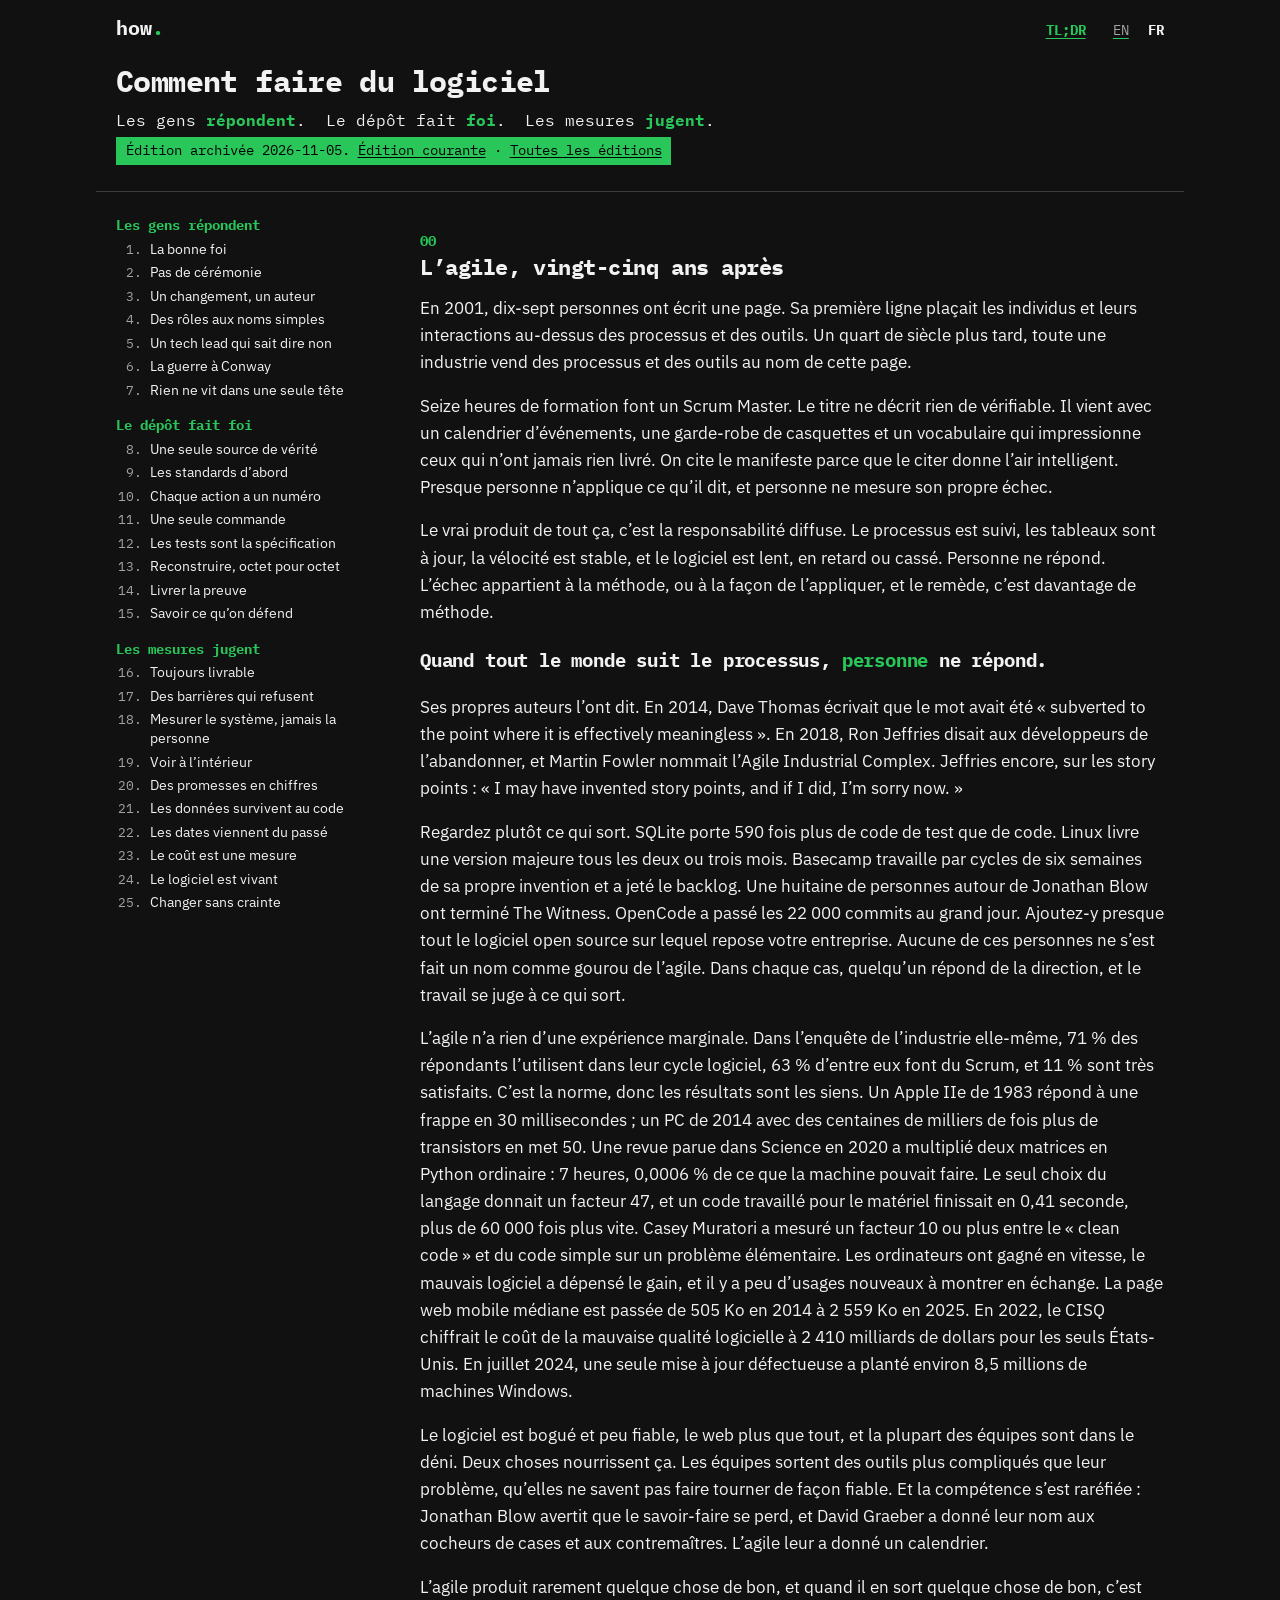
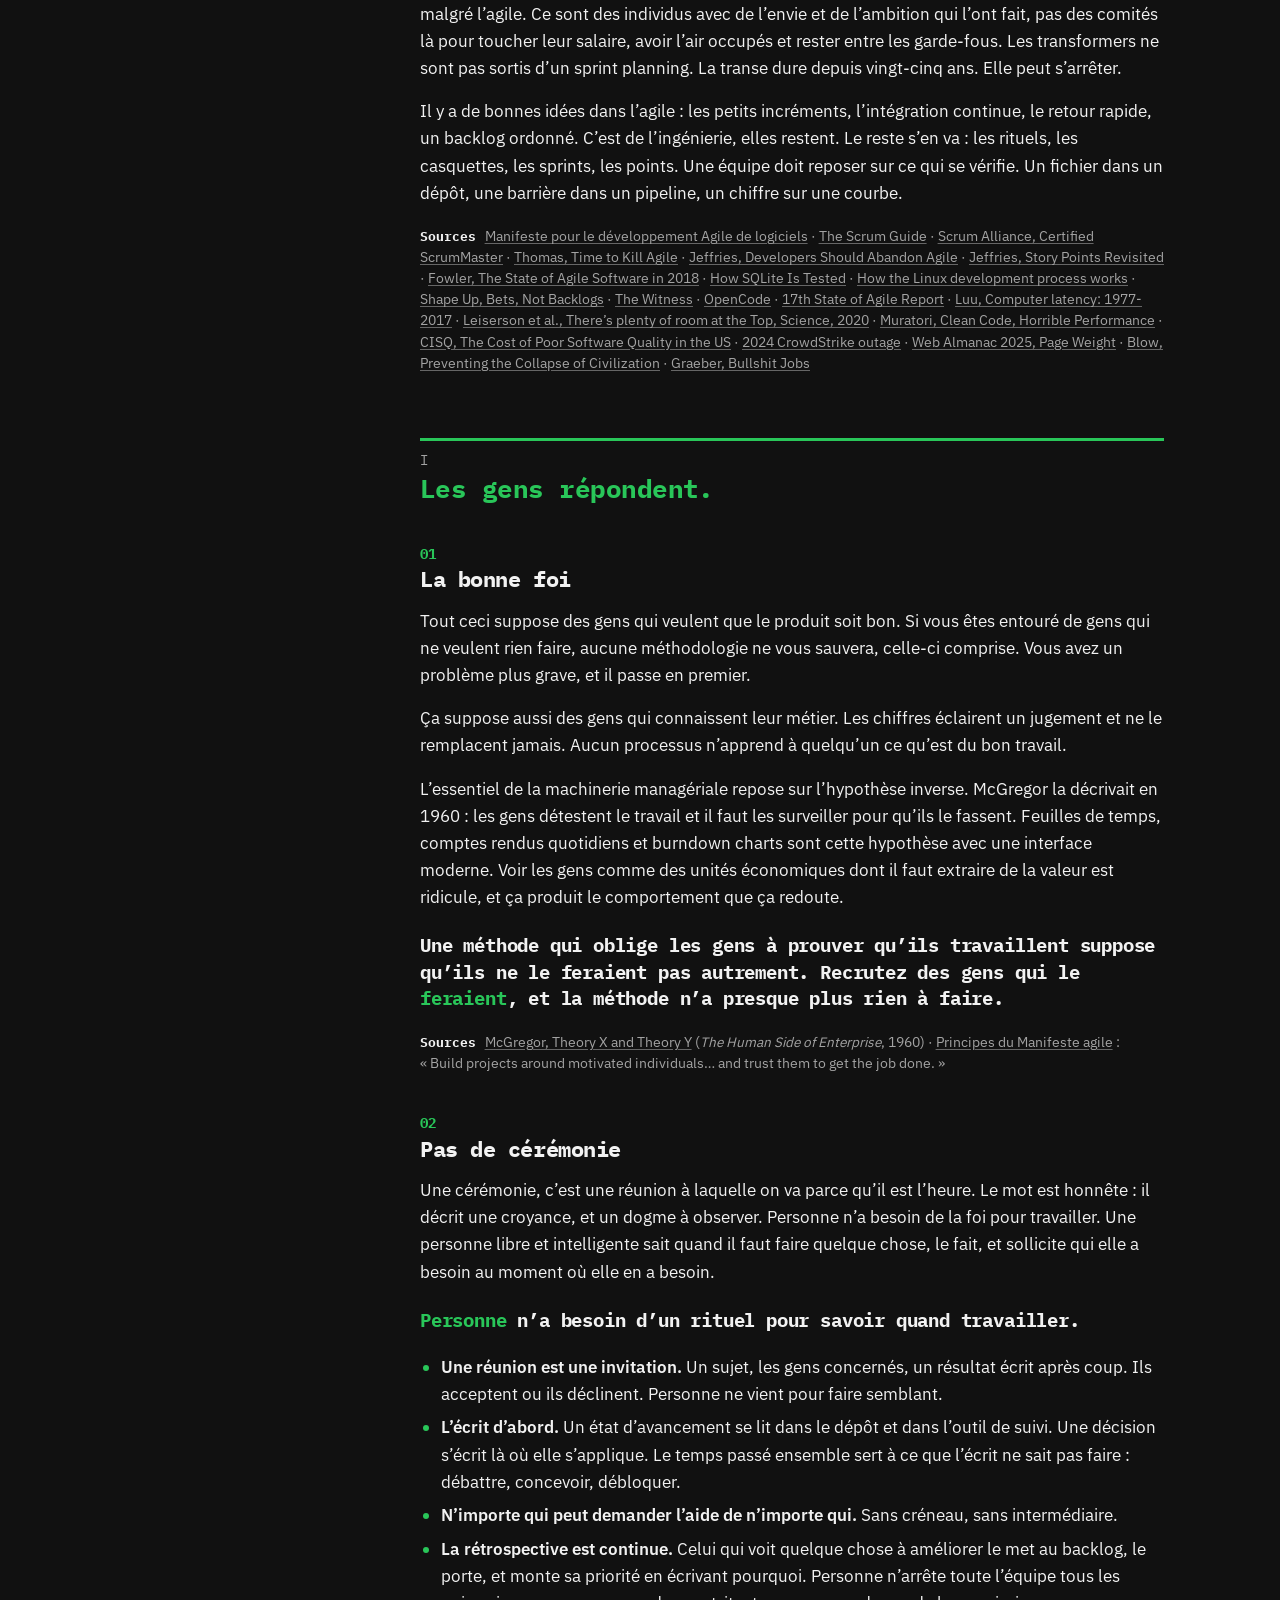
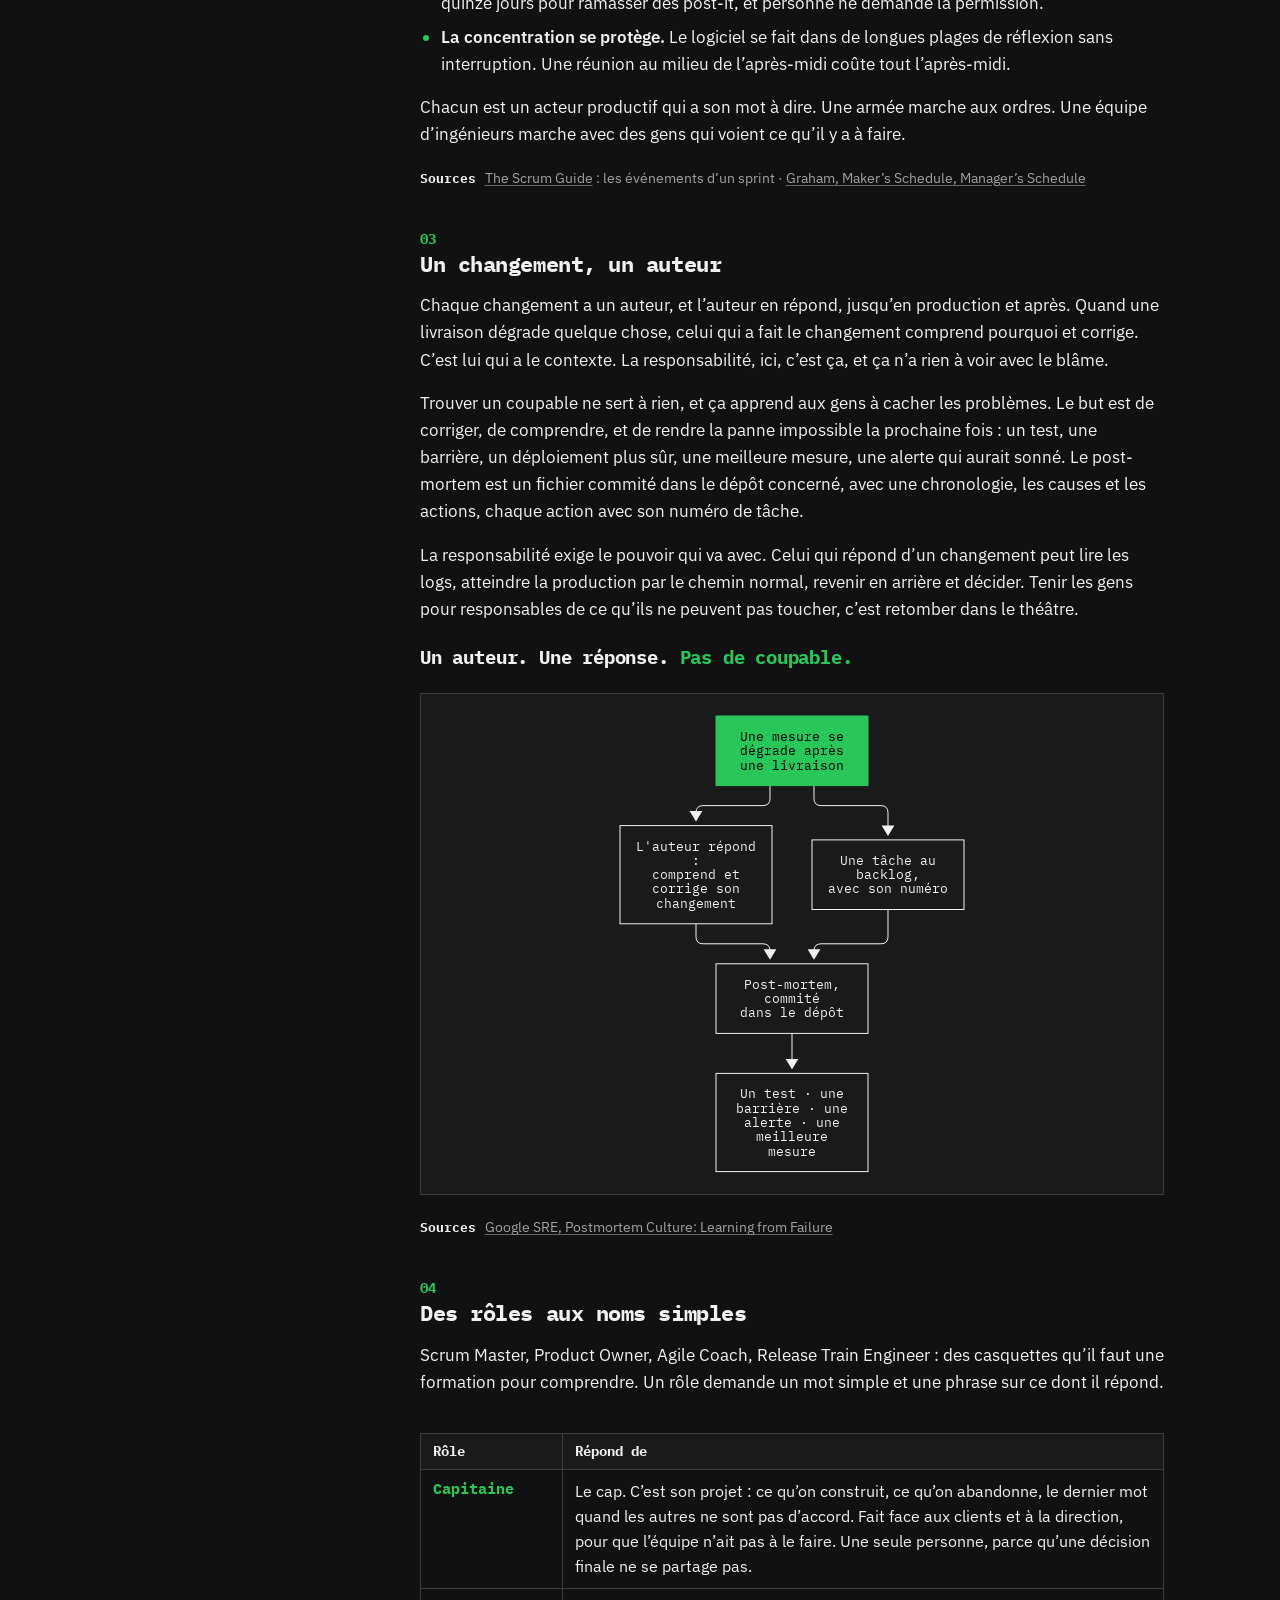
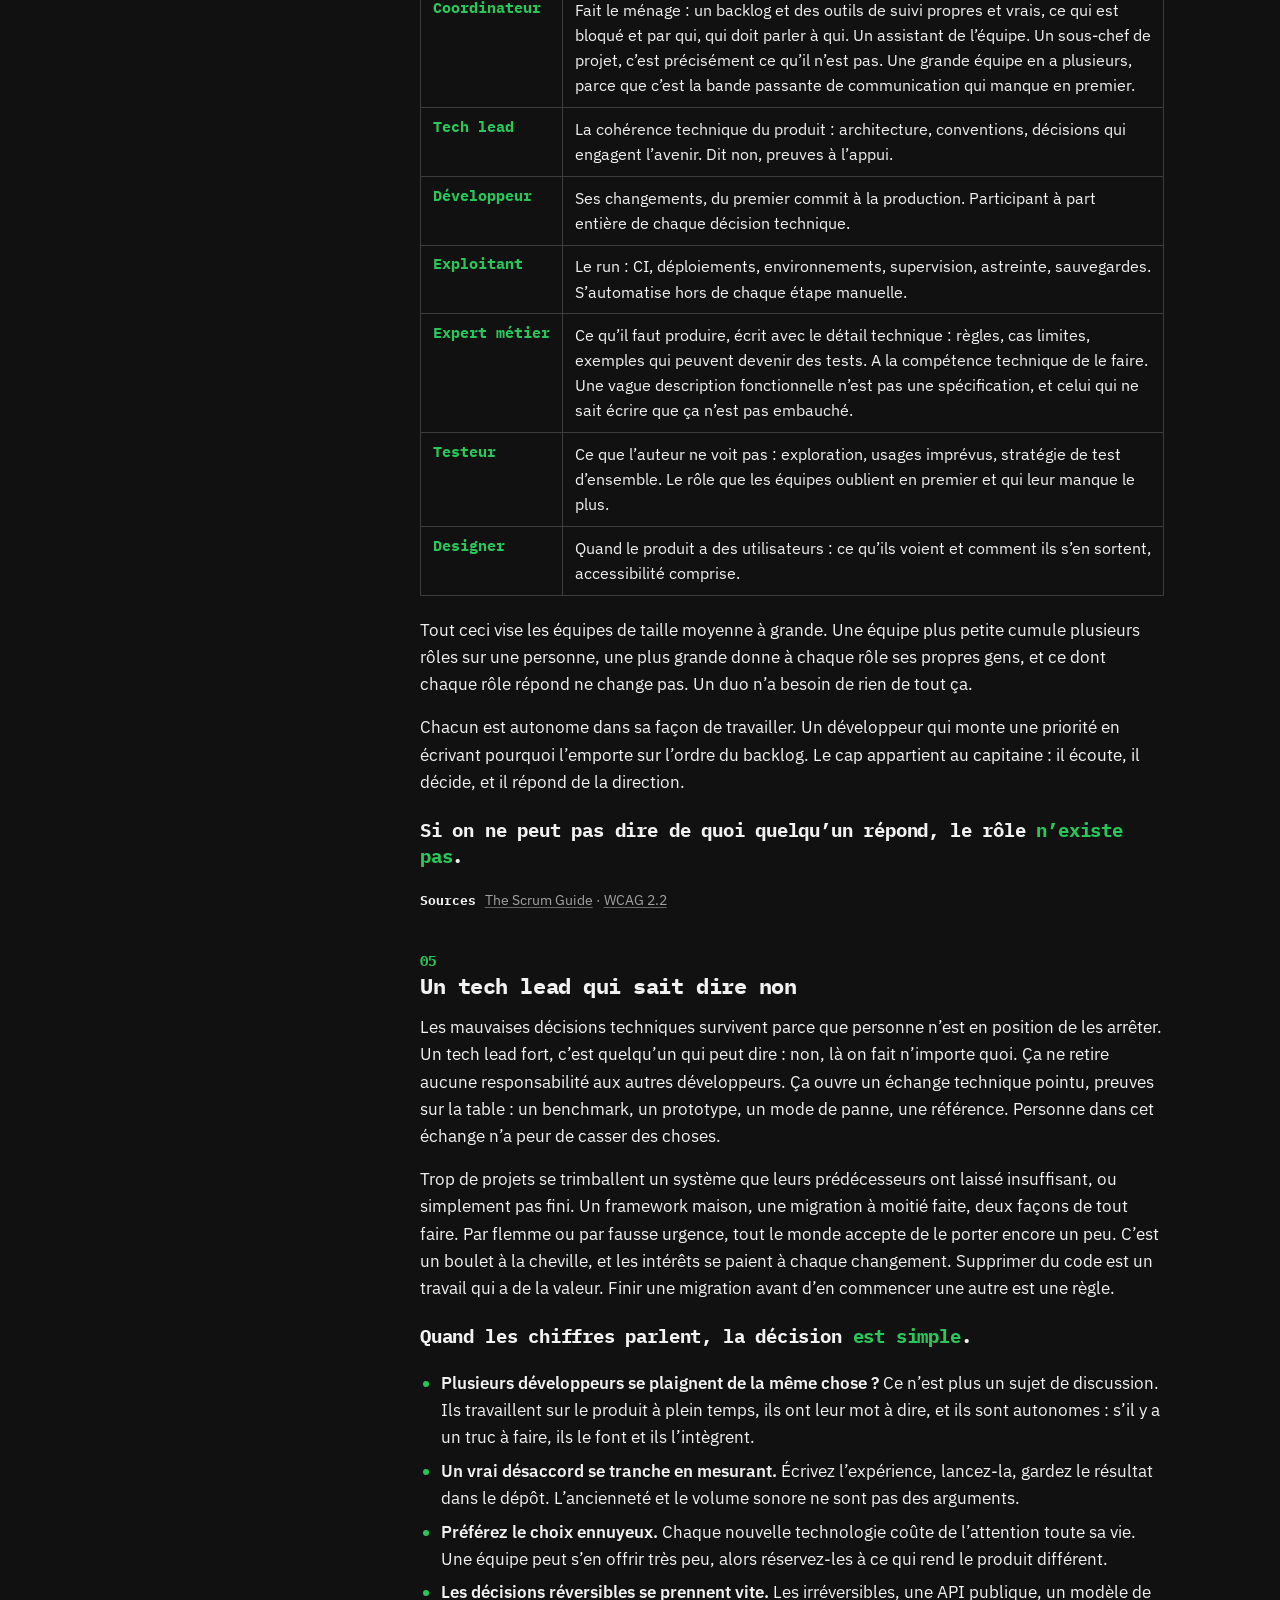
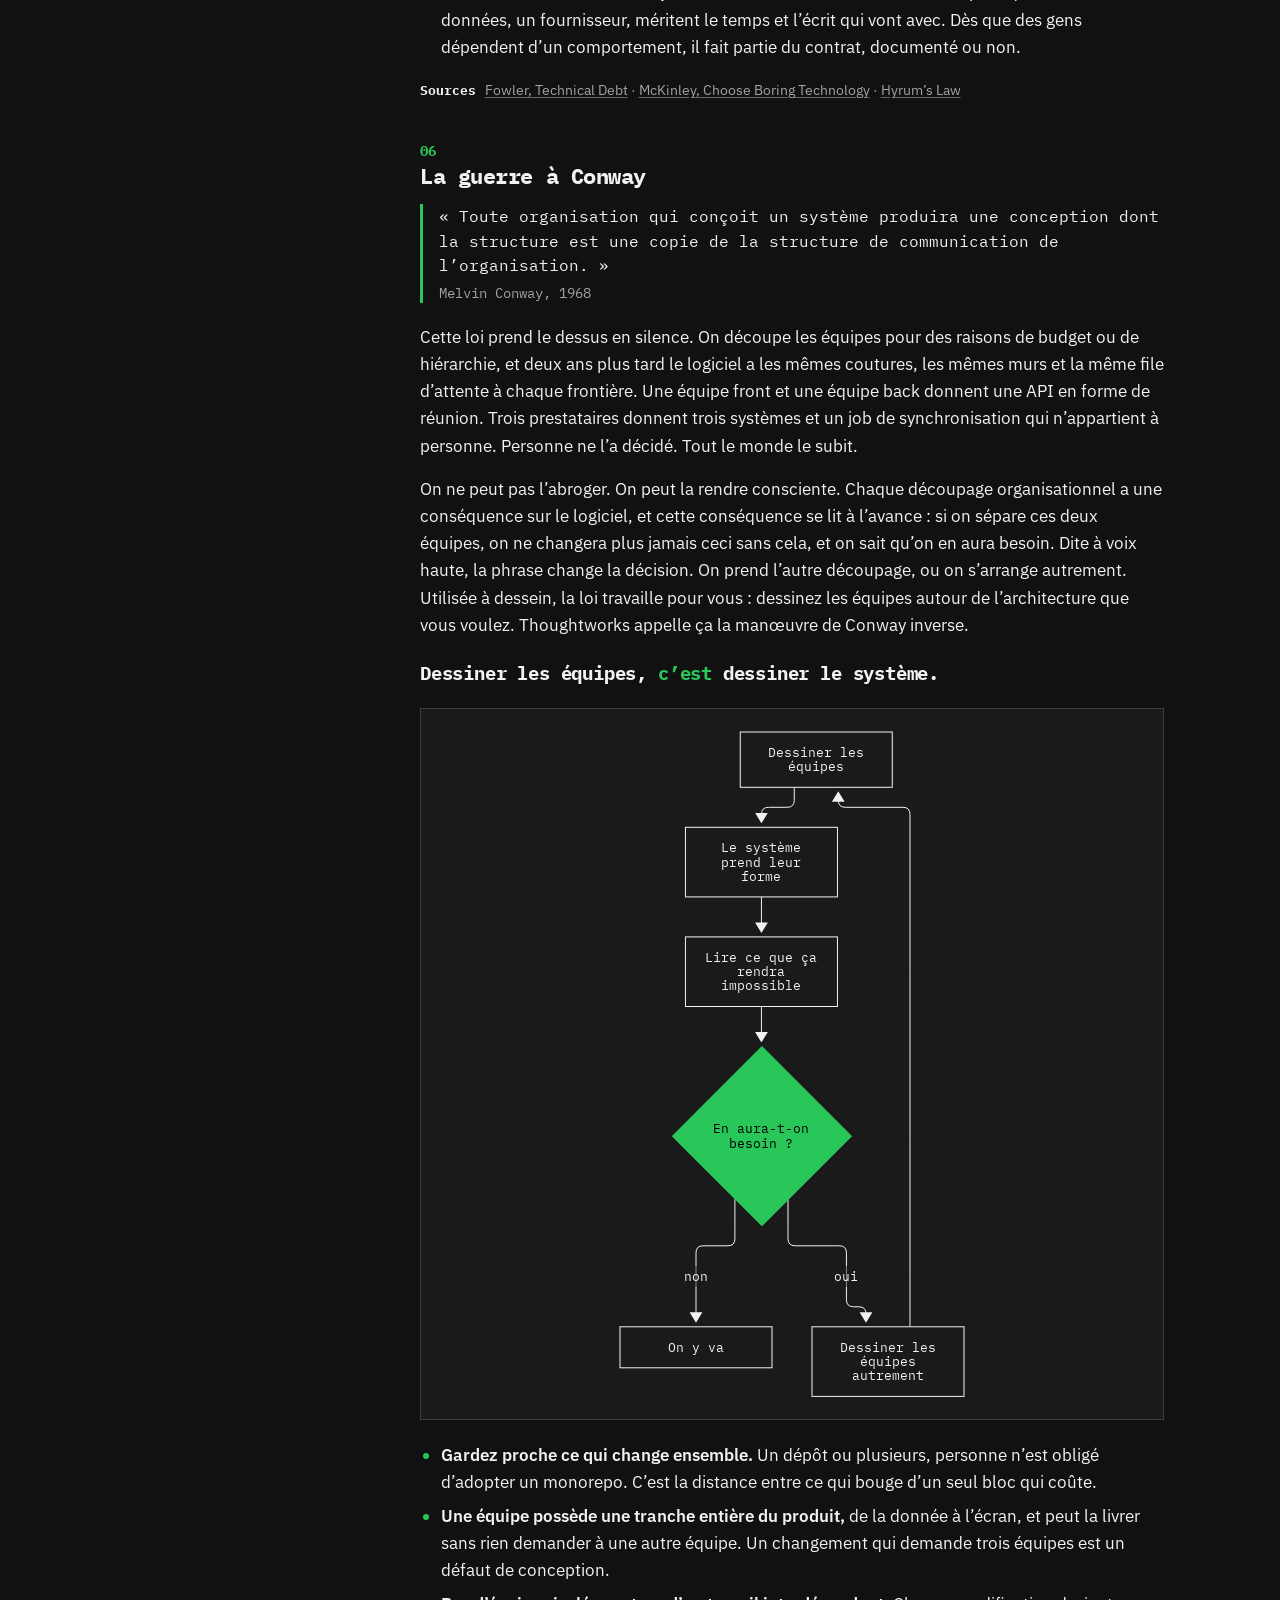
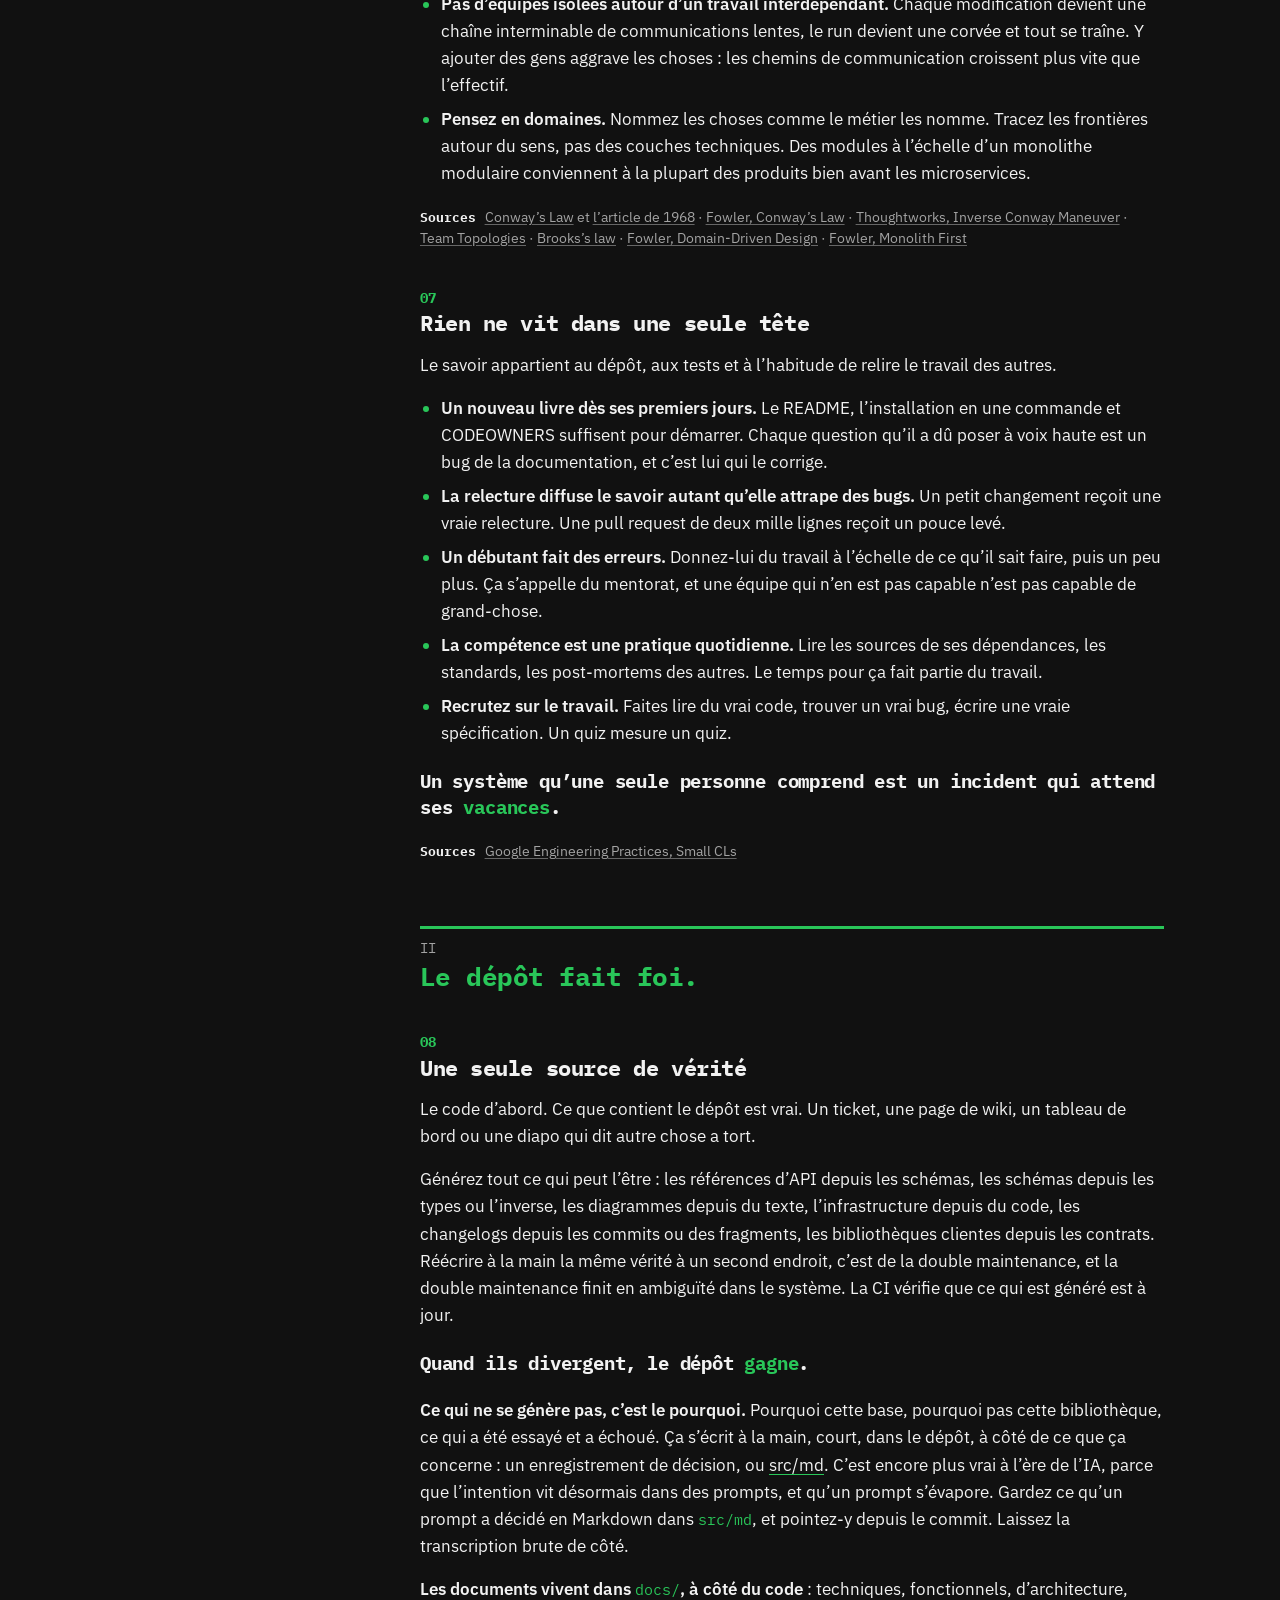
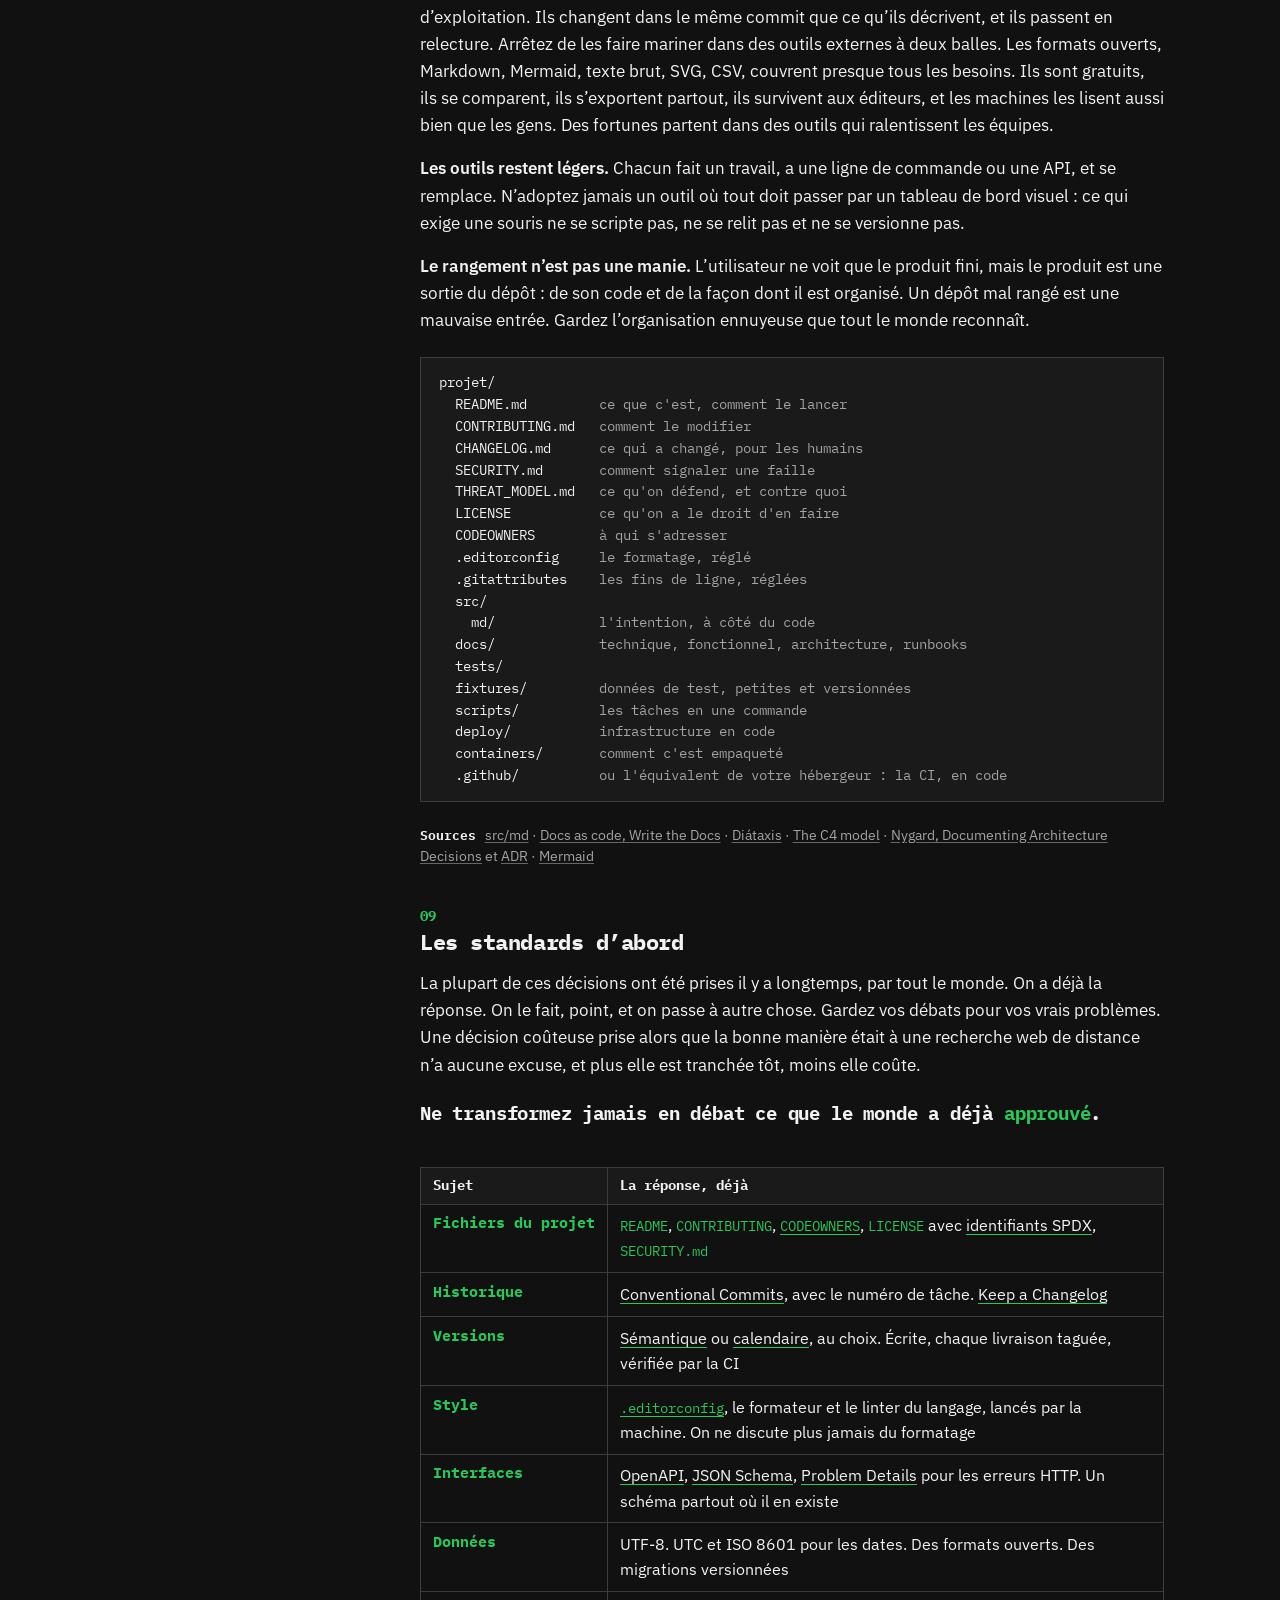
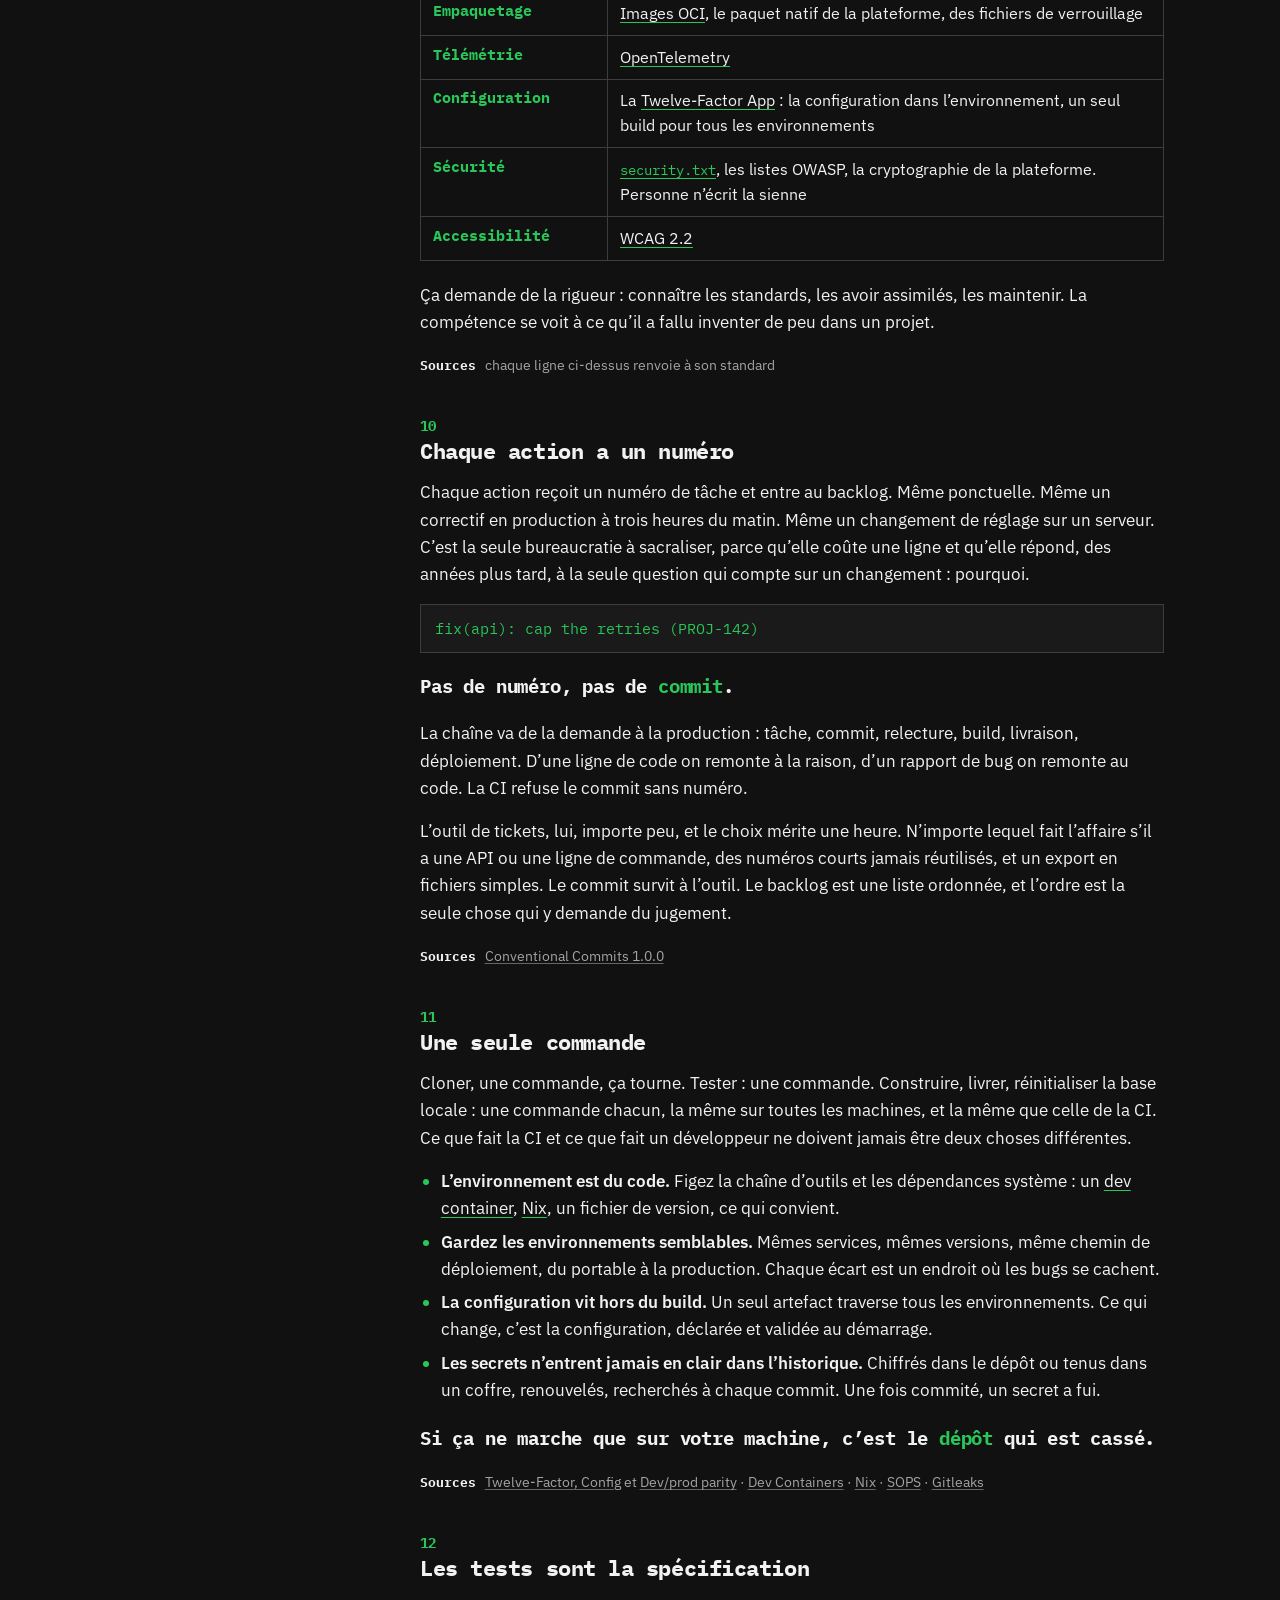
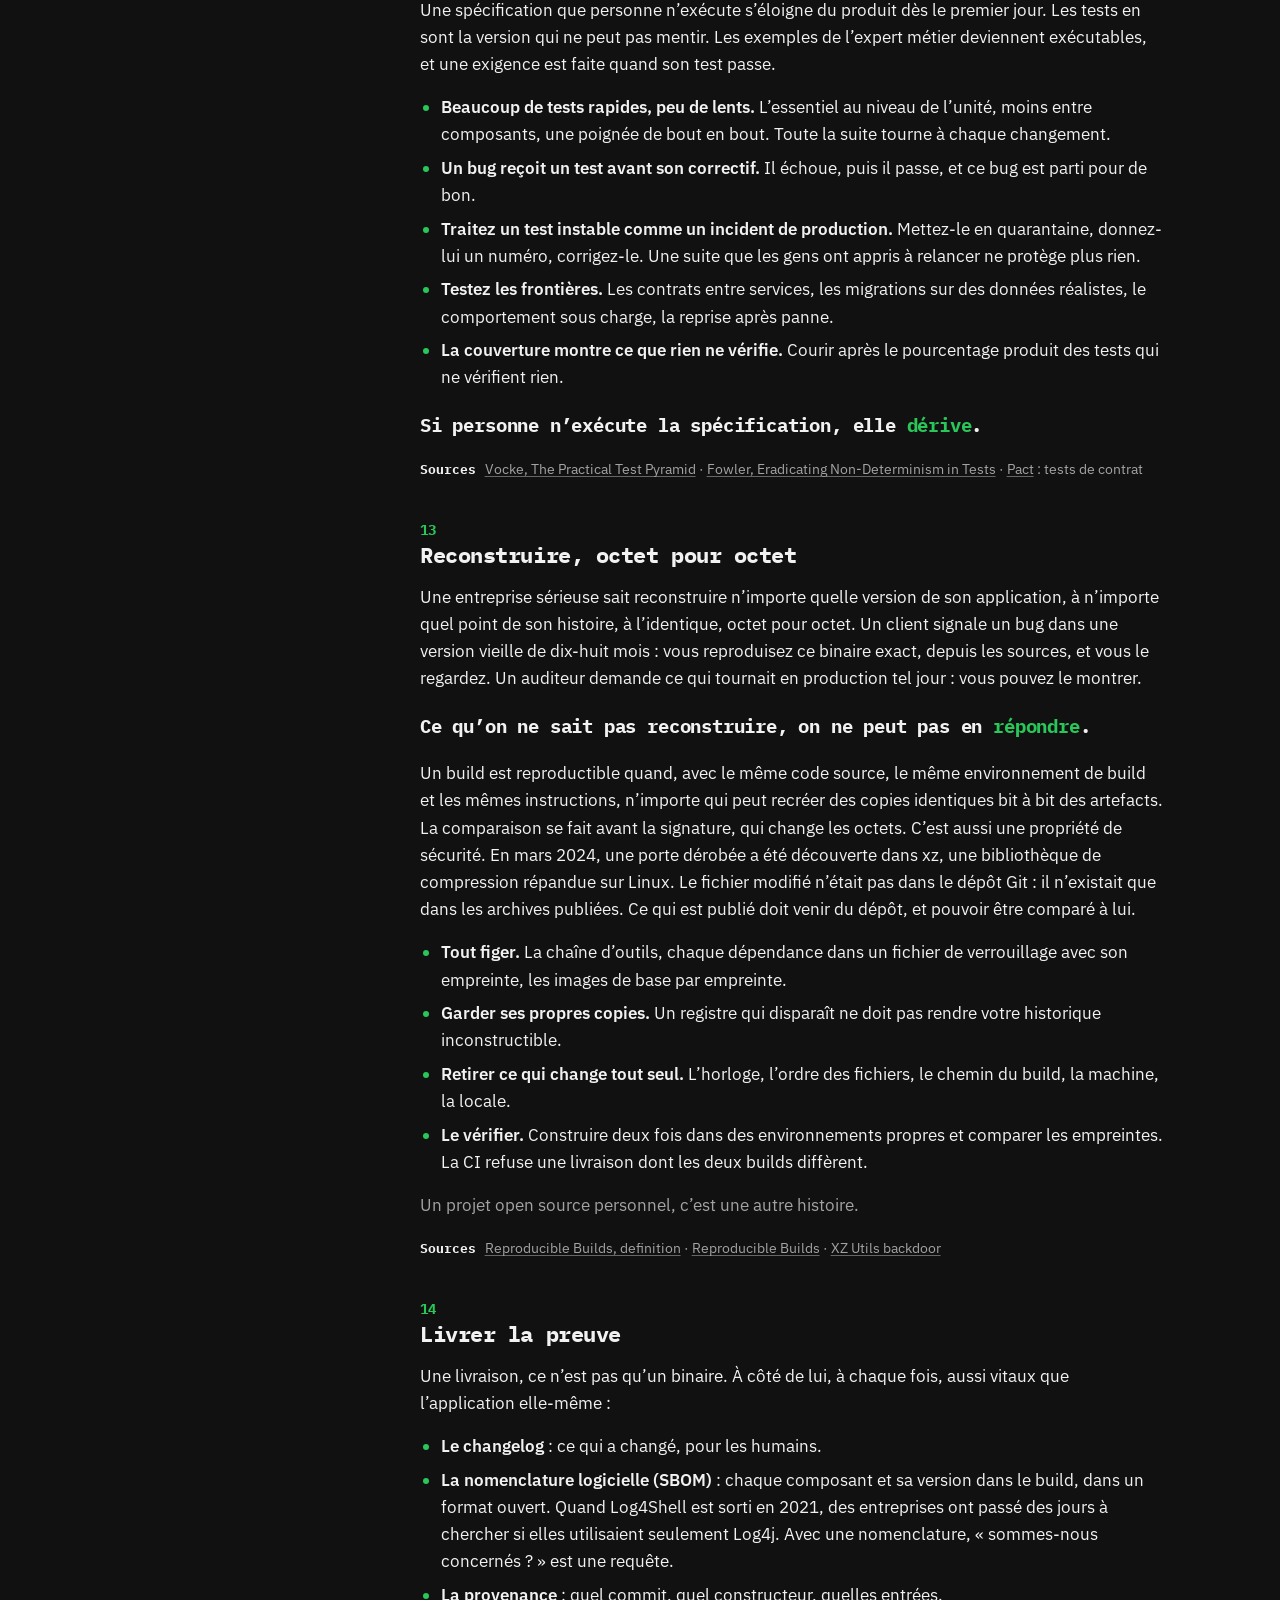
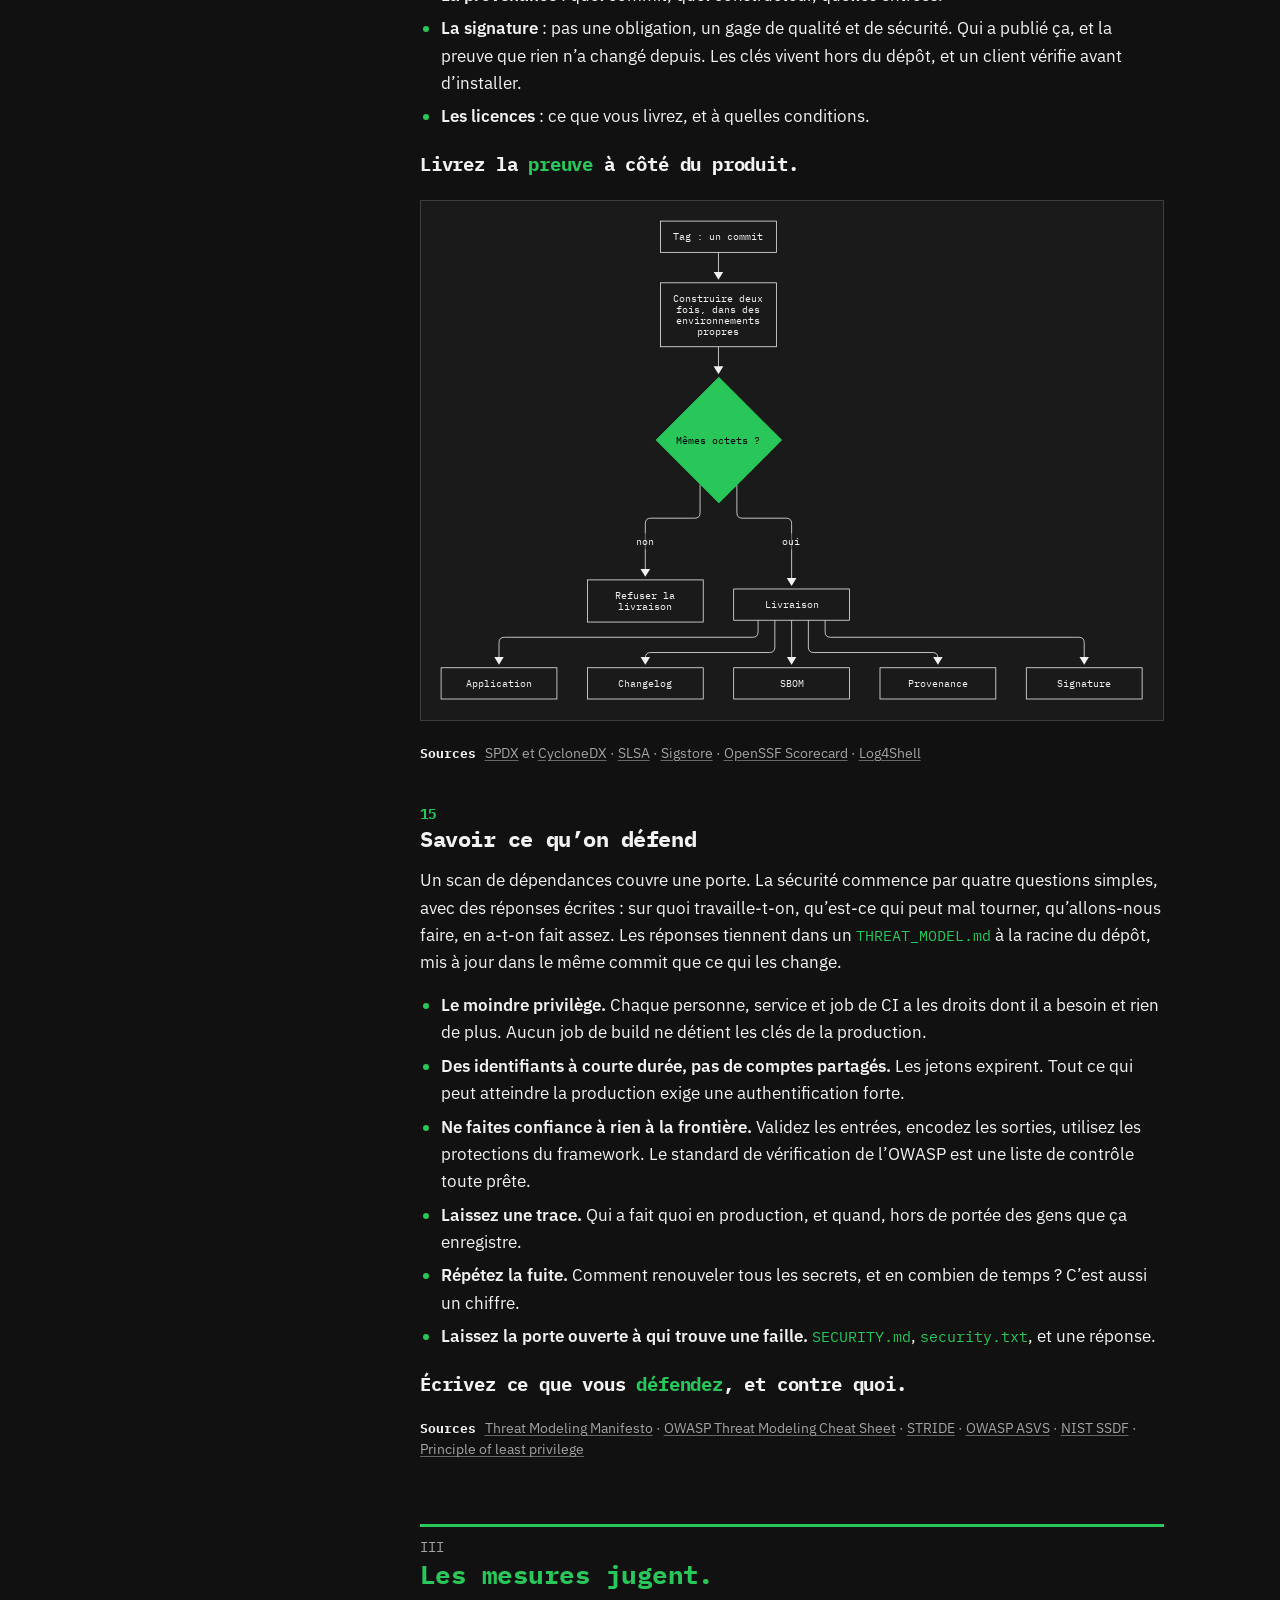
<file: src/site/archive/2026-11-05/fr/index.html>
<!doctype html>
<html lang="fr">
<head>
<meta charset="utf-8">
<meta name="viewport" content="width=device-width, initial-scale=1">
<title>how. Comment faire du logiciel</title>
<meta name="description" content="Les gens répondent. Le dépôt fait foi. Les mesures jugent.">
<meta name="theme-color" content="#111111">
<link rel="icon" href="../../../favicon.svg" type="image/svg+xml">
<link rel="alternate" hreflang="en" href="../" data-keep>
<link rel="stylesheet" href="../../../style.css">
</head>
<body>

<header class="cover">
  <div class="bar">
    <a class="wordmark" href="./" data-keep>how<span>.</span></a>
    <a class="tldr-link" href="#tldr">TL;DR</a>
    <nav class="lang" aria-label="Langue"><a href="../" data-keep hreflang="en" lang="en">EN</a> <a href="./" data-keep aria-current="true">FR</a></nav>
  </div>
  <h1>Comment faire du logiciel</h1>
  <div class="sub">
    <p class="oneline">
      <span>Les gens <em>répondent</em>.</span>
      <span>Le dépôt fait <em>foi</em>.</span>
      <span>Les mesures <em>jugent</em>.</span>
    </p>
    <!--edition--><p class="edition archived">Édition archivée <time datetime="2026-11-05">2026-11-05</time>. <a href="../../../fr/">Édition courante</a> &middot; <a href="../../">Toutes les éditions</a></p><!--/edition-->
  </div>
</header>

<main>

<div class="page">
  <nav class="toc" aria-label="Sommaire">
    <div>
      <h2>Les gens répondent</h2>
      <ol start="1">
        <li><a href="#precondition">La bonne foi</a></li>
        <li><a href="#ceremony">Pas de cérémonie</a></li>
        <li><a href="#answer">Un changement, un auteur</a></li>
        <li><a href="#roles">Des rôles aux noms simples</a></li>
        <li><a href="#lead">Un tech lead qui sait dire non</a></li>
        <li><a href="#conway">La guerre à Conway</a></li>
        <li><a href="#team">Rien ne vit dans une seule tête</a></li>
      </ol>
    </div>
    <div>
      <h2>Le dépôt fait foi</h2>
      <ol start="8">
        <li><a href="#truth">Une seule source de vérité</a></li>
        <li><a href="#standards">Les standards d&rsquo;abord</a></li>
        <li><a href="#numbers">Chaque action a un numéro</a></li>
        <li><a href="#setup">Une seule commande</a></li>
        <li><a href="#tests">Les tests sont la spécification</a></li>
        <li><a href="#rebuild">Reconstruire, octet pour octet</a></li>
        <li><a href="#trace">Livrer la preuve</a></li>
        <li><a href="#threats">Savoir ce qu&rsquo;on défend</a></li>
      </ol>
    </div>
    <div>
      <h2>Les mesures jugent</h2>
      <ol start="16">
        <li><a href="#flow">Toujours livrable</a></li>
        <li><a href="#gates">Des barrières qui refusent</a></li>
        <li><a href="#measure">Mesurer le système, jamais la personne</a></li>
        <li><a href="#observe">Voir à l&rsquo;intérieur</a></li>
        <li><a href="#budget">Des promesses en chiffres</a></li>
        <li><a href="#data">Les données survivent au code</a></li>
        <li><a href="#dates">Les dates viennent du passé</a></li>
        <li><a href="#cost">Le coût est une mesure</a></li>
        <li><a href="#prune">Le logiciel est vivant</a></li>
        <li><a href="#change">Changer sans crainte</a></li>
      </ol>
    </div>
  </nav>

  <section id="agile">
    <span class="num">00</span>
    <h3>L&rsquo;agile, vingt-cinq ans après</h3>
    <p>En 2001, dix-sept personnes ont écrit une page. Sa première ligne plaçait les individus et leurs interactions au-dessus des processus et des outils. Un quart de siècle plus tard, toute une industrie vend des processus et des outils au nom de cette page.</p>
    <p>Seize heures de formation font un Scrum Master. Le titre ne décrit rien de vérifiable. Il vient avec un calendrier d&rsquo;événements, une garde-robe de casquettes et un vocabulaire qui impressionne ceux qui n&rsquo;ont jamais rien livré. On cite le manifeste parce que le citer donne l&rsquo;air intelligent. Presque personne n&rsquo;applique ce qu&rsquo;il dit, et personne ne mesure son propre échec.</p>
    <p>Le vrai produit de tout ça, c&rsquo;est la responsabilité diffuse. Le processus est suivi, les tableaux sont à jour, la vélocité est stable, et le logiciel est lent, en retard ou cassé. Personne ne répond. L&rsquo;échec appartient à la méthode, ou à la façon de l&rsquo;appliquer, et le remède, c&rsquo;est davantage de méthode.</p>
    <p class="say">Quand tout le monde suit le processus, <em>personne</em> ne répond.</p>
    <p>Ses propres auteurs l&rsquo;ont dit. En 2014, Dave Thomas écrivait que le mot avait été «&nbsp;subverted to the point where it is effectively meaningless&nbsp;». En 2018, Ron Jeffries disait aux développeurs de l&rsquo;abandonner, et Martin Fowler nommait l&rsquo;Agile Industrial Complex. Jeffries encore, sur les story points : «&nbsp;I may have invented story points, and if I did, I&rsquo;m sorry now.&nbsp;»</p>
    <p>Regardez plutôt ce qui sort. SQLite porte 590 fois plus de code de test que de code. Linux livre une version majeure tous les deux ou trois mois. Basecamp travaille par cycles de six semaines de sa propre invention et a jeté le backlog. Une huitaine de personnes autour de Jonathan Blow ont terminé The Witness. OpenCode a passé les 22 000 commits au grand jour. Ajoutez-y presque tout le logiciel open source sur lequel repose votre entreprise. Aucune de ces personnes ne s&rsquo;est fait un nom comme gourou de l&rsquo;agile. Dans chaque cas, quelqu&rsquo;un répond de la direction, et le travail se juge à ce qui sort.</p>
    <p>L&rsquo;agile n&rsquo;a rien d&rsquo;une expérience marginale. Dans l&rsquo;enquête de l&rsquo;industrie elle-même, 71 % des répondants l&rsquo;utilisent dans leur cycle logiciel, 63 % d&rsquo;entre eux font du Scrum, et 11 % sont très satisfaits. C&rsquo;est la norme, donc les résultats sont les siens. Un Apple IIe de 1983 répond à une frappe en 30 millisecondes ; un PC de 2014 avec des centaines de milliers de fois plus de transistors en met 50. Une revue parue dans Science en 2020 a multiplié deux matrices en Python ordinaire : 7 heures, 0,0006 % de ce que la machine pouvait faire. Le seul choix du langage donnait un facteur 47, et un code travaillé pour le matériel finissait en 0,41 seconde, plus de 60 000 fois plus vite. Casey Muratori a mesuré un facteur 10 ou plus entre le «&nbsp;clean code&nbsp;» et du code simple sur un problème élémentaire. Les ordinateurs ont gagné en vitesse, le mauvais logiciel a dépensé le gain, et il y a peu d&rsquo;usages nouveaux à montrer en échange. La page web mobile médiane est passée de 505 Ko en 2014 à 2 559 Ko en 2025. En 2022, le CISQ chiffrait le coût de la mauvaise qualité logicielle à 2 410 milliards de dollars pour les seuls États-Unis. En juillet 2024, une seule mise à jour défectueuse a planté environ 8,5 millions de machines Windows.</p>
    <p>Le logiciel est bogué et peu fiable, le web plus que tout, et la plupart des équipes sont dans le déni. Deux choses nourrissent ça. Les équipes sortent des outils plus compliqués que leur problème, qu&rsquo;elles ne savent pas faire tourner de façon fiable. Et la compétence s&rsquo;est raréfiée : Jonathan Blow avertit que le savoir-faire se perd, et David Graeber a donné leur nom aux cocheurs de cases et aux contremaîtres. L&rsquo;agile leur a donné un calendrier.</p>
    <p>L&rsquo;agile produit rarement quelque chose de bon, et quand il en sort quelque chose de bon, c&rsquo;est malgré l&rsquo;agile. Ce sont des individus avec de l&rsquo;envie et de l&rsquo;ambition qui l&rsquo;ont fait, pas des comités là pour toucher leur salaire, avoir l&rsquo;air occupés et rester entre les garde-fous. Les transformers ne sont pas sortis d&rsquo;un sprint planning. La transe dure depuis vingt-cinq ans. Elle peut s&rsquo;arrêter.</p>
    <p>Il y a de bonnes idées dans l&rsquo;agile : les petits incréments, l&rsquo;intégration continue, le retour rapide, un backlog ordonné. C&rsquo;est de l&rsquo;ingénierie, elles restent. Le reste s&rsquo;en va : les rituels, les casquettes, les sprints, les points. Une équipe doit reposer sur ce qui se vérifie. Un fichier dans un dépôt, une barrière dans un pipeline, un chiffre sur une courbe.</p>
    <p class="src"><b>Sources</b>
      <a href="https://agilemanifesto.org/iso/fr/manifesto.html">Manifeste pour le développement Agile de logiciels</a> &middot;
      <a href="https://scrumguides.org/scrum-guide.html">The Scrum Guide</a> &middot;
      <a href="https://www.scrumalliance.org/get-certified/scrum-master-track/certified-scrummaster">Scrum Alliance, Certified ScrumMaster</a> &middot;
      <a href="https://pragdave.me/thoughts/active/2014-03-04-time-to-kill-agile.html">Thomas, Time to Kill Agile</a> &middot;
      <a href="https://ronjeffries.com/articles/018-01ff/abandon-1">Jeffries, Developers Should Abandon Agile</a> &middot;
      <a href="https://ronjeffries.com/articles/019-01ff/story-points/Index.html">Jeffries, Story Points Revisited</a> &middot;
      <a href="https://martinfowler.com/articles/agile-aus-2018.html">Fowler, The State of Agile Software in 2018</a> &middot;
      <a href="https://www.sqlite.org/testing.html">How SQLite Is Tested</a> &middot;
      <a href="https://docs.kernel.org/process/2.Process.html">How the Linux development process works</a> &middot;
      <a href="https://basecamp.com/shapeup/2.1-chapter-07">Shape Up, Bets, Not Backlogs</a> &middot;
      <a href="https://en.wikipedia.org/wiki/The_Witness_(2016_video_game)">The Witness</a> &middot;
      <a href="https://github.com/anomalyco/opencode">OpenCode</a> &middot;
      <a href="https://digital.ai/press-releases/17th-state-of-agile-report-71-use-agile-in-their-sdlc-small-organizations-report-strong-business-benefits-medium-and-larger-sized-companies-continue-to-experience-barriers-in-successfully-scaling-a/">17th State of Agile Report</a> &middot;
      <a href="https://danluu.com/input-lag/">Luu, Computer latency: 1977-2017</a> &middot;
      <a href="https://www.science.org/doi/10.1126/science.aam9744">Leiserson et al., There&rsquo;s plenty of room at the Top, Science, 2020</a> &middot;
      <a href="https://www.computerenhance.com/p/clean-code-horrible-performance">Muratori, Clean Code, Horrible Performance</a> &middot;
      <a href="https://www.it-cisq.org/press-releases/12-06-22">CISQ, The Cost of Poor Software Quality in the US</a> &middot;
      <a href="https://en.wikipedia.org/wiki/2024_CrowdStrike-related_IT_outages">2024 CrowdStrike outage</a> &middot;
      <a href="https://almanac.httparchive.org/en/2025/page-weight">Web Almanac 2025, Page Weight</a> &middot;
      <a href="https://www.youtube.com/watch?v=ZSRHeXYDLko">Blow, Preventing the Collapse of Civilization</a> &middot;
      <a href="https://en.wikipedia.org/wiki/Bullshit_Jobs">Graeber, Bullshit Jobs</a></p>
  </section>
</div>

<div class="chapter" id="people">
  <p>I</p>
  <h2>Les gens répondent.</h2>
</div>

<div class="page">

  <section id="precondition">
    <span class="num">01</span>
    <h3>La bonne foi</h3>
    <p>Tout ceci suppose des gens qui veulent que le produit soit bon. Si vous êtes entouré de gens qui ne veulent rien faire, aucune méthodologie ne vous sauvera, celle-ci comprise. Vous avez un problème plus grave, et il passe en premier.</p>
    <p>Ça suppose aussi des gens qui connaissent leur métier. Les chiffres éclairent un jugement et ne le remplacent jamais. Aucun processus n&rsquo;apprend à quelqu&rsquo;un ce qu&rsquo;est du bon travail.</p>
    <p>L&rsquo;essentiel de la machinerie managériale repose sur l&rsquo;hypothèse inverse. McGregor la décrivait en 1960 : les gens détestent le travail et il faut les surveiller pour qu&rsquo;ils le fassent. Feuilles de temps, comptes rendus quotidiens et burndown charts sont cette hypothèse avec une interface moderne. Voir les gens comme des unités économiques dont il faut extraire de la valeur est ridicule, et ça produit le comportement que ça redoute.</p>
    <p class="say">Une méthode qui oblige les gens à prouver qu&rsquo;ils travaillent suppose qu&rsquo;ils ne le feraient pas autrement. Recrutez des gens qui le <em>feraient</em>, et la méthode n&rsquo;a presque plus rien à faire.</p>
    <p class="src"><b>Sources</b>
      <a href="https://en.wikipedia.org/wiki/Theory_X_and_Theory_Y">McGregor, Theory X and Theory Y</a> (<i>The Human Side of Enterprise</i>, 1960) &middot;
      <a href="https://agilemanifesto.org/principles.html">Principes du Manifeste agile</a> : «&nbsp;Build projects around motivated individuals&hellip; and trust them to get the job done.&nbsp;»</p>
  </section>

  <section id="ceremony">
    <span class="num">02</span>
    <h3>Pas de cérémonie</h3>
    <p>Une cérémonie, c&rsquo;est une réunion à laquelle on va parce qu&rsquo;il est l&rsquo;heure. Le mot est honnête : il décrit une croyance, et un dogme à observer. Personne n&rsquo;a besoin de la foi pour travailler. Une personne libre et intelligente sait quand il faut faire quelque chose, le fait, et sollicite qui elle a besoin au moment où elle en a besoin.</p>
    <p class="say"><em>Personne</em> n&rsquo;a besoin d&rsquo;un rituel pour savoir quand travailler.</p>
    <ul>
      <li><strong>Une réunion est une invitation.</strong> Un sujet, les gens concernés, un résultat écrit après coup. Ils acceptent ou ils déclinent. Personne ne vient pour faire semblant.</li>
      <li><strong>L&rsquo;écrit d&rsquo;abord.</strong> Un état d&rsquo;avancement se lit dans le dépôt et dans l&rsquo;outil de suivi. Une décision s&rsquo;écrit là où elle s&rsquo;applique. Le temps passé ensemble sert à ce que l&rsquo;écrit ne sait pas faire : débattre, concevoir, débloquer.</li>
      <li><strong>N&rsquo;importe qui peut demander l&rsquo;aide de n&rsquo;importe qui.</strong> Sans créneau, sans intermédiaire.</li>
      <li><strong>La rétrospective est continue.</strong> Celui qui voit quelque chose à améliorer le met au backlog, le porte, et monte sa priorité en écrivant pourquoi. Personne n&rsquo;arrête toute l&rsquo;équipe tous les quinze jours pour ramasser des post-it, et personne ne demande la permission.</li>
      <li><strong>La concentration se protège.</strong> Le logiciel se fait dans de longues plages de réflexion sans interruption. Une réunion au milieu de l&rsquo;après-midi coûte tout l&rsquo;après-midi.</li>
    </ul>
    <p>Chacun est un acteur productif qui a son mot à dire. Une armée marche aux ordres. Une équipe d&rsquo;ingénieurs marche avec des gens qui voient ce qu&rsquo;il y a à faire.</p>
    <p class="src"><b>Sources</b>
      <a href="https://scrumguides.org/scrum-guide.html">The Scrum Guide</a> : les événements d&rsquo;un sprint &middot;
      <a href="https://www.paulgraham.com/makersschedule.html">Graham, Maker&rsquo;s Schedule, Manager&rsquo;s Schedule</a></p>
  </section>

  <section id="answer">
    <span class="num">03</span>
    <h3>Un changement, un auteur</h3>
    <p>Chaque changement a un auteur, et l&rsquo;auteur en répond, jusqu&rsquo;en production et après. Quand une livraison dégrade quelque chose, celui qui a fait le changement comprend pourquoi et corrige. C&rsquo;est lui qui a le contexte. La responsabilité, ici, c&rsquo;est ça, et ça n&rsquo;a rien à voir avec le blâme.</p>
    <p>Trouver un coupable ne sert à rien, et ça apprend aux gens à cacher les problèmes. Le but est de corriger, de comprendre, et de rendre la panne impossible la prochaine fois : un test, une barrière, un déploiement plus sûr, une meilleure mesure, une alerte qui aurait sonné. Le post-mortem est un fichier commité dans le dépôt concerné, avec une chronologie, les causes et les actions, chaque action avec son numéro de tâche.</p>
    <p>La responsabilité exige le pouvoir qui va avec. Celui qui répond d&rsquo;un changement peut lire les logs, atteindre la production par le chemin normal, revenir en arrière et décider. Tenir les gens pour responsables de ce qu&rsquo;ils ne peuvent pas toucher, c&rsquo;est retomber dans le théâtre.</p>
    <p class="say">Un auteur. Une réponse. <em>Pas de coupable.</em></p>

    <figure>
      <div class="diagram" data-diagram="answer" data-hash="de8e78c6797843b60b10db0d8501156b26dfdee4d55d2619049b8fbf669f2370"><svg id="d-answer-0" width="100%" xmlns="http://www.w3.org/2000/svg" xmlns:xlink="http://www.w3.org/1999/xlink" class="flowchart" style="max-width: 360px;" viewBox="4 4 360 471.6000061035156" role="graphics-document document" aria-roledescription="flowchart-v2"><style>#d-answer-0{font-family:'Plex Mono',ui-monospace,Consolas,monospace;font-size:13px;fill:#f2f2f2;}@keyframes edge-animation-frame{from{stroke-dashoffset:0;}}@keyframes dash{to{stroke-dashoffset:0;}}#d-answer-0 .edge-animation-slow{stroke-dasharray:9,5!important;stroke-dashoffset:900;animation:dash 50s linear infinite;stroke-linecap:round;}#d-answer-0 .edge-animation-fast{stroke-dasharray:9,5!important;stroke-dashoffset:900;animation:dash 20s linear infinite;stroke-linecap:round;}#d-answer-0 .error-icon{fill:#1a1a1a;}#d-answer-0 .error-text{fill:#e5e5e5;stroke:#e5e5e5;}#d-answer-0 .edge-thickness-normal{stroke-width:1px;}#d-answer-0 .edge-thickness-thick{stroke-width:3.5px;}#d-answer-0 .edge-pattern-solid{stroke-dasharray:0;}#d-answer-0 .edge-thickness-invisible{stroke-width:0;fill:none;}#d-answer-0 .edge-pattern-dashed{stroke-dasharray:3;}#d-answer-0 .edge-pattern-dotted{stroke-dasharray:2;}#d-answer-0 .marker{fill:#f2f2f2;stroke:#f2f2f2;}#d-answer-0 .marker.cross{stroke:#f2f2f2;}#d-answer-0 svg{font-family:'Plex Mono',ui-monospace,Consolas,monospace;font-size:13px;}#d-answer-0 p{margin:0;}#d-answer-0 .label{font-family:'Plex Mono',ui-monospace,Consolas,monospace;color:#f2f2f2;}#d-answer-0 .cluster-label text{fill:#e5e5e5;}#d-answer-0 .cluster-label span{color:#e5e5e5;}#d-answer-0 .cluster-label span p{background-color:transparent;}#d-answer-0 .label text,#d-answer-0 span{fill:#f2f2f2;color:#f2f2f2;}#d-answer-0 .node rect,#d-answer-0 .node circle,#d-answer-0 .node ellipse,#d-answer-0 .node polygon,#d-answer-0 .node path{fill:#1a1a1a;stroke:#f2f2f2;stroke-width:1px;}#d-answer-0 .rough-node .label text,#d-answer-0 .node .label text,#d-answer-0 .image-shape .label,#d-answer-0 .icon-shape .label{text-anchor:middle;}#d-answer-0 .node .katex path{fill:#000;stroke:#000;stroke-width:1px;}#d-answer-0 .rough-node .label,#d-answer-0 .node .label,#d-answer-0 .image-shape .label,#d-answer-0 .icon-shape .label{text-align:center;}#d-answer-0 .node.clickable{cursor:pointer;}#d-answer-0 .root .anchor path{fill:#f2f2f2!important;stroke-width:0;stroke:#f2f2f2;}#d-answer-0 .arrowheadPath{fill:#e5e5e5;}#d-answer-0 .edgePaths .path{stroke:#f2f2f2;stroke-width:1px;}#d-answer-0 .flowchart-link{stroke:#f2f2f2;fill:none;}#d-answer-0 .edgeLabel{background-color:#1a1a1a;text-align:center;}#d-answer-0 .edgeLabel p{background-color:#1a1a1a;}#d-answer-0 .edgeLabel rect{opacity:0.5;background-color:#1a1a1a;fill:#1a1a1a;}#d-answer-0 .labelBkg{background-color:rgba(26, 26, 26, 0.5);}#d-answer-0 .cluster rect{fill:#1a1a1a;stroke:#f2f2f2;stroke-width:1px;}#d-answer-0 .cluster text{fill:#e5e5e5;}#d-answer-0 .cluster span{color:#e5e5e5;}#d-answer-0 .node .collapsed-indicator{fill:#f2f2f2;stroke:none;opacity:0.6;}#d-answer-0 .node .collapsed-separator{stroke:#f2f2f2;stroke-width:0.75px;}#d-answer-0 div.mermaidTooltip{position:absolute;text-align:center;max-width:200px;padding:2px;font-family:'Plex Mono',ui-monospace,Consolas,monospace;font-size:12px;background:#1a1a1a;border:1px solid hsl(0, 0%, 0.1960784314%);border-radius:2px;pointer-events:none;z-index:100;}#d-answer-0 .flowchartTitleText{text-anchor:middle;font-size:18px;fill:#f2f2f2;}#d-answer-0 rect.text{fill:none;stroke-width:0;}#d-answer-0 .icon-shape,#d-answer-0 .image-shape{background-color:#1a1a1a;text-align:center;}#d-answer-0 .icon-shape p,#d-answer-0 .image-shape p{background-color:#1a1a1a;padding:2px;}#d-answer-0 .icon-shape .label rect,#d-answer-0 .image-shape .label rect{opacity:0.5;background-color:#1a1a1a;fill:#1a1a1a;}#d-answer-0 .label-icon{display:inline-block;height:1em;overflow:visible;vertical-align:-0.125em;}#d-answer-0 .node .label-icon path{fill:currentColor;stroke:revert;stroke-width:revert;}#d-answer-0 .node .neo-node{stroke:#f2f2f2;}#d-answer-0 [data-look="neo"].node rect,#d-answer-0 [data-look="neo"].cluster rect,#d-answer-0 [data-look="neo"].node polygon{stroke:#f2f2f2;filter:drop-shadow( 1px 2px 2px rgba(185,185,185,1));}#d-answer-0 [data-look="neo"].swimlane.cluster rect{filter:none;}#d-answer-0 [data-look="neo"].node path{stroke:#f2f2f2;stroke-width:1px;}#d-answer-0 [data-look="neo"].node .outer-path{filter:drop-shadow( 1px 2px 2px rgba(185,185,185,1));}#d-answer-0 [data-look="neo"].node .neo-line path{stroke:#f2f2f2;filter:none;}#d-answer-0 [data-look="neo"].node circle{stroke:#f2f2f2;filter:drop-shadow( 1px 2px 2px rgba(185,185,185,1));}#d-answer-0 [data-look="neo"].node circle .state-start{fill:#000000;}#d-answer-0 [data-look="neo"].icon-shape .icon{fill:#f2f2f2;filter:drop-shadow( 1px 2px 2px rgba(185,185,185,1));}#d-answer-0 [data-look="neo"].icon-shape .icon-neo path{stroke:#f2f2f2;filter:drop-shadow( 1px 2px 2px rgba(185,185,185,1));}#d-answer-0 :root{--mermaid-font-family:'Plex Mono',ui-monospace,Consolas,monospace;}#d-answer-0 .y rect{fill:rgb(41, 198, 89)!important;stroke:rgb(41, 198, 89)!important;color:rgb(0, 0, 0)!important;}#d-answer-0 .y polygon{fill:rgb(41, 198, 89)!important;stroke:rgb(41, 198, 89)!important;color:rgb(0, 0, 0)!important;}#d-answer-0 .y ellipse{fill:rgb(41, 198, 89)!important;stroke:rgb(41, 198, 89)!important;color:rgb(0, 0, 0)!important;}#d-answer-0 .y circle{fill:rgb(41, 198, 89)!important;stroke:rgb(41, 198, 89)!important;color:rgb(0, 0, 0)!important;}#d-answer-0 .y path{fill:rgb(41, 198, 89)!important;stroke:rgb(41, 198, 89)!important;color:rgb(0, 0, 0)!important;}#d-answer-0 .y tspan{fill:rgb(0, 0, 0)!important;}</style><g><marker id="d-answer-0_flowchart-v2-pointEnd" class="marker flowchart-v2" viewBox="0 0 10 10" refX="5" refY="5" markerUnits="userSpaceOnUse" markerWidth="8" markerHeight="8" orient="auto"><path d="M 0 0 L 10 5 L 0 10 z" class="arrowMarkerPath" style="stroke-width: 1; stroke-dasharray: 1, 0;"></path></marker><marker id="d-answer-0_flowchart-v2-pointStart" class="marker flowchart-v2" viewBox="0 0 10 10" refX="4.5" refY="5" markerUnits="userSpaceOnUse" markerWidth="8" markerHeight="8" orient="auto"><path d="M 0 5 L 10 10 L 10 0 z" class="arrowMarkerPath" style="stroke-width: 1; stroke-dasharray: 1, 0;"></path></marker><marker id="d-answer-0_flowchart-v2-pointEnd-margin" class="marker flowchart-v2" viewBox="0 0 11.5 14" refX="11.5" refY="7" markerUnits="userSpaceOnUse" markerWidth="10.5" markerHeight="14" orient="auto"><path d="M 0 0 L 11.5 7 L 0 14 z" class="arrowMarkerPath" style="stroke-width: 0; stroke-dasharray: 1, 0;"></path></marker><marker id="d-answer-0_flowchart-v2-pointStart-margin" class="marker flowchart-v2" viewBox="0 0 11.5 14" refX="1" refY="7" markerUnits="userSpaceOnUse" markerWidth="11.5" markerHeight="14" orient="auto"><polygon points="0,7 11.5,14 11.5,0" class="arrowMarkerPath" style="stroke-width: 0; stroke-dasharray: 1, 0;"></polygon></marker><marker id="d-answer-0_flowchart-v2-circleEnd" class="marker flowchart-v2" viewBox="0 0 10 10" refX="11" refY="5" markerUnits="userSpaceOnUse" markerWidth="11" markerHeight="11" orient="auto"><circle cx="5" cy="5" r="5" class="arrowMarkerPath" style="stroke-width: 1; stroke-dasharray: 1, 0;"></circle></marker><marker id="d-answer-0_flowchart-v2-circleStart" class="marker flowchart-v2" viewBox="0 0 10 10" refX="-1" refY="5" markerUnits="userSpaceOnUse" markerWidth="11" markerHeight="11" orient="auto"><circle cx="5" cy="5" r="5" class="arrowMarkerPath" style="stroke-width: 1; stroke-dasharray: 1, 0;"></circle></marker><marker id="d-answer-0_flowchart-v2-circleEnd-margin" class="marker flowchart-v2" viewBox="0 0 10 10" refY="5" refX="12.25" markerUnits="userSpaceOnUse" markerWidth="14" markerHeight="14" orient="auto"><circle cx="5" cy="5" r="5" class="arrowMarkerPath" style="stroke-width: 0; stroke-dasharray: 1, 0;"></circle></marker><marker id="d-answer-0_flowchart-v2-circleStart-margin" class="marker flowchart-v2" viewBox="0 0 10 10" refX="-2" refY="5" markerUnits="userSpaceOnUse" markerWidth="14" markerHeight="14" orient="auto"><circle cx="5" cy="5" r="5" class="arrowMarkerPath" style="stroke-width: 0; stroke-dasharray: 1, 0;"></circle></marker><marker id="d-answer-0_flowchart-v2-crossEnd" class="marker cross flowchart-v2" viewBox="0 0 11 11" refX="12" refY="5.2" markerUnits="userSpaceOnUse" markerWidth="11" markerHeight="11" orient="auto"><path d="M 1,1 l 9,9 M 10,1 l -9,9" class="arrowMarkerPath" style="stroke-width: 2; stroke-dasharray: 1, 0;"></path></marker><marker id="d-answer-0_flowchart-v2-crossStart" class="marker cross flowchart-v2" viewBox="0 0 11 11" refX="-1" refY="5.2" markerUnits="userSpaceOnUse" markerWidth="11" markerHeight="11" orient="auto"><path d="M 1,1 l 9,9 M 10,1 l -9,9" class="arrowMarkerPath" style="stroke-width: 2; stroke-dasharray: 1, 0;"></path></marker><marker id="d-answer-0_flowchart-v2-crossEnd-margin" class="marker cross flowchart-v2" viewBox="0 0 15 15" refX="17.7" refY="7.5" markerUnits="userSpaceOnUse" markerWidth="12" markerHeight="12" orient="auto"><path d="M 1,1 L 14,14 M 1,14 L 14,1" class="arrowMarkerPath" style="stroke-width: 2.5;"></path></marker><marker id="d-answer-0_flowchart-v2-crossStart-margin" class="marker cross flowchart-v2" viewBox="0 0 15 15" refX="-3.5" refY="7.5" markerUnits="userSpaceOnUse" markerWidth="12" markerHeight="12" orient="auto"><path d="M 1,1 L 14,14 M 1,14 L 14,1" class="arrowMarkerPath" style="stroke-width: 2.5; stroke-dasharray: 1, 0;"></path></marker><g class="root"><g class="clusters"></g><g class="edges edgePaths"><path d="M162,81.5999984741211L162,94.52893066225562Q162,101.5999984741211 154.92893218813452,101.5999984741211L95.07106781186548,101.5999984741211Q88,101.5999984741211 88,108.67106628598657L88,117.5999984741211" id="d-answer-0-L_A_B_0" class="edge-thickness-normal edge-pattern-solid edge-thickness-normal edge-pattern-solid flowchart-link" style="stroke-dasharray: 0 0 100.67164611816406 4; stroke-dashoffset: 0;;" data-edge="true" data-et="edge" data-id="L_A_B_0" data-points="W3sieCI6MTYyLCJ5Ijo4MS41OTk5OTg0NzQxMjExfSx7IngiOjE2MiwieSI6MTAxLjU5OTk5ODQ3NDEyMTF9LHsieCI6ODgsInkiOjEwMS41OTk5OTg0NzQxMjExfSx7IngiOjg4LCJ5IjoxMjEuNTk5OTk4NDc0MTIxMX1d" data-look="neo" marker-end="url(#d-answer-0_flowchart-v2-pointEnd-margin)"></path><path d="M206,81.5999984741211L206,94.52893066225562Q206,101.5999984741211 213.07106781186548,101.5999984741211L272.9289321881345,101.5999984741211Q280,101.5999984741211 280,108.67106628598657L280,131.9000015258789" id="d-answer-0-L_A_C_0" class="edge-thickness-normal edge-pattern-solid edge-thickness-normal edge-pattern-solid flowchart-link" style="stroke-dasharray: 0 0 114.97167205810547 4; stroke-dashoffset: 0;;" data-edge="true" data-et="edge" data-id="L_A_C_0" data-points="W3sieCI6MjA2LCJ5Ijo4MS41OTk5OTg0NzQxMjExfSx7IngiOjIwNiwieSI6MTAxLjU5OTk5ODQ3NDEyMTF9LHsieCI6MjgwLCJ5IjoxMDEuNTk5OTk4NDc0MTIxMX0seyJ4IjoyODAsInkiOjEzNS45MDAwMDE1MjU4Nzg5fV0=" data-look="neo" marker-end="url(#d-answer-0_flowchart-v2-pointEnd-margin)"></path><path d="M88,219.8000030517578L88,232.72893523989234Q88,239.8000030517578 95.07106781186548,239.8000030517578L154.92893218813452,239.8000030517578Q162,239.8000030517578 162,246.8710708636233L162,255.8000030517578" id="d-answer-0-L_B_D_0" class="edge-thickness-normal edge-pattern-solid edge-thickness-normal edge-pattern-solid flowchart-link" style="stroke-dasharray: 0 0 100.67167663574219 4; stroke-dashoffset: 0;;" data-edge="true" data-et="edge" data-id="L_B_D_0" data-points="W3sieCI6ODgsInkiOjIxOS44MDAwMDMwNTE3NTc4fSx7IngiOjg4LCJ5IjoyMzkuODAwMDAzMDUxNzU3OH0seyJ4IjoxNjIsInkiOjIzOS44MDAwMDMwNTE3NTc4fSx7IngiOjE2MiwieSI6MjU5LjgwMDAwMzA1MTc1Nzh9XQ==" data-look="neo" marker-end="url(#d-answer-0_flowchart-v2-pointEnd-margin)"></path><path d="M280,205.5L280,232.72893523989234Q280,239.8000030517578 272.9289321881345,239.8000030517578L213.07106781186548,239.8000030517578Q206,239.8000030517578 206,246.8710708636233L206,255.8000030517578" id="d-answer-0-L_C_D_0" class="edge-thickness-normal edge-pattern-solid edge-thickness-normal edge-pattern-solid flowchart-link" style="stroke-dasharray: 0 0 114.97171783447266 4; stroke-dashoffset: 0;;" data-edge="true" data-et="edge" data-id="L_C_D_0" data-points="W3sieCI6MjgwLCJ5IjoyMDUuNX0seyJ4IjoyODAsInkiOjIzOS44MDAwMDMwNTE3NTc4fSx7IngiOjIwNiwieSI6MjM5LjgwMDAwMzA1MTc1Nzh9LHsieCI6MjA2LCJ5IjoyNTkuODAwMDAzMDUxNzU3OH1d" data-look="neo" marker-end="url(#d-answer-0_flowchart-v2-pointEnd-margin)"></path><path d="M184,329.4000015258789L184,365.4000015258789" id="d-answer-0-L_D_E_0" class="edge-thickness-normal edge-pattern-solid edge-thickness-normal edge-pattern-solid flowchart-link" style="stroke-dasharray: 0 0 32 4; stroke-dashoffset: 0;;" data-edge="true" data-et="edge" data-id="L_D_E_0" data-points="W3sieCI6MTg0LCJ5IjozMjkuNDAwMDAxNTI1ODc4OX0seyJ4IjoxODQsInkiOjM2OS40MDAwMDE1MjU4Nzg5fV0=" data-look="neo" marker-end="url(#d-answer-0_flowchart-v2-pointEnd-margin)"></path></g><g class="edgeLabels"></g><g class="nodes"><g class="node default y" id="d-answer-0-flowchart-A-0" data-look="neo" transform="translate(184, 46.79999923706055)"><rect class="basic label-container" style="fill:#29c659 !important;stroke:#29c659 !important" x="-76" y="-34.79999923706055" width="152" height="69.5999984741211"></rect><g class="label" style="color:#000 !important" transform="translate(0, -22.799999237060547)"><rect></rect><g><rect class="background" style="stroke: none"></rect><text y="-10.1" style="fill:#000 !important"><tspan class="text-outer-tspan row" x="0" y="-0.1em" dy="1.1em"><tspan font-style="normal" class="text-inner-tspan" font-weight="normal">Une</tspan><tspan font-style="normal" class="text-inner-tspan" font-weight="normal"> mesure</tspan><tspan font-style="normal" class="text-inner-tspan" font-weight="normal"> se</tspan></tspan><tspan class="text-outer-tspan row" x="0" y="1em" dy="1.1em"><tspan font-style="normal" class="text-inner-tspan" font-weight="normal">dégrade</tspan><tspan font-style="normal" class="text-inner-tspan" font-weight="normal"> après</tspan></tspan><tspan class="text-outer-tspan row" x="0" y="2.1em" dy="1.1em"><tspan font-style="normal" class="text-inner-tspan" font-weight="normal">une</tspan><tspan font-style="normal" class="text-inner-tspan" font-weight="normal"> livraison</tspan></tspan></text></g></g></g><g class="node default" id="d-answer-0-flowchart-B-1" data-look="neo" transform="translate(88, 170.70000076293945)"><rect class="basic label-container" style="" x="-76" y="-49.10000228881836" width="152" height="98.20000457763672"></rect><g class="label" style="" transform="translate(0, -37.10000228881836)"><rect></rect><g><rect class="background" style="stroke: none"></rect><text y="-10.1" style=""><tspan class="text-outer-tspan row" x="0" y="-0.1em" dy="1.1em"><tspan font-style="normal" class="text-inner-tspan" font-weight="normal">L'auteur</tspan><tspan font-style="normal" class="text-inner-tspan" font-weight="normal"> répond</tspan></tspan><tspan class="text-outer-tspan row" x="0" y="1em" dy="1.1em"><tspan font-style="normal" class="text-inner-tspan" font-weight="normal">:</tspan></tspan><tspan class="text-outer-tspan row" x="0" y="2.1em" dy="1.1em"><tspan font-style="normal" class="text-inner-tspan" font-weight="normal">comprend</tspan><tspan font-style="normal" class="text-inner-tspan" font-weight="normal"> et</tspan></tspan><tspan class="text-outer-tspan row" x="0" y="3.2em" dy="1.1em"><tspan font-style="normal" class="text-inner-tspan" font-weight="normal">corrige</tspan><tspan font-style="normal" class="text-inner-tspan" font-weight="normal"> son</tspan></tspan><tspan class="text-outer-tspan row" x="0" y="4.300000000000001em" dy="1.1em"><tspan font-style="normal" class="text-inner-tspan" font-weight="normal">changement</tspan></tspan></text></g></g></g><g class="node default" id="d-answer-0-flowchart-C-3" data-look="neo" transform="translate(280, 170.70000076293945)"><rect class="basic label-container" style="" x="-76" y="-34.79999923706055" width="152" height="69.5999984741211"></rect><g class="label" style="" transform="translate(0, -22.799999237060547)"><rect></rect><g><rect class="background" style="stroke: none"></rect><text y="-10.1" style=""><tspan class="text-outer-tspan row" x="0" y="-0.1em" dy="1.1em"><tspan font-style="normal" class="text-inner-tspan" font-weight="normal">Une</tspan><tspan font-style="normal" class="text-inner-tspan" font-weight="normal"> tâche</tspan><tspan font-style="normal" class="text-inner-tspan" font-weight="normal"> au</tspan></tspan><tspan class="text-outer-tspan row" x="0" y="1em" dy="1.1em"><tspan font-style="normal" class="text-inner-tspan" font-weight="normal">backlog,</tspan></tspan><tspan class="text-outer-tspan row" x="0" y="2.1em" dy="1.1em"><tspan font-style="normal" class="text-inner-tspan" font-weight="normal">avec</tspan><tspan font-style="normal" class="text-inner-tspan" font-weight="normal"> son</tspan><tspan font-style="normal" class="text-inner-tspan" font-weight="normal"> numéro</tspan></tspan></text></g></g></g><g class="node default" id="d-answer-0-flowchart-D-5" data-look="neo" transform="translate(184, 294.60000228881836)"><rect class="basic label-container" style="" x="-76" y="-34.79999923706055" width="152" height="69.5999984741211"></rect><g class="label" style="" transform="translate(0, -22.799999237060547)"><rect></rect><g><rect class="background" style="stroke: none"></rect><text y="-10.1" style=""><tspan class="text-outer-tspan row" x="0" y="-0.1em" dy="1.1em"><tspan font-style="normal" class="text-inner-tspan" font-weight="normal">Post-mortem,</tspan></tspan><tspan class="text-outer-tspan row" x="0" y="1em" dy="1.1em"><tspan font-style="normal" class="text-inner-tspan" font-weight="normal">commité</tspan></tspan><tspan class="text-outer-tspan row" x="0" y="2.1em" dy="1.1em"><tspan font-style="normal" class="text-inner-tspan" font-weight="normal">dans</tspan><tspan font-style="normal" class="text-inner-tspan" font-weight="normal"> le</tspan><tspan font-style="normal" class="text-inner-tspan" font-weight="normal"> dépôt</tspan></tspan></text></g></g></g><g class="node default" id="d-answer-0-flowchart-E-9" data-look="neo" transform="translate(184, 418.50000381469727)"><rect class="basic label-container" style="" x="-76" y="-49.10000228881836" width="152" height="98.20000457763672"></rect><g class="label" style="" transform="translate(0, -37.10000228881836)"><rect></rect><g><rect class="background" style="stroke: none"></rect><text y="-10.1" style=""><tspan class="text-outer-tspan row" x="0" y="-0.1em" dy="1.1em"><tspan font-style="normal" class="text-inner-tspan" font-weight="normal">Un</tspan><tspan font-style="normal" class="text-inner-tspan" font-weight="normal"> test</tspan><tspan font-style="normal" class="text-inner-tspan" font-weight="normal"> ·</tspan><tspan font-style="normal" class="text-inner-tspan" font-weight="normal"> une</tspan></tspan><tspan class="text-outer-tspan row" x="0" y="1em" dy="1.1em"><tspan font-style="normal" class="text-inner-tspan" font-weight="normal">barrière</tspan><tspan font-style="normal" class="text-inner-tspan" font-weight="normal"> ·</tspan><tspan font-style="normal" class="text-inner-tspan" font-weight="normal"> une</tspan></tspan><tspan class="text-outer-tspan row" x="0" y="2.1em" dy="1.1em"><tspan font-style="normal" class="text-inner-tspan" font-weight="normal">alerte</tspan><tspan font-style="normal" class="text-inner-tspan" font-weight="normal"> ·</tspan><tspan font-style="normal" class="text-inner-tspan" font-weight="normal"> une</tspan></tspan><tspan class="text-outer-tspan row" x="0" y="3.2em" dy="1.1em"><tspan font-style="normal" class="text-inner-tspan" font-weight="normal">meilleure</tspan></tspan><tspan class="text-outer-tspan row" x="0" y="4.300000000000001em" dy="1.1em"><tspan font-style="normal" class="text-inner-tspan" font-weight="normal">mesure</tspan></tspan></text></g></g></g></g></g></g><defs><filter id="d-answer-0-drop-shadow" height="130%" width="130%"><feDropShadow dx="4" dy="4" stdDeviation="0" flood-opacity="0.06" flood-color="#000000"></feDropShadow></filter></defs><defs><filter id="d-answer-0-drop-shadow-small" height="150%" width="150%"><feDropShadow dx="2" dy="2" stdDeviation="0" flood-opacity="0.06" flood-color="#000000"></feDropShadow></filter></defs></svg></div>
    </figure>

    <p class="src"><b>Sources</b>
      <a href="https://sre.google/sre-book/postmortem-culture/">Google SRE, Postmortem Culture: Learning from Failure</a></p>
  </section>

  <section id="roles">
    <span class="num">04</span>
    <h3>Des rôles aux noms simples</h3>
    <p>Scrum Master, Product Owner, Agile Coach, Release Train Engineer : des casquettes qu&rsquo;il faut une formation pour comprendre. Un rôle demande un mot simple et une phrase sur ce dont il répond.</p>
    <div class="roles">
    <table>
      <thead><tr><th>Rôle</th><th>Répond de</th></tr></thead>
      <tbody>
        <tr><td>Capitaine</td><td>Le cap. C&rsquo;est son projet : ce qu&rsquo;on construit, ce qu&rsquo;on abandonne, le dernier mot quand les autres ne sont pas d&rsquo;accord. Fait face aux clients et à la direction, pour que l&rsquo;équipe n&rsquo;ait pas à le faire. Une seule personne, parce qu&rsquo;une décision finale ne se partage pas.</td></tr>
        <tr><td>Coordinateur</td><td>Fait le ménage : un backlog et des outils de suivi propres et vrais, ce qui est bloqué et par qui, qui doit parler à qui. Un assistant de l&rsquo;équipe. Un sous-chef de projet, c&rsquo;est précisément ce qu&rsquo;il n&rsquo;est pas. Une grande équipe en a plusieurs, parce que c&rsquo;est la bande passante de communication qui manque en premier.</td></tr>
        <tr><td>Tech lead</td><td>La cohérence technique du produit : architecture, conventions, décisions qui engagent l&rsquo;avenir. Dit non, preuves à l&rsquo;appui.</td></tr>
        <tr><td>Développeur</td><td>Ses changements, du premier commit à la production. Participant à part entière de chaque décision technique.</td></tr>
        <tr><td>Exploitant</td><td>Le run : CI, déploiements, environnements, supervision, astreinte, sauvegardes. S&rsquo;automatise hors de chaque étape manuelle.</td></tr>
        <tr><td>Expert métier</td><td>Ce qu&rsquo;il faut produire, écrit avec le détail technique : règles, cas limites, exemples qui peuvent devenir des tests. A la compétence technique de le faire. Une vague description fonctionnelle n&rsquo;est pas une spécification, et celui qui ne sait écrire que ça n&rsquo;est pas embauché.</td></tr>
        <tr><td>Testeur</td><td>Ce que l&rsquo;auteur ne voit pas : exploration, usages imprévus, stratégie de test d&rsquo;ensemble. Le rôle que les équipes oublient en premier et qui leur manque le plus.</td></tr>
        <tr><td>Designer</td><td>Quand le produit a des utilisateurs : ce qu&rsquo;ils voient et comment ils s&rsquo;en sortent, accessibilité comprise.</td></tr>
      </tbody>
    </table>
    </div>
    <p>Tout ceci vise les équipes de taille moyenne à grande. Une équipe plus petite cumule plusieurs rôles sur une personne, une plus grande donne à chaque rôle ses propres gens, et ce dont chaque rôle répond ne change pas. Un duo n&rsquo;a besoin de rien de tout ça.</p>
    <p>Chacun est autonome dans sa façon de travailler. Un développeur qui monte une priorité en écrivant pourquoi l&rsquo;emporte sur l&rsquo;ordre du backlog. Le cap appartient au capitaine : il écoute, il décide, et il répond de la direction.</p>
    <p class="say">Si on ne peut pas dire de quoi quelqu&rsquo;un répond, le rôle <em>n&rsquo;existe pas</em>.</p>
    <p class="src"><b>Sources</b>
      <a href="https://scrumguides.org/scrum-guide.html">The Scrum Guide</a> &middot;
      <a href="https://www.w3.org/TR/WCAG22/">WCAG 2.2</a></p>
  </section>

  <section id="lead">
    <span class="num">05</span>
    <h3>Un tech lead qui sait dire non</h3>
    <p>Les mauvaises décisions techniques survivent parce que personne n&rsquo;est en position de les arrêter. Un tech lead fort, c&rsquo;est quelqu&rsquo;un qui peut dire : non, là on fait n&rsquo;importe quoi. Ça ne retire aucune responsabilité aux autres développeurs. Ça ouvre un échange technique pointu, preuves sur la table : un benchmark, un prototype, un mode de panne, une référence. Personne dans cet échange n&rsquo;a peur de casser des choses.</p>
    <p>Trop de projets se trimballent un système que leurs prédécesseurs ont laissé insuffisant, ou simplement pas fini. Un framework maison, une migration à moitié faite, deux façons de tout faire. Par flemme ou par fausse urgence, tout le monde accepte de le porter encore un peu. C&rsquo;est un boulet à la cheville, et les intérêts se paient à chaque changement. Supprimer du code est un travail qui a de la valeur. Finir une migration avant d&rsquo;en commencer une autre est une règle.</p>
    <p class="say">Quand les chiffres parlent, la décision <em>est simple</em>.</p>
    <ul>
      <li><strong>Plusieurs développeurs se plaignent de la même chose ?</strong> Ce n&rsquo;est plus un sujet de discussion. Ils travaillent sur le produit à plein temps, ils ont leur mot à dire, et ils sont autonomes : s&rsquo;il y a un truc à faire, ils le font et ils l&rsquo;intègrent.</li>
      <li><strong>Un vrai désaccord se tranche en mesurant.</strong> Écrivez l&rsquo;expérience, lancez-la, gardez le résultat dans le dépôt. L&rsquo;ancienneté et le volume sonore ne sont pas des arguments.</li>
      <li><strong>Préférez le choix ennuyeux.</strong> Chaque nouvelle technologie coûte de l&rsquo;attention toute sa vie. Une équipe peut s&rsquo;en offrir très peu, alors réservez-les à ce qui rend le produit différent.</li>
      <li><strong>Les décisions réversibles se prennent vite.</strong> Les irréversibles, une API publique, un modèle de données, un fournisseur, méritent le temps et l&rsquo;écrit qui vont avec. Dès que des gens dépendent d&rsquo;un comportement, il fait partie du contrat, documenté ou non.</li>
    </ul>
    <p class="src"><b>Sources</b>
      <a href="https://martinfowler.com/bliki/TechnicalDebt.html">Fowler, Technical Debt</a> &middot;
      <a href="https://boringtechnology.club/">McKinley, Choose Boring Technology</a> &middot;
      <a href="https://www.hyrumslaw.com/">Hyrum&rsquo;s Law</a></p>
  </section>

  <section id="conway">
    <span class="num">06</span>
    <h3>La guerre à Conway</h3>
    <blockquote class="quote">«&nbsp;Toute organisation qui conçoit un système produira une conception dont la structure est une copie de la structure de communication de l&rsquo;organisation.&nbsp;»<small>Melvin Conway, 1968</small></blockquote>
    <p>Cette loi prend le dessus en silence. On découpe les équipes pour des raisons de budget ou de hiérarchie, et deux ans plus tard le logiciel a les mêmes coutures, les mêmes murs et la même file d&rsquo;attente à chaque frontière. Une équipe front et une équipe back donnent une API en forme de réunion. Trois prestataires donnent trois systèmes et un job de synchronisation qui n&rsquo;appartient à personne. Personne ne l&rsquo;a décidé. Tout le monde le subit.</p>
    <p>On ne peut pas l&rsquo;abroger. On peut la rendre consciente. Chaque découpage organisationnel a une conséquence sur le logiciel, et cette conséquence se lit à l&rsquo;avance : si on sépare ces deux équipes, on ne changera plus jamais ceci sans cela, et on sait qu&rsquo;on en aura besoin. Dite à voix haute, la phrase change la décision. On prend l&rsquo;autre découpage, ou on s&rsquo;arrange autrement. Utilisée à dessein, la loi travaille pour vous : dessinez les équipes autour de l&rsquo;architecture que vous voulez. Thoughtworks appelle ça la manœuvre de Conway inverse.</p>
    <p class="say">Dessiner les équipes, <em>c&rsquo;est</em> dessiner le système.</p>

    <figure>
      <div class="diagram" data-diagram="conway" data-hash="2c90af39f45ab761a69b9ad11d4eb78773f7f148db15baeac66add8c6dc59c15"><svg id="d-conway-1" width="100%" xmlns="http://www.w3.org/2000/svg" xmlns:xlink="http://www.w3.org/1999/xlink" class="flowchart" style="max-width: 360px;" viewBox="4 4.000001907348633 360 680.3999633789062" role="graphics-document document" aria-roledescription="flowchart-v2"><style>#d-conway-1{font-family:'Plex Mono',ui-monospace,Consolas,monospace;font-size:13px;fill:#f2f2f2;}@keyframes edge-animation-frame{from{stroke-dashoffset:0;}}@keyframes dash{to{stroke-dashoffset:0;}}#d-conway-1 .edge-animation-slow{stroke-dasharray:9,5!important;stroke-dashoffset:900;animation:dash 50s linear infinite;stroke-linecap:round;}#d-conway-1 .edge-animation-fast{stroke-dasharray:9,5!important;stroke-dashoffset:900;animation:dash 20s linear infinite;stroke-linecap:round;}#d-conway-1 .error-icon{fill:#1a1a1a;}#d-conway-1 .error-text{fill:#e5e5e5;stroke:#e5e5e5;}#d-conway-1 .edge-thickness-normal{stroke-width:1px;}#d-conway-1 .edge-thickness-thick{stroke-width:3.5px;}#d-conway-1 .edge-pattern-solid{stroke-dasharray:0;}#d-conway-1 .edge-thickness-invisible{stroke-width:0;fill:none;}#d-conway-1 .edge-pattern-dashed{stroke-dasharray:3;}#d-conway-1 .edge-pattern-dotted{stroke-dasharray:2;}#d-conway-1 .marker{fill:#f2f2f2;stroke:#f2f2f2;}#d-conway-1 .marker.cross{stroke:#f2f2f2;}#d-conway-1 svg{font-family:'Plex Mono',ui-monospace,Consolas,monospace;font-size:13px;}#d-conway-1 p{margin:0;}#d-conway-1 .label{font-family:'Plex Mono',ui-monospace,Consolas,monospace;color:#f2f2f2;}#d-conway-1 .cluster-label text{fill:#e5e5e5;}#d-conway-1 .cluster-label span{color:#e5e5e5;}#d-conway-1 .cluster-label span p{background-color:transparent;}#d-conway-1 .label text,#d-conway-1 span{fill:#f2f2f2;color:#f2f2f2;}#d-conway-1 .node rect,#d-conway-1 .node circle,#d-conway-1 .node ellipse,#d-conway-1 .node polygon,#d-conway-1 .node path{fill:#1a1a1a;stroke:#f2f2f2;stroke-width:1px;}#d-conway-1 .rough-node .label text,#d-conway-1 .node .label text,#d-conway-1 .image-shape .label,#d-conway-1 .icon-shape .label{text-anchor:middle;}#d-conway-1 .node .katex path{fill:#000;stroke:#000;stroke-width:1px;}#d-conway-1 .rough-node .label,#d-conway-1 .node .label,#d-conway-1 .image-shape .label,#d-conway-1 .icon-shape .label{text-align:center;}#d-conway-1 .node.clickable{cursor:pointer;}#d-conway-1 .root .anchor path{fill:#f2f2f2!important;stroke-width:0;stroke:#f2f2f2;}#d-conway-1 .arrowheadPath{fill:#e5e5e5;}#d-conway-1 .edgePaths .path{stroke:#f2f2f2;stroke-width:1px;}#d-conway-1 .flowchart-link{stroke:#f2f2f2;fill:none;}#d-conway-1 .edgeLabel{background-color:#1a1a1a;text-align:center;}#d-conway-1 .edgeLabel p{background-color:#1a1a1a;}#d-conway-1 .edgeLabel rect{opacity:0.5;background-color:#1a1a1a;fill:#1a1a1a;}#d-conway-1 .labelBkg{background-color:rgba(26, 26, 26, 0.5);}#d-conway-1 .cluster rect{fill:#1a1a1a;stroke:#f2f2f2;stroke-width:1px;}#d-conway-1 .cluster text{fill:#e5e5e5;}#d-conway-1 .cluster span{color:#e5e5e5;}#d-conway-1 .node .collapsed-indicator{fill:#f2f2f2;stroke:none;opacity:0.6;}#d-conway-1 .node .collapsed-separator{stroke:#f2f2f2;stroke-width:0.75px;}#d-conway-1 div.mermaidTooltip{position:absolute;text-align:center;max-width:200px;padding:2px;font-family:'Plex Mono',ui-monospace,Consolas,monospace;font-size:12px;background:#1a1a1a;border:1px solid hsl(0, 0%, 0.1960784314%);border-radius:2px;pointer-events:none;z-index:100;}#d-conway-1 .flowchartTitleText{text-anchor:middle;font-size:18px;fill:#f2f2f2;}#d-conway-1 rect.text{fill:none;stroke-width:0;}#d-conway-1 .icon-shape,#d-conway-1 .image-shape{background-color:#1a1a1a;text-align:center;}#d-conway-1 .icon-shape p,#d-conway-1 .image-shape p{background-color:#1a1a1a;padding:2px;}#d-conway-1 .icon-shape .label rect,#d-conway-1 .image-shape .label rect{opacity:0.5;background-color:#1a1a1a;fill:#1a1a1a;}#d-conway-1 .label-icon{display:inline-block;height:1em;overflow:visible;vertical-align:-0.125em;}#d-conway-1 .node .label-icon path{fill:currentColor;stroke:revert;stroke-width:revert;}#d-conway-1 .node .neo-node{stroke:#f2f2f2;}#d-conway-1 [data-look="neo"].node rect,#d-conway-1 [data-look="neo"].cluster rect,#d-conway-1 [data-look="neo"].node polygon{stroke:#f2f2f2;filter:drop-shadow( 1px 2px 2px rgba(185,185,185,1));}#d-conway-1 [data-look="neo"].swimlane.cluster rect{filter:none;}#d-conway-1 [data-look="neo"].node path{stroke:#f2f2f2;stroke-width:1px;}#d-conway-1 [data-look="neo"].node .outer-path{filter:drop-shadow( 1px 2px 2px rgba(185,185,185,1));}#d-conway-1 [data-look="neo"].node .neo-line path{stroke:#f2f2f2;filter:none;}#d-conway-1 [data-look="neo"].node circle{stroke:#f2f2f2;filter:drop-shadow( 1px 2px 2px rgba(185,185,185,1));}#d-conway-1 [data-look="neo"].node circle .state-start{fill:#000000;}#d-conway-1 [data-look="neo"].icon-shape .icon{fill:#f2f2f2;filter:drop-shadow( 1px 2px 2px rgba(185,185,185,1));}#d-conway-1 [data-look="neo"].icon-shape .icon-neo path{stroke:#f2f2f2;filter:drop-shadow( 1px 2px 2px rgba(185,185,185,1));}#d-conway-1 :root{--mermaid-font-family:'Plex Mono',ui-monospace,Consolas,monospace;}#d-conway-1 .y rect{fill:rgb(41, 198, 89)!important;stroke:rgb(41, 198, 89)!important;color:rgb(0, 0, 0)!important;}#d-conway-1 .y polygon{fill:rgb(41, 198, 89)!important;stroke:rgb(41, 198, 89)!important;color:rgb(0, 0, 0)!important;}#d-conway-1 .y ellipse{fill:rgb(41, 198, 89)!important;stroke:rgb(41, 198, 89)!important;color:rgb(0, 0, 0)!important;}#d-conway-1 .y circle{fill:rgb(41, 198, 89)!important;stroke:rgb(41, 198, 89)!important;color:rgb(0, 0, 0)!important;}#d-conway-1 .y path{fill:rgb(41, 198, 89)!important;stroke:rgb(41, 198, 89)!important;color:rgb(0, 0, 0)!important;}#d-conway-1 .y tspan{fill:rgb(0, 0, 0)!important;}</style><g><marker id="d-conway-1_flowchart-v2-pointEnd" class="marker flowchart-v2" viewBox="0 0 10 10" refX="5" refY="5" markerUnits="userSpaceOnUse" markerWidth="8" markerHeight="8" orient="auto"><path d="M 0 0 L 10 5 L 0 10 z" class="arrowMarkerPath" style="stroke-width: 1; stroke-dasharray: 1, 0;"></path></marker><marker id="d-conway-1_flowchart-v2-pointStart" class="marker flowchart-v2" viewBox="0 0 10 10" refX="4.5" refY="5" markerUnits="userSpaceOnUse" markerWidth="8" markerHeight="8" orient="auto"><path d="M 0 5 L 10 10 L 10 0 z" class="arrowMarkerPath" style="stroke-width: 1; stroke-dasharray: 1, 0;"></path></marker><marker id="d-conway-1_flowchart-v2-pointEnd-margin" class="marker flowchart-v2" viewBox="0 0 11.5 14" refX="11.5" refY="7" markerUnits="userSpaceOnUse" markerWidth="10.5" markerHeight="14" orient="auto"><path d="M 0 0 L 11.5 7 L 0 14 z" class="arrowMarkerPath" style="stroke-width: 0; stroke-dasharray: 1, 0;"></path></marker><marker id="d-conway-1_flowchart-v2-pointStart-margin" class="marker flowchart-v2" viewBox="0 0 11.5 14" refX="1" refY="7" markerUnits="userSpaceOnUse" markerWidth="11.5" markerHeight="14" orient="auto"><polygon points="0,7 11.5,14 11.5,0" class="arrowMarkerPath" style="stroke-width: 0; stroke-dasharray: 1, 0;"></polygon></marker><marker id="d-conway-1_flowchart-v2-circleEnd" class="marker flowchart-v2" viewBox="0 0 10 10" refX="11" refY="5" markerUnits="userSpaceOnUse" markerWidth="11" markerHeight="11" orient="auto"><circle cx="5" cy="5" r="5" class="arrowMarkerPath" style="stroke-width: 1; stroke-dasharray: 1, 0;"></circle></marker><marker id="d-conway-1_flowchart-v2-circleStart" class="marker flowchart-v2" viewBox="0 0 10 10" refX="-1" refY="5" markerUnits="userSpaceOnUse" markerWidth="11" markerHeight="11" orient="auto"><circle cx="5" cy="5" r="5" class="arrowMarkerPath" style="stroke-width: 1; stroke-dasharray: 1, 0;"></circle></marker><marker id="d-conway-1_flowchart-v2-circleEnd-margin" class="marker flowchart-v2" viewBox="0 0 10 10" refY="5" refX="12.25" markerUnits="userSpaceOnUse" markerWidth="14" markerHeight="14" orient="auto"><circle cx="5" cy="5" r="5" class="arrowMarkerPath" style="stroke-width: 0; stroke-dasharray: 1, 0;"></circle></marker><marker id="d-conway-1_flowchart-v2-circleStart-margin" class="marker flowchart-v2" viewBox="0 0 10 10" refX="-2" refY="5" markerUnits="userSpaceOnUse" markerWidth="14" markerHeight="14" orient="auto"><circle cx="5" cy="5" r="5" class="arrowMarkerPath" style="stroke-width: 0; stroke-dasharray: 1, 0;"></circle></marker><marker id="d-conway-1_flowchart-v2-crossEnd" class="marker cross flowchart-v2" viewBox="0 0 11 11" refX="12" refY="5.2" markerUnits="userSpaceOnUse" markerWidth="11" markerHeight="11" orient="auto"><path d="M 1,1 l 9,9 M 10,1 l -9,9" class="arrowMarkerPath" style="stroke-width: 2; stroke-dasharray: 1, 0;"></path></marker><marker id="d-conway-1_flowchart-v2-crossStart" class="marker cross flowchart-v2" viewBox="0 0 11 11" refX="-1" refY="5.2" markerUnits="userSpaceOnUse" markerWidth="11" markerHeight="11" orient="auto"><path d="M 1,1 l 9,9 M 10,1 l -9,9" class="arrowMarkerPath" style="stroke-width: 2; stroke-dasharray: 1, 0;"></path></marker><marker id="d-conway-1_flowchart-v2-crossEnd-margin" class="marker cross flowchart-v2" viewBox="0 0 15 15" refX="17.7" refY="7.5" markerUnits="userSpaceOnUse" markerWidth="12" markerHeight="12" orient="auto"><path d="M 1,1 L 14,14 M 1,14 L 14,1" class="arrowMarkerPath" style="stroke-width: 2.5;"></path></marker><marker id="d-conway-1_flowchart-v2-crossStart-margin" class="marker cross flowchart-v2" viewBox="0 0 15 15" refX="-3.5" refY="7.5" markerUnits="userSpaceOnUse" markerWidth="12" markerHeight="12" orient="auto"><path d="M 1,1 L 14,14 M 1,14 L 14,1" class="arrowMarkerPath" style="stroke-width: 2.5; stroke-dasharray: 1, 0;"></path></marker><g class="root"><g class="clusters"></g><g class="edges edgePaths"><path d="M186.27500025431317,67.29999923706055L186.27500025431317,80.22893142519507Q186.27500025431317,87.29999923706055 179.2039324424477,87.29999923706055L160.5210673032392,87.29999923706055Q153.44999949137372,87.29999923706055 153.44999949137372,94.37106704892602L153.44999949137372,103.29999923706055" id="d-conway-1-L_A_B_0" class="edge-thickness-normal edge-pattern-solid edge-thickness-normal edge-pattern-solid flowchart-link" style="stroke-dasharray: 0 0 59.49663543701172 4; stroke-dashoffset: 0;;" data-edge="true" data-et="edge" data-id="L_A_B_0" data-points="[base64]" data-look="neo" marker-end="url(#d-conway-1_flowchart-v2-pointEnd-margin)"></path><path d="M153.44999949137372,176.89999771118164L153.44999949137372,212.89999771118164" id="d-conway-1-L_B_C_0" class="edge-thickness-normal edge-pattern-solid edge-thickness-normal edge-pattern-solid flowchart-link" style="stroke-dasharray: 0 0 32 4; stroke-dashoffset: 0;;" data-edge="true" data-et="edge" data-id="L_B_C_0" data-points="W3sieCI6MTUzLjQ0OTk5OTQ5MTM3MzcyLCJ5IjoxNzYuODk5OTk3NzExMTgxNjR9LHsieCI6MTUzLjQ0OTk5OTQ5MTM3MzcyLCJ5IjoyMTYuODk5OTk3NzExMTgxNjR9XQ==" data-look="neo" marker-end="url(#d-conway-1_flowchart-v2-pointEnd-margin)"></path><path d="M153.44999949137372,286.49999618530273L153.44999949137372,322.49999618530273" id="d-conway-1-L_C_D_0" class="edge-thickness-normal edge-pattern-solid edge-thickness-normal edge-pattern-solid flowchart-link" style="stroke-dasharray: 0 0 32 4; stroke-dashoffset: 0;;" data-edge="true" data-et="edge" data-id="L_C_D_0" data-points="W3sieCI6MTUzLjQ0OTk5OTQ5MTM3MzcyLCJ5IjoyODYuNDk5OTk2MTg1MzAyNzN9LHsieCI6MTUzLjQ0OTk5OTQ5MTM3MzcyLCJ5IjozMjYuNDk5OTk2MTg1MzAyNzN9XQ==" data-look="neo" marker-end="url(#d-conway-1_flowchart-v2-pointEnd-margin)"></path><path d="M180,479.2499616872374L180,505.79999923706055L180,518.728931425195Q180,525.7999992370605 187.07106781186548,525.7999992370605L231.3789316795082,525.7999992370605Q238.4499994913737,525.7999992370605 238.4499994913737,532.8710670489261L238.4499994913737,579.728931425195Q238.4499994913737,586.7999992370605 245.52106730323916,586.7999992370605L250.92893218813452,586.7999992370605Q258,586.7999992370605 258,593.8710670489261L258,602.7999992370605" id="d-conway-1-L_D_E_0" class="edge-thickness-normal edge-pattern-solid edge-thickness-normal edge-pattern-solid flowchart-link" style="stroke-dasharray: 0 0 186.89341735839844 4; stroke-dashoffset: 0;;" data-edge="true" data-et="edge" data-id="L_D_E_0" data-points="[base64]" data-look="neo" marker-end="url(#d-conway-1_flowchart-v2-pointEnd-margin)"></path><path d="M126.8999989827474,479.2499616872374L126.8999989827474,505.79999923706055L126.8999989827474,518.728931425195Q126.8999989827474,525.7999992370605 119.82893117088193,525.7999992370605L95.07106781186548,525.7999992370605Q88,525.7999992370605 88,532.8710670489261L88,602.7999992370605" id="d-conway-1-L_D_F_0" class="edge-thickness-normal edge-pattern-solid edge-thickness-normal edge-pattern-solid flowchart-link" style="stroke-dasharray: 0 0 153.12173461914062 4; stroke-dashoffset: 0;;" data-edge="true" data-et="edge" data-id="L_D_F_0" data-points="[base64]" data-look="neo" marker-end="url(#d-conway-1_flowchart-v2-pointEnd-margin)"></path><path d="M302,606.7999992370605L302,556.2999992370605L302,416.14999771118164L302,251.6999969482422L302,142.0999984741211L302,94.37106704892602Q302,87.29999923706055 294.9289321881345,87.29999923706055L237.34606806617865,87.29999923706055Q230.27500025431317,87.29999923706055 230.27500025431317,80.22893142519507L230.27500025431317,71.29999923706055" id="d-conway-1-L_E_A_0" class="edge-thickness-normal edge-pattern-solid edge-thickness-normal edge-pattern-solid flowchart-link" style="stroke-dasharray: 0 0 597.8966064453125 4; stroke-dashoffset: 0;;" data-edge="true" data-et="edge" data-id="L_E_A_0" data-points="[base64]" data-look="neo" marker-end="url(#d-conway-1_flowchart-v2-pointEnd-margin)"></path></g><g class="edgeLabels"><g class="edgeLabel" transform="translate(238.24998728434244, 556.2999992370605)"><g class="label" data-id="L_D_E_0" transform="translate(-0.09686279296875, -8.5)"><g><rect class="background" style="" x="-13.703125" y="-2" width="27.5999755859375" height="21"></rect><text y="-10.1" text-anchor="middle" style=""><tspan class="text-outer-tspan row" x="0" y="-0.1em" dy="1.1em" text-anchor="middle"><tspan font-style="normal" class="text-inner-tspan" font-weight="normal">oui</tspan></tspan></text></g></g></g><g class="edgeLabel" transform="translate(87.703125, 556.2999992370605)"><g class="label" data-id="L_D_F_0" transform="translate(0, -8.5)"><g><rect class="background" style="" x="-13.703125" y="-2" width="27.40625" height="21"></rect><text y="-10.1" text-anchor="middle" style=""><tspan class="text-outer-tspan row" x="0" y="-0.1em" dy="1.1em" text-anchor="middle"><tspan font-style="normal" class="text-inner-tspan" font-weight="normal">non</tspan></tspan></text></g></g></g></g><g class="nodes"><g class="node default" id="d-conway-1-flowchart-A-0" data-look="neo" transform="translate(208.27500025431317, 39.64999961853027)"><rect class="basic label-container" style="" x="-76" y="-27.649999618530273" width="152" height="55.29999923706055"></rect><g class="label" style="" transform="translate(0, -15.649999618530273)"><rect></rect><g><rect class="background" style="stroke: none"></rect><text y="-10.1" style=""><tspan class="text-outer-tspan row" x="0" y="-0.1em" dy="1.1em"><tspan font-style="normal" class="text-inner-tspan" font-weight="normal">Dessiner</tspan><tspan font-style="normal" class="text-inner-tspan" font-weight="normal"> les</tspan></tspan><tspan class="text-outer-tspan row" x="0" y="1em" dy="1.1em"><tspan font-style="normal" class="text-inner-tspan" font-weight="normal">équipes</tspan></tspan></text></g></g></g><g class="node default" id="d-conway-1-flowchart-B-1" data-look="neo" transform="translate(153.44999949137372, 142.0999984741211)"><rect class="basic label-container" style="" x="-76" y="-34.79999923706055" width="152" height="69.5999984741211"></rect><g class="label" style="" transform="translate(0, -22.799999237060547)"><rect></rect><g><rect class="background" style="stroke: none"></rect><text y="-10.1" style=""><tspan class="text-outer-tspan row" x="0" y="-0.1em" dy="1.1em"><tspan font-style="normal" class="text-inner-tspan" font-weight="normal">Le</tspan><tspan font-style="normal" class="text-inner-tspan" font-weight="normal"> système</tspan></tspan><tspan class="text-outer-tspan row" x="0" y="1em" dy="1.1em"><tspan font-style="normal" class="text-inner-tspan" font-weight="normal">prend</tspan><tspan font-style="normal" class="text-inner-tspan" font-weight="normal"> leur</tspan></tspan><tspan class="text-outer-tspan row" x="0" y="2.1em" dy="1.1em"><tspan font-style="normal" class="text-inner-tspan" font-weight="normal">forme</tspan></tspan></text></g></g></g><g class="node default" id="d-conway-1-flowchart-C-3" data-look="neo" transform="translate(153.44999949137372, 251.6999969482422)"><rect class="basic label-container" style="" x="-76" y="-34.79999923706055" width="152" height="69.5999984741211"></rect><g class="label" style="" transform="translate(0, -22.799999237060547)"><rect></rect><g><rect class="background" style="stroke: none"></rect><text y="-10.1" style=""><tspan class="text-outer-tspan row" x="0" y="-0.1em" dy="1.1em"><tspan font-style="normal" class="text-inner-tspan" font-weight="normal">Lire</tspan><tspan font-style="normal" class="text-inner-tspan" font-weight="normal"> ce</tspan><tspan font-style="normal" class="text-inner-tspan" font-weight="normal"> que</tspan><tspan font-style="normal" class="text-inner-tspan" font-weight="normal"> ça</tspan></tspan><tspan class="text-outer-tspan row" x="0" y="1em" dy="1.1em"><tspan font-style="normal" class="text-inner-tspan" font-weight="normal">rendra</tspan></tspan><tspan class="text-outer-tspan row" x="0" y="2.1em" dy="1.1em"><tspan font-style="normal" class="text-inner-tspan" font-weight="normal">impossible</tspan></tspan></text></g></g></g><g class="node default y" id="d-conway-1-flowchart-D-5" data-look="neo" transform="translate(153.44999949137372, 416.14999771118164)"><polygon points="89.64999961853027,0 179.29999923706055,-89.64999961853027 89.64999961853027,-179.29999923706055 0,-89.64999961853027" class="label-container" transform="translate(-89.14999961853027, 89.64999961853027)" style="fill:#29c659 !important;stroke:#29c659 !important"></polygon><g class="label" style="color:#000 !important" transform="translate(0, -15.649999618530273)"><rect></rect><g><rect class="background" style="stroke: none"></rect><text y="-10.1" style="fill:#000 !important"><tspan class="text-outer-tspan row" x="0" y="-0.1em" dy="1.1em"><tspan font-style="normal" class="text-inner-tspan" font-weight="normal">En</tspan><tspan font-style="normal" class="text-inner-tspan" font-weight="normal"> aura-t-on</tspan></tspan><tspan class="text-outer-tspan row" x="0" y="1em" dy="1.1em"><tspan font-style="normal" class="text-inner-tspan" font-weight="normal">besoin</tspan><tspan font-style="normal" class="text-inner-tspan" font-weight="normal"> ?</tspan></tspan></text></g></g></g><g class="node default" id="d-conway-1-flowchart-E-7" data-look="neo" transform="translate(280, 641.5999984741211)"><rect class="basic label-container" style="" x="-76" y="-34.79999923706055" width="152" height="69.5999984741211"></rect><g class="label" style="" transform="translate(0, -22.799999237060547)"><rect></rect><g><rect class="background" style="stroke: none"></rect><text y="-10.1" style=""><tspan class="text-outer-tspan row" x="0" y="-0.1em" dy="1.1em"><tspan font-style="normal" class="text-inner-tspan" font-weight="normal">Dessiner</tspan><tspan font-style="normal" class="text-inner-tspan" font-weight="normal"> les</tspan></tspan><tspan class="text-outer-tspan row" x="0" y="1em" dy="1.1em"><tspan font-style="normal" class="text-inner-tspan" font-weight="normal">équipes</tspan></tspan><tspan class="text-outer-tspan row" x="0" y="2.1em" dy="1.1em"><tspan font-style="normal" class="text-inner-tspan" font-weight="normal">autrement</tspan></tspan></text></g></g></g><g class="node default" id="d-conway-1-flowchart-F-9" data-look="neo" transform="translate(88, 627.2999992370605)"><rect class="basic label-container" style="" x="-76" y="-20.5" width="152" height="41"></rect><g class="label" style="" transform="translate(0, -8.5)"><rect></rect><g><rect class="background" style="stroke: none"></rect><text y="-10.1" style=""><tspan class="text-outer-tspan row" x="0" y="-0.1em" dy="1.1em"><tspan font-style="normal" class="text-inner-tspan" font-weight="normal">On</tspan><tspan font-style="normal" class="text-inner-tspan" font-weight="normal"> y</tspan><tspan font-style="normal" class="text-inner-tspan" font-weight="normal"> va</tspan></tspan></text></g></g></g></g></g></g><defs><filter id="d-conway-1-drop-shadow" height="130%" width="130%"><feDropShadow dx="4" dy="4" stdDeviation="0" flood-opacity="0.06" flood-color="#000000"></feDropShadow></filter></defs><defs><filter id="d-conway-1-drop-shadow-small" height="150%" width="150%"><feDropShadow dx="2" dy="2" stdDeviation="0" flood-opacity="0.06" flood-color="#000000"></feDropShadow></filter></defs></svg></div>
    </figure>

    <ul>
      <li><strong>Gardez proche ce qui change ensemble.</strong> Un dépôt ou plusieurs, personne n&rsquo;est obligé d&rsquo;adopter un monorepo. C&rsquo;est la distance entre ce qui bouge d&rsquo;un seul bloc qui coûte.</li>
      <li><strong>Une équipe possède une tranche entière du produit,</strong> de la donnée à l&rsquo;écran, et peut la livrer sans rien demander à une autre équipe. Un changement qui demande trois équipes est un défaut de conception.</li>
      <li><strong>Pas d&rsquo;équipes isolées autour d&rsquo;un travail interdépendant.</strong> Chaque modification devient une chaîne interminable de communications lentes, le run devient une corvée et tout se traîne. Y ajouter des gens aggrave les choses : les chemins de communication croissent plus vite que l&rsquo;effectif.</li>
      <li><strong>Pensez en domaines.</strong> Nommez les choses comme le métier les nomme. Tracez les frontières autour du sens, pas des couches techniques. Des modules à l&rsquo;échelle d&rsquo;un monolithe modulaire conviennent à la plupart des produits bien avant les microservices.</li>
    </ul>
    <p class="src"><b>Sources</b>
      <a href="https://www.melconway.com/Home/Conways_Law.html">Conway&rsquo;s Law</a> et <a href="https://www.melconway.com/Home/Committees_Paper.html">l&rsquo;article de 1968</a> &middot;
      <a href="https://martinfowler.com/bliki/ConwaysLaw.html">Fowler, Conway&rsquo;s Law</a> &middot;
      <a href="https://www.thoughtworks.com/radar/techniques/inverse-conway-maneuver">Thoughtworks, Inverse Conway Maneuver</a> &middot;
      <a href="https://teamtopologies.com/">Team Topologies</a> &middot;
      <a href="https://en.wikipedia.org/wiki/Brooks%27s_law">Brooks&rsquo;s law</a> &middot;
      <a href="https://martinfowler.com/bliki/DomainDrivenDesign.html">Fowler, Domain-Driven Design</a> &middot;
      <a href="https://martinfowler.com/bliki/MonolithFirst.html">Fowler, Monolith First</a></p>
  </section>

  <section id="team">
    <span class="num">07</span>
    <h3>Rien ne vit dans une seule tête</h3>
    <p>Le savoir appartient au dépôt, aux tests et à l&rsquo;habitude de relire le travail des autres.</p>
    <ul>
      <li><strong>Un nouveau livre dès ses premiers jours.</strong> Le README, l&rsquo;installation en une commande et CODEOWNERS suffisent pour démarrer. Chaque question qu&rsquo;il a dû poser à voix haute est un bug de la documentation, et c&rsquo;est lui qui le corrige.</li>
      <li><strong>La relecture diffuse le savoir autant qu&rsquo;elle attrape des bugs.</strong> Un petit changement reçoit une vraie relecture. Une pull request de deux mille lignes reçoit un pouce levé.</li>
      <li><strong>Un débutant fait des erreurs.</strong> Donnez-lui du travail à l&rsquo;échelle de ce qu&rsquo;il sait faire, puis un peu plus. Ça s&rsquo;appelle du mentorat, et une équipe qui n&rsquo;en est pas capable n&rsquo;est pas capable de grand-chose.</li>
      <li><strong>La compétence est une pratique quotidienne.</strong> Lire les sources de ses dépendances, les standards, les post-mortems des autres. Le temps pour ça fait partie du travail.</li>
      <li><strong>Recrutez sur le travail.</strong> Faites lire du vrai code, trouver un vrai bug, écrire une vraie spécification. Un quiz mesure un quiz.</li>
    </ul>
    <p class="say">Un système qu&rsquo;une seule personne comprend est un incident qui attend ses <em>vacances</em>.</p>
    <p class="src"><b>Sources</b>
      <a href="https://google.github.io/eng-practices/review/developer/small-cls.html">Google Engineering Practices, Small CLs</a></p>
  </section>

</div>

<div class="chapter" id="repository">
  <p>II</p>
  <h2>Le dépôt fait foi.</h2>
</div>

<div class="page">

  <section id="truth">
    <span class="num">08</span>
    <h3>Une seule source de vérité</h3>
    <p>Le code d&rsquo;abord. Ce que contient le dépôt est vrai. Un ticket, une page de wiki, un tableau de bord ou une diapo qui dit autre chose a tort.</p>
    <p>Générez tout ce qui peut l&rsquo;être : les références d&rsquo;API depuis les schémas, les schémas depuis les types ou l&rsquo;inverse, les diagrammes depuis du texte, l&rsquo;infrastructure depuis du code, les changelogs depuis les commits ou des fragments, les bibliothèques clientes depuis les contrats. Réécrire à la main la même vérité à un second endroit, c&rsquo;est de la double maintenance, et la double maintenance finit en ambiguïté dans le système. La CI vérifie que ce qui est généré est à jour.</p>
    <p class="say">Quand ils divergent, le dépôt <em>gagne</em>.</p>
    <p><strong>Ce qui ne se génère pas, c&rsquo;est le pourquoi.</strong> Pourquoi cette base, pourquoi pas cette bibliothèque, ce qui a été essayé et a échoué. Ça s&rsquo;écrit à la main, court, dans le dépôt, à côté de ce que ça concerne : un enregistrement de décision, ou <a href="https://srcmd.org/">src/md</a>. C&rsquo;est encore plus vrai à l&rsquo;ère de l&rsquo;IA, parce que l&rsquo;intention vit désormais dans des prompts, et qu&rsquo;un prompt s&rsquo;évapore. Gardez ce qu&rsquo;un prompt a décidé en Markdown dans <code>src/md</code>, et pointez-y depuis le commit. Laissez la transcription brute de côté.</p>
    <p><strong>Les documents vivent dans <code>docs/</code>, à côté du code</strong> : techniques, fonctionnels, d&rsquo;architecture, d&rsquo;exploitation. Ils changent dans le même commit que ce qu&rsquo;ils décrivent, et ils passent en relecture. Arrêtez de les faire mariner dans des outils externes à deux balles. Les formats ouverts, Markdown, Mermaid, texte brut, SVG, CSV, couvrent presque tous les besoins. Ils sont gratuits, ils se comparent, ils s&rsquo;exportent partout, ils survivent aux éditeurs, et les machines les lisent aussi bien que les gens. Des fortunes partent dans des outils qui ralentissent les équipes.</p>
    <p><strong>Les outils restent légers.</strong> Chacun fait un travail, a une ligne de commande ou une API, et se remplace. N&rsquo;adoptez jamais un outil où tout doit passer par un tableau de bord visuel : ce qui exige une souris ne se scripte pas, ne se relit pas et ne se versionne pas.</p>
    <p><strong>Le rangement n&rsquo;est pas une manie.</strong> L&rsquo;utilisateur ne voit que le produit fini, mais le produit est une sortie du dépôt : de son code et de la façon dont il est organisé. Un dépôt mal rangé est une mauvaise entrée. Gardez l&rsquo;organisation ennuyeuse que tout le monde reconnaît.</p>

<pre class="tree" aria-label="Une organisation de dépôt conventionnelle">projet/
  README.md         <span class="c">ce que c'est, comment le lancer</span>
  CONTRIBUTING.md   <span class="c">comment le modifier</span>
  CHANGELOG.md      <span class="c">ce qui a changé, pour les humains</span>
  SECURITY.md       <span class="c">comment signaler une faille</span>
  THREAT_MODEL.md   <span class="c">ce qu'on défend, et contre quoi</span>
  LICENSE           <span class="c">ce qu'on a le droit d'en faire</span>
  CODEOWNERS        <span class="c">à qui s'adresser</span>
  .editorconfig     <span class="c">le formatage, réglé</span>
  .gitattributes    <span class="c">les fins de ligne, réglées</span>
  src/
    md/             <span class="c">l'intention, à côté du code</span>
  docs/             <span class="c">technique, fonctionnel, architecture, runbooks</span>
  tests/
  fixtures/         <span class="c">données de test, petites et versionnées</span>
  scripts/          <span class="c">les tâches en une commande</span>
  deploy/           <span class="c">infrastructure en code</span>
  containers/       <span class="c">comment c'est empaqueté</span>
  .github/          <span class="c">ou l'équivalent de votre hébergeur : la CI, en code</span></pre>

    <p class="src"><b>Sources</b>
      <a href="https://srcmd.org/">src/md</a> &middot;
      <a href="https://www.writethedocs.org/guide/docs-as-code/">Docs as code, Write the Docs</a> &middot;
      <a href="https://diataxis.fr/">Di&aacute;taxis</a> &middot;
      <a href="https://c4model.com/">The C4 model</a> &middot;
      <a href="https://cognitect.com/blog/2011/11/15/documenting-architecture-decisions">Nygard, Documenting Architecture Decisions</a> et <a href="https://adr.github.io/">ADR</a> &middot;
      <a href="https://mermaid.js.org/">Mermaid</a></p>
  </section>

  <section id="standards">
    <span class="num">09</span>
    <h3>Les standards d&rsquo;abord</h3>
    <p>La plupart de ces décisions ont été prises il y a longtemps, par tout le monde. On a déjà la réponse. On le fait, point, et on passe à autre chose. Gardez vos débats pour vos vrais problèmes. Une décision coûteuse prise alors que la bonne manière était à une recherche web de distance n&rsquo;a aucune excuse, et plus elle est tranchée tôt, moins elle coûte.</p>
    <p class="say">Ne transformez jamais en débat ce que le monde a déjà <em>approuvé</em>.</p>
    <div class="roles">
    <table>
      <thead><tr><th>Sujet</th><th>La réponse, déjà</th></tr></thead>
      <tbody>
        <tr><td>Fichiers du projet</td><td><code>README</code>, <code>CONTRIBUTING</code>, <a href="https://docs.github.com/en/repositories/managing-your-repositorys-settings-and-features/customizing-your-repository/about-code-owners"><code>CODEOWNERS</code></a>, <code>LICENSE</code> avec <a href="https://reuse.software/">identifiants SPDX</a>, <code>SECURITY.md</code></td></tr>
        <tr><td>Historique</td><td><a href="https://www.conventionalcommits.org/fr/v1.0.0/">Conventional Commits</a>, avec le numéro de tâche. <a href="https://keepachangelog.com/fr/1.1.0/">Keep a Changelog</a></td></tr>
        <tr><td>Versions</td><td><a href="https://semver.org/lang/fr/">Sémantique</a> ou <a href="https://calver.org/">calendaire</a>, au choix. Écrite, chaque livraison taguée, vérifiée par la CI</td></tr>
        <tr><td>Style</td><td><a href="https://editorconfig.org/"><code>.editorconfig</code></a>, le formateur et le linter du langage, lancés par la machine. On ne discute plus jamais du formatage</td></tr>
        <tr><td>Interfaces</td><td><a href="https://www.openapis.org/">OpenAPI</a>, <a href="https://json-schema.org/">JSON Schema</a>, <a href="https://www.rfc-editor.org/rfc/rfc9457">Problem Details</a> pour les erreurs HTTP. Un schéma partout où il en existe</td></tr>
        <tr><td>Données</td><td>UTF-8. UTC et ISO 8601 pour les dates. Des formats ouverts. Des migrations versionnées</td></tr>
        <tr><td>Empaquetage</td><td><a href="https://opencontainers.org/">Images OCI</a>, le paquet natif de la plateforme, des fichiers de verrouillage</td></tr>
        <tr><td>Télémétrie</td><td><a href="https://opentelemetry.io/">OpenTelemetry</a></td></tr>
        <tr><td>Configuration</td><td>La <a href="https://12factor.net/">Twelve-Factor App</a> : la configuration dans l&rsquo;environnement, un seul build pour tous les environnements</td></tr>
        <tr><td>Sécurité</td><td><a href="https://www.rfc-editor.org/rfc/rfc9116"><code>security.txt</code></a>, les listes OWASP, la cryptographie de la plateforme. Personne n&rsquo;écrit la sienne</td></tr>
        <tr><td>Accessibilité</td><td><a href="https://www.w3.org/TR/WCAG22/">WCAG 2.2</a></td></tr>
      </tbody>
    </table>
    </div>
    <p>Ça demande de la rigueur : connaître les standards, les avoir assimilés, les maintenir. La compétence se voit à ce qu&rsquo;il a fallu inventer de peu dans un projet.</p>
    <p class="src"><b>Sources</b> chaque ligne ci-dessus renvoie à son standard</p>
  </section>

  <section id="numbers">
    <span class="num">10</span>
    <h3>Chaque action a un numéro</h3>
    <p>Chaque action reçoit un numéro de tâche et entre au backlog. Même ponctuelle. Même un correctif en production à trois heures du matin. Même un changement de réglage sur un serveur. C&rsquo;est la seule bureaucratie à sacraliser, parce qu&rsquo;elle coûte une ligne et qu&rsquo;elle répond, des années plus tard, à la seule question qui compte sur un changement : pourquoi.</p>
    <p class="commit"><code>fix(api): cap the retries (PROJ-142)</code></p>
    <p class="say">Pas de numéro, pas de <em>commit</em>.</p>
    <p>La chaîne va de la demande à la production : tâche, commit, relecture, build, livraison, déploiement. D&rsquo;une ligne de code on remonte à la raison, d&rsquo;un rapport de bug on remonte au code. La CI refuse le commit sans numéro.</p>
    <p>L&rsquo;outil de tickets, lui, importe peu, et le choix mérite une heure. N&rsquo;importe lequel fait l&rsquo;affaire s&rsquo;il a une API ou une ligne de commande, des numéros courts jamais réutilisés, et un export en fichiers simples. Le commit survit à l&rsquo;outil. Le backlog est une liste ordonnée, et l&rsquo;ordre est la seule chose qui y demande du jugement.</p>
    <p class="src"><b>Sources</b>
      <a href="https://www.conventionalcommits.org/fr/v1.0.0/">Conventional Commits 1.0.0</a></p>
  </section>

  <section id="setup">
    <span class="num">11</span>
    <h3>Une seule commande</h3>
    <p>Cloner, une commande, ça tourne. Tester : une commande. Construire, livrer, réinitialiser la base locale : une commande chacun, la même sur toutes les machines, et la même que celle de la CI. Ce que fait la CI et ce que fait un développeur ne doivent jamais être deux choses différentes.</p>
    <ul>
      <li><strong>L&rsquo;environnement est du code.</strong> Figez la chaîne d&rsquo;outils et les dépendances système : un <a href="https://containers.dev/">dev container</a>, <a href="https://nixos.org/">Nix</a>, un fichier de version, ce qui convient.</li>
      <li><strong>Gardez les environnements semblables.</strong> Mêmes services, mêmes versions, même chemin de déploiement, du portable à la production. Chaque écart est un endroit où les bugs se cachent.</li>
      <li><strong>La configuration vit hors du build.</strong> Un seul artefact traverse tous les environnements. Ce qui change, c&rsquo;est la configuration, déclarée et validée au démarrage.</li>
      <li><strong>Les secrets n&rsquo;entrent jamais en clair dans l&rsquo;historique.</strong> Chiffrés dans le dépôt ou tenus dans un coffre, renouvelés, recherchés à chaque commit. Une fois commité, un secret a fui.</li>
    </ul>
    <p class="say">Si ça ne marche que sur votre machine, c&rsquo;est le <em>dépôt</em> qui est cassé.</p>
    <p class="src"><b>Sources</b>
      <a href="https://12factor.net/config">Twelve-Factor, Config</a> et <a href="https://12factor.net/dev-prod-parity">Dev/prod parity</a> &middot;
      <a href="https://containers.dev/">Dev Containers</a> &middot;
      <a href="https://nixos.org/">Nix</a> &middot;
      <a href="https://getsops.io/">SOPS</a> &middot;
      <a href="https://github.com/gitleaks/gitleaks">Gitleaks</a></p>
  </section>

  <section id="tests">
    <span class="num">12</span>
    <h3>Les tests sont la spécification</h3>
    <p>Une spécification que personne n&rsquo;exécute s&rsquo;éloigne du produit dès le premier jour. Les tests en sont la version qui ne peut pas mentir. Les exemples de l&rsquo;expert métier deviennent exécutables, et une exigence est faite quand son test passe.</p>
    <ul>
      <li><strong>Beaucoup de tests rapides, peu de lents.</strong> L&rsquo;essentiel au niveau de l&rsquo;unité, moins entre composants, une poignée de bout en bout. Toute la suite tourne à chaque changement.</li>
      <li><strong>Un bug reçoit un test avant son correctif.</strong> Il échoue, puis il passe, et ce bug est parti pour de bon.</li>
      <li><strong>Traitez un test instable comme un incident de production.</strong> Mettez-le en quarantaine, donnez-lui un numéro, corrigez-le. Une suite que les gens ont appris à relancer ne protège plus rien.</li>
      <li><strong>Testez les frontières.</strong> Les contrats entre services, les migrations sur des données réalistes, le comportement sous charge, la reprise après panne.</li>
      <li><strong>La couverture montre ce que rien ne vérifie.</strong> Courir après le pourcentage produit des tests qui ne vérifient rien.</li>
    </ul>
    <p class="say">Si personne n&rsquo;exécute la spécification, elle <em>dérive</em>.</p>
    <p class="src"><b>Sources</b>
      <a href="https://martinfowler.com/articles/practical-test-pyramid.html">Vocke, The Practical Test Pyramid</a> &middot;
      <a href="https://martinfowler.com/articles/nonDeterminism.html">Fowler, Eradicating Non-Determinism in Tests</a> &middot;
      <a href="https://docs.pact.io/">Pact</a> : tests de contrat</p>
  </section>

  <section id="rebuild">
    <span class="num">13</span>
    <h3>Reconstruire, octet pour octet</h3>
    <p>Une entreprise sérieuse sait reconstruire n&rsquo;importe quelle version de son application, à n&rsquo;importe quel point de son histoire, à l&rsquo;identique, octet pour octet. Un client signale un bug dans une version vieille de dix-huit mois : vous reproduisez ce binaire exact, depuis les sources, et vous le regardez. Un auditeur demande ce qui tournait en production tel jour : vous pouvez le montrer.</p>
    <p class="say">Ce qu&rsquo;on ne sait pas reconstruire, on ne peut pas en <em>répondre</em>.</p>
    <p>Un build est reproductible quand, avec le même code source, le même environnement de build et les mêmes instructions, n&rsquo;importe qui peut recréer des copies identiques bit à bit des artefacts. La comparaison se fait avant la signature, qui change les octets. C&rsquo;est aussi une propriété de sécurité. En mars 2024, une porte dérobée a été découverte dans xz, une bibliothèque de compression répandue sur Linux. Le fichier modifié n&rsquo;était pas dans le dépôt Git : il n&rsquo;existait que dans les archives publiées. Ce qui est publié doit venir du dépôt, et pouvoir être comparé à lui.</p>
    <ul>
      <li><strong>Tout figer.</strong> La chaîne d&rsquo;outils, chaque dépendance dans un fichier de verrouillage avec son empreinte, les images de base par empreinte.</li>
      <li><strong>Garder ses propres copies.</strong> Un registre qui disparaît ne doit pas rendre votre historique inconstructible.</li>
      <li><strong>Retirer ce qui change tout seul.</strong> L&rsquo;horloge, l&rsquo;ordre des fichiers, le chemin du build, la machine, la locale.</li>
      <li><strong>Le vérifier.</strong> Construire deux fois dans des environnements propres et comparer les empreintes. La CI refuse une livraison dont les deux builds diffèrent.</li>
    </ul>
    <p class="note">Un projet open source personnel, c&rsquo;est une autre histoire.</p>
    <p class="src"><b>Sources</b>
      <a href="https://reproducible-builds.org/docs/definition/">Reproducible Builds, definition</a> &middot;
      <a href="https://reproducible-builds.org/">Reproducible Builds</a> &middot;
      <a href="https://en.wikipedia.org/wiki/XZ_Utils_backdoor">XZ Utils backdoor</a></p>
  </section>

  <section id="trace">
    <span class="num">14</span>
    <h3>Livrer la preuve</h3>
    <p>Une livraison, ce n&rsquo;est pas qu&rsquo;un binaire. À côté de lui, à chaque fois, aussi vitaux que l&rsquo;application elle-même :</p>
    <ul>
      <li><strong>Le changelog</strong> : ce qui a changé, pour les humains.</li>
      <li><strong>La nomenclature logicielle (SBOM)</strong> : chaque composant et sa version dans le build, dans un format ouvert. Quand Log4Shell est sorti en 2021, des entreprises ont passé des jours à chercher si elles utilisaient seulement Log4j. Avec une nomenclature, «&nbsp;sommes-nous concernés ?&nbsp;» est une requête.</li>
      <li><strong>La provenance</strong> : quel commit, quel constructeur, quelles entrées.</li>
      <li><strong>La signature</strong> : pas une obligation, un gage de qualité et de sécurité. Qui a publié ça, et la preuve que rien n&rsquo;a changé depuis. Les clés vivent hors du dépôt, et un client vérifie avant d&rsquo;installer.</li>
      <li><strong>Les licences</strong> : ce que vous livrez, et à quelles conditions.</li>
    </ul>
    <p class="say">Livrez la <em>preuve</em> à côté du produit.</p>

    <figure>
      <div class="diagram" data-diagram="trace" data-hash="0eeeae7649c6083513c6b2542c48e6d1d46bec2ee83883428480994e8cb157d8"><svg id="d-trace-2" width="100%" xmlns="http://www.w3.org/2000/svg" xmlns:xlink="http://www.w3.org/1999/xlink" class="flowchart" style="max-width: 936px;" viewBox="4 4 936 643.2000122070312" role="graphics-document document" aria-roledescription="flowchart-v2"><style>#d-trace-2{font-family:'Plex Mono',ui-monospace,Consolas,monospace;font-size:13px;fill:#f2f2f2;}@keyframes edge-animation-frame{from{stroke-dashoffset:0;}}@keyframes dash{to{stroke-dashoffset:0;}}#d-trace-2 .edge-animation-slow{stroke-dasharray:9,5!important;stroke-dashoffset:900;animation:dash 50s linear infinite;stroke-linecap:round;}#d-trace-2 .edge-animation-fast{stroke-dasharray:9,5!important;stroke-dashoffset:900;animation:dash 20s linear infinite;stroke-linecap:round;}#d-trace-2 .error-icon{fill:#1a1a1a;}#d-trace-2 .error-text{fill:#e5e5e5;stroke:#e5e5e5;}#d-trace-2 .edge-thickness-normal{stroke-width:1px;}#d-trace-2 .edge-thickness-thick{stroke-width:3.5px;}#d-trace-2 .edge-pattern-solid{stroke-dasharray:0;}#d-trace-2 .edge-thickness-invisible{stroke-width:0;fill:none;}#d-trace-2 .edge-pattern-dashed{stroke-dasharray:3;}#d-trace-2 .edge-pattern-dotted{stroke-dasharray:2;}#d-trace-2 .marker{fill:#f2f2f2;stroke:#f2f2f2;}#d-trace-2 .marker.cross{stroke:#f2f2f2;}#d-trace-2 svg{font-family:'Plex Mono',ui-monospace,Consolas,monospace;font-size:13px;}#d-trace-2 p{margin:0;}#d-trace-2 .label{font-family:'Plex Mono',ui-monospace,Consolas,monospace;color:#f2f2f2;}#d-trace-2 .cluster-label text{fill:#e5e5e5;}#d-trace-2 .cluster-label span{color:#e5e5e5;}#d-trace-2 .cluster-label span p{background-color:transparent;}#d-trace-2 .label text,#d-trace-2 span{fill:#f2f2f2;color:#f2f2f2;}#d-trace-2 .node rect,#d-trace-2 .node circle,#d-trace-2 .node ellipse,#d-trace-2 .node polygon,#d-trace-2 .node path{fill:#1a1a1a;stroke:#f2f2f2;stroke-width:1px;}#d-trace-2 .rough-node .label text,#d-trace-2 .node .label text,#d-trace-2 .image-shape .label,#d-trace-2 .icon-shape .label{text-anchor:middle;}#d-trace-2 .node .katex path{fill:#000;stroke:#000;stroke-width:1px;}#d-trace-2 .rough-node .label,#d-trace-2 .node .label,#d-trace-2 .image-shape .label,#d-trace-2 .icon-shape .label{text-align:center;}#d-trace-2 .node.clickable{cursor:pointer;}#d-trace-2 .root .anchor path{fill:#f2f2f2!important;stroke-width:0;stroke:#f2f2f2;}#d-trace-2 .arrowheadPath{fill:#e5e5e5;}#d-trace-2 .edgePaths .path{stroke:#f2f2f2;stroke-width:1px;}#d-trace-2 .flowchart-link{stroke:#f2f2f2;fill:none;}#d-trace-2 .edgeLabel{background-color:#1a1a1a;text-align:center;}#d-trace-2 .edgeLabel p{background-color:#1a1a1a;}#d-trace-2 .edgeLabel rect{opacity:0.5;background-color:#1a1a1a;fill:#1a1a1a;}#d-trace-2 .labelBkg{background-color:rgba(26, 26, 26, 0.5);}#d-trace-2 .cluster rect{fill:#1a1a1a;stroke:#f2f2f2;stroke-width:1px;}#d-trace-2 .cluster text{fill:#e5e5e5;}#d-trace-2 .cluster span{color:#e5e5e5;}#d-trace-2 .node .collapsed-indicator{fill:#f2f2f2;stroke:none;opacity:0.6;}#d-trace-2 .node .collapsed-separator{stroke:#f2f2f2;stroke-width:0.75px;}#d-trace-2 div.mermaidTooltip{position:absolute;text-align:center;max-width:200px;padding:2px;font-family:'Plex Mono',ui-monospace,Consolas,monospace;font-size:12px;background:#1a1a1a;border:1px solid hsl(0, 0%, 0.1960784314%);border-radius:2px;pointer-events:none;z-index:100;}#d-trace-2 .flowchartTitleText{text-anchor:middle;font-size:18px;fill:#f2f2f2;}#d-trace-2 rect.text{fill:none;stroke-width:0;}#d-trace-2 .icon-shape,#d-trace-2 .image-shape{background-color:#1a1a1a;text-align:center;}#d-trace-2 .icon-shape p,#d-trace-2 .image-shape p{background-color:#1a1a1a;padding:2px;}#d-trace-2 .icon-shape .label rect,#d-trace-2 .image-shape .label rect{opacity:0.5;background-color:#1a1a1a;fill:#1a1a1a;}#d-trace-2 .label-icon{display:inline-block;height:1em;overflow:visible;vertical-align:-0.125em;}#d-trace-2 .node .label-icon path{fill:currentColor;stroke:revert;stroke-width:revert;}#d-trace-2 .node .neo-node{stroke:#f2f2f2;}#d-trace-2 [data-look="neo"].node rect,#d-trace-2 [data-look="neo"].cluster rect,#d-trace-2 [data-look="neo"].node polygon{stroke:#f2f2f2;filter:drop-shadow( 1px 2px 2px rgba(185,185,185,1));}#d-trace-2 [data-look="neo"].swimlane.cluster rect{filter:none;}#d-trace-2 [data-look="neo"].node path{stroke:#f2f2f2;stroke-width:1px;}#d-trace-2 [data-look="neo"].node .outer-path{filter:drop-shadow( 1px 2px 2px rgba(185,185,185,1));}#d-trace-2 [data-look="neo"].node .neo-line path{stroke:#f2f2f2;filter:none;}#d-trace-2 [data-look="neo"].node circle{stroke:#f2f2f2;filter:drop-shadow( 1px 2px 2px rgba(185,185,185,1));}#d-trace-2 [data-look="neo"].node circle .state-start{fill:#000000;}#d-trace-2 [data-look="neo"].icon-shape .icon{fill:#f2f2f2;filter:drop-shadow( 1px 2px 2px rgba(185,185,185,1));}#d-trace-2 [data-look="neo"].icon-shape .icon-neo path{stroke:#f2f2f2;filter:drop-shadow( 1px 2px 2px rgba(185,185,185,1));}#d-trace-2 :root{--mermaid-font-family:'Plex Mono',ui-monospace,Consolas,monospace;}#d-trace-2 .y rect{fill:rgb(41, 198, 89)!important;stroke:rgb(41, 198, 89)!important;color:rgb(0, 0, 0)!important;}#d-trace-2 .y polygon{fill:rgb(41, 198, 89)!important;stroke:rgb(41, 198, 89)!important;color:rgb(0, 0, 0)!important;}#d-trace-2 .y ellipse{fill:rgb(41, 198, 89)!important;stroke:rgb(41, 198, 89)!important;color:rgb(0, 0, 0)!important;}#d-trace-2 .y circle{fill:rgb(41, 198, 89)!important;stroke:rgb(41, 198, 89)!important;color:rgb(0, 0, 0)!important;}#d-trace-2 .y path{fill:rgb(41, 198, 89)!important;stroke:rgb(41, 198, 89)!important;color:rgb(0, 0, 0)!important;}#d-trace-2 .y tspan{fill:rgb(0, 0, 0)!important;}</style><g><marker id="d-trace-2_flowchart-v2-pointEnd" class="marker flowchart-v2" viewBox="0 0 10 10" refX="5" refY="5" markerUnits="userSpaceOnUse" markerWidth="8" markerHeight="8" orient="auto"><path d="M 0 0 L 10 5 L 0 10 z" class="arrowMarkerPath" style="stroke-width: 1; stroke-dasharray: 1, 0;"></path></marker><marker id="d-trace-2_flowchart-v2-pointStart" class="marker flowchart-v2" viewBox="0 0 10 10" refX="4.5" refY="5" markerUnits="userSpaceOnUse" markerWidth="8" markerHeight="8" orient="auto"><path d="M 0 5 L 10 10 L 10 0 z" class="arrowMarkerPath" style="stroke-width: 1; stroke-dasharray: 1, 0;"></path></marker><marker id="d-trace-2_flowchart-v2-pointEnd-margin" class="marker flowchart-v2" viewBox="0 0 11.5 14" refX="11.5" refY="7" markerUnits="userSpaceOnUse" markerWidth="10.5" markerHeight="14" orient="auto"><path d="M 0 0 L 11.5 7 L 0 14 z" class="arrowMarkerPath" style="stroke-width: 0; stroke-dasharray: 1, 0;"></path></marker><marker id="d-trace-2_flowchart-v2-pointStart-margin" class="marker flowchart-v2" viewBox="0 0 11.5 14" refX="1" refY="7" markerUnits="userSpaceOnUse" markerWidth="11.5" markerHeight="14" orient="auto"><polygon points="0,7 11.5,14 11.5,0" class="arrowMarkerPath" style="stroke-width: 0; stroke-dasharray: 1, 0;"></polygon></marker><marker id="d-trace-2_flowchart-v2-circleEnd" class="marker flowchart-v2" viewBox="0 0 10 10" refX="11" refY="5" markerUnits="userSpaceOnUse" markerWidth="11" markerHeight="11" orient="auto"><circle cx="5" cy="5" r="5" class="arrowMarkerPath" style="stroke-width: 1; stroke-dasharray: 1, 0;"></circle></marker><marker id="d-trace-2_flowchart-v2-circleStart" class="marker flowchart-v2" viewBox="0 0 10 10" refX="-1" refY="5" markerUnits="userSpaceOnUse" markerWidth="11" markerHeight="11" orient="auto"><circle cx="5" cy="5" r="5" class="arrowMarkerPath" style="stroke-width: 1; stroke-dasharray: 1, 0;"></circle></marker><marker id="d-trace-2_flowchart-v2-circleEnd-margin" class="marker flowchart-v2" viewBox="0 0 10 10" refY="5" refX="12.25" markerUnits="userSpaceOnUse" markerWidth="14" markerHeight="14" orient="auto"><circle cx="5" cy="5" r="5" class="arrowMarkerPath" style="stroke-width: 0; stroke-dasharray: 1, 0;"></circle></marker><marker id="d-trace-2_flowchart-v2-circleStart-margin" class="marker flowchart-v2" viewBox="0 0 10 10" refX="-2" refY="5" markerUnits="userSpaceOnUse" markerWidth="14" markerHeight="14" orient="auto"><circle cx="5" cy="5" r="5" class="arrowMarkerPath" style="stroke-width: 0; stroke-dasharray: 1, 0;"></circle></marker><marker id="d-trace-2_flowchart-v2-crossEnd" class="marker cross flowchart-v2" viewBox="0 0 11 11" refX="12" refY="5.2" markerUnits="userSpaceOnUse" markerWidth="11" markerHeight="11" orient="auto"><path d="M 1,1 l 9,9 M 10,1 l -9,9" class="arrowMarkerPath" style="stroke-width: 2; stroke-dasharray: 1, 0;"></path></marker><marker id="d-trace-2_flowchart-v2-crossStart" class="marker cross flowchart-v2" viewBox="0 0 11 11" refX="-1" refY="5.2" markerUnits="userSpaceOnUse" markerWidth="11" markerHeight="11" orient="auto"><path d="M 1,1 l 9,9 M 10,1 l -9,9" class="arrowMarkerPath" style="stroke-width: 2; stroke-dasharray: 1, 0;"></path></marker><marker id="d-trace-2_flowchart-v2-crossEnd-margin" class="marker cross flowchart-v2" viewBox="0 0 15 15" refX="17.7" refY="7.5" markerUnits="userSpaceOnUse" markerWidth="12" markerHeight="12" orient="auto"><path d="M 1,1 L 14,14 M 1,14 L 14,1" class="arrowMarkerPath" style="stroke-width: 2.5;"></path></marker><marker id="d-trace-2_flowchart-v2-crossStart-margin" class="marker cross flowchart-v2" viewBox="0 0 15 15" refX="-3.5" refY="7.5" markerUnits="userSpaceOnUse" markerWidth="12" markerHeight="12" orient="auto"><path d="M 1,1 L 14,14 M 1,14 L 14,1" class="arrowMarkerPath" style="stroke-width: 2.5; stroke-dasharray: 1, 0;"></path></marker><g class="root"><g class="clusters"></g><g class="edges edgePaths"><path d="M376,53L376,89" id="d-trace-2-L_A_B_0" class="edge-thickness-normal edge-pattern-solid edge-thickness-normal edge-pattern-solid flowchart-link" style="stroke-dasharray: 0 0 32 4; stroke-dashoffset: 0;;" data-edge="true" data-et="edge" data-id="L_A_B_0" data-points="W3sieCI6Mzc2LCJ5Ijo1M30seyJ4IjozNzYsInkiOjkzfV0=" data-look="neo" marker-end="url(#d-trace-2_flowchart-v2-pointEnd-margin)"></path><path d="M376,176.9000015258789L376,212.9000015258789" id="d-trace-2-L_B_C_0" class="edge-thickness-normal edge-pattern-solid edge-thickness-normal edge-pattern-solid flowchart-link" style="stroke-dasharray: 0 0 32 4; stroke-dashoffset: 0;;" data-edge="true" data-et="edge" data-id="L_B_C_0" data-points="W3sieCI6Mzc2LCJ5IjoxNzYuOTAwMDAxNTI1ODc4OX0seyJ4IjozNzYsInkiOjIxNi45MDAwMDE1MjU4Nzg5fV0=" data-look="neo" marker-end="url(#d-trace-2_flowchart-v2-pointEnd-margin)"></path><path d="M351.8333333333333,357.73330545425415L351.8333333333333,381.9000015258789L351.8333333333333,394.82893371401343Q351.8333333333333,401.9000015258789 344.76226552146784,401.9000015258789L287.0710678118655,401.9000015258789Q280,401.9000015258789 280,408.9710693377444L280,478.9000015258789" id="d-trace-2-L_C_X_0" class="edge-thickness-normal edge-pattern-solid edge-thickness-normal edge-pattern-solid flowchart-link" style="stroke-dasharray: 0 0 183.67178344726562 4; stroke-dashoffset: 0;;" data-edge="true" data-et="edge" data-id="L_C_X_0" data-points="[base64]" data-look="neo" marker-end="url(#d-trace-2_flowchart-v2-pointEnd-margin)"></path><path d="M400.16666666666663,357.73330545425415L400.16666666666663,381.9000015258789L400.16666666666663,394.82893371401343Q400.16666666666663,401.9000015258789 407.2377344785321,401.9000015258789L464.9289321881345,401.9000015258789Q472,401.9000015258789 472,408.9710693377444L472,490.8166675567627" id="d-trace-2-L_C_D_0" class="edge-thickness-normal edge-pattern-solid edge-thickness-normal edge-pattern-solid flowchart-link" style="stroke-dasharray: 0 0 195.58843994140625 4; stroke-dashoffset: 0;;" data-edge="true" data-et="edge" data-id="L_C_D_0" data-points="[base64]" data-look="neo" marker-end="url(#d-trace-2_flowchart-v2-pointEnd-margin)"></path><path d="M428,535.8166675567627L428,551.1289329510739Q428,558.2000007629395 420.9289321881345,558.2000007629395L95.07106781186548,558.2000007629395Q88,558.2000007629395 88,565.271068574805L88,594.2000007629395" id="d-trace-2-L_D_E_0" class="edge-thickness-normal edge-pattern-solid edge-thickness-normal edge-pattern-solid flowchart-link" style="stroke-dasharray: 0 0 389.0550842285156 4; stroke-dashoffset: 0;;" data-edge="true" data-et="edge" data-id="L_D_E_0" data-points="W3sieCI6NDI4LCJ5Ijo1MzUuODE2NjY3NTU2NzYyN30seyJ4Ijo0MjgsInkiOjU1OC4yMDAwMDA3NjI5Mzk1fSx7IngiOjg4LCJ5Ijo1NTguMjAwMDAwNzYyOTM5NX0seyJ4Ijo4OCwieSI6NTk4LjIwMDAwMDc2MjkzOTV9XQ==" data-look="neo" marker-end="url(#d-trace-2_flowchart-v2-pointEnd-margin)"></path><path d="M450,535.8166675567627L450,571.1289329510739Q450,578.2000007629395 442.9289321881345,578.2000007629395L287.0710678118655,578.2000007629395Q280,578.2000007629395 280,585.271068574805L280,594.2000007629395" id="d-trace-2-L_D_F_0" class="edge-thickness-normal edge-pattern-solid edge-thickness-normal edge-pattern-solid flowchart-link" style="stroke-dasharray: 0 0 219.05506896972656 4; stroke-dashoffset: 0;;" data-edge="true" data-et="edge" data-id="L_D_F_0" data-points="W3sieCI6NDUwLCJ5Ijo1MzUuODE2NjY3NTU2NzYyN30seyJ4Ijo0NTAsInkiOjU3OC4yMDAwMDA3NjI5Mzk1fSx7IngiOjI4MCwieSI6NTc4LjIwMDAwMDc2MjkzOTV9LHsieCI6MjgwLCJ5Ijo1OTguMjAwMDAwNzYyOTM5NX1d" data-look="neo" marker-end="url(#d-trace-2_flowchart-v2-pointEnd-margin)"></path><path d="M472,535.8166675567627L472,594.2000007629395" id="d-trace-2-L_D_G_0" class="edge-thickness-normal edge-pattern-solid edge-thickness-normal edge-pattern-solid flowchart-link" style="stroke-dasharray: 0 0 54.38336181640625 4; stroke-dashoffset: 0;;" data-edge="true" data-et="edge" data-id="L_D_G_0" data-points="W3sieCI6NDcyLCJ5Ijo1MzUuODE2NjY3NTU2NzYyN30seyJ4Ijo0NzIsInkiOjU5OC4yMDAwMDA3NjI5Mzk1fV0=" data-look="neo" marker-end="url(#d-trace-2_flowchart-v2-pointEnd-margin)"></path><path d="M494,535.8166675567627L494,571.1289329510739Q494,578.2000007629395 501.0710678118655,578.2000007629395L656.9289321881345,578.2000007629395Q664,578.2000007629395 664,585.271068574805L664,594.2000007629395" id="d-trace-2-L_D_H_0" class="edge-thickness-normal edge-pattern-solid edge-thickness-normal edge-pattern-solid flowchart-link" style="stroke-dasharray: 0 0 219.05508422851562 4; stroke-dashoffset: 0;;" data-edge="true" data-et="edge" data-id="L_D_H_0" data-points="W3sieCI6NDk0LCJ5Ijo1MzUuODE2NjY3NTU2NzYyN30seyJ4Ijo0OTQsInkiOjU3OC4yMDAwMDA3NjI5Mzk1fSx7IngiOjY2NCwieSI6NTc4LjIwMDAwMDc2MjkzOTV9LHsieCI6NjY0LCJ5Ijo1OTguMjAwMDAwNzYyOTM5NX1d" data-look="neo" marker-end="url(#d-trace-2_flowchart-v2-pointEnd-margin)"></path><path d="M516,535.8166675567627L516,551.1289329510739Q516,558.2000007629395 523.0710678118655,558.2000007629395L848.9289321881345,558.2000007629395Q856,558.2000007629395 856,565.271068574805L856,594.2000007629395" id="d-trace-2-L_D_I_0" class="edge-thickness-normal edge-pattern-solid edge-thickness-normal edge-pattern-solid flowchart-link" style="stroke-dasharray: 0 0 389.0550842285156 4; stroke-dashoffset: 0;;" data-edge="true" data-et="edge" data-id="L_D_I_0" data-points="W3sieCI6NTE2LCJ5Ijo1MzUuODE2NjY3NTU2NzYyN30seyJ4Ijo1MTYsInkiOjU1OC4yMDAwMDA3NjI5Mzk1fSx7IngiOjg1NiwieSI6NTU4LjIwMDAwMDc2MjkzOTV9LHsieCI6ODU2LCJ5Ijo1OTguMjAwMDAwNzYyOTM5NX1d" data-look="neo" marker-end="url(#d-trace-2_flowchart-v2-pointEnd-margin)"></path></g><g class="edgeLabels"><g class="edgeLabel" transform="translate(279.703125, 432.4000015258789)"><g class="label" data-id="L_C_X_0" transform="translate(0, -8.5)"><g><rect class="background" style="" x="-13.703125" y="-2" width="27.40625" height="21"></rect><text y="-10.1" text-anchor="middle" style=""><tspan class="text-outer-tspan row" x="0" y="-0.1em" dy="1.1em" text-anchor="middle"><tspan font-style="normal" class="text-inner-tspan" font-weight="normal">non</tspan></tspan></text></g></g></g><g class="edgeLabel" transform="translate(471.79998779296875, 432.4000015258789)"><g class="label" data-id="L_C_D_0" transform="translate(-0.09686279296875, -8.5)"><g><rect class="background" style="" x="-13.703125" y="-2" width="27.5999755859375" height="21"></rect><text y="-10.1" text-anchor="middle" style=""><tspan class="text-outer-tspan row" x="0" y="-0.1em" dy="1.1em" text-anchor="middle"><tspan font-style="normal" class="text-inner-tspan" font-weight="normal">oui</tspan></tspan></text></g></g></g></g><g class="nodes"><g class="node default" id="d-trace-2-flowchart-A-0" data-look="neo" transform="translate(376, 32.5)"><rect class="basic label-container" style="" x="-76" y="-20.5" width="152" height="41"></rect><g class="label" style="" transform="translate(0, -8.5)"><rect></rect><g><rect class="background" style="stroke: none"></rect><text y="-10.1" style=""><tspan class="text-outer-tspan row" x="0" y="-0.1em" dy="1.1em"><tspan font-style="normal" class="text-inner-tspan" font-weight="normal">Tag</tspan><tspan font-style="normal" class="text-inner-tspan" font-weight="normal"> :</tspan><tspan font-style="normal" class="text-inner-tspan" font-weight="normal"> un</tspan><tspan font-style="normal" class="text-inner-tspan" font-weight="normal"> commit</tspan></tspan></text></g></g></g><g class="node default" id="d-trace-2-flowchart-B-1" data-look="neo" transform="translate(376, 134.95000076293945)"><rect class="basic label-container" style="" x="-76" y="-41.95000076293945" width="152" height="83.9000015258789"></rect><g class="label" style="" transform="translate(0, -29.950000762939453)"><rect></rect><g><rect class="background" style="stroke: none"></rect><text y="-10.1" style=""><tspan class="text-outer-tspan row" x="0" y="-0.1em" dy="1.1em"><tspan font-style="normal" class="text-inner-tspan" font-weight="normal">Construire</tspan><tspan font-style="normal" class="text-inner-tspan" font-weight="normal"> deux</tspan></tspan><tspan class="text-outer-tspan row" x="0" y="1em" dy="1.1em"><tspan font-style="normal" class="text-inner-tspan" font-weight="normal">fois,</tspan><tspan font-style="normal" class="text-inner-tspan" font-weight="normal"> dans</tspan><tspan font-style="normal" class="text-inner-tspan" font-weight="normal"> des</tspan></tspan><tspan class="text-outer-tspan row" x="0" y="2.1em" dy="1.1em"><tspan font-style="normal" class="text-inner-tspan" font-weight="normal">environnements</tspan></tspan><tspan class="text-outer-tspan row" x="0" y="3.2em" dy="1.1em"><tspan font-style="normal" class="text-inner-tspan" font-weight="normal">propres</tspan></tspan></text></g></g></g><g class="node default y" id="d-trace-2-flowchart-C-3" data-look="neo" transform="translate(376, 299.4000015258789)"><polygon points="82.5,0 165,-82.5 82.5,-165 0,-82.5" class="label-container" transform="translate(-82, 82.5)" style="fill:#29c659 !important;stroke:#29c659 !important"></polygon><g class="label" style="color:#000 !important" transform="translate(0, -8.5)"><rect></rect><g><rect class="background" style="stroke: none"></rect><text y="-10.1" style="fill:#000 !important"><tspan class="text-outer-tspan row" x="0" y="-0.1em" dy="1.1em"><tspan font-style="normal" class="text-inner-tspan" font-weight="normal">Mêmes</tspan><tspan font-style="normal" class="text-inner-tspan" font-weight="normal"> octets</tspan><tspan font-style="normal" class="text-inner-tspan" font-weight="normal"> ?</tspan></tspan></text></g></g></g><g class="node default" id="d-trace-2-flowchart-X-5" data-look="neo" transform="translate(280, 510.5500011444092)"><rect class="basic label-container" style="" x="-76" y="-27.649999618530273" width="152" height="55.29999923706055"></rect><g class="label" style="" transform="translate(0, -15.649999618530273)"><rect></rect><g><rect class="background" style="stroke: none"></rect><text y="-10.1" style=""><tspan class="text-outer-tspan row" x="0" y="-0.1em" dy="1.1em"><tspan font-style="normal" class="text-inner-tspan" font-weight="normal">Refuser</tspan><tspan font-style="normal" class="text-inner-tspan" font-weight="normal"> la</tspan></tspan><tspan class="text-outer-tspan row" x="0" y="1em" dy="1.1em"><tspan font-style="normal" class="text-inner-tspan" font-weight="normal">livraison</tspan></tspan></text></g></g></g><g class="node default" id="d-trace-2-flowchart-D-7" data-look="neo" transform="translate(472, 515.3166675567627)"><rect class="basic label-container" style="" x="-76" y="-20.5" width="152" height="41"></rect><g class="label" style="" transform="translate(0, -8.5)"><rect></rect><g><rect class="background" style="stroke: none"></rect><text y="-10.1" style=""><tspan class="text-outer-tspan row" x="0" y="-0.1em" dy="1.1em"><tspan font-style="normal" class="text-inner-tspan" font-weight="normal">Livraison</tspan></tspan></text></g></g></g><g class="node default" id="d-trace-2-flowchart-E-9" data-look="neo" transform="translate(88, 618.7000007629395)"><rect class="basic label-container" style="" x="-76" y="-20.5" width="152" height="41"></rect><g class="label" style="" transform="translate(0, -8.5)"><rect></rect><g><rect class="background" style="stroke: none"></rect><text y="-10.1" style=""><tspan class="text-outer-tspan row" x="0" y="-0.1em" dy="1.1em"><tspan font-style="normal" class="text-inner-tspan" font-weight="normal">Application</tspan></tspan></text></g></g></g><g class="node default" id="d-trace-2-flowchart-F-11" data-look="neo" transform="translate(280, 618.7000007629395)"><rect class="basic label-container" style="" x="-76" y="-20.5" width="152" height="41"></rect><g class="label" style="" transform="translate(0, -8.5)"><rect></rect><g><rect class="background" style="stroke: none"></rect><text y="-10.1" style=""><tspan class="text-outer-tspan row" x="0" y="-0.1em" dy="1.1em"><tspan font-style="normal" class="text-inner-tspan" font-weight="normal">Changelog</tspan></tspan></text></g></g></g><g class="node default" id="d-trace-2-flowchart-G-13" data-look="neo" transform="translate(472, 618.7000007629395)"><rect class="basic label-container" style="" x="-76" y="-20.5" width="152" height="41"></rect><g class="label" style="" transform="translate(0, -8.5)"><rect></rect><g><rect class="background" style="stroke: none"></rect><text y="-10.1" style=""><tspan class="text-outer-tspan row" x="0" y="-0.1em" dy="1.1em"><tspan font-style="normal" class="text-inner-tspan" font-weight="normal">SBOM</tspan></tspan></text></g></g></g><g class="node default" id="d-trace-2-flowchart-H-15" data-look="neo" transform="translate(664, 618.7000007629395)"><rect class="basic label-container" style="" x="-76" y="-20.5" width="152" height="41"></rect><g class="label" style="" transform="translate(0, -8.5)"><rect></rect><g><rect class="background" style="stroke: none"></rect><text y="-10.1" style=""><tspan class="text-outer-tspan row" x="0" y="-0.1em" dy="1.1em"><tspan font-style="normal" class="text-inner-tspan" font-weight="normal">Provenance</tspan></tspan></text></g></g></g><g class="node default" id="d-trace-2-flowchart-I-17" data-look="neo" transform="translate(856, 618.7000007629395)"><rect class="basic label-container" style="" x="-76" y="-20.5" width="152" height="41"></rect><g class="label" style="" transform="translate(0, -8.5)"><rect></rect><g><rect class="background" style="stroke: none"></rect><text y="-10.1" style=""><tspan class="text-outer-tspan row" x="0" y="-0.1em" dy="1.1em"><tspan font-style="normal" class="text-inner-tspan" font-weight="normal">Signature</tspan></tspan></text></g></g></g></g></g></g><defs><filter id="d-trace-2-drop-shadow" height="130%" width="130%"><feDropShadow dx="4" dy="4" stdDeviation="0" flood-opacity="0.06" flood-color="#000000"></feDropShadow></filter></defs><defs><filter id="d-trace-2-drop-shadow-small" height="150%" width="150%"><feDropShadow dx="2" dy="2" stdDeviation="0" flood-opacity="0.06" flood-color="#000000"></feDropShadow></filter></defs></svg></div>
    </figure>

    <p class="src"><b>Sources</b>
      <a href="https://spdx.dev/">SPDX</a> et <a href="https://cyclonedx.org/">CycloneDX</a> &middot;
      <a href="https://slsa.dev/">SLSA</a> &middot;
      <a href="https://www.sigstore.dev/">Sigstore</a> &middot;
      <a href="https://scorecard.dev/">OpenSSF Scorecard</a> &middot;
      <a href="https://en.wikipedia.org/wiki/Log4Shell">Log4Shell</a></p>
  </section>

  <section id="threats">
    <span class="num">15</span>
    <h3>Savoir ce qu&rsquo;on défend</h3>
    <p>Un scan de dépendances couvre une porte. La sécurité commence par quatre questions simples, avec des réponses écrites : sur quoi travaille-t-on, qu&rsquo;est-ce qui peut mal tourner, qu&rsquo;allons-nous faire, en a-t-on fait assez. Les réponses tiennent dans un <code>THREAT_MODEL.md</code> à la racine du dépôt, mis à jour dans le même commit que ce qui les change.</p>
    <ul>
      <li><strong>Le moindre privilège.</strong> Chaque personne, service et job de CI a les droits dont il a besoin et rien de plus. Aucun job de build ne détient les clés de la production.</li>
      <li><strong>Des identifiants à courte durée, pas de comptes partagés.</strong> Les jetons expirent. Tout ce qui peut atteindre la production exige une authentification forte.</li>
      <li><strong>Ne faites confiance à rien à la frontière.</strong> Validez les entrées, encodez les sorties, utilisez les protections du framework. Le standard de vérification de l&rsquo;OWASP est une liste de contrôle toute prête.</li>
      <li><strong>Laissez une trace.</strong> Qui a fait quoi en production, et quand, hors de portée des gens que ça enregistre.</li>
      <li><strong>Répétez la fuite.</strong> Comment renouveler tous les secrets, et en combien de temps ? C&rsquo;est aussi un chiffre.</li>
      <li><strong>Laissez la porte ouverte à qui trouve une faille.</strong> <code>SECURITY.md</code>, <code>security.txt</code>, et une réponse.</li>
    </ul>
    <p class="say">Écrivez ce que vous <em>défendez</em>, et contre quoi.</p>
    <p class="src"><b>Sources</b>
      <a href="https://www.threatmodelingmanifesto.org/">Threat Modeling Manifesto</a> &middot;
      <a href="https://cheatsheetseries.owasp.org/cheatsheets/Threat_Modeling_Cheat_Sheet.html">OWASP Threat Modeling Cheat Sheet</a> &middot;
      <a href="https://en.wikipedia.org/wiki/STRIDE_model">STRIDE</a> &middot;
      <a href="https://github.com/OWASP/ASVS">OWASP ASVS</a> &middot;
      <a href="https://csrc.nist.gov/projects/ssdf">NIST SSDF</a> &middot;
      <a href="https://en.wikipedia.org/wiki/Principle_of_least_privilege">Principle of least privilege</a></p>
  </section>

</div>

<div class="chapter" id="measurements">
  <p>III</p>
  <h2>Les mesures jugent.</h2>
</div>

<div class="page">

  <section id="flow">
    <span class="num">16</span>
    <h3>Toujours livrable</h3>
    <p>Plus de Kanban, moins de sprint. Le travail coule. Il n&rsquo;arrive pas par caisses de deux semaines. Le tronc peut partir en production à tout moment, et la vitesse de la boucle entre une idée et sa vérification est l&rsquo;un des chiffres les plus importants d&rsquo;une équipe.</p>
    <p class="say">À tout moment : <em>déployer</em>, tester, mettre à jour.</p>

    <figure>
      <div class="diagram" data-diagram="flow" data-hash="9856503b689c028cc0f7d7e14944c363f1ec340e574a0c34785f9e241e0ca72c"><svg id="d-flow-3" width="100%" xmlns="http://www.w3.org/2000/svg" xmlns:xlink="http://www.w3.org/1999/xlink" style="max-width: 448.39984130859375px;" viewBox="-140.39984130859375 -37.70000076293945 448.39984130859375 174.1999969482422" role="graphics-document document" aria-roledescription="gitGraph"><style>#d-flow-3{font-family:'Plex Mono',ui-monospace,Consolas,monospace;font-size:13px;fill:#f2f2f2;}@keyframes edge-animation-frame{from{stroke-dashoffset:0;}}@keyframes dash{to{stroke-dashoffset:0;}}#d-flow-3 .edge-animation-slow{stroke-dasharray:9,5!important;stroke-dashoffset:900;animation:dash 50s linear infinite;stroke-linecap:round;}#d-flow-3 .edge-animation-fast{stroke-dasharray:9,5!important;stroke-dashoffset:900;animation:dash 20s linear infinite;stroke-linecap:round;}#d-flow-3 .error-icon{fill:#1a1a1a;}#d-flow-3 .error-text{fill:#e5e5e5;stroke:#e5e5e5;}#d-flow-3 .edge-thickness-normal{stroke-width:1px;}#d-flow-3 .edge-thickness-thick{stroke-width:3.5px;}#d-flow-3 .edge-pattern-solid{stroke-dasharray:0;}#d-flow-3 .edge-thickness-invisible{stroke-width:0;fill:none;}#d-flow-3 .edge-pattern-dashed{stroke-dasharray:3;}#d-flow-3 .edge-pattern-dotted{stroke-dasharray:2;}#d-flow-3 .marker{fill:#f2f2f2;stroke:#f2f2f2;}#d-flow-3 .marker.cross{stroke:#f2f2f2;}#d-flow-3 svg{font-family:'Plex Mono',ui-monospace,Consolas,monospace;font-size:13px;}#d-flow-3 p{margin:0;}#d-flow-3 .commit-id,#d-flow-3 .commit-msg,#d-flow-3 .branch-label{fill:lightgrey;color:lightgrey;font-family:'trebuchet ms',verdana,arial,sans-serif;font-family:var(--mermaid-font-family);}#d-flow-3 .branch-label0{fill:#000000;}#d-flow-3 .commit0{stroke:#29c659;fill:#29c659;}#d-flow-3 .commit-highlight0{stroke:rgb(235.8723849373, 162.6276150629, 213.479079498);fill:rgb(235.8723849373, 162.6276150629, 213.479079498);}#d-flow-3 .label0{fill:#29c659;}#d-flow-3 .arrow0{stroke:#29c659;}#d-flow-3 .branch-label1{fill:#000000;}#d-flow-3 .commit1{stroke:#f2f2f2;fill:#f2f2f2;}#d-flow-3 .commit-highlight1{stroke:rgb(76.75, 76.75, 76.75);fill:rgb(76.75, 76.75, 76.75);}#d-flow-3 .label1{fill:#f2f2f2;}#d-flow-3 .arrow1{stroke:#f2f2f2;}#d-flow-3 .branch-label2{fill:#000000;}#d-flow-3 .commit2{stroke:#ff5a4f;fill:#ff5a4f;}#d-flow-3 .commit-highlight2{stroke:rgb(48.5000000002, 242.09375, 255);fill:rgb(48.5000000002, 242.09375, 255);}#d-flow-3 .label2{fill:#ff5a4f;}#d-flow-3 .arrow2{stroke:#ff5a4f;}#d-flow-3 .branch-label3{fill:#000000;}#d-flow-3 .commit3{stroke:#f2f2f2;fill:#f2f2f2;}#d-flow-3 .commit-highlight3{stroke:rgb(76.75, 76.75, 76.75);fill:rgb(76.75, 76.75, 76.75);}#d-flow-3 .label3{fill:#f2f2f2;}#d-flow-3 .arrow3{stroke:#f2f2f2;}#d-flow-3 .branch-label4{fill:#f2f2f2;}#d-flow-3 .commit4{stroke:hsl(-60, 0%, 0%);fill:hsl(-60, 0%, 0%);}#d-flow-3 .commit-highlight4{stroke:#ffffff;fill:#ffffff;}#d-flow-3 .label4{fill:hsl(-60, 0%, 0%);}#d-flow-3 .arrow4{stroke:hsl(-60, 0%, 0%);}#d-flow-3 .branch-label5{fill:#f2f2f2;}#d-flow-3 .commit5{stroke:hsl(-90, 0%, 0%);fill:hsl(-90, 0%, 0%);}#d-flow-3 .commit-highlight5{stroke:#ffffff;fill:#ffffff;}#d-flow-3 .label5{fill:hsl(-90, 0%, 0%);}#d-flow-3 .arrow5{stroke:hsl(-90, 0%, 0%);}#d-flow-3 .branch-label6{fill:#f2f2f2;}#d-flow-3 .commit6{stroke:hsl(60, 0%, 0%);fill:hsl(60, 0%, 0%);}#d-flow-3 .commit-highlight6{stroke:#ffffff;fill:#ffffff;}#d-flow-3 .label6{fill:hsl(60, 0%, 0%);}#d-flow-3 .arrow6{stroke:hsl(60, 0%, 0%);}#d-flow-3 .branch-label7{fill:#f2f2f2;}#d-flow-3 .commit7{stroke:hsl(120, 0%, 0%);fill:hsl(120, 0%, 0%);}#d-flow-3 .commit-highlight7{stroke:#ffffff;fill:#ffffff;}#d-flow-3 .label7{fill:hsl(120, 0%, 0%);}#d-flow-3 .arrow7{stroke:hsl(120, 0%, 0%);}#d-flow-3 .branch-label8{fill:#000000;}#d-flow-3 .commit8{stroke:#29c659;fill:#29c659;}#d-flow-3 .commit-highlight8{stroke:rgb(235.8723849373, 162.6276150629, 213.479079498);fill:rgb(235.8723849373, 162.6276150629, 213.479079498);}#d-flow-3 .label8{fill:#29c659;}#d-flow-3 .arrow8{stroke:#29c659;}#d-flow-3 .branch-label9{fill:#000000;}#d-flow-3 .commit9{stroke:#f2f2f2;fill:#f2f2f2;}#d-flow-3 .commit-highlight9{stroke:rgb(76.75, 76.75, 76.75);fill:rgb(76.75, 76.75, 76.75);}#d-flow-3 .label9{fill:#f2f2f2;}#d-flow-3 .arrow9{stroke:#f2f2f2;}#d-flow-3 .branch-label10{fill:#000000;}#d-flow-3 .commit10{stroke:#ff5a4f;fill:#ff5a4f;}#d-flow-3 .commit-highlight10{stroke:rgb(48.5000000002, 242.09375, 255);fill:rgb(48.5000000002, 242.09375, 255);}#d-flow-3 .label10{fill:#ff5a4f;}#d-flow-3 .arrow10{stroke:#ff5a4f;}#d-flow-3 .branch-label11{fill:#000000;}#d-flow-3 .commit11{stroke:#f2f2f2;fill:#f2f2f2;}#d-flow-3 .commit-highlight11{stroke:rgb(76.75, 76.75, 76.75);fill:rgb(76.75, 76.75, 76.75);}#d-flow-3 .label11{fill:#f2f2f2;}#d-flow-3 .arrow11{stroke:#f2f2f2;}#d-flow-3 .branch{stroke-width:1;stroke:#f2f2f2;stroke-dasharray:2;}#d-flow-3 .commit-label{font-size:10px;fill:#f2f2f2;}#d-flow-3 .commit-label-bkg{font-size:10px;fill:#1a1a1a;opacity:0.5;}#d-flow-3 .tag-label{font-size:10px;fill:#000000;}#d-flow-3 .tag-label-bkg{fill:#29c659;stroke:#29c659;}#d-flow-3 .tag-hole{fill:#f2f2f2;}#d-flow-3 .commit-merge{stroke:#1a1a1a;fill:#1a1a1a;}#d-flow-3 .commit-reverse{stroke:#1a1a1a;fill:#1a1a1a;stroke-width:3;}#d-flow-3 .commit-highlight-inner{stroke:#1a1a1a;fill:#1a1a1a;}#d-flow-3 .arrow{stroke-width:8;stroke-linecap:round;fill:none;}#d-flow-3 .gitTitleText{text-anchor:middle;font-size:18px;fill:#f2f2f2;}#d-flow-3 .node .neo-node{stroke:#f2f2f2;}#d-flow-3 [data-look="neo"].node rect,#d-flow-3 [data-look="neo"].cluster rect,#d-flow-3 [data-look="neo"].node polygon{stroke:#f2f2f2;filter:drop-shadow( 1px 2px 2px rgba(185,185,185,1));}#d-flow-3 [data-look="neo"].swimlane.cluster rect{filter:none;}#d-flow-3 [data-look="neo"].node path{stroke:#f2f2f2;stroke-width:1px;}#d-flow-3 [data-look="neo"].node .outer-path{filter:drop-shadow( 1px 2px 2px rgba(185,185,185,1));}#d-flow-3 [data-look="neo"].node .neo-line path{stroke:#f2f2f2;filter:none;}#d-flow-3 [data-look="neo"].node circle{stroke:#f2f2f2;filter:drop-shadow( 1px 2px 2px rgba(185,185,185,1));}#d-flow-3 [data-look="neo"].node circle .state-start{fill:#000000;}#d-flow-3 [data-look="neo"].icon-shape .icon{fill:#f2f2f2;filter:drop-shadow( 1px 2px 2px rgba(185,185,185,1));}#d-flow-3 [data-look="neo"].icon-shape .icon-neo path{stroke:#f2f2f2;filter:drop-shadow( 1px 2px 2px rgba(185,185,185,1));}#d-flow-3 :root{--mermaid-font-family:'Plex Mono',ui-monospace,Consolas,monospace;}</style><g></g><g class="commit-bullets"></g><g class="commit-labels"></g><g><line x1="0" y1="-2" x2="300" y2="-2" class="branch branch0"></line><rect class="branchLabelBkg label0" style="" rx="4" ry="4" x="-35.203125" y="1.5" width="49.203125" height="21" transform="translate(-19, -14)"></rect><g class="branchLabel"><g class="label branch-label0" transform="translate(-45.203125, -12.5)"><text><tspan xml:space="preserve" dy="1em" x="0" class="row">main</tspan></text></g></g><line x1="0" y1="48" x2="300" y2="48" class="branch branch1"></line><rect class="branchLabelBkg label1" style="" rx="4" ry="4" x="-113.39984130859375" y="1.5" width="127.39984130859375" height="21" transform="translate(-19, 36)"></rect><g class="branchLabel"><g class="label branch-label1" transform="translate(-123.39984130859375, 37.5)"><text><tspan xml:space="preserve" dy="1em" x="0" class="row">fonctionnalite</tspan></text></g></g><line x1="0" y1="98" x2="300" y2="98" class="branch branch2"></line><rect class="branchLabelBkg label2" style="" rx="4" ry="4" x="-74.39990234375" y="1.5" width="88.39990234375" height="21" transform="translate(-19, 86)"></rect><g class="branchLabel"><g class="label branch-label2" transform="translate(-84.39990234375, 87.5)"><text><tspan xml:space="preserve" dy="1em" x="0" class="row">correctif</tspan></text></g></g></g><g class="commit-arrows"><path d="M 10 -2 L 10 28 A 20 20, 0, 0, 0, 30 48 L 60 48" class="arrow arrow1"></path><path d="M 10 -2 L 110 -2" class="arrow arrow0"></path><path d="M 110 -2 L 160 -2" class="arrow arrow0"></path><path d="M 60 48 L 140 48 A 20 20, 0, 0, 0, 160 28 L 160 -2" class="arrow arrow1"></path><path d="M 160 -2 L 160 78 A 20 20, 0, 0, 0, 180 98 L 210 98" class="arrow arrow2"></path><path d="M 160 -2 L 260 -2" class="arrow arrow0"></path><path d="M 210 98 L 240 98 A 20 20, 0, 0, 0, 260 78 L 260 -2" class="arrow arrow2"></path></g><g class="commit-bullets"><circle cx="10" cy="-2" r="10" class="commit PROJ-101 commit0"></circle><circle cx="60" cy="48" r="10" class="commit PROJ-102 commit1"></circle><circle cx="110" cy="-2" r="10" class="commit PROJ-103 commit0"></circle><circle cx="160" cy="-2" r="10" class="commit 3-ccb5cb5 commit0"></circle><circle cx="160" cy="-2" r="6" class="commit commit-merge 3-ccb5cb5 commit0"></circle><circle cx="210" cy="98" r="10" class="commit PROJ-107 commit2"></circle><circle cx="260" cy="-2" r="10" class="commit 5-6c8f3b2 commit0"></circle><circle cx="260" cy="-2" r="6" class="commit commit-merge 5-6c8f3b2 commit0"></circle></g><g class="commit-labels"><g><rect class="commit-label-bkg" x="-16" y="11.5" width="52" height="17"></rect><text x="-14" y="23" class="commit-label">PROJ-101</text></g><g><rect class="commit-label-bkg" x="34" y="61.5" width="52" height="17"></rect><text x="36" y="73" class="commit-label">PROJ-102</text></g><g><rect class="commit-label-bkg" x="84" y="11.5" width="52" height="17"></rect><text x="86" y="23" class="commit-label">PROJ-103</text></g><polygon class="tag-label-bkg" points="130,-19.2  
      130,-23.2
      138,-29.7
      182,-29.7
      182,-12.7
      138,-12.7"></polygon><circle cy="-21.2" cx="134" r="1.5" class="tag-hole"></circle><text y="-18" class="tag-label" x="142">v1.4.0</text><g><rect class="commit-label-bkg" x="184" y="111.5" width="52" height="17"></rect><text x="186" y="123" class="commit-label">PROJ-107</text></g><polygon class="tag-label-bkg" points="230,-19.2  
      230,-23.2
      238,-29.7
      282,-29.7
      282,-12.7
      238,-12.7"></polygon><circle cy="-21.2" cx="234" r="1.5" class="tag-hole"></circle><text y="-18" class="tag-label" x="242">v1.4.1</text></g></svg></div>
    </figure>

    <ul>
      <li><strong>Développement sur tronc.</strong> Un tronc, des tags, des branches de fonctionnalité qui vivent quelques heures ou quelques jours, des branches de correctif. Une branche longue est une fusion qu&rsquo;on a choisi de rendre plus difficile.</li>
      <li><strong>Limitez le travail en cours.</strong> Le temps passé dans le système croît avec ce qu&rsquo;il contient. Finir vaut mieux que commencer.</li>
      <li><strong>Séparez déployer et publier.</strong> Le travail inachevé part éteint derrière un drapeau, et les drapeaux sont retirés quand ils ont servi.</li>
      <li><strong>Déployez progressivement, et sachez revenir en arrière.</strong> Canari, bleu-vert, déploiement graduel, retour arrière automatique sur mauvais signal. En août 2012, une panne logicielle a envoyé sur le marché les ordres erronés de Knight Capital pendant environ 45 minutes et lui a coûté quelque 440 millions de dollars. Le déploiement est la chose la plus dangereuse que font la plupart des équipes : rendez-le ennuyeux.</li>
      <li><strong>Donnez à chaque pull request son environnement</strong> quand vous pouvez vous le permettre : l&rsquo;expert métier essaie le changement sur place et dit tout de suite si ça va dans la bonne direction. L&rsquo;agile avait cette idée. Elle l&rsquo;a juste mal définie.</li>
    </ul>
    <p class="src"><b>Sources</b>
      <a href="https://trunkbaseddevelopment.com/">Trunk Based Development</a> &middot;
      <a href="https://martinfowler.com/articles/continuousIntegration.html">Fowler, Continuous Integration</a> &middot;
      <a href="https://en.wikipedia.org/wiki/Little%27s_law">Little&rsquo;s law</a> &middot;
      <a href="https://martinfowler.com/articles/feature-toggles.html">Feature Toggles</a> et <a href="https://openfeature.dev/">OpenFeature</a> &middot;
      <a href="https://martinfowler.com/bliki/CanaryRelease.html">Canary Release</a> &middot;
      <a href="https://martinfowler.com/bliki/BlueGreenDeployment.html">Blue-Green Deployment</a> &middot;
      <a href="https://en.wikipedia.org/wiki/Knight_Capital_Group">Knight Capital Group</a> &middot;
      <a href="https://itrevolution.com/product/accelerate">Forsgren, Humble, Kim, <i>Accelerate</i></a></p>
  </section>

  <section id="gates">
    <span class="num">17</span>
    <h3>Des barrières qui refusent</h3>
    <p>Sur les sujets qui ne se débattent pas, la conclusion est automatique. Les risques de sécurité montent chaque année, et être pointu et à jour sur ses dépendances passe en premier. Ici, la rigueur est presque dictatoriale, et elle appartient à la machine. Ce qui est automatisé n&rsquo;a besoin ni de rappel, ni de réunion, ni de gendarme. La CI refuse :</p>
    <ul class="cards">
      <li><b>Traçabilité</b><span>Un commit sans numéro ou format valide. Une entrée de changelog manquante.</span></li>
      <li><b>Exactitude</b><span>Un test qui échoue, une erreur de type, des fichiers générés pas à jour.</span></li>
      <li><b>Style</b><span>Ce que signalent le formateur et le linter.</span></li>
      <li><b>Vulnérabilités</b><span>Les failles connues de gravité haute ou critique, dans les dépendances, les images et le code.</span></li>
      <li><b>Fraîcheur</b><span>Une dépendance en retard de plus de 90 jours. Les robots de mise à jour rendent ça peu coûteux.</span></li>
      <li><b>Secrets</b><span>Tout ce qui ressemble à un identifiant.</span></li>
      <li><b>Licences</b><span>Un composant que vous n&rsquo;avez pas le droit de livrer.</span></li>
      <li><b>Budgets</b><span>Une régression de taille, de vitesse ou de mémoire au-delà de la limite convenue.</span></li>
      <li><b>Reproductibilité</b><span>Une livraison dont les deux builds diffèrent.</span></li>
    </ul>
    <p class="say">Dictatorial sur la barrière. Tenue par une <em>machine</em>, jamais par une personne.</p>

    <figure>
      <div class="diagram" data-diagram="gates" data-hash="b911136e1052ce931584e6933568e3cc385f60bcabfaa8b69cd1e08c3cb9970b"><svg id="d-gates-4" width="100%" xmlns="http://www.w3.org/2000/svg" xmlns:xlink="http://www.w3.org/1999/xlink" class="flowchart" style="max-width: 305.4750061035156px;" viewBox="4.5 4 305.4750061035156 879.6000366210938" role="graphics-document document" aria-roledescription="flowchart-v2"><style>#d-gates-4{font-family:'Plex Mono',ui-monospace,Consolas,monospace;font-size:13px;fill:#f2f2f2;}@keyframes edge-animation-frame{from{stroke-dashoffset:0;}}@keyframes dash{to{stroke-dashoffset:0;}}#d-gates-4 .edge-animation-slow{stroke-dasharray:9,5!important;stroke-dashoffset:900;animation:dash 50s linear infinite;stroke-linecap:round;}#d-gates-4 .edge-animation-fast{stroke-dasharray:9,5!important;stroke-dashoffset:900;animation:dash 20s linear infinite;stroke-linecap:round;}#d-gates-4 .error-icon{fill:#1a1a1a;}#d-gates-4 .error-text{fill:#e5e5e5;stroke:#e5e5e5;}#d-gates-4 .edge-thickness-normal{stroke-width:1px;}#d-gates-4 .edge-thickness-thick{stroke-width:3.5px;}#d-gates-4 .edge-pattern-solid{stroke-dasharray:0;}#d-gates-4 .edge-thickness-invisible{stroke-width:0;fill:none;}#d-gates-4 .edge-pattern-dashed{stroke-dasharray:3;}#d-gates-4 .edge-pattern-dotted{stroke-dasharray:2;}#d-gates-4 .marker{fill:#f2f2f2;stroke:#f2f2f2;}#d-gates-4 .marker.cross{stroke:#f2f2f2;}#d-gates-4 svg{font-family:'Plex Mono',ui-monospace,Consolas,monospace;font-size:13px;}#d-gates-4 p{margin:0;}#d-gates-4 .label{font-family:'Plex Mono',ui-monospace,Consolas,monospace;color:#f2f2f2;}#d-gates-4 .cluster-label text{fill:#e5e5e5;}#d-gates-4 .cluster-label span{color:#e5e5e5;}#d-gates-4 .cluster-label span p{background-color:transparent;}#d-gates-4 .label text,#d-gates-4 span{fill:#f2f2f2;color:#f2f2f2;}#d-gates-4 .node rect,#d-gates-4 .node circle,#d-gates-4 .node ellipse,#d-gates-4 .node polygon,#d-gates-4 .node path{fill:#1a1a1a;stroke:#f2f2f2;stroke-width:1px;}#d-gates-4 .rough-node .label text,#d-gates-4 .node .label text,#d-gates-4 .image-shape .label,#d-gates-4 .icon-shape .label{text-anchor:middle;}#d-gates-4 .node .katex path{fill:#000;stroke:#000;stroke-width:1px;}#d-gates-4 .rough-node .label,#d-gates-4 .node .label,#d-gates-4 .image-shape .label,#d-gates-4 .icon-shape .label{text-align:center;}#d-gates-4 .node.clickable{cursor:pointer;}#d-gates-4 .root .anchor path{fill:#f2f2f2!important;stroke-width:0;stroke:#f2f2f2;}#d-gates-4 .arrowheadPath{fill:#e5e5e5;}#d-gates-4 .edgePaths .path{stroke:#f2f2f2;stroke-width:1px;}#d-gates-4 .flowchart-link{stroke:#f2f2f2;fill:none;}#d-gates-4 .edgeLabel{background-color:#1a1a1a;text-align:center;}#d-gates-4 .edgeLabel p{background-color:#1a1a1a;}#d-gates-4 .edgeLabel rect{opacity:0.5;background-color:#1a1a1a;fill:#1a1a1a;}#d-gates-4 .labelBkg{background-color:rgba(26, 26, 26, 0.5);}#d-gates-4 .cluster rect{fill:#1a1a1a;stroke:#f2f2f2;stroke-width:1px;}#d-gates-4 .cluster text{fill:#e5e5e5;}#d-gates-4 .cluster span{color:#e5e5e5;}#d-gates-4 .node .collapsed-indicator{fill:#f2f2f2;stroke:none;opacity:0.6;}#d-gates-4 .node .collapsed-separator{stroke:#f2f2f2;stroke-width:0.75px;}#d-gates-4 div.mermaidTooltip{position:absolute;text-align:center;max-width:200px;padding:2px;font-family:'Plex Mono',ui-monospace,Consolas,monospace;font-size:12px;background:#1a1a1a;border:1px solid hsl(0, 0%, 0.1960784314%);border-radius:2px;pointer-events:none;z-index:100;}#d-gates-4 .flowchartTitleText{text-anchor:middle;font-size:18px;fill:#f2f2f2;}#d-gates-4 rect.text{fill:none;stroke-width:0;}#d-gates-4 .icon-shape,#d-gates-4 .image-shape{background-color:#1a1a1a;text-align:center;}#d-gates-4 .icon-shape p,#d-gates-4 .image-shape p{background-color:#1a1a1a;padding:2px;}#d-gates-4 .icon-shape .label rect,#d-gates-4 .image-shape .label rect{opacity:0.5;background-color:#1a1a1a;fill:#1a1a1a;}#d-gates-4 .label-icon{display:inline-block;height:1em;overflow:visible;vertical-align:-0.125em;}#d-gates-4 .node .label-icon path{fill:currentColor;stroke:revert;stroke-width:revert;}#d-gates-4 .node .neo-node{stroke:#f2f2f2;}#d-gates-4 [data-look="neo"].node rect,#d-gates-4 [data-look="neo"].cluster rect,#d-gates-4 [data-look="neo"].node polygon{stroke:#f2f2f2;filter:drop-shadow( 1px 2px 2px rgba(185,185,185,1));}#d-gates-4 [data-look="neo"].swimlane.cluster rect{filter:none;}#d-gates-4 [data-look="neo"].node path{stroke:#f2f2f2;stroke-width:1px;}#d-gates-4 [data-look="neo"].node .outer-path{filter:drop-shadow( 1px 2px 2px rgba(185,185,185,1));}#d-gates-4 [data-look="neo"].node .neo-line path{stroke:#f2f2f2;filter:none;}#d-gates-4 [data-look="neo"].node circle{stroke:#f2f2f2;filter:drop-shadow( 1px 2px 2px rgba(185,185,185,1));}#d-gates-4 [data-look="neo"].node circle .state-start{fill:#000000;}#d-gates-4 [data-look="neo"].icon-shape .icon{fill:#f2f2f2;filter:drop-shadow( 1px 2px 2px rgba(185,185,185,1));}#d-gates-4 [data-look="neo"].icon-shape .icon-neo path{stroke:#f2f2f2;filter:drop-shadow( 1px 2px 2px rgba(185,185,185,1));}#d-gates-4 :root{--mermaid-font-family:'Plex Mono',ui-monospace,Consolas,monospace;}#d-gates-4 .y rect{fill:rgb(41, 198, 89)!important;stroke:rgb(41, 198, 89)!important;color:rgb(0, 0, 0)!important;}#d-gates-4 .y polygon{fill:rgb(41, 198, 89)!important;stroke:rgb(41, 198, 89)!important;color:rgb(0, 0, 0)!important;}#d-gates-4 .y ellipse{fill:rgb(41, 198, 89)!important;stroke:rgb(41, 198, 89)!important;color:rgb(0, 0, 0)!important;}#d-gates-4 .y circle{fill:rgb(41, 198, 89)!important;stroke:rgb(41, 198, 89)!important;color:rgb(0, 0, 0)!important;}#d-gates-4 .y path{fill:rgb(41, 198, 89)!important;stroke:rgb(41, 198, 89)!important;color:rgb(0, 0, 0)!important;}#d-gates-4 .y tspan{fill:rgb(0, 0, 0)!important;}</style><g><marker id="d-gates-4_flowchart-v2-pointEnd" class="marker flowchart-v2" viewBox="0 0 10 10" refX="5" refY="5" markerUnits="userSpaceOnUse" markerWidth="8" markerHeight="8" orient="auto"><path d="M 0 0 L 10 5 L 0 10 z" class="arrowMarkerPath" style="stroke-width: 1; stroke-dasharray: 1, 0;"></path></marker><marker id="d-gates-4_flowchart-v2-pointStart" class="marker flowchart-v2" viewBox="0 0 10 10" refX="4.5" refY="5" markerUnits="userSpaceOnUse" markerWidth="8" markerHeight="8" orient="auto"><path d="M 0 5 L 10 10 L 10 0 z" class="arrowMarkerPath" style="stroke-width: 1; stroke-dasharray: 1, 0;"></path></marker><marker id="d-gates-4_flowchart-v2-pointEnd-margin" class="marker flowchart-v2" viewBox="0 0 11.5 14" refX="11.5" refY="7" markerUnits="userSpaceOnUse" markerWidth="10.5" markerHeight="14" orient="auto"><path d="M 0 0 L 11.5 7 L 0 14 z" class="arrowMarkerPath" style="stroke-width: 0; stroke-dasharray: 1, 0;"></path></marker><marker id="d-gates-4_flowchart-v2-pointStart-margin" class="marker flowchart-v2" viewBox="0 0 11.5 14" refX="1" refY="7" markerUnits="userSpaceOnUse" markerWidth="11.5" markerHeight="14" orient="auto"><polygon points="0,7 11.5,14 11.5,0" class="arrowMarkerPath" style="stroke-width: 0; stroke-dasharray: 1, 0;"></polygon></marker><marker id="d-gates-4_flowchart-v2-circleEnd" class="marker flowchart-v2" viewBox="0 0 10 10" refX="11" refY="5" markerUnits="userSpaceOnUse" markerWidth="11" markerHeight="11" orient="auto"><circle cx="5" cy="5" r="5" class="arrowMarkerPath" style="stroke-width: 1; stroke-dasharray: 1, 0;"></circle></marker><marker id="d-gates-4_flowchart-v2-circleStart" class="marker flowchart-v2" viewBox="0 0 10 10" refX="-1" refY="5" markerUnits="userSpaceOnUse" markerWidth="11" markerHeight="11" orient="auto"><circle cx="5" cy="5" r="5" class="arrowMarkerPath" style="stroke-width: 1; stroke-dasharray: 1, 0;"></circle></marker><marker id="d-gates-4_flowchart-v2-circleEnd-margin" class="marker flowchart-v2" viewBox="0 0 10 10" refY="5" refX="12.25" markerUnits="userSpaceOnUse" markerWidth="14" markerHeight="14" orient="auto"><circle cx="5" cy="5" r="5" class="arrowMarkerPath" style="stroke-width: 0; stroke-dasharray: 1, 0;"></circle></marker><marker id="d-gates-4_flowchart-v2-circleStart-margin" class="marker flowchart-v2" viewBox="0 0 10 10" refX="-2" refY="5" markerUnits="userSpaceOnUse" markerWidth="14" markerHeight="14" orient="auto"><circle cx="5" cy="5" r="5" class="arrowMarkerPath" style="stroke-width: 0; stroke-dasharray: 1, 0;"></circle></marker><marker id="d-gates-4_flowchart-v2-crossEnd" class="marker cross flowchart-v2" viewBox="0 0 11 11" refX="12" refY="5.2" markerUnits="userSpaceOnUse" markerWidth="11" markerHeight="11" orient="auto"><path d="M 1,1 l 9,9 M 10,1 l -9,9" class="arrowMarkerPath" style="stroke-width: 2; stroke-dasharray: 1, 0;"></path></marker><marker id="d-gates-4_flowchart-v2-crossStart" class="marker cross flowchart-v2" viewBox="0 0 11 11" refX="-1" refY="5.2" markerUnits="userSpaceOnUse" markerWidth="11" markerHeight="11" orient="auto"><path d="M 1,1 l 9,9 M 10,1 l -9,9" class="arrowMarkerPath" style="stroke-width: 2; stroke-dasharray: 1, 0;"></path></marker><marker id="d-gates-4_flowchart-v2-crossEnd-margin" class="marker cross flowchart-v2" viewBox="0 0 15 15" refX="17.7" refY="7.5" markerUnits="userSpaceOnUse" markerWidth="12" markerHeight="12" orient="auto"><path d="M 1,1 L 14,14 M 1,14 L 14,1" class="arrowMarkerPath" style="stroke-width: 2.5;"></path></marker><marker id="d-gates-4_flowchart-v2-crossStart-margin" class="marker cross flowchart-v2" viewBox="0 0 15 15" refX="-3.5" refY="7.5" markerUnits="userSpaceOnUse" markerWidth="12" markerHeight="12" orient="auto"><path d="M 1,1 L 14,14 M 1,14 L 14,1" class="arrowMarkerPath" style="stroke-width: 2.5; stroke-dasharray: 1, 0;"></path></marker><g class="root"><g class="clusters"></g><g class="edges edgePaths"><path d="M155.47500228881836,95.9000015258789L155.47500228881836,108.82893371401343Q155.47500228881836,115.9000015258789 148.40393447695288,115.9000015258789L108.72106933774438,115.9000015258789Q101.6500015258789,115.9000015258789 101.6500015258789,122.97106933774438L101.6500015258789,131.9000015258789" id="d-gates-4-L_A_B_0" class="edge-thickness-normal edge-pattern-solid edge-thickness-normal edge-pattern-solid flowchart-link" style="stroke-dasharray: 0 0 80.49665069580078 4; stroke-dashoffset: 0;;" data-edge="true" data-et="edge" data-id="L_A_B_0" data-points="[base64]" data-look="neo" marker-end="url(#d-gates-4_flowchart-v2-pointEnd-margin)"></path><path d="M101.6500015258789,205.5L101.6500015258789,241.5" id="d-gates-4-L_B_C_0" class="edge-thickness-normal edge-pattern-solid edge-thickness-normal edge-pattern-solid flowchart-link" style="stroke-dasharray: 0 0 32 4; stroke-dashoffset: 0;;" data-edge="true" data-et="edge" data-id="L_B_C_0" data-points="W3sieCI6MTAxLjY1MDAwMTUyNTg3ODksInkiOjIwNS41fSx7IngiOjEwMS42NTAwMDE1MjU4Nzg5LCJ5IjoyNDUuNX1d" data-look="neo" marker-end="url(#d-gates-4_flowchart-v2-pointEnd-margin)"></path><path d="M101.6500015258789,424.8000030517578L101.6500015258789,498.72893523989234Q101.6500015258789,505.8000030517578 108.72106933774438,505.8000030517578L148.40393447695288,505.8000030517578Q155.47500228881836,505.8000030517578 155.47500228881836,512.8710708636233L155.47500228881836,521.8000030517578" id="d-gates-4-L_C_D_0" class="edge-thickness-normal edge-pattern-solid edge-thickness-normal edge-pattern-solid flowchart-link" style="stroke-dasharray: 0 0 141.4967041015625 4; stroke-dashoffset: 0;;" data-edge="true" data-et="edge" data-id="L_C_D_0" data-points="[base64]" data-look="neo" marker-end="url(#d-gates-4_flowchart-v2-pointEnd-margin)"></path><path d="M155.47500228881836,581.1000022888184L155.47500228881836,594.0289344769528Q155.47500228881836,601.1000022888184 148.40393447695288,601.1000022888184L136.04607010068383,601.1000022888184Q128.97500228881836,601.1000022888184 128.97500228881836,608.1710701006839L128.97500228881836,738.3500061035156L128.97500228881836,807.5289421063474Q128.97500228881836,814.6000099182129 136.04607010068383,814.6000099182129L148.40393447695288,814.6000099182129Q155.47500228881836,814.6000099182129 155.47500228881836,821.6710777300784L155.47500228881836,830.6000099182129" id="d-gates-4-L_D_E_0" class="edge-thickness-normal edge-pattern-solid edge-thickness-normal edge-pattern-solid flowchart-link" style="stroke-dasharray: 0 0 287.843505859375 4; stroke-dashoffset: 0;;" data-edge="true" data-et="edge" data-id="L_D_E_0" data-points="[base64]" data-look="neo" marker-end="url(#d-gates-4_flowchart-v2-pointEnd-margin)"></path><path d="M199.47500228881836,525.8000030517578L199.47500228881836,512.8710708636233Q199.47500228881836,505.8000030517578 206.54607010068383,505.8000030517578L246.22893523989234,505.8000030517578Q253.3000030517578,505.8000030517578 253.3000030517578,498.72893523989234L253.3000030517578,475.3000030517578L253.3000030517578,170.70000076293945L253.3000030517578,122.97106933774438Q253.3000030517578,115.9000015258789 246.22893523989234,115.9000015258789L206.54607010068383,115.9000015258789Q199.47500228881836,115.9000015258789 199.47500228881836,108.82893371401343L199.47500228881836,99.9000015258789" id="d-gates-4-L_D_A_0" class="edge-thickness-normal edge-pattern-solid edge-thickness-normal edge-pattern-solid flowchart-link" style="stroke-dasharray: 0 0 518.8933715820312 4; stroke-dashoffset: 0;;" data-edge="true" data-et="edge" data-id="L_D_A_0" data-points="[base64]" data-look="neo" marker-end="url(#d-gates-4_flowchart-v2-pointEnd-margin)"></path><path d="M199.47500228881836,581.1000022888184L199.47500228881836,594.0289344769528Q199.47500228881836,601.1000022888184 206.54607010068383,601.1000022888184L218.90393447695288,601.1000022888184Q225.97500228881836,601.1000022888184 225.97500228881836,608.1710701006839L225.97500228881836,678.1000022888184" id="d-gates-4-L_D_F_0" class="edge-thickness-normal edge-pattern-dotted edge-thickness-normal edge-pattern-solid flowchart-link" style="stroke-dasharray: 0 0 2 2 2 2 2 2 2 2 2 2 2 2 2 2 2 2 2 2 2 2 2 2 2 2 2 2 2 2 2 2 2 2 2 2 2 2 2 2 2 2 2 2 2 2 2 2 2 2 2 2 2 2 2 2 2 2 4; stroke-dashoffset: 0;;" data-edge="true" data-et="edge" data-id="L_D_F_0" data-points="[base64]" data-look="neo" marker-end="url(#d-gates-4_flowchart-v2-pointEnd-margin)"></path><path d="M225.97500228881836,794.6000099182129L225.97500228881836,807.5289421063474Q225.97500228881836,814.6000099182129 218.90393447695288,814.6000099182129L206.54607010068383,814.6000099182129Q199.47500228881836,814.6000099182129 199.47500228881836,821.6710777300784L199.47500228881836,830.6000099182129" id="d-gates-4-L_F_E_0" class="edge-thickness-normal edge-pattern-dotted edge-thickness-normal edge-pattern-solid flowchart-link" style="stroke-dasharray: 0 0 2 2 2 2 2 2 2 2 2 2 2 2 2 2 2 2 2 2 2 2 2 2 2 2 2 2 4; stroke-dashoffset: 0;;" data-edge="true" data-et="edge" data-id="L_F_E_0" data-points="[base64]" data-look="neo" marker-end="url(#d-gates-4_flowchart-v2-pointEnd-margin)"></path></g><g class="edgeLabels"><g class="edgeLabel" transform="translate(101.5562515258789, 475.3000030517578)"><g class="label" data-id="L_C_D_0" transform="translate(0, -8.5)"><g><rect class="background" style="" x="-25.40625" y="-2" width="50.8125" height="21"></rect><text y="-10.1" text-anchor="middle" style=""><tspan class="text-outer-tspan row" x="0" y="-0.1em" dy="1.1em" text-anchor="middle"><tspan font-style="normal" class="text-inner-tspan" font-weight="normal">fusion</tspan></tspan></text></g></g></g><g class="edgeLabel" transform="translate(128.57497787475586, 631.6000022888184)"><g class="label" data-id="L_D_E_0" transform="translate(-0.0999755859375, -8.5)"><g><rect class="background" style="" x="-21.5" y="-2" width="43.199951171875" height="21"></rect><text y="-10.1" text-anchor="middle" style=""><tspan class="text-outer-tspan row" x="0" y="-0.1em" dy="1.1em" text-anchor="middle"><tspan font-style="normal" class="text-inner-tspan" font-weight="normal">passe</tspan></tspan></text></g></g></g><g class="edgeLabel" transform="translate(252.8999786376953, 335.1500015258789)"><g class="label" data-id="L_D_A_0" transform="translate(-0.0999755859375, -8.5)"><g><rect class="background" style="" x="-21.5" y="-2" width="43.199951171875" height="21"></rect><text y="-10.1" text-anchor="middle" style=""><tspan class="text-outer-tspan row" x="0" y="-0.1em" dy="1.1em" text-anchor="middle"><tspan font-style="normal" class="text-inner-tspan" font-weight="normal">refus</tspan></tspan></text></g></g></g><g class="edgeLabel" transform="translate(225.8749656677246, 631.6000022888184)"><g class="label" data-id="L_D_F_0" transform="translate(-0.09527587890625, -8.5)"><g><rect class="background" style="" x="-29.3046875" y="-2" width="58.7999267578125" height="21"></rect><text y="-10.1" text-anchor="middle" style=""><tspan class="text-outer-tspan row" x="0" y="-0.1em" dy="1.1em" text-anchor="middle"><tspan font-style="normal" class="text-inner-tspan" font-weight="normal">urgence</tspan></tspan></text></g></g></g></g><g class="nodes"><g class="node default" id="d-gates-4-flowchart-A-0" data-look="neo" transform="translate(177.47500228881836, 53.95000076293945)"><rect class="basic label-container" style="" x="-76" y="-41.95000076293945" width="152" height="83.9000015258789"></rect><g class="label" style="" transform="translate(0, -29.950000762939453)"><rect></rect><g><rect class="background" style="stroke: none"></rect><text y="-10.1" style=""><tspan class="text-outer-tspan row" x="0" y="-0.1em" dy="1.1em"><tspan font-style="normal" class="text-inner-tspan" font-weight="normal">Changement</tspan><tspan font-style="normal" class="text-inner-tspan" font-weight="normal"> :</tspan></tspan><tspan class="text-outer-tspan row" x="0" y="1em" dy="1.1em"><tspan font-style="normal" class="text-inner-tspan" font-weight="normal">Conventional</tspan></tspan><tspan class="text-outer-tspan row" x="0" y="2.1em" dy="1.1em"><tspan font-style="normal" class="text-inner-tspan" font-weight="normal">Commit</tspan><tspan font-style="normal" class="text-inner-tspan" font-weight="normal"> +</tspan><tspan font-style="normal" class="text-inner-tspan" font-weight="normal"> numéro</tspan></tspan><tspan class="text-outer-tspan row" x="0" y="3.2em" dy="1.1em"><tspan font-style="normal" class="text-inner-tspan" font-weight="normal">de</tspan><tspan font-style="normal" class="text-inner-tspan" font-weight="normal"> tâche</tspan></tspan></text></g></g></g><g class="node default" id="d-gates-4-flowchart-B-1" data-look="neo" transform="translate(101.6500015258789, 170.70000076293945)"><rect class="basic label-container" style="" x="-76" y="-34.79999923706055" width="152" height="69.5999984741211"></rect><g class="label" style="" transform="translate(0, -22.799999237060547)"><rect></rect><g><rect class="background" style="stroke: none"></rect><text y="-10.1" style=""><tspan class="text-outer-tspan row" x="0" y="-0.1em" dy="1.1em"><tspan font-style="normal" class="text-inner-tspan" font-weight="normal">Relecture</tspan><tspan font-style="normal" class="text-inner-tspan" font-weight="normal"> IA</tspan><tspan font-style="normal" class="text-inner-tspan" font-weight="normal"> :</tspan></tspan><tspan class="text-outer-tspan row" x="0" y="1em" dy="1.1em"><tspan font-style="normal" class="text-inner-tspan" font-weight="normal">instantanée,</tspan></tspan><tspan class="text-outer-tspan row" x="0" y="2.1em" dy="1.1em"><tspan font-style="normal" class="text-inner-tspan" font-weight="normal">consultative</tspan></tspan></text></g></g></g><g class="node default" id="d-gates-4-flowchart-C-3" data-look="neo" transform="translate(101.6500015258789, 335.1500015258789)"><polygon points="89.64999961853027,0 179.29999923706055,-89.64999961853027 89.64999961853027,-179.29999923706055 0,-89.64999961853027" class="label-container" transform="translate(-89.14999961853027, 89.64999961853027)"></polygon><g class="label" style="" transform="translate(0, -15.649999618530273)"><rect></rect><g><rect class="background" style="stroke: none"></rect><text y="-10.1" style=""><tspan class="text-outer-tspan row" x="0" y="-0.1em" dy="1.1em"><tspan font-style="normal" class="text-inner-tspan" font-weight="normal">Un</tspan><tspan font-style="normal" class="text-inner-tspan" font-weight="normal"> humain</tspan></tspan><tspan class="text-outer-tspan row" x="0" y="1em" dy="1.1em"><tspan font-style="normal" class="text-inner-tspan" font-weight="normal">décide</tspan></tspan></text></g></g></g><g class="node default y" id="d-gates-4-flowchart-D-5" data-look="neo" transform="translate(177.47500228881836, 553.4500026702881)"><rect class="basic label-container" style="fill:#29c659 !important;stroke:#29c659 !important" x="-76" y="-27.649999618530273" width="152" height="55.29999923706055"></rect><g class="label" style="color:#000 !important" transform="translate(0, -15.649999618530273)"><rect></rect><g><rect class="background" style="stroke: none"></rect><text y="-10.1" style="fill:#000 !important"><tspan class="text-outer-tspan row" x="0" y="-0.1em" dy="1.1em"><tspan font-style="normal" class="text-inner-tspan" font-weight="normal">Barrières</tspan><tspan font-style="normal" class="text-inner-tspan" font-weight="normal"> de</tspan><tspan font-style="normal" class="text-inner-tspan" font-weight="normal"> la</tspan></tspan><tspan class="text-outer-tspan row" x="0" y="1em" dy="1.1em"><tspan font-style="normal" class="text-inner-tspan" font-weight="normal">CI</tspan></tspan></text></g></g></g><g class="node default" id="d-gates-4-flowchart-E-7" data-look="neo" transform="translate(177.47500228881836, 855.1000099182129)"><rect class="basic label-container" style="" x="-76" y="-20.5" width="152" height="41"></rect><g class="label" style="" transform="translate(0, -8.5)"><rect></rect><g><rect class="background" style="stroke: none"></rect><text y="-10.1" style=""><tspan class="text-outer-tspan row" x="0" y="-0.1em" dy="1.1em"><tspan font-style="normal" class="text-inner-tspan" font-weight="normal">Déploiement</tspan></tspan></text></g></g></g><g class="node default" id="d-gates-4-flowchart-F-11" data-look="neo" transform="translate(225.97500228881836, 738.3500061035156)"><rect class="basic label-container" style="" x="-76" y="-56.250003814697266" width="152" height="112.50000762939453"></rect><g class="label" style="" transform="translate(0, -44.250003814697266)"><rect></rect><g><rect class="background" style="stroke: none"></rect><text y="-10.1" style=""><tspan class="text-outer-tspan row" x="0" y="-0.1em" dy="1.1em"><tspan font-style="normal" class="text-inner-tspan" font-weight="normal">Dérogation</tspan></tspan><tspan class="text-outer-tspan row" x="0" y="1em" dy="1.1em"><tspan font-style="normal" class="text-inner-tspan" font-weight="normal">écrite</tspan><tspan font-style="normal" class="text-inner-tspan" font-weight="normal"> :</tspan></tspan><tspan class="text-outer-tspan row" x="0" y="2.1em" dy="1.1em"><tspan font-style="normal" class="text-inner-tspan" font-weight="normal">qui</tspan><tspan font-style="normal" class="text-inner-tspan" font-weight="normal"> ·</tspan><tspan font-style="normal" class="text-inner-tspan" font-weight="normal"> pourquoi</tspan></tspan><tspan class="text-outer-tspan row" x="0" y="3.2em" dy="1.1em"><tspan font-style="normal" class="text-inner-tspan" font-weight="normal">·</tspan><tspan font-style="normal" class="text-inner-tspan" font-weight="normal"> numéro</tspan><tspan font-style="normal" class="text-inner-tspan" font-weight="normal"> de</tspan></tspan><tspan class="text-outer-tspan row" x="0" y="4.300000000000001em" dy="1.1em"><tspan font-style="normal" class="text-inner-tspan" font-weight="normal">tâche</tspan><tspan font-style="normal" class="text-inner-tspan" font-weight="normal"> ·</tspan><tspan font-style="normal" class="text-inner-tspan" font-weight="normal"> tâche</tspan></tspan><tspan class="text-outer-tspan row" x="0" y="5.4em" dy="1.1em"><tspan font-style="normal" class="text-inner-tspan" font-weight="normal">de</tspan><tspan font-style="normal" class="text-inner-tspan" font-weight="normal"> rattrapage</tspan></tspan></text></g></g></g></g></g></g><defs><filter id="d-gates-4-drop-shadow" height="130%" width="130%"><feDropShadow dx="4" dy="4" stdDeviation="0" flood-opacity="0.06" flood-color="#000000"></feDropShadow></filter></defs><defs><filter id="d-gates-4-drop-shadow-small" height="150%" width="150%"><feDropShadow dx="2" dy="2" stdDeviation="0" flood-opacity="0.06" flood-color="#000000"></feDropShadow></filter></defs></svg></div>
    </figure>

    <p><strong>Il y a toujours une issue de secours.</strong> En urgence, les administrateurs des outils font ce qu&rsquo;ils veulent. La dérogation s&rsquo;écrit : qui, pourquoi, un numéro de tâche, une tâche de rattrapage au backlog. L&rsquo;urgence n&rsquo;est pas une zone sans trace, et une dépendance sans rapport ne prend jamais un correctif urgent en otage.</p>
    <p><strong>Personne n&rsquo;attend.</strong> Une IA relit chaque changement d&rsquo;abord, instantanément, et un humain décide de fusionner. La relecture et les résultats automatiques suppriment les chemins critiques où les gens font la queue les uns derrière les autres. Les barrières elles-mêmes sont rapides, sinon on les contourne. Une CI lente reçoit un numéro de tâche comme n&rsquo;importe quel bug.</p>
    <p class="src"><b>Sources</b>
      <a href="https://top10.owasp.org/2021/A06_2021-Vulnerable_and_Outdated_Components/">OWASP Top 10:2021, A06</a> &middot;
      <a href="https://osv.dev/">OSV</a> &middot;
      <a href="https://docs.renovatebot.com/">Renovate</a> &middot;
      <a href="https://semgrep.dev/">Semgrep</a> &middot;
      <a href="https://github.com/gitleaks/gitleaks">Gitleaks</a> &middot;
      <a href="https://reuse.software/">REUSE</a></p>
  </section>

  <section id="measure">
    <span class="num">18</span>
    <h3>Mesurer le système, jamais la personne</h3>
    <p>Chaque produit a des chiffres qui disent la vérité sur lui. Un service web a sa latence de queue, un jeu son temps d&rsquo;image, une application de bureau son temps de démarrage et sa mémoire, un traitement par lots sa durée, une application mobile ses sessions sans plantage et sa batterie. Trouvez les vôtres. Partez de ce que ressent l&rsquo;utilisateur, puis de ce que vit l&rsquo;équipe, et mettez-les sur une courbe que tout le monde sait lire.</p>
    <div class="roles">
    <table>
      <thead><tr><th>Famille</th><th>Ce qu&rsquo;on regarde</th></tr></thead>
      <tbody>
        <tr><td>Livraison</td><td>Délai d&rsquo;un changement, fréquence de déploiement, temps d&rsquo;attente de relecture, durée moyenne et pire durée de la CI, travail en cours</td></tr>
        <tr><td>Fiabilité</td><td>Disponibilité par rapport à son objectif, taux d&rsquo;échec des changements, temps de rétablissement, incidents et récidives</td></tr>
        <tr><td>Performance</td><td>Des percentiles, jamais des moyennes : p50, p95, p99, p99.9. Débit, démarrage, mémoire, poids du binaire ou de la page, Core Web Vitals sur le web</td></tr>
        <tr><td>Qualité</td><td>Défauts trouvés après livraison, taux de plantage, tests instables, âge des bugs ouverts</td></tr>
        <tr><td>Sécurité</td><td>Délai de correction, âge des dépendances, vulnérabilités ouvertes par gravité</td></tr>
        <tr><td>Coût</td><td>Coût par requête ou par utilisateur, minutes de CI, infrastructure rapportée à l&rsquo;usage</td></tr>
        <tr><td>Utilisateurs</td><td>Réussite des tâches, temps jusqu&rsquo;au premier résultat, tickets de support par cause, ce qui sert vraiment</td></tr>
      </tbody>
    </table>
    </div>
    <p>La queue de distribution mérite l&rsquo;attention. Dans un système qui se déploie en éventail, un seul composant lent ralentit toute la requête : le cas rare pour un serveur devient le cas courant pour vos utilisateurs. Une moyenne cache exactement ça.</p>
    <p class="no"><b>Jamais mesuré :</b> les lignes de code. Le nombre de commits ou de pull requests. Les heures, les jours de présence. Les story points. Un classement des gens. Aucune métrique personnelle, aucune. Personne n&rsquo;est là pour être comparé.</p>
    <p class="say">La seule chose qui compte, c&rsquo;est la qualité du <em>produit fini</em>.</p>
    <p class="src"><b>Sources</b>
      <a href="https://dora.dev/guides/dora-metrics-four-keys/">DORA, the four keys</a> &middot;
      <a href="https://itrevolution.com/product/accelerate">Forsgren, Humble, Kim, <i>Accelerate</i></a> &middot;
      <a href="https://research.google/pubs/the-tail-at-scale/">Dean, Barroso, The Tail at Scale</a> &middot;
      <a href="https://web.dev/articles/vitals">Web Vitals</a> &middot;
      <a href="https://fr.wikipedia.org/wiki/Loi_de_Goodhart">Loi de Goodhart</a></p>
  </section>

  <section id="observe">
    <span class="num">19</span>
    <h3>Voir à l&rsquo;intérieur</h3>
    <p>Logs, métriques et traces font partie du produit, écrits avec lui et relus avec lui. Quand quelque chose casse, la première question trouve sa réponse sur une courbe, pas au téléphone.</p>
    <ul>
      <li><strong>Commencez par les quatre signaux d&rsquo;or :</strong> latence, trafic, erreurs, saturation.</li>
      <li><strong>Des logs structurés, une trace sur tout le chemin.</strong> Une requête a un identifiant du premier saut au dernier.</li>
      <li><strong>Les alertes sont du code,</strong> dans le dépôt. Une alerte sonne sur ce que ressentent les utilisateurs, et quelqu&rsquo;un peut agir dessus. Une alerte sur laquelle personne n&rsquo;agit est supprimée.</li>
      <li><strong>Chaque alerte renvoie à un runbook,</strong> dans <code>docs/</code>, et le runbook raccourcit à mesure que la correction s&rsquo;automatise.</li>
      <li><strong>Regardez aussi le produit :</strong> rapports de plantage, temps réels des utilisateurs, erreurs que personne ne signale.</li>
    </ul>
    <p class="say">Sans télémétrie, on <em>devine</em>.</p>
    <p class="src"><b>Sources</b>
      <a href="https://sre.google/sre-book/monitoring-distributed-systems/">Google SRE, Monitoring Distributed Systems</a> &middot;
      <a href="https://opentelemetry.io/">OpenTelemetry</a></p>
  </section>

  <section id="budget">
    <span class="num">20</span>
    <h3>Des promesses en chiffres</h3>
    <p>«&nbsp;Il faut que ce soit rapide et fiable&nbsp;» ne veut rien dire. «&nbsp;99,9 % des requêtes servies en moins de 300 ms sur trente jours&nbsp;» veut dire quelque chose, et tout le monde peut lire si c&rsquo;est vrai. Écrivez l&rsquo;objectif, dans le dépôt, avec le côté produit.</p>
    <p>L&rsquo;écart entre l&rsquo;objectif et la perfection est un budget. Tant qu&rsquo;il tient, livrez vite et prenez des risques. Quand il est dépensé, la fiabilité passe d&rsquo;abord jusqu&rsquo;à ce qu&rsquo;il se reconstitue. L&rsquo;éternelle dispute entre fonctionnalités et stabilité devient la lecture d&rsquo;un chiffre. Il en va de même des budgets de poids de page, de mémoire, de temps de démarrage ou de coût : une limite convenue d&rsquo;avance, tenue par une barrière.</p>
    <p class="say">Mettez un <em>chiffre</em> sur la promesse, ou ne la faites pas.</p>
    <p class="src"><b>Sources</b>
      <a href="https://sre.google/sre-book/service-level-objectives/">Google SRE, Service Level Objectives</a> &middot;
      <a href="https://sre.google/workbook/error-budget-policy/">Google SRE, Error Budget Policy</a></p>
  </section>

  <section id="data">
    <span class="num">21</span>
    <h3>Les données survivent au code</h3>
    <p>Le code se réécrit. Une donnée client perdue est perdue. En janvier 2017, pendant un incident chez GitLab, la recherche et l&rsquo;utilisation des sauvegardes ont complètement échoué, et des données de production ont été perdues pour de bon.</p>
    <ul>
      <li><strong>Restaurez à intervalles réguliers, automatiquement,</strong> et mesurez le temps que ça prend. Ce chiffre est votre vrai temps de reprise.</li>
      <li><strong>Les migrations sont du code versionné,</strong> relu et testé sur un volume réaliste.</li>
      <li><strong>Changez les schémas par étapes :</strong> étendre, migrer, contracter. L&rsquo;ancienne et la nouvelle version de l&rsquo;application tournent côte à côte pendant un déploiement.</li>
      <li><strong>Sachez ce que vous détenez.</strong> Où vivent les données personnelles, pourquoi, combien de temps, et comment elles sont supprimées.</li>
    </ul>
    <p class="say">Une sauvegarde que personne n&rsquo;a restaurée est un <em>espoir</em>.</p>
    <p class="src"><b>Sources</b>
      <a href="https://about.gitlab.com/blog/postmortem-of-database-outage-of-january-31/">GitLab, Postmortem of database outage of January 31</a> &middot;
      <a href="https://martinfowler.com/articles/evodb.html">Evolutionary Database Design</a> &middot;
      <a href="https://martinfowler.com/bliki/ParallelChange.html">Fowler, Parallel Change</a></p>
  </section>

  <section id="dates">
    <span class="num">22</span>
    <h3>Les dates viennent du passé</h3>
    <p>Les points de complexité et la vélocité sont des nombres abstraits inventés pour éviter de dire une durée, puis reconvertis en durée quand même. Les équipes se disputent entre un cinq et un huit, et le nombre ne prédit rien.</p>
    <p>Sans expérience, une estimation ne veut rien dire. Avec, c&rsquo;est un jugement : un objectif, jamais une garantie. Quand on vous demande «&nbsp;pour quand ?&nbsp;», regardez combien de temps un travail comparable a vraiment pris, et répondez par une fourchette. L&rsquo;outil de suivi et les commits contiennent déjà les données.</p>
    <p class="say">Estimez à partir de ce qui s&rsquo;est <em>passé</em>.</p>
    <p>Les deadlines, très bien. Gardez-en une finale, pour que le périmètre s&rsquo;y adapte, et des dates de livraison idéales en chemin. Puis mesurez l&rsquo;écart entre la date idéale et la date réelle. Si vous êtes systématiquement en retard, ce sont vos attentes qui sont fausses. Réajustez-les. Quand une date est fixe, on coupe du périmètre. Couper dans la qualité ne fait que déplacer la facture.</p>
    <p class="src"><b>Sources</b>
      <a href="https://en.wikipedia.org/wiki/Reference_class_forecasting">Reference class forecasting</a> &middot;
      <a href="https://en.wikipedia.org/wiki/Little%27s_law">Little&rsquo;s law</a></p>
  </section>

  <section id="cost">
    <span class="num">23</span>
    <h3>Le coût est une mesure</h3>
    <p>L&rsquo;argent est un chiffre comme les autres, et une équipe doit savoir le lire. Le prix d&rsquo;une licence se voit. Le coût des heures qu&rsquo;elle gaspille ne se voit pas, et il est en général plus élevé. On achète des outils pour rassurer des gens qui ne s&rsquo;en serviront jamais, et chaque développeur en paie le prix tous les jours.</p>
    <ul>
      <li><strong>Comptez l&rsquo;attente.</strong> Dix minutes de CI, vingt développeurs, cinq changements par jour chacun, 220 jours travaillés : environ 3 700 heures par an, à peu près deux temps pleins à regarder une barre de progression.</li>
      <li><strong>Comptez les réunions.</strong> Pour un sprint d&rsquo;un mois, le Scrum Guide autorise jusqu&rsquo;à huit heures de planification, quatre de revue et trois de rétrospective, plus quinze minutes par jour. Ça fait environ vingt heures par personne et par mois, une heure sur huit. Une équipe de douze peut y passer 240 heures par mois avant d&rsquo;écrire une ligne.</li>
      <li><strong>Comptez un outil en entier.</strong> La licence, l&rsquo;intégration, la formation, les heures qu&rsquo;il gaspille, et ce que coûtera d&rsquo;en partir. Le prix par siège grandit avec l&rsquo;équipe. Les heures gaspillées aussi.</li>
      <li><strong>Connaissez le coût de fonctionnement du produit,</strong> par utilisateur ou par requête, sur la même courbe que le reste. Chaque ressource a un propriétaire. Ce qui dort s&rsquo;éteint.</li>
      <li><strong>Préférez ce que vous pouvez quitter.</strong> Les formats ouverts et les interfaces standards empêchent un fournisseur de fixer votre prix. Chiffrez la sortie avant de signer.</li>
    </ul>
    <p class="say">Chiffrez les <em>heures</em>, pas la licence.</p>
    <p class="src"><b>Sources</b>
      <a href="https://www.finops.org/">FinOps Foundation</a> &middot;
      <a href="https://scrumguides.org/scrum-guide.html">The Scrum Guide</a> : les durées maximales</p>
  </section>

  <section id="prune">
    <span class="num">24</span>
    <h3>Le logiciel est vivant</h3>
    <p>Le code est un objet vivant, et ce qui vit se taille. Chaque fonctionnalité coûte quelque chose tant qu&rsquo;elle existe : tests, support, surface d&rsquo;attaque, attention. On célèbre ce qu&rsquo;on ajoute, on planifie rarement ce qu&rsquo;on retire, et les produits coulent sous leur propre poids.</p>
    <ul>
      <li><strong>Sachez ce qui sert.</strong> Les chiffres disent quelles fonctionnalités personne n&rsquo;ouvre.</li>
      <li><strong>Le capitaine décide de ce qui part.</strong> Un retrait reçoit un numéro, comme n&rsquo;importe quel changement.</li>
      <li><strong>Retirez au grand jour.</strong> Annoncez, prévenez dans le produit, donnez une date, puis faites-le. Quelqu&rsquo;un dépend de chaque comportement que vous livrez.</li>
      <li><strong>Nettoyez ce que personne ne voit.</strong> Le code mort, les drapeaux périmés, les dépendances inutiles, les migrations finies.</li>
      <li><strong>Remplacez progressivement.</strong> Faites pousser le nouveau système autour de l&rsquo;ancien et passez morceau par morceau. Les grandes réécritures sont l&rsquo;endroit où les projets vont mourir.</li>
    </ul>
    <p class="say">Ce qui ne sert pas s&rsquo;en <em>va</em>.</p>
    <p class="src"><b>Sources</b>
      <a href="https://martinfowler.com/bliki/StranglerFigApplication.html">Fowler, Strangler Fig</a> &middot;
      <a href="https://www.hyrumslaw.com/">Hyrum&rsquo;s Law</a></p>
  </section>

  <section id="change">
    <span class="num">25</span>
    <h3>Changer sans crainte</h3>
    <p>Les temps changent vite. Être réactif était la bonne idée de l&rsquo;agile, et ça n&rsquo;a jamais voulu dire mettre le bazar toutes les cinq secondes. Ça veut dire des plateformes, des outils et surtout des compétences qui permettent d&rsquo;évoluer sans l&rsquo;angoisse de tout casser. Petits changements, tests, barrières, builds reproductibles, retour arrière, observabilité : tout ce qui précède sert à ça. Une équipe qui a confiance dans son filet change les choses. Une équipe qui n&rsquo;a pas confiance ne touche plus à rien, et le produit commence à mourir.</p>
    <p>L&rsquo;IA a sa place dans cette boîte à outils : pour écrire, relire, explorer, automatiser ce qui était trop fastidieux à automatiser. Ça reste facultatif, mais une équipe qui refuse de voir ce que les outils existants peuvent produire reste à la traîne. Ça ne change pas qui répond. Ce que produit un agent passe les mêmes barrières, avec le même auteur.</p>
    <p class="say">Un produit qui <em>marche</em>, et une équipe qui peut encore le changer l&rsquo;an prochain.</p>
    <p class="src"><b>Sources</b>
      <a href="https://agilemanifesto.org/iso/fr/manifesto.html">Manifeste pour le développement Agile de logiciels</a></p>
  </section>

</div>

<div class="chapter" id="start">
  <p>Ordre d&rsquo;adoption</p>
  <h2>Par où commencer</h2>
</div>

<div class="page">
  <figure>
    <div class="diagram" data-diagram="start" data-hash="21e68ad2abbe4de582fa5d513634c6c7e5cec81f4dc8e99cade61f7d02d72d29"><svg id="d-start-5" width="100%" xmlns="http://www.w3.org/2000/svg" xmlns:xlink="http://www.w3.org/1999/xlink" class="flowchart" style="max-width: 168px;" viewBox="4 4 168 843.2999877929688" role="graphics-document document" aria-roledescription="flowchart-v2"><style>#d-start-5{font-family:'Plex Mono',ui-monospace,Consolas,monospace;font-size:13px;fill:#f2f2f2;}@keyframes edge-animation-frame{from{stroke-dashoffset:0;}}@keyframes dash{to{stroke-dashoffset:0;}}#d-start-5 .edge-animation-slow{stroke-dasharray:9,5!important;stroke-dashoffset:900;animation:dash 50s linear infinite;stroke-linecap:round;}#d-start-5 .edge-animation-fast{stroke-dasharray:9,5!important;stroke-dashoffset:900;animation:dash 20s linear infinite;stroke-linecap:round;}#d-start-5 .error-icon{fill:#1a1a1a;}#d-start-5 .error-text{fill:#e5e5e5;stroke:#e5e5e5;}#d-start-5 .edge-thickness-normal{stroke-width:1px;}#d-start-5 .edge-thickness-thick{stroke-width:3.5px;}#d-start-5 .edge-pattern-solid{stroke-dasharray:0;}#d-start-5 .edge-thickness-invisible{stroke-width:0;fill:none;}#d-start-5 .edge-pattern-dashed{stroke-dasharray:3;}#d-start-5 .edge-pattern-dotted{stroke-dasharray:2;}#d-start-5 .marker{fill:#f2f2f2;stroke:#f2f2f2;}#d-start-5 .marker.cross{stroke:#f2f2f2;}#d-start-5 svg{font-family:'Plex Mono',ui-monospace,Consolas,monospace;font-size:13px;}#d-start-5 p{margin:0;}#d-start-5 .label{font-family:'Plex Mono',ui-monospace,Consolas,monospace;color:#f2f2f2;}#d-start-5 .cluster-label text{fill:#e5e5e5;}#d-start-5 .cluster-label span{color:#e5e5e5;}#d-start-5 .cluster-label span p{background-color:transparent;}#d-start-5 .label text,#d-start-5 span{fill:#f2f2f2;color:#f2f2f2;}#d-start-5 .node rect,#d-start-5 .node circle,#d-start-5 .node ellipse,#d-start-5 .node polygon,#d-start-5 .node path{fill:#1a1a1a;stroke:#f2f2f2;stroke-width:1px;}#d-start-5 .rough-node .label text,#d-start-5 .node .label text,#d-start-5 .image-shape .label,#d-start-5 .icon-shape .label{text-anchor:middle;}#d-start-5 .node .katex path{fill:#000;stroke:#000;stroke-width:1px;}#d-start-5 .rough-node .label,#d-start-5 .node .label,#d-start-5 .image-shape .label,#d-start-5 .icon-shape .label{text-align:center;}#d-start-5 .node.clickable{cursor:pointer;}#d-start-5 .root .anchor path{fill:#f2f2f2!important;stroke-width:0;stroke:#f2f2f2;}#d-start-5 .arrowheadPath{fill:#e5e5e5;}#d-start-5 .edgePaths .path{stroke:#f2f2f2;stroke-width:1px;}#d-start-5 .flowchart-link{stroke:#f2f2f2;fill:none;}#d-start-5 .edgeLabel{background-color:#1a1a1a;text-align:center;}#d-start-5 .edgeLabel p{background-color:#1a1a1a;}#d-start-5 .edgeLabel rect{opacity:0.5;background-color:#1a1a1a;fill:#1a1a1a;}#d-start-5 .labelBkg{background-color:rgba(26, 26, 26, 0.5);}#d-start-5 .cluster rect{fill:#1a1a1a;stroke:#f2f2f2;stroke-width:1px;}#d-start-5 .cluster text{fill:#e5e5e5;}#d-start-5 .cluster span{color:#e5e5e5;}#d-start-5 .node .collapsed-indicator{fill:#f2f2f2;stroke:none;opacity:0.6;}#d-start-5 .node .collapsed-separator{stroke:#f2f2f2;stroke-width:0.75px;}#d-start-5 div.mermaidTooltip{position:absolute;text-align:center;max-width:200px;padding:2px;font-family:'Plex Mono',ui-monospace,Consolas,monospace;font-size:12px;background:#1a1a1a;border:1px solid hsl(0, 0%, 0.1960784314%);border-radius:2px;pointer-events:none;z-index:100;}#d-start-5 .flowchartTitleText{text-anchor:middle;font-size:18px;fill:#f2f2f2;}#d-start-5 rect.text{fill:none;stroke-width:0;}#d-start-5 .icon-shape,#d-start-5 .image-shape{background-color:#1a1a1a;text-align:center;}#d-start-5 .icon-shape p,#d-start-5 .image-shape p{background-color:#1a1a1a;padding:2px;}#d-start-5 .icon-shape .label rect,#d-start-5 .image-shape .label rect{opacity:0.5;background-color:#1a1a1a;fill:#1a1a1a;}#d-start-5 .label-icon{display:inline-block;height:1em;overflow:visible;vertical-align:-0.125em;}#d-start-5 .node .label-icon path{fill:currentColor;stroke:revert;stroke-width:revert;}#d-start-5 .node .neo-node{stroke:#f2f2f2;}#d-start-5 [data-look="neo"].node rect,#d-start-5 [data-look="neo"].cluster rect,#d-start-5 [data-look="neo"].node polygon{stroke:#f2f2f2;filter:drop-shadow( 1px 2px 2px rgba(185,185,185,1));}#d-start-5 [data-look="neo"].swimlane.cluster rect{filter:none;}#d-start-5 [data-look="neo"].node path{stroke:#f2f2f2;stroke-width:1px;}#d-start-5 [data-look="neo"].node .outer-path{filter:drop-shadow( 1px 2px 2px rgba(185,185,185,1));}#d-start-5 [data-look="neo"].node .neo-line path{stroke:#f2f2f2;filter:none;}#d-start-5 [data-look="neo"].node circle{stroke:#f2f2f2;filter:drop-shadow( 1px 2px 2px rgba(185,185,185,1));}#d-start-5 [data-look="neo"].node circle .state-start{fill:#000000;}#d-start-5 [data-look="neo"].icon-shape .icon{fill:#f2f2f2;filter:drop-shadow( 1px 2px 2px rgba(185,185,185,1));}#d-start-5 [data-look="neo"].icon-shape .icon-neo path{stroke:#f2f2f2;filter:drop-shadow( 1px 2px 2px rgba(185,185,185,1));}#d-start-5 :root{--mermaid-font-family:'Plex Mono',ui-monospace,Consolas,monospace;}#d-start-5 .y rect{fill:rgb(41, 198, 89)!important;stroke:rgb(41, 198, 89)!important;color:rgb(0, 0, 0)!important;}#d-start-5 .y polygon{fill:rgb(41, 198, 89)!important;stroke:rgb(41, 198, 89)!important;color:rgb(0, 0, 0)!important;}#d-start-5 .y ellipse{fill:rgb(41, 198, 89)!important;stroke:rgb(41, 198, 89)!important;color:rgb(0, 0, 0)!important;}#d-start-5 .y circle{fill:rgb(41, 198, 89)!important;stroke:rgb(41, 198, 89)!important;color:rgb(0, 0, 0)!important;}#d-start-5 .y path{fill:rgb(41, 198, 89)!important;stroke:rgb(41, 198, 89)!important;color:rgb(0, 0, 0)!important;}#d-start-5 .y tspan{fill:rgb(0, 0, 0)!important;}</style><g><marker id="d-start-5_flowchart-v2-pointEnd" class="marker flowchart-v2" viewBox="0 0 10 10" refX="5" refY="5" markerUnits="userSpaceOnUse" markerWidth="8" markerHeight="8" orient="auto"><path d="M 0 0 L 10 5 L 0 10 z" class="arrowMarkerPath" style="stroke-width: 1; stroke-dasharray: 1, 0;"></path></marker><marker id="d-start-5_flowchart-v2-pointStart" class="marker flowchart-v2" viewBox="0 0 10 10" refX="4.5" refY="5" markerUnits="userSpaceOnUse" markerWidth="8" markerHeight="8" orient="auto"><path d="M 0 5 L 10 10 L 10 0 z" class="arrowMarkerPath" style="stroke-width: 1; stroke-dasharray: 1, 0;"></path></marker><marker id="d-start-5_flowchart-v2-pointEnd-margin" class="marker flowchart-v2" viewBox="0 0 11.5 14" refX="11.5" refY="7" markerUnits="userSpaceOnUse" markerWidth="10.5" markerHeight="14" orient="auto"><path d="M 0 0 L 11.5 7 L 0 14 z" class="arrowMarkerPath" style="stroke-width: 0; stroke-dasharray: 1, 0;"></path></marker><marker id="d-start-5_flowchart-v2-pointStart-margin" class="marker flowchart-v2" viewBox="0 0 11.5 14" refX="1" refY="7" markerUnits="userSpaceOnUse" markerWidth="11.5" markerHeight="14" orient="auto"><polygon points="0,7 11.5,14 11.5,0" class="arrowMarkerPath" style="stroke-width: 0; stroke-dasharray: 1, 0;"></polygon></marker><marker id="d-start-5_flowchart-v2-circleEnd" class="marker flowchart-v2" viewBox="0 0 10 10" refX="11" refY="5" markerUnits="userSpaceOnUse" markerWidth="11" markerHeight="11" orient="auto"><circle cx="5" cy="5" r="5" class="arrowMarkerPath" style="stroke-width: 1; stroke-dasharray: 1, 0;"></circle></marker><marker id="d-start-5_flowchart-v2-circleStart" class="marker flowchart-v2" viewBox="0 0 10 10" refX="-1" refY="5" markerUnits="userSpaceOnUse" markerWidth="11" markerHeight="11" orient="auto"><circle cx="5" cy="5" r="5" class="arrowMarkerPath" style="stroke-width: 1; stroke-dasharray: 1, 0;"></circle></marker><marker id="d-start-5_flowchart-v2-circleEnd-margin" class="marker flowchart-v2" viewBox="0 0 10 10" refY="5" refX="12.25" markerUnits="userSpaceOnUse" markerWidth="14" markerHeight="14" orient="auto"><circle cx="5" cy="5" r="5" class="arrowMarkerPath" style="stroke-width: 0; stroke-dasharray: 1, 0;"></circle></marker><marker id="d-start-5_flowchart-v2-circleStart-margin" class="marker flowchart-v2" viewBox="0 0 10 10" refX="-2" refY="5" markerUnits="userSpaceOnUse" markerWidth="14" markerHeight="14" orient="auto"><circle cx="5" cy="5" r="5" class="arrowMarkerPath" style="stroke-width: 0; stroke-dasharray: 1, 0;"></circle></marker><marker id="d-start-5_flowchart-v2-crossEnd" class="marker cross flowchart-v2" viewBox="0 0 11 11" refX="12" refY="5.2" markerUnits="userSpaceOnUse" markerWidth="11" markerHeight="11" orient="auto"><path d="M 1,1 l 9,9 M 10,1 l -9,9" class="arrowMarkerPath" style="stroke-width: 2; stroke-dasharray: 1, 0;"></path></marker><marker id="d-start-5_flowchart-v2-crossStart" class="marker cross flowchart-v2" viewBox="0 0 11 11" refX="-1" refY="5.2" markerUnits="userSpaceOnUse" markerWidth="11" markerHeight="11" orient="auto"><path d="M 1,1 l 9,9 M 10,1 l -9,9" class="arrowMarkerPath" style="stroke-width: 2; stroke-dasharray: 1, 0;"></path></marker><marker id="d-start-5_flowchart-v2-crossEnd-margin" class="marker cross flowchart-v2" viewBox="0 0 15 15" refX="17.7" refY="7.5" markerUnits="userSpaceOnUse" markerWidth="12" markerHeight="12" orient="auto"><path d="M 1,1 L 14,14 M 1,14 L 14,1" class="arrowMarkerPath" style="stroke-width: 2.5;"></path></marker><marker id="d-start-5_flowchart-v2-crossStart-margin" class="marker cross flowchart-v2" viewBox="0 0 15 15" refX="-3.5" refY="7.5" markerUnits="userSpaceOnUse" markerWidth="12" markerHeight="12" orient="auto"><path d="M 1,1 L 14,14 M 1,14 L 14,1" class="arrowMarkerPath" style="stroke-width: 2.5; stroke-dasharray: 1, 0;"></path></marker><g class="root"><g class="clusters"></g><g class="edges edgePaths"><path d="M88,110.20000457763672L88,146.20000457763672" id="d-start-5-L_A_B_0" class="edge-thickness-normal edge-pattern-solid edge-thickness-normal edge-pattern-solid flowchart-link" style="stroke-dasharray: 0 0 32.00000762939453 4; stroke-dashoffset: 0;;" data-edge="true" data-et="edge" data-id="L_A_B_0" data-points="W3sieCI6ODgsInkiOjExMC4yMDAwMDQ1Nzc2MzY3Mn0seyJ4Ijo4OCwieSI6MTUwLjIwMDAwNDU3NzYzNjcyfV0=" data-look="neo" marker-end="url(#d-start-5_flowchart-v2-pointEnd-margin)"></path><path d="M88,234.10000610351562L88,270.1000061035156" id="d-start-5-L_B_C_0" class="edge-thickness-normal edge-pattern-solid edge-thickness-normal edge-pattern-solid flowchart-link" style="stroke-dasharray: 0 0 32 4; stroke-dashoffset: 0;;" data-edge="true" data-et="edge" data-id="L_B_C_0" data-points="W3sieCI6ODgsInkiOjIzNC4xMDAwMDYxMDM1MTU2Mn0seyJ4Ijo4OCwieSI6Mjc0LjEwMDAwNjEwMzUxNTZ9XQ==" data-look="neo" marker-end="url(#d-start-5_flowchart-v2-pointEnd-margin)"></path><path d="M88,343.7000045776367L88,379.7000045776367" id="d-start-5-L_C_D_0" class="edge-thickness-normal edge-pattern-solid edge-thickness-normal edge-pattern-solid flowchart-link" style="stroke-dasharray: 0 0 32 4; stroke-dashoffset: 0;;" data-edge="true" data-et="edge" data-id="L_C_D_0" data-points="W3sieCI6ODgsInkiOjM0My43MDAwMDQ1Nzc2MzY3fSx7IngiOjg4LCJ5IjozODMuNzAwMDA0NTc3NjM2N31d" data-look="neo" marker-end="url(#d-start-5_flowchart-v2-pointEnd-margin)"></path><path d="M88,453.3000030517578L88,489.3000030517578" id="d-start-5-L_D_E_0" class="edge-thickness-normal edge-pattern-solid edge-thickness-normal edge-pattern-solid flowchart-link" style="stroke-dasharray: 0 0 32 4; stroke-dashoffset: 0;;" data-edge="true" data-et="edge" data-id="L_D_E_0" data-points="W3sieCI6ODgsInkiOjQ1My4zMDAwMDMwNTE3NTc4fSx7IngiOjg4LCJ5Ijo0OTMuMzAwMDAzMDUxNzU3OH1d" data-look="neo" marker-end="url(#d-start-5_flowchart-v2-pointEnd-margin)"></path><path d="M88,591.5000076293945L88,627.5000076293945" id="d-start-5-L_E_F_0" class="edge-thickness-normal edge-pattern-solid edge-thickness-normal edge-pattern-solid flowchart-link" style="stroke-dasharray: 0 0 32 4; stroke-dashoffset: 0;;" data-edge="true" data-et="edge" data-id="L_E_F_0" data-points="W3sieCI6ODgsInkiOjU5MS41MDAwMDc2MjkzOTQ1fSx7IngiOjg4LCJ5Ijo2MzEuNTAwMDA3NjI5Mzk0NX1d" data-look="neo" marker-end="url(#d-start-5_flowchart-v2-pointEnd-margin)"></path><path d="M88,744.0000152587891L88,780.0000152587891" id="d-start-5-L_F_G_0" class="edge-thickness-normal edge-pattern-solid edge-thickness-normal edge-pattern-solid flowchart-link" style="stroke-dasharray: 0 0 32 4; stroke-dashoffset: 0;;" data-edge="true" data-et="edge" data-id="L_F_G_0" data-points="W3sieCI6ODgsInkiOjc0NC4wMDAwMTUyNTg3ODkxfSx7IngiOjg4LCJ5Ijo3ODQuMDAwMDE1MjU4Nzg5MX1d" data-look="neo" marker-end="url(#d-start-5_flowchart-v2-pointEnd-margin)"></path></g><g class="edgeLabels"></g><g class="nodes"><g class="node default y" id="d-start-5-flowchart-A-0" data-look="neo" transform="translate(88, 61.10000228881836)"><rect class="basic label-container" style="fill:#29c659 !important;stroke:#29c659 !important" x="-76" y="-49.10000228881836" width="152" height="98.20000457763672"></rect><g class="label" style="color:#000 !important" transform="translate(0, -37.10000228881836)"><rect></rect><g><rect class="background" style="stroke: none"></rect><text y="-10.1" style="fill:#000 !important"><tspan class="text-outer-tspan row" x="0" y="-0.1em" dy="1.1em"><tspan font-style="normal" class="text-inner-tspan" font-weight="normal">1.</tspan><tspan font-style="normal" class="text-inner-tspan" font-weight="normal"> Traçabilité</tspan></tspan><tspan class="text-outer-tspan row" x="0" y="1em" dy="1.1em"><tspan font-style="normal" class="text-inner-tspan" font-weight="normal">:</tspan><tspan font-style="normal" class="text-inner-tspan" font-weight="normal"> numéros</tspan><tspan font-style="normal" class="text-inner-tspan" font-weight="normal"> de</tspan></tspan><tspan class="text-outer-tspan row" x="0" y="2.1em" dy="1.1em"><tspan font-style="normal" class="text-inner-tspan" font-weight="normal">tâche,</tspan><tspan font-style="normal" class="text-inner-tspan" font-weight="normal"> format</tspan></tspan><tspan class="text-outer-tspan row" x="0" y="3.2em" dy="1.1em"><tspan font-style="normal" class="text-inner-tspan" font-weight="normal">de</tspan><tspan font-style="normal" class="text-inner-tspan" font-weight="normal"> commit,</tspan></tspan><tspan class="text-outer-tspan row" x="0" y="4.300000000000001em" dy="1.1em"><tspan font-style="normal" class="text-inner-tspan" font-weight="normal">changelog,</tspan><tspan font-style="normal" class="text-inner-tspan" font-weight="normal"> tags</tspan></tspan></text></g></g></g><g class="node default" id="d-start-5-flowchart-B-1" data-look="neo" transform="translate(88, 192.15000534057617)"><rect class="basic label-container" style="" x="-76" y="-41.95000076293945" width="152" height="83.9000015258789"></rect><g class="label" style="" transform="translate(0, -29.950000762939453)"><rect></rect><g><rect class="background" style="stroke: none"></rect><text y="-10.1" style=""><tspan class="text-outer-tspan row" x="0" y="-0.1em" dy="1.1em"><tspan font-style="normal" class="text-inner-tspan" font-weight="normal">2.</tspan><tspan font-style="normal" class="text-inner-tspan" font-weight="normal"> Une</tspan></tspan><tspan class="text-outer-tspan row" x="0" y="1em" dy="1.1em"><tspan font-style="normal" class="text-inner-tspan" font-weight="normal">commande,</tspan><tspan font-style="normal" class="text-inner-tspan" font-weight="normal"> la</tspan><tspan font-style="normal" class="text-inner-tspan" font-weight="normal"> CI</tspan></tspan><tspan class="text-outer-tspan row" x="0" y="2.1em" dy="1.1em"><tspan font-style="normal" class="text-inner-tspan" font-weight="normal">à</tspan><tspan font-style="normal" class="text-inner-tspan" font-weight="normal"> chaque</tspan></tspan><tspan class="text-outer-tspan row" x="0" y="3.2em" dy="1.1em"><tspan font-style="normal" class="text-inner-tspan" font-weight="normal">changement</tspan></tspan></text></g></g></g><g class="node default" id="d-start-5-flowchart-C-3" data-look="neo" transform="translate(88, 308.9000053405762)"><rect class="basic label-container" style="" x="-76" y="-34.79999923706055" width="152" height="69.5999984741211"></rect><g class="label" style="" transform="translate(0, -22.799999237060547)"><rect></rect><g><rect class="background" style="stroke: none"></rect><text y="-10.1" style=""><tspan class="text-outer-tspan row" x="0" y="-0.1em" dy="1.1em"><tspan font-style="normal" class="text-inner-tspan" font-weight="normal">3.</tspan><tspan font-style="normal" class="text-inner-tspan" font-weight="normal"> Les</tspan><tspan font-style="normal" class="text-inner-tspan" font-weight="normal"> tests,</tspan></tspan><tspan class="text-outer-tspan row" x="0" y="1em" dy="1.1em"><tspan font-style="normal" class="text-inner-tspan" font-weight="normal">puis</tspan><tspan font-style="normal" class="text-inner-tspan" font-weight="normal"> les</tspan></tspan><tspan class="text-outer-tspan row" x="0" y="2.1em" dy="1.1em"><tspan font-style="normal" class="text-inner-tspan" font-weight="normal">barrières</tspan></tspan></text></g></g></g><g class="node default" id="d-start-5-flowchart-D-5" data-look="neo" transform="translate(88, 418.50000381469727)"><rect class="basic label-container" style="" x="-76" y="-34.79999923706055" width="152" height="69.5999984741211"></rect><g class="label" style="" transform="translate(0, -22.799999237060547)"><rect></rect><g><rect class="background" style="stroke: none"></rect><text y="-10.1" style=""><tspan class="text-outer-tspan row" x="0" y="-0.1em" dy="1.1em"><tspan font-style="normal" class="text-inner-tspan" font-weight="normal">4.</tspan><tspan font-style="normal" class="text-inner-tspan" font-weight="normal"> Des</tspan><tspan font-style="normal" class="text-inner-tspan" font-weight="normal"> chiffres</tspan></tspan><tspan class="text-outer-tspan row" x="0" y="1em" dy="1.1em"><tspan font-style="normal" class="text-inner-tspan" font-weight="normal">sur</tspan><tspan font-style="normal" class="text-inner-tspan" font-weight="normal"> une</tspan><tspan font-style="normal" class="text-inner-tspan" font-weight="normal"> courbe,</tspan></tspan><tspan class="text-outer-tspan row" x="0" y="2.1em" dy="1.1em"><tspan font-style="normal" class="text-inner-tspan" font-weight="normal">des</tspan><tspan font-style="normal" class="text-inner-tspan" font-weight="normal"> objectifs</tspan></tspan></text></g></g></g><g class="node default" id="d-start-5-flowchart-E-7" data-look="neo" transform="translate(88, 542.4000053405762)"><rect class="basic label-container" style="" x="-76" y="-49.10000228881836" width="152" height="98.20000457763672"></rect><g class="label" style="" transform="translate(0, -37.10000228881836)"><rect></rect><g><rect class="background" style="stroke: none"></rect><text y="-10.1" style=""><tspan class="text-outer-tspan row" x="0" y="-0.1em" dy="1.1em"><tspan font-style="normal" class="text-inner-tspan" font-weight="normal">5.</tspan><tspan font-style="normal" class="text-inner-tspan" font-weight="normal"> Petits</tspan></tspan><tspan class="text-outer-tspan row" x="0" y="1em" dy="1.1em"><tspan font-style="normal" class="text-inner-tspan" font-weight="normal">changements,</tspan></tspan><tspan class="text-outer-tspan row" x="0" y="2.1em" dy="1.1em"><tspan font-style="normal" class="text-inner-tspan" font-weight="normal">déploiements</tspan></tspan><tspan class="text-outer-tspan row" x="0" y="3.2em" dy="1.1em"><tspan font-style="normal" class="text-inner-tspan" font-weight="normal">fréquents,</tspan></tspan><tspan class="text-outer-tspan row" x="0" y="4.300000000000001em" dy="1.1em"><tspan font-style="normal" class="text-inner-tspan" font-weight="normal">retour</tspan><tspan font-style="normal" class="text-inner-tspan" font-weight="normal"> arrière</tspan></tspan></text></g></g></g><g class="node default" id="d-start-5-flowchart-F-9" data-look="neo" transform="translate(88, 687.7500114440918)"><rect class="basic label-container" style="" x="-76" y="-56.250003814697266" width="152" height="112.50000762939453"></rect><g class="label" style="" transform="translate(0, -44.250003814697266)"><rect></rect><g><rect class="background" style="stroke: none"></rect><text y="-10.1" style=""><tspan class="text-outer-tspan row" x="0" y="-0.1em" dy="1.1em"><tspan font-style="normal" class="text-inner-tspan" font-weight="normal">6.</tspan><tspan font-style="normal" class="text-inner-tspan" font-weight="normal"> Builds</tspan></tspan><tspan class="text-outer-tspan row" x="0" y="1em" dy="1.1em"><tspan font-style="normal" class="text-inner-tspan" font-weight="normal">reproductibles,</tspan></tspan><tspan class="text-outer-tspan row" x="0" y="2.1em" dy="1.1em"><tspan font-style="normal" class="text-inner-tspan" font-weight="normal">SBOM,</tspan></tspan><tspan class="text-outer-tspan row" x="0" y="3.2em" dy="1.1em"><tspan font-style="normal" class="text-inner-tspan" font-weight="normal">signature,</tspan></tspan><tspan class="text-outer-tspan row" x="0" y="4.300000000000001em" dy="1.1em"><tspan font-style="normal" class="text-inner-tspan" font-weight="normal">modèle</tspan><tspan font-style="normal" class="text-inner-tspan" font-weight="normal"> de</tspan></tspan><tspan class="text-outer-tspan row" x="0" y="5.4em" dy="1.1em"><tspan font-style="normal" class="text-inner-tspan" font-weight="normal">menace</tspan></tspan></text></g></g></g><g class="node default" id="d-start-5-flowchart-G-11" data-look="neo" transform="translate(88, 811.6500148773193)"><rect class="basic label-container" style="" x="-76" y="-27.649999618530273" width="152" height="55.29999923706055"></rect><g class="label" style="" transform="translate(0, -15.649999618530273)"><rect></rect><g><rect class="background" style="stroke: none"></rect><text y="-10.1" style=""><tspan class="text-outer-tspan row" x="0" y="-0.1em" dy="1.1em"><tspan font-style="normal" class="text-inner-tspan" font-weight="normal">7.</tspan><tspan font-style="normal" class="text-inner-tspan" font-weight="normal"> Redessiner</tspan></tspan><tspan class="text-outer-tspan row" x="0" y="1em" dy="1.1em"><tspan font-style="normal" class="text-inner-tspan" font-weight="normal">les</tspan><tspan font-style="normal" class="text-inner-tspan" font-weight="normal"> équipes</tspan></tspan></text></g></g></g></g></g></g><defs><filter id="d-start-5-drop-shadow" height="130%" width="130%"><feDropShadow dx="4" dy="4" stdDeviation="0" flood-opacity="0.06" flood-color="#000000"></feDropShadow></filter></defs><defs><filter id="d-start-5-drop-shadow-small" height="150%" width="150%"><feDropShadow dx="2" dy="2" stdDeviation="0" flood-opacity="0.06" flood-color="#000000"></feDropShadow></filter></defs></svg></div>
    <figcaption>De ce qui coûte une ligne à ce qui déplace des gens. Chaque étape paie la suivante.</figcaption>
  </figure>
</div>

<div class="chapter" id="tldr">
  <p>TL;DR</p>
  <h2>Comment faire du logiciel</h2>
</div>

<div class="page">
  <ol class="tldr">
    <li><a href="#precondition">Recrutez des gens qui connaissent leur métier et veulent que le produit soit bon. Aucune méthode ne remplace ça.</a></li>
    <li><a href="#ceremony">Pas de cérémonies. Une réunion est une invitation, et l&rsquo;amélioration est continue.</a></li>
    <li><a href="#answer">Chaque changement a un auteur qui en répond. Personne ne cherche de coupable.</a></li>
    <li><a href="#roles">Un capitaine fixe le cap. Chaque rôle est un mot simple et une phrase sur ce dont il répond.</a></li>
    <li><a href="#lead">Un tech lead dit non, preuves à l&rsquo;appui. Les chiffres tranchent.</a></li>
    <li><a href="#conway">Le découpage des équipes devient la forme du logiciel. Décidez-le à dessein.</a></li>
    <li><a href="#team">Un système qu&rsquo;une seule personne comprend est un incident qui attend ses vacances.</a></li>
    <li><a href="#truth">Ce que dit le dépôt est vrai. Générez tout, sauf le pourquoi.</a></li>
    <li><a href="#standards">Ne débattez jamais de ce que le monde a déjà standardisé.</a></li>
    <li><a href="#numbers">Pas de numéro de tâche, pas de commit.</a></li>
    <li><a href="#setup">Cloner, une commande, ça tourne. La même commande que la CI.</a></li>
    <li><a href="#tests">Les tests sont la spécification. Traitez un test instable comme un incident.</a></li>
    <li><a href="#rebuild">Toute version se reconstruit, octet pour octet.</a></li>
    <li><a href="#trace">Chaque livraison part avec son changelog, sa SBOM, sa provenance et, si possible, sa signature.</a></li>
    <li><a href="#threats">Écrivez ce que vous défendez. Le moindre privilège partout.</a></li>
    <li><a href="#flow">Le tronc peut partir à tout moment. Le déploiement est ennuyeux et réversible.</a></li>
    <li><a href="#gates">Ce qui ne se débat pas, la CI le refuse, avec une issue de secours écrite.</a></li>
    <li><a href="#measure">Mesurez le produit et le système. Jamais une personne.</a></li>
    <li><a href="#observe">Logs, métriques, traces et alertes font partie du produit.</a></li>
    <li><a href="#budget">Mettez un chiffre sur chaque promesse.</a></li>
    <li><a href="#data">Une sauvegarde que personne n&rsquo;a restaurée est un espoir.</a></li>
    <li><a href="#dates">Estimez à partir du temps qu&rsquo;un travail comparable a vraiment pris.</a></li>
    <li><a href="#cost">Chiffrez les heures, pas la licence.</a></li>
    <li><a href="#prune">Le logiciel est vivant. Ce qui ne sert pas s&rsquo;en va.</a></li>
    <li><a href="#change">Utilisez tous les outils utiles, l&rsquo;IA comprise. L&rsquo;auteur répond toujours.</a></li>
  </ol>
</div>

</main>

<footer>
  <p>how. par Sacha Froment &middot; <a href="https://froment.software">Froment Software</a></p>
  <p>&copy; 2026 Sacha Froment &middot; <a href="../../../archive/">Toutes les éditions</a></p>
</footer>

<script src="../../../toc.js"></script>
</body>
</html>
</file>
<file: src/site/style.css>
/* how.froment.software: one stylesheet for both languages. Plain CSS, no build step.
   A technical document: you land on it and you read it. A side index, normal sizes, one colour for the landmarks.
   One accent colour. Fonts: IBM Plex (OFL), bundled in fonts/. */

@font-face { font-family: "Plex Mono"; src: url("fonts/ibm-plex-mono-400.woff2") format("woff2"); font-weight: 400; font-display: swap; }
@font-face { font-family: "Plex Mono"; src: url("fonts/ibm-plex-mono-700.woff2") format("woff2"); font-weight: 700; font-display: swap; }
@font-face { font-family: "Plex Sans"; src: url("fonts/ibm-plex-sans-400.woff2") format("woff2"); font-weight: 400; font-display: swap; }
@font-face { font-family: "Plex Sans"; src: url("fonts/ibm-plex-sans-600.woff2") format("woff2"); font-weight: 600; font-display: swap; }

:root {
  --y: #29c659;   /* the green of the Froment Software logo: the one accent, change it here */
  --bg: #111111;
  --panel: #1a1a1a;
  --w: #f2f2f2;
  --g: #a3a3a3;
  --line: #3d3d3d;
  --mono: "Plex Mono", ui-monospace, Consolas, monospace;
  --sans: "Plex Sans", system-ui, sans-serif;
  color-scheme: dark;
}

* { box-sizing: border-box; }
html { -webkit-text-size-adjust: 100%; scroll-padding-top: 1rem; }
body { margin: 0; background: var(--bg); color: var(--w); font: 400 1.0625rem/1.6 var(--sans); }
::selection { background: var(--y); color: #000; }
:focus-visible { outline: 2px solid var(--y); outline-offset: 2px; }
.skip { position: absolute; left: 0.5rem; top: -4rem; z-index: 10; padding: 0.5rem 0.75rem; background: var(--y); color: #000; }
.skip:focus { top: 0.5rem; }

a { color: inherit; text-decoration: underline; text-decoration-color: var(--y); text-underline-offset: 0.18em; }
a:hover { color: var(--y); }

/* the one-line version of each position */
.tldr-link { margin-left: auto; color: var(--y); font-weight: 700; }
.tldr { margin-top: 1rem; padding-left: 2.2rem; }
.tldr li { margin: 0.35rem 0; }
.tldr li::marker { color: var(--g); font: 400 0.85rem var(--mono); }
.tldr a { text-decoration: none; }
.tldr a:hover { text-decoration: underline; }

/* the head of the document */
.cover { max-width: 68rem; margin: 0 auto; padding: 1.1rem 1.25rem 1.6rem; border-bottom: 1px solid var(--line); }
.bar { display: flex; justify-content: space-between; align-items: baseline; gap: 1rem; color: var(--g); font: 400 0.9rem/1.3 var(--mono); }
.bar a[aria-current="true"] { color: var(--w); font-weight: 700; text-decoration: none; }
.bar .lang a { margin-left: 0.7rem; }
.wordmark { color: var(--w); font: 700 1.25rem/1 var(--mono); text-decoration: none; }
.wordmark span { color: var(--y); }
.cover h1 { margin: 1.5rem 0 0.5rem; font: 700 1.9rem/1.2 var(--mono); letter-spacing: -0.02em; }
.sub { display: flex; flex-wrap: wrap; justify-content: space-between; align-items: baseline; gap: 0.3rem 2rem; }
.oneline { margin: 0; font: 400 1rem/1.5 var(--mono); }
.oneline span { margin-right: 0.6em; }
.oneline span:last-child { margin-right: 0; }
.oneline em { font-style: normal; font-weight: 700; color: var(--y); }
.edition { margin: 0; color: var(--g); font: 400 0.85rem/1.4 var(--mono); }
.edition time { color: var(--w); }
.edition.archived { display: inline-block; padding: 0.3rem 0.6rem; background: var(--y); color: #000; }
.edition.archived time, .edition.archived a { color: #000; text-decoration-color: #000; }

/* the document: an index on the side, the text beside it */
main { display: grid; grid-template-columns: 16rem minmax(0, 47rem); column-gap: 3rem; max-width: 68rem; margin: 0 auto; padding: 0 1.25rem; }
main > * { grid-column: 2; }
.page { display: contents; }
.page > * { grid-column: 2; }
.page > .toc { grid-column: 1; grid-row: 1 / span 100; position: sticky; top: 0; align-self: start; max-height: 100vh; overflow-y: auto; padding: 1.6rem 0.5rem 1.6rem 0; }
.toc h2 { margin: 1.1rem 0 0.3rem; color: var(--y); font: 700 0.85rem/1.3 var(--mono); }
.toc div:first-child h2 { margin-top: 0; }
.toc ol { margin: 0; padding-left: 2.1rem; color: var(--g); font-size: 0.88rem; line-height: 1.35; }
.toc li { margin: 0.28rem 0; }
.toc li::marker { color: var(--g); font: 400 0.8rem var(--mono); }
.toc a { color: var(--w); text-decoration: none; }
.toc a:hover { color: var(--y); text-decoration: underline; }
.toc a[aria-current="true"] { color: var(--y); font-weight: 600; }

/* a chapter */
.chapter { margin-top: 4rem; padding-top: 0.7rem; border-top: 3px solid var(--y); }
.chapter p { margin: 0; color: var(--g); font: 400 0.85rem/1.3 var(--mono); }
.chapter h2 { margin: 0.2rem 0 0; color: var(--y); font: 700 1.65rem/1.2 var(--mono); letter-spacing: -0.02em; }

/* a position */
section { padding-top: 2.6rem; }
.num { display: block; color: var(--y); font: 700 0.85rem/1.3 var(--mono); }
h3 { margin: 0.1rem 0 0.9rem; font: 700 1.4rem/1.25 var(--mono); letter-spacing: -0.02em; }
p { margin: 0 0 1rem; }
ul, ol { margin: 0 0 1rem; padding-left: 1.3rem; }
li { margin: 0.4rem 0; }
li::marker { color: var(--y); }
strong { font-weight: 600; }
code { color: var(--y); font: 0.9em var(--mono); }

/* the sentence that carries a position */
.say { margin: 1.3rem 0; font: 700 1.17rem/1.4 var(--mono); letter-spacing: -0.01em; }
.say em { font-style: normal; color: var(--y); }

.quote { margin: 0 0 1.3rem; padding-left: 1rem; border-left: 3px solid var(--y); font: 400 1.02rem/1.5 var(--mono); }
.quote small { display: block; margin-top: 0.3rem; color: var(--g); font-size: 0.85rem; }

/* what is not prose sits in a frame */
figure { margin: 1.4rem 0; }
.diagram { padding: 0.9rem; background: var(--panel); border: 1px solid var(--line); overflow-x: auto; }
.diagram svg { display: block; margin: 0 auto; max-width: 100%; height: auto; }
.diagram svg * { filter: none !important; }
pre.tree { margin: 1.4rem 0; padding: 0.9rem 1.1rem; background: var(--panel); border: 1px solid var(--line); overflow-x: auto; font: 400 0.88rem/1.55 var(--mono); }
pre.tree .c { color: var(--g); }
.commit { padding: 0.6rem 0.9rem; background: var(--panel); border: 1px solid var(--line); overflow-x: auto; white-space: nowrap; }

/* the six numbers */
.cards { display: grid; grid-template-columns: repeat(auto-fit, minmax(14rem, 1fr)); gap: 1px; margin: 1.3rem 0; padding: 0; background: var(--line); border: 1px solid var(--line); list-style: none; }
.cards li { margin: 0; padding: 0.7rem 0.9rem; background: var(--panel); }
.cards b { display: block; color: var(--y); font: 700 0.95rem/1.3 var(--mono); }
.cards span { display: block; margin-top: 0.15rem; color: var(--g); font-size: 0.92rem; line-height: 1.4; }
.no { padding: 0.7rem 0.9rem; border: 1px solid var(--y); }
.no b { color: var(--y); font: 700 0.95em var(--mono); }

/* roles */
.roles { overflow-x: auto; }
table { width: 100%; margin: 1.3rem 0; border-collapse: collapse; font-size: 0.98rem; }
th, td { padding: 0.55rem 0.75rem; text-align: left; vertical-align: top; border: 1px solid var(--line); }
th { background: var(--panel); font: 700 0.85rem/1.3 var(--mono); }
td:first-child { color: var(--y); font: 700 0.92rem/1.4 var(--mono); white-space: nowrap; }

.note { color: var(--g); }
.src { margin: 1.2rem 0 0; color: var(--g); font-size: 0.85rem; line-height: 1.55; }
.src b { color: var(--w); font: 700 0.8rem/1 var(--mono); margin-right: 0.35rem; }
.src a { text-decoration-color: #666; }

/* the end */
footer { max-width: 68rem; margin: 4.5rem auto 0; padding: 1.1rem 1.25rem 2.5rem; border-top: 1px solid var(--line); color: var(--g); font: 400 0.9rem/1.5 var(--mono); }
footer p { margin: 0 0 0.2rem; }

/* the list of editions */
main.list { display: block; }
main.list td:first-child { color: var(--w); font-weight: 400; }

@media (max-width: 58rem) {
  main { display: block; }
  .page { display: block; }
  .page > .toc { position: static; max-height: none; padding: 1.4rem 0 0; }
  td:first-child { white-space: normal; }
}
@media print {
  body { background: #fff; color: #000; }
  main, .page { display: block; }
  .toc { display: none; }
  .num, .say em, .oneline em, code, .cards b, td:first-child, .chapter h2 { color: #000; }
  section { break-inside: avoid-page; }
}
</file>
